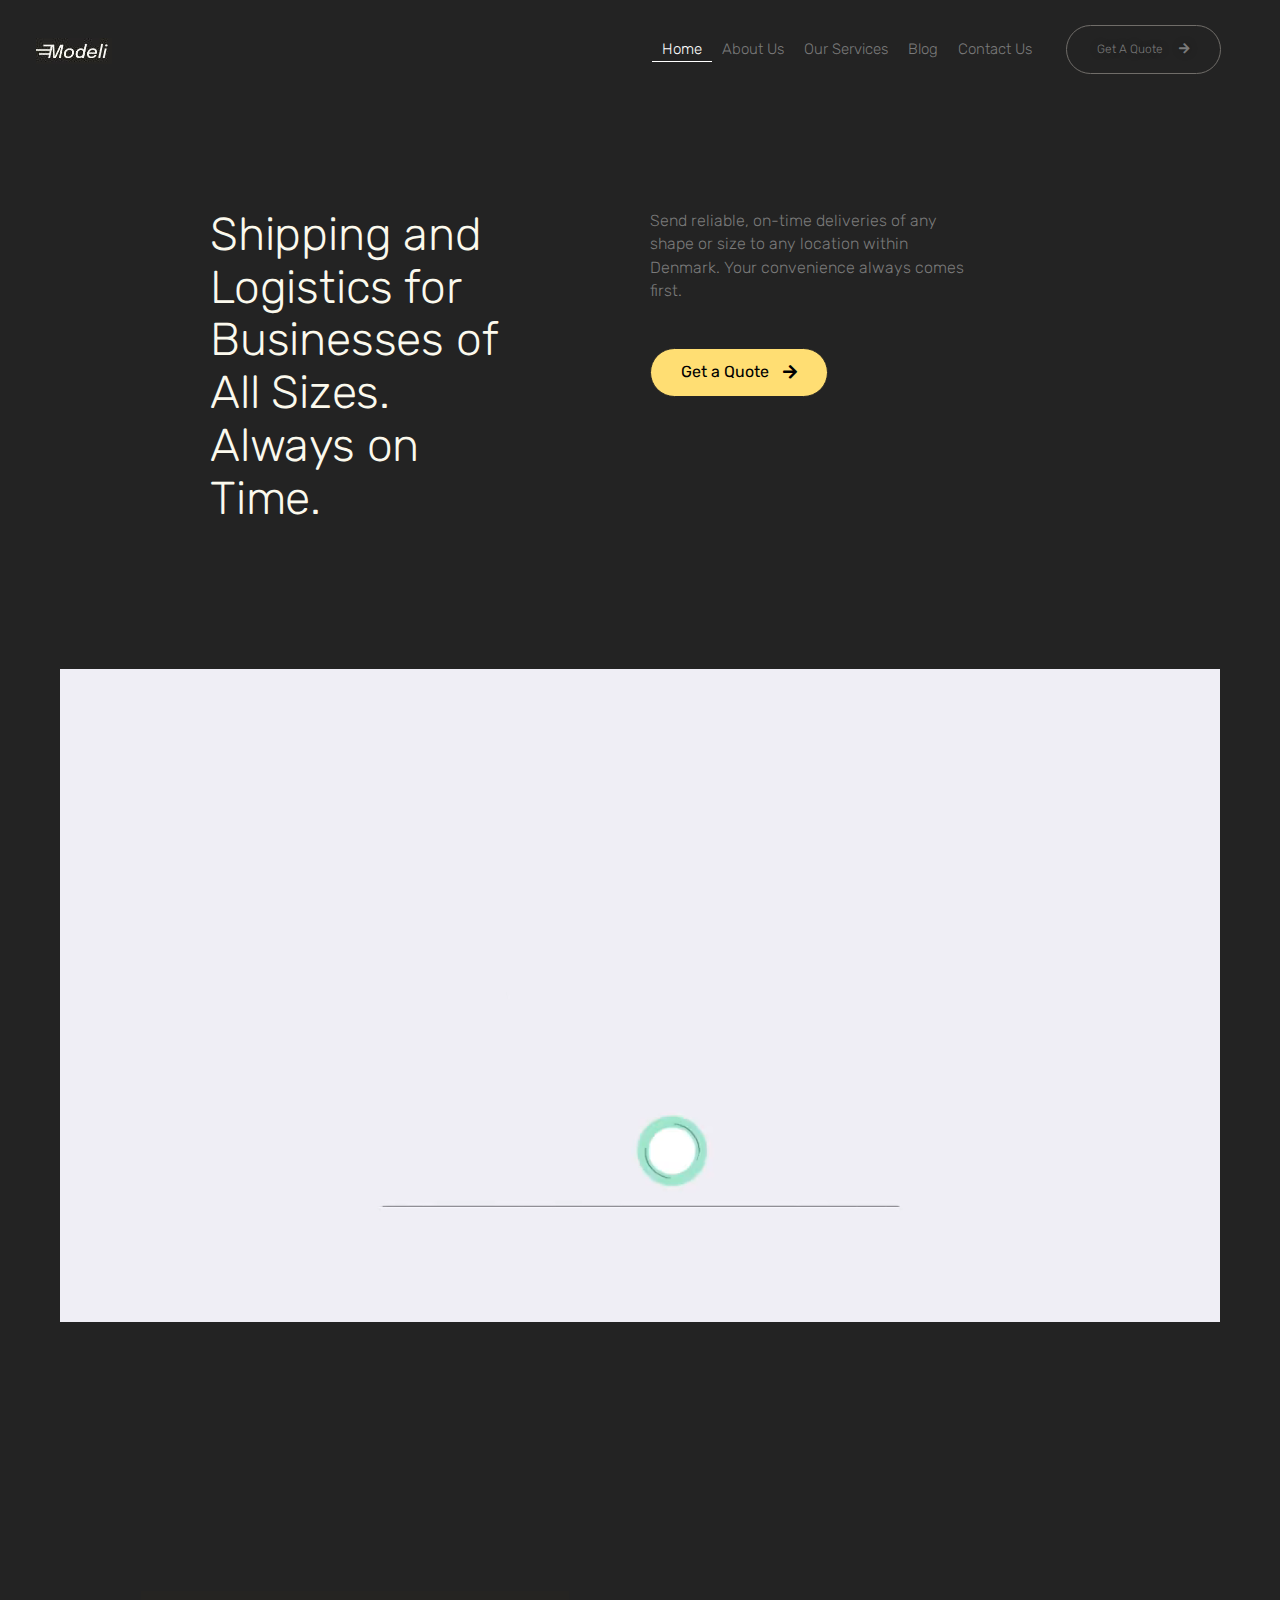
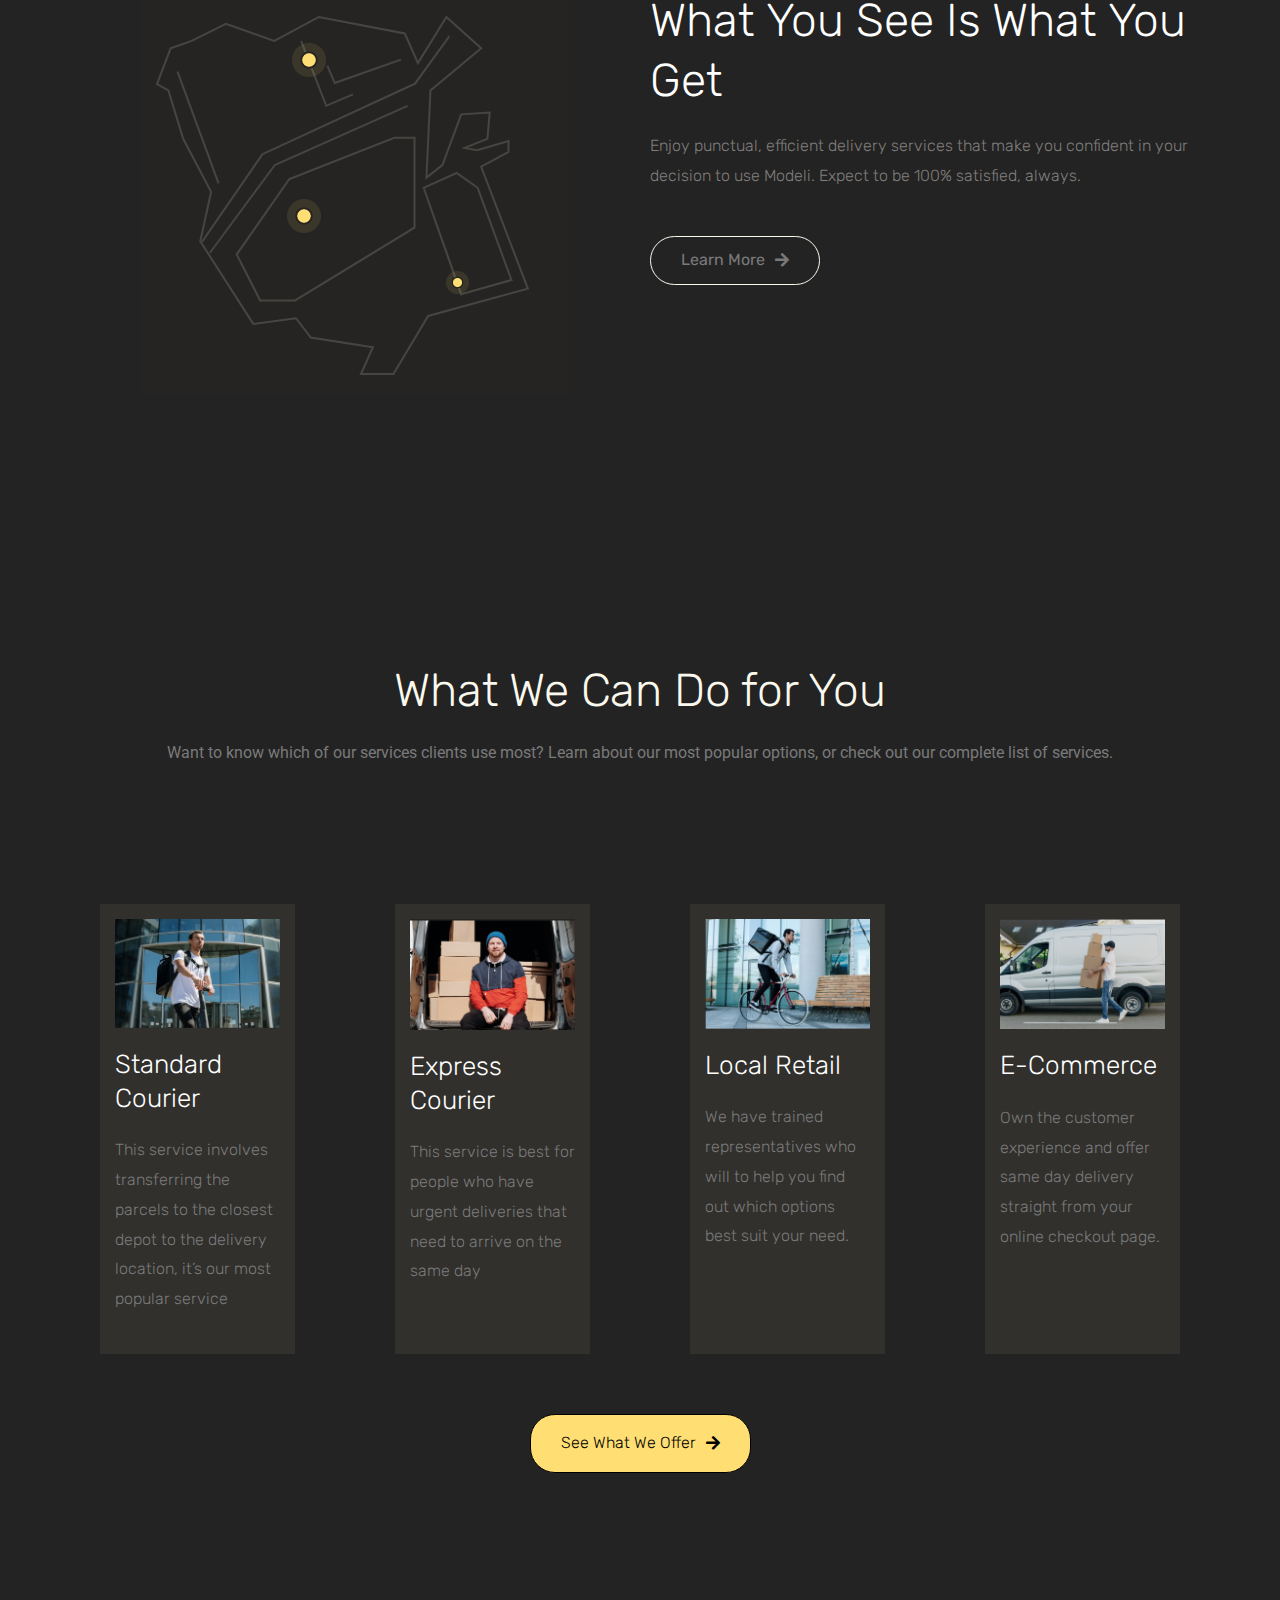
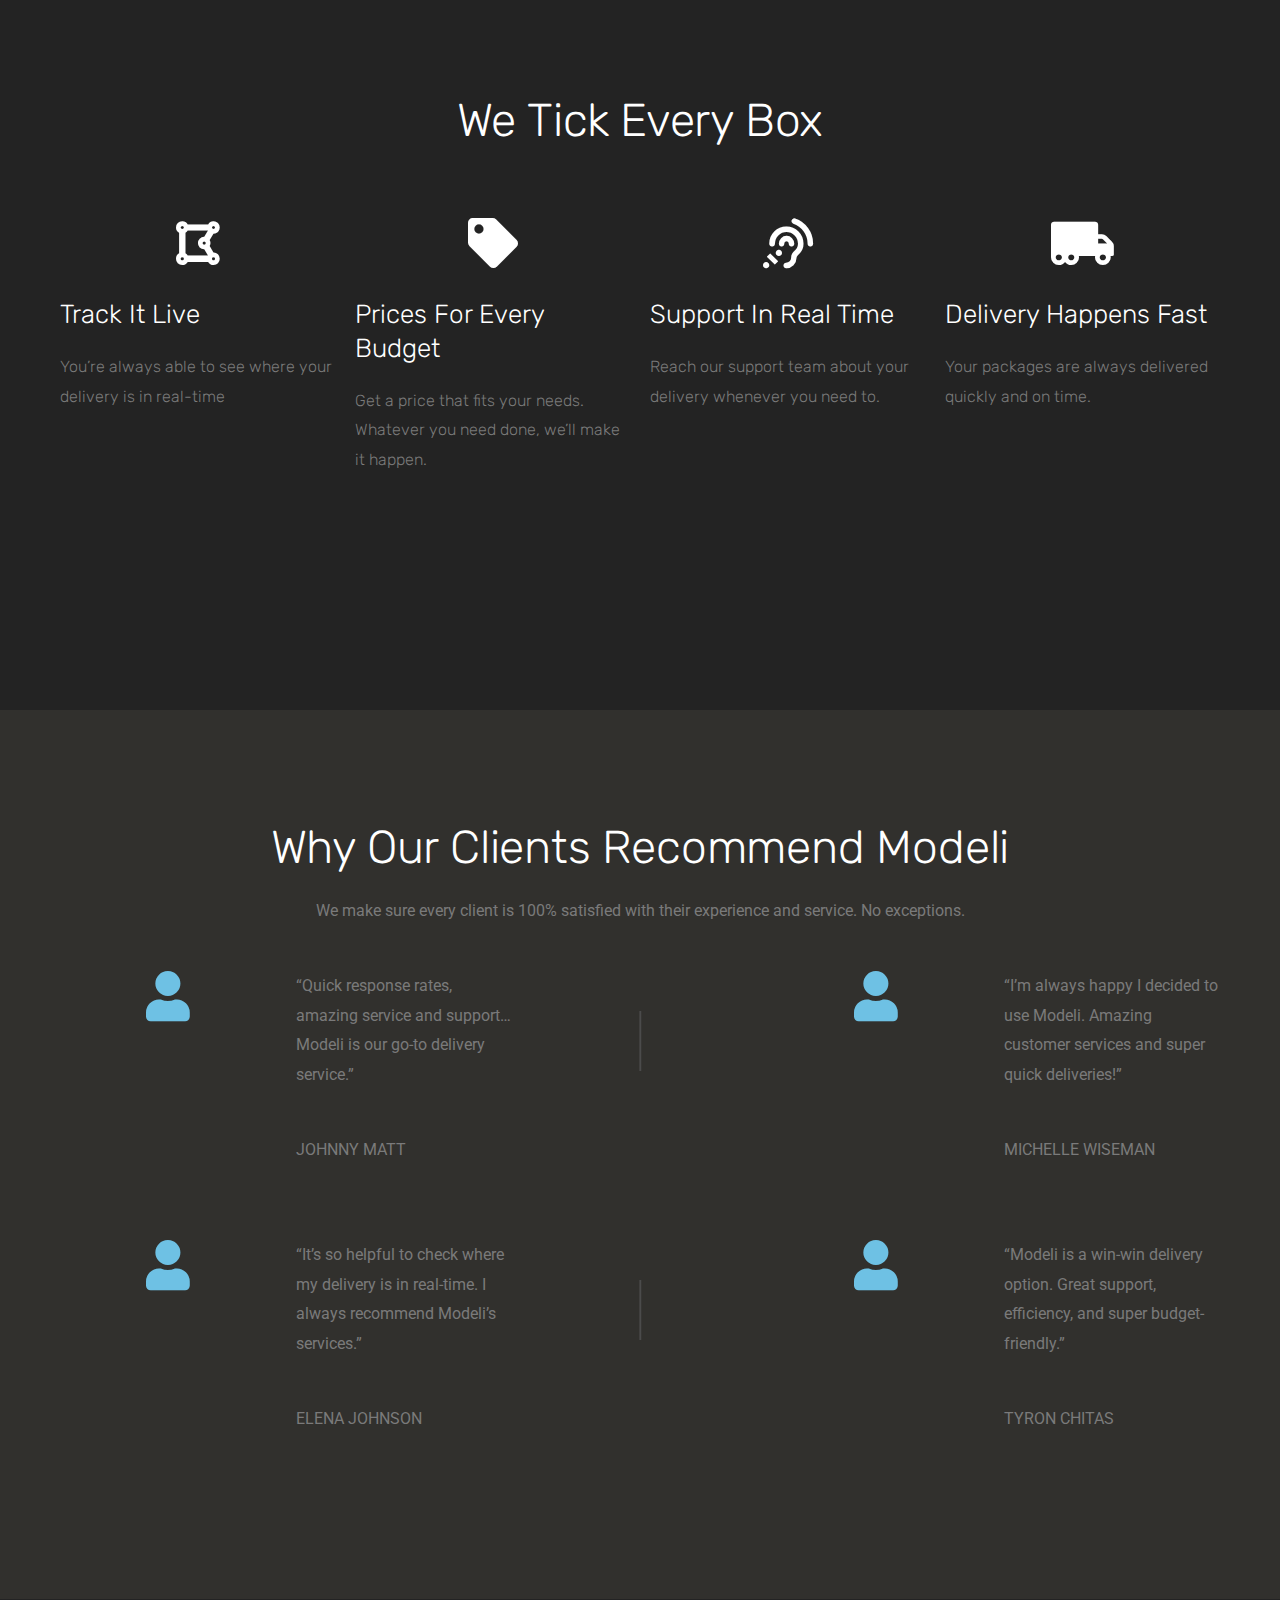
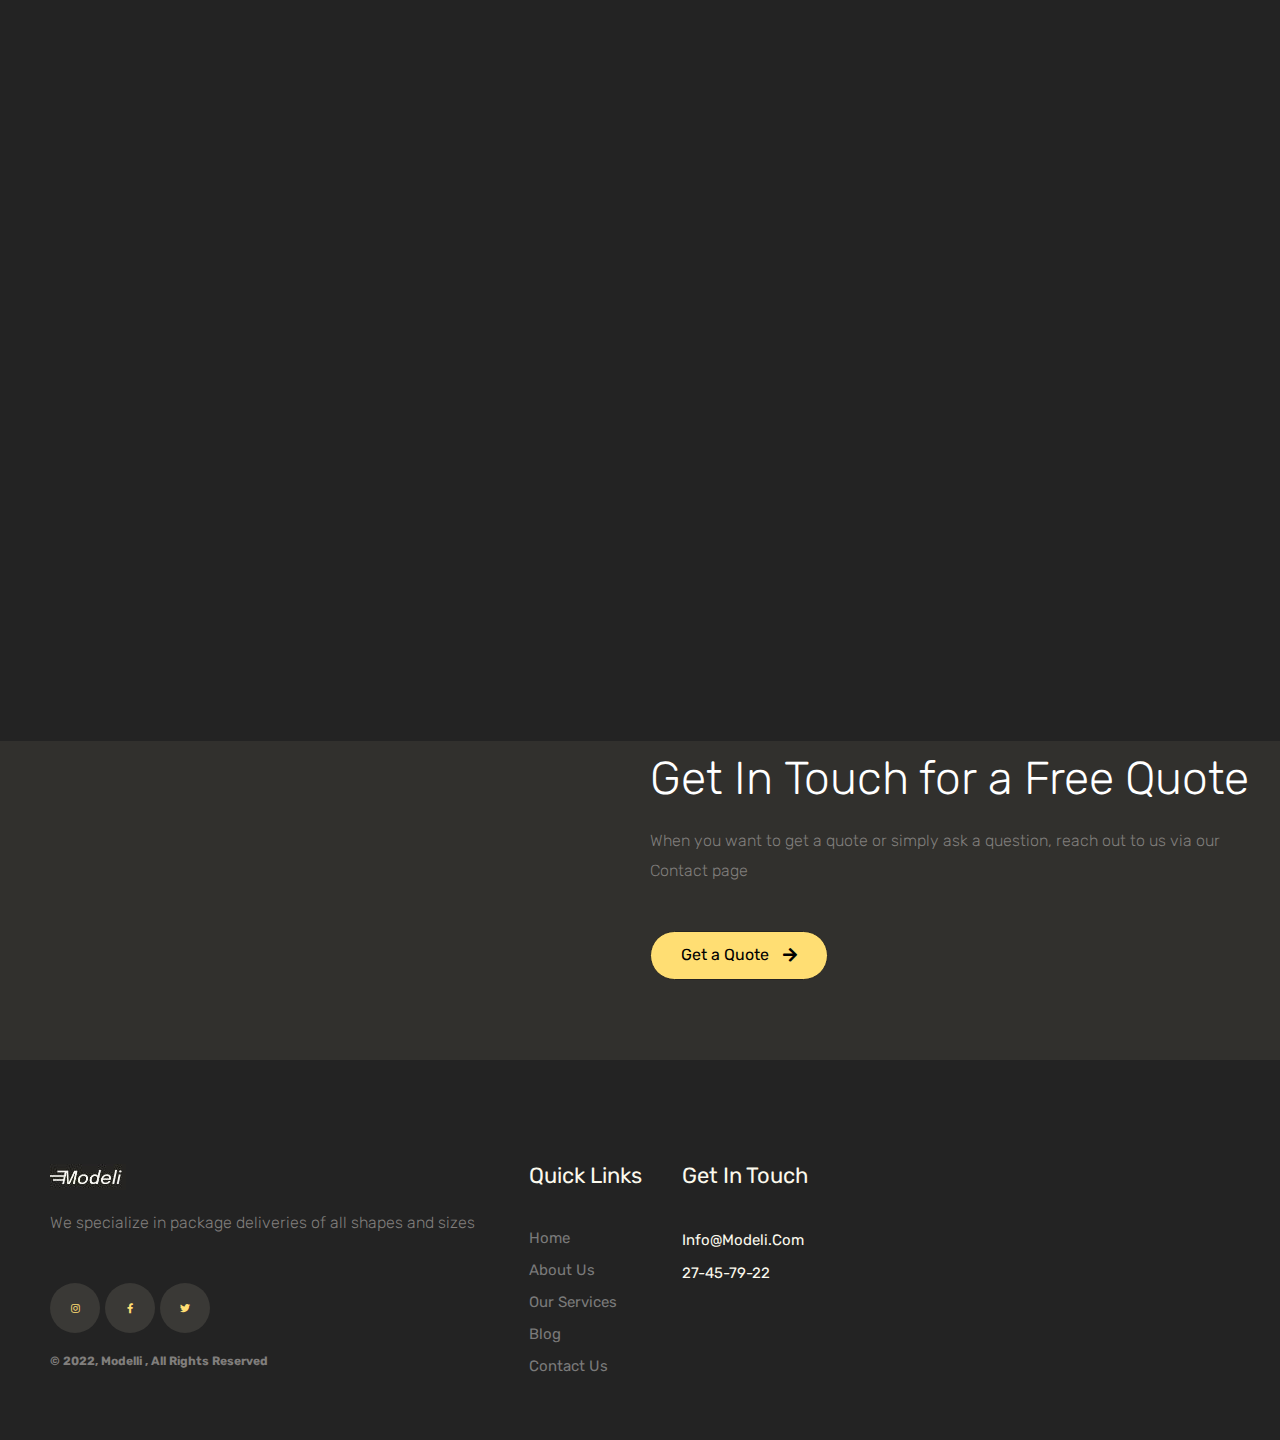
<file: index.html>
<!DOCTYPE html>
<html lang="en-US">
<head>
<meta charset="UTF-8">
<meta name="viewport" content="width=device-width, initial-scale=1">
<link rel="profile" href="https://gmpg.org/xfn/11">

<title>Speed Test</title>
<meta name="robots" content="max-image-preview:large">
<link rel="dns-prefetch" href="//s.w.org">
<link rel="alternate" type="application/rss+xml" title="Speed Test &raquo; Feed" href="https://sakisaksak.github.io/speedtest/feed/">
<link rel="alternate" type="application/rss+xml" title="Speed Test &raquo; Comments Feed" href="https://sakisaksak.github.io/speedtest/comments/feed/">
<script>
window._wpemojiSettings = {"baseUrl":"https:\/\/s.w.org\/images\/core\/emoji\/14.0.0\/72x72\/","ext":".png","svgUrl":"https:\/\/s.w.org\/images\/core\/emoji\/14.0.0\/svg\/","svgExt":".svg","source":{"concatemoji":"https:\/\/sakisaksak.github.io\/speedtest\/wp-includes\/js\/wp-emoji-release.min.js?ver=6.0.1"}};
/*! This file is auto-generated */
!function(e,a,t){var n,r,o,i=a.createElement("canvas"),p=i.getContext&&i.getContext("2d");function s(e,t){var a=String.fromCharCode,e=(p.clearRect(0,0,i.width,i.height),p.fillText(a.apply(this,e),0,0),i.toDataURL());return p.clearRect(0,0,i.width,i.height),p.fillText(a.apply(this,t),0,0),e===i.toDataURL()}function c(e){var t=a.createElement("script");t.src=e,t.defer=t.type="text/javascript",a.getElementsByTagName("head")[0].appendChild(t)}for(o=Array("flag","emoji"),t.supports={everything:!0,everythingExceptFlag:!0},r=0;r<o.length;r++)t.supports[o[r]]=function(e){if(!p||!p.fillText)return!1;switch(p.textBaseline="top",p.font="600 32px Arial",e){case"flag":return s([127987,65039,8205,9895,65039],[127987,65039,8203,9895,65039])?!1:!s([55356,56826,55356,56819],[55356,56826,8203,55356,56819])&&!s([55356,57332,56128,56423,56128,56418,56128,56421,56128,56430,56128,56423,56128,56447],[55356,57332,8203,56128,56423,8203,56128,56418,8203,56128,56421,8203,56128,56430,8203,56128,56423,8203,56128,56447]);case"emoji":return!s([129777,127995,8205,129778,127999],[129777,127995,8203,129778,127999])}return!1}(o[r]),t.supports.everything=t.supports.everything&&t.supports[o[r]],"flag"!==o[r]&&(t.supports.everythingExceptFlag=t.supports.everythingExceptFlag&&t.supports[o[r]]);t.supports.everythingExceptFlag=t.supports.everythingExceptFlag&&!t.supports.flag,t.DOMReady=!1,t.readyCallback=function(){t.DOMReady=!0},t.supports.everything||(n=function(){t.readyCallback()},a.addEventListener?(a.addEventListener("DOMContentLoaded",n,!1),e.addEventListener("load",n,!1)):(e.attachEvent("onload",n),a.attachEvent("onreadystatechange",function(){"complete"===a.readyState&&t.readyCallback()})),(e=t.source||{}).concatemoji?c(e.concatemoji):e.wpemoji&&e.twemoji&&(c(e.twemoji),c(e.wpemoji)))}(window,document,window._wpemojiSettings);
</script>
<style>img.wp-smiley,
img.emoji {
	display: inline !important;
	border: none !important;
	box-shadow: none !important;
	height: 1em !important;
	width: 1em !important;
	margin: 0 0.07em !important;
	vertical-align: -0.1em !important;
	background: none !important;
	padding: 0 !important;
}</style>
	<link rel="stylesheet" id="astra-theme-css-css" href="https://sakisaksak.github.io/speedtest/wp-content/themes/astra/assets/css/minified/main.min.css?ver=3.7.9" media="all">
<style id="astra-theme-css-inline-css">html{font-size:93.75%;}a,.page-title{color:var(--ast-global-color-0);}a:hover,a:focus{color:var(--ast-global-color-1);}body,button,input,select,textarea,.ast-button,.ast-custom-button{font-family:-apple-system,BlinkMacSystemFont,Segoe UI,Roboto,Oxygen-Sans,Ubuntu,Cantarell,Helvetica Neue,sans-serif;font-weight:inherit;font-size:15px;font-size:1rem;}blockquote{color:var(--ast-global-color-3);}.site-title{font-size:35px;font-size:2.3333333333333rem;display:block;}.ast-archive-description .ast-archive-title{font-size:40px;font-size:2.6666666666667rem;}.site-header .site-description{font-size:15px;font-size:1rem;display:none;}.entry-title{font-size:30px;font-size:2rem;}h1,.entry-content h1{font-size:40px;font-size:2.6666666666667rem;}h2,.entry-content h2{font-size:30px;font-size:2rem;}h3,.entry-content h3{font-size:25px;font-size:1.6666666666667rem;}h4,.entry-content h4{font-size:20px;font-size:1.3333333333333rem;}h5,.entry-content h5{font-size:18px;font-size:1.2rem;}h6,.entry-content h6{font-size:15px;font-size:1rem;}.ast-single-post .entry-title,.page-title{font-size:30px;font-size:2rem;}::selection{background-color:var(--ast-global-color-0);color:#ffffff;}body,h1,.entry-title a,.entry-content h1,h2,.entry-content h2,h3,.entry-content h3,h4,.entry-content h4,h5,.entry-content h5,h6,.entry-content h6{color:var(--ast-global-color-3);}.tagcloud a:hover,.tagcloud a:focus,.tagcloud a.current-item{color:#ffffff;border-color:var(--ast-global-color-0);background-color:var(--ast-global-color-0);}input:focus,input[type="text"]:focus,input[type="email"]:focus,input[type="url"]:focus,input[type="password"]:focus,input[type="reset"]:focus,input[type="search"]:focus,textarea:focus{border-color:var(--ast-global-color-0);}input[type="radio"]:checked,input[type=reset],input[type="checkbox"]:checked,input[type="checkbox"]:hover:checked,input[type="checkbox"]:focus:checked,input[type=range]::-webkit-slider-thumb{border-color:var(--ast-global-color-0);background-color:var(--ast-global-color-0);box-shadow:none;}.site-footer a:hover + .post-count,.site-footer a:focus + .post-count{background:var(--ast-global-color-0);border-color:var(--ast-global-color-0);}.single .nav-links .nav-previous,.single .nav-links .nav-next{color:var(--ast-global-color-0);}.entry-meta,.entry-meta *{line-height:1.45;color:var(--ast-global-color-0);}.entry-meta a:hover,.entry-meta a:hover *,.entry-meta a:focus,.entry-meta a:focus *,.page-links > .page-link,.page-links .page-link:hover,.post-navigation a:hover{color:var(--ast-global-color-1);}#cat option,.secondary .calendar_wrap thead a,.secondary .calendar_wrap thead a:visited{color:var(--ast-global-color-0);}.secondary .calendar_wrap #today,.ast-progress-val span{background:var(--ast-global-color-0);}.secondary a:hover + .post-count,.secondary a:focus + .post-count{background:var(--ast-global-color-0);border-color:var(--ast-global-color-0);}.calendar_wrap #today > a{color:#ffffff;}.page-links .page-link,.single .post-navigation a{color:var(--ast-global-color-0);}.ast-archive-title{color:var(--ast-global-color-2);}.widget-title{font-size:21px;font-size:1.4rem;color:var(--ast-global-color-2);}.ast-single-post .entry-content a,.ast-comment-content a:not(.ast-comment-edit-reply-wrap a){text-decoration:underline;}.ast-single-post .wp-block-button .wp-block-button__link,.ast-single-post .elementor-button-wrapper .elementor-button,.ast-single-post .entry-content .uagb-tab a,.ast-single-post .entry-content .uagb-ifb-cta a,.ast-single-post .entry-content .wp-block-uagb-buttons a,.ast-single-post .entry-content .uabb-module-content a,.ast-single-post .entry-content .uagb-post-grid a,.ast-single-post .entry-content .uagb-timeline a,.ast-single-post .entry-content .uagb-toc__wrap a,.ast-single-post .entry-content .uagb-taxomony-box a,.ast-single-post .entry-content .woocommerce a{text-decoration:none;}.ast-logo-title-inline .site-logo-img{padding-right:1em;}.site-logo-img img{ transition:all 0.2s linear;}.ast-page-builder-template .hentry {margin: 0;}.ast-page-builder-template .site-content > .ast-container {max-width: 100%;padding: 0;}.ast-page-builder-template .site-content #primary {padding: 0;margin: 0;}.ast-page-builder-template .no-results {text-align: center;margin: 4em auto;}.ast-page-builder-template .ast-pagination {padding: 2em;}.ast-page-builder-template .entry-header.ast-no-title.ast-no-thumbnail {margin-top: 0;}.ast-page-builder-template .entry-header.ast-header-without-markup {margin-top: 0;margin-bottom: 0;}.ast-page-builder-template .entry-header.ast-no-title.ast-no-meta {margin-bottom: 0;}.ast-page-builder-template.single .post-navigation {padding-bottom: 2em;}.ast-page-builder-template.single-post .site-content > .ast-container {max-width: 100%;}.ast-page-builder-template .entry-header {margin-top: 4em;margin-left: auto;margin-right: auto;padding-left: 20px;padding-right: 20px;}.ast-page-builder-template .ast-archive-description {margin-top: 4em;margin-left: auto;margin-right: auto;padding-left: 20px;padding-right: 20px;}.single.ast-page-builder-template .entry-header {padding-left: 20px;padding-right: 20px;}@media (max-width:921px){#ast-desktop-header{display:none;}}@media (min-width:921px){#ast-mobile-header{display:none;}}.wp-block-buttons.aligncenter{justify-content:center;}@media (min-width:1200px){.wp-block-group .has-background{padding:20px;}}@media (min-width:1200px){.wp-block-cover-image.alignwide .wp-block-cover__inner-container,.wp-block-cover.alignwide .wp-block-cover__inner-container,.wp-block-cover-image.alignfull .wp-block-cover__inner-container,.wp-block-cover.alignfull .wp-block-cover__inner-container{width:100%;}}.ast-plain-container.ast-no-sidebar #primary{margin-top:0;margin-bottom:0;}@media (max-width:921px){.ast-theme-transparent-header #primary,.ast-theme-transparent-header #secondary{padding:0;}}.wp-block-columns{margin-bottom:unset;}.wp-block-image.size-full{margin:2rem 0;}.wp-block-separator.has-background{padding:0;}.wp-block-gallery{margin-bottom:1.6em;}.wp-block-group{padding-top:4em;padding-bottom:4em;}.wp-block-group__inner-container .wp-block-columns:last-child,.wp-block-group__inner-container :last-child,.wp-block-table table{margin-bottom:0;}.blocks-gallery-grid{width:100%;}.wp-block-navigation-link__content{padding:5px 0;}.wp-block-group .wp-block-group .has-text-align-center,.wp-block-group .wp-block-column .has-text-align-center{max-width:100%;}.has-text-align-center{margin:0 auto;}@media (max-width:1200px){.wp-block-group{padding:3em;}.wp-block-group .wp-block-group{padding:1.5em;}.wp-block-columns,.wp-block-column{margin:1rem 0;}}@media (min-width:921px){.wp-block-columns .wp-block-group{padding:2em;}}@media (max-width:544px){.wp-block-cover-image .wp-block-cover__inner-container,.wp-block-cover .wp-block-cover__inner-container{width:unset;}.wp-block-cover,.wp-block-cover-image{padding:2em 0;}.wp-block-group,.wp-block-cover{padding:2em;}.wp-block-media-text__media img,.wp-block-media-text__media video{width:unset;max-width:100%;}.wp-block-media-text.has-background .wp-block-media-text__content{padding:1em;}}@media (max-width:921px){.ast-plain-container.ast-no-sidebar #primary{padding:0;}}@media (min-width:544px){.entry-content .wp-block-media-text.has-media-on-the-right .wp-block-media-text__content{padding:0 8% 0 0;}.entry-content .wp-block-media-text .wp-block-media-text__content{padding:0 0 0 8%;}.ast-plain-container .site-content .entry-content .has-custom-content-position.is-position-bottom-left > *,.ast-plain-container .site-content .entry-content .has-custom-content-position.is-position-bottom-right > *,.ast-plain-container .site-content .entry-content .has-custom-content-position.is-position-top-left > *,.ast-plain-container .site-content .entry-content .has-custom-content-position.is-position-top-right > *,.ast-plain-container .site-content .entry-content .has-custom-content-position.is-position-center-right > *,.ast-plain-container .site-content .entry-content .has-custom-content-position.is-position-center-left > *{margin:0;}}@media (max-width:544px){.entry-content .wp-block-media-text .wp-block-media-text__content{padding:8% 0;}.wp-block-media-text .wp-block-media-text__media img{width:auto;max-width:100%;}}.wp-block-button.is-style-outline .wp-block-button__link{border-color:var(--ast-global-color-0);}.wp-block-button.is-style-outline > .wp-block-button__link:not(.has-text-color),.wp-block-button.wp-block-button__link.is-style-outline:not(.has-text-color){color:var(--ast-global-color-0);}.wp-block-button.is-style-outline .wp-block-button__link:hover,.wp-block-button.is-style-outline .wp-block-button__link:focus{color:#ffffff !important;background-color:var(--ast-global-color-1);border-color:var(--ast-global-color-1);}.post-page-numbers.current .page-link,.ast-pagination .page-numbers.current{color:#ffffff;border-color:var(--ast-global-color-0);background-color:var(--ast-global-color-0);border-radius:2px;}@media (min-width:544px){.entry-content > .alignleft{margin-right:20px;}.entry-content > .alignright{margin-left:20px;}}h1.widget-title{font-weight:inherit;}h2.widget-title{font-weight:inherit;}h3.widget-title{font-weight:inherit;}@media (max-width:921px){.ast-separate-container .ast-article-post,.ast-separate-container .ast-article-single{padding:1.5em 2.14em;}.ast-separate-container #primary,.ast-separate-container #secondary{padding:1.5em 0;}#primary,#secondary{padding:1.5em 0;margin:0;}.ast-left-sidebar #content > .ast-container{display:flex;flex-direction:column-reverse;width:100%;}.ast-author-box img.avatar{margin:20px 0 0 0;}}@media (min-width:922px){.ast-separate-container.ast-right-sidebar #primary,.ast-separate-container.ast-left-sidebar #primary{border:0;}.search-no-results.ast-separate-container #primary{margin-bottom:4em;}}.wp-block-button .wp-block-button__link{color:#ffffff;}.wp-block-button .wp-block-button__link:hover,.wp-block-button .wp-block-button__link:focus{color:#ffffff;background-color:var(--ast-global-color-1);border-color:var(--ast-global-color-1);}.wp-block-button .wp-block-button__link{border-style:solid;border-color:var(--ast-global-color-0);background-color:var(--ast-global-color-0);color:#ffffff;font-family:inherit;font-weight:inherit;line-height:1;border-radius:2px;}.wp-block-buttons .wp-block-button .wp-block-button__link{padding-top:15px;padding-right:30px;padding-bottom:15px;padding-left:30px;}@media (max-width:921px){.wp-block-button .wp-block-button__link{padding-top:14px;padding-right:28px;padding-bottom:14px;padding-left:28px;}}@media (max-width:544px){.wp-block-button .wp-block-button__link{padding-top:12px;padding-right:24px;padding-bottom:12px;padding-left:24px;}}.menu-toggle,button,.ast-button,.ast-custom-button,.button,input#submit,input[type="button"],input[type="submit"],input[type="reset"],form[CLASS*="wp-block-search__"].wp-block-search .wp-block-search__inside-wrapper .wp-block-search__button,body .wp-block-file .wp-block-file__button{border-style:solid;border-top-width:0;border-right-width:0;border-left-width:0;border-bottom-width:0;color:#ffffff;border-color:var(--ast-global-color-0);background-color:var(--ast-global-color-0);border-radius:2px;padding-top:15px;padding-right:30px;padding-bottom:15px;padding-left:30px;font-family:inherit;font-weight:inherit;line-height:1;}button:focus,.menu-toggle:hover,button:hover,.ast-button:hover,.ast-custom-button:hover .button:hover,.ast-custom-button:hover ,input[type=reset]:hover,input[type=reset]:focus,input#submit:hover,input#submit:focus,input[type="button"]:hover,input[type="button"]:focus,input[type="submit"]:hover,input[type="submit"]:focus,form[CLASS*="wp-block-search__"].wp-block-search .wp-block-search__inside-wrapper .wp-block-search__button:hover,form[CLASS*="wp-block-search__"].wp-block-search .wp-block-search__inside-wrapper .wp-block-search__button:focus,body .wp-block-file .wp-block-file__button:hover,body .wp-block-file .wp-block-file__button:focus{color:#ffffff;background-color:var(--ast-global-color-1);border-color:var(--ast-global-color-1);}@media (min-width:544px){.ast-container{max-width:100%;}}@media (max-width:544px){.ast-separate-container .ast-article-post,.ast-separate-container .ast-article-single,.ast-separate-container .comments-title,.ast-separate-container .ast-archive-description{padding:1.5em 1em;}.ast-separate-container #content .ast-container{padding-left:0.54em;padding-right:0.54em;}.ast-separate-container .ast-comment-list li.depth-1{padding:1.5em 1em;margin-bottom:1.5em;}.ast-separate-container .ast-comment-list .bypostauthor{padding:.5em;}.ast-search-menu-icon.ast-dropdown-active .search-field{width:170px;}.menu-toggle,button,.ast-button,.button,input#submit,input[type="button"],input[type="submit"],input[type="reset"]{padding-top:12px;padding-right:24px;padding-bottom:12px;padding-left:24px;}}@media (max-width:921px){.menu-toggle,button,.ast-button,.button,input#submit,input[type="button"],input[type="submit"],input[type="reset"]{padding-top:14px;padding-right:28px;padding-bottom:14px;padding-left:28px;}.ast-mobile-header-stack .main-header-bar .ast-search-menu-icon{display:inline-block;}.ast-header-break-point.ast-header-custom-item-outside .ast-mobile-header-stack .main-header-bar .ast-search-icon{margin:0;}.ast-comment-avatar-wrap img{max-width:2.5em;}.ast-separate-container .ast-comment-list li.depth-1{padding:1.5em 2.14em;}.ast-separate-container .comment-respond{padding:2em 2.14em;}.ast-comment-meta{padding:0 1.8888em 1.3333em;}}.entry-content > .wp-block-group,.entry-content > .wp-block-media-text,.entry-content > .wp-block-cover,.entry-content > .wp-block-columns{max-width:58em;width:calc(100% - 4em);margin-left:auto;margin-right:auto;}.entry-content [class*="__inner-container"] > .alignfull{max-width:100%;margin-left:0;margin-right:0;}.entry-content [class*="__inner-container"] > *:not(.alignwide):not(.alignfull):not(.alignleft):not(.alignright){margin-left:auto;margin-right:auto;}.entry-content [class*="__inner-container"] > *:not(.alignwide):not(p):not(.alignfull):not(.alignleft):not(.alignright):not(.is-style-wide):not(iframe){max-width:50rem;width:100%;}@media (min-width:921px){.entry-content > .wp-block-group.alignwide.has-background,.entry-content > .wp-block-group.alignfull.has-background,.entry-content > .wp-block-cover.alignwide,.entry-content > .wp-block-cover.alignfull,.entry-content > .wp-block-columns.has-background.alignwide,.entry-content > .wp-block-columns.has-background.alignfull{margin-top:0;margin-bottom:0;padding:6em 4em;}.entry-content > .wp-block-columns.has-background{margin-bottom:0;}}@media (min-width:1200px){.entry-content .alignfull p{max-width:1200px;}.entry-content .alignfull{max-width:100%;width:100%;}.ast-page-builder-template .entry-content .alignwide,.entry-content [class*="__inner-container"] > .alignwide{max-width:1200px;margin-left:0;margin-right:0;}.entry-content .alignfull [class*="__inner-container"] > .alignwide{max-width:80rem;}}@media (min-width:545px){.site-main .entry-content > .alignwide{margin:0 auto;}.wp-block-group.has-background,.entry-content > .wp-block-cover,.entry-content > .wp-block-columns.has-background{padding:4em;margin-top:0;margin-bottom:0;}.entry-content .wp-block-media-text.alignfull .wp-block-media-text__content,.entry-content .wp-block-media-text.has-background .wp-block-media-text__content{padding:0 8%;}}@media (max-width:921px){.site-title{display:block;}.ast-archive-description .ast-archive-title{font-size:40px;}.site-header .site-description{display:none;}.entry-title{font-size:30px;}h1,.entry-content h1{font-size:30px;}h2,.entry-content h2{font-size:25px;}h3,.entry-content h3{font-size:20px;}.ast-single-post .entry-title,.page-title{font-size:30px;}}@media (max-width:544px){.site-title{display:block;}.ast-archive-description .ast-archive-title{font-size:40px;}.site-header .site-description{display:none;}.entry-title{font-size:30px;}h1,.entry-content h1{font-size:30px;}h2,.entry-content h2{font-size:25px;}h3,.entry-content h3{font-size:20px;}.ast-single-post .entry-title,.page-title{font-size:30px;}}@media (max-width:921px){html{font-size:85.5%;}}@media (max-width:544px){html{font-size:85.5%;}}@media (min-width:922px){.ast-container{max-width:1240px;}}@media (min-width:922px){.site-content .ast-container{display:flex;}}@media (max-width:921px){.site-content .ast-container{flex-direction:column;}}@media (min-width:922px){.main-header-menu .sub-menu .menu-item.ast-left-align-sub-menu:hover > .sub-menu,.main-header-menu .sub-menu .menu-item.ast-left-align-sub-menu.focus > .sub-menu{margin-left:-0px;}}.wp-block-search {margin-bottom: 20px;}.wp-block-site-tagline {margin-top: 20px;}form.wp-block-search .wp-block-search__input,.wp-block-search.wp-block-search__button-inside .wp-block-search__inside-wrapper,.wp-block-search.wp-block-search__button-inside .wp-block-search__inside-wrapper {border-color: #eaeaea;background: #fafafa;}.wp-block-search.wp-block-search__button-inside .wp-block-search__inside-wrapper .wp-block-search__input:focus,.wp-block-loginout input:focus {outline: thin dotted;}.wp-block-loginout input:focus {border-color: transparent;} form.wp-block-search .wp-block-search__inside-wrapper .wp-block-search__input {padding: 12px;}form.wp-block-search .wp-block-search__button svg {fill: currentColor;width: 20px;height: 20px;}.wp-block-loginout p label {display: block;}.wp-block-loginout p:not(.login-remember):not(.login-submit) input {width: 100%;}.wp-block-loginout .login-remember input {width: 1.1rem;height: 1.1rem;margin: 0 5px 4px 0;vertical-align: middle;}body .wp-block-file .wp-block-file__button {text-decoration: none;}blockquote {padding: 0 1.2em 1.2em;}.wp-block-file {display: flex;align-items: center;flex-wrap: wrap;justify-content: space-between;}.wp-block-pullquote {border: none;}.wp-block-pullquote blockquote::before {content: "\201D";font-family: "Helvetica",sans-serif;display: flex;transform: rotate( 180deg );font-size: 6rem;font-style: normal;line-height: 1;font-weight: bold;align-items: center;justify-content: center;}figure.wp-block-pullquote.is-style-solid-color blockquote {max-width: 100%;text-align: inherit;}ul.wp-block-categories-list.wp-block-categories,ul.wp-block-archives-list.wp-block-archives {list-style-type: none;}.wp-block-button__link {border: 2px solid currentColor;}ul,ol {margin-left: 20px;}figure.alignright figcaption {text-align: right;}:root .has-ast-global-color-0-color{color:var(--ast-global-color-0);}:root .has-ast-global-color-0-background-color{background-color:var(--ast-global-color-0);}:root .wp-block-button .has-ast-global-color-0-color{color:var(--ast-global-color-0);}:root .wp-block-button .has-ast-global-color-0-background-color{background-color:var(--ast-global-color-0);}:root .has-ast-global-color-1-color{color:var(--ast-global-color-1);}:root .has-ast-global-color-1-background-color{background-color:var(--ast-global-color-1);}:root .wp-block-button .has-ast-global-color-1-color{color:var(--ast-global-color-1);}:root .wp-block-button .has-ast-global-color-1-background-color{background-color:var(--ast-global-color-1);}:root .has-ast-global-color-2-color{color:var(--ast-global-color-2);}:root .has-ast-global-color-2-background-color{background-color:var(--ast-global-color-2);}:root .wp-block-button .has-ast-global-color-2-color{color:var(--ast-global-color-2);}:root .wp-block-button .has-ast-global-color-2-background-color{background-color:var(--ast-global-color-2);}:root .has-ast-global-color-3-color{color:var(--ast-global-color-3);}:root .has-ast-global-color-3-background-color{background-color:var(--ast-global-color-3);}:root .wp-block-button .has-ast-global-color-3-color{color:var(--ast-global-color-3);}:root .wp-block-button .has-ast-global-color-3-background-color{background-color:var(--ast-global-color-3);}:root .has-ast-global-color-4-color{color:var(--ast-global-color-4);}:root .has-ast-global-color-4-background-color{background-color:var(--ast-global-color-4);}:root .wp-block-button .has-ast-global-color-4-color{color:var(--ast-global-color-4);}:root .wp-block-button .has-ast-global-color-4-background-color{background-color:var(--ast-global-color-4);}:root .has-ast-global-color-5-color{color:var(--ast-global-color-5);}:root .has-ast-global-color-5-background-color{background-color:var(--ast-global-color-5);}:root .wp-block-button .has-ast-global-color-5-color{color:var(--ast-global-color-5);}:root .wp-block-button .has-ast-global-color-5-background-color{background-color:var(--ast-global-color-5);}:root .has-ast-global-color-6-color{color:var(--ast-global-color-6);}:root .has-ast-global-color-6-background-color{background-color:var(--ast-global-color-6);}:root .wp-block-button .has-ast-global-color-6-color{color:var(--ast-global-color-6);}:root .wp-block-button .has-ast-global-color-6-background-color{background-color:var(--ast-global-color-6);}:root .has-ast-global-color-7-color{color:var(--ast-global-color-7);}:root .has-ast-global-color-7-background-color{background-color:var(--ast-global-color-7);}:root .wp-block-button .has-ast-global-color-7-color{color:var(--ast-global-color-7);}:root .wp-block-button .has-ast-global-color-7-background-color{background-color:var(--ast-global-color-7);}:root .has-ast-global-color-8-color{color:var(--ast-global-color-8);}:root .has-ast-global-color-8-background-color{background-color:var(--ast-global-color-8);}:root .wp-block-button .has-ast-global-color-8-color{color:var(--ast-global-color-8);}:root .wp-block-button .has-ast-global-color-8-background-color{background-color:var(--ast-global-color-8);}:root{--ast-global-color-0:#0170B9;--ast-global-color-1:#3a3a3a;--ast-global-color-2:#3a3a3a;--ast-global-color-3:#4B4F58;--ast-global-color-4:#F5F5F5;--ast-global-color-5:#FFFFFF;--ast-global-color-6:#F2F5F7;--ast-global-color-7:#424242;--ast-global-color-8:#000000;}.ast-breadcrumbs .trail-browse,.ast-breadcrumbs .trail-items,.ast-breadcrumbs .trail-items li{display:inline-block;margin:0;padding:0;border:none;background:inherit;text-indent:0;}.ast-breadcrumbs .trail-browse{font-size:inherit;font-style:inherit;font-weight:inherit;color:inherit;}.ast-breadcrumbs .trail-items{list-style:none;}.trail-items li::after{padding:0 0.3em;content:"\00bb";}.trail-items li:last-of-type::after{display:none;}h1,.entry-content h1,h2,.entry-content h2,h3,.entry-content h3,h4,.entry-content h4,h5,.entry-content h5,h6,.entry-content h6{color:var(--ast-global-color-2);}.entry-title a{color:var(--ast-global-color-2);}@media (max-width:921px){.ast-builder-grid-row-container.ast-builder-grid-row-tablet-3-firstrow .ast-builder-grid-row > *:first-child,.ast-builder-grid-row-container.ast-builder-grid-row-tablet-3-lastrow .ast-builder-grid-row > *:last-child{grid-column:1 / -1;}}@media (max-width:544px){.ast-builder-grid-row-container.ast-builder-grid-row-mobile-3-firstrow .ast-builder-grid-row > *:first-child,.ast-builder-grid-row-container.ast-builder-grid-row-mobile-3-lastrow .ast-builder-grid-row > *:last-child{grid-column:1 / -1;}}.ast-builder-layout-element[data-section="title_tagline"]{display:flex;}@media (max-width:921px){.ast-header-break-point .ast-builder-layout-element[data-section="title_tagline"]{display:flex;}}@media (max-width:544px){.ast-header-break-point .ast-builder-layout-element[data-section="title_tagline"]{display:flex;}}.ast-builder-menu-1{font-family:inherit;font-weight:inherit;}.ast-builder-menu-1 .sub-menu,.ast-builder-menu-1 .inline-on-mobile .sub-menu{border-top-width:2px;border-bottom-width:0px;border-right-width:0px;border-left-width:0px;border-color:var(--ast-global-color-0);border-style:solid;border-radius:0px;}.ast-builder-menu-1 .main-header-menu > .menu-item > .sub-menu,.ast-builder-menu-1 .main-header-menu > .menu-item > .astra-full-megamenu-wrapper{margin-top:0px;}.ast-desktop .ast-builder-menu-1 .main-header-menu > .menu-item > .sub-menu:before,.ast-desktop .ast-builder-menu-1 .main-header-menu > .menu-item > .astra-full-megamenu-wrapper:before{height:calc( 0px + 5px );}.ast-desktop .ast-builder-menu-1 .menu-item .sub-menu .menu-link{border-style:none;}@media (max-width:921px){.ast-header-break-point .ast-builder-menu-1 .menu-item.menu-item-has-children > .ast-menu-toggle{top:0;}.ast-builder-menu-1 .menu-item-has-children > .menu-link:after{content:unset;}}@media (max-width:544px){.ast-header-break-point .ast-builder-menu-1 .menu-item.menu-item-has-children > .ast-menu-toggle{top:0;}}.ast-builder-menu-1{display:flex;}@media (max-width:921px){.ast-header-break-point .ast-builder-menu-1{display:flex;}}@media (max-width:544px){.ast-header-break-point .ast-builder-menu-1{display:flex;}}.site-below-footer-wrap{padding-top:20px;padding-bottom:20px;}.site-below-footer-wrap[data-section="section-below-footer-builder"]{background-color:#eeeeee;;min-height:80px;}.site-below-footer-wrap[data-section="section-below-footer-builder"] .ast-builder-grid-row{max-width:1200px;margin-left:auto;margin-right:auto;}.site-below-footer-wrap[data-section="section-below-footer-builder"] .ast-builder-grid-row,.site-below-footer-wrap[data-section="section-below-footer-builder"] .site-footer-section{align-items:flex-start;}.site-below-footer-wrap[data-section="section-below-footer-builder"].ast-footer-row-inline .site-footer-section{display:flex;margin-bottom:0;}.ast-builder-grid-row-full .ast-builder-grid-row{grid-template-columns:1fr;}@media (max-width:921px){.site-below-footer-wrap[data-section="section-below-footer-builder"].ast-footer-row-tablet-inline .site-footer-section{display:flex;margin-bottom:0;}.site-below-footer-wrap[data-section="section-below-footer-builder"].ast-footer-row-tablet-stack .site-footer-section{display:block;margin-bottom:10px;}.ast-builder-grid-row-container.ast-builder-grid-row-tablet-full .ast-builder-grid-row{grid-template-columns:1fr;}}@media (max-width:544px){.site-below-footer-wrap[data-section="section-below-footer-builder"].ast-footer-row-mobile-inline .site-footer-section{display:flex;margin-bottom:0;}.site-below-footer-wrap[data-section="section-below-footer-builder"].ast-footer-row-mobile-stack .site-footer-section{display:block;margin-bottom:10px;}.ast-builder-grid-row-container.ast-builder-grid-row-mobile-full .ast-builder-grid-row{grid-template-columns:1fr;}}.site-below-footer-wrap[data-section="section-below-footer-builder"]{display:grid;}@media (max-width:921px){.ast-header-break-point .site-below-footer-wrap[data-section="section-below-footer-builder"]{display:grid;}}@media (max-width:544px){.ast-header-break-point .site-below-footer-wrap[data-section="section-below-footer-builder"]{display:grid;}}.ast-footer-copyright{text-align:center;}.ast-footer-copyright {color:var(--ast-global-color-3);}@media (max-width:921px){.ast-footer-copyright{text-align:center;}}@media (max-width:544px){.ast-footer-copyright{text-align:center;}}.ast-footer-copyright.ast-builder-layout-element{display:flex;}@media (max-width:921px){.ast-header-break-point .ast-footer-copyright.ast-builder-layout-element{display:flex;}}@media (max-width:544px){.ast-header-break-point .ast-footer-copyright.ast-builder-layout-element{display:flex;}}.elementor-widget-heading .elementor-heading-title{margin:0;}.elementor-post.elementor-grid-item.hentry{margin-bottom:0;}.woocommerce div.product .elementor-element.elementor-products-grid .related.products ul.products li.product,.elementor-element .elementor-wc-products .woocommerce[class*='columns-'] ul.products li.product{width:auto;margin:0;float:none;}.elementor-toc__list-wrapper{margin:0;}.ast-left-sidebar .elementor-section.elementor-section-stretched,.ast-right-sidebar .elementor-section.elementor-section-stretched{max-width:100%;left:0 !important;}.elementor-template-full-width .ast-container{display:block;}@media (max-width:544px){.elementor-element .elementor-wc-products .woocommerce[class*="columns-"] ul.products li.product{width:auto;margin:0;}.elementor-element .woocommerce .woocommerce-result-count{float:none;}}.ast-header-break-point .main-header-bar{border-bottom-width:1px;}@media (min-width:922px){.main-header-bar{border-bottom-width:1px;}}.main-header-menu .menu-item, #astra-footer-menu .menu-item, .main-header-bar .ast-masthead-custom-menu-items{-js-display:flex;display:flex;-webkit-box-pack:center;-webkit-justify-content:center;-moz-box-pack:center;-ms-flex-pack:center;justify-content:center;-webkit-box-orient:vertical;-webkit-box-direction:normal;-webkit-flex-direction:column;-moz-box-orient:vertical;-moz-box-direction:normal;-ms-flex-direction:column;flex-direction:column;}.main-header-menu > .menu-item > .menu-link, #astra-footer-menu > .menu-item > .menu-link{height:100%;-webkit-box-align:center;-webkit-align-items:center;-moz-box-align:center;-ms-flex-align:center;align-items:center;-js-display:flex;display:flex;}.ast-header-break-point .main-navigation ul .menu-item .menu-link .icon-arrow:first-of-type svg{top:.2em;margin-top:0px;margin-left:0px;width:.65em;transform:translate(0, -2px) rotateZ(270deg);}.ast-mobile-popup-content .ast-submenu-expanded > .ast-menu-toggle{transform:rotateX(180deg);}.ast-separate-container .blog-layout-1, .ast-separate-container .blog-layout-2, .ast-separate-container .blog-layout-3{background-color:transparent;background-image:none;}.ast-separate-container .ast-article-post{background-color:var(--ast-global-color-5);;}@media (max-width:921px){.ast-separate-container .ast-article-post{background-color:var(--ast-global-color-5);;}}@media (max-width:544px){.ast-separate-container .ast-article-post{background-color:var(--ast-global-color-5);;}}.ast-separate-container .ast-article-single:not(.ast-related-post), .ast-separate-container .comments-area .comment-respond,.ast-separate-container .comments-area .ast-comment-list li, .ast-separate-container .ast-woocommerce-container, .ast-separate-container .error-404, .ast-separate-container .no-results, .single.ast-separate-container .ast-author-meta, .ast-separate-container .related-posts-title-wrapper, .ast-separate-container.ast-two-container #secondary .widget,.ast-separate-container .comments-count-wrapper, .ast-box-layout.ast-plain-container .site-content,.ast-padded-layout.ast-plain-container .site-content, .ast-separate-container .comments-area .comments-title{background-color:var(--ast-global-color-5);;}@media (max-width:921px){.ast-separate-container .ast-article-single:not(.ast-related-post), .ast-separate-container .comments-area .comment-respond,.ast-separate-container .comments-area .ast-comment-list li, .ast-separate-container .ast-woocommerce-container, .ast-separate-container .error-404, .ast-separate-container .no-results, .single.ast-separate-container .ast-author-meta, .ast-separate-container .related-posts-title-wrapper, .ast-separate-container.ast-two-container #secondary .widget,.ast-separate-container .comments-count-wrapper, .ast-box-layout.ast-plain-container .site-content,.ast-padded-layout.ast-plain-container .site-content, .ast-separate-container .comments-area .comments-title{background-color:var(--ast-global-color-5);;}}@media (max-width:544px){.ast-separate-container .ast-article-single:not(.ast-related-post), .ast-separate-container .comments-area .comment-respond,.ast-separate-container .comments-area .ast-comment-list li, .ast-separate-container .ast-woocommerce-container, .ast-separate-container .error-404, .ast-separate-container .no-results, .single.ast-separate-container .ast-author-meta, .ast-separate-container .related-posts-title-wrapper, .ast-separate-container.ast-two-container #secondary .widget,.ast-separate-container .comments-count-wrapper, .ast-box-layout.ast-plain-container .site-content,.ast-padded-layout.ast-plain-container .site-content, .ast-separate-container .comments-area .comments-title{background-color:var(--ast-global-color-5);;}}.ast-plain-container, .ast-page-builder-template{background-color:var(--ast-global-color-5);;}@media (max-width:921px){.ast-plain-container, .ast-page-builder-template{background-color:var(--ast-global-color-5);;}}@media (max-width:544px){.ast-plain-container, .ast-page-builder-template{background-color:var(--ast-global-color-5);;}}.ast-mobile-header-content > *,.ast-desktop-header-content > * {padding: 10px 0;height: auto;}.ast-mobile-header-content > *:first-child,.ast-desktop-header-content > *:first-child {padding-top: 10px;}.ast-mobile-header-content > .ast-builder-menu,.ast-desktop-header-content > .ast-builder-menu {padding-top: 0;}.ast-mobile-header-content > *:last-child,.ast-desktop-header-content > *:last-child {padding-bottom: 0;}.ast-mobile-header-content .ast-search-menu-icon.ast-inline-search label,.ast-desktop-header-content .ast-search-menu-icon.ast-inline-search label {width: 100%;}.ast-desktop-header-content .main-header-bar-navigation .ast-submenu-expanded > .ast-menu-toggle::before {transform: rotateX(180deg);}#ast-desktop-header .ast-desktop-header-content,.ast-mobile-header-content .ast-search-icon,.ast-desktop-header-content .ast-search-icon,.ast-mobile-header-wrap .ast-mobile-header-content,.ast-main-header-nav-open.ast-popup-nav-open .ast-mobile-header-wrap .ast-mobile-header-content,.ast-main-header-nav-open.ast-popup-nav-open .ast-desktop-header-content {display: none;}.ast-main-header-nav-open.ast-header-break-point #ast-desktop-header .ast-desktop-header-content,.ast-main-header-nav-open.ast-header-break-point .ast-mobile-header-wrap .ast-mobile-header-content {display: block;}.ast-desktop .ast-desktop-header-content .astra-menu-animation-slide-up > .menu-item > .sub-menu,.ast-desktop .ast-desktop-header-content .astra-menu-animation-slide-up > .menu-item .menu-item > .sub-menu,.ast-desktop .ast-desktop-header-content .astra-menu-animation-slide-down > .menu-item > .sub-menu,.ast-desktop .ast-desktop-header-content .astra-menu-animation-slide-down > .menu-item .menu-item > .sub-menu,.ast-desktop .ast-desktop-header-content .astra-menu-animation-fade > .menu-item > .sub-menu,.ast-desktop .ast-desktop-header-content .astra-menu-animation-fade > .menu-item .menu-item > .sub-menu {opacity: 1;visibility: visible;}.ast-hfb-header.ast-default-menu-enable.ast-header-break-point .ast-mobile-header-wrap .ast-mobile-header-content .main-header-bar-navigation {width: unset;margin: unset;}.ast-mobile-header-content.content-align-flex-end .main-header-bar-navigation .menu-item-has-children > .ast-menu-toggle,.ast-desktop-header-content.content-align-flex-end .main-header-bar-navigation .menu-item-has-children > .ast-menu-toggle {left: calc( 20px - 0.907em);}.ast-mobile-header-content .ast-search-menu-icon,.ast-mobile-header-content .ast-search-menu-icon.slide-search,.ast-desktop-header-content .ast-search-menu-icon,.ast-desktop-header-content .ast-search-menu-icon.slide-search {width: 100%;position: relative;display: block;right: auto;transform: none;}.ast-mobile-header-content .ast-search-menu-icon.slide-search .search-form,.ast-mobile-header-content .ast-search-menu-icon .search-form,.ast-desktop-header-content .ast-search-menu-icon.slide-search .search-form,.ast-desktop-header-content .ast-search-menu-icon .search-form {right: 0;visibility: visible;opacity: 1;position: relative;top: auto;transform: none;padding: 0;display: block;overflow: hidden;}.ast-mobile-header-content .ast-search-menu-icon.ast-inline-search .search-field,.ast-mobile-header-content .ast-search-menu-icon .search-field,.ast-desktop-header-content .ast-search-menu-icon.ast-inline-search .search-field,.ast-desktop-header-content .ast-search-menu-icon .search-field {width: 100%;padding-right: 5.5em;}.ast-mobile-header-content .ast-search-menu-icon .search-submit,.ast-desktop-header-content .ast-search-menu-icon .search-submit {display: block;position: absolute;height: 100%;top: 0;right: 0;padding: 0 1em;border-radius: 0;}.ast-hfb-header.ast-default-menu-enable.ast-header-break-point .ast-mobile-header-wrap .ast-mobile-header-content .main-header-bar-navigation ul .sub-menu .menu-link {padding-left: 30px;}.ast-hfb-header.ast-default-menu-enable.ast-header-break-point .ast-mobile-header-wrap .ast-mobile-header-content .main-header-bar-navigation .sub-menu .menu-item .menu-item .menu-link {padding-left: 40px;}.ast-mobile-popup-drawer.active .ast-mobile-popup-inner{background-color:#ffffff;;}.ast-mobile-header-wrap .ast-mobile-header-content, .ast-desktop-header-content{background-color:#ffffff;;}.ast-mobile-popup-content > *, .ast-mobile-header-content > *, .ast-desktop-popup-content > *, .ast-desktop-header-content > *{padding-top:0px;padding-bottom:0px;}.content-align-flex-start .ast-builder-layout-element{justify-content:flex-start;}.content-align-flex-start .main-header-menu{text-align:left;}.ast-mobile-popup-drawer.active .menu-toggle-close{color:#3a3a3a;}.ast-mobile-header-wrap .ast-primary-header-bar,.ast-primary-header-bar .site-primary-header-wrap{min-height:70px;}.ast-desktop .ast-primary-header-bar .main-header-menu > .menu-item{line-height:70px;}@media (max-width:921px){#masthead .ast-mobile-header-wrap .ast-primary-header-bar,#masthead .ast-mobile-header-wrap .ast-below-header-bar{padding-left:20px;padding-right:20px;}}.ast-header-break-point .ast-primary-header-bar{border-bottom-width:1px;border-bottom-color:#eaeaea;border-bottom-style:solid;}@media (min-width:922px){.ast-primary-header-bar{border-bottom-width:1px;border-bottom-color:#eaeaea;border-bottom-style:solid;}}.ast-primary-header-bar{background-color:#ffffff;;}.ast-primary-header-bar{display:block;}@media (max-width:921px){.ast-header-break-point .ast-primary-header-bar{display:grid;}}@media (max-width:544px){.ast-header-break-point .ast-primary-header-bar{display:grid;}}[data-section="section-header-mobile-trigger"] .ast-button-wrap .ast-mobile-menu-trigger-minimal{color:var(--ast-global-color-0);border:none;background:transparent;}[data-section="section-header-mobile-trigger"] .ast-button-wrap .mobile-menu-toggle-icon .ast-mobile-svg{width:20px;height:20px;fill:var(--ast-global-color-0);}[data-section="section-header-mobile-trigger"] .ast-button-wrap .mobile-menu-wrap .mobile-menu{color:var(--ast-global-color-0);}.ast-builder-menu-mobile .main-navigation .menu-item > .menu-link{font-family:inherit;font-weight:inherit;}.ast-builder-menu-mobile .main-navigation .menu-item.menu-item-has-children > .ast-menu-toggle{top:0;}.ast-builder-menu-mobile .main-navigation .menu-item-has-children > .menu-link:after{content:unset;}.ast-hfb-header .ast-builder-menu-mobile .main-header-menu, .ast-hfb-header .ast-builder-menu-mobile .main-navigation .menu-item .menu-link, .ast-hfb-header .ast-builder-menu-mobile .main-navigation .menu-item .sub-menu .menu-link{border-style:none;}.ast-builder-menu-mobile .main-navigation .menu-item.menu-item-has-children > .ast-menu-toggle{top:0;}@media (max-width:921px){.ast-builder-menu-mobile .main-navigation .menu-item.menu-item-has-children > .ast-menu-toggle{top:0;}.ast-builder-menu-mobile .main-navigation .menu-item-has-children > .menu-link:after{content:unset;}}@media (max-width:544px){.ast-builder-menu-mobile .main-navigation .menu-item.menu-item-has-children > .ast-menu-toggle{top:0;}}.ast-builder-menu-mobile .main-navigation{display:block;}@media (max-width:921px){.ast-header-break-point .ast-builder-menu-mobile .main-navigation{display:block;}}@media (max-width:544px){.ast-header-break-point .ast-builder-menu-mobile .main-navigation{display:block;}}:root{--e-global-color-astglobalcolor0:#0170B9;--e-global-color-astglobalcolor1:#3a3a3a;--e-global-color-astglobalcolor2:#3a3a3a;--e-global-color-astglobalcolor3:#4B4F58;--e-global-color-astglobalcolor4:#F5F5F5;--e-global-color-astglobalcolor5:#FFFFFF;--e-global-color-astglobalcolor6:#F2F5F7;--e-global-color-astglobalcolor7:#424242;--e-global-color-astglobalcolor8:#000000;}</style>
<link rel="stylesheet" id="wp-block-library-css" href="https://sakisaksak.github.io/speedtest/wp-includes/css/dist/block-library/style.min.css?ver=6.0.1" media="all">
<style id="global-styles-inline-css">body{--wp--preset--color--black: #000000;--wp--preset--color--cyan-bluish-gray: #abb8c3;--wp--preset--color--white: #ffffff;--wp--preset--color--pale-pink: #f78da7;--wp--preset--color--vivid-red: #cf2e2e;--wp--preset--color--luminous-vivid-orange: #ff6900;--wp--preset--color--luminous-vivid-amber: #fcb900;--wp--preset--color--light-green-cyan: #7bdcb5;--wp--preset--color--vivid-green-cyan: #00d084;--wp--preset--color--pale-cyan-blue: #8ed1fc;--wp--preset--color--vivid-cyan-blue: #0693e3;--wp--preset--color--vivid-purple: #9b51e0;--wp--preset--color--ast-global-color-0: var(--ast-global-color-0);--wp--preset--color--ast-global-color-1: var(--ast-global-color-1);--wp--preset--color--ast-global-color-2: var(--ast-global-color-2);--wp--preset--color--ast-global-color-3: var(--ast-global-color-3);--wp--preset--color--ast-global-color-4: var(--ast-global-color-4);--wp--preset--color--ast-global-color-5: var(--ast-global-color-5);--wp--preset--color--ast-global-color-6: var(--ast-global-color-6);--wp--preset--color--ast-global-color-7: var(--ast-global-color-7);--wp--preset--color--ast-global-color-8: var(--ast-global-color-8);--wp--preset--gradient--vivid-cyan-blue-to-vivid-purple: linear-gradient(135deg,rgba(6,147,227,1) 0%,rgb(155,81,224) 100%);--wp--preset--gradient--light-green-cyan-to-vivid-green-cyan: linear-gradient(135deg,rgb(122,220,180) 0%,rgb(0,208,130) 100%);--wp--preset--gradient--luminous-vivid-amber-to-luminous-vivid-orange: linear-gradient(135deg,rgba(252,185,0,1) 0%,rgba(255,105,0,1) 100%);--wp--preset--gradient--luminous-vivid-orange-to-vivid-red: linear-gradient(135deg,rgba(255,105,0,1) 0%,rgb(207,46,46) 100%);--wp--preset--gradient--very-light-gray-to-cyan-bluish-gray: linear-gradient(135deg,rgb(238,238,238) 0%,rgb(169,184,195) 100%);--wp--preset--gradient--cool-to-warm-spectrum: linear-gradient(135deg,rgb(74,234,220) 0%,rgb(151,120,209) 20%,rgb(207,42,186) 40%,rgb(238,44,130) 60%,rgb(251,105,98) 80%,rgb(254,248,76) 100%);--wp--preset--gradient--blush-light-purple: linear-gradient(135deg,rgb(255,206,236) 0%,rgb(152,150,240) 100%);--wp--preset--gradient--blush-bordeaux: linear-gradient(135deg,rgb(254,205,165) 0%,rgb(254,45,45) 50%,rgb(107,0,62) 100%);--wp--preset--gradient--luminous-dusk: linear-gradient(135deg,rgb(255,203,112) 0%,rgb(199,81,192) 50%,rgb(65,88,208) 100%);--wp--preset--gradient--pale-ocean: linear-gradient(135deg,rgb(255,245,203) 0%,rgb(182,227,212) 50%,rgb(51,167,181) 100%);--wp--preset--gradient--electric-grass: linear-gradient(135deg,rgb(202,248,128) 0%,rgb(113,206,126) 100%);--wp--preset--gradient--midnight: linear-gradient(135deg,rgb(2,3,129) 0%,rgb(40,116,252) 100%);--wp--preset--duotone--dark-grayscale: url('#wp-duotone-dark-grayscale');--wp--preset--duotone--grayscale: url('#wp-duotone-grayscale');--wp--preset--duotone--purple-yellow: url('#wp-duotone-purple-yellow');--wp--preset--duotone--blue-red: url('#wp-duotone-blue-red');--wp--preset--duotone--midnight: url('#wp-duotone-midnight');--wp--preset--duotone--magenta-yellow: url('#wp-duotone-magenta-yellow');--wp--preset--duotone--purple-green: url('#wp-duotone-purple-green');--wp--preset--duotone--blue-orange: url('#wp-duotone-blue-orange');--wp--preset--font-size--small: 13px;--wp--preset--font-size--medium: 20px;--wp--preset--font-size--large: 36px;--wp--preset--font-size--x-large: 42px;}body { margin: 0; }.wp-site-blocks > .alignleft { float: left; margin-right: 2em; }.wp-site-blocks > .alignright { float: right; margin-left: 2em; }.wp-site-blocks > .aligncenter { justify-content: center; margin-left: auto; margin-right: auto; }.has-black-color{color: var(--wp--preset--color--black) !important;}.has-cyan-bluish-gray-color{color: var(--wp--preset--color--cyan-bluish-gray) !important;}.has-white-color{color: var(--wp--preset--color--white) !important;}.has-pale-pink-color{color: var(--wp--preset--color--pale-pink) !important;}.has-vivid-red-color{color: var(--wp--preset--color--vivid-red) !important;}.has-luminous-vivid-orange-color{color: var(--wp--preset--color--luminous-vivid-orange) !important;}.has-luminous-vivid-amber-color{color: var(--wp--preset--color--luminous-vivid-amber) !important;}.has-light-green-cyan-color{color: var(--wp--preset--color--light-green-cyan) !important;}.has-vivid-green-cyan-color{color: var(--wp--preset--color--vivid-green-cyan) !important;}.has-pale-cyan-blue-color{color: var(--wp--preset--color--pale-cyan-blue) !important;}.has-vivid-cyan-blue-color{color: var(--wp--preset--color--vivid-cyan-blue) !important;}.has-vivid-purple-color{color: var(--wp--preset--color--vivid-purple) !important;}.has-ast-global-color-0-color{color: var(--wp--preset--color--ast-global-color-0) !important;}.has-ast-global-color-1-color{color: var(--wp--preset--color--ast-global-color-1) !important;}.has-ast-global-color-2-color{color: var(--wp--preset--color--ast-global-color-2) !important;}.has-ast-global-color-3-color{color: var(--wp--preset--color--ast-global-color-3) !important;}.has-ast-global-color-4-color{color: var(--wp--preset--color--ast-global-color-4) !important;}.has-ast-global-color-5-color{color: var(--wp--preset--color--ast-global-color-5) !important;}.has-ast-global-color-6-color{color: var(--wp--preset--color--ast-global-color-6) !important;}.has-ast-global-color-7-color{color: var(--wp--preset--color--ast-global-color-7) !important;}.has-ast-global-color-8-color{color: var(--wp--preset--color--ast-global-color-8) !important;}.has-black-background-color{background-color: var(--wp--preset--color--black) !important;}.has-cyan-bluish-gray-background-color{background-color: var(--wp--preset--color--cyan-bluish-gray) !important;}.has-white-background-color{background-color: var(--wp--preset--color--white) !important;}.has-pale-pink-background-color{background-color: var(--wp--preset--color--pale-pink) !important;}.has-vivid-red-background-color{background-color: var(--wp--preset--color--vivid-red) !important;}.has-luminous-vivid-orange-background-color{background-color: var(--wp--preset--color--luminous-vivid-orange) !important;}.has-luminous-vivid-amber-background-color{background-color: var(--wp--preset--color--luminous-vivid-amber) !important;}.has-light-green-cyan-background-color{background-color: var(--wp--preset--color--light-green-cyan) !important;}.has-vivid-green-cyan-background-color{background-color: var(--wp--preset--color--vivid-green-cyan) !important;}.has-pale-cyan-blue-background-color{background-color: var(--wp--preset--color--pale-cyan-blue) !important;}.has-vivid-cyan-blue-background-color{background-color: var(--wp--preset--color--vivid-cyan-blue) !important;}.has-vivid-purple-background-color{background-color: var(--wp--preset--color--vivid-purple) !important;}.has-ast-global-color-0-background-color{background-color: var(--wp--preset--color--ast-global-color-0) !important;}.has-ast-global-color-1-background-color{background-color: var(--wp--preset--color--ast-global-color-1) !important;}.has-ast-global-color-2-background-color{background-color: var(--wp--preset--color--ast-global-color-2) !important;}.has-ast-global-color-3-background-color{background-color: var(--wp--preset--color--ast-global-color-3) !important;}.has-ast-global-color-4-background-color{background-color: var(--wp--preset--color--ast-global-color-4) !important;}.has-ast-global-color-5-background-color{background-color: var(--wp--preset--color--ast-global-color-5) !important;}.has-ast-global-color-6-background-color{background-color: var(--wp--preset--color--ast-global-color-6) !important;}.has-ast-global-color-7-background-color{background-color: var(--wp--preset--color--ast-global-color-7) !important;}.has-ast-global-color-8-background-color{background-color: var(--wp--preset--color--ast-global-color-8) !important;}.has-black-border-color{border-color: var(--wp--preset--color--black) !important;}.has-cyan-bluish-gray-border-color{border-color: var(--wp--preset--color--cyan-bluish-gray) !important;}.has-white-border-color{border-color: var(--wp--preset--color--white) !important;}.has-pale-pink-border-color{border-color: var(--wp--preset--color--pale-pink) !important;}.has-vivid-red-border-color{border-color: var(--wp--preset--color--vivid-red) !important;}.has-luminous-vivid-orange-border-color{border-color: var(--wp--preset--color--luminous-vivid-orange) !important;}.has-luminous-vivid-amber-border-color{border-color: var(--wp--preset--color--luminous-vivid-amber) !important;}.has-light-green-cyan-border-color{border-color: var(--wp--preset--color--light-green-cyan) !important;}.has-vivid-green-cyan-border-color{border-color: var(--wp--preset--color--vivid-green-cyan) !important;}.has-pale-cyan-blue-border-color{border-color: var(--wp--preset--color--pale-cyan-blue) !important;}.has-vivid-cyan-blue-border-color{border-color: var(--wp--preset--color--vivid-cyan-blue) !important;}.has-vivid-purple-border-color{border-color: var(--wp--preset--color--vivid-purple) !important;}.has-ast-global-color-0-border-color{border-color: var(--wp--preset--color--ast-global-color-0) !important;}.has-ast-global-color-1-border-color{border-color: var(--wp--preset--color--ast-global-color-1) !important;}.has-ast-global-color-2-border-color{border-color: var(--wp--preset--color--ast-global-color-2) !important;}.has-ast-global-color-3-border-color{border-color: var(--wp--preset--color--ast-global-color-3) !important;}.has-ast-global-color-4-border-color{border-color: var(--wp--preset--color--ast-global-color-4) !important;}.has-ast-global-color-5-border-color{border-color: var(--wp--preset--color--ast-global-color-5) !important;}.has-ast-global-color-6-border-color{border-color: var(--wp--preset--color--ast-global-color-6) !important;}.has-ast-global-color-7-border-color{border-color: var(--wp--preset--color--ast-global-color-7) !important;}.has-ast-global-color-8-border-color{border-color: var(--wp--preset--color--ast-global-color-8) !important;}.has-vivid-cyan-blue-to-vivid-purple-gradient-background{background: var(--wp--preset--gradient--vivid-cyan-blue-to-vivid-purple) !important;}.has-light-green-cyan-to-vivid-green-cyan-gradient-background{background: var(--wp--preset--gradient--light-green-cyan-to-vivid-green-cyan) !important;}.has-luminous-vivid-amber-to-luminous-vivid-orange-gradient-background{background: var(--wp--preset--gradient--luminous-vivid-amber-to-luminous-vivid-orange) !important;}.has-luminous-vivid-orange-to-vivid-red-gradient-background{background: var(--wp--preset--gradient--luminous-vivid-orange-to-vivid-red) !important;}.has-very-light-gray-to-cyan-bluish-gray-gradient-background{background: var(--wp--preset--gradient--very-light-gray-to-cyan-bluish-gray) !important;}.has-cool-to-warm-spectrum-gradient-background{background: var(--wp--preset--gradient--cool-to-warm-spectrum) !important;}.has-blush-light-purple-gradient-background{background: var(--wp--preset--gradient--blush-light-purple) !important;}.has-blush-bordeaux-gradient-background{background: var(--wp--preset--gradient--blush-bordeaux) !important;}.has-luminous-dusk-gradient-background{background: var(--wp--preset--gradient--luminous-dusk) !important;}.has-pale-ocean-gradient-background{background: var(--wp--preset--gradient--pale-ocean) !important;}.has-electric-grass-gradient-background{background: var(--wp--preset--gradient--electric-grass) !important;}.has-midnight-gradient-background{background: var(--wp--preset--gradient--midnight) !important;}.has-small-font-size{font-size: var(--wp--preset--font-size--small) !important;}.has-medium-font-size{font-size: var(--wp--preset--font-size--medium) !important;}.has-large-font-size{font-size: var(--wp--preset--font-size--large) !important;}.has-x-large-font-size{font-size: var(--wp--preset--font-size--x-large) !important;}</style>
<link rel="stylesheet" id=" add_google_fonts -css" href="https://sakisaksak.github.io/speedtest%20https://fonts.googleapis.com/css?family=Open+Sans%3A300%2C400&#038;ver=6.0.1" media="all">
<link rel="stylesheet" id="elementor-icons-css" href="https://sakisaksak.github.io/speedtest/wp-content/plugins/elementor/assets/lib/eicons/css/elementor-icons.min.css?ver=5.15.0" media="all">
<link rel="stylesheet" id="elementor-frontend-css" href="https://sakisaksak.github.io/speedtest/wp-content/plugins/elementor/assets/css/frontend-lite.min.css?ver=3.6.3" media="all">
<link rel="stylesheet" id="elementor-post-5-css" href="https://sakisaksak.github.io/speedtest/wp-content/uploads/elementor/css/post-5.css?ver=1660281693" media="all">
<link rel="stylesheet" id="elementor-pro-css" href="https://sakisaksak.github.io/speedtest/wp-content/plugins/elementor-pro/assets/css/frontend-lite.min.css?ver=3.4.1" media="all">
<link rel="stylesheet" id="elementor-global-css" href="https://sakisaksak.github.io/speedtest/wp-content/uploads/elementor/css/global.css?ver=1660281693" media="all">
<link rel="stylesheet" id="elementor-post-6-css" href="https://sakisaksak.github.io/speedtest/wp-content/uploads/elementor/css/post-6.css?ver=1660281694" media="all">
<link rel="stylesheet" id="elementor-post-12-css" href="https://sakisaksak.github.io/speedtest/wp-content/uploads/elementor/css/post-12.css?ver=1660281694" media="all">
<link rel="stylesheet" id="elementor-post-55-css" href="https://sakisaksak.github.io/speedtest/wp-content/uploads/elementor/css/post-55.css?ver=1660281694" media="all">
<link rel="stylesheet" id="google-fonts-1-css" href="https://fonts.googleapis.com/css?family=Roboto%3A100%2C100italic%2C200%2C200italic%2C300%2C300italic%2C400%2C400italic%2C500%2C500italic%2C600%2C600italic%2C700%2C700italic%2C800%2C800italic%2C900%2C900italic%7CRoboto+Slab%3A100%2C100italic%2C200%2C200italic%2C300%2C300italic%2C400%2C400italic%2C500%2C500italic%2C600%2C600italic%2C700%2C700italic%2C800%2C800italic%2C900%2C900italic%7CRubik%3A100%2C100italic%2C200%2C200italic%2C300%2C300italic%2C400%2C400italic%2C500%2C500italic%2C600%2C600italic%2C700%2C700italic%2C800%2C800italic%2C900%2C900italic&#038;display=auto&#038;ver=6.0.1" media="all">
<link rel="stylesheet" id="elementor-icons-shared-0-css" href="https://sakisaksak.github.io/speedtest/wp-content/plugins/elementor/assets/lib/font-awesome/css/fontawesome.min.css?ver=5.15.3" media="all">
<link rel="stylesheet" id="elementor-icons-fa-solid-css" href="https://sakisaksak.github.io/speedtest/wp-content/plugins/elementor/assets/lib/font-awesome/css/solid.min.css?ver=5.15.3" media="all">
<link rel="stylesheet" id="elementor-icons-fa-brands-css" href="https://sakisaksak.github.io/speedtest/wp-content/plugins/elementor/assets/lib/font-awesome/css/brands.min.css?ver=5.15.3" media="all">
<!--[if IE]>
<script src='https://sakisaksak.github.io/speedtest/wp-content/themes/astra/assets/js/minified/flexibility.min.js?ver=3.7.9' id='astra-flexibility-js'></script>
<script id='astra-flexibility-js-after'>
flexibility(document.documentElement);
</script>
<![endif]-->
<link rel="https://api.w.org/" href="https://sakisaksak.github.io/speedtest/wp-json/">
<link rel="alternate" type="application/json" href="https://sakisaksak.github.io/speedtest/wp-json/wp/v2/pages/6">
<link rel="EditURI" type="application/rsd+xml" title="RSD" href="https://sakisaksak.github.io/speedtest/xmlrpc.php?rsd">
<link rel="wlwmanifest" type="application/wlwmanifest+xml" href="https://sakisaksak.github.io/speedtest/wp-includes/wlwmanifest.xml"> 
<meta name="generator" content="WordPress 6.0.1">
<link rel="canonical" href="https://sakisaksak.github.io/speedtest/">
<link rel="shortlink" href="https://sakisaksak.github.io/speedtest/">
<link rel="alternate" type="application/json+oembed" href="https://sakisaksak.github.io/speedtest/wp-json/oembed/1.0/embed?url=https%3A%2F%2Fsakisaksak.github.io%2Fspeedtest%2F">
<link rel="alternate" type="text/xml+oembed" href="https://sakisaksak.github.io/speedtest/wp-json/oembed/1.0/embed?url=https%3A%2F%2Fsakisaksak.github.io%2Fspeedtest%2F&#038;format=xml">
</head>

<body itemtype="https://schema.org/WebPage" itemscope="itemscope" class="home page-template-default page page-id-6 wp-custom-logo ast-single-post ast-inherit-site-logo-transparent ast-hfb-header ast-desktop ast-page-builder-template ast-no-sidebar astra-3.7.9 elementor-default elementor-kit-5 elementor-page elementor-page-6">
<svg xmlns="http://www.w3.org/2000/svg" viewbox="0 0 0 0" width="0" height="0" focusable="false" role="none" style="visibility: hidden; position: absolute; left: -9999px; overflow: hidden;"><defs><filter id="wp-duotone-dark-grayscale"><fecolormatrix color-interpolation-filters="sRGB" type="matrix" values=" .299 .587 .114 0 0 .299 .587 .114 0 0 .299 .587 .114 0 0 .299 .587 .114 0 0 "></fecolormatrix><fecomponenttransfer color-interpolation-filters="sRGB"><fefuncr type="table" tablevalues="0 0.49803921568627"></fefuncr><fefuncg type="table" tablevalues="0 0.49803921568627"></fefuncg><fefuncb type="table" tablevalues="0 0.49803921568627"></fefuncb><fefunca type="table" tablevalues="1 1"></fefunca></fecomponenttransfer><fecomposite in2="SourceGraphic" operator="in"></fecomposite></filter></defs></svg><svg xmlns="http://www.w3.org/2000/svg" viewbox="0 0 0 0" width="0" height="0" focusable="false" role="none" style="visibility: hidden; position: absolute; left: -9999px; overflow: hidden;"><defs><filter id="wp-duotone-grayscale"><fecolormatrix color-interpolation-filters="sRGB" type="matrix" values=" .299 .587 .114 0 0 .299 .587 .114 0 0 .299 .587 .114 0 0 .299 .587 .114 0 0 "></fecolormatrix><fecomponenttransfer color-interpolation-filters="sRGB"><fefuncr type="table" tablevalues="0 1"></fefuncr><fefuncg type="table" tablevalues="0 1"></fefuncg><fefuncb type="table" tablevalues="0 1"></fefuncb><fefunca type="table" tablevalues="1 1"></fefunca></fecomponenttransfer><fecomposite in2="SourceGraphic" operator="in"></fecomposite></filter></defs></svg><svg xmlns="http://www.w3.org/2000/svg" viewbox="0 0 0 0" width="0" height="0" focusable="false" role="none" style="visibility: hidden; position: absolute; left: -9999px; overflow: hidden;"><defs><filter id="wp-duotone-purple-yellow"><fecolormatrix color-interpolation-filters="sRGB" type="matrix" values=" .299 .587 .114 0 0 .299 .587 .114 0 0 .299 .587 .114 0 0 .299 .587 .114 0 0 "></fecolormatrix><fecomponenttransfer color-interpolation-filters="sRGB"><fefuncr type="table" tablevalues="0.54901960784314 0.98823529411765"></fefuncr><fefuncg type="table" tablevalues="0 1"></fefuncg><fefuncb type="table" tablevalues="0.71764705882353 0.25490196078431"></fefuncb><fefunca type="table" tablevalues="1 1"></fefunca></fecomponenttransfer><fecomposite in2="SourceGraphic" operator="in"></fecomposite></filter></defs></svg><svg xmlns="http://www.w3.org/2000/svg" viewbox="0 0 0 0" width="0" height="0" focusable="false" role="none" style="visibility: hidden; position: absolute; left: -9999px; overflow: hidden;"><defs><filter id="wp-duotone-blue-red"><fecolormatrix color-interpolation-filters="sRGB" type="matrix" values=" .299 .587 .114 0 0 .299 .587 .114 0 0 .299 .587 .114 0 0 .299 .587 .114 0 0 "></fecolormatrix><fecomponenttransfer color-interpolation-filters="sRGB"><fefuncr type="table" tablevalues="0 1"></fefuncr><fefuncg type="table" tablevalues="0 0.27843137254902"></fefuncg><fefuncb type="table" tablevalues="0.5921568627451 0.27843137254902"></fefuncb><fefunca type="table" tablevalues="1 1"></fefunca></fecomponenttransfer><fecomposite in2="SourceGraphic" operator="in"></fecomposite></filter></defs></svg><svg xmlns="http://www.w3.org/2000/svg" viewbox="0 0 0 0" width="0" height="0" focusable="false" role="none" style="visibility: hidden; position: absolute; left: -9999px; overflow: hidden;"><defs><filter id="wp-duotone-midnight"><fecolormatrix color-interpolation-filters="sRGB" type="matrix" values=" .299 .587 .114 0 0 .299 .587 .114 0 0 .299 .587 .114 0 0 .299 .587 .114 0 0 "></fecolormatrix><fecomponenttransfer color-interpolation-filters="sRGB"><fefuncr type="table" tablevalues="0 0"></fefuncr><fefuncg type="table" tablevalues="0 0.64705882352941"></fefuncg><fefuncb type="table" tablevalues="0 1"></fefuncb><fefunca type="table" tablevalues="1 1"></fefunca></fecomponenttransfer><fecomposite in2="SourceGraphic" operator="in"></fecomposite></filter></defs></svg><svg xmlns="http://www.w3.org/2000/svg" viewbox="0 0 0 0" width="0" height="0" focusable="false" role="none" style="visibility: hidden; position: absolute; left: -9999px; overflow: hidden;"><defs><filter id="wp-duotone-magenta-yellow"><fecolormatrix color-interpolation-filters="sRGB" type="matrix" values=" .299 .587 .114 0 0 .299 .587 .114 0 0 .299 .587 .114 0 0 .299 .587 .114 0 0 "></fecolormatrix><fecomponenttransfer color-interpolation-filters="sRGB"><fefuncr type="table" tablevalues="0.78039215686275 1"></fefuncr><fefuncg type="table" tablevalues="0 0.94901960784314"></fefuncg><fefuncb type="table" tablevalues="0.35294117647059 0.47058823529412"></fefuncb><fefunca type="table" tablevalues="1 1"></fefunca></fecomponenttransfer><fecomposite in2="SourceGraphic" operator="in"></fecomposite></filter></defs></svg><svg xmlns="http://www.w3.org/2000/svg" viewbox="0 0 0 0" width="0" height="0" focusable="false" role="none" style="visibility: hidden; position: absolute; left: -9999px; overflow: hidden;"><defs><filter id="wp-duotone-purple-green"><fecolormatrix color-interpolation-filters="sRGB" type="matrix" values=" .299 .587 .114 0 0 .299 .587 .114 0 0 .299 .587 .114 0 0 .299 .587 .114 0 0 "></fecolormatrix><fecomponenttransfer color-interpolation-filters="sRGB"><fefuncr type="table" tablevalues="0.65098039215686 0.40392156862745"></fefuncr><fefuncg type="table" tablevalues="0 1"></fefuncg><fefuncb type="table" tablevalues="0.44705882352941 0.4"></fefuncb><fefunca type="table" tablevalues="1 1"></fefunca></fecomponenttransfer><fecomposite in2="SourceGraphic" operator="in"></fecomposite></filter></defs></svg><svg xmlns="http://www.w3.org/2000/svg" viewbox="0 0 0 0" width="0" height="0" focusable="false" role="none" style="visibility: hidden; position: absolute; left: -9999px; overflow: hidden;"><defs><filter id="wp-duotone-blue-orange"><fecolormatrix color-interpolation-filters="sRGB" type="matrix" values=" .299 .587 .114 0 0 .299 .587 .114 0 0 .299 .587 .114 0 0 .299 .587 .114 0 0 "></fecolormatrix><fecomponenttransfer color-interpolation-filters="sRGB"><fefuncr type="table" tablevalues="0.098039215686275 1"></fefuncr><fefuncg type="table" tablevalues="0 0.66274509803922"></fefuncg><fefuncb type="table" tablevalues="0.84705882352941 0.41960784313725"></fefuncb><fefunca type="table" tablevalues="1 1"></fefunca></fecomponenttransfer><fecomposite in2="SourceGraphic" operator="in"></fecomposite></filter></defs></svg>
<a class="skip-link screen-reader-text" href="#content" role="link" title="Skip to content">
		Skip to content</a>

<div class="hfeed site" id="page">
			<div data-elementor-type="header" data-elementor-id="12" class="elementor elementor-12 elementor-location-header">
		<div class="elementor-section-wrap">
					<section class="elementor-section elementor-top-section elementor-element elementor-element-de642a3 elementor-section-full_width elementor-section-height-default elementor-section-height-default" data-id="de642a3" data-element_type="section" data-settings="{&quot;sticky&quot;:&quot;top&quot;,&quot;background_background&quot;:&quot;classic&quot;,&quot;sticky_on&quot;:[&quot;desktop&quot;,&quot;tablet&quot;,&quot;mobile&quot;],&quot;sticky_offset&quot;:0,&quot;sticky_effects_offset&quot;:0}">
						<div class="elementor-container elementor-column-gap-default">
					<div class="elementor-column elementor-col-33 elementor-top-column elementor-element elementor-element-85b07af" data-id="85b07af" data-element_type="column">
			<div class="elementor-widget-wrap elementor-element-populated">
								<div class="elementor-element elementor-element-3085e64 elementor-widget elementor-widget-theme-site-logo elementor-widget-image" data-id="3085e64" data-element_type="widget" data-widget_type="theme-site-logo.default">
				<div class="elementor-widget-container">
																<a href="https://sakisaksak.github.io/speedtest">
							<img width="76" height="26" src="https://sakisaksak.github.io/speedtest/wp-content/uploads/2022/04/sitelogo.jpg" class="attachment-medium size-medium" alt="" loading="lazy">								</a>
															</div>
				</div>
					</div>
		</div>
				<div class="elementor-column elementor-col-33 elementor-top-column elementor-element elementor-element-19c1bd6" data-id="19c1bd6" data-element_type="column">
			<div class="elementor-widget-wrap elementor-element-populated">
								<div class="elementor-element elementor-element-3f08e47 elementor-nav-menu__align-right elementor-widget__width-inherit elementor-nav-menu--dropdown-mobile elementor-widget-mobile__width-inherit elementor-nav-menu__text-align-aside elementor-nav-menu--toggle elementor-nav-menu--burger elementor-widget elementor-widget-nav-menu" data-id="3f08e47" data-element_type="widget" data-settings="{&quot;layout&quot;:&quot;horizontal&quot;,&quot;submenu_icon&quot;:{&quot;value&quot;:&quot;&lt;i class=\&quot;fas fa-caret-down\&quot;&gt;&lt;\/i&gt;&quot;,&quot;library&quot;:&quot;fa-solid&quot;},&quot;toggle&quot;:&quot;burger&quot;}" data-widget_type="nav-menu.default">
				<div class="elementor-widget-container">
			<link rel="stylesheet" href="https://sakisaksak.github.io/speedtest/wp-content/plugins/elementor-pro/assets/css/widget-nav-menu.min.css">			<nav migration_allowed="1" migrated="0" role="navigation" class="elementor-nav-menu--main elementor-nav-menu__container elementor-nav-menu--layout-horizontal e--pointer-underline e--animation-fade"><ul id="menu-1-3f08e47" class="elementor-nav-menu">
<li class="menu-item menu-item-type-post_type menu-item-object-page menu-item-home current-menu-item page_item page-item-6 current_page_item menu-item-34"><a href="https://sakisaksak.github.io/speedtest/" aria-current="page" class="elementor-item elementor-item-active menu-link">Home</a></li>
<li class="menu-item menu-item-type-post_type menu-item-object-page menu-item-33"><a href="https://sakisaksak.github.io/speedtest/about-us/" class="elementor-item menu-link">About Us</a></li>
<li class="menu-item menu-item-type-post_type menu-item-object-page menu-item-32"><a href="https://sakisaksak.github.io/speedtest/our-services/" class="elementor-item menu-link">Our Services</a></li>
<li class="menu-item menu-item-type-post_type menu-item-object-page menu-item-31"><a href="https://sakisaksak.github.io/speedtest/blog/" class="elementor-item menu-link">Blog</a></li>
<li class="menu-item menu-item-type-post_type menu-item-object-page menu-item-30"><a href="https://sakisaksak.github.io/speedtest/contact-us/" class="elementor-item menu-link">Contact Us</a></li>
</ul></nav>
					<div class="elementor-menu-toggle" role="button" tabindex="0" aria-label="Menu Toggle" aria-expanded="false">
			<i aria-hidden="true" role="presentation" class="eicon-menu-bar"></i>			<span class="elementor-screen-only">Menu</span>
		</div>
			<nav class="elementor-nav-menu--dropdown elementor-nav-menu__container" role="navigation" aria-hidden="true"><ul id="menu-2-3f08e47" class="elementor-nav-menu">
<li class="menu-item menu-item-type-post_type menu-item-object-page menu-item-home current-menu-item page_item page-item-6 current_page_item menu-item-34"><a href="https://sakisaksak.github.io/speedtest/" aria-current="page" class="elementor-item elementor-item-active menu-link" tabindex="-1">Home</a></li>
<li class="menu-item menu-item-type-post_type menu-item-object-page menu-item-33"><a href="https://sakisaksak.github.io/speedtest/about-us/" class="elementor-item menu-link" tabindex="-1">About Us</a></li>
<li class="menu-item menu-item-type-post_type menu-item-object-page menu-item-32"><a href="https://sakisaksak.github.io/speedtest/our-services/" class="elementor-item menu-link" tabindex="-1">Our Services</a></li>
<li class="menu-item menu-item-type-post_type menu-item-object-page menu-item-31"><a href="https://sakisaksak.github.io/speedtest/blog/" class="elementor-item menu-link" tabindex="-1">Blog</a></li>
<li class="menu-item menu-item-type-post_type menu-item-object-page menu-item-30"><a href="https://sakisaksak.github.io/speedtest/contact-us/" class="elementor-item menu-link" tabindex="-1">Contact Us</a></li>
</ul></nav>
				</div>
				</div>
					</div>
		</div>
				<div class="elementor-column elementor-col-33 elementor-top-column elementor-element elementor-element-3cc606c" data-id="3cc606c" data-element_type="column">
			<div class="elementor-widget-wrap elementor-element-populated">
								<div class="elementor-element elementor-element-943654a elementor-align-center elementor-widget elementor-widget-button" data-id="943654a" data-element_type="widget" data-widget_type="button.default">
				<div class="elementor-widget-container">
					<div class="elementor-button-wrapper">
			<a href="http://localhost/quote" class="elementor-button-link elementor-button elementor-size-xs" role="button">
						<span class="elementor-button-content-wrapper">
							<span class="elementor-button-icon elementor-align-icon-right">
				<i aria-hidden="true" class="fas fa-arrow-right"></i>			</span>
						<span class="elementor-button-text">Get a Quote</span>
		</span>
					</a>
		</div>
				</div>
				</div>
					</div>
		</div>
							</div>
		</section>
				</div>
		</div>
			<div id="content" class="site-content">
		<div class="ast-container">
		

	<div id="primary" class="content-area primary">

		
					<main id="main" class="site-main">
				<article class="post-6 page type-page status-publish ast-article-single" id="post-6" itemtype="https://schema.org/CreativeWork" itemscope="itemscope">
		<header class="entry-header ast-header-without-markup">
		
			</header><!-- .entry-header -->

	<div class="entry-content clear" itemprop="text">

		
				<div data-elementor-type="wp-page" data-elementor-id="6" class="elementor elementor-6">
									<section class="elementor-section elementor-top-section elementor-element elementor-element-50645b0 elementor-section-full_width elementor-section-height-default elementor-section-height-default" data-id="50645b0" data-element_type="section">
						<div class="elementor-container elementor-column-gap-default">
					<div class="elementor-column elementor-col-50 elementor-top-column elementor-element elementor-element-651abf1" data-id="651abf1" data-element_type="column">
			<div class="elementor-widget-wrap elementor-element-populated">
								<div class="elementor-element elementor-element-046e6fa elementor-widget elementor-widget-text-editor" data-id="046e6fa" data-element_type="widget" data-widget_type="text-editor.default">
				<div class="elementor-widget-container">
			<style>/*! elementor - v3.6.3 - 12-04-2022 */
.elementor-widget-text-editor.elementor-drop-cap-view-stacked .elementor-drop-cap{background-color:#818a91;color:#fff}.elementor-widget-text-editor.elementor-drop-cap-view-framed .elementor-drop-cap{color:#818a91;border:3px solid;background-color:transparent}.elementor-widget-text-editor:not(.elementor-drop-cap-view-default) .elementor-drop-cap{margin-top:8px}.elementor-widget-text-editor:not(.elementor-drop-cap-view-default) .elementor-drop-cap-letter{width:1em;height:1em}.elementor-widget-text-editor .elementor-drop-cap{float:left;text-align:center;line-height:1;font-size:50px}.elementor-widget-text-editor .elementor-drop-cap-letter{display:inline-block}</style>				<p style="text-align: left;">Shipping and Logistics for Businesses of All Sizes. Always on Time.</p>						</div>
				</div>
					</div>
		</div>
				<div class="elementor-column elementor-col-50 elementor-top-column elementor-element elementor-element-474e68b" data-id="474e68b" data-element_type="column">
			<div class="elementor-widget-wrap elementor-element-populated">
								<div class="elementor-element elementor-element-bc1266f elementor-widget elementor-widget-text-editor" data-id="bc1266f" data-element_type="widget" data-widget_type="text-editor.default">
				<div class="elementor-widget-container">
							<p>Send reliable, on-time deliveries of any shape or size to any location within Denmark. Your convenience always comes first.</p>						</div>
				</div>
				<div class="elementor-element elementor-element-990dbcc elementor-widget elementor-widget-button" data-id="990dbcc" data-element_type="widget" data-widget_type="button.default">
				<div class="elementor-widget-container">
					<div class="elementor-button-wrapper">
			<a href="https://sakisaksak.github.io/speedtest/quote/" class="elementor-button-link elementor-button elementor-size-sm" role="button">
						<span class="elementor-button-content-wrapper">
							<span class="elementor-button-icon elementor-align-icon-right">
				<i aria-hidden="true" class="fas fa-arrow-right"></i>			</span>
						<span class="elementor-button-text">Get a Quote</span>
		</span>
					</a>
		</div>
				</div>
				</div>
					</div>
		</div>
							</div>
		</section>
				<section class="elementor-section elementor-top-section elementor-element elementor-element-72b9f82 elementor-section-full_width elementor-section-height-default elementor-section-height-default" data-id="72b9f82" data-element_type="section">
						<div class="elementor-container elementor-column-gap-default">
					<div class="elementor-column elementor-col-100 elementor-top-column elementor-element elementor-element-47531a6" data-id="47531a6" data-element_type="column">
			<div class="elementor-widget-wrap elementor-element-populated">
								<div class="elementor-element elementor-element-204edbd elementor-aspect-ratio-169 elementor-widget elementor-widget-video" data-id="204edbd" data-element_type="widget" data-settings="{&quot;video_type&quot;:&quot;hosted&quot;,&quot;autoplay&quot;:&quot;yes&quot;,&quot;play_on_mobile&quot;:&quot;yes&quot;,&quot;mute&quot;:&quot;yes&quot;,&quot;loop&quot;:&quot;yes&quot;,&quot;aspect_ratio&quot;:&quot;169&quot;}" data-widget_type="video.default">
				<div class="elementor-widget-container">
			<style>/*! elementor - v3.6.3 - 12-04-2022 */
.elementor-widget-video .elementor-widget-container{overflow:hidden;-webkit-transform:translateZ(0);transform:translateZ(0)}.elementor-widget-video .elementor-open-inline .elementor-custom-embed-image-overlay{position:absolute;top:0;left:0;width:100%;height:100%;background-size:cover;background-position:50%}.elementor-widget-video .elementor-custom-embed-image-overlay{cursor:pointer;text-align:center}.elementor-widget-video .elementor-custom-embed-image-overlay:hover .elementor-custom-embed-play i{opacity:1}.elementor-widget-video .elementor-custom-embed-image-overlay img{display:block;width:100%}.elementor-widget-video .e-hosted-video .elementor-video{-o-object-fit:cover;object-fit:cover}</style>		<div class="e-hosted-video elementor-wrapper elementor-fit-aspect-ratio elementor-open-inline">
					<video class="elementor-video" src="https://sakisaksak.github.io/speedtest/wp-content/uploads/2022/04/homevid.mp4" autoplay="" loop="" muted="muted" playsinline="" controlslist="nodownload"></video>
				</div>
				</div>
				</div>
					</div>
		</div>
							</div>
		</section>
				<section class="elementor-section elementor-top-section elementor-element elementor-element-fa00498 elementor-section-boxed elementor-section-height-default elementor-section-height-default" data-id="fa00498" data-element_type="section">
						<div class="elementor-container elementor-column-gap-default">
					<div class="elementor-column elementor-col-50 elementor-top-column elementor-element elementor-element-1897661" data-id="1897661" data-element_type="column">
			<div class="elementor-widget-wrap elementor-element-populated">
								<div class="elementor-element elementor-element-feff6f4 elementor-widget elementor-widget-image" data-id="feff6f4" data-element_type="widget" data-widget_type="image.default">
				<div class="elementor-widget-container">
			<style>/*! elementor - v3.6.3 - 12-04-2022 */
.elementor-widget-image{text-align:center}.elementor-widget-image a{display:inline-block}.elementor-widget-image a img[src$=".svg"]{width:48px}.elementor-widget-image img{vertical-align:middle;display:inline-block}</style>												<img width="428" height="404" src="https://sakisaksak.github.io/speedtest/wp-content/uploads/2022/04/route.png" class="attachment-large size-large" alt="" loading="lazy" srcset="https://sakisaksak.github.io/speedtest/wp-content/uploads/2022/04/route.png 428w, https://sakisaksak.github.io/speedtest/wp-content/uploads/2022/04/route-300x283.png 300w" sizes="(max-width: 428px) 100vw, 428px">															</div>
				</div>
					</div>
		</div>
				<div class="elementor-column elementor-col-50 elementor-top-column elementor-element elementor-element-181123f" data-id="181123f" data-element_type="column">
			<div class="elementor-widget-wrap elementor-element-populated">
								<div class="elementor-element elementor-element-a6e71db elementor-widget elementor-widget-heading" data-id="a6e71db" data-element_type="widget" data-widget_type="heading.default">
				<div class="elementor-widget-container">
			<style>/*! elementor - v3.6.3 - 12-04-2022 */
.elementor-heading-title{padding:0;margin:0;line-height:1}.elementor-widget-heading .elementor-heading-title[class*=elementor-size-]>a{color:inherit;font-size:inherit;line-height:inherit}.elementor-widget-heading .elementor-heading-title.elementor-size-small{font-size:15px}.elementor-widget-heading .elementor-heading-title.elementor-size-medium{font-size:19px}.elementor-widget-heading .elementor-heading-title.elementor-size-large{font-size:29px}.elementor-widget-heading .elementor-heading-title.elementor-size-xl{font-size:39px}.elementor-widget-heading .elementor-heading-title.elementor-size-xxl{font-size:59px}</style>
<h2 class="elementor-heading-title elementor-size-default">
What You See Is What You Get</h2>		</div>
				</div>
				<div class="elementor-element elementor-element-7ef6c76 elementor-widget elementor-widget-text-editor" data-id="7ef6c76" data-element_type="widget" data-widget_type="text-editor.default">
				<div class="elementor-widget-container">
							<p>Enjoy punctual, efficient delivery services that make you confident in your decision to use Modeli. Expect to be 100% satisfied, always.</p>						</div>
				</div>
				<div class="elementor-element elementor-element-64565ec elementor-widget elementor-widget-button" data-id="64565ec" data-element_type="widget" data-widget_type="button.default">
				<div class="elementor-widget-container">
					<div class="elementor-button-wrapper">
			<a href="https://sakisaksak.github.io/speedtest/about-us/" class="elementor-button-link elementor-button elementor-size-sm" role="button">
						<span class="elementor-button-content-wrapper">
							<span class="elementor-button-icon elementor-align-icon-right">
				<i aria-hidden="true" class="fas fa-arrow-right"></i>			</span>
						<span class="elementor-button-text">Learn More</span>
		</span>
					</a>
		</div>
				</div>
				</div>
					</div>
		</div>
							</div>
		</section>
				<section class="elementor-section elementor-top-section elementor-element elementor-element-4a4da14 elementor-section-full_width elementor-section-height-default elementor-section-height-default" data-id="4a4da14" data-element_type="section">
						<div class="elementor-container elementor-column-gap-default">
					<div class="elementor-column elementor-col-100 elementor-top-column elementor-element elementor-element-8257db6" data-id="8257db6" data-element_type="column">
			<div class="elementor-widget-wrap elementor-element-populated">
								<div class="elementor-element elementor-element-4a721bd elementor-widget elementor-widget-heading" data-id="4a721bd" data-element_type="widget" data-widget_type="heading.default">
				<div class="elementor-widget-container">
			<h2 class="elementor-heading-title elementor-size-default">What We Can Do for You</h2>		</div>
				</div>
				<div class="elementor-element elementor-element-e591057 elementor-widget elementor-widget-text-editor" data-id="e591057" data-element_type="widget" data-widget_type="text-editor.default">
				<div class="elementor-widget-container">
							<p style="text-align: center;">Want to know which of our services clients use most? Learn about our most popular options, or check out our complete list of services.</p>						</div>
				</div>
					</div>
		</div>
							</div>
		</section>
				<section class="elementor-section elementor-top-section elementor-element elementor-element-8fd4842 elementor-section-full_width elementor-section-height-default elementor-section-height-default" data-id="8fd4842" data-element_type="section">
						<div class="elementor-container elementor-column-gap-extended">
					<div class="elementor-column elementor-col-25 elementor-top-column elementor-element elementor-element-03192df" data-id="03192df" data-element_type="column" data-settings="{&quot;background_background&quot;:&quot;classic&quot;}">
			<div class="elementor-widget-wrap elementor-element-populated">
								<div class="elementor-element elementor-element-ed991f1 elementor-widget elementor-widget-image" data-id="ed991f1" data-element_type="widget" data-widget_type="image.default">
				<div class="elementor-widget-container">
															<img width="673" height="446" src="https://sakisaksak.github.io/speedtest/wp-content/uploads/2022/04/standcour.png" class="attachment-large size-large" alt="" loading="lazy" srcset="https://sakisaksak.github.io/speedtest/wp-content/uploads/2022/04/standcour.png 673w, https://sakisaksak.github.io/speedtest/wp-content/uploads/2022/04/standcour-300x199.png 300w" sizes="(max-width: 673px) 100vw, 673px">															</div>
				</div>
				<div class="elementor-element elementor-element-626b6bf elementor-widget elementor-widget-heading" data-id="626b6bf" data-element_type="widget" data-widget_type="heading.default">
				<div class="elementor-widget-container">
			<h2 class="elementor-heading-title elementor-size-default">Standard Courier</h2>		</div>
				</div>
				<div class="elementor-element elementor-element-6ad42e8 elementor-widget elementor-widget-text-editor" data-id="6ad42e8" data-element_type="widget" data-widget_type="text-editor.default">
				<div class="elementor-widget-container">
							<p>This service involves transferring the parcels to the closest depot to the delivery location, it’s our most popular service</p>						</div>
				</div>
					</div>
		</div>
				<div class="elementor-column elementor-col-25 elementor-top-column elementor-element elementor-element-ca94e7f" data-id="ca94e7f" data-element_type="column" data-settings="{&quot;background_background&quot;:&quot;classic&quot;}">
			<div class="elementor-widget-wrap elementor-element-populated">
								<div class="elementor-element elementor-element-1538ab5 elementor-widget elementor-widget-image" data-id="1538ab5" data-element_type="widget" data-widget_type="image.default">
				<div class="elementor-widget-container">
															<img width="673" height="454" src="https://sakisaksak.github.io/speedtest/wp-content/uploads/2022/04/expcour.png" class="attachment-large size-large" alt="" loading="lazy" srcset="https://sakisaksak.github.io/speedtest/wp-content/uploads/2022/04/expcour.png 673w, https://sakisaksak.github.io/speedtest/wp-content/uploads/2022/04/expcour-300x202.png 300w" sizes="(max-width: 673px) 100vw, 673px">															</div>
				</div>
				<div class="elementor-element elementor-element-b07a90d elementor-widget elementor-widget-heading" data-id="b07a90d" data-element_type="widget" data-widget_type="heading.default">
				<div class="elementor-widget-container">
			<h2 class="elementor-heading-title elementor-size-default">Express Courier</h2>		</div>
				</div>
				<div class="elementor-element elementor-element-356d212 elementor-widget elementor-widget-text-editor" data-id="356d212" data-element_type="widget" data-widget_type="text-editor.default">
				<div class="elementor-widget-container">
							<p>This service is best for people who have urgent deliveries that need to arrive on the same day</p>						</div>
				</div>
					</div>
		</div>
				<div class="elementor-column elementor-col-25 elementor-top-column elementor-element elementor-element-3bdcb9a" data-id="3bdcb9a" data-element_type="column" data-settings="{&quot;background_background&quot;:&quot;classic&quot;}">
			<div class="elementor-widget-wrap elementor-element-populated">
								<div class="elementor-element elementor-element-2e56e23 elementor-widget elementor-widget-image" data-id="2e56e23" data-element_type="widget" data-widget_type="image.default">
				<div class="elementor-widget-container">
															<img width="673" height="449" src="https://sakisaksak.github.io/speedtest/wp-content/uploads/2022/04/localret.png" class="attachment-large size-large" alt="" loading="lazy" srcset="https://sakisaksak.github.io/speedtest/wp-content/uploads/2022/04/localret.png 673w, https://sakisaksak.github.io/speedtest/wp-content/uploads/2022/04/localret-300x200.png 300w" sizes="(max-width: 673px) 100vw, 673px">															</div>
				</div>
				<div class="elementor-element elementor-element-acd9064 elementor-widget elementor-widget-heading" data-id="acd9064" data-element_type="widget" data-widget_type="heading.default">
				<div class="elementor-widget-container">
			<h2 class="elementor-heading-title elementor-size-default">Local Retail</h2>		</div>
				</div>
				<div class="elementor-element elementor-element-460ad6b elementor-widget elementor-widget-text-editor" data-id="460ad6b" data-element_type="widget" data-widget_type="text-editor.default">
				<div class="elementor-widget-container">
							<p>We have trained representatives who will to help you find out which options best suit your need.</p>						</div>
				</div>
					</div>
		</div>
				<div class="elementor-column elementor-col-25 elementor-top-column elementor-element elementor-element-b0a294a" data-id="b0a294a" data-element_type="column" data-settings="{&quot;background_background&quot;:&quot;classic&quot;}">
			<div class="elementor-widget-wrap elementor-element-populated">
								<div class="elementor-element elementor-element-b2d47c8 elementor-widget elementor-widget-image" data-id="b2d47c8" data-element_type="widget" data-widget_type="image.default">
				<div class="elementor-widget-container">
															<img width="671" height="450" src="https://sakisaksak.github.io/speedtest/wp-content/uploads/2022/04/ecom.png" class="attachment-large size-large" alt="" loading="lazy" srcset="https://sakisaksak.github.io/speedtest/wp-content/uploads/2022/04/ecom.png 671w, https://sakisaksak.github.io/speedtest/wp-content/uploads/2022/04/ecom-300x201.png 300w" sizes="(max-width: 671px) 100vw, 671px">															</div>
				</div>
				<div class="elementor-element elementor-element-259b3f7 elementor-widget elementor-widget-heading" data-id="259b3f7" data-element_type="widget" data-widget_type="heading.default">
				<div class="elementor-widget-container">
			<h2 class="elementor-heading-title elementor-size-default">E-Commerce</h2>		</div>
				</div>
				<div class="elementor-element elementor-element-2501da5 elementor-widget elementor-widget-text-editor" data-id="2501da5" data-element_type="widget" data-widget_type="text-editor.default">
				<div class="elementor-widget-container">
							<p>Own the customer experience and offer same day delivery straight from your online checkout page.</p>						</div>
				</div>
					</div>
		</div>
							</div>
		</section>
				<section class="elementor-section elementor-top-section elementor-element elementor-element-25120a6 elementor-section-boxed elementor-section-height-default elementor-section-height-default" data-id="25120a6" data-element_type="section">
						<div class="elementor-container elementor-column-gap-default">
					<div class="elementor-column elementor-col-100 elementor-top-column elementor-element elementor-element-55e5514" data-id="55e5514" data-element_type="column">
			<div class="elementor-widget-wrap elementor-element-populated">
								<div class="elementor-element elementor-element-ff9bdbb elementor-align-center elementor-widget elementor-widget-button" data-id="ff9bdbb" data-element_type="widget" data-widget_type="button.default">
				<div class="elementor-widget-container">
					<div class="elementor-button-wrapper">
			<a href="https://sakisaksak.github.io/speedtest/our-services/" class="elementor-button-link elementor-button elementor-size-md" role="button">
						<span class="elementor-button-content-wrapper">
							<span class="elementor-button-icon elementor-align-icon-right">
				<i aria-hidden="true" class="fas fa-arrow-right"></i>			</span>
						<span class="elementor-button-text">See What We Offer</span>
		</span>
					</a>
		</div>
				</div>
				</div>
					</div>
		</div>
							</div>
		</section>
				<section class="elementor-section elementor-top-section elementor-element elementor-element-f207b72 elementor-section-full_width elementor-section-height-default elementor-section-height-default" data-id="f207b72" data-element_type="section">
						<div class="elementor-container elementor-column-gap-default">
					<div class="elementor-column elementor-col-100 elementor-top-column elementor-element elementor-element-0282d32" data-id="0282d32" data-element_type="column">
			<div class="elementor-widget-wrap elementor-element-populated">
								<div class="elementor-element elementor-element-27fb8e6 elementor-widget elementor-widget-heading" data-id="27fb8e6" data-element_type="widget" data-widget_type="heading.default">
				<div class="elementor-widget-container">
			<h1 class="elementor-heading-title elementor-size-default">We Tick Every Box</h1>		</div>
				</div>
					</div>
		</div>
							</div>
		</section>
				<section class="elementor-section elementor-top-section elementor-element elementor-element-ae922df elementor-section-full_width elementor-section-height-default elementor-section-height-default" data-id="ae922df" data-element_type="section">
						<div class="elementor-container elementor-column-gap-default">
					<div class="elementor-column elementor-col-25 elementor-top-column elementor-element elementor-element-f490083" data-id="f490083" data-element_type="column">
			<div class="elementor-widget-wrap elementor-element-populated">
								<div class="elementor-element elementor-element-88aa95e elementor-view-default elementor-widget elementor-widget-icon" data-id="88aa95e" data-element_type="widget" data-widget_type="icon.default">
				<div class="elementor-widget-container">
					<div class="elementor-icon-wrapper">
			<div class="elementor-icon">
			<i aria-hidden="true" class="fas fa-draw-polygon"></i>			</div>
		</div>
				</div>
				</div>
				<div class="elementor-element elementor-element-c78ee96 elementor-widget elementor-widget-heading" data-id="c78ee96" data-element_type="widget" data-widget_type="heading.default">
				<div class="elementor-widget-container">
			<h2 class="elementor-heading-title elementor-size-default">Track It Live</h2>		</div>
				</div>
				<div class="elementor-element elementor-element-e8cdcd5 elementor-widget elementor-widget-text-editor" data-id="e8cdcd5" data-element_type="widget" data-widget_type="text-editor.default">
				<div class="elementor-widget-container">
							<p>You&#8217;re always able to see where your delivery is in real-time</p>						</div>
				</div>
					</div>
		</div>
				<div class="elementor-column elementor-col-25 elementor-top-column elementor-element elementor-element-d9f1a06" data-id="d9f1a06" data-element_type="column">
			<div class="elementor-widget-wrap elementor-element-populated">
								<div class="elementor-element elementor-element-b7c0b4d elementor-view-default elementor-widget elementor-widget-icon" data-id="b7c0b4d" data-element_type="widget" data-widget_type="icon.default">
				<div class="elementor-widget-container">
					<div class="elementor-icon-wrapper">
			<div class="elementor-icon">
			<i aria-hidden="true" class="fas fa-tag"></i>			</div>
		</div>
				</div>
				</div>
				<div class="elementor-element elementor-element-1b8436e elementor-widget elementor-widget-heading" data-id="1b8436e" data-element_type="widget" data-widget_type="heading.default">
				<div class="elementor-widget-container">
			<h2 class="elementor-heading-title elementor-size-default">Prices For Every Budget</h2>		</div>
				</div>
				<div class="elementor-element elementor-element-5d4625e elementor-widget elementor-widget-text-editor" data-id="5d4625e" data-element_type="widget" data-widget_type="text-editor.default">
				<div class="elementor-widget-container">
							<p>Get a price that fits your needs. Whatever you need done, we&#8217;ll make it happen.</p>						</div>
				</div>
					</div>
		</div>
				<div class="elementor-column elementor-col-25 elementor-top-column elementor-element elementor-element-1b51ac8" data-id="1b51ac8" data-element_type="column">
			<div class="elementor-widget-wrap elementor-element-populated">
								<div class="elementor-element elementor-element-253e7fd elementor-view-default elementor-widget elementor-widget-icon" data-id="253e7fd" data-element_type="widget" data-widget_type="icon.default">
				<div class="elementor-widget-container">
					<div class="elementor-icon-wrapper">
			<div class="elementor-icon">
			<i aria-hidden="true" class="fas fa-assistive-listening-systems"></i>			</div>
		</div>
				</div>
				</div>
				<div class="elementor-element elementor-element-83efa37 elementor-widget elementor-widget-heading" data-id="83efa37" data-element_type="widget" data-widget_type="heading.default">
				<div class="elementor-widget-container">
			<h2 class="elementor-heading-title elementor-size-default">Support In Real Time</h2>		</div>
				</div>
				<div class="elementor-element elementor-element-686b799 elementor-widget elementor-widget-text-editor" data-id="686b799" data-element_type="widget" data-widget_type="text-editor.default">
				<div class="elementor-widget-container">
							<p>Reach our support team about your delivery whenever you need to.</p>						</div>
				</div>
					</div>
		</div>
				<div class="elementor-column elementor-col-25 elementor-top-column elementor-element elementor-element-47a9566" data-id="47a9566" data-element_type="column">
			<div class="elementor-widget-wrap elementor-element-populated">
								<div class="elementor-element elementor-element-eed2ead elementor-view-default elementor-widget elementor-widget-icon" data-id="eed2ead" data-element_type="widget" data-widget_type="icon.default">
				<div class="elementor-widget-container">
					<div class="elementor-icon-wrapper">
			<div class="elementor-icon">
			<i aria-hidden="true" class="fas fa-truck-moving"></i>			</div>
		</div>
				</div>
				</div>
				<div class="elementor-element elementor-element-a0aaec1 elementor-widget elementor-widget-heading" data-id="a0aaec1" data-element_type="widget" data-widget_type="heading.default">
				<div class="elementor-widget-container">
			<h2 class="elementor-heading-title elementor-size-default">Delivery Happens Fast</h2>		</div>
				</div>
				<div class="elementor-element elementor-element-c6366b1 elementor-widget elementor-widget-text-editor" data-id="c6366b1" data-element_type="widget" data-widget_type="text-editor.default">
				<div class="elementor-widget-container">
							<p>Your packages are always delivered quickly and on time.</p>						</div>
				</div>
					</div>
		</div>
							</div>
		</section>
				<section class="elementor-section elementor-top-section elementor-element elementor-element-fce4933 elementor-section-full_width elementor-section-height-default elementor-section-height-default" data-id="fce4933" data-element_type="section" data-settings="{&quot;background_background&quot;:&quot;classic&quot;}">
						<div class="elementor-container elementor-column-gap-default">
					<div class="elementor-column elementor-col-100 elementor-top-column elementor-element elementor-element-d40cf9b" data-id="d40cf9b" data-element_type="column">
			<div class="elementor-widget-wrap elementor-element-populated">
								<div class="elementor-element elementor-element-b36c45f elementor-widget elementor-widget-heading" data-id="b36c45f" data-element_type="widget" data-widget_type="heading.default">
				<div class="elementor-widget-container">
			<h1 class="elementor-heading-title elementor-size-default">Why Our Clients Recommend Modeli</h1>		</div>
				</div>
				<div class="elementor-element elementor-element-bdab522 elementor-widget elementor-widget-text-editor" data-id="bdab522" data-element_type="widget" data-widget_type="text-editor.default">
				<div class="elementor-widget-container">
							<p style="text-align: center;">We make sure every client is 100% satisfied with their experience and service. No exceptions.</p>						</div>
				</div>
					</div>
		</div>
							</div>
		</section>
				<section class="elementor-section elementor-top-section elementor-element elementor-element-e463db8 elementor-section-full_width elementor-section-height-default elementor-section-height-default" data-id="e463db8" data-element_type="section" data-settings="{&quot;background_background&quot;:&quot;classic&quot;}">
						<div class="elementor-container elementor-column-gap-default">
					<div class="elementor-column elementor-col-20 elementor-top-column elementor-element elementor-element-20aac8e" data-id="20aac8e" data-element_type="column">
			<div class="elementor-widget-wrap elementor-element-populated">
								<div class="elementor-element elementor-element-7a4d2dd elementor-view-default elementor-widget elementor-widget-icon" data-id="7a4d2dd" data-element_type="widget" data-widget_type="icon.default">
				<div class="elementor-widget-container">
					<div class="elementor-icon-wrapper">
			<div class="elementor-icon">
			<i aria-hidden="true" class="fas fa-user"></i>			</div>
		</div>
				</div>
				</div>
					</div>
		</div>
				<div class="elementor-column elementor-col-20 elementor-top-column elementor-element elementor-element-59c1fef" data-id="59c1fef" data-element_type="column">
			<div class="elementor-widget-wrap elementor-element-populated">
								<div class="elementor-element elementor-element-e77f824 elementor-widget elementor-widget-text-editor" data-id="e77f824" data-element_type="widget" data-widget_type="text-editor.default">
				<div class="elementor-widget-container">
							<p>&#8220;Quick response rates, amazing service and support&#8230;Modeli is our go-to delivery service.&#8221;</p>						</div>
				</div>
				<div class="elementor-element elementor-element-665212d elementor-widget elementor-widget-text-editor" data-id="665212d" data-element_type="widget" data-widget_type="text-editor.default">
				<div class="elementor-widget-container">
							<p>JOHNNY MATT</p>						</div>
				</div>
					</div>
		</div>
				<div class="elementor-column elementor-col-20 elementor-top-column elementor-element elementor-element-806f786" data-id="806f786" data-element_type="column">
			<div class="elementor-widget-wrap elementor-element-populated">
								<div class="elementor-element elementor-element-8fbd901 elementor-widget elementor-widget-text-editor" data-id="8fbd901" data-element_type="widget" data-widget_type="text-editor.default">
				<div class="elementor-widget-container">
							<p style="text-align: center;">|</p>						</div>
				</div>
					</div>
		</div>
				<div class="elementor-column elementor-col-20 elementor-top-column elementor-element elementor-element-7abdcf4" data-id="7abdcf4" data-element_type="column">
			<div class="elementor-widget-wrap elementor-element-populated">
								<div class="elementor-element elementor-element-00ef67d elementor-view-default elementor-widget elementor-widget-icon" data-id="00ef67d" data-element_type="widget" data-widget_type="icon.default">
				<div class="elementor-widget-container">
					<div class="elementor-icon-wrapper">
			<div class="elementor-icon">
			<i aria-hidden="true" class="fas fa-user"></i>			</div>
		</div>
				</div>
				</div>
					</div>
		</div>
				<div class="elementor-column elementor-col-20 elementor-top-column elementor-element elementor-element-c713474" data-id="c713474" data-element_type="column">
			<div class="elementor-widget-wrap elementor-element-populated">
								<div class="elementor-element elementor-element-f77c5b1 elementor-widget elementor-widget-text-editor" data-id="f77c5b1" data-element_type="widget" data-widget_type="text-editor.default">
				<div class="elementor-widget-container">
							<p>&#8220;I&#8217;m always happy I decided to use Modeli. Amazing customer services and super quick deliveries!&#8221;</p>						</div>
				</div>
				<div class="elementor-element elementor-element-8a10fb3 elementor-widget elementor-widget-text-editor" data-id="8a10fb3" data-element_type="widget" data-widget_type="text-editor.default">
				<div class="elementor-widget-container">
							<p>MICHELLE WISEMAN</p>						</div>
				</div>
					</div>
		</div>
							</div>
		</section>
				<section class="elementor-section elementor-top-section elementor-element elementor-element-221a5ba elementor-section-full_width elementor-section-height-default elementor-section-height-default" data-id="221a5ba" data-element_type="section" data-settings="{&quot;background_background&quot;:&quot;classic&quot;}">
						<div class="elementor-container elementor-column-gap-default">
					<div class="elementor-column elementor-col-20 elementor-top-column elementor-element elementor-element-b3118f3" data-id="b3118f3" data-element_type="column">
			<div class="elementor-widget-wrap elementor-element-populated">
								<div class="elementor-element elementor-element-aaf9e8a elementor-view-default elementor-widget elementor-widget-icon" data-id="aaf9e8a" data-element_type="widget" data-widget_type="icon.default">
				<div class="elementor-widget-container">
					<div class="elementor-icon-wrapper">
			<div class="elementor-icon">
			<i aria-hidden="true" class="fas fa-user"></i>			</div>
		</div>
				</div>
				</div>
					</div>
		</div>
				<div class="elementor-column elementor-col-20 elementor-top-column elementor-element elementor-element-90c6960" data-id="90c6960" data-element_type="column">
			<div class="elementor-widget-wrap elementor-element-populated">
								<div class="elementor-element elementor-element-99cb402 elementor-widget elementor-widget-text-editor" data-id="99cb402" data-element_type="widget" data-widget_type="text-editor.default">
				<div class="elementor-widget-container">
							<p>&#8220;It&#8217;s so helpful to check where my delivery is in real-time. I always recommend Modeli&#8217;s services.&#8221;</p>						</div>
				</div>
				<div class="elementor-element elementor-element-5a77961 elementor-widget elementor-widget-text-editor" data-id="5a77961" data-element_type="widget" data-widget_type="text-editor.default">
				<div class="elementor-widget-container">
							<p>ELENA JOHNSON</p>						</div>
				</div>
					</div>
		</div>
				<div class="elementor-column elementor-col-20 elementor-top-column elementor-element elementor-element-a0708c6" data-id="a0708c6" data-element_type="column">
			<div class="elementor-widget-wrap elementor-element-populated">
								<div class="elementor-element elementor-element-ae531fa elementor-widget elementor-widget-text-editor" data-id="ae531fa" data-element_type="widget" data-widget_type="text-editor.default">
				<div class="elementor-widget-container">
							<p style="text-align: center;">|</p>						</div>
				</div>
					</div>
		</div>
				<div class="elementor-column elementor-col-20 elementor-top-column elementor-element elementor-element-18c6fdc" data-id="18c6fdc" data-element_type="column">
			<div class="elementor-widget-wrap elementor-element-populated">
								<div class="elementor-element elementor-element-5634403 elementor-view-default elementor-widget elementor-widget-icon" data-id="5634403" data-element_type="widget" data-widget_type="icon.default">
				<div class="elementor-widget-container">
					<div class="elementor-icon-wrapper">
			<div class="elementor-icon">
			<i aria-hidden="true" class="fas fa-user"></i>			</div>
		</div>
				</div>
				</div>
					</div>
		</div>
				<div class="elementor-column elementor-col-20 elementor-top-column elementor-element elementor-element-d02cc38" data-id="d02cc38" data-element_type="column">
			<div class="elementor-widget-wrap elementor-element-populated">
								<div class="elementor-element elementor-element-e07b398 elementor-widget elementor-widget-text-editor" data-id="e07b398" data-element_type="widget" data-widget_type="text-editor.default">
				<div class="elementor-widget-container">
							<p>&#8220;Modeli is a win-win delivery option. Great support, efficiency, and super budget-friendly.&#8221;</p>						</div>
				</div>
				<div class="elementor-element elementor-element-345dafb elementor-widget elementor-widget-text-editor" data-id="345dafb" data-element_type="widget" data-widget_type="text-editor.default">
				<div class="elementor-widget-container">
							<p>TYRON CHITAS</p>						</div>
				</div>
					</div>
		</div>
							</div>
		</section>
				<section class="elementor-section elementor-top-section elementor-element elementor-element-4e71926 elementor-section-full_width elementor-section-height-default elementor-section-height-default" data-id="4e71926" data-element_type="section">
						<div class="elementor-container elementor-column-gap-default">
					<div class="elementor-column elementor-col-100 elementor-top-column elementor-element elementor-element-cebef2b" data-id="cebef2b" data-element_type="column">
			<div class="elementor-widget-wrap elementor-element-populated">
								<div class="elementor-element elementor-element-810a620 elementor-widget elementor-widget-image" data-id="810a620" data-element_type="widget" data-widget_type="image.default">
				<div class="elementor-widget-container">
															<img width="1284" height="430" src="https://sakisaksak.github.io/speedtest/wp-content/uploads/2022/04/waved.jpg" class="attachment-1536x1536 size-1536x1536" alt="" loading="lazy" srcset="https://sakisaksak.github.io/speedtest/wp-content/uploads/2022/04/waved.jpg 1284w, https://sakisaksak.github.io/speedtest/wp-content/uploads/2022/04/waved-300x100.jpg 300w, https://sakisaksak.github.io/speedtest/wp-content/uploads/2022/04/waved-1024x343.jpg 1024w, https://sakisaksak.github.io/speedtest/wp-content/uploads/2022/04/waved-768x257.jpg 768w" sizes="(max-width: 1284px) 100vw, 1284px">															</div>
				</div>
					</div>
		</div>
							</div>
		</section>
				<section class="elementor-section elementor-top-section elementor-element elementor-element-49fe997 elementor-section-full_width elementor-section-height-default elementor-section-height-default" data-id="49fe997" data-element_type="section" data-settings="{&quot;background_background&quot;:&quot;classic&quot;}">
						<div class="elementor-container elementor-column-gap-default">
					<div class="elementor-column elementor-col-50 elementor-top-column elementor-element elementor-element-1f0aeec" data-id="1f0aeec" data-element_type="column">
			<div class="elementor-widget-wrap elementor-element-populated">
								<div class="elementor-element elementor-element-2dccda1 elementor-widget elementor-widget-image" data-id="2dccda1" data-element_type="widget" data-widget_type="image.default">
				<div class="elementor-widget-container">
															<img width="679" height="328" src="https://sakisaksak.github.io/speedtest/wp-content/uploads/2022/04/homegetintouch.png" class="attachment-large size-large" alt="" loading="lazy" srcset="https://sakisaksak.github.io/speedtest/wp-content/uploads/2022/04/homegetintouch.png 679w, https://sakisaksak.github.io/speedtest/wp-content/uploads/2022/04/homegetintouch-300x145.png 300w" sizes="(max-width: 679px) 100vw, 679px">															</div>
				</div>
					</div>
		</div>
				<div class="elementor-column elementor-col-50 elementor-top-column elementor-element elementor-element-bce1cdd" data-id="bce1cdd" data-element_type="column">
			<div class="elementor-widget-wrap elementor-element-populated">
								<div class="elementor-element elementor-element-dfa9a9b elementor-widget elementor-widget-heading" data-id="dfa9a9b" data-element_type="widget" data-widget_type="heading.default">
				<div class="elementor-widget-container">
			<h1 class="elementor-heading-title elementor-size-default">Get In Touch for a Free Quote</h1>		</div>
				</div>
				<div class="elementor-element elementor-element-ae15304 elementor-widget elementor-widget-text-editor" data-id="ae15304" data-element_type="widget" data-widget_type="text-editor.default">
				<div class="elementor-widget-container">
							<p><span style="color: #807e7c; font-family: Rubik, sans-serif;">When you want to get a quote or simply ask a question, reach out to us via our Contact page</span></p>						</div>
				</div>
				<div class="elementor-element elementor-element-586bff4 elementor-widget elementor-widget-button" data-id="586bff4" data-element_type="widget" data-widget_type="button.default">
				<div class="elementor-widget-container">
					<div class="elementor-button-wrapper">
			<a href="https://sakisaksak.github.io/speedtest/quote/" class="elementor-button-link elementor-button elementor-size-sm" role="button">
						<span class="elementor-button-content-wrapper">
							<span class="elementor-button-icon elementor-align-icon-right">
				<i aria-hidden="true" class="fas fa-arrow-right"></i>			</span>
						<span class="elementor-button-text">Get a Quote</span>
		</span>
					</a>
		</div>
				</div>
				</div>
					</div>
		</div>
							</div>
		</section>
				<section class="elementor-section elementor-top-section elementor-element elementor-element-749fa1b elementor-section-boxed elementor-section-height-default elementor-section-height-default" data-id="749fa1b" data-element_type="section">
						<div class="elementor-container elementor-column-gap-default">
					<div class="elementor-column elementor-col-100 elementor-top-column elementor-element elementor-element-76abefb" data-id="76abefb" data-element_type="column">
			<div class="elementor-widget-wrap">
									</div>
		</div>
							</div>
		</section>
							</div>
		
		
		
	</div>
<!-- .entry-content .clear -->

	
	
</article><!-- #post-## -->

			</main><!-- #main -->
			
		
	</div>
<!-- #primary -->


	</div> <!-- ast-container -->
	</div>
<!-- #content -->
		<div data-elementor-type="footer" data-elementor-id="55" class="elementor elementor-55 elementor-location-footer">
		<div class="elementor-section-wrap">
					<section class="elementor-section elementor-top-section elementor-element elementor-element-442e115 elementor-section-full_width elementor-section-height-default elementor-section-height-default" data-id="442e115" data-element_type="section">
						<div class="elementor-container elementor-column-gap-default">
					<div class="elementor-column elementor-col-25 elementor-top-column elementor-element elementor-element-320b00c" data-id="320b00c" data-element_type="column">
			<div class="elementor-widget-wrap elementor-element-populated">
								<div class="elementor-element elementor-element-15d30af elementor-widget elementor-widget-theme-site-logo elementor-widget-image" data-id="15d30af" data-element_type="widget" data-widget_type="theme-site-logo.default">
				<div class="elementor-widget-container">
																<a href="https://sakisaksak.github.io/speedtest">
							<img width="76" height="26" src="https://sakisaksak.github.io/speedtest/wp-content/uploads/2022/04/sitelogo.jpg" class="attachment-full size-full" alt="" loading="lazy">								</a>
															</div>
				</div>
				<div class="elementor-element elementor-element-6e1e8de elementor-widget elementor-widget-text-editor" data-id="6e1e8de" data-element_type="widget" data-widget_type="text-editor.default">
				<div class="elementor-widget-container">
							<p style="text-align: left;">We specialize in package deliveries of all shapes and sizes</p>						</div>
				</div>
				<div class="elementor-element elementor-element-bbbe6eb elementor-shape-circle e-grid-align-left elementor-grid-0 elementor-widget elementor-widget-social-icons" data-id="bbbe6eb" data-element_type="widget" data-widget_type="social-icons.default">
				<div class="elementor-widget-container">
			<style>/*! elementor - v3.6.3 - 12-04-2022 */
.elementor-widget-social-icons.elementor-grid-0 .elementor-widget-container,.elementor-widget-social-icons.elementor-grid-mobile-0 .elementor-widget-container,.elementor-widget-social-icons.elementor-grid-tablet-0 .elementor-widget-container{line-height:1;font-size:0}.elementor-widget-social-icons:not(.elementor-grid-0):not(.elementor-grid-tablet-0):not(.elementor-grid-mobile-0) .elementor-grid{display:inline-grid}.elementor-widget-social-icons .elementor-grid{grid-column-gap:var(--grid-column-gap,5px);grid-row-gap:var(--grid-row-gap,5px);grid-template-columns:var(--grid-template-columns);-webkit-box-pack:var(--justify-content,center);-ms-flex-pack:var(--justify-content,center);justify-content:var(--justify-content,center);justify-items:var(--justify-content,center)}.elementor-icon.elementor-social-icon{font-size:var(--icon-size,25px);line-height:var(--icon-size,25px);width:calc(var(--icon-size, 25px) + (2 * var(--icon-padding, .5em)));height:calc(var(--icon-size, 25px) + (2 * var(--icon-padding, .5em)))}.elementor-social-icon{--e-social-icon-icon-color:#fff;display:-webkit-inline-box;display:-ms-inline-flexbox;display:inline-flex;background-color:#818a91;-webkit-box-align:center;-ms-flex-align:center;align-items:center;-webkit-box-pack:center;-ms-flex-pack:center;justify-content:center;text-align:center;cursor:pointer}.elementor-social-icon i{color:var(--e-social-icon-icon-color)}.elementor-social-icon svg{fill:var(--e-social-icon-icon-color)}.elementor-social-icon:last-child{margin:0}.elementor-social-icon:hover{opacity:.9;color:#fff}.elementor-social-icon-android{background-color:#a4c639}.elementor-social-icon-apple{background-color:#999}.elementor-social-icon-behance{background-color:#1769ff}.elementor-social-icon-bitbucket{background-color:#205081}.elementor-social-icon-codepen{background-color:#000}.elementor-social-icon-delicious{background-color:#39f}.elementor-social-icon-deviantart{background-color:#05cc47}.elementor-social-icon-digg{background-color:#005be2}.elementor-social-icon-dribbble{background-color:#ea4c89}.elementor-social-icon-elementor{background-color:#d30c5c}.elementor-social-icon-envelope{background-color:#ea4335}.elementor-social-icon-facebook,.elementor-social-icon-facebook-f{background-color:#3b5998}.elementor-social-icon-flickr{background-color:#0063dc}.elementor-social-icon-foursquare{background-color:#2d5be3}.elementor-social-icon-free-code-camp,.elementor-social-icon-freecodecamp{background-color:#006400}.elementor-social-icon-github{background-color:#333}.elementor-social-icon-gitlab{background-color:#e24329}.elementor-social-icon-globe{background-color:#818a91}.elementor-social-icon-google-plus,.elementor-social-icon-google-plus-g{background-color:#dd4b39}.elementor-social-icon-houzz{background-color:#7ac142}.elementor-social-icon-instagram{background-color:#262626}.elementor-social-icon-jsfiddle{background-color:#487aa2}.elementor-social-icon-link{background-color:#818a91}.elementor-social-icon-linkedin,.elementor-social-icon-linkedin-in{background-color:#0077b5}.elementor-social-icon-medium{background-color:#00ab6b}.elementor-social-icon-meetup{background-color:#ec1c40}.elementor-social-icon-mixcloud{background-color:#273a4b}.elementor-social-icon-odnoklassniki{background-color:#f4731c}.elementor-social-icon-pinterest{background-color:#bd081c}.elementor-social-icon-product-hunt{background-color:#da552f}.elementor-social-icon-reddit{background-color:#ff4500}.elementor-social-icon-rss{background-color:#f26522}.elementor-social-icon-shopping-cart{background-color:#4caf50}.elementor-social-icon-skype{background-color:#00aff0}.elementor-social-icon-slideshare{background-color:#0077b5}.elementor-social-icon-snapchat{background-color:#fffc00}.elementor-social-icon-soundcloud{background-color:#f80}.elementor-social-icon-spotify{background-color:#2ebd59}.elementor-social-icon-stack-overflow{background-color:#fe7a15}.elementor-social-icon-steam{background-color:#00adee}.elementor-social-icon-stumbleupon{background-color:#eb4924}.elementor-social-icon-telegram{background-color:#2ca5e0}.elementor-social-icon-thumb-tack{background-color:#1aa1d8}.elementor-social-icon-tripadvisor{background-color:#589442}.elementor-social-icon-tumblr{background-color:#35465c}.elementor-social-icon-twitch{background-color:#6441a5}.elementor-social-icon-twitter{background-color:#1da1f2}.elementor-social-icon-viber{background-color:#665cac}.elementor-social-icon-vimeo{background-color:#1ab7ea}.elementor-social-icon-vk{background-color:#45668e}.elementor-social-icon-weibo{background-color:#dd2430}.elementor-social-icon-weixin{background-color:#31a918}.elementor-social-icon-whatsapp{background-color:#25d366}.elementor-social-icon-wordpress{background-color:#21759b}.elementor-social-icon-xing{background-color:#026466}.elementor-social-icon-yelp{background-color:#af0606}.elementor-social-icon-youtube{background-color:#cd201f}.elementor-social-icon-500px{background-color:#0099e5}.elementor-shape-rounded .elementor-icon.elementor-social-icon{border-radius:10%}.elementor-shape-circle .elementor-icon.elementor-social-icon{border-radius:50%}</style>		<div class="elementor-social-icons-wrapper elementor-grid">
							<span class="elementor-grid-item">
					<a class="elementor-icon elementor-social-icon elementor-social-icon-instagram elementor-repeater-item-abdfd50" target="_blank">
						<span class="elementor-screen-only">Instagram</span>
						<i class="fab fa-instagram"></i>					</a>
				</span>
							<span class="elementor-grid-item">
					<a class="elementor-icon elementor-social-icon elementor-social-icon-facebook-f elementor-repeater-item-b4be0f0" target="_blank">
						<span class="elementor-screen-only">Facebook-f</span>
						<i class="fab fa-facebook-f"></i>					</a>
				</span>
							<span class="elementor-grid-item">
					<a class="elementor-icon elementor-social-icon elementor-social-icon-twitter elementor-repeater-item-e53909d" target="_blank">
						<span class="elementor-screen-only">Twitter</span>
						<i class="fab fa-twitter"></i>					</a>
				</span>
					</div>
				</div>
				</div>
				<div class="elementor-element elementor-element-d371d21 elementor-widget elementor-widget-text-editor" data-id="d371d21" data-element_type="widget" data-widget_type="text-editor.default">
				<div class="elementor-widget-container">
							<p><b>© 2022, Modelli , All Rights Reserved</b></p>						</div>
				</div>
					</div>
		</div>
				<div class="elementor-column elementor-col-25 elementor-top-column elementor-element elementor-element-3fb8629" data-id="3fb8629" data-element_type="column">
			<div class="elementor-widget-wrap elementor-element-populated">
								<div class="elementor-element elementor-element-a25e858 elementor-widget elementor-widget-text-editor" data-id="a25e858" data-element_type="widget" data-widget_type="text-editor.default">
				<div class="elementor-widget-container">
							Quick Links
<br>
<br>
<a href="https://sakisaksak.github.io/speedtest/">Home</a>
<br>
<a href="https://sakisaksak.github.io/speedtest/about-us/">About Us</a>
<br>
<a href="https://sakisaksak.github.io/speedtest/our-services/">Our Services</a>
<br>
<a href="https://sakisaksak.github.io/speedtest/blog/">Blog</a>
<br>
<a href="https://sakisaksak.github.io/speedtest/contact-us/">Contact Us</a>						</div>
				</div>
					</div>
		</div>
				<div class="elementor-column elementor-col-25 elementor-top-column elementor-element elementor-element-8d82870" data-id="8d82870" data-element_type="column">
			<div class="elementor-widget-wrap elementor-element-populated">
								<div class="elementor-element elementor-element-d4ad56e elementor-widget elementor-widget-text-editor" data-id="d4ad56e" data-element_type="widget" data-widget_type="text-editor.default">
				<div class="elementor-widget-container">
							Get In Touch
<br>
<br>
<span style="font-size: 15px;">Info@Modeli.Com</span>
<br>
<span style="font-size: 15px;">27-45-79-22</span>						</div>
				</div>
					</div>
		</div>
				<div class="elementor-column elementor-col-25 elementor-top-column elementor-element elementor-element-f03dec8" data-id="f03dec8" data-element_type="column">
			<div class="elementor-widget-wrap elementor-element-populated">
								<div class="elementor-element elementor-element-17a8731 elementor-widget elementor-widget-google_maps" data-id="17a8731" data-element_type="widget" data-widget_type="google_maps.default">
				<div class="elementor-widget-container">
			<style>/*! elementor - v3.6.3 - 12-04-2022 */
.elementor-widget-google_maps .elementor-widget-container{overflow:hidden}.elementor-widget-google_maps iframe{height:300px}</style>		<div class="elementor-custom-embed">
			<iframe frameborder="0" scrolling="no" marginheight="0" marginwidth="0" src="https://maps.google.com/maps?q=H.%20C.%20Andersens%20Blvd.&#038;t=m&#038;z=15&#038;output=embed&#038;iwloc=near" title="H. C. Andersens Blvd." aria-label="H. C. Andersens Blvd."></iframe>
		</div>
				</div>
				</div>
					</div>
		</div>
							</div>
		</section>
				</div>
		</div>
			</div>
<!-- #page -->
<script id="astra-theme-js-js-extra">
var astra = {"break_point":"921","isRtl":""};
</script>
<script src="https://sakisaksak.github.io/speedtest/wp-content/themes/astra/assets/js/minified/frontend.min.js?ver=3.7.9" id="astra-theme-js-js"></script>
<script src="https://sakisaksak.github.io/speedtest/wp-includes/js/jquery/jquery.min.js?ver=3.6.0" id="jquery-core-js"></script>
<script src="https://sakisaksak.github.io/speedtest/wp-includes/js/jquery/jquery-migrate.min.js?ver=3.3.2" id="jquery-migrate-js"></script>
<script src="https://sakisaksak.github.io/speedtest/wp-content/plugins/elementor-pro/assets/lib/smartmenus/jquery.smartmenus.min.js?ver=1.0.1" id="smartmenus-js"></script>
<script src="https://sakisaksak.github.io/speedtest/wp-content/plugins/elementor-pro/assets/js/webpack-pro.runtime.min.js?ver=3.4.1" id="elementor-pro-webpack-runtime-js"></script>
<script src="https://sakisaksak.github.io/speedtest/wp-content/plugins/elementor/assets/js/webpack.runtime.min.js?ver=3.6.3" id="elementor-webpack-runtime-js"></script>
<script src="https://sakisaksak.github.io/speedtest/wp-content/plugins/elementor/assets/js/frontend-modules.min.js?ver=3.6.3" id="elementor-frontend-modules-js"></script>
<script id="elementor-pro-frontend-js-before">
var ElementorProFrontendConfig = {"ajaxurl":"https:\/\/sakisaksak.github.io\/speedtest\/wp-admin\/admin-ajax.php","nonce":"90d38cf94b","urls":{"assets":"https:\/\/sakisaksak.github.io\/speedtest\/wp-content\/plugins\/elementor-pro\/assets\/","rest":"https:\/\/sakisaksak.github.io\/speedtest\/wp-json\/"},"i18n":{"toc_no_headings_found":"No headings were found on this page."},"shareButtonsNetworks":{"facebook":{"title":"Facebook","has_counter":true},"twitter":{"title":"Twitter"},"google":{"title":"Google+","has_counter":true},"linkedin":{"title":"LinkedIn","has_counter":true},"pinterest":{"title":"Pinterest","has_counter":true},"reddit":{"title":"Reddit","has_counter":true},"vk":{"title":"VK","has_counter":true},"odnoklassniki":{"title":"OK","has_counter":true},"tumblr":{"title":"Tumblr"},"digg":{"title":"Digg"},"skype":{"title":"Skype"},"stumbleupon":{"title":"StumbleUpon","has_counter":true},"mix":{"title":"Mix"},"telegram":{"title":"Telegram"},"pocket":{"title":"Pocket","has_counter":true},"xing":{"title":"XING","has_counter":true},"whatsapp":{"title":"WhatsApp"},"email":{"title":"Email"},"print":{"title":"Print"}},"facebook_sdk":{"lang":"en_US","app_id":""},"lottie":{"defaultAnimationUrl":"https:\/\/sakisaksak.github.io\/speedtest\/wp-content\/plugins\/elementor-pro\/modules\/lottie\/assets\/animations\/default.json"}};
</script>
<script src="https://sakisaksak.github.io/speedtest/wp-content/plugins/elementor-pro/assets/js/frontend.min.js?ver=3.4.1" id="elementor-pro-frontend-js"></script>
<script src="https://sakisaksak.github.io/speedtest/wp-content/plugins/elementor/assets/lib/waypoints/waypoints.min.js?ver=4.0.2" id="elementor-waypoints-js"></script>
<script src="https://sakisaksak.github.io/speedtest/wp-includes/js/jquery/ui/core.min.js?ver=1.13.1" id="jquery-ui-core-js"></script>
<script id="elementor-frontend-js-before">
var elementorFrontendConfig = {"environmentMode":{"edit":false,"wpPreview":false,"isScriptDebug":false},"i18n":{"shareOnFacebook":"Share on Facebook","shareOnTwitter":"Share on Twitter","pinIt":"Pin it","download":"Download","downloadImage":"Download image","fullscreen":"Fullscreen","zoom":"Zoom","share":"Share","playVideo":"Play Video","previous":"Previous","next":"Next","close":"Close"},"is_rtl":false,"breakpoints":{"xs":0,"sm":480,"md":768,"lg":1025,"xl":1440,"xxl":1600},"responsive":{"breakpoints":{"mobile":{"label":"Mobile","value":767,"default_value":767,"direction":"max","is_enabled":true},"mobile_extra":{"label":"Mobile Extra","value":880,"default_value":880,"direction":"max","is_enabled":false},"tablet":{"label":"Tablet","value":1024,"default_value":1024,"direction":"max","is_enabled":true},"tablet_extra":{"label":"Tablet Extra","value":1200,"default_value":1200,"direction":"max","is_enabled":false},"laptop":{"label":"Laptop","value":1366,"default_value":1366,"direction":"max","is_enabled":false},"widescreen":{"label":"Widescreen","value":2400,"default_value":2400,"direction":"min","is_enabled":false}}},"version":"3.6.3","is_static":false,"experimentalFeatures":{"e_dom_optimization":true,"e_optimized_assets_loading":true,"e_optimized_css_loading":true,"a11y_improvements":true,"e_import_export":true,"additional_custom_breakpoints":true,"e_hidden_wordpress_widgets":true,"landing-pages":true,"elements-color-picker":true,"favorite-widgets":true,"admin-top-bar":true,"form-submissions":true},"urls":{"assets":"https:\/\/sakisaksak.github.io\/speedtest\/wp-content\/plugins\/elementor\/assets\/"},"settings":{"page":[],"editorPreferences":[]},"kit":{"body_background_background":"classic","active_breakpoints":["viewport_mobile","viewport_tablet"],"global_image_lightbox":"yes","lightbox_enable_counter":"yes","lightbox_enable_fullscreen":"yes","lightbox_enable_zoom":"yes","lightbox_enable_share":"yes","lightbox_title_src":"title","lightbox_description_src":"description"},"post":{"id":6,"title":"Speed%20Test","excerpt":"","featuredImage":false}};
</script>
<script src="https://sakisaksak.github.io/speedtest/wp-content/plugins/elementor/assets/js/frontend.min.js?ver=3.6.3" id="elementor-frontend-js"></script>
<script src="https://sakisaksak.github.io/speedtest/wp-content/plugins/elementor-pro/assets/js/elements-handlers.min.js?ver=3.4.1" id="pro-elements-handlers-js"></script>
<script src="https://sakisaksak.github.io/speedtest/wp-content/plugins/elementor-pro/assets/lib/sticky/jquery.sticky.min.js?ver=3.4.1" id="e-sticky-js"></script>
			<script>
			/(trident|msie)/i.test(navigator.userAgent)&&document.getElementById&&window.addEventListener&&window.addEventListener("hashchange",function(){var t,e=location.hash.substring(1);/^[A-z0-9_-]+$/.test(e)&&(t=document.getElementById(e))&&(/^(?:a|select|input|button|textarea)$/i.test(t.tagName)||(t.tabIndex=-1),t.focus())},!1);
			</script>
				</body>
</html>
</file>
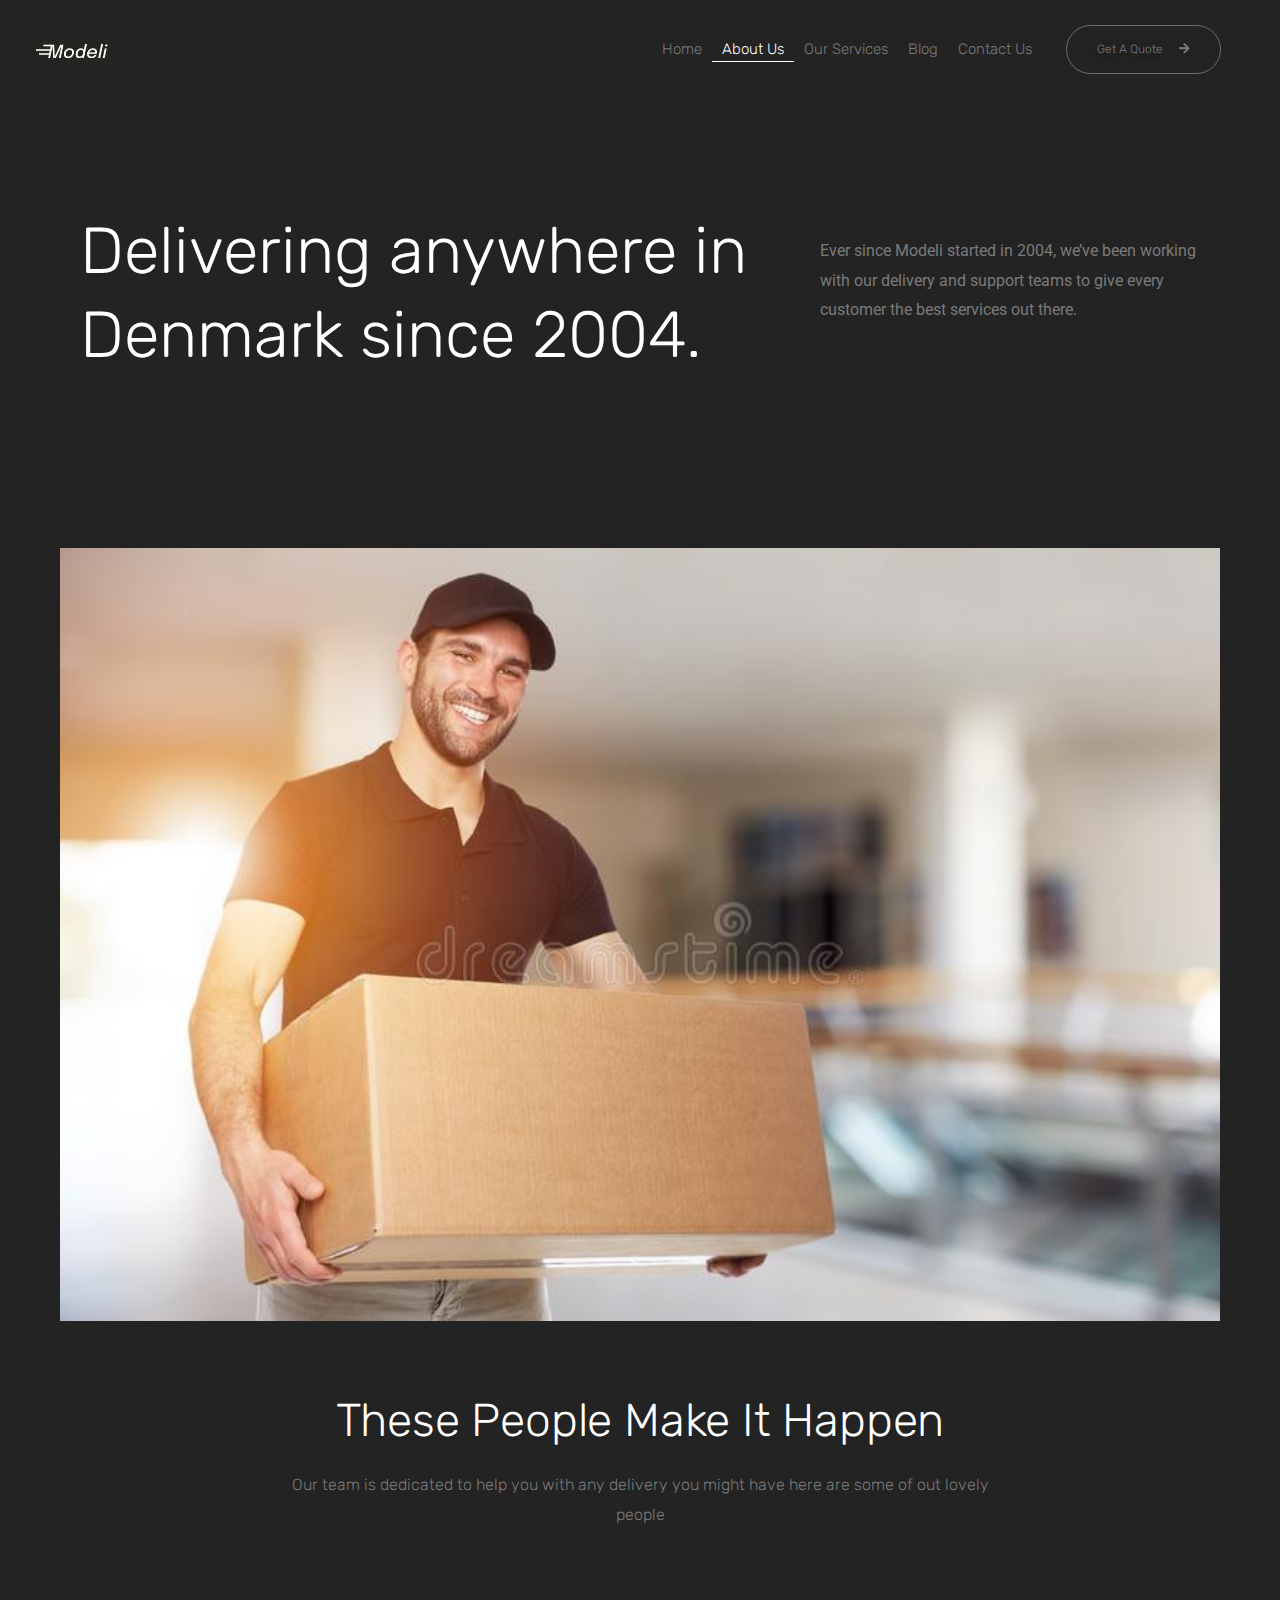
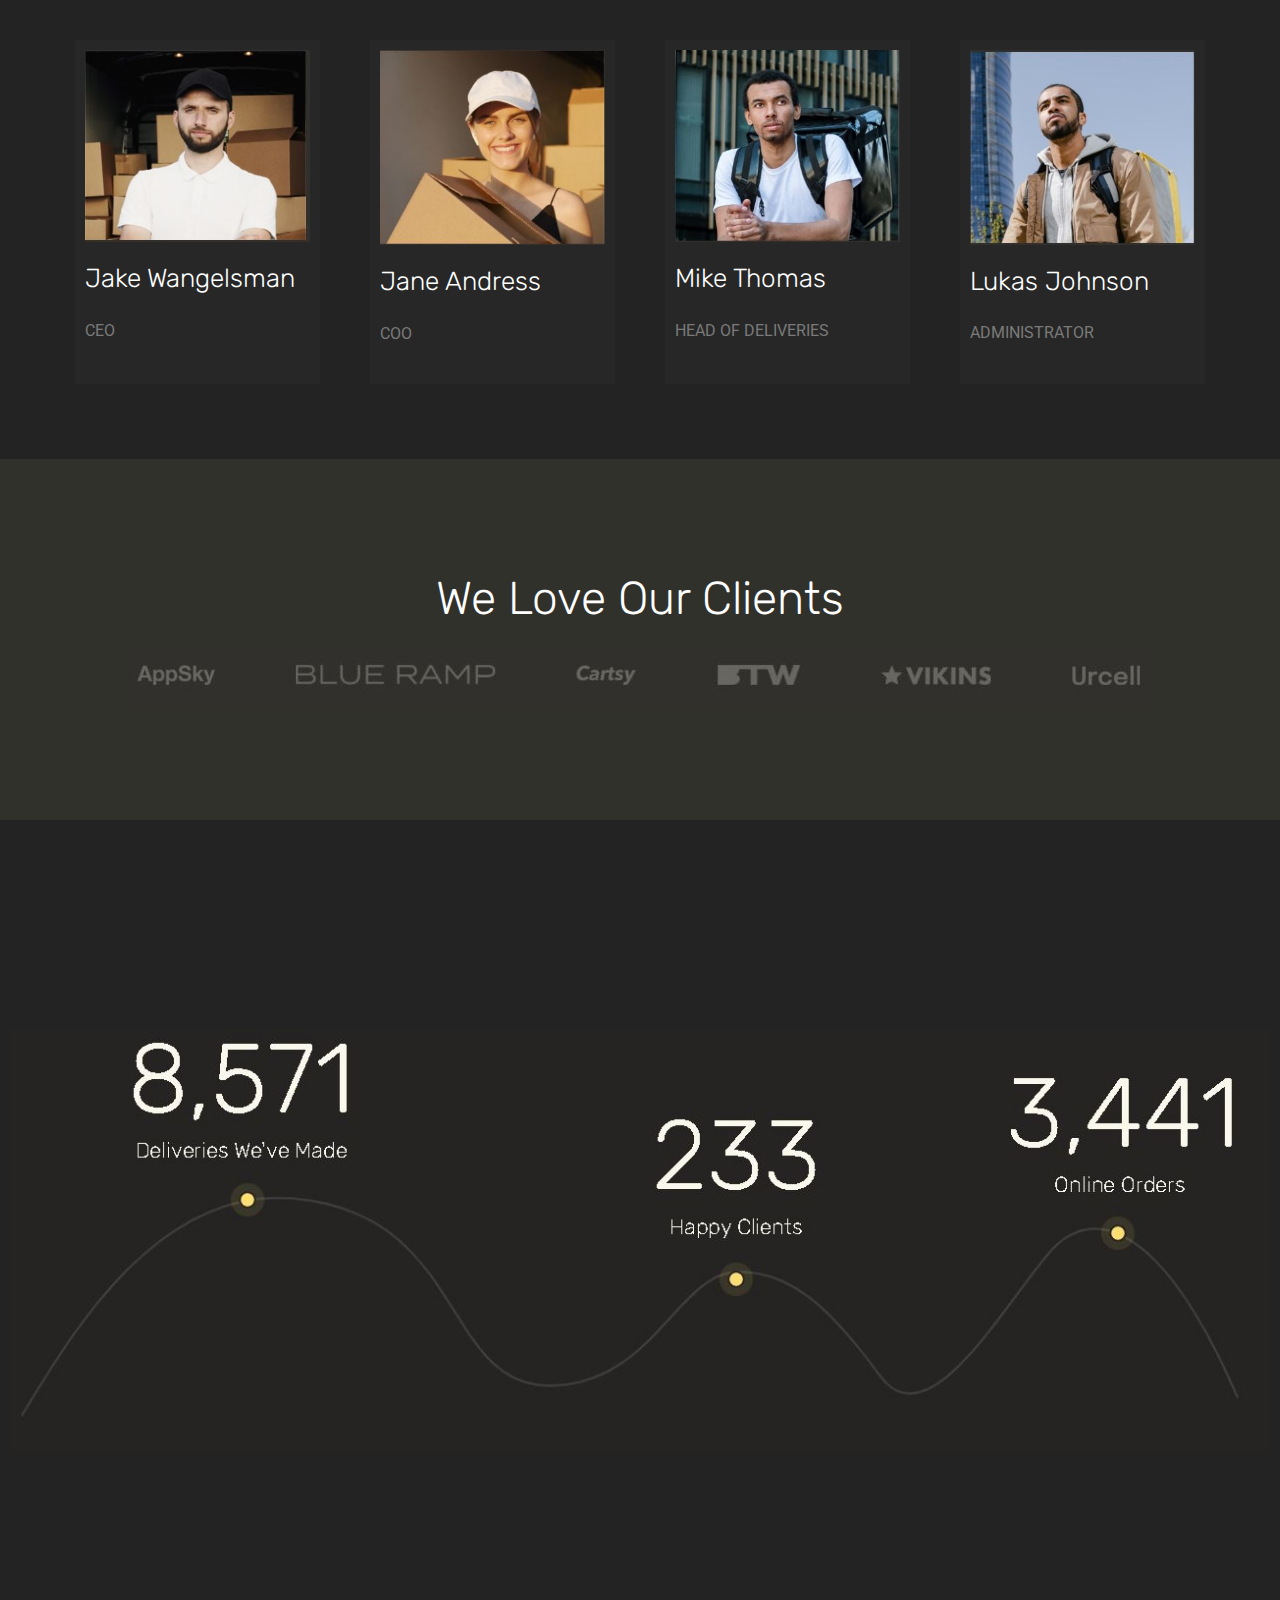
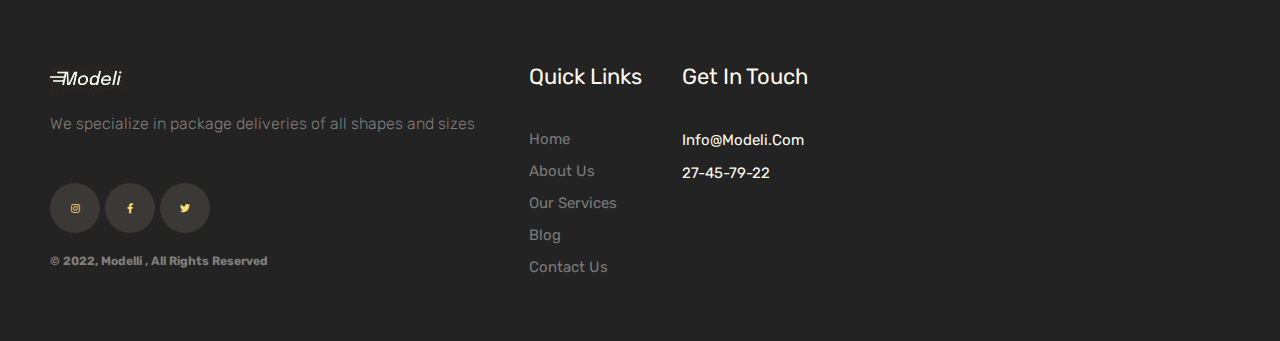
<file: about-us/index.html>
<!DOCTYPE html>
<html lang="en-US">
<head>
<meta charset="UTF-8">
<meta name="viewport" content="width=device-width, initial-scale=1">
<link rel="profile" href="https://gmpg.org/xfn/11">

<title>About Us &#8211; Speed Test</title>
<meta name="robots" content="max-image-preview:large">
<link rel="dns-prefetch" href="//s.w.org">
<link rel="alternate" type="application/rss+xml" title="Speed Test &raquo; Feed" href="https://sakisaksak.github.io/speedtest/feed/">
<link rel="alternate" type="application/rss+xml" title="Speed Test &raquo; Comments Feed" href="https://sakisaksak.github.io/speedtest/comments/feed/">
<script>
window._wpemojiSettings = {"baseUrl":"https:\/\/s.w.org\/images\/core\/emoji\/14.0.0\/72x72\/","ext":".png","svgUrl":"https:\/\/s.w.org\/images\/core\/emoji\/14.0.0\/svg\/","svgExt":".svg","source":{"concatemoji":"https:\/\/sakisaksak.github.io\/speedtest\/wp-includes\/js\/wp-emoji-release.min.js?ver=6.0.1"}};
/*! This file is auto-generated */
!function(e,a,t){var n,r,o,i=a.createElement("canvas"),p=i.getContext&&i.getContext("2d");function s(e,t){var a=String.fromCharCode,e=(p.clearRect(0,0,i.width,i.height),p.fillText(a.apply(this,e),0,0),i.toDataURL());return p.clearRect(0,0,i.width,i.height),p.fillText(a.apply(this,t),0,0),e===i.toDataURL()}function c(e){var t=a.createElement("script");t.src=e,t.defer=t.type="text/javascript",a.getElementsByTagName("head")[0].appendChild(t)}for(o=Array("flag","emoji"),t.supports={everything:!0,everythingExceptFlag:!0},r=0;r<o.length;r++)t.supports[o[r]]=function(e){if(!p||!p.fillText)return!1;switch(p.textBaseline="top",p.font="600 32px Arial",e){case"flag":return s([127987,65039,8205,9895,65039],[127987,65039,8203,9895,65039])?!1:!s([55356,56826,55356,56819],[55356,56826,8203,55356,56819])&&!s([55356,57332,56128,56423,56128,56418,56128,56421,56128,56430,56128,56423,56128,56447],[55356,57332,8203,56128,56423,8203,56128,56418,8203,56128,56421,8203,56128,56430,8203,56128,56423,8203,56128,56447]);case"emoji":return!s([129777,127995,8205,129778,127999],[129777,127995,8203,129778,127999])}return!1}(o[r]),t.supports.everything=t.supports.everything&&t.supports[o[r]],"flag"!==o[r]&&(t.supports.everythingExceptFlag=t.supports.everythingExceptFlag&&t.supports[o[r]]);t.supports.everythingExceptFlag=t.supports.everythingExceptFlag&&!t.supports.flag,t.DOMReady=!1,t.readyCallback=function(){t.DOMReady=!0},t.supports.everything||(n=function(){t.readyCallback()},a.addEventListener?(a.addEventListener("DOMContentLoaded",n,!1),e.addEventListener("load",n,!1)):(e.attachEvent("onload",n),a.attachEvent("onreadystatechange",function(){"complete"===a.readyState&&t.readyCallback()})),(e=t.source||{}).concatemoji?c(e.concatemoji):e.wpemoji&&e.twemoji&&(c(e.twemoji),c(e.wpemoji)))}(window,document,window._wpemojiSettings);
</script>
<style>img.wp-smiley,
img.emoji {
	display: inline !important;
	border: none !important;
	box-shadow: none !important;
	height: 1em !important;
	width: 1em !important;
	margin: 0 0.07em !important;
	vertical-align: -0.1em !important;
	background: none !important;
	padding: 0 !important;
}</style>
	<link rel="stylesheet" id="astra-theme-css-css" href="https://sakisaksak.github.io/speedtest/wp-content/themes/astra/assets/css/minified/main.min.css?ver=3.7.9" media="all">
<style id="astra-theme-css-inline-css">html{font-size:93.75%;}a,.page-title{color:var(--ast-global-color-0);}a:hover,a:focus{color:var(--ast-global-color-1);}body,button,input,select,textarea,.ast-button,.ast-custom-button{font-family:-apple-system,BlinkMacSystemFont,Segoe UI,Roboto,Oxygen-Sans,Ubuntu,Cantarell,Helvetica Neue,sans-serif;font-weight:inherit;font-size:15px;font-size:1rem;}blockquote{color:var(--ast-global-color-3);}.site-title{font-size:35px;font-size:2.3333333333333rem;display:block;}.ast-archive-description .ast-archive-title{font-size:40px;font-size:2.6666666666667rem;}.site-header .site-description{font-size:15px;font-size:1rem;display:none;}.entry-title{font-size:30px;font-size:2rem;}h1,.entry-content h1{font-size:40px;font-size:2.6666666666667rem;}h2,.entry-content h2{font-size:30px;font-size:2rem;}h3,.entry-content h3{font-size:25px;font-size:1.6666666666667rem;}h4,.entry-content h4{font-size:20px;font-size:1.3333333333333rem;}h5,.entry-content h5{font-size:18px;font-size:1.2rem;}h6,.entry-content h6{font-size:15px;font-size:1rem;}.ast-single-post .entry-title,.page-title{font-size:30px;font-size:2rem;}::selection{background-color:var(--ast-global-color-0);color:#ffffff;}body,h1,.entry-title a,.entry-content h1,h2,.entry-content h2,h3,.entry-content h3,h4,.entry-content h4,h5,.entry-content h5,h6,.entry-content h6{color:var(--ast-global-color-3);}.tagcloud a:hover,.tagcloud a:focus,.tagcloud a.current-item{color:#ffffff;border-color:var(--ast-global-color-0);background-color:var(--ast-global-color-0);}input:focus,input[type="text"]:focus,input[type="email"]:focus,input[type="url"]:focus,input[type="password"]:focus,input[type="reset"]:focus,input[type="search"]:focus,textarea:focus{border-color:var(--ast-global-color-0);}input[type="radio"]:checked,input[type=reset],input[type="checkbox"]:checked,input[type="checkbox"]:hover:checked,input[type="checkbox"]:focus:checked,input[type=range]::-webkit-slider-thumb{border-color:var(--ast-global-color-0);background-color:var(--ast-global-color-0);box-shadow:none;}.site-footer a:hover + .post-count,.site-footer a:focus + .post-count{background:var(--ast-global-color-0);border-color:var(--ast-global-color-0);}.single .nav-links .nav-previous,.single .nav-links .nav-next{color:var(--ast-global-color-0);}.entry-meta,.entry-meta *{line-height:1.45;color:var(--ast-global-color-0);}.entry-meta a:hover,.entry-meta a:hover *,.entry-meta a:focus,.entry-meta a:focus *,.page-links > .page-link,.page-links .page-link:hover,.post-navigation a:hover{color:var(--ast-global-color-1);}#cat option,.secondary .calendar_wrap thead a,.secondary .calendar_wrap thead a:visited{color:var(--ast-global-color-0);}.secondary .calendar_wrap #today,.ast-progress-val span{background:var(--ast-global-color-0);}.secondary a:hover + .post-count,.secondary a:focus + .post-count{background:var(--ast-global-color-0);border-color:var(--ast-global-color-0);}.calendar_wrap #today > a{color:#ffffff;}.page-links .page-link,.single .post-navigation a{color:var(--ast-global-color-0);}.ast-archive-title{color:var(--ast-global-color-2);}.widget-title{font-size:21px;font-size:1.4rem;color:var(--ast-global-color-2);}.ast-single-post .entry-content a,.ast-comment-content a:not(.ast-comment-edit-reply-wrap a){text-decoration:underline;}.ast-single-post .wp-block-button .wp-block-button__link,.ast-single-post .elementor-button-wrapper .elementor-button,.ast-single-post .entry-content .uagb-tab a,.ast-single-post .entry-content .uagb-ifb-cta a,.ast-single-post .entry-content .wp-block-uagb-buttons a,.ast-single-post .entry-content .uabb-module-content a,.ast-single-post .entry-content .uagb-post-grid a,.ast-single-post .entry-content .uagb-timeline a,.ast-single-post .entry-content .uagb-toc__wrap a,.ast-single-post .entry-content .uagb-taxomony-box a,.ast-single-post .entry-content .woocommerce a{text-decoration:none;}.ast-logo-title-inline .site-logo-img{padding-right:1em;}.site-logo-img img{ transition:all 0.2s linear;}.ast-page-builder-template .hentry {margin: 0;}.ast-page-builder-template .site-content > .ast-container {max-width: 100%;padding: 0;}.ast-page-builder-template .site-content #primary {padding: 0;margin: 0;}.ast-page-builder-template .no-results {text-align: center;margin: 4em auto;}.ast-page-builder-template .ast-pagination {padding: 2em;}.ast-page-builder-template .entry-header.ast-no-title.ast-no-thumbnail {margin-top: 0;}.ast-page-builder-template .entry-header.ast-header-without-markup {margin-top: 0;margin-bottom: 0;}.ast-page-builder-template .entry-header.ast-no-title.ast-no-meta {margin-bottom: 0;}.ast-page-builder-template.single .post-navigation {padding-bottom: 2em;}.ast-page-builder-template.single-post .site-content > .ast-container {max-width: 100%;}.ast-page-builder-template .entry-header {margin-top: 4em;margin-left: auto;margin-right: auto;padding-left: 20px;padding-right: 20px;}.ast-page-builder-template .ast-archive-description {margin-top: 4em;margin-left: auto;margin-right: auto;padding-left: 20px;padding-right: 20px;}.single.ast-page-builder-template .entry-header {padding-left: 20px;padding-right: 20px;}@media (max-width:921px){#ast-desktop-header{display:none;}}@media (min-width:921px){#ast-mobile-header{display:none;}}.wp-block-buttons.aligncenter{justify-content:center;}@media (min-width:1200px){.wp-block-group .has-background{padding:20px;}}@media (min-width:1200px){.wp-block-cover-image.alignwide .wp-block-cover__inner-container,.wp-block-cover.alignwide .wp-block-cover__inner-container,.wp-block-cover-image.alignfull .wp-block-cover__inner-container,.wp-block-cover.alignfull .wp-block-cover__inner-container{width:100%;}}.ast-plain-container.ast-no-sidebar #primary{margin-top:0;margin-bottom:0;}@media (max-width:921px){.ast-theme-transparent-header #primary,.ast-theme-transparent-header #secondary{padding:0;}}.wp-block-columns{margin-bottom:unset;}.wp-block-image.size-full{margin:2rem 0;}.wp-block-separator.has-background{padding:0;}.wp-block-gallery{margin-bottom:1.6em;}.wp-block-group{padding-top:4em;padding-bottom:4em;}.wp-block-group__inner-container .wp-block-columns:last-child,.wp-block-group__inner-container :last-child,.wp-block-table table{margin-bottom:0;}.blocks-gallery-grid{width:100%;}.wp-block-navigation-link__content{padding:5px 0;}.wp-block-group .wp-block-group .has-text-align-center,.wp-block-group .wp-block-column .has-text-align-center{max-width:100%;}.has-text-align-center{margin:0 auto;}@media (max-width:1200px){.wp-block-group{padding:3em;}.wp-block-group .wp-block-group{padding:1.5em;}.wp-block-columns,.wp-block-column{margin:1rem 0;}}@media (min-width:921px){.wp-block-columns .wp-block-group{padding:2em;}}@media (max-width:544px){.wp-block-cover-image .wp-block-cover__inner-container,.wp-block-cover .wp-block-cover__inner-container{width:unset;}.wp-block-cover,.wp-block-cover-image{padding:2em 0;}.wp-block-group,.wp-block-cover{padding:2em;}.wp-block-media-text__media img,.wp-block-media-text__media video{width:unset;max-width:100%;}.wp-block-media-text.has-background .wp-block-media-text__content{padding:1em;}}@media (max-width:921px){.ast-plain-container.ast-no-sidebar #primary{padding:0;}}@media (min-width:544px){.entry-content .wp-block-media-text.has-media-on-the-right .wp-block-media-text__content{padding:0 8% 0 0;}.entry-content .wp-block-media-text .wp-block-media-text__content{padding:0 0 0 8%;}.ast-plain-container .site-content .entry-content .has-custom-content-position.is-position-bottom-left > *,.ast-plain-container .site-content .entry-content .has-custom-content-position.is-position-bottom-right > *,.ast-plain-container .site-content .entry-content .has-custom-content-position.is-position-top-left > *,.ast-plain-container .site-content .entry-content .has-custom-content-position.is-position-top-right > *,.ast-plain-container .site-content .entry-content .has-custom-content-position.is-position-center-right > *,.ast-plain-container .site-content .entry-content .has-custom-content-position.is-position-center-left > *{margin:0;}}@media (max-width:544px){.entry-content .wp-block-media-text .wp-block-media-text__content{padding:8% 0;}.wp-block-media-text .wp-block-media-text__media img{width:auto;max-width:100%;}}.wp-block-button.is-style-outline .wp-block-button__link{border-color:var(--ast-global-color-0);}.wp-block-button.is-style-outline > .wp-block-button__link:not(.has-text-color),.wp-block-button.wp-block-button__link.is-style-outline:not(.has-text-color){color:var(--ast-global-color-0);}.wp-block-button.is-style-outline .wp-block-button__link:hover,.wp-block-button.is-style-outline .wp-block-button__link:focus{color:#ffffff !important;background-color:var(--ast-global-color-1);border-color:var(--ast-global-color-1);}.post-page-numbers.current .page-link,.ast-pagination .page-numbers.current{color:#ffffff;border-color:var(--ast-global-color-0);background-color:var(--ast-global-color-0);border-radius:2px;}@media (min-width:544px){.entry-content > .alignleft{margin-right:20px;}.entry-content > .alignright{margin-left:20px;}}h1.widget-title{font-weight:inherit;}h2.widget-title{font-weight:inherit;}h3.widget-title{font-weight:inherit;}@media (max-width:921px){.ast-separate-container .ast-article-post,.ast-separate-container .ast-article-single{padding:1.5em 2.14em;}.ast-separate-container #primary,.ast-separate-container #secondary{padding:1.5em 0;}#primary,#secondary{padding:1.5em 0;margin:0;}.ast-left-sidebar #content > .ast-container{display:flex;flex-direction:column-reverse;width:100%;}.ast-author-box img.avatar{margin:20px 0 0 0;}}@media (min-width:922px){.ast-separate-container.ast-right-sidebar #primary,.ast-separate-container.ast-left-sidebar #primary{border:0;}.search-no-results.ast-separate-container #primary{margin-bottom:4em;}}.wp-block-button .wp-block-button__link{color:#ffffff;}.wp-block-button .wp-block-button__link:hover,.wp-block-button .wp-block-button__link:focus{color:#ffffff;background-color:var(--ast-global-color-1);border-color:var(--ast-global-color-1);}.wp-block-button .wp-block-button__link{border-style:solid;border-color:var(--ast-global-color-0);background-color:var(--ast-global-color-0);color:#ffffff;font-family:inherit;font-weight:inherit;line-height:1;border-radius:2px;}.wp-block-buttons .wp-block-button .wp-block-button__link{padding-top:15px;padding-right:30px;padding-bottom:15px;padding-left:30px;}@media (max-width:921px){.wp-block-button .wp-block-button__link{padding-top:14px;padding-right:28px;padding-bottom:14px;padding-left:28px;}}@media (max-width:544px){.wp-block-button .wp-block-button__link{padding-top:12px;padding-right:24px;padding-bottom:12px;padding-left:24px;}}.menu-toggle,button,.ast-button,.ast-custom-button,.button,input#submit,input[type="button"],input[type="submit"],input[type="reset"],form[CLASS*="wp-block-search__"].wp-block-search .wp-block-search__inside-wrapper .wp-block-search__button,body .wp-block-file .wp-block-file__button{border-style:solid;border-top-width:0;border-right-width:0;border-left-width:0;border-bottom-width:0;color:#ffffff;border-color:var(--ast-global-color-0);background-color:var(--ast-global-color-0);border-radius:2px;padding-top:15px;padding-right:30px;padding-bottom:15px;padding-left:30px;font-family:inherit;font-weight:inherit;line-height:1;}button:focus,.menu-toggle:hover,button:hover,.ast-button:hover,.ast-custom-button:hover .button:hover,.ast-custom-button:hover ,input[type=reset]:hover,input[type=reset]:focus,input#submit:hover,input#submit:focus,input[type="button"]:hover,input[type="button"]:focus,input[type="submit"]:hover,input[type="submit"]:focus,form[CLASS*="wp-block-search__"].wp-block-search .wp-block-search__inside-wrapper .wp-block-search__button:hover,form[CLASS*="wp-block-search__"].wp-block-search .wp-block-search__inside-wrapper .wp-block-search__button:focus,body .wp-block-file .wp-block-file__button:hover,body .wp-block-file .wp-block-file__button:focus{color:#ffffff;background-color:var(--ast-global-color-1);border-color:var(--ast-global-color-1);}@media (min-width:544px){.ast-container{max-width:100%;}}@media (max-width:544px){.ast-separate-container .ast-article-post,.ast-separate-container .ast-article-single,.ast-separate-container .comments-title,.ast-separate-container .ast-archive-description{padding:1.5em 1em;}.ast-separate-container #content .ast-container{padding-left:0.54em;padding-right:0.54em;}.ast-separate-container .ast-comment-list li.depth-1{padding:1.5em 1em;margin-bottom:1.5em;}.ast-separate-container .ast-comment-list .bypostauthor{padding:.5em;}.ast-search-menu-icon.ast-dropdown-active .search-field{width:170px;}.menu-toggle,button,.ast-button,.button,input#submit,input[type="button"],input[type="submit"],input[type="reset"]{padding-top:12px;padding-right:24px;padding-bottom:12px;padding-left:24px;}}@media (max-width:921px){.menu-toggle,button,.ast-button,.button,input#submit,input[type="button"],input[type="submit"],input[type="reset"]{padding-top:14px;padding-right:28px;padding-bottom:14px;padding-left:28px;}.ast-mobile-header-stack .main-header-bar .ast-search-menu-icon{display:inline-block;}.ast-header-break-point.ast-header-custom-item-outside .ast-mobile-header-stack .main-header-bar .ast-search-icon{margin:0;}.ast-comment-avatar-wrap img{max-width:2.5em;}.ast-separate-container .ast-comment-list li.depth-1{padding:1.5em 2.14em;}.ast-separate-container .comment-respond{padding:2em 2.14em;}.ast-comment-meta{padding:0 1.8888em 1.3333em;}}.entry-content > .wp-block-group,.entry-content > .wp-block-media-text,.entry-content > .wp-block-cover,.entry-content > .wp-block-columns{max-width:58em;width:calc(100% - 4em);margin-left:auto;margin-right:auto;}.entry-content [class*="__inner-container"] > .alignfull{max-width:100%;margin-left:0;margin-right:0;}.entry-content [class*="__inner-container"] > *:not(.alignwide):not(.alignfull):not(.alignleft):not(.alignright){margin-left:auto;margin-right:auto;}.entry-content [class*="__inner-container"] > *:not(.alignwide):not(p):not(.alignfull):not(.alignleft):not(.alignright):not(.is-style-wide):not(iframe){max-width:50rem;width:100%;}@media (min-width:921px){.entry-content > .wp-block-group.alignwide.has-background,.entry-content > .wp-block-group.alignfull.has-background,.entry-content > .wp-block-cover.alignwide,.entry-content > .wp-block-cover.alignfull,.entry-content > .wp-block-columns.has-background.alignwide,.entry-content > .wp-block-columns.has-background.alignfull{margin-top:0;margin-bottom:0;padding:6em 4em;}.entry-content > .wp-block-columns.has-background{margin-bottom:0;}}@media (min-width:1200px){.entry-content .alignfull p{max-width:1200px;}.entry-content .alignfull{max-width:100%;width:100%;}.ast-page-builder-template .entry-content .alignwide,.entry-content [class*="__inner-container"] > .alignwide{max-width:1200px;margin-left:0;margin-right:0;}.entry-content .alignfull [class*="__inner-container"] > .alignwide{max-width:80rem;}}@media (min-width:545px){.site-main .entry-content > .alignwide{margin:0 auto;}.wp-block-group.has-background,.entry-content > .wp-block-cover,.entry-content > .wp-block-columns.has-background{padding:4em;margin-top:0;margin-bottom:0;}.entry-content .wp-block-media-text.alignfull .wp-block-media-text__content,.entry-content .wp-block-media-text.has-background .wp-block-media-text__content{padding:0 8%;}}@media (max-width:921px){.site-title{display:block;}.ast-archive-description .ast-archive-title{font-size:40px;}.site-header .site-description{display:none;}.entry-title{font-size:30px;}h1,.entry-content h1{font-size:30px;}h2,.entry-content h2{font-size:25px;}h3,.entry-content h3{font-size:20px;}.ast-single-post .entry-title,.page-title{font-size:30px;}}@media (max-width:544px){.site-title{display:block;}.ast-archive-description .ast-archive-title{font-size:40px;}.site-header .site-description{display:none;}.entry-title{font-size:30px;}h1,.entry-content h1{font-size:30px;}h2,.entry-content h2{font-size:25px;}h3,.entry-content h3{font-size:20px;}.ast-single-post .entry-title,.page-title{font-size:30px;}}@media (max-width:921px){html{font-size:85.5%;}}@media (max-width:544px){html{font-size:85.5%;}}@media (min-width:922px){.ast-container{max-width:1240px;}}@media (min-width:922px){.site-content .ast-container{display:flex;}}@media (max-width:921px){.site-content .ast-container{flex-direction:column;}}@media (min-width:922px){.main-header-menu .sub-menu .menu-item.ast-left-align-sub-menu:hover > .sub-menu,.main-header-menu .sub-menu .menu-item.ast-left-align-sub-menu.focus > .sub-menu{margin-left:-0px;}}.wp-block-search {margin-bottom: 20px;}.wp-block-site-tagline {margin-top: 20px;}form.wp-block-search .wp-block-search__input,.wp-block-search.wp-block-search__button-inside .wp-block-search__inside-wrapper,.wp-block-search.wp-block-search__button-inside .wp-block-search__inside-wrapper {border-color: #eaeaea;background: #fafafa;}.wp-block-search.wp-block-search__button-inside .wp-block-search__inside-wrapper .wp-block-search__input:focus,.wp-block-loginout input:focus {outline: thin dotted;}.wp-block-loginout input:focus {border-color: transparent;} form.wp-block-search .wp-block-search__inside-wrapper .wp-block-search__input {padding: 12px;}form.wp-block-search .wp-block-search__button svg {fill: currentColor;width: 20px;height: 20px;}.wp-block-loginout p label {display: block;}.wp-block-loginout p:not(.login-remember):not(.login-submit) input {width: 100%;}.wp-block-loginout .login-remember input {width: 1.1rem;height: 1.1rem;margin: 0 5px 4px 0;vertical-align: middle;}body .wp-block-file .wp-block-file__button {text-decoration: none;}blockquote {padding: 0 1.2em 1.2em;}.wp-block-file {display: flex;align-items: center;flex-wrap: wrap;justify-content: space-between;}.wp-block-pullquote {border: none;}.wp-block-pullquote blockquote::before {content: "\201D";font-family: "Helvetica",sans-serif;display: flex;transform: rotate( 180deg );font-size: 6rem;font-style: normal;line-height: 1;font-weight: bold;align-items: center;justify-content: center;}figure.wp-block-pullquote.is-style-solid-color blockquote {max-width: 100%;text-align: inherit;}ul.wp-block-categories-list.wp-block-categories,ul.wp-block-archives-list.wp-block-archives {list-style-type: none;}.wp-block-button__link {border: 2px solid currentColor;}ul,ol {margin-left: 20px;}figure.alignright figcaption {text-align: right;}:root .has-ast-global-color-0-color{color:var(--ast-global-color-0);}:root .has-ast-global-color-0-background-color{background-color:var(--ast-global-color-0);}:root .wp-block-button .has-ast-global-color-0-color{color:var(--ast-global-color-0);}:root .wp-block-button .has-ast-global-color-0-background-color{background-color:var(--ast-global-color-0);}:root .has-ast-global-color-1-color{color:var(--ast-global-color-1);}:root .has-ast-global-color-1-background-color{background-color:var(--ast-global-color-1);}:root .wp-block-button .has-ast-global-color-1-color{color:var(--ast-global-color-1);}:root .wp-block-button .has-ast-global-color-1-background-color{background-color:var(--ast-global-color-1);}:root .has-ast-global-color-2-color{color:var(--ast-global-color-2);}:root .has-ast-global-color-2-background-color{background-color:var(--ast-global-color-2);}:root .wp-block-button .has-ast-global-color-2-color{color:var(--ast-global-color-2);}:root .wp-block-button .has-ast-global-color-2-background-color{background-color:var(--ast-global-color-2);}:root .has-ast-global-color-3-color{color:var(--ast-global-color-3);}:root .has-ast-global-color-3-background-color{background-color:var(--ast-global-color-3);}:root .wp-block-button .has-ast-global-color-3-color{color:var(--ast-global-color-3);}:root .wp-block-button .has-ast-global-color-3-background-color{background-color:var(--ast-global-color-3);}:root .has-ast-global-color-4-color{color:var(--ast-global-color-4);}:root .has-ast-global-color-4-background-color{background-color:var(--ast-global-color-4);}:root .wp-block-button .has-ast-global-color-4-color{color:var(--ast-global-color-4);}:root .wp-block-button .has-ast-global-color-4-background-color{background-color:var(--ast-global-color-4);}:root .has-ast-global-color-5-color{color:var(--ast-global-color-5);}:root .has-ast-global-color-5-background-color{background-color:var(--ast-global-color-5);}:root .wp-block-button .has-ast-global-color-5-color{color:var(--ast-global-color-5);}:root .wp-block-button .has-ast-global-color-5-background-color{background-color:var(--ast-global-color-5);}:root .has-ast-global-color-6-color{color:var(--ast-global-color-6);}:root .has-ast-global-color-6-background-color{background-color:var(--ast-global-color-6);}:root .wp-block-button .has-ast-global-color-6-color{color:var(--ast-global-color-6);}:root .wp-block-button .has-ast-global-color-6-background-color{background-color:var(--ast-global-color-6);}:root .has-ast-global-color-7-color{color:var(--ast-global-color-7);}:root .has-ast-global-color-7-background-color{background-color:var(--ast-global-color-7);}:root .wp-block-button .has-ast-global-color-7-color{color:var(--ast-global-color-7);}:root .wp-block-button .has-ast-global-color-7-background-color{background-color:var(--ast-global-color-7);}:root .has-ast-global-color-8-color{color:var(--ast-global-color-8);}:root .has-ast-global-color-8-background-color{background-color:var(--ast-global-color-8);}:root .wp-block-button .has-ast-global-color-8-color{color:var(--ast-global-color-8);}:root .wp-block-button .has-ast-global-color-8-background-color{background-color:var(--ast-global-color-8);}:root{--ast-global-color-0:#0170B9;--ast-global-color-1:#3a3a3a;--ast-global-color-2:#3a3a3a;--ast-global-color-3:#4B4F58;--ast-global-color-4:#F5F5F5;--ast-global-color-5:#FFFFFF;--ast-global-color-6:#F2F5F7;--ast-global-color-7:#424242;--ast-global-color-8:#000000;}.ast-breadcrumbs .trail-browse,.ast-breadcrumbs .trail-items,.ast-breadcrumbs .trail-items li{display:inline-block;margin:0;padding:0;border:none;background:inherit;text-indent:0;}.ast-breadcrumbs .trail-browse{font-size:inherit;font-style:inherit;font-weight:inherit;color:inherit;}.ast-breadcrumbs .trail-items{list-style:none;}.trail-items li::after{padding:0 0.3em;content:"\00bb";}.trail-items li:last-of-type::after{display:none;}h1,.entry-content h1,h2,.entry-content h2,h3,.entry-content h3,h4,.entry-content h4,h5,.entry-content h5,h6,.entry-content h6{color:var(--ast-global-color-2);}.entry-title a{color:var(--ast-global-color-2);}@media (max-width:921px){.ast-builder-grid-row-container.ast-builder-grid-row-tablet-3-firstrow .ast-builder-grid-row > *:first-child,.ast-builder-grid-row-container.ast-builder-grid-row-tablet-3-lastrow .ast-builder-grid-row > *:last-child{grid-column:1 / -1;}}@media (max-width:544px){.ast-builder-grid-row-container.ast-builder-grid-row-mobile-3-firstrow .ast-builder-grid-row > *:first-child,.ast-builder-grid-row-container.ast-builder-grid-row-mobile-3-lastrow .ast-builder-grid-row > *:last-child{grid-column:1 / -1;}}.ast-builder-layout-element[data-section="title_tagline"]{display:flex;}@media (max-width:921px){.ast-header-break-point .ast-builder-layout-element[data-section="title_tagline"]{display:flex;}}@media (max-width:544px){.ast-header-break-point .ast-builder-layout-element[data-section="title_tagline"]{display:flex;}}.ast-builder-menu-1{font-family:inherit;font-weight:inherit;}.ast-builder-menu-1 .sub-menu,.ast-builder-menu-1 .inline-on-mobile .sub-menu{border-top-width:2px;border-bottom-width:0px;border-right-width:0px;border-left-width:0px;border-color:var(--ast-global-color-0);border-style:solid;border-radius:0px;}.ast-builder-menu-1 .main-header-menu > .menu-item > .sub-menu,.ast-builder-menu-1 .main-header-menu > .menu-item > .astra-full-megamenu-wrapper{margin-top:0px;}.ast-desktop .ast-builder-menu-1 .main-header-menu > .menu-item > .sub-menu:before,.ast-desktop .ast-builder-menu-1 .main-header-menu > .menu-item > .astra-full-megamenu-wrapper:before{height:calc( 0px + 5px );}.ast-desktop .ast-builder-menu-1 .menu-item .sub-menu .menu-link{border-style:none;}@media (max-width:921px){.ast-header-break-point .ast-builder-menu-1 .menu-item.menu-item-has-children > .ast-menu-toggle{top:0;}.ast-builder-menu-1 .menu-item-has-children > .menu-link:after{content:unset;}}@media (max-width:544px){.ast-header-break-point .ast-builder-menu-1 .menu-item.menu-item-has-children > .ast-menu-toggle{top:0;}}.ast-builder-menu-1{display:flex;}@media (max-width:921px){.ast-header-break-point .ast-builder-menu-1{display:flex;}}@media (max-width:544px){.ast-header-break-point .ast-builder-menu-1{display:flex;}}.site-below-footer-wrap{padding-top:20px;padding-bottom:20px;}.site-below-footer-wrap[data-section="section-below-footer-builder"]{background-color:#eeeeee;;min-height:80px;}.site-below-footer-wrap[data-section="section-below-footer-builder"] .ast-builder-grid-row{max-width:1200px;margin-left:auto;margin-right:auto;}.site-below-footer-wrap[data-section="section-below-footer-builder"] .ast-builder-grid-row,.site-below-footer-wrap[data-section="section-below-footer-builder"] .site-footer-section{align-items:flex-start;}.site-below-footer-wrap[data-section="section-below-footer-builder"].ast-footer-row-inline .site-footer-section{display:flex;margin-bottom:0;}.ast-builder-grid-row-full .ast-builder-grid-row{grid-template-columns:1fr;}@media (max-width:921px){.site-below-footer-wrap[data-section="section-below-footer-builder"].ast-footer-row-tablet-inline .site-footer-section{display:flex;margin-bottom:0;}.site-below-footer-wrap[data-section="section-below-footer-builder"].ast-footer-row-tablet-stack .site-footer-section{display:block;margin-bottom:10px;}.ast-builder-grid-row-container.ast-builder-grid-row-tablet-full .ast-builder-grid-row{grid-template-columns:1fr;}}@media (max-width:544px){.site-below-footer-wrap[data-section="section-below-footer-builder"].ast-footer-row-mobile-inline .site-footer-section{display:flex;margin-bottom:0;}.site-below-footer-wrap[data-section="section-below-footer-builder"].ast-footer-row-mobile-stack .site-footer-section{display:block;margin-bottom:10px;}.ast-builder-grid-row-container.ast-builder-grid-row-mobile-full .ast-builder-grid-row{grid-template-columns:1fr;}}.site-below-footer-wrap[data-section="section-below-footer-builder"]{display:grid;}@media (max-width:921px){.ast-header-break-point .site-below-footer-wrap[data-section="section-below-footer-builder"]{display:grid;}}@media (max-width:544px){.ast-header-break-point .site-below-footer-wrap[data-section="section-below-footer-builder"]{display:grid;}}.ast-footer-copyright{text-align:center;}.ast-footer-copyright {color:var(--ast-global-color-3);}@media (max-width:921px){.ast-footer-copyright{text-align:center;}}@media (max-width:544px){.ast-footer-copyright{text-align:center;}}.ast-footer-copyright.ast-builder-layout-element{display:flex;}@media (max-width:921px){.ast-header-break-point .ast-footer-copyright.ast-builder-layout-element{display:flex;}}@media (max-width:544px){.ast-header-break-point .ast-footer-copyright.ast-builder-layout-element{display:flex;}}.elementor-widget-heading .elementor-heading-title{margin:0;}.elementor-post.elementor-grid-item.hentry{margin-bottom:0;}.woocommerce div.product .elementor-element.elementor-products-grid .related.products ul.products li.product,.elementor-element .elementor-wc-products .woocommerce[class*='columns-'] ul.products li.product{width:auto;margin:0;float:none;}.elementor-toc__list-wrapper{margin:0;}.ast-left-sidebar .elementor-section.elementor-section-stretched,.ast-right-sidebar .elementor-section.elementor-section-stretched{max-width:100%;left:0 !important;}.elementor-template-full-width .ast-container{display:block;}@media (max-width:544px){.elementor-element .elementor-wc-products .woocommerce[class*="columns-"] ul.products li.product{width:auto;margin:0;}.elementor-element .woocommerce .woocommerce-result-count{float:none;}}.ast-header-break-point .main-header-bar{border-bottom-width:1px;}@media (min-width:922px){.main-header-bar{border-bottom-width:1px;}}.main-header-menu .menu-item, #astra-footer-menu .menu-item, .main-header-bar .ast-masthead-custom-menu-items{-js-display:flex;display:flex;-webkit-box-pack:center;-webkit-justify-content:center;-moz-box-pack:center;-ms-flex-pack:center;justify-content:center;-webkit-box-orient:vertical;-webkit-box-direction:normal;-webkit-flex-direction:column;-moz-box-orient:vertical;-moz-box-direction:normal;-ms-flex-direction:column;flex-direction:column;}.main-header-menu > .menu-item > .menu-link, #astra-footer-menu > .menu-item > .menu-link{height:100%;-webkit-box-align:center;-webkit-align-items:center;-moz-box-align:center;-ms-flex-align:center;align-items:center;-js-display:flex;display:flex;}.ast-header-break-point .main-navigation ul .menu-item .menu-link .icon-arrow:first-of-type svg{top:.2em;margin-top:0px;margin-left:0px;width:.65em;transform:translate(0, -2px) rotateZ(270deg);}.ast-mobile-popup-content .ast-submenu-expanded > .ast-menu-toggle{transform:rotateX(180deg);}.ast-separate-container .blog-layout-1, .ast-separate-container .blog-layout-2, .ast-separate-container .blog-layout-3{background-color:transparent;background-image:none;}.ast-separate-container .ast-article-post{background-color:var(--ast-global-color-5);;}@media (max-width:921px){.ast-separate-container .ast-article-post{background-color:var(--ast-global-color-5);;}}@media (max-width:544px){.ast-separate-container .ast-article-post{background-color:var(--ast-global-color-5);;}}.ast-separate-container .ast-article-single:not(.ast-related-post), .ast-separate-container .comments-area .comment-respond,.ast-separate-container .comments-area .ast-comment-list li, .ast-separate-container .ast-woocommerce-container, .ast-separate-container .error-404, .ast-separate-container .no-results, .single.ast-separate-container .ast-author-meta, .ast-separate-container .related-posts-title-wrapper, .ast-separate-container.ast-two-container #secondary .widget,.ast-separate-container .comments-count-wrapper, .ast-box-layout.ast-plain-container .site-content,.ast-padded-layout.ast-plain-container .site-content, .ast-separate-container .comments-area .comments-title{background-color:var(--ast-global-color-5);;}@media (max-width:921px){.ast-separate-container .ast-article-single:not(.ast-related-post), .ast-separate-container .comments-area .comment-respond,.ast-separate-container .comments-area .ast-comment-list li, .ast-separate-container .ast-woocommerce-container, .ast-separate-container .error-404, .ast-separate-container .no-results, .single.ast-separate-container .ast-author-meta, .ast-separate-container .related-posts-title-wrapper, .ast-separate-container.ast-two-container #secondary .widget,.ast-separate-container .comments-count-wrapper, .ast-box-layout.ast-plain-container .site-content,.ast-padded-layout.ast-plain-container .site-content, .ast-separate-container .comments-area .comments-title{background-color:var(--ast-global-color-5);;}}@media (max-width:544px){.ast-separate-container .ast-article-single:not(.ast-related-post), .ast-separate-container .comments-area .comment-respond,.ast-separate-container .comments-area .ast-comment-list li, .ast-separate-container .ast-woocommerce-container, .ast-separate-container .error-404, .ast-separate-container .no-results, .single.ast-separate-container .ast-author-meta, .ast-separate-container .related-posts-title-wrapper, .ast-separate-container.ast-two-container #secondary .widget,.ast-separate-container .comments-count-wrapper, .ast-box-layout.ast-plain-container .site-content,.ast-padded-layout.ast-plain-container .site-content, .ast-separate-container .comments-area .comments-title{background-color:var(--ast-global-color-5);;}}.ast-plain-container, .ast-page-builder-template{background-color:var(--ast-global-color-5);;}@media (max-width:921px){.ast-plain-container, .ast-page-builder-template{background-color:var(--ast-global-color-5);;}}@media (max-width:544px){.ast-plain-container, .ast-page-builder-template{background-color:var(--ast-global-color-5);;}}.ast-mobile-header-content > *,.ast-desktop-header-content > * {padding: 10px 0;height: auto;}.ast-mobile-header-content > *:first-child,.ast-desktop-header-content > *:first-child {padding-top: 10px;}.ast-mobile-header-content > .ast-builder-menu,.ast-desktop-header-content > .ast-builder-menu {padding-top: 0;}.ast-mobile-header-content > *:last-child,.ast-desktop-header-content > *:last-child {padding-bottom: 0;}.ast-mobile-header-content .ast-search-menu-icon.ast-inline-search label,.ast-desktop-header-content .ast-search-menu-icon.ast-inline-search label {width: 100%;}.ast-desktop-header-content .main-header-bar-navigation .ast-submenu-expanded > .ast-menu-toggle::before {transform: rotateX(180deg);}#ast-desktop-header .ast-desktop-header-content,.ast-mobile-header-content .ast-search-icon,.ast-desktop-header-content .ast-search-icon,.ast-mobile-header-wrap .ast-mobile-header-content,.ast-main-header-nav-open.ast-popup-nav-open .ast-mobile-header-wrap .ast-mobile-header-content,.ast-main-header-nav-open.ast-popup-nav-open .ast-desktop-header-content {display: none;}.ast-main-header-nav-open.ast-header-break-point #ast-desktop-header .ast-desktop-header-content,.ast-main-header-nav-open.ast-header-break-point .ast-mobile-header-wrap .ast-mobile-header-content {display: block;}.ast-desktop .ast-desktop-header-content .astra-menu-animation-slide-up > .menu-item > .sub-menu,.ast-desktop .ast-desktop-header-content .astra-menu-animation-slide-up > .menu-item .menu-item > .sub-menu,.ast-desktop .ast-desktop-header-content .astra-menu-animation-slide-down > .menu-item > .sub-menu,.ast-desktop .ast-desktop-header-content .astra-menu-animation-slide-down > .menu-item .menu-item > .sub-menu,.ast-desktop .ast-desktop-header-content .astra-menu-animation-fade > .menu-item > .sub-menu,.ast-desktop .ast-desktop-header-content .astra-menu-animation-fade > .menu-item .menu-item > .sub-menu {opacity: 1;visibility: visible;}.ast-hfb-header.ast-default-menu-enable.ast-header-break-point .ast-mobile-header-wrap .ast-mobile-header-content .main-header-bar-navigation {width: unset;margin: unset;}.ast-mobile-header-content.content-align-flex-end .main-header-bar-navigation .menu-item-has-children > .ast-menu-toggle,.ast-desktop-header-content.content-align-flex-end .main-header-bar-navigation .menu-item-has-children > .ast-menu-toggle {left: calc( 20px - 0.907em);}.ast-mobile-header-content .ast-search-menu-icon,.ast-mobile-header-content .ast-search-menu-icon.slide-search,.ast-desktop-header-content .ast-search-menu-icon,.ast-desktop-header-content .ast-search-menu-icon.slide-search {width: 100%;position: relative;display: block;right: auto;transform: none;}.ast-mobile-header-content .ast-search-menu-icon.slide-search .search-form,.ast-mobile-header-content .ast-search-menu-icon .search-form,.ast-desktop-header-content .ast-search-menu-icon.slide-search .search-form,.ast-desktop-header-content .ast-search-menu-icon .search-form {right: 0;visibility: visible;opacity: 1;position: relative;top: auto;transform: none;padding: 0;display: block;overflow: hidden;}.ast-mobile-header-content .ast-search-menu-icon.ast-inline-search .search-field,.ast-mobile-header-content .ast-search-menu-icon .search-field,.ast-desktop-header-content .ast-search-menu-icon.ast-inline-search .search-field,.ast-desktop-header-content .ast-search-menu-icon .search-field {width: 100%;padding-right: 5.5em;}.ast-mobile-header-content .ast-search-menu-icon .search-submit,.ast-desktop-header-content .ast-search-menu-icon .search-submit {display: block;position: absolute;height: 100%;top: 0;right: 0;padding: 0 1em;border-radius: 0;}.ast-hfb-header.ast-default-menu-enable.ast-header-break-point .ast-mobile-header-wrap .ast-mobile-header-content .main-header-bar-navigation ul .sub-menu .menu-link {padding-left: 30px;}.ast-hfb-header.ast-default-menu-enable.ast-header-break-point .ast-mobile-header-wrap .ast-mobile-header-content .main-header-bar-navigation .sub-menu .menu-item .menu-item .menu-link {padding-left: 40px;}.ast-mobile-popup-drawer.active .ast-mobile-popup-inner{background-color:#ffffff;;}.ast-mobile-header-wrap .ast-mobile-header-content, .ast-desktop-header-content{background-color:#ffffff;;}.ast-mobile-popup-content > *, .ast-mobile-header-content > *, .ast-desktop-popup-content > *, .ast-desktop-header-content > *{padding-top:0px;padding-bottom:0px;}.content-align-flex-start .ast-builder-layout-element{justify-content:flex-start;}.content-align-flex-start .main-header-menu{text-align:left;}.ast-mobile-popup-drawer.active .menu-toggle-close{color:#3a3a3a;}.ast-mobile-header-wrap .ast-primary-header-bar,.ast-primary-header-bar .site-primary-header-wrap{min-height:70px;}.ast-desktop .ast-primary-header-bar .main-header-menu > .menu-item{line-height:70px;}@media (max-width:921px){#masthead .ast-mobile-header-wrap .ast-primary-header-bar,#masthead .ast-mobile-header-wrap .ast-below-header-bar{padding-left:20px;padding-right:20px;}}.ast-header-break-point .ast-primary-header-bar{border-bottom-width:1px;border-bottom-color:#eaeaea;border-bottom-style:solid;}@media (min-width:922px){.ast-primary-header-bar{border-bottom-width:1px;border-bottom-color:#eaeaea;border-bottom-style:solid;}}.ast-primary-header-bar{background-color:#ffffff;;}.ast-primary-header-bar{display:block;}@media (max-width:921px){.ast-header-break-point .ast-primary-header-bar{display:grid;}}@media (max-width:544px){.ast-header-break-point .ast-primary-header-bar{display:grid;}}[data-section="section-header-mobile-trigger"] .ast-button-wrap .ast-mobile-menu-trigger-minimal{color:var(--ast-global-color-0);border:none;background:transparent;}[data-section="section-header-mobile-trigger"] .ast-button-wrap .mobile-menu-toggle-icon .ast-mobile-svg{width:20px;height:20px;fill:var(--ast-global-color-0);}[data-section="section-header-mobile-trigger"] .ast-button-wrap .mobile-menu-wrap .mobile-menu{color:var(--ast-global-color-0);}.ast-builder-menu-mobile .main-navigation .menu-item > .menu-link{font-family:inherit;font-weight:inherit;}.ast-builder-menu-mobile .main-navigation .menu-item.menu-item-has-children > .ast-menu-toggle{top:0;}.ast-builder-menu-mobile .main-navigation .menu-item-has-children > .menu-link:after{content:unset;}.ast-hfb-header .ast-builder-menu-mobile .main-header-menu, .ast-hfb-header .ast-builder-menu-mobile .main-navigation .menu-item .menu-link, .ast-hfb-header .ast-builder-menu-mobile .main-navigation .menu-item .sub-menu .menu-link{border-style:none;}.ast-builder-menu-mobile .main-navigation .menu-item.menu-item-has-children > .ast-menu-toggle{top:0;}@media (max-width:921px){.ast-builder-menu-mobile .main-navigation .menu-item.menu-item-has-children > .ast-menu-toggle{top:0;}.ast-builder-menu-mobile .main-navigation .menu-item-has-children > .menu-link:after{content:unset;}}@media (max-width:544px){.ast-builder-menu-mobile .main-navigation .menu-item.menu-item-has-children > .ast-menu-toggle{top:0;}}.ast-builder-menu-mobile .main-navigation{display:block;}@media (max-width:921px){.ast-header-break-point .ast-builder-menu-mobile .main-navigation{display:block;}}@media (max-width:544px){.ast-header-break-point .ast-builder-menu-mobile .main-navigation{display:block;}}:root{--e-global-color-astglobalcolor0:#0170B9;--e-global-color-astglobalcolor1:#3a3a3a;--e-global-color-astglobalcolor2:#3a3a3a;--e-global-color-astglobalcolor3:#4B4F58;--e-global-color-astglobalcolor4:#F5F5F5;--e-global-color-astglobalcolor5:#FFFFFF;--e-global-color-astglobalcolor6:#F2F5F7;--e-global-color-astglobalcolor7:#424242;--e-global-color-astglobalcolor8:#000000;}</style>
<link rel="stylesheet" id="wp-block-library-css" href="https://sakisaksak.github.io/speedtest/wp-includes/css/dist/block-library/style.min.css?ver=6.0.1" media="all">
<style id="global-styles-inline-css">body{--wp--preset--color--black: #000000;--wp--preset--color--cyan-bluish-gray: #abb8c3;--wp--preset--color--white: #ffffff;--wp--preset--color--pale-pink: #f78da7;--wp--preset--color--vivid-red: #cf2e2e;--wp--preset--color--luminous-vivid-orange: #ff6900;--wp--preset--color--luminous-vivid-amber: #fcb900;--wp--preset--color--light-green-cyan: #7bdcb5;--wp--preset--color--vivid-green-cyan: #00d084;--wp--preset--color--pale-cyan-blue: #8ed1fc;--wp--preset--color--vivid-cyan-blue: #0693e3;--wp--preset--color--vivid-purple: #9b51e0;--wp--preset--color--ast-global-color-0: var(--ast-global-color-0);--wp--preset--color--ast-global-color-1: var(--ast-global-color-1);--wp--preset--color--ast-global-color-2: var(--ast-global-color-2);--wp--preset--color--ast-global-color-3: var(--ast-global-color-3);--wp--preset--color--ast-global-color-4: var(--ast-global-color-4);--wp--preset--color--ast-global-color-5: var(--ast-global-color-5);--wp--preset--color--ast-global-color-6: var(--ast-global-color-6);--wp--preset--color--ast-global-color-7: var(--ast-global-color-7);--wp--preset--color--ast-global-color-8: var(--ast-global-color-8);--wp--preset--gradient--vivid-cyan-blue-to-vivid-purple: linear-gradient(135deg,rgba(6,147,227,1) 0%,rgb(155,81,224) 100%);--wp--preset--gradient--light-green-cyan-to-vivid-green-cyan: linear-gradient(135deg,rgb(122,220,180) 0%,rgb(0,208,130) 100%);--wp--preset--gradient--luminous-vivid-amber-to-luminous-vivid-orange: linear-gradient(135deg,rgba(252,185,0,1) 0%,rgba(255,105,0,1) 100%);--wp--preset--gradient--luminous-vivid-orange-to-vivid-red: linear-gradient(135deg,rgba(255,105,0,1) 0%,rgb(207,46,46) 100%);--wp--preset--gradient--very-light-gray-to-cyan-bluish-gray: linear-gradient(135deg,rgb(238,238,238) 0%,rgb(169,184,195) 100%);--wp--preset--gradient--cool-to-warm-spectrum: linear-gradient(135deg,rgb(74,234,220) 0%,rgb(151,120,209) 20%,rgb(207,42,186) 40%,rgb(238,44,130) 60%,rgb(251,105,98) 80%,rgb(254,248,76) 100%);--wp--preset--gradient--blush-light-purple: linear-gradient(135deg,rgb(255,206,236) 0%,rgb(152,150,240) 100%);--wp--preset--gradient--blush-bordeaux: linear-gradient(135deg,rgb(254,205,165) 0%,rgb(254,45,45) 50%,rgb(107,0,62) 100%);--wp--preset--gradient--luminous-dusk: linear-gradient(135deg,rgb(255,203,112) 0%,rgb(199,81,192) 50%,rgb(65,88,208) 100%);--wp--preset--gradient--pale-ocean: linear-gradient(135deg,rgb(255,245,203) 0%,rgb(182,227,212) 50%,rgb(51,167,181) 100%);--wp--preset--gradient--electric-grass: linear-gradient(135deg,rgb(202,248,128) 0%,rgb(113,206,126) 100%);--wp--preset--gradient--midnight: linear-gradient(135deg,rgb(2,3,129) 0%,rgb(40,116,252) 100%);--wp--preset--duotone--dark-grayscale: url('#wp-duotone-dark-grayscale');--wp--preset--duotone--grayscale: url('#wp-duotone-grayscale');--wp--preset--duotone--purple-yellow: url('#wp-duotone-purple-yellow');--wp--preset--duotone--blue-red: url('#wp-duotone-blue-red');--wp--preset--duotone--midnight: url('#wp-duotone-midnight');--wp--preset--duotone--magenta-yellow: url('#wp-duotone-magenta-yellow');--wp--preset--duotone--purple-green: url('#wp-duotone-purple-green');--wp--preset--duotone--blue-orange: url('#wp-duotone-blue-orange');--wp--preset--font-size--small: 13px;--wp--preset--font-size--medium: 20px;--wp--preset--font-size--large: 36px;--wp--preset--font-size--x-large: 42px;}body { margin: 0; }.wp-site-blocks > .alignleft { float: left; margin-right: 2em; }.wp-site-blocks > .alignright { float: right; margin-left: 2em; }.wp-site-blocks > .aligncenter { justify-content: center; margin-left: auto; margin-right: auto; }.has-black-color{color: var(--wp--preset--color--black) !important;}.has-cyan-bluish-gray-color{color: var(--wp--preset--color--cyan-bluish-gray) !important;}.has-white-color{color: var(--wp--preset--color--white) !important;}.has-pale-pink-color{color: var(--wp--preset--color--pale-pink) !important;}.has-vivid-red-color{color: var(--wp--preset--color--vivid-red) !important;}.has-luminous-vivid-orange-color{color: var(--wp--preset--color--luminous-vivid-orange) !important;}.has-luminous-vivid-amber-color{color: var(--wp--preset--color--luminous-vivid-amber) !important;}.has-light-green-cyan-color{color: var(--wp--preset--color--light-green-cyan) !important;}.has-vivid-green-cyan-color{color: var(--wp--preset--color--vivid-green-cyan) !important;}.has-pale-cyan-blue-color{color: var(--wp--preset--color--pale-cyan-blue) !important;}.has-vivid-cyan-blue-color{color: var(--wp--preset--color--vivid-cyan-blue) !important;}.has-vivid-purple-color{color: var(--wp--preset--color--vivid-purple) !important;}.has-ast-global-color-0-color{color: var(--wp--preset--color--ast-global-color-0) !important;}.has-ast-global-color-1-color{color: var(--wp--preset--color--ast-global-color-1) !important;}.has-ast-global-color-2-color{color: var(--wp--preset--color--ast-global-color-2) !important;}.has-ast-global-color-3-color{color: var(--wp--preset--color--ast-global-color-3) !important;}.has-ast-global-color-4-color{color: var(--wp--preset--color--ast-global-color-4) !important;}.has-ast-global-color-5-color{color: var(--wp--preset--color--ast-global-color-5) !important;}.has-ast-global-color-6-color{color: var(--wp--preset--color--ast-global-color-6) !important;}.has-ast-global-color-7-color{color: var(--wp--preset--color--ast-global-color-7) !important;}.has-ast-global-color-8-color{color: var(--wp--preset--color--ast-global-color-8) !important;}.has-black-background-color{background-color: var(--wp--preset--color--black) !important;}.has-cyan-bluish-gray-background-color{background-color: var(--wp--preset--color--cyan-bluish-gray) !important;}.has-white-background-color{background-color: var(--wp--preset--color--white) !important;}.has-pale-pink-background-color{background-color: var(--wp--preset--color--pale-pink) !important;}.has-vivid-red-background-color{background-color: var(--wp--preset--color--vivid-red) !important;}.has-luminous-vivid-orange-background-color{background-color: var(--wp--preset--color--luminous-vivid-orange) !important;}.has-luminous-vivid-amber-background-color{background-color: var(--wp--preset--color--luminous-vivid-amber) !important;}.has-light-green-cyan-background-color{background-color: var(--wp--preset--color--light-green-cyan) !important;}.has-vivid-green-cyan-background-color{background-color: var(--wp--preset--color--vivid-green-cyan) !important;}.has-pale-cyan-blue-background-color{background-color: var(--wp--preset--color--pale-cyan-blue) !important;}.has-vivid-cyan-blue-background-color{background-color: var(--wp--preset--color--vivid-cyan-blue) !important;}.has-vivid-purple-background-color{background-color: var(--wp--preset--color--vivid-purple) !important;}.has-ast-global-color-0-background-color{background-color: var(--wp--preset--color--ast-global-color-0) !important;}.has-ast-global-color-1-background-color{background-color: var(--wp--preset--color--ast-global-color-1) !important;}.has-ast-global-color-2-background-color{background-color: var(--wp--preset--color--ast-global-color-2) !important;}.has-ast-global-color-3-background-color{background-color: var(--wp--preset--color--ast-global-color-3) !important;}.has-ast-global-color-4-background-color{background-color: var(--wp--preset--color--ast-global-color-4) !important;}.has-ast-global-color-5-background-color{background-color: var(--wp--preset--color--ast-global-color-5) !important;}.has-ast-global-color-6-background-color{background-color: var(--wp--preset--color--ast-global-color-6) !important;}.has-ast-global-color-7-background-color{background-color: var(--wp--preset--color--ast-global-color-7) !important;}.has-ast-global-color-8-background-color{background-color: var(--wp--preset--color--ast-global-color-8) !important;}.has-black-border-color{border-color: var(--wp--preset--color--black) !important;}.has-cyan-bluish-gray-border-color{border-color: var(--wp--preset--color--cyan-bluish-gray) !important;}.has-white-border-color{border-color: var(--wp--preset--color--white) !important;}.has-pale-pink-border-color{border-color: var(--wp--preset--color--pale-pink) !important;}.has-vivid-red-border-color{border-color: var(--wp--preset--color--vivid-red) !important;}.has-luminous-vivid-orange-border-color{border-color: var(--wp--preset--color--luminous-vivid-orange) !important;}.has-luminous-vivid-amber-border-color{border-color: var(--wp--preset--color--luminous-vivid-amber) !important;}.has-light-green-cyan-border-color{border-color: var(--wp--preset--color--light-green-cyan) !important;}.has-vivid-green-cyan-border-color{border-color: var(--wp--preset--color--vivid-green-cyan) !important;}.has-pale-cyan-blue-border-color{border-color: var(--wp--preset--color--pale-cyan-blue) !important;}.has-vivid-cyan-blue-border-color{border-color: var(--wp--preset--color--vivid-cyan-blue) !important;}.has-vivid-purple-border-color{border-color: var(--wp--preset--color--vivid-purple) !important;}.has-ast-global-color-0-border-color{border-color: var(--wp--preset--color--ast-global-color-0) !important;}.has-ast-global-color-1-border-color{border-color: var(--wp--preset--color--ast-global-color-1) !important;}.has-ast-global-color-2-border-color{border-color: var(--wp--preset--color--ast-global-color-2) !important;}.has-ast-global-color-3-border-color{border-color: var(--wp--preset--color--ast-global-color-3) !important;}.has-ast-global-color-4-border-color{border-color: var(--wp--preset--color--ast-global-color-4) !important;}.has-ast-global-color-5-border-color{border-color: var(--wp--preset--color--ast-global-color-5) !important;}.has-ast-global-color-6-border-color{border-color: var(--wp--preset--color--ast-global-color-6) !important;}.has-ast-global-color-7-border-color{border-color: var(--wp--preset--color--ast-global-color-7) !important;}.has-ast-global-color-8-border-color{border-color: var(--wp--preset--color--ast-global-color-8) !important;}.has-vivid-cyan-blue-to-vivid-purple-gradient-background{background: var(--wp--preset--gradient--vivid-cyan-blue-to-vivid-purple) !important;}.has-light-green-cyan-to-vivid-green-cyan-gradient-background{background: var(--wp--preset--gradient--light-green-cyan-to-vivid-green-cyan) !important;}.has-luminous-vivid-amber-to-luminous-vivid-orange-gradient-background{background: var(--wp--preset--gradient--luminous-vivid-amber-to-luminous-vivid-orange) !important;}.has-luminous-vivid-orange-to-vivid-red-gradient-background{background: var(--wp--preset--gradient--luminous-vivid-orange-to-vivid-red) !important;}.has-very-light-gray-to-cyan-bluish-gray-gradient-background{background: var(--wp--preset--gradient--very-light-gray-to-cyan-bluish-gray) !important;}.has-cool-to-warm-spectrum-gradient-background{background: var(--wp--preset--gradient--cool-to-warm-spectrum) !important;}.has-blush-light-purple-gradient-background{background: var(--wp--preset--gradient--blush-light-purple) !important;}.has-blush-bordeaux-gradient-background{background: var(--wp--preset--gradient--blush-bordeaux) !important;}.has-luminous-dusk-gradient-background{background: var(--wp--preset--gradient--luminous-dusk) !important;}.has-pale-ocean-gradient-background{background: var(--wp--preset--gradient--pale-ocean) !important;}.has-electric-grass-gradient-background{background: var(--wp--preset--gradient--electric-grass) !important;}.has-midnight-gradient-background{background: var(--wp--preset--gradient--midnight) !important;}.has-small-font-size{font-size: var(--wp--preset--font-size--small) !important;}.has-medium-font-size{font-size: var(--wp--preset--font-size--medium) !important;}.has-large-font-size{font-size: var(--wp--preset--font-size--large) !important;}.has-x-large-font-size{font-size: var(--wp--preset--font-size--x-large) !important;}</style>
<link rel="stylesheet" id=" add_google_fonts -css" href="https://sakisaksak.github.io/speedtest%20https://fonts.googleapis.com/css?family=Open+Sans%3A300%2C400&#038;ver=6.0.1" media="all">
<link rel="stylesheet" id="elementor-icons-css" href="https://sakisaksak.github.io/speedtest/wp-content/plugins/elementor/assets/lib/eicons/css/elementor-icons.min.css?ver=5.15.0" media="all">
<link rel="stylesheet" id="elementor-frontend-css" href="https://sakisaksak.github.io/speedtest/wp-content/plugins/elementor/assets/css/frontend-lite.min.css?ver=3.6.3" media="all">
<link rel="stylesheet" id="elementor-post-5-css" href="https://sakisaksak.github.io/speedtest/wp-content/uploads/elementor/css/post-5.css?ver=1660281693" media="all">
<link rel="stylesheet" id="elementor-pro-css" href="https://sakisaksak.github.io/speedtest/wp-content/plugins/elementor-pro/assets/css/frontend-lite.min.css?ver=3.4.1" media="all">
<link rel="stylesheet" id="elementor-global-css" href="https://sakisaksak.github.io/speedtest/wp-content/uploads/elementor/css/global.css?ver=1660281693" media="all">
<link rel="stylesheet" id="elementor-post-19-css" href="https://sakisaksak.github.io/speedtest/wp-content/uploads/elementor/css/post-19.css?ver=1660282322" media="all">
<link rel="stylesheet" id="elementor-post-12-css" href="https://sakisaksak.github.io/speedtest/wp-content/uploads/elementor/css/post-12.css?ver=1660281694" media="all">
<link rel="stylesheet" id="elementor-post-55-css" href="https://sakisaksak.github.io/speedtest/wp-content/uploads/elementor/css/post-55.css?ver=1660281694" media="all">
<link rel="stylesheet" id="google-fonts-1-css" href="https://fonts.googleapis.com/css?family=Roboto%3A100%2C100italic%2C200%2C200italic%2C300%2C300italic%2C400%2C400italic%2C500%2C500italic%2C600%2C600italic%2C700%2C700italic%2C800%2C800italic%2C900%2C900italic%7CRoboto+Slab%3A100%2C100italic%2C200%2C200italic%2C300%2C300italic%2C400%2C400italic%2C500%2C500italic%2C600%2C600italic%2C700%2C700italic%2C800%2C800italic%2C900%2C900italic%7CRubik%3A100%2C100italic%2C200%2C200italic%2C300%2C300italic%2C400%2C400italic%2C500%2C500italic%2C600%2C600italic%2C700%2C700italic%2C800%2C800italic%2C900%2C900italic&#038;display=auto&#038;ver=6.0.1" media="all">
<link rel="stylesheet" id="elementor-icons-shared-0-css" href="https://sakisaksak.github.io/speedtest/wp-content/plugins/elementor/assets/lib/font-awesome/css/fontawesome.min.css?ver=5.15.3" media="all">
<link rel="stylesheet" id="elementor-icons-fa-solid-css" href="https://sakisaksak.github.io/speedtest/wp-content/plugins/elementor/assets/lib/font-awesome/css/solid.min.css?ver=5.15.3" media="all">
<link rel="stylesheet" id="elementor-icons-fa-brands-css" href="https://sakisaksak.github.io/speedtest/wp-content/plugins/elementor/assets/lib/font-awesome/css/brands.min.css?ver=5.15.3" media="all">
<!--[if IE]>
<script src='https://sakisaksak.github.io/speedtest/wp-content/themes/astra/assets/js/minified/flexibility.min.js?ver=3.7.9' id='astra-flexibility-js'></script>
<script id='astra-flexibility-js-after'>
flexibility(document.documentElement);
</script>
<![endif]-->
<link rel="https://api.w.org/" href="https://sakisaksak.github.io/speedtest/wp-json/">
<link rel="alternate" type="application/json" href="https://sakisaksak.github.io/speedtest/wp-json/wp/v2/pages/19">
<link rel="EditURI" type="application/rsd+xml" title="RSD" href="https://sakisaksak.github.io/speedtest/xmlrpc.php?rsd">
<link rel="wlwmanifest" type="application/wlwmanifest+xml" href="https://sakisaksak.github.io/speedtest/wp-includes/wlwmanifest.xml"> 
<meta name="generator" content="WordPress 6.0.1">
<link rel="canonical" href="https://sakisaksak.github.io/speedtest/about-us/">
<link rel="shortlink" href="https://sakisaksak.github.io/speedtest/?p=19">
<link rel="alternate" type="application/json+oembed" href="https://sakisaksak.github.io/speedtest/wp-json/oembed/1.0/embed?url=https%3A%2F%2Fsakisaksak.github.io%2Fspeedtest%2Fabout-us%2F">
<link rel="alternate" type="text/xml+oembed" href="https://sakisaksak.github.io/speedtest/wp-json/oembed/1.0/embed?url=https%3A%2F%2Fsakisaksak.github.io%2Fspeedtest%2Fabout-us%2F&#038;format=xml">
</head>

<body itemtype="https://schema.org/WebPage" itemscope="itemscope" class="page-template-default page page-id-19 wp-custom-logo ast-single-post ast-inherit-site-logo-transparent ast-hfb-header ast-desktop ast-page-builder-template ast-no-sidebar astra-3.7.9 elementor-default elementor-kit-5 elementor-page elementor-page-19">
<svg xmlns="http://www.w3.org/2000/svg" viewbox="0 0 0 0" width="0" height="0" focusable="false" role="none" style="visibility: hidden; position: absolute; left: -9999px; overflow: hidden;"><defs><filter id="wp-duotone-dark-grayscale"><fecolormatrix color-interpolation-filters="sRGB" type="matrix" values=" .299 .587 .114 0 0 .299 .587 .114 0 0 .299 .587 .114 0 0 .299 .587 .114 0 0 "></fecolormatrix><fecomponenttransfer color-interpolation-filters="sRGB"><fefuncr type="table" tablevalues="0 0.49803921568627"></fefuncr><fefuncg type="table" tablevalues="0 0.49803921568627"></fefuncg><fefuncb type="table" tablevalues="0 0.49803921568627"></fefuncb><fefunca type="table" tablevalues="1 1"></fefunca></fecomponenttransfer><fecomposite in2="SourceGraphic" operator="in"></fecomposite></filter></defs></svg><svg xmlns="http://www.w3.org/2000/svg" viewbox="0 0 0 0" width="0" height="0" focusable="false" role="none" style="visibility: hidden; position: absolute; left: -9999px; overflow: hidden;"><defs><filter id="wp-duotone-grayscale"><fecolormatrix color-interpolation-filters="sRGB" type="matrix" values=" .299 .587 .114 0 0 .299 .587 .114 0 0 .299 .587 .114 0 0 .299 .587 .114 0 0 "></fecolormatrix><fecomponenttransfer color-interpolation-filters="sRGB"><fefuncr type="table" tablevalues="0 1"></fefuncr><fefuncg type="table" tablevalues="0 1"></fefuncg><fefuncb type="table" tablevalues="0 1"></fefuncb><fefunca type="table" tablevalues="1 1"></fefunca></fecomponenttransfer><fecomposite in2="SourceGraphic" operator="in"></fecomposite></filter></defs></svg><svg xmlns="http://www.w3.org/2000/svg" viewbox="0 0 0 0" width="0" height="0" focusable="false" role="none" style="visibility: hidden; position: absolute; left: -9999px; overflow: hidden;"><defs><filter id="wp-duotone-purple-yellow"><fecolormatrix color-interpolation-filters="sRGB" type="matrix" values=" .299 .587 .114 0 0 .299 .587 .114 0 0 .299 .587 .114 0 0 .299 .587 .114 0 0 "></fecolormatrix><fecomponenttransfer color-interpolation-filters="sRGB"><fefuncr type="table" tablevalues="0.54901960784314 0.98823529411765"></fefuncr><fefuncg type="table" tablevalues="0 1"></fefuncg><fefuncb type="table" tablevalues="0.71764705882353 0.25490196078431"></fefuncb><fefunca type="table" tablevalues="1 1"></fefunca></fecomponenttransfer><fecomposite in2="SourceGraphic" operator="in"></fecomposite></filter></defs></svg><svg xmlns="http://www.w3.org/2000/svg" viewbox="0 0 0 0" width="0" height="0" focusable="false" role="none" style="visibility: hidden; position: absolute; left: -9999px; overflow: hidden;"><defs><filter id="wp-duotone-blue-red"><fecolormatrix color-interpolation-filters="sRGB" type="matrix" values=" .299 .587 .114 0 0 .299 .587 .114 0 0 .299 .587 .114 0 0 .299 .587 .114 0 0 "></fecolormatrix><fecomponenttransfer color-interpolation-filters="sRGB"><fefuncr type="table" tablevalues="0 1"></fefuncr><fefuncg type="table" tablevalues="0 0.27843137254902"></fefuncg><fefuncb type="table" tablevalues="0.5921568627451 0.27843137254902"></fefuncb><fefunca type="table" tablevalues="1 1"></fefunca></fecomponenttransfer><fecomposite in2="SourceGraphic" operator="in"></fecomposite></filter></defs></svg><svg xmlns="http://www.w3.org/2000/svg" viewbox="0 0 0 0" width="0" height="0" focusable="false" role="none" style="visibility: hidden; position: absolute; left: -9999px; overflow: hidden;"><defs><filter id="wp-duotone-midnight"><fecolormatrix color-interpolation-filters="sRGB" type="matrix" values=" .299 .587 .114 0 0 .299 .587 .114 0 0 .299 .587 .114 0 0 .299 .587 .114 0 0 "></fecolormatrix><fecomponenttransfer color-interpolation-filters="sRGB"><fefuncr type="table" tablevalues="0 0"></fefuncr><fefuncg type="table" tablevalues="0 0.64705882352941"></fefuncg><fefuncb type="table" tablevalues="0 1"></fefuncb><fefunca type="table" tablevalues="1 1"></fefunca></fecomponenttransfer><fecomposite in2="SourceGraphic" operator="in"></fecomposite></filter></defs></svg><svg xmlns="http://www.w3.org/2000/svg" viewbox="0 0 0 0" width="0" height="0" focusable="false" role="none" style="visibility: hidden; position: absolute; left: -9999px; overflow: hidden;"><defs><filter id="wp-duotone-magenta-yellow"><fecolormatrix color-interpolation-filters="sRGB" type="matrix" values=" .299 .587 .114 0 0 .299 .587 .114 0 0 .299 .587 .114 0 0 .299 .587 .114 0 0 "></fecolormatrix><fecomponenttransfer color-interpolation-filters="sRGB"><fefuncr type="table" tablevalues="0.78039215686275 1"></fefuncr><fefuncg type="table" tablevalues="0 0.94901960784314"></fefuncg><fefuncb type="table" tablevalues="0.35294117647059 0.47058823529412"></fefuncb><fefunca type="table" tablevalues="1 1"></fefunca></fecomponenttransfer><fecomposite in2="SourceGraphic" operator="in"></fecomposite></filter></defs></svg><svg xmlns="http://www.w3.org/2000/svg" viewbox="0 0 0 0" width="0" height="0" focusable="false" role="none" style="visibility: hidden; position: absolute; left: -9999px; overflow: hidden;"><defs><filter id="wp-duotone-purple-green"><fecolormatrix color-interpolation-filters="sRGB" type="matrix" values=" .299 .587 .114 0 0 .299 .587 .114 0 0 .299 .587 .114 0 0 .299 .587 .114 0 0 "></fecolormatrix><fecomponenttransfer color-interpolation-filters="sRGB"><fefuncr type="table" tablevalues="0.65098039215686 0.40392156862745"></fefuncr><fefuncg type="table" tablevalues="0 1"></fefuncg><fefuncb type="table" tablevalues="0.44705882352941 0.4"></fefuncb><fefunca type="table" tablevalues="1 1"></fefunca></fecomponenttransfer><fecomposite in2="SourceGraphic" operator="in"></fecomposite></filter></defs></svg><svg xmlns="http://www.w3.org/2000/svg" viewbox="0 0 0 0" width="0" height="0" focusable="false" role="none" style="visibility: hidden; position: absolute; left: -9999px; overflow: hidden;"><defs><filter id="wp-duotone-blue-orange"><fecolormatrix color-interpolation-filters="sRGB" type="matrix" values=" .299 .587 .114 0 0 .299 .587 .114 0 0 .299 .587 .114 0 0 .299 .587 .114 0 0 "></fecolormatrix><fecomponenttransfer color-interpolation-filters="sRGB"><fefuncr type="table" tablevalues="0.098039215686275 1"></fefuncr><fefuncg type="table" tablevalues="0 0.66274509803922"></fefuncg><fefuncb type="table" tablevalues="0.84705882352941 0.41960784313725"></fefuncb><fefunca type="table" tablevalues="1 1"></fefunca></fecomponenttransfer><fecomposite in2="SourceGraphic" operator="in"></fecomposite></filter></defs></svg>
<a class="skip-link screen-reader-text" href="#content" role="link" title="Skip to content">
		Skip to content</a>

<div class="hfeed site" id="page">
			<div data-elementor-type="header" data-elementor-id="12" class="elementor elementor-12 elementor-location-header">
		<div class="elementor-section-wrap">
					<section class="elementor-section elementor-top-section elementor-element elementor-element-de642a3 elementor-section-full_width elementor-section-height-default elementor-section-height-default" data-id="de642a3" data-element_type="section" data-settings="{&quot;sticky&quot;:&quot;top&quot;,&quot;background_background&quot;:&quot;classic&quot;,&quot;sticky_on&quot;:[&quot;desktop&quot;,&quot;tablet&quot;,&quot;mobile&quot;],&quot;sticky_offset&quot;:0,&quot;sticky_effects_offset&quot;:0}">
						<div class="elementor-container elementor-column-gap-default">
					<div class="elementor-column elementor-col-33 elementor-top-column elementor-element elementor-element-85b07af" data-id="85b07af" data-element_type="column">
			<div class="elementor-widget-wrap elementor-element-populated">
								<div class="elementor-element elementor-element-3085e64 elementor-widget elementor-widget-theme-site-logo elementor-widget-image" data-id="3085e64" data-element_type="widget" data-widget_type="theme-site-logo.default">
				<div class="elementor-widget-container">
																<a href="https://sakisaksak.github.io/speedtest">
							<img width="76" height="26" src="https://sakisaksak.github.io/speedtest/wp-content/uploads/2022/04/sitelogo.jpg" class="attachment-medium size-medium" alt="" loading="lazy">								</a>
															</div>
				</div>
					</div>
		</div>
				<div class="elementor-column elementor-col-33 elementor-top-column elementor-element elementor-element-19c1bd6" data-id="19c1bd6" data-element_type="column">
			<div class="elementor-widget-wrap elementor-element-populated">
								<div class="elementor-element elementor-element-3f08e47 elementor-nav-menu__align-right elementor-widget__width-inherit elementor-nav-menu--dropdown-mobile elementor-widget-mobile__width-inherit elementor-nav-menu__text-align-aside elementor-nav-menu--toggle elementor-nav-menu--burger elementor-widget elementor-widget-nav-menu" data-id="3f08e47" data-element_type="widget" data-settings="{&quot;layout&quot;:&quot;horizontal&quot;,&quot;submenu_icon&quot;:{&quot;value&quot;:&quot;&lt;i class=\&quot;fas fa-caret-down\&quot;&gt;&lt;\/i&gt;&quot;,&quot;library&quot;:&quot;fa-solid&quot;},&quot;toggle&quot;:&quot;burger&quot;}" data-widget_type="nav-menu.default">
				<div class="elementor-widget-container">
			<link rel="stylesheet" href="https://sakisaksak.github.io/speedtest/wp-content/plugins/elementor-pro/assets/css/widget-nav-menu.min.css">			<nav migration_allowed="1" migrated="0" role="navigation" class="elementor-nav-menu--main elementor-nav-menu__container elementor-nav-menu--layout-horizontal e--pointer-underline e--animation-fade"><ul id="menu-1-3f08e47" class="elementor-nav-menu">
<li class="menu-item menu-item-type-post_type menu-item-object-page menu-item-home menu-item-34"><a href="https://sakisaksak.github.io/speedtest/" class="elementor-item menu-link">Home</a></li>
<li class="menu-item menu-item-type-post_type menu-item-object-page current-menu-item page_item page-item-19 current_page_item menu-item-33"><a href="https://sakisaksak.github.io/speedtest/about-us/" aria-current="page" class="elementor-item elementor-item-active menu-link">About Us</a></li>
<li class="menu-item menu-item-type-post_type menu-item-object-page menu-item-32"><a href="https://sakisaksak.github.io/speedtest/our-services/" class="elementor-item menu-link">Our Services</a></li>
<li class="menu-item menu-item-type-post_type menu-item-object-page menu-item-31"><a href="https://sakisaksak.github.io/speedtest/blog/" class="elementor-item menu-link">Blog</a></li>
<li class="menu-item menu-item-type-post_type menu-item-object-page menu-item-30"><a href="https://sakisaksak.github.io/speedtest/contact-us/" class="elementor-item menu-link">Contact Us</a></li>
</ul></nav>
					<div class="elementor-menu-toggle" role="button" tabindex="0" aria-label="Menu Toggle" aria-expanded="false">
			<i aria-hidden="true" role="presentation" class="eicon-menu-bar"></i>			<span class="elementor-screen-only">Menu</span>
		</div>
			<nav class="elementor-nav-menu--dropdown elementor-nav-menu__container" role="navigation" aria-hidden="true"><ul id="menu-2-3f08e47" class="elementor-nav-menu">
<li class="menu-item menu-item-type-post_type menu-item-object-page menu-item-home menu-item-34"><a href="https://sakisaksak.github.io/speedtest/" class="elementor-item menu-link" tabindex="-1">Home</a></li>
<li class="menu-item menu-item-type-post_type menu-item-object-page current-menu-item page_item page-item-19 current_page_item menu-item-33"><a href="https://sakisaksak.github.io/speedtest/about-us/" aria-current="page" class="elementor-item elementor-item-active menu-link" tabindex="-1">About Us</a></li>
<li class="menu-item menu-item-type-post_type menu-item-object-page menu-item-32"><a href="https://sakisaksak.github.io/speedtest/our-services/" class="elementor-item menu-link" tabindex="-1">Our Services</a></li>
<li class="menu-item menu-item-type-post_type menu-item-object-page menu-item-31"><a href="https://sakisaksak.github.io/speedtest/blog/" class="elementor-item menu-link" tabindex="-1">Blog</a></li>
<li class="menu-item menu-item-type-post_type menu-item-object-page menu-item-30"><a href="https://sakisaksak.github.io/speedtest/contact-us/" class="elementor-item menu-link" tabindex="-1">Contact Us</a></li>
</ul></nav>
				</div>
				</div>
					</div>
		</div>
				<div class="elementor-column elementor-col-33 elementor-top-column elementor-element elementor-element-3cc606c" data-id="3cc606c" data-element_type="column">
			<div class="elementor-widget-wrap elementor-element-populated">
								<div class="elementor-element elementor-element-943654a elementor-align-center elementor-widget elementor-widget-button" data-id="943654a" data-element_type="widget" data-widget_type="button.default">
				<div class="elementor-widget-container">
					<div class="elementor-button-wrapper">
			<a href="http://localhost/quote" class="elementor-button-link elementor-button elementor-size-xs" role="button">
						<span class="elementor-button-content-wrapper">
							<span class="elementor-button-icon elementor-align-icon-right">
				<i aria-hidden="true" class="fas fa-arrow-right"></i>			</span>
						<span class="elementor-button-text">Get a Quote</span>
		</span>
					</a>
		</div>
				</div>
				</div>
					</div>
		</div>
							</div>
		</section>
				</div>
		</div>
			<div id="content" class="site-content">
		<div class="ast-container">
		

	<div id="primary" class="content-area primary">

		
					<main id="main" class="site-main">
				<article class="post-19 page type-page status-publish ast-article-single" id="post-19" itemtype="https://schema.org/CreativeWork" itemscope="itemscope">
		<header class="entry-header ast-header-without-markup">
		
			</header><!-- .entry-header -->

	<div class="entry-content clear" itemprop="text">

		
				<div data-elementor-type="wp-page" data-elementor-id="19" class="elementor elementor-19">
									<section class="elementor-section elementor-top-section elementor-element elementor-element-6750e69 elementor-section-boxed elementor-section-height-default elementor-section-height-default" data-id="6750e69" data-element_type="section">
						<div class="elementor-container elementor-column-gap-default">
					<div class="elementor-column elementor-col-50 elementor-top-column elementor-element elementor-element-e99aa11" data-id="e99aa11" data-element_type="column">
			<div class="elementor-widget-wrap elementor-element-populated">
								<div class="elementor-element elementor-element-39a207f elementor-widget elementor-widget-heading" data-id="39a207f" data-element_type="widget" data-widget_type="heading.default">
				<div class="elementor-widget-container">
			<style>/*! elementor - v3.6.3 - 12-04-2022 */
.elementor-heading-title{padding:0;margin:0;line-height:1}.elementor-widget-heading .elementor-heading-title[class*=elementor-size-]>a{color:inherit;font-size:inherit;line-height:inherit}.elementor-widget-heading .elementor-heading-title.elementor-size-small{font-size:15px}.elementor-widget-heading .elementor-heading-title.elementor-size-medium{font-size:19px}.elementor-widget-heading .elementor-heading-title.elementor-size-large{font-size:29px}.elementor-widget-heading .elementor-heading-title.elementor-size-xl{font-size:39px}.elementor-widget-heading .elementor-heading-title.elementor-size-xxl{font-size:59px}</style>
<h2 class="elementor-heading-title elementor-size-default">Delivering anywhere in Denmark since 2004.</h2>		</div>
				</div>
					</div>
		</div>
				<div class="elementor-column elementor-col-50 elementor-top-column elementor-element elementor-element-fcb800e" data-id="fcb800e" data-element_type="column">
			<div class="elementor-widget-wrap elementor-element-populated">
								<div class="elementor-element elementor-element-b32d660 elementor-widget elementor-widget-text-editor" data-id="b32d660" data-element_type="widget" data-widget_type="text-editor.default">
				<div class="elementor-widget-container">
			<style>/*! elementor - v3.6.3 - 12-04-2022 */
.elementor-widget-text-editor.elementor-drop-cap-view-stacked .elementor-drop-cap{background-color:#818a91;color:#fff}.elementor-widget-text-editor.elementor-drop-cap-view-framed .elementor-drop-cap{color:#818a91;border:3px solid;background-color:transparent}.elementor-widget-text-editor:not(.elementor-drop-cap-view-default) .elementor-drop-cap{margin-top:8px}.elementor-widget-text-editor:not(.elementor-drop-cap-view-default) .elementor-drop-cap-letter{width:1em;height:1em}.elementor-widget-text-editor .elementor-drop-cap{float:left;text-align:center;line-height:1;font-size:50px}.elementor-widget-text-editor .elementor-drop-cap-letter{display:inline-block}</style>				<p>Ever since Modeli started in 2004, we’ve been working with our delivery and support teams to give every customer the best services out there.</p>						</div>
				</div>
					</div>
		</div>
							</div>
		</section>
				<section class="elementor-section elementor-top-section elementor-element elementor-element-c490c49 elementor-section-full_width elementor-section-height-default elementor-section-height-default" data-id="c490c49" data-element_type="section">
						<div class="elementor-container elementor-column-gap-default">
					<div class="elementor-column elementor-col-100 elementor-top-column elementor-element elementor-element-e6faa83" data-id="e6faa83" data-element_type="column">
			<div class="elementor-widget-wrap elementor-element-populated">
								<div class="elementor-element elementor-element-94d508d elementor-widget elementor-widget-image" data-id="94d508d" data-element_type="widget" data-widget_type="image.default">
				<div class="elementor-widget-container">
			<style>/*! elementor - v3.6.3 - 12-04-2022 */
.elementor-widget-image{text-align:center}.elementor-widget-image a{display:inline-block}.elementor-widget-image a img[src$=".svg"]{width:48px}.elementor-widget-image img{vertical-align:middle;display:inline-block}</style>												<img width="800" height="533" src="https://sakisaksak.github.io/speedtest/wp-content/uploads/2022/04/happy-delivery-man-box-business-center-happy-delivery-man-box-109985015.jpg" class="attachment-full size-full" alt="" loading="lazy" srcset="https://sakisaksak.github.io/speedtest/wp-content/uploads/2022/04/happy-delivery-man-box-business-center-happy-delivery-man-box-109985015.jpg 800w, https://sakisaksak.github.io/speedtest/wp-content/uploads/2022/04/happy-delivery-man-box-business-center-happy-delivery-man-box-109985015-300x200.jpg 300w, https://sakisaksak.github.io/speedtest/wp-content/uploads/2022/04/happy-delivery-man-box-business-center-happy-delivery-man-box-109985015-768x512.jpg 768w" sizes="(max-width: 800px) 100vw, 800px">															</div>
				</div>
					</div>
		</div>
							</div>
		</section>
				<section class="elementor-section elementor-top-section elementor-element elementor-element-d53a2e0 elementor-section-boxed elementor-section-height-default elementor-section-height-default" data-id="d53a2e0" data-element_type="section">
						<div class="elementor-container elementor-column-gap-default">
					<div class="elementor-column elementor-col-100 elementor-top-column elementor-element elementor-element-b014739" data-id="b014739" data-element_type="column">
			<div class="elementor-widget-wrap elementor-element-populated">
								<div class="elementor-element elementor-element-c667459 elementor-widget elementor-widget-heading" data-id="c667459" data-element_type="widget" data-widget_type="heading.default">
				<div class="elementor-widget-container">
			<h2 class="elementor-heading-title elementor-size-default">These People Make It Happen</h2>		</div>
				</div>
				<div class="elementor-element elementor-element-ed06036 elementor-widget elementor-widget-text-editor" data-id="ed06036" data-element_type="widget" data-widget_type="text-editor.default">
				<div class="elementor-widget-container">
							<p style="text-align: center;">Our team is dedicated to help you with any delivery you might have here are some of out lovely people</p>						</div>
				</div>
					</div>
		</div>
							</div>
		</section>
				<section class="elementor-section elementor-top-section elementor-element elementor-element-062f4ac elementor-section-full_width elementor-section-height-default elementor-section-height-default" data-id="062f4ac" data-element_type="section">
						<div class="elementor-container elementor-column-gap-default">
					<div class="elementor-column elementor-col-25 elementor-top-column elementor-element elementor-element-0c642d7" data-id="0c642d7" data-element_type="column" data-settings="{&quot;background_background&quot;:&quot;classic&quot;}">
			<div class="elementor-widget-wrap elementor-element-populated">
								<div class="elementor-element elementor-element-4976319 elementor-widget elementor-widget-image" data-id="4976319" data-element_type="widget" data-widget_type="image.default">
				<div class="elementor-widget-container">
															<img width="338" height="288" src="https://sakisaksak.github.io/speedtest/wp-content/uploads/2022/04/1.jpg" class="attachment-large size-large" alt="" loading="lazy" srcset="https://sakisaksak.github.io/speedtest/wp-content/uploads/2022/04/1.jpg 338w, https://sakisaksak.github.io/speedtest/wp-content/uploads/2022/04/1-300x256.jpg 300w" sizes="(max-width: 338px) 100vw, 338px">															</div>
				</div>
				<div class="elementor-element elementor-element-9bc66bc elementor-widget elementor-widget-heading" data-id="9bc66bc" data-element_type="widget" data-widget_type="heading.default">
				<div class="elementor-widget-container">
			<h2 class="elementor-heading-title elementor-size-default">Jake Wangelsman</h2>		</div>
				</div>
				<div class="elementor-element elementor-element-3f7f6c1 elementor-widget elementor-widget-text-editor" data-id="3f7f6c1" data-element_type="widget" data-widget_type="text-editor.default">
				<div class="elementor-widget-container">
							<p>CEO</p>						</div>
				</div>
					</div>
		</div>
				<div class="elementor-column elementor-col-25 elementor-top-column elementor-element elementor-element-58e5b71" data-id="58e5b71" data-element_type="column" data-settings="{&quot;background_background&quot;:&quot;classic&quot;}">
			<div class="elementor-widget-wrap elementor-element-populated">
								<div class="elementor-element elementor-element-cc16fc0 elementor-widget elementor-widget-image" data-id="cc16fc0" data-element_type="widget" data-widget_type="image.default">
				<div class="elementor-widget-container">
															<img width="331" height="286" src="https://sakisaksak.github.io/speedtest/wp-content/uploads/2022/04/2.jpg" class="attachment-large size-large" alt="" loading="lazy" srcset="https://sakisaksak.github.io/speedtest/wp-content/uploads/2022/04/2.jpg 331w, https://sakisaksak.github.io/speedtest/wp-content/uploads/2022/04/2-300x259.jpg 300w" sizes="(max-width: 331px) 100vw, 331px">															</div>
				</div>
				<div class="elementor-element elementor-element-f3d172c elementor-widget elementor-widget-heading" data-id="f3d172c" data-element_type="widget" data-widget_type="heading.default">
				<div class="elementor-widget-container">
			<h2 class="elementor-heading-title elementor-size-default">Jane Andress</h2>		</div>
				</div>
				<div class="elementor-element elementor-element-ff53a58 elementor-widget elementor-widget-text-editor" data-id="ff53a58" data-element_type="widget" data-widget_type="text-editor.default">
				<div class="elementor-widget-container">
							<p>COO</p>						</div>
				</div>
					</div>
		</div>
				<div class="elementor-column elementor-col-25 elementor-top-column elementor-element elementor-element-0548c44" data-id="0548c44" data-element_type="column" data-settings="{&quot;background_background&quot;:&quot;classic&quot;}">
			<div class="elementor-widget-wrap elementor-element-populated">
								<div class="elementor-element elementor-element-e9ffd09 elementor-widget elementor-widget-image" data-id="e9ffd09" data-element_type="widget" data-widget_type="image.default">
				<div class="elementor-widget-container">
															<img width="334" height="285" src="https://sakisaksak.github.io/speedtest/wp-content/uploads/2022/04/3.jpg" class="attachment-large size-large" alt="" loading="lazy" srcset="https://sakisaksak.github.io/speedtest/wp-content/uploads/2022/04/3.jpg 334w, https://sakisaksak.github.io/speedtest/wp-content/uploads/2022/04/3-300x256.jpg 300w" sizes="(max-width: 334px) 100vw, 334px">															</div>
				</div>
				<div class="elementor-element elementor-element-d5a4b67 elementor-widget elementor-widget-heading" data-id="d5a4b67" data-element_type="widget" data-widget_type="heading.default">
				<div class="elementor-widget-container">
			<h2 class="elementor-heading-title elementor-size-default">Mike Thomas</h2>		</div>
				</div>
				<div class="elementor-element elementor-element-465e48f elementor-widget elementor-widget-text-editor" data-id="465e48f" data-element_type="widget" data-widget_type="text-editor.default">
				<div class="elementor-widget-container">
							<p>HEAD OF DELIVERIES</p>						</div>
				</div>
					</div>
		</div>
				<div class="elementor-column elementor-col-25 elementor-top-column elementor-element elementor-element-fad6ffc" data-id="fad6ffc" data-element_type="column" data-settings="{&quot;background_background&quot;:&quot;classic&quot;}">
			<div class="elementor-widget-wrap elementor-element-populated">
								<div class="elementor-element elementor-element-cc978c2 elementor-widget elementor-widget-image" data-id="cc978c2" data-element_type="widget" data-widget_type="image.default">
				<div class="elementor-widget-container">
															<img width="335" height="289" src="https://sakisaksak.github.io/speedtest/wp-content/uploads/2022/04/4.jpg" class="attachment-large size-large" alt="" loading="lazy" srcset="https://sakisaksak.github.io/speedtest/wp-content/uploads/2022/04/4.jpg 335w, https://sakisaksak.github.io/speedtest/wp-content/uploads/2022/04/4-300x259.jpg 300w" sizes="(max-width: 335px) 100vw, 335px">															</div>
				</div>
				<div class="elementor-element elementor-element-6d7f66b elementor-widget elementor-widget-heading" data-id="6d7f66b" data-element_type="widget" data-widget_type="heading.default">
				<div class="elementor-widget-container">
			<h2 class="elementor-heading-title elementor-size-default">Lukas Johnson</h2>		</div>
				</div>
				<div class="elementor-element elementor-element-8160d04 elementor-widget elementor-widget-text-editor" data-id="8160d04" data-element_type="widget" data-widget_type="text-editor.default">
				<div class="elementor-widget-container">
							<p>ADMINISTRATOR</p>						</div>
				</div>
					</div>
		</div>
							</div>
		</section>
				<section class="elementor-section elementor-top-section elementor-element elementor-element-4162a62 elementor-section-full_width elementor-section-height-default elementor-section-height-default" data-id="4162a62" data-element_type="section" data-settings="{&quot;background_background&quot;:&quot;classic&quot;}">
						<div class="elementor-container elementor-column-gap-default">
					<div class="elementor-column elementor-col-100 elementor-top-column elementor-element elementor-element-5755d96" data-id="5755d96" data-element_type="column">
			<div class="elementor-widget-wrap elementor-element-populated">
								<div class="elementor-element elementor-element-3de3ade elementor-widget elementor-widget-heading" data-id="3de3ade" data-element_type="widget" data-widget_type="heading.default">
				<div class="elementor-widget-container">
			<h2 class="elementor-heading-title elementor-size-default">We Love Our Clients</h2>		</div>
				</div>
				<div class="elementor-element elementor-element-f915ad8 elementor-widget elementor-widget-image" data-id="f915ad8" data-element_type="widget" data-widget_type="image.default">
				<div class="elementor-widget-container">
															<img width="1024" height="61" src="https://sakisaksak.github.io/speedtest/wp-content/uploads/2022/04/adad-1024x61.jpg" class="attachment-large size-large" alt="" loading="lazy" srcset="https://sakisaksak.github.io/speedtest/wp-content/uploads/2022/04/adad-1024x61.jpg 1024w, https://sakisaksak.github.io/speedtest/wp-content/uploads/2022/04/adad-300x18.jpg 300w, https://sakisaksak.github.io/speedtest/wp-content/uploads/2022/04/adad-768x46.jpg 768w, https://sakisaksak.github.io/speedtest/wp-content/uploads/2022/04/adad.jpg 1347w" sizes="(max-width: 1024px) 100vw, 1024px">															</div>
				</div>
					</div>
		</div>
							</div>
		</section>
				<section class="elementor-section elementor-top-section elementor-element elementor-element-34212c6 elementor-section-full_width elementor-section-height-default elementor-section-height-default" data-id="34212c6" data-element_type="section">
						<div class="elementor-container elementor-column-gap-default">
					<div class="elementor-column elementor-col-100 elementor-top-column elementor-element elementor-element-9f14428" data-id="9f14428" data-element_type="column">
			<div class="elementor-widget-wrap elementor-element-populated">
								<div class="elementor-element elementor-element-bb752b0 elementor-widget elementor-widget-image" data-id="bb752b0" data-element_type="widget" data-widget_type="image.default">
				<div class="elementor-widget-container">
															<img width="1284" height="430" src="https://sakisaksak.github.io/speedtest/wp-content/uploads/2022/04/waved.jpg" class="attachment-full size-full" alt="" loading="lazy" srcset="https://sakisaksak.github.io/speedtest/wp-content/uploads/2022/04/waved.jpg 1284w, https://sakisaksak.github.io/speedtest/wp-content/uploads/2022/04/waved-300x100.jpg 300w, https://sakisaksak.github.io/speedtest/wp-content/uploads/2022/04/waved-1024x343.jpg 1024w, https://sakisaksak.github.io/speedtest/wp-content/uploads/2022/04/waved-768x257.jpg 768w" sizes="(max-width: 1284px) 100vw, 1284px">															</div>
				</div>
					</div>
		</div>
							</div>
		</section>
							</div>
		
		
		
	</div>
<!-- .entry-content .clear -->

	
	
</article><!-- #post-## -->

			</main><!-- #main -->
			
		
	</div>
<!-- #primary -->


	</div> <!-- ast-container -->
	</div>
<!-- #content -->
		<div data-elementor-type="footer" data-elementor-id="55" class="elementor elementor-55 elementor-location-footer">
		<div class="elementor-section-wrap">
					<section class="elementor-section elementor-top-section elementor-element elementor-element-442e115 elementor-section-full_width elementor-section-height-default elementor-section-height-default" data-id="442e115" data-element_type="section">
						<div class="elementor-container elementor-column-gap-default">
					<div class="elementor-column elementor-col-25 elementor-top-column elementor-element elementor-element-320b00c" data-id="320b00c" data-element_type="column">
			<div class="elementor-widget-wrap elementor-element-populated">
								<div class="elementor-element elementor-element-15d30af elementor-widget elementor-widget-theme-site-logo elementor-widget-image" data-id="15d30af" data-element_type="widget" data-widget_type="theme-site-logo.default">
				<div class="elementor-widget-container">
																<a href="https://sakisaksak.github.io/speedtest">
							<img width="76" height="26" src="https://sakisaksak.github.io/speedtest/wp-content/uploads/2022/04/sitelogo.jpg" class="attachment-full size-full" alt="" loading="lazy">								</a>
															</div>
				</div>
				<div class="elementor-element elementor-element-6e1e8de elementor-widget elementor-widget-text-editor" data-id="6e1e8de" data-element_type="widget" data-widget_type="text-editor.default">
				<div class="elementor-widget-container">
							<p style="text-align: left;">We specialize in package deliveries of all shapes and sizes</p>						</div>
				</div>
				<div class="elementor-element elementor-element-bbbe6eb elementor-shape-circle e-grid-align-left elementor-grid-0 elementor-widget elementor-widget-social-icons" data-id="bbbe6eb" data-element_type="widget" data-widget_type="social-icons.default">
				<div class="elementor-widget-container">
			<style>/*! elementor - v3.6.3 - 12-04-2022 */
.elementor-widget-social-icons.elementor-grid-0 .elementor-widget-container,.elementor-widget-social-icons.elementor-grid-mobile-0 .elementor-widget-container,.elementor-widget-social-icons.elementor-grid-tablet-0 .elementor-widget-container{line-height:1;font-size:0}.elementor-widget-social-icons:not(.elementor-grid-0):not(.elementor-grid-tablet-0):not(.elementor-grid-mobile-0) .elementor-grid{display:inline-grid}.elementor-widget-social-icons .elementor-grid{grid-column-gap:var(--grid-column-gap,5px);grid-row-gap:var(--grid-row-gap,5px);grid-template-columns:var(--grid-template-columns);-webkit-box-pack:var(--justify-content,center);-ms-flex-pack:var(--justify-content,center);justify-content:var(--justify-content,center);justify-items:var(--justify-content,center)}.elementor-icon.elementor-social-icon{font-size:var(--icon-size,25px);line-height:var(--icon-size,25px);width:calc(var(--icon-size, 25px) + (2 * var(--icon-padding, .5em)));height:calc(var(--icon-size, 25px) + (2 * var(--icon-padding, .5em)))}.elementor-social-icon{--e-social-icon-icon-color:#fff;display:-webkit-inline-box;display:-ms-inline-flexbox;display:inline-flex;background-color:#818a91;-webkit-box-align:center;-ms-flex-align:center;align-items:center;-webkit-box-pack:center;-ms-flex-pack:center;justify-content:center;text-align:center;cursor:pointer}.elementor-social-icon i{color:var(--e-social-icon-icon-color)}.elementor-social-icon svg{fill:var(--e-social-icon-icon-color)}.elementor-social-icon:last-child{margin:0}.elementor-social-icon:hover{opacity:.9;color:#fff}.elementor-social-icon-android{background-color:#a4c639}.elementor-social-icon-apple{background-color:#999}.elementor-social-icon-behance{background-color:#1769ff}.elementor-social-icon-bitbucket{background-color:#205081}.elementor-social-icon-codepen{background-color:#000}.elementor-social-icon-delicious{background-color:#39f}.elementor-social-icon-deviantart{background-color:#05cc47}.elementor-social-icon-digg{background-color:#005be2}.elementor-social-icon-dribbble{background-color:#ea4c89}.elementor-social-icon-elementor{background-color:#d30c5c}.elementor-social-icon-envelope{background-color:#ea4335}.elementor-social-icon-facebook,.elementor-social-icon-facebook-f{background-color:#3b5998}.elementor-social-icon-flickr{background-color:#0063dc}.elementor-social-icon-foursquare{background-color:#2d5be3}.elementor-social-icon-free-code-camp,.elementor-social-icon-freecodecamp{background-color:#006400}.elementor-social-icon-github{background-color:#333}.elementor-social-icon-gitlab{background-color:#e24329}.elementor-social-icon-globe{background-color:#818a91}.elementor-social-icon-google-plus,.elementor-social-icon-google-plus-g{background-color:#dd4b39}.elementor-social-icon-houzz{background-color:#7ac142}.elementor-social-icon-instagram{background-color:#262626}.elementor-social-icon-jsfiddle{background-color:#487aa2}.elementor-social-icon-link{background-color:#818a91}.elementor-social-icon-linkedin,.elementor-social-icon-linkedin-in{background-color:#0077b5}.elementor-social-icon-medium{background-color:#00ab6b}.elementor-social-icon-meetup{background-color:#ec1c40}.elementor-social-icon-mixcloud{background-color:#273a4b}.elementor-social-icon-odnoklassniki{background-color:#f4731c}.elementor-social-icon-pinterest{background-color:#bd081c}.elementor-social-icon-product-hunt{background-color:#da552f}.elementor-social-icon-reddit{background-color:#ff4500}.elementor-social-icon-rss{background-color:#f26522}.elementor-social-icon-shopping-cart{background-color:#4caf50}.elementor-social-icon-skype{background-color:#00aff0}.elementor-social-icon-slideshare{background-color:#0077b5}.elementor-social-icon-snapchat{background-color:#fffc00}.elementor-social-icon-soundcloud{background-color:#f80}.elementor-social-icon-spotify{background-color:#2ebd59}.elementor-social-icon-stack-overflow{background-color:#fe7a15}.elementor-social-icon-steam{background-color:#00adee}.elementor-social-icon-stumbleupon{background-color:#eb4924}.elementor-social-icon-telegram{background-color:#2ca5e0}.elementor-social-icon-thumb-tack{background-color:#1aa1d8}.elementor-social-icon-tripadvisor{background-color:#589442}.elementor-social-icon-tumblr{background-color:#35465c}.elementor-social-icon-twitch{background-color:#6441a5}.elementor-social-icon-twitter{background-color:#1da1f2}.elementor-social-icon-viber{background-color:#665cac}.elementor-social-icon-vimeo{background-color:#1ab7ea}.elementor-social-icon-vk{background-color:#45668e}.elementor-social-icon-weibo{background-color:#dd2430}.elementor-social-icon-weixin{background-color:#31a918}.elementor-social-icon-whatsapp{background-color:#25d366}.elementor-social-icon-wordpress{background-color:#21759b}.elementor-social-icon-xing{background-color:#026466}.elementor-social-icon-yelp{background-color:#af0606}.elementor-social-icon-youtube{background-color:#cd201f}.elementor-social-icon-500px{background-color:#0099e5}.elementor-shape-rounded .elementor-icon.elementor-social-icon{border-radius:10%}.elementor-shape-circle .elementor-icon.elementor-social-icon{border-radius:50%}</style>		<div class="elementor-social-icons-wrapper elementor-grid">
							<span class="elementor-grid-item">
					<a class="elementor-icon elementor-social-icon elementor-social-icon-instagram elementor-repeater-item-abdfd50" target="_blank">
						<span class="elementor-screen-only">Instagram</span>
						<i class="fab fa-instagram"></i>					</a>
				</span>
							<span class="elementor-grid-item">
					<a class="elementor-icon elementor-social-icon elementor-social-icon-facebook-f elementor-repeater-item-b4be0f0" target="_blank">
						<span class="elementor-screen-only">Facebook-f</span>
						<i class="fab fa-facebook-f"></i>					</a>
				</span>
							<span class="elementor-grid-item">
					<a class="elementor-icon elementor-social-icon elementor-social-icon-twitter elementor-repeater-item-e53909d" target="_blank">
						<span class="elementor-screen-only">Twitter</span>
						<i class="fab fa-twitter"></i>					</a>
				</span>
					</div>
				</div>
				</div>
				<div class="elementor-element elementor-element-d371d21 elementor-widget elementor-widget-text-editor" data-id="d371d21" data-element_type="widget" data-widget_type="text-editor.default">
				<div class="elementor-widget-container">
							<p><b>© 2022, Modelli , All Rights Reserved</b></p>						</div>
				</div>
					</div>
		</div>
				<div class="elementor-column elementor-col-25 elementor-top-column elementor-element elementor-element-3fb8629" data-id="3fb8629" data-element_type="column">
			<div class="elementor-widget-wrap elementor-element-populated">
								<div class="elementor-element elementor-element-a25e858 elementor-widget elementor-widget-text-editor" data-id="a25e858" data-element_type="widget" data-widget_type="text-editor.default">
				<div class="elementor-widget-container">
							Quick Links
<br>
<br>
<a href="https://sakisaksak.github.io/speedtest/">Home</a>
<br>
<a href="https://sakisaksak.github.io/speedtest/about-us/">About Us</a>
<br>
<a href="https://sakisaksak.github.io/speedtest/our-services/">Our Services</a>
<br>
<a href="https://sakisaksak.github.io/speedtest/blog/">Blog</a>
<br>
<a href="https://sakisaksak.github.io/speedtest/contact-us/">Contact Us</a>						</div>
				</div>
					</div>
		</div>
				<div class="elementor-column elementor-col-25 elementor-top-column elementor-element elementor-element-8d82870" data-id="8d82870" data-element_type="column">
			<div class="elementor-widget-wrap elementor-element-populated">
								<div class="elementor-element elementor-element-d4ad56e elementor-widget elementor-widget-text-editor" data-id="d4ad56e" data-element_type="widget" data-widget_type="text-editor.default">
				<div class="elementor-widget-container">
							Get In Touch
<br>
<br>
<span style="font-size: 15px;">Info@Modeli.Com</span>
<br>
<span style="font-size: 15px;">27-45-79-22</span>						</div>
				</div>
					</div>
		</div>
				<div class="elementor-column elementor-col-25 elementor-top-column elementor-element elementor-element-f03dec8" data-id="f03dec8" data-element_type="column">
			<div class="elementor-widget-wrap elementor-element-populated">
								<div class="elementor-element elementor-element-17a8731 elementor-widget elementor-widget-google_maps" data-id="17a8731" data-element_type="widget" data-widget_type="google_maps.default">
				<div class="elementor-widget-container">
			<style>/*! elementor - v3.6.3 - 12-04-2022 */
.elementor-widget-google_maps .elementor-widget-container{overflow:hidden}.elementor-widget-google_maps iframe{height:300px}</style>		<div class="elementor-custom-embed">
			<iframe frameborder="0" scrolling="no" marginheight="0" marginwidth="0" src="https://maps.google.com/maps?q=H.%20C.%20Andersens%20Blvd.&#038;t=m&#038;z=15&#038;output=embed&#038;iwloc=near" title="H. C. Andersens Blvd." aria-label="H. C. Andersens Blvd."></iframe>
		</div>
				</div>
				</div>
					</div>
		</div>
							</div>
		</section>
				</div>
		</div>
			</div>
<!-- #page -->
<script id="astra-theme-js-js-extra">
var astra = {"break_point":"921","isRtl":""};
</script>
<script src="https://sakisaksak.github.io/speedtest/wp-content/themes/astra/assets/js/minified/frontend.min.js?ver=3.7.9" id="astra-theme-js-js"></script>
<script src="https://sakisaksak.github.io/speedtest/wp-includes/js/jquery/jquery.min.js?ver=3.6.0" id="jquery-core-js"></script>
<script src="https://sakisaksak.github.io/speedtest/wp-includes/js/jquery/jquery-migrate.min.js?ver=3.3.2" id="jquery-migrate-js"></script>
<script src="https://sakisaksak.github.io/speedtest/wp-content/plugins/elementor-pro/assets/lib/smartmenus/jquery.smartmenus.min.js?ver=1.0.1" id="smartmenus-js"></script>
<script src="https://sakisaksak.github.io/speedtest/wp-content/plugins/elementor-pro/assets/js/webpack-pro.runtime.min.js?ver=3.4.1" id="elementor-pro-webpack-runtime-js"></script>
<script src="https://sakisaksak.github.io/speedtest/wp-content/plugins/elementor/assets/js/webpack.runtime.min.js?ver=3.6.3" id="elementor-webpack-runtime-js"></script>
<script src="https://sakisaksak.github.io/speedtest/wp-content/plugins/elementor/assets/js/frontend-modules.min.js?ver=3.6.3" id="elementor-frontend-modules-js"></script>
<script id="elementor-pro-frontend-js-before">
var ElementorProFrontendConfig = {"ajaxurl":"https:\/\/sakisaksak.github.io\/speedtest\/wp-admin\/admin-ajax.php","nonce":"90d38cf94b","urls":{"assets":"https:\/\/sakisaksak.github.io\/speedtest\/wp-content\/plugins\/elementor-pro\/assets\/","rest":"https:\/\/sakisaksak.github.io\/speedtest\/wp-json\/"},"i18n":{"toc_no_headings_found":"No headings were found on this page."},"shareButtonsNetworks":{"facebook":{"title":"Facebook","has_counter":true},"twitter":{"title":"Twitter"},"google":{"title":"Google+","has_counter":true},"linkedin":{"title":"LinkedIn","has_counter":true},"pinterest":{"title":"Pinterest","has_counter":true},"reddit":{"title":"Reddit","has_counter":true},"vk":{"title":"VK","has_counter":true},"odnoklassniki":{"title":"OK","has_counter":true},"tumblr":{"title":"Tumblr"},"digg":{"title":"Digg"},"skype":{"title":"Skype"},"stumbleupon":{"title":"StumbleUpon","has_counter":true},"mix":{"title":"Mix"},"telegram":{"title":"Telegram"},"pocket":{"title":"Pocket","has_counter":true},"xing":{"title":"XING","has_counter":true},"whatsapp":{"title":"WhatsApp"},"email":{"title":"Email"},"print":{"title":"Print"}},"facebook_sdk":{"lang":"en_US","app_id":""},"lottie":{"defaultAnimationUrl":"https:\/\/sakisaksak.github.io\/speedtest\/wp-content\/plugins\/elementor-pro\/modules\/lottie\/assets\/animations\/default.json"}};
</script>
<script src="https://sakisaksak.github.io/speedtest/wp-content/plugins/elementor-pro/assets/js/frontend.min.js?ver=3.4.1" id="elementor-pro-frontend-js"></script>
<script src="https://sakisaksak.github.io/speedtest/wp-content/plugins/elementor/assets/lib/waypoints/waypoints.min.js?ver=4.0.2" id="elementor-waypoints-js"></script>
<script src="https://sakisaksak.github.io/speedtest/wp-includes/js/jquery/ui/core.min.js?ver=1.13.1" id="jquery-ui-core-js"></script>
<script id="elementor-frontend-js-before">
var elementorFrontendConfig = {"environmentMode":{"edit":false,"wpPreview":false,"isScriptDebug":false},"i18n":{"shareOnFacebook":"Share on Facebook","shareOnTwitter":"Share on Twitter","pinIt":"Pin it","download":"Download","downloadImage":"Download image","fullscreen":"Fullscreen","zoom":"Zoom","share":"Share","playVideo":"Play Video","previous":"Previous","next":"Next","close":"Close"},"is_rtl":false,"breakpoints":{"xs":0,"sm":480,"md":768,"lg":1025,"xl":1440,"xxl":1600},"responsive":{"breakpoints":{"mobile":{"label":"Mobile","value":767,"default_value":767,"direction":"max","is_enabled":true},"mobile_extra":{"label":"Mobile Extra","value":880,"default_value":880,"direction":"max","is_enabled":false},"tablet":{"label":"Tablet","value":1024,"default_value":1024,"direction":"max","is_enabled":true},"tablet_extra":{"label":"Tablet Extra","value":1200,"default_value":1200,"direction":"max","is_enabled":false},"laptop":{"label":"Laptop","value":1366,"default_value":1366,"direction":"max","is_enabled":false},"widescreen":{"label":"Widescreen","value":2400,"default_value":2400,"direction":"min","is_enabled":false}}},"version":"3.6.3","is_static":false,"experimentalFeatures":{"e_dom_optimization":true,"e_optimized_assets_loading":true,"e_optimized_css_loading":true,"a11y_improvements":true,"e_import_export":true,"additional_custom_breakpoints":true,"e_hidden_wordpress_widgets":true,"landing-pages":true,"elements-color-picker":true,"favorite-widgets":true,"admin-top-bar":true,"form-submissions":true},"urls":{"assets":"https:\/\/sakisaksak.github.io\/speedtest\/wp-content\/plugins\/elementor\/assets\/"},"settings":{"page":[],"editorPreferences":[]},"kit":{"body_background_background":"classic","active_breakpoints":["viewport_mobile","viewport_tablet"],"global_image_lightbox":"yes","lightbox_enable_counter":"yes","lightbox_enable_fullscreen":"yes","lightbox_enable_zoom":"yes","lightbox_enable_share":"yes","lightbox_title_src":"title","lightbox_description_src":"description"},"post":{"id":19,"title":"About%20Us%20%E2%80%93%20Speed%20Test","excerpt":"","featuredImage":false}};
</script>
<script src="https://sakisaksak.github.io/speedtest/wp-content/plugins/elementor/assets/js/frontend.min.js?ver=3.6.3" id="elementor-frontend-js"></script>
<script src="https://sakisaksak.github.io/speedtest/wp-content/plugins/elementor-pro/assets/js/elements-handlers.min.js?ver=3.4.1" id="pro-elements-handlers-js"></script>
<script src="https://sakisaksak.github.io/speedtest/wp-content/plugins/elementor-pro/assets/lib/sticky/jquery.sticky.min.js?ver=3.4.1" id="e-sticky-js"></script>
			<script>
			/(trident|msie)/i.test(navigator.userAgent)&&document.getElementById&&window.addEventListener&&window.addEventListener("hashchange",function(){var t,e=location.hash.substring(1);/^[A-z0-9_-]+$/.test(e)&&(t=document.getElementById(e))&&(/^(?:a|select|input|button|textarea)$/i.test(t.tagName)||(t.tabIndex=-1),t.focus())},!1);
			</script>
				</body>
</html>
</file>
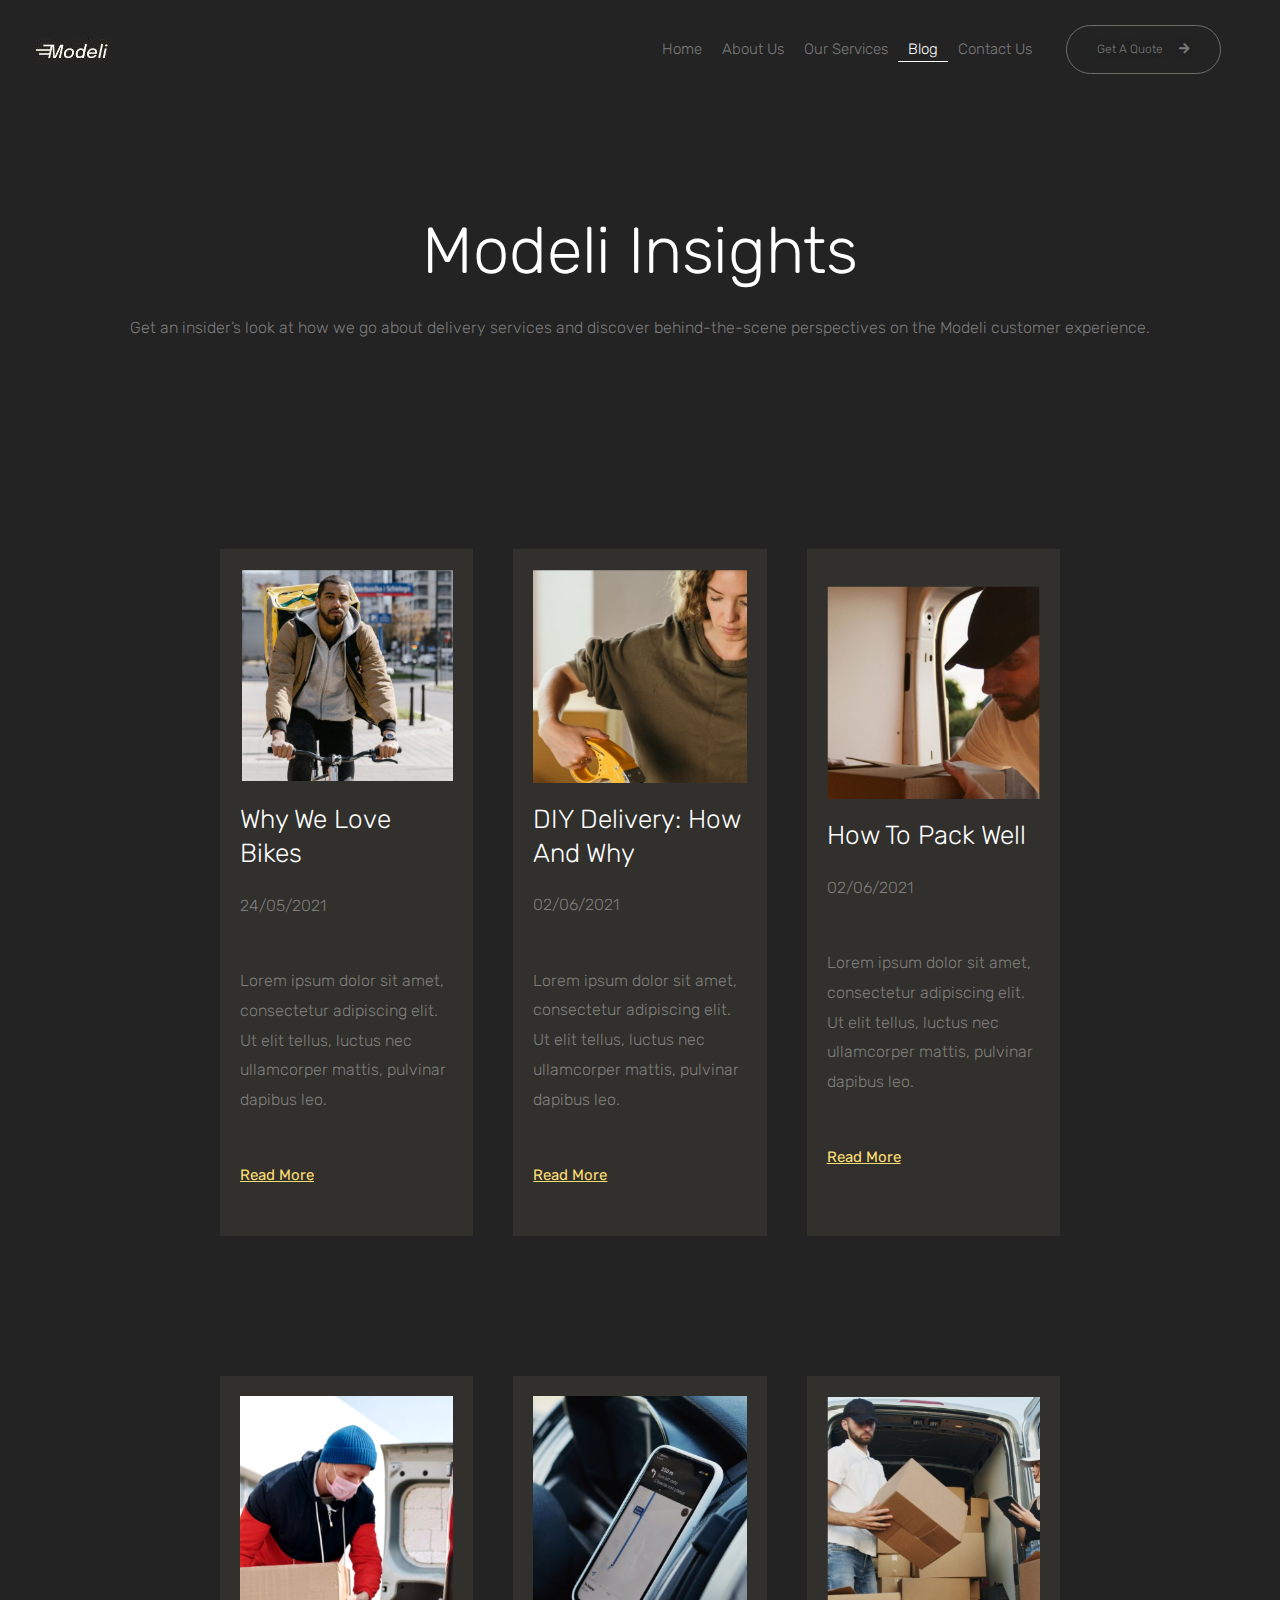
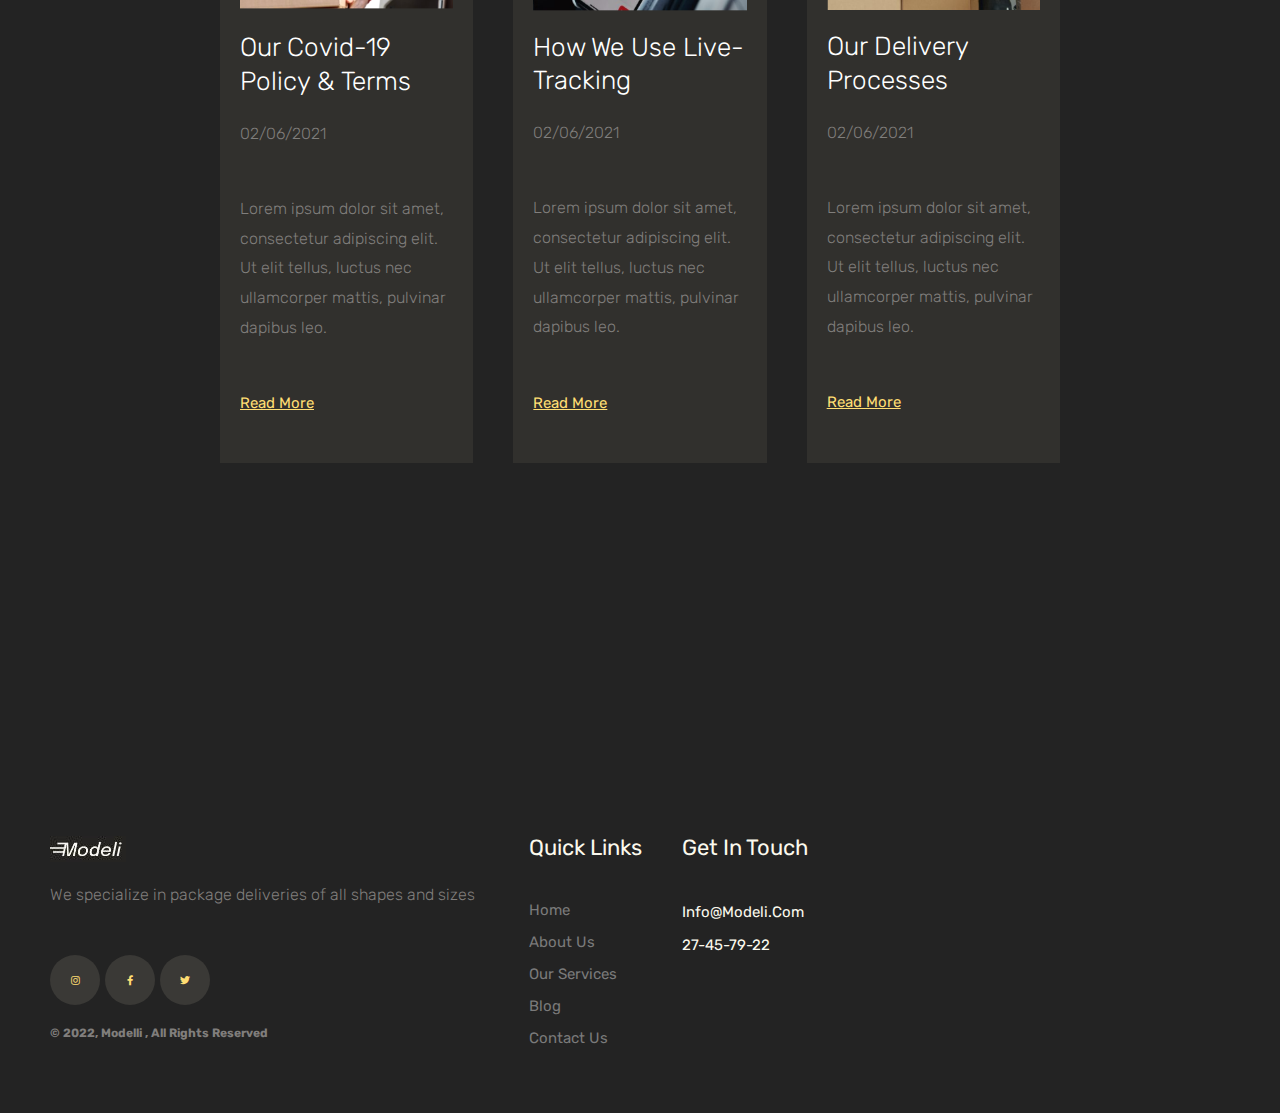
<file: blog/index.html>
<!DOCTYPE html>
<html lang="en-US">
<head>
<meta charset="UTF-8">
<meta name="viewport" content="width=device-width, initial-scale=1">
<link rel="profile" href="https://gmpg.org/xfn/11">

<title>Blog &#8211; Speed Test</title>
<meta name="robots" content="max-image-preview:large">
<link rel="dns-prefetch" href="//s.w.org">
<link rel="alternate" type="application/rss+xml" title="Speed Test &raquo; Feed" href="https://sakisaksak.github.io/speedtest/feed/">
<link rel="alternate" type="application/rss+xml" title="Speed Test &raquo; Comments Feed" href="https://sakisaksak.github.io/speedtest/comments/feed/">
<script>
window._wpemojiSettings = {"baseUrl":"https:\/\/s.w.org\/images\/core\/emoji\/14.0.0\/72x72\/","ext":".png","svgUrl":"https:\/\/s.w.org\/images\/core\/emoji\/14.0.0\/svg\/","svgExt":".svg","source":{"concatemoji":"https:\/\/sakisaksak.github.io\/speedtest\/wp-includes\/js\/wp-emoji-release.min.js?ver=6.0.1"}};
/*! This file is auto-generated */
!function(e,a,t){var n,r,o,i=a.createElement("canvas"),p=i.getContext&&i.getContext("2d");function s(e,t){var a=String.fromCharCode,e=(p.clearRect(0,0,i.width,i.height),p.fillText(a.apply(this,e),0,0),i.toDataURL());return p.clearRect(0,0,i.width,i.height),p.fillText(a.apply(this,t),0,0),e===i.toDataURL()}function c(e){var t=a.createElement("script");t.src=e,t.defer=t.type="text/javascript",a.getElementsByTagName("head")[0].appendChild(t)}for(o=Array("flag","emoji"),t.supports={everything:!0,everythingExceptFlag:!0},r=0;r<o.length;r++)t.supports[o[r]]=function(e){if(!p||!p.fillText)return!1;switch(p.textBaseline="top",p.font="600 32px Arial",e){case"flag":return s([127987,65039,8205,9895,65039],[127987,65039,8203,9895,65039])?!1:!s([55356,56826,55356,56819],[55356,56826,8203,55356,56819])&&!s([55356,57332,56128,56423,56128,56418,56128,56421,56128,56430,56128,56423,56128,56447],[55356,57332,8203,56128,56423,8203,56128,56418,8203,56128,56421,8203,56128,56430,8203,56128,56423,8203,56128,56447]);case"emoji":return!s([129777,127995,8205,129778,127999],[129777,127995,8203,129778,127999])}return!1}(o[r]),t.supports.everything=t.supports.everything&&t.supports[o[r]],"flag"!==o[r]&&(t.supports.everythingExceptFlag=t.supports.everythingExceptFlag&&t.supports[o[r]]);t.supports.everythingExceptFlag=t.supports.everythingExceptFlag&&!t.supports.flag,t.DOMReady=!1,t.readyCallback=function(){t.DOMReady=!0},t.supports.everything||(n=function(){t.readyCallback()},a.addEventListener?(a.addEventListener("DOMContentLoaded",n,!1),e.addEventListener("load",n,!1)):(e.attachEvent("onload",n),a.attachEvent("onreadystatechange",function(){"complete"===a.readyState&&t.readyCallback()})),(e=t.source||{}).concatemoji?c(e.concatemoji):e.wpemoji&&e.twemoji&&(c(e.twemoji),c(e.wpemoji)))}(window,document,window._wpemojiSettings);
</script>
<style>img.wp-smiley,
img.emoji {
	display: inline !important;
	border: none !important;
	box-shadow: none !important;
	height: 1em !important;
	width: 1em !important;
	margin: 0 0.07em !important;
	vertical-align: -0.1em !important;
	background: none !important;
	padding: 0 !important;
}</style>
	<link rel="stylesheet" id="astra-theme-css-css" href="https://sakisaksak.github.io/speedtest/wp-content/themes/astra/assets/css/minified/main.min.css?ver=3.7.9" media="all">
<style id="astra-theme-css-inline-css">html{font-size:93.75%;}a,.page-title{color:var(--ast-global-color-0);}a:hover,a:focus{color:var(--ast-global-color-1);}body,button,input,select,textarea,.ast-button,.ast-custom-button{font-family:-apple-system,BlinkMacSystemFont,Segoe UI,Roboto,Oxygen-Sans,Ubuntu,Cantarell,Helvetica Neue,sans-serif;font-weight:inherit;font-size:15px;font-size:1rem;}blockquote{color:var(--ast-global-color-3);}.site-title{font-size:35px;font-size:2.3333333333333rem;display:block;}.ast-archive-description .ast-archive-title{font-size:40px;font-size:2.6666666666667rem;}.site-header .site-description{font-size:15px;font-size:1rem;display:none;}.entry-title{font-size:30px;font-size:2rem;}h1,.entry-content h1{font-size:40px;font-size:2.6666666666667rem;}h2,.entry-content h2{font-size:30px;font-size:2rem;}h3,.entry-content h3{font-size:25px;font-size:1.6666666666667rem;}h4,.entry-content h4{font-size:20px;font-size:1.3333333333333rem;}h5,.entry-content h5{font-size:18px;font-size:1.2rem;}h6,.entry-content h6{font-size:15px;font-size:1rem;}.ast-single-post .entry-title,.page-title{font-size:30px;font-size:2rem;}::selection{background-color:var(--ast-global-color-0);color:#ffffff;}body,h1,.entry-title a,.entry-content h1,h2,.entry-content h2,h3,.entry-content h3,h4,.entry-content h4,h5,.entry-content h5,h6,.entry-content h6{color:var(--ast-global-color-3);}.tagcloud a:hover,.tagcloud a:focus,.tagcloud a.current-item{color:#ffffff;border-color:var(--ast-global-color-0);background-color:var(--ast-global-color-0);}input:focus,input[type="text"]:focus,input[type="email"]:focus,input[type="url"]:focus,input[type="password"]:focus,input[type="reset"]:focus,input[type="search"]:focus,textarea:focus{border-color:var(--ast-global-color-0);}input[type="radio"]:checked,input[type=reset],input[type="checkbox"]:checked,input[type="checkbox"]:hover:checked,input[type="checkbox"]:focus:checked,input[type=range]::-webkit-slider-thumb{border-color:var(--ast-global-color-0);background-color:var(--ast-global-color-0);box-shadow:none;}.site-footer a:hover + .post-count,.site-footer a:focus + .post-count{background:var(--ast-global-color-0);border-color:var(--ast-global-color-0);}.single .nav-links .nav-previous,.single .nav-links .nav-next{color:var(--ast-global-color-0);}.entry-meta,.entry-meta *{line-height:1.45;color:var(--ast-global-color-0);}.entry-meta a:hover,.entry-meta a:hover *,.entry-meta a:focus,.entry-meta a:focus *,.page-links > .page-link,.page-links .page-link:hover,.post-navigation a:hover{color:var(--ast-global-color-1);}#cat option,.secondary .calendar_wrap thead a,.secondary .calendar_wrap thead a:visited{color:var(--ast-global-color-0);}.secondary .calendar_wrap #today,.ast-progress-val span{background:var(--ast-global-color-0);}.secondary a:hover + .post-count,.secondary a:focus + .post-count{background:var(--ast-global-color-0);border-color:var(--ast-global-color-0);}.calendar_wrap #today > a{color:#ffffff;}.page-links .page-link,.single .post-navigation a{color:var(--ast-global-color-0);}.ast-archive-title{color:var(--ast-global-color-2);}.widget-title{font-size:21px;font-size:1.4rem;color:var(--ast-global-color-2);}.ast-single-post .entry-content a,.ast-comment-content a:not(.ast-comment-edit-reply-wrap a){text-decoration:underline;}.ast-single-post .wp-block-button .wp-block-button__link,.ast-single-post .elementor-button-wrapper .elementor-button,.ast-single-post .entry-content .uagb-tab a,.ast-single-post .entry-content .uagb-ifb-cta a,.ast-single-post .entry-content .wp-block-uagb-buttons a,.ast-single-post .entry-content .uabb-module-content a,.ast-single-post .entry-content .uagb-post-grid a,.ast-single-post .entry-content .uagb-timeline a,.ast-single-post .entry-content .uagb-toc__wrap a,.ast-single-post .entry-content .uagb-taxomony-box a,.ast-single-post .entry-content .woocommerce a{text-decoration:none;}.ast-logo-title-inline .site-logo-img{padding-right:1em;}.site-logo-img img{ transition:all 0.2s linear;}.ast-page-builder-template .hentry {margin: 0;}.ast-page-builder-template .site-content > .ast-container {max-width: 100%;padding: 0;}.ast-page-builder-template .site-content #primary {padding: 0;margin: 0;}.ast-page-builder-template .no-results {text-align: center;margin: 4em auto;}.ast-page-builder-template .ast-pagination {padding: 2em;}.ast-page-builder-template .entry-header.ast-no-title.ast-no-thumbnail {margin-top: 0;}.ast-page-builder-template .entry-header.ast-header-without-markup {margin-top: 0;margin-bottom: 0;}.ast-page-builder-template .entry-header.ast-no-title.ast-no-meta {margin-bottom: 0;}.ast-page-builder-template.single .post-navigation {padding-bottom: 2em;}.ast-page-builder-template.single-post .site-content > .ast-container {max-width: 100%;}.ast-page-builder-template .entry-header {margin-top: 4em;margin-left: auto;margin-right: auto;padding-left: 20px;padding-right: 20px;}.ast-page-builder-template .ast-archive-description {margin-top: 4em;margin-left: auto;margin-right: auto;padding-left: 20px;padding-right: 20px;}.single.ast-page-builder-template .entry-header {padding-left: 20px;padding-right: 20px;}@media (max-width:921px){#ast-desktop-header{display:none;}}@media (min-width:921px){#ast-mobile-header{display:none;}}.wp-block-buttons.aligncenter{justify-content:center;}@media (min-width:1200px){.wp-block-group .has-background{padding:20px;}}@media (min-width:1200px){.wp-block-cover-image.alignwide .wp-block-cover__inner-container,.wp-block-cover.alignwide .wp-block-cover__inner-container,.wp-block-cover-image.alignfull .wp-block-cover__inner-container,.wp-block-cover.alignfull .wp-block-cover__inner-container{width:100%;}}.ast-plain-container.ast-no-sidebar #primary{margin-top:0;margin-bottom:0;}@media (max-width:921px){.ast-theme-transparent-header #primary,.ast-theme-transparent-header #secondary{padding:0;}}.wp-block-columns{margin-bottom:unset;}.wp-block-image.size-full{margin:2rem 0;}.wp-block-separator.has-background{padding:0;}.wp-block-gallery{margin-bottom:1.6em;}.wp-block-group{padding-top:4em;padding-bottom:4em;}.wp-block-group__inner-container .wp-block-columns:last-child,.wp-block-group__inner-container :last-child,.wp-block-table table{margin-bottom:0;}.blocks-gallery-grid{width:100%;}.wp-block-navigation-link__content{padding:5px 0;}.wp-block-group .wp-block-group .has-text-align-center,.wp-block-group .wp-block-column .has-text-align-center{max-width:100%;}.has-text-align-center{margin:0 auto;}@media (max-width:1200px){.wp-block-group{padding:3em;}.wp-block-group .wp-block-group{padding:1.5em;}.wp-block-columns,.wp-block-column{margin:1rem 0;}}@media (min-width:921px){.wp-block-columns .wp-block-group{padding:2em;}}@media (max-width:544px){.wp-block-cover-image .wp-block-cover__inner-container,.wp-block-cover .wp-block-cover__inner-container{width:unset;}.wp-block-cover,.wp-block-cover-image{padding:2em 0;}.wp-block-group,.wp-block-cover{padding:2em;}.wp-block-media-text__media img,.wp-block-media-text__media video{width:unset;max-width:100%;}.wp-block-media-text.has-background .wp-block-media-text__content{padding:1em;}}@media (max-width:921px){.ast-plain-container.ast-no-sidebar #primary{padding:0;}}@media (min-width:544px){.entry-content .wp-block-media-text.has-media-on-the-right .wp-block-media-text__content{padding:0 8% 0 0;}.entry-content .wp-block-media-text .wp-block-media-text__content{padding:0 0 0 8%;}.ast-plain-container .site-content .entry-content .has-custom-content-position.is-position-bottom-left > *,.ast-plain-container .site-content .entry-content .has-custom-content-position.is-position-bottom-right > *,.ast-plain-container .site-content .entry-content .has-custom-content-position.is-position-top-left > *,.ast-plain-container .site-content .entry-content .has-custom-content-position.is-position-top-right > *,.ast-plain-container .site-content .entry-content .has-custom-content-position.is-position-center-right > *,.ast-plain-container .site-content .entry-content .has-custom-content-position.is-position-center-left > *{margin:0;}}@media (max-width:544px){.entry-content .wp-block-media-text .wp-block-media-text__content{padding:8% 0;}.wp-block-media-text .wp-block-media-text__media img{width:auto;max-width:100%;}}.wp-block-button.is-style-outline .wp-block-button__link{border-color:var(--ast-global-color-0);}.wp-block-button.is-style-outline > .wp-block-button__link:not(.has-text-color),.wp-block-button.wp-block-button__link.is-style-outline:not(.has-text-color){color:var(--ast-global-color-0);}.wp-block-button.is-style-outline .wp-block-button__link:hover,.wp-block-button.is-style-outline .wp-block-button__link:focus{color:#ffffff !important;background-color:var(--ast-global-color-1);border-color:var(--ast-global-color-1);}.post-page-numbers.current .page-link,.ast-pagination .page-numbers.current{color:#ffffff;border-color:var(--ast-global-color-0);background-color:var(--ast-global-color-0);border-radius:2px;}@media (min-width:544px){.entry-content > .alignleft{margin-right:20px;}.entry-content > .alignright{margin-left:20px;}}h1.widget-title{font-weight:inherit;}h2.widget-title{font-weight:inherit;}h3.widget-title{font-weight:inherit;}@media (max-width:921px){.ast-separate-container .ast-article-post,.ast-separate-container .ast-article-single{padding:1.5em 2.14em;}.ast-separate-container #primary,.ast-separate-container #secondary{padding:1.5em 0;}#primary,#secondary{padding:1.5em 0;margin:0;}.ast-left-sidebar #content > .ast-container{display:flex;flex-direction:column-reverse;width:100%;}.ast-author-box img.avatar{margin:20px 0 0 0;}}@media (min-width:922px){.ast-separate-container.ast-right-sidebar #primary,.ast-separate-container.ast-left-sidebar #primary{border:0;}.search-no-results.ast-separate-container #primary{margin-bottom:4em;}}.wp-block-button .wp-block-button__link{color:#ffffff;}.wp-block-button .wp-block-button__link:hover,.wp-block-button .wp-block-button__link:focus{color:#ffffff;background-color:var(--ast-global-color-1);border-color:var(--ast-global-color-1);}.wp-block-button .wp-block-button__link{border-style:solid;border-color:var(--ast-global-color-0);background-color:var(--ast-global-color-0);color:#ffffff;font-family:inherit;font-weight:inherit;line-height:1;border-radius:2px;}.wp-block-buttons .wp-block-button .wp-block-button__link{padding-top:15px;padding-right:30px;padding-bottom:15px;padding-left:30px;}@media (max-width:921px){.wp-block-button .wp-block-button__link{padding-top:14px;padding-right:28px;padding-bottom:14px;padding-left:28px;}}@media (max-width:544px){.wp-block-button .wp-block-button__link{padding-top:12px;padding-right:24px;padding-bottom:12px;padding-left:24px;}}.menu-toggle,button,.ast-button,.ast-custom-button,.button,input#submit,input[type="button"],input[type="submit"],input[type="reset"],form[CLASS*="wp-block-search__"].wp-block-search .wp-block-search__inside-wrapper .wp-block-search__button,body .wp-block-file .wp-block-file__button{border-style:solid;border-top-width:0;border-right-width:0;border-left-width:0;border-bottom-width:0;color:#ffffff;border-color:var(--ast-global-color-0);background-color:var(--ast-global-color-0);border-radius:2px;padding-top:15px;padding-right:30px;padding-bottom:15px;padding-left:30px;font-family:inherit;font-weight:inherit;line-height:1;}button:focus,.menu-toggle:hover,button:hover,.ast-button:hover,.ast-custom-button:hover .button:hover,.ast-custom-button:hover ,input[type=reset]:hover,input[type=reset]:focus,input#submit:hover,input#submit:focus,input[type="button"]:hover,input[type="button"]:focus,input[type="submit"]:hover,input[type="submit"]:focus,form[CLASS*="wp-block-search__"].wp-block-search .wp-block-search__inside-wrapper .wp-block-search__button:hover,form[CLASS*="wp-block-search__"].wp-block-search .wp-block-search__inside-wrapper .wp-block-search__button:focus,body .wp-block-file .wp-block-file__button:hover,body .wp-block-file .wp-block-file__button:focus{color:#ffffff;background-color:var(--ast-global-color-1);border-color:var(--ast-global-color-1);}@media (min-width:544px){.ast-container{max-width:100%;}}@media (max-width:544px){.ast-separate-container .ast-article-post,.ast-separate-container .ast-article-single,.ast-separate-container .comments-title,.ast-separate-container .ast-archive-description{padding:1.5em 1em;}.ast-separate-container #content .ast-container{padding-left:0.54em;padding-right:0.54em;}.ast-separate-container .ast-comment-list li.depth-1{padding:1.5em 1em;margin-bottom:1.5em;}.ast-separate-container .ast-comment-list .bypostauthor{padding:.5em;}.ast-search-menu-icon.ast-dropdown-active .search-field{width:170px;}.menu-toggle,button,.ast-button,.button,input#submit,input[type="button"],input[type="submit"],input[type="reset"]{padding-top:12px;padding-right:24px;padding-bottom:12px;padding-left:24px;}}@media (max-width:921px){.menu-toggle,button,.ast-button,.button,input#submit,input[type="button"],input[type="submit"],input[type="reset"]{padding-top:14px;padding-right:28px;padding-bottom:14px;padding-left:28px;}.ast-mobile-header-stack .main-header-bar .ast-search-menu-icon{display:inline-block;}.ast-header-break-point.ast-header-custom-item-outside .ast-mobile-header-stack .main-header-bar .ast-search-icon{margin:0;}.ast-comment-avatar-wrap img{max-width:2.5em;}.ast-separate-container .ast-comment-list li.depth-1{padding:1.5em 2.14em;}.ast-separate-container .comment-respond{padding:2em 2.14em;}.ast-comment-meta{padding:0 1.8888em 1.3333em;}}.entry-content > .wp-block-group,.entry-content > .wp-block-media-text,.entry-content > .wp-block-cover,.entry-content > .wp-block-columns{max-width:58em;width:calc(100% - 4em);margin-left:auto;margin-right:auto;}.entry-content [class*="__inner-container"] > .alignfull{max-width:100%;margin-left:0;margin-right:0;}.entry-content [class*="__inner-container"] > *:not(.alignwide):not(.alignfull):not(.alignleft):not(.alignright){margin-left:auto;margin-right:auto;}.entry-content [class*="__inner-container"] > *:not(.alignwide):not(p):not(.alignfull):not(.alignleft):not(.alignright):not(.is-style-wide):not(iframe){max-width:50rem;width:100%;}@media (min-width:921px){.entry-content > .wp-block-group.alignwide.has-background,.entry-content > .wp-block-group.alignfull.has-background,.entry-content > .wp-block-cover.alignwide,.entry-content > .wp-block-cover.alignfull,.entry-content > .wp-block-columns.has-background.alignwide,.entry-content > .wp-block-columns.has-background.alignfull{margin-top:0;margin-bottom:0;padding:6em 4em;}.entry-content > .wp-block-columns.has-background{margin-bottom:0;}}@media (min-width:1200px){.entry-content .alignfull p{max-width:1200px;}.entry-content .alignfull{max-width:100%;width:100%;}.ast-page-builder-template .entry-content .alignwide,.entry-content [class*="__inner-container"] > .alignwide{max-width:1200px;margin-left:0;margin-right:0;}.entry-content .alignfull [class*="__inner-container"] > .alignwide{max-width:80rem;}}@media (min-width:545px){.site-main .entry-content > .alignwide{margin:0 auto;}.wp-block-group.has-background,.entry-content > .wp-block-cover,.entry-content > .wp-block-columns.has-background{padding:4em;margin-top:0;margin-bottom:0;}.entry-content .wp-block-media-text.alignfull .wp-block-media-text__content,.entry-content .wp-block-media-text.has-background .wp-block-media-text__content{padding:0 8%;}}@media (max-width:921px){.site-title{display:block;}.ast-archive-description .ast-archive-title{font-size:40px;}.site-header .site-description{display:none;}.entry-title{font-size:30px;}h1,.entry-content h1{font-size:30px;}h2,.entry-content h2{font-size:25px;}h3,.entry-content h3{font-size:20px;}.ast-single-post .entry-title,.page-title{font-size:30px;}}@media (max-width:544px){.site-title{display:block;}.ast-archive-description .ast-archive-title{font-size:40px;}.site-header .site-description{display:none;}.entry-title{font-size:30px;}h1,.entry-content h1{font-size:30px;}h2,.entry-content h2{font-size:25px;}h3,.entry-content h3{font-size:20px;}.ast-single-post .entry-title,.page-title{font-size:30px;}}@media (max-width:921px){html{font-size:85.5%;}}@media (max-width:544px){html{font-size:85.5%;}}@media (min-width:922px){.ast-container{max-width:1240px;}}@media (min-width:922px){.site-content .ast-container{display:flex;}}@media (max-width:921px){.site-content .ast-container{flex-direction:column;}}@media (min-width:922px){.main-header-menu .sub-menu .menu-item.ast-left-align-sub-menu:hover > .sub-menu,.main-header-menu .sub-menu .menu-item.ast-left-align-sub-menu.focus > .sub-menu{margin-left:-0px;}}.wp-block-search {margin-bottom: 20px;}.wp-block-site-tagline {margin-top: 20px;}form.wp-block-search .wp-block-search__input,.wp-block-search.wp-block-search__button-inside .wp-block-search__inside-wrapper,.wp-block-search.wp-block-search__button-inside .wp-block-search__inside-wrapper {border-color: #eaeaea;background: #fafafa;}.wp-block-search.wp-block-search__button-inside .wp-block-search__inside-wrapper .wp-block-search__input:focus,.wp-block-loginout input:focus {outline: thin dotted;}.wp-block-loginout input:focus {border-color: transparent;} form.wp-block-search .wp-block-search__inside-wrapper .wp-block-search__input {padding: 12px;}form.wp-block-search .wp-block-search__button svg {fill: currentColor;width: 20px;height: 20px;}.wp-block-loginout p label {display: block;}.wp-block-loginout p:not(.login-remember):not(.login-submit) input {width: 100%;}.wp-block-loginout .login-remember input {width: 1.1rem;height: 1.1rem;margin: 0 5px 4px 0;vertical-align: middle;}body .wp-block-file .wp-block-file__button {text-decoration: none;}blockquote {padding: 0 1.2em 1.2em;}.wp-block-file {display: flex;align-items: center;flex-wrap: wrap;justify-content: space-between;}.wp-block-pullquote {border: none;}.wp-block-pullquote blockquote::before {content: "\201D";font-family: "Helvetica",sans-serif;display: flex;transform: rotate( 180deg );font-size: 6rem;font-style: normal;line-height: 1;font-weight: bold;align-items: center;justify-content: center;}figure.wp-block-pullquote.is-style-solid-color blockquote {max-width: 100%;text-align: inherit;}ul.wp-block-categories-list.wp-block-categories,ul.wp-block-archives-list.wp-block-archives {list-style-type: none;}.wp-block-button__link {border: 2px solid currentColor;}ul,ol {margin-left: 20px;}figure.alignright figcaption {text-align: right;}:root .has-ast-global-color-0-color{color:var(--ast-global-color-0);}:root .has-ast-global-color-0-background-color{background-color:var(--ast-global-color-0);}:root .wp-block-button .has-ast-global-color-0-color{color:var(--ast-global-color-0);}:root .wp-block-button .has-ast-global-color-0-background-color{background-color:var(--ast-global-color-0);}:root .has-ast-global-color-1-color{color:var(--ast-global-color-1);}:root .has-ast-global-color-1-background-color{background-color:var(--ast-global-color-1);}:root .wp-block-button .has-ast-global-color-1-color{color:var(--ast-global-color-1);}:root .wp-block-button .has-ast-global-color-1-background-color{background-color:var(--ast-global-color-1);}:root .has-ast-global-color-2-color{color:var(--ast-global-color-2);}:root .has-ast-global-color-2-background-color{background-color:var(--ast-global-color-2);}:root .wp-block-button .has-ast-global-color-2-color{color:var(--ast-global-color-2);}:root .wp-block-button .has-ast-global-color-2-background-color{background-color:var(--ast-global-color-2);}:root .has-ast-global-color-3-color{color:var(--ast-global-color-3);}:root .has-ast-global-color-3-background-color{background-color:var(--ast-global-color-3);}:root .wp-block-button .has-ast-global-color-3-color{color:var(--ast-global-color-3);}:root .wp-block-button .has-ast-global-color-3-background-color{background-color:var(--ast-global-color-3);}:root .has-ast-global-color-4-color{color:var(--ast-global-color-4);}:root .has-ast-global-color-4-background-color{background-color:var(--ast-global-color-4);}:root .wp-block-button .has-ast-global-color-4-color{color:var(--ast-global-color-4);}:root .wp-block-button .has-ast-global-color-4-background-color{background-color:var(--ast-global-color-4);}:root .has-ast-global-color-5-color{color:var(--ast-global-color-5);}:root .has-ast-global-color-5-background-color{background-color:var(--ast-global-color-5);}:root .wp-block-button .has-ast-global-color-5-color{color:var(--ast-global-color-5);}:root .wp-block-button .has-ast-global-color-5-background-color{background-color:var(--ast-global-color-5);}:root .has-ast-global-color-6-color{color:var(--ast-global-color-6);}:root .has-ast-global-color-6-background-color{background-color:var(--ast-global-color-6);}:root .wp-block-button .has-ast-global-color-6-color{color:var(--ast-global-color-6);}:root .wp-block-button .has-ast-global-color-6-background-color{background-color:var(--ast-global-color-6);}:root .has-ast-global-color-7-color{color:var(--ast-global-color-7);}:root .has-ast-global-color-7-background-color{background-color:var(--ast-global-color-7);}:root .wp-block-button .has-ast-global-color-7-color{color:var(--ast-global-color-7);}:root .wp-block-button .has-ast-global-color-7-background-color{background-color:var(--ast-global-color-7);}:root .has-ast-global-color-8-color{color:var(--ast-global-color-8);}:root .has-ast-global-color-8-background-color{background-color:var(--ast-global-color-8);}:root .wp-block-button .has-ast-global-color-8-color{color:var(--ast-global-color-8);}:root .wp-block-button .has-ast-global-color-8-background-color{background-color:var(--ast-global-color-8);}:root{--ast-global-color-0:#0170B9;--ast-global-color-1:#3a3a3a;--ast-global-color-2:#3a3a3a;--ast-global-color-3:#4B4F58;--ast-global-color-4:#F5F5F5;--ast-global-color-5:#FFFFFF;--ast-global-color-6:#F2F5F7;--ast-global-color-7:#424242;--ast-global-color-8:#000000;}.ast-breadcrumbs .trail-browse,.ast-breadcrumbs .trail-items,.ast-breadcrumbs .trail-items li{display:inline-block;margin:0;padding:0;border:none;background:inherit;text-indent:0;}.ast-breadcrumbs .trail-browse{font-size:inherit;font-style:inherit;font-weight:inherit;color:inherit;}.ast-breadcrumbs .trail-items{list-style:none;}.trail-items li::after{padding:0 0.3em;content:"\00bb";}.trail-items li:last-of-type::after{display:none;}h1,.entry-content h1,h2,.entry-content h2,h3,.entry-content h3,h4,.entry-content h4,h5,.entry-content h5,h6,.entry-content h6{color:var(--ast-global-color-2);}.entry-title a{color:var(--ast-global-color-2);}@media (max-width:921px){.ast-builder-grid-row-container.ast-builder-grid-row-tablet-3-firstrow .ast-builder-grid-row > *:first-child,.ast-builder-grid-row-container.ast-builder-grid-row-tablet-3-lastrow .ast-builder-grid-row > *:last-child{grid-column:1 / -1;}}@media (max-width:544px){.ast-builder-grid-row-container.ast-builder-grid-row-mobile-3-firstrow .ast-builder-grid-row > *:first-child,.ast-builder-grid-row-container.ast-builder-grid-row-mobile-3-lastrow .ast-builder-grid-row > *:last-child{grid-column:1 / -1;}}.ast-builder-layout-element[data-section="title_tagline"]{display:flex;}@media (max-width:921px){.ast-header-break-point .ast-builder-layout-element[data-section="title_tagline"]{display:flex;}}@media (max-width:544px){.ast-header-break-point .ast-builder-layout-element[data-section="title_tagline"]{display:flex;}}.ast-builder-menu-1{font-family:inherit;font-weight:inherit;}.ast-builder-menu-1 .sub-menu,.ast-builder-menu-1 .inline-on-mobile .sub-menu{border-top-width:2px;border-bottom-width:0px;border-right-width:0px;border-left-width:0px;border-color:var(--ast-global-color-0);border-style:solid;border-radius:0px;}.ast-builder-menu-1 .main-header-menu > .menu-item > .sub-menu,.ast-builder-menu-1 .main-header-menu > .menu-item > .astra-full-megamenu-wrapper{margin-top:0px;}.ast-desktop .ast-builder-menu-1 .main-header-menu > .menu-item > .sub-menu:before,.ast-desktop .ast-builder-menu-1 .main-header-menu > .menu-item > .astra-full-megamenu-wrapper:before{height:calc( 0px + 5px );}.ast-desktop .ast-builder-menu-1 .menu-item .sub-menu .menu-link{border-style:none;}@media (max-width:921px){.ast-header-break-point .ast-builder-menu-1 .menu-item.menu-item-has-children > .ast-menu-toggle{top:0;}.ast-builder-menu-1 .menu-item-has-children > .menu-link:after{content:unset;}}@media (max-width:544px){.ast-header-break-point .ast-builder-menu-1 .menu-item.menu-item-has-children > .ast-menu-toggle{top:0;}}.ast-builder-menu-1{display:flex;}@media (max-width:921px){.ast-header-break-point .ast-builder-menu-1{display:flex;}}@media (max-width:544px){.ast-header-break-point .ast-builder-menu-1{display:flex;}}.site-below-footer-wrap{padding-top:20px;padding-bottom:20px;}.site-below-footer-wrap[data-section="section-below-footer-builder"]{background-color:#eeeeee;;min-height:80px;}.site-below-footer-wrap[data-section="section-below-footer-builder"] .ast-builder-grid-row{max-width:1200px;margin-left:auto;margin-right:auto;}.site-below-footer-wrap[data-section="section-below-footer-builder"] .ast-builder-grid-row,.site-below-footer-wrap[data-section="section-below-footer-builder"] .site-footer-section{align-items:flex-start;}.site-below-footer-wrap[data-section="section-below-footer-builder"].ast-footer-row-inline .site-footer-section{display:flex;margin-bottom:0;}.ast-builder-grid-row-full .ast-builder-grid-row{grid-template-columns:1fr;}@media (max-width:921px){.site-below-footer-wrap[data-section="section-below-footer-builder"].ast-footer-row-tablet-inline .site-footer-section{display:flex;margin-bottom:0;}.site-below-footer-wrap[data-section="section-below-footer-builder"].ast-footer-row-tablet-stack .site-footer-section{display:block;margin-bottom:10px;}.ast-builder-grid-row-container.ast-builder-grid-row-tablet-full .ast-builder-grid-row{grid-template-columns:1fr;}}@media (max-width:544px){.site-below-footer-wrap[data-section="section-below-footer-builder"].ast-footer-row-mobile-inline .site-footer-section{display:flex;margin-bottom:0;}.site-below-footer-wrap[data-section="section-below-footer-builder"].ast-footer-row-mobile-stack .site-footer-section{display:block;margin-bottom:10px;}.ast-builder-grid-row-container.ast-builder-grid-row-mobile-full .ast-builder-grid-row{grid-template-columns:1fr;}}.site-below-footer-wrap[data-section="section-below-footer-builder"]{display:grid;}@media (max-width:921px){.ast-header-break-point .site-below-footer-wrap[data-section="section-below-footer-builder"]{display:grid;}}@media (max-width:544px){.ast-header-break-point .site-below-footer-wrap[data-section="section-below-footer-builder"]{display:grid;}}.ast-footer-copyright{text-align:center;}.ast-footer-copyright {color:var(--ast-global-color-3);}@media (max-width:921px){.ast-footer-copyright{text-align:center;}}@media (max-width:544px){.ast-footer-copyright{text-align:center;}}.ast-footer-copyright.ast-builder-layout-element{display:flex;}@media (max-width:921px){.ast-header-break-point .ast-footer-copyright.ast-builder-layout-element{display:flex;}}@media (max-width:544px){.ast-header-break-point .ast-footer-copyright.ast-builder-layout-element{display:flex;}}.elementor-widget-heading .elementor-heading-title{margin:0;}.elementor-post.elementor-grid-item.hentry{margin-bottom:0;}.woocommerce div.product .elementor-element.elementor-products-grid .related.products ul.products li.product,.elementor-element .elementor-wc-products .woocommerce[class*='columns-'] ul.products li.product{width:auto;margin:0;float:none;}.elementor-toc__list-wrapper{margin:0;}.ast-left-sidebar .elementor-section.elementor-section-stretched,.ast-right-sidebar .elementor-section.elementor-section-stretched{max-width:100%;left:0 !important;}.elementor-template-full-width .ast-container{display:block;}@media (max-width:544px){.elementor-element .elementor-wc-products .woocommerce[class*="columns-"] ul.products li.product{width:auto;margin:0;}.elementor-element .woocommerce .woocommerce-result-count{float:none;}}.ast-header-break-point .main-header-bar{border-bottom-width:1px;}@media (min-width:922px){.main-header-bar{border-bottom-width:1px;}}.main-header-menu .menu-item, #astra-footer-menu .menu-item, .main-header-bar .ast-masthead-custom-menu-items{-js-display:flex;display:flex;-webkit-box-pack:center;-webkit-justify-content:center;-moz-box-pack:center;-ms-flex-pack:center;justify-content:center;-webkit-box-orient:vertical;-webkit-box-direction:normal;-webkit-flex-direction:column;-moz-box-orient:vertical;-moz-box-direction:normal;-ms-flex-direction:column;flex-direction:column;}.main-header-menu > .menu-item > .menu-link, #astra-footer-menu > .menu-item > .menu-link{height:100%;-webkit-box-align:center;-webkit-align-items:center;-moz-box-align:center;-ms-flex-align:center;align-items:center;-js-display:flex;display:flex;}.ast-header-break-point .main-navigation ul .menu-item .menu-link .icon-arrow:first-of-type svg{top:.2em;margin-top:0px;margin-left:0px;width:.65em;transform:translate(0, -2px) rotateZ(270deg);}.ast-mobile-popup-content .ast-submenu-expanded > .ast-menu-toggle{transform:rotateX(180deg);}.ast-separate-container .blog-layout-1, .ast-separate-container .blog-layout-2, .ast-separate-container .blog-layout-3{background-color:transparent;background-image:none;}.ast-separate-container .ast-article-post{background-color:var(--ast-global-color-5);;}@media (max-width:921px){.ast-separate-container .ast-article-post{background-color:var(--ast-global-color-5);;}}@media (max-width:544px){.ast-separate-container .ast-article-post{background-color:var(--ast-global-color-5);;}}.ast-separate-container .ast-article-single:not(.ast-related-post), .ast-separate-container .comments-area .comment-respond,.ast-separate-container .comments-area .ast-comment-list li, .ast-separate-container .ast-woocommerce-container, .ast-separate-container .error-404, .ast-separate-container .no-results, .single.ast-separate-container .ast-author-meta, .ast-separate-container .related-posts-title-wrapper, .ast-separate-container.ast-two-container #secondary .widget,.ast-separate-container .comments-count-wrapper, .ast-box-layout.ast-plain-container .site-content,.ast-padded-layout.ast-plain-container .site-content, .ast-separate-container .comments-area .comments-title{background-color:var(--ast-global-color-5);;}@media (max-width:921px){.ast-separate-container .ast-article-single:not(.ast-related-post), .ast-separate-container .comments-area .comment-respond,.ast-separate-container .comments-area .ast-comment-list li, .ast-separate-container .ast-woocommerce-container, .ast-separate-container .error-404, .ast-separate-container .no-results, .single.ast-separate-container .ast-author-meta, .ast-separate-container .related-posts-title-wrapper, .ast-separate-container.ast-two-container #secondary .widget,.ast-separate-container .comments-count-wrapper, .ast-box-layout.ast-plain-container .site-content,.ast-padded-layout.ast-plain-container .site-content, .ast-separate-container .comments-area .comments-title{background-color:var(--ast-global-color-5);;}}@media (max-width:544px){.ast-separate-container .ast-article-single:not(.ast-related-post), .ast-separate-container .comments-area .comment-respond,.ast-separate-container .comments-area .ast-comment-list li, .ast-separate-container .ast-woocommerce-container, .ast-separate-container .error-404, .ast-separate-container .no-results, .single.ast-separate-container .ast-author-meta, .ast-separate-container .related-posts-title-wrapper, .ast-separate-container.ast-two-container #secondary .widget,.ast-separate-container .comments-count-wrapper, .ast-box-layout.ast-plain-container .site-content,.ast-padded-layout.ast-plain-container .site-content, .ast-separate-container .comments-area .comments-title{background-color:var(--ast-global-color-5);;}}.ast-plain-container, .ast-page-builder-template{background-color:var(--ast-global-color-5);;}@media (max-width:921px){.ast-plain-container, .ast-page-builder-template{background-color:var(--ast-global-color-5);;}}@media (max-width:544px){.ast-plain-container, .ast-page-builder-template{background-color:var(--ast-global-color-5);;}}.ast-mobile-header-content > *,.ast-desktop-header-content > * {padding: 10px 0;height: auto;}.ast-mobile-header-content > *:first-child,.ast-desktop-header-content > *:first-child {padding-top: 10px;}.ast-mobile-header-content > .ast-builder-menu,.ast-desktop-header-content > .ast-builder-menu {padding-top: 0;}.ast-mobile-header-content > *:last-child,.ast-desktop-header-content > *:last-child {padding-bottom: 0;}.ast-mobile-header-content .ast-search-menu-icon.ast-inline-search label,.ast-desktop-header-content .ast-search-menu-icon.ast-inline-search label {width: 100%;}.ast-desktop-header-content .main-header-bar-navigation .ast-submenu-expanded > .ast-menu-toggle::before {transform: rotateX(180deg);}#ast-desktop-header .ast-desktop-header-content,.ast-mobile-header-content .ast-search-icon,.ast-desktop-header-content .ast-search-icon,.ast-mobile-header-wrap .ast-mobile-header-content,.ast-main-header-nav-open.ast-popup-nav-open .ast-mobile-header-wrap .ast-mobile-header-content,.ast-main-header-nav-open.ast-popup-nav-open .ast-desktop-header-content {display: none;}.ast-main-header-nav-open.ast-header-break-point #ast-desktop-header .ast-desktop-header-content,.ast-main-header-nav-open.ast-header-break-point .ast-mobile-header-wrap .ast-mobile-header-content {display: block;}.ast-desktop .ast-desktop-header-content .astra-menu-animation-slide-up > .menu-item > .sub-menu,.ast-desktop .ast-desktop-header-content .astra-menu-animation-slide-up > .menu-item .menu-item > .sub-menu,.ast-desktop .ast-desktop-header-content .astra-menu-animation-slide-down > .menu-item > .sub-menu,.ast-desktop .ast-desktop-header-content .astra-menu-animation-slide-down > .menu-item .menu-item > .sub-menu,.ast-desktop .ast-desktop-header-content .astra-menu-animation-fade > .menu-item > .sub-menu,.ast-desktop .ast-desktop-header-content .astra-menu-animation-fade > .menu-item .menu-item > .sub-menu {opacity: 1;visibility: visible;}.ast-hfb-header.ast-default-menu-enable.ast-header-break-point .ast-mobile-header-wrap .ast-mobile-header-content .main-header-bar-navigation {width: unset;margin: unset;}.ast-mobile-header-content.content-align-flex-end .main-header-bar-navigation .menu-item-has-children > .ast-menu-toggle,.ast-desktop-header-content.content-align-flex-end .main-header-bar-navigation .menu-item-has-children > .ast-menu-toggle {left: calc( 20px - 0.907em);}.ast-mobile-header-content .ast-search-menu-icon,.ast-mobile-header-content .ast-search-menu-icon.slide-search,.ast-desktop-header-content .ast-search-menu-icon,.ast-desktop-header-content .ast-search-menu-icon.slide-search {width: 100%;position: relative;display: block;right: auto;transform: none;}.ast-mobile-header-content .ast-search-menu-icon.slide-search .search-form,.ast-mobile-header-content .ast-search-menu-icon .search-form,.ast-desktop-header-content .ast-search-menu-icon.slide-search .search-form,.ast-desktop-header-content .ast-search-menu-icon .search-form {right: 0;visibility: visible;opacity: 1;position: relative;top: auto;transform: none;padding: 0;display: block;overflow: hidden;}.ast-mobile-header-content .ast-search-menu-icon.ast-inline-search .search-field,.ast-mobile-header-content .ast-search-menu-icon .search-field,.ast-desktop-header-content .ast-search-menu-icon.ast-inline-search .search-field,.ast-desktop-header-content .ast-search-menu-icon .search-field {width: 100%;padding-right: 5.5em;}.ast-mobile-header-content .ast-search-menu-icon .search-submit,.ast-desktop-header-content .ast-search-menu-icon .search-submit {display: block;position: absolute;height: 100%;top: 0;right: 0;padding: 0 1em;border-radius: 0;}.ast-hfb-header.ast-default-menu-enable.ast-header-break-point .ast-mobile-header-wrap .ast-mobile-header-content .main-header-bar-navigation ul .sub-menu .menu-link {padding-left: 30px;}.ast-hfb-header.ast-default-menu-enable.ast-header-break-point .ast-mobile-header-wrap .ast-mobile-header-content .main-header-bar-navigation .sub-menu .menu-item .menu-item .menu-link {padding-left: 40px;}.ast-mobile-popup-drawer.active .ast-mobile-popup-inner{background-color:#ffffff;;}.ast-mobile-header-wrap .ast-mobile-header-content, .ast-desktop-header-content{background-color:#ffffff;;}.ast-mobile-popup-content > *, .ast-mobile-header-content > *, .ast-desktop-popup-content > *, .ast-desktop-header-content > *{padding-top:0px;padding-bottom:0px;}.content-align-flex-start .ast-builder-layout-element{justify-content:flex-start;}.content-align-flex-start .main-header-menu{text-align:left;}.ast-mobile-popup-drawer.active .menu-toggle-close{color:#3a3a3a;}.ast-mobile-header-wrap .ast-primary-header-bar,.ast-primary-header-bar .site-primary-header-wrap{min-height:70px;}.ast-desktop .ast-primary-header-bar .main-header-menu > .menu-item{line-height:70px;}@media (max-width:921px){#masthead .ast-mobile-header-wrap .ast-primary-header-bar,#masthead .ast-mobile-header-wrap .ast-below-header-bar{padding-left:20px;padding-right:20px;}}.ast-header-break-point .ast-primary-header-bar{border-bottom-width:1px;border-bottom-color:#eaeaea;border-bottom-style:solid;}@media (min-width:922px){.ast-primary-header-bar{border-bottom-width:1px;border-bottom-color:#eaeaea;border-bottom-style:solid;}}.ast-primary-header-bar{background-color:#ffffff;;}.ast-primary-header-bar{display:block;}@media (max-width:921px){.ast-header-break-point .ast-primary-header-bar{display:grid;}}@media (max-width:544px){.ast-header-break-point .ast-primary-header-bar{display:grid;}}[data-section="section-header-mobile-trigger"] .ast-button-wrap .ast-mobile-menu-trigger-minimal{color:var(--ast-global-color-0);border:none;background:transparent;}[data-section="section-header-mobile-trigger"] .ast-button-wrap .mobile-menu-toggle-icon .ast-mobile-svg{width:20px;height:20px;fill:var(--ast-global-color-0);}[data-section="section-header-mobile-trigger"] .ast-button-wrap .mobile-menu-wrap .mobile-menu{color:var(--ast-global-color-0);}.ast-builder-menu-mobile .main-navigation .menu-item > .menu-link{font-family:inherit;font-weight:inherit;}.ast-builder-menu-mobile .main-navigation .menu-item.menu-item-has-children > .ast-menu-toggle{top:0;}.ast-builder-menu-mobile .main-navigation .menu-item-has-children > .menu-link:after{content:unset;}.ast-hfb-header .ast-builder-menu-mobile .main-header-menu, .ast-hfb-header .ast-builder-menu-mobile .main-navigation .menu-item .menu-link, .ast-hfb-header .ast-builder-menu-mobile .main-navigation .menu-item .sub-menu .menu-link{border-style:none;}.ast-builder-menu-mobile .main-navigation .menu-item.menu-item-has-children > .ast-menu-toggle{top:0;}@media (max-width:921px){.ast-builder-menu-mobile .main-navigation .menu-item.menu-item-has-children > .ast-menu-toggle{top:0;}.ast-builder-menu-mobile .main-navigation .menu-item-has-children > .menu-link:after{content:unset;}}@media (max-width:544px){.ast-builder-menu-mobile .main-navigation .menu-item.menu-item-has-children > .ast-menu-toggle{top:0;}}.ast-builder-menu-mobile .main-navigation{display:block;}@media (max-width:921px){.ast-header-break-point .ast-builder-menu-mobile .main-navigation{display:block;}}@media (max-width:544px){.ast-header-break-point .ast-builder-menu-mobile .main-navigation{display:block;}}:root{--e-global-color-astglobalcolor0:#0170B9;--e-global-color-astglobalcolor1:#3a3a3a;--e-global-color-astglobalcolor2:#3a3a3a;--e-global-color-astglobalcolor3:#4B4F58;--e-global-color-astglobalcolor4:#F5F5F5;--e-global-color-astglobalcolor5:#FFFFFF;--e-global-color-astglobalcolor6:#F2F5F7;--e-global-color-astglobalcolor7:#424242;--e-global-color-astglobalcolor8:#000000;}</style>
<link rel="stylesheet" id="wp-block-library-css" href="https://sakisaksak.github.io/speedtest/wp-includes/css/dist/block-library/style.min.css?ver=6.0.1" media="all">
<style id="global-styles-inline-css">body{--wp--preset--color--black: #000000;--wp--preset--color--cyan-bluish-gray: #abb8c3;--wp--preset--color--white: #ffffff;--wp--preset--color--pale-pink: #f78da7;--wp--preset--color--vivid-red: #cf2e2e;--wp--preset--color--luminous-vivid-orange: #ff6900;--wp--preset--color--luminous-vivid-amber: #fcb900;--wp--preset--color--light-green-cyan: #7bdcb5;--wp--preset--color--vivid-green-cyan: #00d084;--wp--preset--color--pale-cyan-blue: #8ed1fc;--wp--preset--color--vivid-cyan-blue: #0693e3;--wp--preset--color--vivid-purple: #9b51e0;--wp--preset--color--ast-global-color-0: var(--ast-global-color-0);--wp--preset--color--ast-global-color-1: var(--ast-global-color-1);--wp--preset--color--ast-global-color-2: var(--ast-global-color-2);--wp--preset--color--ast-global-color-3: var(--ast-global-color-3);--wp--preset--color--ast-global-color-4: var(--ast-global-color-4);--wp--preset--color--ast-global-color-5: var(--ast-global-color-5);--wp--preset--color--ast-global-color-6: var(--ast-global-color-6);--wp--preset--color--ast-global-color-7: var(--ast-global-color-7);--wp--preset--color--ast-global-color-8: var(--ast-global-color-8);--wp--preset--gradient--vivid-cyan-blue-to-vivid-purple: linear-gradient(135deg,rgba(6,147,227,1) 0%,rgb(155,81,224) 100%);--wp--preset--gradient--light-green-cyan-to-vivid-green-cyan: linear-gradient(135deg,rgb(122,220,180) 0%,rgb(0,208,130) 100%);--wp--preset--gradient--luminous-vivid-amber-to-luminous-vivid-orange: linear-gradient(135deg,rgba(252,185,0,1) 0%,rgba(255,105,0,1) 100%);--wp--preset--gradient--luminous-vivid-orange-to-vivid-red: linear-gradient(135deg,rgba(255,105,0,1) 0%,rgb(207,46,46) 100%);--wp--preset--gradient--very-light-gray-to-cyan-bluish-gray: linear-gradient(135deg,rgb(238,238,238) 0%,rgb(169,184,195) 100%);--wp--preset--gradient--cool-to-warm-spectrum: linear-gradient(135deg,rgb(74,234,220) 0%,rgb(151,120,209) 20%,rgb(207,42,186) 40%,rgb(238,44,130) 60%,rgb(251,105,98) 80%,rgb(254,248,76) 100%);--wp--preset--gradient--blush-light-purple: linear-gradient(135deg,rgb(255,206,236) 0%,rgb(152,150,240) 100%);--wp--preset--gradient--blush-bordeaux: linear-gradient(135deg,rgb(254,205,165) 0%,rgb(254,45,45) 50%,rgb(107,0,62) 100%);--wp--preset--gradient--luminous-dusk: linear-gradient(135deg,rgb(255,203,112) 0%,rgb(199,81,192) 50%,rgb(65,88,208) 100%);--wp--preset--gradient--pale-ocean: linear-gradient(135deg,rgb(255,245,203) 0%,rgb(182,227,212) 50%,rgb(51,167,181) 100%);--wp--preset--gradient--electric-grass: linear-gradient(135deg,rgb(202,248,128) 0%,rgb(113,206,126) 100%);--wp--preset--gradient--midnight: linear-gradient(135deg,rgb(2,3,129) 0%,rgb(40,116,252) 100%);--wp--preset--duotone--dark-grayscale: url('#wp-duotone-dark-grayscale');--wp--preset--duotone--grayscale: url('#wp-duotone-grayscale');--wp--preset--duotone--purple-yellow: url('#wp-duotone-purple-yellow');--wp--preset--duotone--blue-red: url('#wp-duotone-blue-red');--wp--preset--duotone--midnight: url('#wp-duotone-midnight');--wp--preset--duotone--magenta-yellow: url('#wp-duotone-magenta-yellow');--wp--preset--duotone--purple-green: url('#wp-duotone-purple-green');--wp--preset--duotone--blue-orange: url('#wp-duotone-blue-orange');--wp--preset--font-size--small: 13px;--wp--preset--font-size--medium: 20px;--wp--preset--font-size--large: 36px;--wp--preset--font-size--x-large: 42px;}body { margin: 0; }.wp-site-blocks > .alignleft { float: left; margin-right: 2em; }.wp-site-blocks > .alignright { float: right; margin-left: 2em; }.wp-site-blocks > .aligncenter { justify-content: center; margin-left: auto; margin-right: auto; }.has-black-color{color: var(--wp--preset--color--black) !important;}.has-cyan-bluish-gray-color{color: var(--wp--preset--color--cyan-bluish-gray) !important;}.has-white-color{color: var(--wp--preset--color--white) !important;}.has-pale-pink-color{color: var(--wp--preset--color--pale-pink) !important;}.has-vivid-red-color{color: var(--wp--preset--color--vivid-red) !important;}.has-luminous-vivid-orange-color{color: var(--wp--preset--color--luminous-vivid-orange) !important;}.has-luminous-vivid-amber-color{color: var(--wp--preset--color--luminous-vivid-amber) !important;}.has-light-green-cyan-color{color: var(--wp--preset--color--light-green-cyan) !important;}.has-vivid-green-cyan-color{color: var(--wp--preset--color--vivid-green-cyan) !important;}.has-pale-cyan-blue-color{color: var(--wp--preset--color--pale-cyan-blue) !important;}.has-vivid-cyan-blue-color{color: var(--wp--preset--color--vivid-cyan-blue) !important;}.has-vivid-purple-color{color: var(--wp--preset--color--vivid-purple) !important;}.has-ast-global-color-0-color{color: var(--wp--preset--color--ast-global-color-0) !important;}.has-ast-global-color-1-color{color: var(--wp--preset--color--ast-global-color-1) !important;}.has-ast-global-color-2-color{color: var(--wp--preset--color--ast-global-color-2) !important;}.has-ast-global-color-3-color{color: var(--wp--preset--color--ast-global-color-3) !important;}.has-ast-global-color-4-color{color: var(--wp--preset--color--ast-global-color-4) !important;}.has-ast-global-color-5-color{color: var(--wp--preset--color--ast-global-color-5) !important;}.has-ast-global-color-6-color{color: var(--wp--preset--color--ast-global-color-6) !important;}.has-ast-global-color-7-color{color: var(--wp--preset--color--ast-global-color-7) !important;}.has-ast-global-color-8-color{color: var(--wp--preset--color--ast-global-color-8) !important;}.has-black-background-color{background-color: var(--wp--preset--color--black) !important;}.has-cyan-bluish-gray-background-color{background-color: var(--wp--preset--color--cyan-bluish-gray) !important;}.has-white-background-color{background-color: var(--wp--preset--color--white) !important;}.has-pale-pink-background-color{background-color: var(--wp--preset--color--pale-pink) !important;}.has-vivid-red-background-color{background-color: var(--wp--preset--color--vivid-red) !important;}.has-luminous-vivid-orange-background-color{background-color: var(--wp--preset--color--luminous-vivid-orange) !important;}.has-luminous-vivid-amber-background-color{background-color: var(--wp--preset--color--luminous-vivid-amber) !important;}.has-light-green-cyan-background-color{background-color: var(--wp--preset--color--light-green-cyan) !important;}.has-vivid-green-cyan-background-color{background-color: var(--wp--preset--color--vivid-green-cyan) !important;}.has-pale-cyan-blue-background-color{background-color: var(--wp--preset--color--pale-cyan-blue) !important;}.has-vivid-cyan-blue-background-color{background-color: var(--wp--preset--color--vivid-cyan-blue) !important;}.has-vivid-purple-background-color{background-color: var(--wp--preset--color--vivid-purple) !important;}.has-ast-global-color-0-background-color{background-color: var(--wp--preset--color--ast-global-color-0) !important;}.has-ast-global-color-1-background-color{background-color: var(--wp--preset--color--ast-global-color-1) !important;}.has-ast-global-color-2-background-color{background-color: var(--wp--preset--color--ast-global-color-2) !important;}.has-ast-global-color-3-background-color{background-color: var(--wp--preset--color--ast-global-color-3) !important;}.has-ast-global-color-4-background-color{background-color: var(--wp--preset--color--ast-global-color-4) !important;}.has-ast-global-color-5-background-color{background-color: var(--wp--preset--color--ast-global-color-5) !important;}.has-ast-global-color-6-background-color{background-color: var(--wp--preset--color--ast-global-color-6) !important;}.has-ast-global-color-7-background-color{background-color: var(--wp--preset--color--ast-global-color-7) !important;}.has-ast-global-color-8-background-color{background-color: var(--wp--preset--color--ast-global-color-8) !important;}.has-black-border-color{border-color: var(--wp--preset--color--black) !important;}.has-cyan-bluish-gray-border-color{border-color: var(--wp--preset--color--cyan-bluish-gray) !important;}.has-white-border-color{border-color: var(--wp--preset--color--white) !important;}.has-pale-pink-border-color{border-color: var(--wp--preset--color--pale-pink) !important;}.has-vivid-red-border-color{border-color: var(--wp--preset--color--vivid-red) !important;}.has-luminous-vivid-orange-border-color{border-color: var(--wp--preset--color--luminous-vivid-orange) !important;}.has-luminous-vivid-amber-border-color{border-color: var(--wp--preset--color--luminous-vivid-amber) !important;}.has-light-green-cyan-border-color{border-color: var(--wp--preset--color--light-green-cyan) !important;}.has-vivid-green-cyan-border-color{border-color: var(--wp--preset--color--vivid-green-cyan) !important;}.has-pale-cyan-blue-border-color{border-color: var(--wp--preset--color--pale-cyan-blue) !important;}.has-vivid-cyan-blue-border-color{border-color: var(--wp--preset--color--vivid-cyan-blue) !important;}.has-vivid-purple-border-color{border-color: var(--wp--preset--color--vivid-purple) !important;}.has-ast-global-color-0-border-color{border-color: var(--wp--preset--color--ast-global-color-0) !important;}.has-ast-global-color-1-border-color{border-color: var(--wp--preset--color--ast-global-color-1) !important;}.has-ast-global-color-2-border-color{border-color: var(--wp--preset--color--ast-global-color-2) !important;}.has-ast-global-color-3-border-color{border-color: var(--wp--preset--color--ast-global-color-3) !important;}.has-ast-global-color-4-border-color{border-color: var(--wp--preset--color--ast-global-color-4) !important;}.has-ast-global-color-5-border-color{border-color: var(--wp--preset--color--ast-global-color-5) !important;}.has-ast-global-color-6-border-color{border-color: var(--wp--preset--color--ast-global-color-6) !important;}.has-ast-global-color-7-border-color{border-color: var(--wp--preset--color--ast-global-color-7) !important;}.has-ast-global-color-8-border-color{border-color: var(--wp--preset--color--ast-global-color-8) !important;}.has-vivid-cyan-blue-to-vivid-purple-gradient-background{background: var(--wp--preset--gradient--vivid-cyan-blue-to-vivid-purple) !important;}.has-light-green-cyan-to-vivid-green-cyan-gradient-background{background: var(--wp--preset--gradient--light-green-cyan-to-vivid-green-cyan) !important;}.has-luminous-vivid-amber-to-luminous-vivid-orange-gradient-background{background: var(--wp--preset--gradient--luminous-vivid-amber-to-luminous-vivid-orange) !important;}.has-luminous-vivid-orange-to-vivid-red-gradient-background{background: var(--wp--preset--gradient--luminous-vivid-orange-to-vivid-red) !important;}.has-very-light-gray-to-cyan-bluish-gray-gradient-background{background: var(--wp--preset--gradient--very-light-gray-to-cyan-bluish-gray) !important;}.has-cool-to-warm-spectrum-gradient-background{background: var(--wp--preset--gradient--cool-to-warm-spectrum) !important;}.has-blush-light-purple-gradient-background{background: var(--wp--preset--gradient--blush-light-purple) !important;}.has-blush-bordeaux-gradient-background{background: var(--wp--preset--gradient--blush-bordeaux) !important;}.has-luminous-dusk-gradient-background{background: var(--wp--preset--gradient--luminous-dusk) !important;}.has-pale-ocean-gradient-background{background: var(--wp--preset--gradient--pale-ocean) !important;}.has-electric-grass-gradient-background{background: var(--wp--preset--gradient--electric-grass) !important;}.has-midnight-gradient-background{background: var(--wp--preset--gradient--midnight) !important;}.has-small-font-size{font-size: var(--wp--preset--font-size--small) !important;}.has-medium-font-size{font-size: var(--wp--preset--font-size--medium) !important;}.has-large-font-size{font-size: var(--wp--preset--font-size--large) !important;}.has-x-large-font-size{font-size: var(--wp--preset--font-size--x-large) !important;}</style>
<link rel="stylesheet" id=" add_google_fonts -css" href="https://sakisaksak.github.io/speedtest%20https://fonts.googleapis.com/css?family=Open+Sans%3A300%2C400&#038;ver=6.0.1" media="all">
<link rel="stylesheet" id="elementor-icons-css" href="https://sakisaksak.github.io/speedtest/wp-content/plugins/elementor/assets/lib/eicons/css/elementor-icons.min.css?ver=5.15.0" media="all">
<link rel="stylesheet" id="elementor-frontend-css" href="https://sakisaksak.github.io/speedtest/wp-content/plugins/elementor/assets/css/frontend-lite.min.css?ver=3.6.3" media="all">
<link rel="stylesheet" id="elementor-post-5-css" href="https://sakisaksak.github.io/speedtest/wp-content/uploads/elementor/css/post-5.css?ver=1660281693" media="all">
<link rel="stylesheet" id="elementor-pro-css" href="https://sakisaksak.github.io/speedtest/wp-content/plugins/elementor-pro/assets/css/frontend-lite.min.css?ver=3.4.1" media="all">
<link rel="stylesheet" id="elementor-global-css" href="https://sakisaksak.github.io/speedtest/wp-content/uploads/elementor/css/global.css?ver=1660281693" media="all">
<link rel="stylesheet" id="elementor-post-24-css" href="https://sakisaksak.github.io/speedtest/wp-content/uploads/elementor/css/post-24.css?ver=1660282327" media="all">
<link rel="stylesheet" id="elementor-post-12-css" href="https://sakisaksak.github.io/speedtest/wp-content/uploads/elementor/css/post-12.css?ver=1660281694" media="all">
<link rel="stylesheet" id="elementor-post-55-css" href="https://sakisaksak.github.io/speedtest/wp-content/uploads/elementor/css/post-55.css?ver=1660281694" media="all">
<link rel="stylesheet" id="google-fonts-1-css" href="https://fonts.googleapis.com/css?family=Roboto%3A100%2C100italic%2C200%2C200italic%2C300%2C300italic%2C400%2C400italic%2C500%2C500italic%2C600%2C600italic%2C700%2C700italic%2C800%2C800italic%2C900%2C900italic%7CRoboto+Slab%3A100%2C100italic%2C200%2C200italic%2C300%2C300italic%2C400%2C400italic%2C500%2C500italic%2C600%2C600italic%2C700%2C700italic%2C800%2C800italic%2C900%2C900italic%7CRubik%3A100%2C100italic%2C200%2C200italic%2C300%2C300italic%2C400%2C400italic%2C500%2C500italic%2C600%2C600italic%2C700%2C700italic%2C800%2C800italic%2C900%2C900italic&#038;display=auto&#038;ver=6.0.1" media="all">
<link rel="stylesheet" id="elementor-icons-shared-0-css" href="https://sakisaksak.github.io/speedtest/wp-content/plugins/elementor/assets/lib/font-awesome/css/fontawesome.min.css?ver=5.15.3" media="all">
<link rel="stylesheet" id="elementor-icons-fa-solid-css" href="https://sakisaksak.github.io/speedtest/wp-content/plugins/elementor/assets/lib/font-awesome/css/solid.min.css?ver=5.15.3" media="all">
<link rel="stylesheet" id="elementor-icons-fa-brands-css" href="https://sakisaksak.github.io/speedtest/wp-content/plugins/elementor/assets/lib/font-awesome/css/brands.min.css?ver=5.15.3" media="all">
<!--[if IE]>
<script src='https://sakisaksak.github.io/speedtest/wp-content/themes/astra/assets/js/minified/flexibility.min.js?ver=3.7.9' id='astra-flexibility-js'></script>
<script id='astra-flexibility-js-after'>
flexibility(document.documentElement);
</script>
<![endif]-->
<link rel="https://api.w.org/" href="https://sakisaksak.github.io/speedtest/wp-json/">
<link rel="alternate" type="application/json" href="https://sakisaksak.github.io/speedtest/wp-json/wp/v2/pages/24">
<link rel="EditURI" type="application/rsd+xml" title="RSD" href="https://sakisaksak.github.io/speedtest/xmlrpc.php?rsd">
<link rel="wlwmanifest" type="application/wlwmanifest+xml" href="https://sakisaksak.github.io/speedtest/wp-includes/wlwmanifest.xml"> 
<meta name="generator" content="WordPress 6.0.1">
<link rel="canonical" href="https://sakisaksak.github.io/speedtest/blog/">
<link rel="shortlink" href="https://sakisaksak.github.io/speedtest/?p=24">
<link rel="alternate" type="application/json+oembed" href="https://sakisaksak.github.io/speedtest/wp-json/oembed/1.0/embed?url=https%3A%2F%2Fsakisaksak.github.io%2Fspeedtest%2Fblog%2F">
<link rel="alternate" type="text/xml+oembed" href="https://sakisaksak.github.io/speedtest/wp-json/oembed/1.0/embed?url=https%3A%2F%2Fsakisaksak.github.io%2Fspeedtest%2Fblog%2F&#038;format=xml">
</head>

<body itemtype="https://schema.org/WebPage" itemscope="itemscope" class="page-template-default page page-id-24 wp-custom-logo ast-single-post ast-inherit-site-logo-transparent ast-hfb-header ast-desktop ast-page-builder-template ast-no-sidebar astra-3.7.9 elementor-default elementor-kit-5 elementor-page elementor-page-24">
<svg xmlns="http://www.w3.org/2000/svg" viewbox="0 0 0 0" width="0" height="0" focusable="false" role="none" style="visibility: hidden; position: absolute; left: -9999px; overflow: hidden;"><defs><filter id="wp-duotone-dark-grayscale"><fecolormatrix color-interpolation-filters="sRGB" type="matrix" values=" .299 .587 .114 0 0 .299 .587 .114 0 0 .299 .587 .114 0 0 .299 .587 .114 0 0 "></fecolormatrix><fecomponenttransfer color-interpolation-filters="sRGB"><fefuncr type="table" tablevalues="0 0.49803921568627"></fefuncr><fefuncg type="table" tablevalues="0 0.49803921568627"></fefuncg><fefuncb type="table" tablevalues="0 0.49803921568627"></fefuncb><fefunca type="table" tablevalues="1 1"></fefunca></fecomponenttransfer><fecomposite in2="SourceGraphic" operator="in"></fecomposite></filter></defs></svg><svg xmlns="http://www.w3.org/2000/svg" viewbox="0 0 0 0" width="0" height="0" focusable="false" role="none" style="visibility: hidden; position: absolute; left: -9999px; overflow: hidden;"><defs><filter id="wp-duotone-grayscale"><fecolormatrix color-interpolation-filters="sRGB" type="matrix" values=" .299 .587 .114 0 0 .299 .587 .114 0 0 .299 .587 .114 0 0 .299 .587 .114 0 0 "></fecolormatrix><fecomponenttransfer color-interpolation-filters="sRGB"><fefuncr type="table" tablevalues="0 1"></fefuncr><fefuncg type="table" tablevalues="0 1"></fefuncg><fefuncb type="table" tablevalues="0 1"></fefuncb><fefunca type="table" tablevalues="1 1"></fefunca></fecomponenttransfer><fecomposite in2="SourceGraphic" operator="in"></fecomposite></filter></defs></svg><svg xmlns="http://www.w3.org/2000/svg" viewbox="0 0 0 0" width="0" height="0" focusable="false" role="none" style="visibility: hidden; position: absolute; left: -9999px; overflow: hidden;"><defs><filter id="wp-duotone-purple-yellow"><fecolormatrix color-interpolation-filters="sRGB" type="matrix" values=" .299 .587 .114 0 0 .299 .587 .114 0 0 .299 .587 .114 0 0 .299 .587 .114 0 0 "></fecolormatrix><fecomponenttransfer color-interpolation-filters="sRGB"><fefuncr type="table" tablevalues="0.54901960784314 0.98823529411765"></fefuncr><fefuncg type="table" tablevalues="0 1"></fefuncg><fefuncb type="table" tablevalues="0.71764705882353 0.25490196078431"></fefuncb><fefunca type="table" tablevalues="1 1"></fefunca></fecomponenttransfer><fecomposite in2="SourceGraphic" operator="in"></fecomposite></filter></defs></svg><svg xmlns="http://www.w3.org/2000/svg" viewbox="0 0 0 0" width="0" height="0" focusable="false" role="none" style="visibility: hidden; position: absolute; left: -9999px; overflow: hidden;"><defs><filter id="wp-duotone-blue-red"><fecolormatrix color-interpolation-filters="sRGB" type="matrix" values=" .299 .587 .114 0 0 .299 .587 .114 0 0 .299 .587 .114 0 0 .299 .587 .114 0 0 "></fecolormatrix><fecomponenttransfer color-interpolation-filters="sRGB"><fefuncr type="table" tablevalues="0 1"></fefuncr><fefuncg type="table" tablevalues="0 0.27843137254902"></fefuncg><fefuncb type="table" tablevalues="0.5921568627451 0.27843137254902"></fefuncb><fefunca type="table" tablevalues="1 1"></fefunca></fecomponenttransfer><fecomposite in2="SourceGraphic" operator="in"></fecomposite></filter></defs></svg><svg xmlns="http://www.w3.org/2000/svg" viewbox="0 0 0 0" width="0" height="0" focusable="false" role="none" style="visibility: hidden; position: absolute; left: -9999px; overflow: hidden;"><defs><filter id="wp-duotone-midnight"><fecolormatrix color-interpolation-filters="sRGB" type="matrix" values=" .299 .587 .114 0 0 .299 .587 .114 0 0 .299 .587 .114 0 0 .299 .587 .114 0 0 "></fecolormatrix><fecomponenttransfer color-interpolation-filters="sRGB"><fefuncr type="table" tablevalues="0 0"></fefuncr><fefuncg type="table" tablevalues="0 0.64705882352941"></fefuncg><fefuncb type="table" tablevalues="0 1"></fefuncb><fefunca type="table" tablevalues="1 1"></fefunca></fecomponenttransfer><fecomposite in2="SourceGraphic" operator="in"></fecomposite></filter></defs></svg><svg xmlns="http://www.w3.org/2000/svg" viewbox="0 0 0 0" width="0" height="0" focusable="false" role="none" style="visibility: hidden; position: absolute; left: -9999px; overflow: hidden;"><defs><filter id="wp-duotone-magenta-yellow"><fecolormatrix color-interpolation-filters="sRGB" type="matrix" values=" .299 .587 .114 0 0 .299 .587 .114 0 0 .299 .587 .114 0 0 .299 .587 .114 0 0 "></fecolormatrix><fecomponenttransfer color-interpolation-filters="sRGB"><fefuncr type="table" tablevalues="0.78039215686275 1"></fefuncr><fefuncg type="table" tablevalues="0 0.94901960784314"></fefuncg><fefuncb type="table" tablevalues="0.35294117647059 0.47058823529412"></fefuncb><fefunca type="table" tablevalues="1 1"></fefunca></fecomponenttransfer><fecomposite in2="SourceGraphic" operator="in"></fecomposite></filter></defs></svg><svg xmlns="http://www.w3.org/2000/svg" viewbox="0 0 0 0" width="0" height="0" focusable="false" role="none" style="visibility: hidden; position: absolute; left: -9999px; overflow: hidden;"><defs><filter id="wp-duotone-purple-green"><fecolormatrix color-interpolation-filters="sRGB" type="matrix" values=" .299 .587 .114 0 0 .299 .587 .114 0 0 .299 .587 .114 0 0 .299 .587 .114 0 0 "></fecolormatrix><fecomponenttransfer color-interpolation-filters="sRGB"><fefuncr type="table" tablevalues="0.65098039215686 0.40392156862745"></fefuncr><fefuncg type="table" tablevalues="0 1"></fefuncg><fefuncb type="table" tablevalues="0.44705882352941 0.4"></fefuncb><fefunca type="table" tablevalues="1 1"></fefunca></fecomponenttransfer><fecomposite in2="SourceGraphic" operator="in"></fecomposite></filter></defs></svg><svg xmlns="http://www.w3.org/2000/svg" viewbox="0 0 0 0" width="0" height="0" focusable="false" role="none" style="visibility: hidden; position: absolute; left: -9999px; overflow: hidden;"><defs><filter id="wp-duotone-blue-orange"><fecolormatrix color-interpolation-filters="sRGB" type="matrix" values=" .299 .587 .114 0 0 .299 .587 .114 0 0 .299 .587 .114 0 0 .299 .587 .114 0 0 "></fecolormatrix><fecomponenttransfer color-interpolation-filters="sRGB"><fefuncr type="table" tablevalues="0.098039215686275 1"></fefuncr><fefuncg type="table" tablevalues="0 0.66274509803922"></fefuncg><fefuncb type="table" tablevalues="0.84705882352941 0.41960784313725"></fefuncb><fefunca type="table" tablevalues="1 1"></fefunca></fecomponenttransfer><fecomposite in2="SourceGraphic" operator="in"></fecomposite></filter></defs></svg>
<a class="skip-link screen-reader-text" href="#content" role="link" title="Skip to content">
		Skip to content</a>

<div class="hfeed site" id="page">
			<div data-elementor-type="header" data-elementor-id="12" class="elementor elementor-12 elementor-location-header">
		<div class="elementor-section-wrap">
					<section class="elementor-section elementor-top-section elementor-element elementor-element-de642a3 elementor-section-full_width elementor-section-height-default elementor-section-height-default" data-id="de642a3" data-element_type="section" data-settings="{&quot;sticky&quot;:&quot;top&quot;,&quot;background_background&quot;:&quot;classic&quot;,&quot;sticky_on&quot;:[&quot;desktop&quot;,&quot;tablet&quot;,&quot;mobile&quot;],&quot;sticky_offset&quot;:0,&quot;sticky_effects_offset&quot;:0}">
						<div class="elementor-container elementor-column-gap-default">
					<div class="elementor-column elementor-col-33 elementor-top-column elementor-element elementor-element-85b07af" data-id="85b07af" data-element_type="column">
			<div class="elementor-widget-wrap elementor-element-populated">
								<div class="elementor-element elementor-element-3085e64 elementor-widget elementor-widget-theme-site-logo elementor-widget-image" data-id="3085e64" data-element_type="widget" data-widget_type="theme-site-logo.default">
				<div class="elementor-widget-container">
																<a href="https://sakisaksak.github.io/speedtest">
							<img width="76" height="26" src="https://sakisaksak.github.io/speedtest/wp-content/uploads/2022/04/sitelogo.jpg" class="attachment-medium size-medium" alt="" loading="lazy">								</a>
															</div>
				</div>
					</div>
		</div>
				<div class="elementor-column elementor-col-33 elementor-top-column elementor-element elementor-element-19c1bd6" data-id="19c1bd6" data-element_type="column">
			<div class="elementor-widget-wrap elementor-element-populated">
								<div class="elementor-element elementor-element-3f08e47 elementor-nav-menu__align-right elementor-widget__width-inherit elementor-nav-menu--dropdown-mobile elementor-widget-mobile__width-inherit elementor-nav-menu__text-align-aside elementor-nav-menu--toggle elementor-nav-menu--burger elementor-widget elementor-widget-nav-menu" data-id="3f08e47" data-element_type="widget" data-settings="{&quot;layout&quot;:&quot;horizontal&quot;,&quot;submenu_icon&quot;:{&quot;value&quot;:&quot;&lt;i class=\&quot;fas fa-caret-down\&quot;&gt;&lt;\/i&gt;&quot;,&quot;library&quot;:&quot;fa-solid&quot;},&quot;toggle&quot;:&quot;burger&quot;}" data-widget_type="nav-menu.default">
				<div class="elementor-widget-container">
			<link rel="stylesheet" href="https://sakisaksak.github.io/speedtest/wp-content/plugins/elementor-pro/assets/css/widget-nav-menu.min.css">			<nav migration_allowed="1" migrated="0" role="navigation" class="elementor-nav-menu--main elementor-nav-menu__container elementor-nav-menu--layout-horizontal e--pointer-underline e--animation-fade"><ul id="menu-1-3f08e47" class="elementor-nav-menu">
<li class="menu-item menu-item-type-post_type menu-item-object-page menu-item-home menu-item-34"><a href="https://sakisaksak.github.io/speedtest/" class="elementor-item menu-link">Home</a></li>
<li class="menu-item menu-item-type-post_type menu-item-object-page menu-item-33"><a href="https://sakisaksak.github.io/speedtest/about-us/" class="elementor-item menu-link">About Us</a></li>
<li class="menu-item menu-item-type-post_type menu-item-object-page menu-item-32"><a href="https://sakisaksak.github.io/speedtest/our-services/" class="elementor-item menu-link">Our Services</a></li>
<li class="menu-item menu-item-type-post_type menu-item-object-page current-menu-item page_item page-item-24 current_page_item menu-item-31"><a href="https://sakisaksak.github.io/speedtest/blog/" aria-current="page" class="elementor-item elementor-item-active menu-link">Blog</a></li>
<li class="menu-item menu-item-type-post_type menu-item-object-page menu-item-30"><a href="https://sakisaksak.github.io/speedtest/contact-us/" class="elementor-item menu-link">Contact Us</a></li>
</ul></nav>
					<div class="elementor-menu-toggle" role="button" tabindex="0" aria-label="Menu Toggle" aria-expanded="false">
			<i aria-hidden="true" role="presentation" class="eicon-menu-bar"></i>			<span class="elementor-screen-only">Menu</span>
		</div>
			<nav class="elementor-nav-menu--dropdown elementor-nav-menu__container" role="navigation" aria-hidden="true"><ul id="menu-2-3f08e47" class="elementor-nav-menu">
<li class="menu-item menu-item-type-post_type menu-item-object-page menu-item-home menu-item-34"><a href="https://sakisaksak.github.io/speedtest/" class="elementor-item menu-link" tabindex="-1">Home</a></li>
<li class="menu-item menu-item-type-post_type menu-item-object-page menu-item-33"><a href="https://sakisaksak.github.io/speedtest/about-us/" class="elementor-item menu-link" tabindex="-1">About Us</a></li>
<li class="menu-item menu-item-type-post_type menu-item-object-page menu-item-32"><a href="https://sakisaksak.github.io/speedtest/our-services/" class="elementor-item menu-link" tabindex="-1">Our Services</a></li>
<li class="menu-item menu-item-type-post_type menu-item-object-page current-menu-item page_item page-item-24 current_page_item menu-item-31"><a href="https://sakisaksak.github.io/speedtest/blog/" aria-current="page" class="elementor-item elementor-item-active menu-link" tabindex="-1">Blog</a></li>
<li class="menu-item menu-item-type-post_type menu-item-object-page menu-item-30"><a href="https://sakisaksak.github.io/speedtest/contact-us/" class="elementor-item menu-link" tabindex="-1">Contact Us</a></li>
</ul></nav>
				</div>
				</div>
					</div>
		</div>
				<div class="elementor-column elementor-col-33 elementor-top-column elementor-element elementor-element-3cc606c" data-id="3cc606c" data-element_type="column">
			<div class="elementor-widget-wrap elementor-element-populated">
								<div class="elementor-element elementor-element-943654a elementor-align-center elementor-widget elementor-widget-button" data-id="943654a" data-element_type="widget" data-widget_type="button.default">
				<div class="elementor-widget-container">
					<div class="elementor-button-wrapper">
			<a href="http://localhost/quote" class="elementor-button-link elementor-button elementor-size-xs" role="button">
						<span class="elementor-button-content-wrapper">
							<span class="elementor-button-icon elementor-align-icon-right">
				<i aria-hidden="true" class="fas fa-arrow-right"></i>			</span>
						<span class="elementor-button-text">Get a Quote</span>
		</span>
					</a>
		</div>
				</div>
				</div>
					</div>
		</div>
							</div>
		</section>
				</div>
		</div>
			<div id="content" class="site-content">
		<div class="ast-container">
		

	<div id="primary" class="content-area primary">

		
					<main id="main" class="site-main">
				<article class="post-24 page type-page status-publish ast-article-single" id="post-24" itemtype="https://schema.org/CreativeWork" itemscope="itemscope">
		<header class="entry-header ast-header-without-markup">
		
			</header><!-- .entry-header -->

	<div class="entry-content clear" itemprop="text">

		
				<div data-elementor-type="wp-page" data-elementor-id="24" class="elementor elementor-24">
									<section class="elementor-section elementor-top-section elementor-element elementor-element-a591f21 elementor-section-full_width elementor-section-height-default elementor-section-height-default" data-id="a591f21" data-element_type="section">
						<div class="elementor-container elementor-column-gap-default">
					<div class="elementor-column elementor-col-100 elementor-top-column elementor-element elementor-element-f9e56ab" data-id="f9e56ab" data-element_type="column">
			<div class="elementor-widget-wrap elementor-element-populated">
								<div class="elementor-element elementor-element-d46c0b7 elementor-widget elementor-widget-heading" data-id="d46c0b7" data-element_type="widget" data-widget_type="heading.default">
				<div class="elementor-widget-container">
			<style>/*! elementor - v3.6.3 - 12-04-2022 */
.elementor-heading-title{padding:0;margin:0;line-height:1}.elementor-widget-heading .elementor-heading-title[class*=elementor-size-]>a{color:inherit;font-size:inherit;line-height:inherit}.elementor-widget-heading .elementor-heading-title.elementor-size-small{font-size:15px}.elementor-widget-heading .elementor-heading-title.elementor-size-medium{font-size:19px}.elementor-widget-heading .elementor-heading-title.elementor-size-large{font-size:29px}.elementor-widget-heading .elementor-heading-title.elementor-size-xl{font-size:39px}.elementor-widget-heading .elementor-heading-title.elementor-size-xxl{font-size:59px}</style>
<h2 class="elementor-heading-title elementor-size-default">Modeli Insights</h2>		</div>
				</div>
				<div class="elementor-element elementor-element-4f04105 elementor-widget elementor-widget-text-editor" data-id="4f04105" data-element_type="widget" data-widget_type="text-editor.default">
				<div class="elementor-widget-container">
			<style>/*! elementor - v3.6.3 - 12-04-2022 */
.elementor-widget-text-editor.elementor-drop-cap-view-stacked .elementor-drop-cap{background-color:#818a91;color:#fff}.elementor-widget-text-editor.elementor-drop-cap-view-framed .elementor-drop-cap{color:#818a91;border:3px solid;background-color:transparent}.elementor-widget-text-editor:not(.elementor-drop-cap-view-default) .elementor-drop-cap{margin-top:8px}.elementor-widget-text-editor:not(.elementor-drop-cap-view-default) .elementor-drop-cap-letter{width:1em;height:1em}.elementor-widget-text-editor .elementor-drop-cap{float:left;text-align:center;line-height:1;font-size:50px}.elementor-widget-text-editor .elementor-drop-cap-letter{display:inline-block}</style>				<p style="text-align: center;">Get an insider’s look at how we go about delivery services and discover behind-the-scene perspectives on the Modeli customer experience.</p>						</div>
				</div>
					</div>
		</div>
							</div>
		</section>
				<section class="elementor-section elementor-top-section elementor-element elementor-element-94b8793 elementor-section-full_width elementor-section-height-default elementor-section-height-default" data-id="94b8793" data-element_type="section">
						<div class="elementor-container elementor-column-gap-default">
					<div class="elementor-column elementor-col-33 elementor-top-column elementor-element elementor-element-76de206" data-id="76de206" data-element_type="column" data-settings="{&quot;background_background&quot;:&quot;classic&quot;}">
			<div class="elementor-widget-wrap elementor-element-populated">
								<div class="elementor-element elementor-element-aed4ebf elementor-widget elementor-widget-image" data-id="aed4ebf" data-element_type="widget" data-widget_type="image.default">
				<div class="elementor-widget-container">
			<style>/*! elementor - v3.6.3 - 12-04-2022 */
.elementor-widget-image{text-align:center}.elementor-widget-image a{display:inline-block}.elementor-widget-image a img[src$=".svg"]{width:48px}.elementor-widget-image img{vertical-align:middle;display:inline-block}</style>												<img width="329" height="331" src="https://sakisaksak.github.io/speedtest/wp-content/uploads/2022/04/bikes.png" class="attachment-large size-large" alt="" loading="lazy" srcset="https://sakisaksak.github.io/speedtest/wp-content/uploads/2022/04/bikes.png 329w, https://sakisaksak.github.io/speedtest/wp-content/uploads/2022/04/bikes-298x300.png 298w, https://sakisaksak.github.io/speedtest/wp-content/uploads/2022/04/bikes-150x150.png 150w" sizes="(max-width: 329px) 100vw, 329px">															</div>
				</div>
				<div class="elementor-element elementor-element-8938e74 elementor-widget elementor-widget-heading" data-id="8938e74" data-element_type="widget" data-widget_type="heading.default">
				<div class="elementor-widget-container">
			<h2 class="elementor-heading-title elementor-size-default">Why We Love Bikes</h2>		</div>
				</div>
				<div class="elementor-element elementor-element-b620338 elementor-widget elementor-widget-text-editor" data-id="b620338" data-element_type="widget" data-widget_type="text-editor.default">
				<div class="elementor-widget-container">
							<p>24/05/2021</p>						</div>
				</div>
				<div class="elementor-element elementor-element-d3b2d00 elementor-widget elementor-widget-text-editor" data-id="d3b2d00" data-element_type="widget" data-widget_type="text-editor.default">
				<div class="elementor-widget-container">
							<p>Lorem ipsum dolor sit amet, consectetur adipiscing elit. Ut elit tellus, luctus nec ullamcorper mattis, pulvinar dapibus leo.</p>						</div>
				</div>
				<div class="elementor-element elementor-element-f665478 elementor-widget elementor-widget-text-editor" data-id="f665478" data-element_type="widget" data-widget_type="text-editor.default">
				<div class="elementor-widget-container">
							<p><a style="color: #ffde73;" href="https://sakisaksak.github.io/speedtest/blog/">Read More</a></p>						</div>
				</div>
					</div>
		</div>
				<div class="elementor-column elementor-col-33 elementor-top-column elementor-element elementor-element-1dde0ff" data-id="1dde0ff" data-element_type="column" data-settings="{&quot;background_background&quot;:&quot;classic&quot;}">
			<div class="elementor-widget-wrap elementor-element-populated">
								<div class="elementor-element elementor-element-0734d84 elementor-widget elementor-widget-image" data-id="0734d84" data-element_type="widget" data-widget_type="image.default">
				<div class="elementor-widget-container">
															<img width="327" height="328" src="https://sakisaksak.github.io/speedtest/wp-content/uploads/2022/04/howwhy.png" class="attachment-large size-large" alt="" loading="lazy" srcset="https://sakisaksak.github.io/speedtest/wp-content/uploads/2022/04/howwhy.png 327w, https://sakisaksak.github.io/speedtest/wp-content/uploads/2022/04/howwhy-300x300.png 300w, https://sakisaksak.github.io/speedtest/wp-content/uploads/2022/04/howwhy-150x150.png 150w" sizes="(max-width: 327px) 100vw, 327px">															</div>
				</div>
				<div class="elementor-element elementor-element-d8824b8 elementor-widget elementor-widget-heading" data-id="d8824b8" data-element_type="widget" data-widget_type="heading.default">
				<div class="elementor-widget-container">
			<h2 class="elementor-heading-title elementor-size-default">DIY Delivery: How And Why</h2>		</div>
				</div>
				<div class="elementor-element elementor-element-c89e362 elementor-widget elementor-widget-text-editor" data-id="c89e362" data-element_type="widget" data-widget_type="text-editor.default">
				<div class="elementor-widget-container">
							<p>02/06/2021</p>						</div>
				</div>
				<div class="elementor-element elementor-element-ca000db elementor-widget elementor-widget-text-editor" data-id="ca000db" data-element_type="widget" data-widget_type="text-editor.default">
				<div class="elementor-widget-container">
							<p>Lorem ipsum dolor sit amet, consectetur adipiscing elit. Ut elit tellus, luctus nec ullamcorper mattis, pulvinar dapibus leo.</p>						</div>
				</div>
				<div class="elementor-element elementor-element-f6c1c49 elementor-widget elementor-widget-text-editor" data-id="f6c1c49" data-element_type="widget" data-widget_type="text-editor.default">
				<div class="elementor-widget-container">
							<p><a style="color: #ffde73;" href="https://sakisaksak.github.io/speedtest/blog/">Read More</a></p>						</div>
				</div>
					</div>
		</div>
				<div class="elementor-column elementor-col-33 elementor-top-column elementor-element elementor-element-badf1c3" data-id="badf1c3" data-element_type="column" data-settings="{&quot;background_background&quot;:&quot;classic&quot;}">
			<div class="elementor-widget-wrap elementor-element-populated">
								<div class="elementor-element elementor-element-0cf98bc elementor-widget elementor-widget-image" data-id="0cf98bc" data-element_type="widget" data-widget_type="image.default">
				<div class="elementor-widget-container">
															<img width="328" height="327" src="https://sakisaksak.github.io/speedtest/wp-content/uploads/2022/04/packwell.png" class="attachment-large size-large" alt="" loading="lazy" srcset="https://sakisaksak.github.io/speedtest/wp-content/uploads/2022/04/packwell.png 328w, https://sakisaksak.github.io/speedtest/wp-content/uploads/2022/04/packwell-300x300.png 300w, https://sakisaksak.github.io/speedtest/wp-content/uploads/2022/04/packwell-150x150.png 150w" sizes="(max-width: 328px) 100vw, 328px">															</div>
				</div>
				<div class="elementor-element elementor-element-c3826ee elementor-widget elementor-widget-heading" data-id="c3826ee" data-element_type="widget" data-widget_type="heading.default">
				<div class="elementor-widget-container">
			<h2 class="elementor-heading-title elementor-size-default">How To Pack Well</h2>		</div>
				</div>
				<div class="elementor-element elementor-element-2bb645c elementor-widget elementor-widget-text-editor" data-id="2bb645c" data-element_type="widget" data-widget_type="text-editor.default">
				<div class="elementor-widget-container">
							<p>02/06/2021</p>						</div>
				</div>
				<div class="elementor-element elementor-element-de05be6 elementor-widget elementor-widget-text-editor" data-id="de05be6" data-element_type="widget" data-widget_type="text-editor.default">
				<div class="elementor-widget-container">
							<p>Lorem ipsum dolor sit amet, consectetur adipiscing elit. Ut elit tellus, luctus nec ullamcorper mattis, pulvinar dapibus leo.</p>						</div>
				</div>
				<div class="elementor-element elementor-element-f9f854a elementor-widget elementor-widget-text-editor" data-id="f9f854a" data-element_type="widget" data-widget_type="text-editor.default">
				<div class="elementor-widget-container">
							<p><a style="color: #ffde73;" href="https://sakisaksak.github.io/speedtest/blog/">Read More</a></p>						</div>
				</div>
					</div>
		</div>
							</div>
		</section>
				<section class="elementor-section elementor-top-section elementor-element elementor-element-39b6d87 elementor-section-full_width elementor-section-height-default elementor-section-height-default" data-id="39b6d87" data-element_type="section">
						<div class="elementor-container elementor-column-gap-default">
					<div class="elementor-column elementor-col-33 elementor-top-column elementor-element elementor-element-9f8b904" data-id="9f8b904" data-element_type="column" data-settings="{&quot;background_background&quot;:&quot;classic&quot;}">
			<div class="elementor-widget-wrap elementor-element-populated">
								<div class="elementor-element elementor-element-931af66 elementor-widget elementor-widget-image" data-id="931af66" data-element_type="widget" data-widget_type="image.default">
				<div class="elementor-widget-container">
															<img width="326" height="329" src="https://sakisaksak.github.io/speedtest/wp-content/uploads/2022/04/covid.png" class="attachment-large size-large" alt="" loading="lazy" srcset="https://sakisaksak.github.io/speedtest/wp-content/uploads/2022/04/covid.png 326w, https://sakisaksak.github.io/speedtest/wp-content/uploads/2022/04/covid-297x300.png 297w, https://sakisaksak.github.io/speedtest/wp-content/uploads/2022/04/covid-150x150.png 150w" sizes="(max-width: 326px) 100vw, 326px">															</div>
				</div>
				<div class="elementor-element elementor-element-cebaff8 elementor-widget elementor-widget-heading" data-id="cebaff8" data-element_type="widget" data-widget_type="heading.default">
				<div class="elementor-widget-container">
			<h2 class="elementor-heading-title elementor-size-default">Our Covid-19 Policy & Terms</h2>		</div>
				</div>
				<div class="elementor-element elementor-element-c042493 elementor-widget elementor-widget-text-editor" data-id="c042493" data-element_type="widget" data-widget_type="text-editor.default">
				<div class="elementor-widget-container">
							<p>02/06/2021</p>						</div>
				</div>
				<div class="elementor-element elementor-element-e76175d elementor-widget elementor-widget-text-editor" data-id="e76175d" data-element_type="widget" data-widget_type="text-editor.default">
				<div class="elementor-widget-container">
							<p>Lorem ipsum dolor sit amet, consectetur adipiscing elit. Ut elit tellus, luctus nec ullamcorper mattis, pulvinar dapibus leo.</p>						</div>
				</div>
				<div class="elementor-element elementor-element-d7d839d elementor-widget elementor-widget-text-editor" data-id="d7d839d" data-element_type="widget" data-widget_type="text-editor.default">
				<div class="elementor-widget-container">
							<p><a style="color: #ffde73;" href="https://sakisaksak.github.io/speedtest/blog/">Read More</a></p>						</div>
				</div>
					</div>
		</div>
				<div class="elementor-column elementor-col-33 elementor-top-column elementor-element elementor-element-53ccd6e" data-id="53ccd6e" data-element_type="column" data-settings="{&quot;background_background&quot;:&quot;classic&quot;}">
			<div class="elementor-widget-wrap elementor-element-populated">
								<div class="elementor-element elementor-element-0104572 elementor-widget elementor-widget-image" data-id="0104572" data-element_type="widget" data-widget_type="image.default">
				<div class="elementor-widget-container">
															<img width="325" height="327" src="https://sakisaksak.github.io/speedtest/wp-content/uploads/2022/04/livetalk.png" class="attachment-large size-large" alt="" loading="lazy" srcset="https://sakisaksak.github.io/speedtest/wp-content/uploads/2022/04/livetalk.png 325w, https://sakisaksak.github.io/speedtest/wp-content/uploads/2022/04/livetalk-298x300.png 298w, https://sakisaksak.github.io/speedtest/wp-content/uploads/2022/04/livetalk-150x150.png 150w" sizes="(max-width: 325px) 100vw, 325px">															</div>
				</div>
				<div class="elementor-element elementor-element-2b4370f elementor-widget elementor-widget-heading" data-id="2b4370f" data-element_type="widget" data-widget_type="heading.default">
				<div class="elementor-widget-container">
			<h2 class="elementor-heading-title elementor-size-default">How We Use Live-Tracking</h2>		</div>
				</div>
				<div class="elementor-element elementor-element-769d08b elementor-widget elementor-widget-text-editor" data-id="769d08b" data-element_type="widget" data-widget_type="text-editor.default">
				<div class="elementor-widget-container">
							<p>02/06/2021</p>						</div>
				</div>
				<div class="elementor-element elementor-element-876dbbb elementor-widget elementor-widget-text-editor" data-id="876dbbb" data-element_type="widget" data-widget_type="text-editor.default">
				<div class="elementor-widget-container">
							<p>Lorem ipsum dolor sit amet, consectetur adipiscing elit. Ut elit tellus, luctus nec ullamcorper mattis, pulvinar dapibus leo.</p>						</div>
				</div>
				<div class="elementor-element elementor-element-f879ead elementor-widget elementor-widget-text-editor" data-id="f879ead" data-element_type="widget" data-widget_type="text-editor.default">
				<div class="elementor-widget-container">
							<p><a style="color: #ffde73;" href="https://sakisaksak.github.io/speedtest/blog/">Read More</a></p>						</div>
				</div>
					</div>
		</div>
				<div class="elementor-column elementor-col-33 elementor-top-column elementor-element elementor-element-d4f3c1f" data-id="d4f3c1f" data-element_type="column" data-settings="{&quot;background_background&quot;:&quot;classic&quot;}">
			<div class="elementor-widget-wrap elementor-element-populated">
								<div class="elementor-element elementor-element-f4697b1 elementor-widget elementor-widget-image" data-id="f4697b1" data-element_type="widget" data-widget_type="image.default">
				<div class="elementor-widget-container">
															<img width="326" height="326" src="https://sakisaksak.github.io/speedtest/wp-content/uploads/2022/04/deliverypros.png" class="attachment-large size-large" alt="" loading="lazy" srcset="https://sakisaksak.github.io/speedtest/wp-content/uploads/2022/04/deliverypros.png 326w, https://sakisaksak.github.io/speedtest/wp-content/uploads/2022/04/deliverypros-300x300.png 300w, https://sakisaksak.github.io/speedtest/wp-content/uploads/2022/04/deliverypros-150x150.png 150w" sizes="(max-width: 326px) 100vw, 326px">															</div>
				</div>
				<div class="elementor-element elementor-element-ae60c91 elementor-widget elementor-widget-heading" data-id="ae60c91" data-element_type="widget" data-widget_type="heading.default">
				<div class="elementor-widget-container">
			<h2 class="elementor-heading-title elementor-size-default">Our Delivery Processes</h2>		</div>
				</div>
				<div class="elementor-element elementor-element-e19c377 elementor-widget elementor-widget-text-editor" data-id="e19c377" data-element_type="widget" data-widget_type="text-editor.default">
				<div class="elementor-widget-container">
							<p>02/06/2021</p>						</div>
				</div>
				<div class="elementor-element elementor-element-9ddb3fa elementor-widget elementor-widget-text-editor" data-id="9ddb3fa" data-element_type="widget" data-widget_type="text-editor.default">
				<div class="elementor-widget-container">
							<p>Lorem ipsum dolor sit amet, consectetur adipiscing elit. Ut elit tellus, luctus nec ullamcorper mattis, pulvinar dapibus leo.</p>						</div>
				</div>
				<div class="elementor-element elementor-element-e4a10a9 elementor-widget elementor-widget-text-editor" data-id="e4a10a9" data-element_type="widget" data-widget_type="text-editor.default">
				<div class="elementor-widget-container">
							<p><a style="color: #ffde73;" href="https://sakisaksak.github.io/speedtest/blog/">Read More</a></p>						</div>
				</div>
					</div>
		</div>
							</div>
		</section>
							</div>
		
		
		
	</div>
<!-- .entry-content .clear -->

	
	
</article><!-- #post-## -->

			</main><!-- #main -->
			
		
	</div>
<!-- #primary -->


	</div> <!-- ast-container -->
	</div>
<!-- #content -->
		<div data-elementor-type="footer" data-elementor-id="55" class="elementor elementor-55 elementor-location-footer">
		<div class="elementor-section-wrap">
					<section class="elementor-section elementor-top-section elementor-element elementor-element-442e115 elementor-section-full_width elementor-section-height-default elementor-section-height-default" data-id="442e115" data-element_type="section">
						<div class="elementor-container elementor-column-gap-default">
					<div class="elementor-column elementor-col-25 elementor-top-column elementor-element elementor-element-320b00c" data-id="320b00c" data-element_type="column">
			<div class="elementor-widget-wrap elementor-element-populated">
								<div class="elementor-element elementor-element-15d30af elementor-widget elementor-widget-theme-site-logo elementor-widget-image" data-id="15d30af" data-element_type="widget" data-widget_type="theme-site-logo.default">
				<div class="elementor-widget-container">
																<a href="https://sakisaksak.github.io/speedtest">
							<img width="76" height="26" src="https://sakisaksak.github.io/speedtest/wp-content/uploads/2022/04/sitelogo.jpg" class="attachment-full size-full" alt="" loading="lazy">								</a>
															</div>
				</div>
				<div class="elementor-element elementor-element-6e1e8de elementor-widget elementor-widget-text-editor" data-id="6e1e8de" data-element_type="widget" data-widget_type="text-editor.default">
				<div class="elementor-widget-container">
							<p style="text-align: left;">We specialize in package deliveries of all shapes and sizes</p>						</div>
				</div>
				<div class="elementor-element elementor-element-bbbe6eb elementor-shape-circle e-grid-align-left elementor-grid-0 elementor-widget elementor-widget-social-icons" data-id="bbbe6eb" data-element_type="widget" data-widget_type="social-icons.default">
				<div class="elementor-widget-container">
			<style>/*! elementor - v3.6.3 - 12-04-2022 */
.elementor-widget-social-icons.elementor-grid-0 .elementor-widget-container,.elementor-widget-social-icons.elementor-grid-mobile-0 .elementor-widget-container,.elementor-widget-social-icons.elementor-grid-tablet-0 .elementor-widget-container{line-height:1;font-size:0}.elementor-widget-social-icons:not(.elementor-grid-0):not(.elementor-grid-tablet-0):not(.elementor-grid-mobile-0) .elementor-grid{display:inline-grid}.elementor-widget-social-icons .elementor-grid{grid-column-gap:var(--grid-column-gap,5px);grid-row-gap:var(--grid-row-gap,5px);grid-template-columns:var(--grid-template-columns);-webkit-box-pack:var(--justify-content,center);-ms-flex-pack:var(--justify-content,center);justify-content:var(--justify-content,center);justify-items:var(--justify-content,center)}.elementor-icon.elementor-social-icon{font-size:var(--icon-size,25px);line-height:var(--icon-size,25px);width:calc(var(--icon-size, 25px) + (2 * var(--icon-padding, .5em)));height:calc(var(--icon-size, 25px) + (2 * var(--icon-padding, .5em)))}.elementor-social-icon{--e-social-icon-icon-color:#fff;display:-webkit-inline-box;display:-ms-inline-flexbox;display:inline-flex;background-color:#818a91;-webkit-box-align:center;-ms-flex-align:center;align-items:center;-webkit-box-pack:center;-ms-flex-pack:center;justify-content:center;text-align:center;cursor:pointer}.elementor-social-icon i{color:var(--e-social-icon-icon-color)}.elementor-social-icon svg{fill:var(--e-social-icon-icon-color)}.elementor-social-icon:last-child{margin:0}.elementor-social-icon:hover{opacity:.9;color:#fff}.elementor-social-icon-android{background-color:#a4c639}.elementor-social-icon-apple{background-color:#999}.elementor-social-icon-behance{background-color:#1769ff}.elementor-social-icon-bitbucket{background-color:#205081}.elementor-social-icon-codepen{background-color:#000}.elementor-social-icon-delicious{background-color:#39f}.elementor-social-icon-deviantart{background-color:#05cc47}.elementor-social-icon-digg{background-color:#005be2}.elementor-social-icon-dribbble{background-color:#ea4c89}.elementor-social-icon-elementor{background-color:#d30c5c}.elementor-social-icon-envelope{background-color:#ea4335}.elementor-social-icon-facebook,.elementor-social-icon-facebook-f{background-color:#3b5998}.elementor-social-icon-flickr{background-color:#0063dc}.elementor-social-icon-foursquare{background-color:#2d5be3}.elementor-social-icon-free-code-camp,.elementor-social-icon-freecodecamp{background-color:#006400}.elementor-social-icon-github{background-color:#333}.elementor-social-icon-gitlab{background-color:#e24329}.elementor-social-icon-globe{background-color:#818a91}.elementor-social-icon-google-plus,.elementor-social-icon-google-plus-g{background-color:#dd4b39}.elementor-social-icon-houzz{background-color:#7ac142}.elementor-social-icon-instagram{background-color:#262626}.elementor-social-icon-jsfiddle{background-color:#487aa2}.elementor-social-icon-link{background-color:#818a91}.elementor-social-icon-linkedin,.elementor-social-icon-linkedin-in{background-color:#0077b5}.elementor-social-icon-medium{background-color:#00ab6b}.elementor-social-icon-meetup{background-color:#ec1c40}.elementor-social-icon-mixcloud{background-color:#273a4b}.elementor-social-icon-odnoklassniki{background-color:#f4731c}.elementor-social-icon-pinterest{background-color:#bd081c}.elementor-social-icon-product-hunt{background-color:#da552f}.elementor-social-icon-reddit{background-color:#ff4500}.elementor-social-icon-rss{background-color:#f26522}.elementor-social-icon-shopping-cart{background-color:#4caf50}.elementor-social-icon-skype{background-color:#00aff0}.elementor-social-icon-slideshare{background-color:#0077b5}.elementor-social-icon-snapchat{background-color:#fffc00}.elementor-social-icon-soundcloud{background-color:#f80}.elementor-social-icon-spotify{background-color:#2ebd59}.elementor-social-icon-stack-overflow{background-color:#fe7a15}.elementor-social-icon-steam{background-color:#00adee}.elementor-social-icon-stumbleupon{background-color:#eb4924}.elementor-social-icon-telegram{background-color:#2ca5e0}.elementor-social-icon-thumb-tack{background-color:#1aa1d8}.elementor-social-icon-tripadvisor{background-color:#589442}.elementor-social-icon-tumblr{background-color:#35465c}.elementor-social-icon-twitch{background-color:#6441a5}.elementor-social-icon-twitter{background-color:#1da1f2}.elementor-social-icon-viber{background-color:#665cac}.elementor-social-icon-vimeo{background-color:#1ab7ea}.elementor-social-icon-vk{background-color:#45668e}.elementor-social-icon-weibo{background-color:#dd2430}.elementor-social-icon-weixin{background-color:#31a918}.elementor-social-icon-whatsapp{background-color:#25d366}.elementor-social-icon-wordpress{background-color:#21759b}.elementor-social-icon-xing{background-color:#026466}.elementor-social-icon-yelp{background-color:#af0606}.elementor-social-icon-youtube{background-color:#cd201f}.elementor-social-icon-500px{background-color:#0099e5}.elementor-shape-rounded .elementor-icon.elementor-social-icon{border-radius:10%}.elementor-shape-circle .elementor-icon.elementor-social-icon{border-radius:50%}</style>		<div class="elementor-social-icons-wrapper elementor-grid">
							<span class="elementor-grid-item">
					<a class="elementor-icon elementor-social-icon elementor-social-icon-instagram elementor-repeater-item-abdfd50" target="_blank">
						<span class="elementor-screen-only">Instagram</span>
						<i class="fab fa-instagram"></i>					</a>
				</span>
							<span class="elementor-grid-item">
					<a class="elementor-icon elementor-social-icon elementor-social-icon-facebook-f elementor-repeater-item-b4be0f0" target="_blank">
						<span class="elementor-screen-only">Facebook-f</span>
						<i class="fab fa-facebook-f"></i>					</a>
				</span>
							<span class="elementor-grid-item">
					<a class="elementor-icon elementor-social-icon elementor-social-icon-twitter elementor-repeater-item-e53909d" target="_blank">
						<span class="elementor-screen-only">Twitter</span>
						<i class="fab fa-twitter"></i>					</a>
				</span>
					</div>
				</div>
				</div>
				<div class="elementor-element elementor-element-d371d21 elementor-widget elementor-widget-text-editor" data-id="d371d21" data-element_type="widget" data-widget_type="text-editor.default">
				<div class="elementor-widget-container">
							<p><b>© 2022, Modelli , All Rights Reserved</b></p>						</div>
				</div>
					</div>
		</div>
				<div class="elementor-column elementor-col-25 elementor-top-column elementor-element elementor-element-3fb8629" data-id="3fb8629" data-element_type="column">
			<div class="elementor-widget-wrap elementor-element-populated">
								<div class="elementor-element elementor-element-a25e858 elementor-widget elementor-widget-text-editor" data-id="a25e858" data-element_type="widget" data-widget_type="text-editor.default">
				<div class="elementor-widget-container">
							Quick Links
<br>
<br>
<a href="https://sakisaksak.github.io/speedtest/">Home</a>
<br>
<a href="https://sakisaksak.github.io/speedtest/about-us/">About Us</a>
<br>
<a href="https://sakisaksak.github.io/speedtest/our-services/">Our Services</a>
<br>
<a href="https://sakisaksak.github.io/speedtest/blog/">Blog</a>
<br>
<a href="https://sakisaksak.github.io/speedtest/contact-us/">Contact Us</a>						</div>
				</div>
					</div>
		</div>
				<div class="elementor-column elementor-col-25 elementor-top-column elementor-element elementor-element-8d82870" data-id="8d82870" data-element_type="column">
			<div class="elementor-widget-wrap elementor-element-populated">
								<div class="elementor-element elementor-element-d4ad56e elementor-widget elementor-widget-text-editor" data-id="d4ad56e" data-element_type="widget" data-widget_type="text-editor.default">
				<div class="elementor-widget-container">
							Get In Touch
<br>
<br>
<span style="font-size: 15px;">Info@Modeli.Com</span>
<br>
<span style="font-size: 15px;">27-45-79-22</span>						</div>
				</div>
					</div>
		</div>
				<div class="elementor-column elementor-col-25 elementor-top-column elementor-element elementor-element-f03dec8" data-id="f03dec8" data-element_type="column">
			<div class="elementor-widget-wrap elementor-element-populated">
								<div class="elementor-element elementor-element-17a8731 elementor-widget elementor-widget-google_maps" data-id="17a8731" data-element_type="widget" data-widget_type="google_maps.default">
				<div class="elementor-widget-container">
			<style>/*! elementor - v3.6.3 - 12-04-2022 */
.elementor-widget-google_maps .elementor-widget-container{overflow:hidden}.elementor-widget-google_maps iframe{height:300px}</style>		<div class="elementor-custom-embed">
			<iframe frameborder="0" scrolling="no" marginheight="0" marginwidth="0" src="https://maps.google.com/maps?q=H.%20C.%20Andersens%20Blvd.&#038;t=m&#038;z=15&#038;output=embed&#038;iwloc=near" title="H. C. Andersens Blvd." aria-label="H. C. Andersens Blvd."></iframe>
		</div>
				</div>
				</div>
					</div>
		</div>
							</div>
		</section>
				</div>
		</div>
			</div>
<!-- #page -->
<script id="astra-theme-js-js-extra">
var astra = {"break_point":"921","isRtl":""};
</script>
<script src="https://sakisaksak.github.io/speedtest/wp-content/themes/astra/assets/js/minified/frontend.min.js?ver=3.7.9" id="astra-theme-js-js"></script>
<script src="https://sakisaksak.github.io/speedtest/wp-includes/js/jquery/jquery.min.js?ver=3.6.0" id="jquery-core-js"></script>
<script src="https://sakisaksak.github.io/speedtest/wp-includes/js/jquery/jquery-migrate.min.js?ver=3.3.2" id="jquery-migrate-js"></script>
<script src="https://sakisaksak.github.io/speedtest/wp-content/plugins/elementor-pro/assets/lib/smartmenus/jquery.smartmenus.min.js?ver=1.0.1" id="smartmenus-js"></script>
<script src="https://sakisaksak.github.io/speedtest/wp-content/plugins/elementor-pro/assets/js/webpack-pro.runtime.min.js?ver=3.4.1" id="elementor-pro-webpack-runtime-js"></script>
<script src="https://sakisaksak.github.io/speedtest/wp-content/plugins/elementor/assets/js/webpack.runtime.min.js?ver=3.6.3" id="elementor-webpack-runtime-js"></script>
<script src="https://sakisaksak.github.io/speedtest/wp-content/plugins/elementor/assets/js/frontend-modules.min.js?ver=3.6.3" id="elementor-frontend-modules-js"></script>
<script id="elementor-pro-frontend-js-before">
var ElementorProFrontendConfig = {"ajaxurl":"https:\/\/sakisaksak.github.io\/speedtest\/wp-admin\/admin-ajax.php","nonce":"90d38cf94b","urls":{"assets":"https:\/\/sakisaksak.github.io\/speedtest\/wp-content\/plugins\/elementor-pro\/assets\/","rest":"https:\/\/sakisaksak.github.io\/speedtest\/wp-json\/"},"i18n":{"toc_no_headings_found":"No headings were found on this page."},"shareButtonsNetworks":{"facebook":{"title":"Facebook","has_counter":true},"twitter":{"title":"Twitter"},"google":{"title":"Google+","has_counter":true},"linkedin":{"title":"LinkedIn","has_counter":true},"pinterest":{"title":"Pinterest","has_counter":true},"reddit":{"title":"Reddit","has_counter":true},"vk":{"title":"VK","has_counter":true},"odnoklassniki":{"title":"OK","has_counter":true},"tumblr":{"title":"Tumblr"},"digg":{"title":"Digg"},"skype":{"title":"Skype"},"stumbleupon":{"title":"StumbleUpon","has_counter":true},"mix":{"title":"Mix"},"telegram":{"title":"Telegram"},"pocket":{"title":"Pocket","has_counter":true},"xing":{"title":"XING","has_counter":true},"whatsapp":{"title":"WhatsApp"},"email":{"title":"Email"},"print":{"title":"Print"}},"facebook_sdk":{"lang":"en_US","app_id":""},"lottie":{"defaultAnimationUrl":"https:\/\/sakisaksak.github.io\/speedtest\/wp-content\/plugins\/elementor-pro\/modules\/lottie\/assets\/animations\/default.json"}};
</script>
<script src="https://sakisaksak.github.io/speedtest/wp-content/plugins/elementor-pro/assets/js/frontend.min.js?ver=3.4.1" id="elementor-pro-frontend-js"></script>
<script src="https://sakisaksak.github.io/speedtest/wp-content/plugins/elementor/assets/lib/waypoints/waypoints.min.js?ver=4.0.2" id="elementor-waypoints-js"></script>
<script src="https://sakisaksak.github.io/speedtest/wp-includes/js/jquery/ui/core.min.js?ver=1.13.1" id="jquery-ui-core-js"></script>
<script id="elementor-frontend-js-before">
var elementorFrontendConfig = {"environmentMode":{"edit":false,"wpPreview":false,"isScriptDebug":false},"i18n":{"shareOnFacebook":"Share on Facebook","shareOnTwitter":"Share on Twitter","pinIt":"Pin it","download":"Download","downloadImage":"Download image","fullscreen":"Fullscreen","zoom":"Zoom","share":"Share","playVideo":"Play Video","previous":"Previous","next":"Next","close":"Close"},"is_rtl":false,"breakpoints":{"xs":0,"sm":480,"md":768,"lg":1025,"xl":1440,"xxl":1600},"responsive":{"breakpoints":{"mobile":{"label":"Mobile","value":767,"default_value":767,"direction":"max","is_enabled":true},"mobile_extra":{"label":"Mobile Extra","value":880,"default_value":880,"direction":"max","is_enabled":false},"tablet":{"label":"Tablet","value":1024,"default_value":1024,"direction":"max","is_enabled":true},"tablet_extra":{"label":"Tablet Extra","value":1200,"default_value":1200,"direction":"max","is_enabled":false},"laptop":{"label":"Laptop","value":1366,"default_value":1366,"direction":"max","is_enabled":false},"widescreen":{"label":"Widescreen","value":2400,"default_value":2400,"direction":"min","is_enabled":false}}},"version":"3.6.3","is_static":false,"experimentalFeatures":{"e_dom_optimization":true,"e_optimized_assets_loading":true,"e_optimized_css_loading":true,"a11y_improvements":true,"e_import_export":true,"additional_custom_breakpoints":true,"e_hidden_wordpress_widgets":true,"landing-pages":true,"elements-color-picker":true,"favorite-widgets":true,"admin-top-bar":true,"form-submissions":true},"urls":{"assets":"https:\/\/sakisaksak.github.io\/speedtest\/wp-content\/plugins\/elementor\/assets\/"},"settings":{"page":[],"editorPreferences":[]},"kit":{"body_background_background":"classic","active_breakpoints":["viewport_mobile","viewport_tablet"],"global_image_lightbox":"yes","lightbox_enable_counter":"yes","lightbox_enable_fullscreen":"yes","lightbox_enable_zoom":"yes","lightbox_enable_share":"yes","lightbox_title_src":"title","lightbox_description_src":"description"},"post":{"id":24,"title":"Blog%20%E2%80%93%20Speed%20Test","excerpt":"","featuredImage":false}};
</script>
<script src="https://sakisaksak.github.io/speedtest/wp-content/plugins/elementor/assets/js/frontend.min.js?ver=3.6.3" id="elementor-frontend-js"></script>
<script src="https://sakisaksak.github.io/speedtest/wp-content/plugins/elementor-pro/assets/js/elements-handlers.min.js?ver=3.4.1" id="pro-elements-handlers-js"></script>
<script src="https://sakisaksak.github.io/speedtest/wp-content/plugins/elementor-pro/assets/lib/sticky/jquery.sticky.min.js?ver=3.4.1" id="e-sticky-js"></script>
			<script>
			/(trident|msie)/i.test(navigator.userAgent)&&document.getElementById&&window.addEventListener&&window.addEventListener("hashchange",function(){var t,e=location.hash.substring(1);/^[A-z0-9_-]+$/.test(e)&&(t=document.getElementById(e))&&(/^(?:a|select|input|button|textarea)$/i.test(t.tagName)||(t.tabIndex=-1),t.focus())},!1);
			</script>
				</body>
</html>
</file>
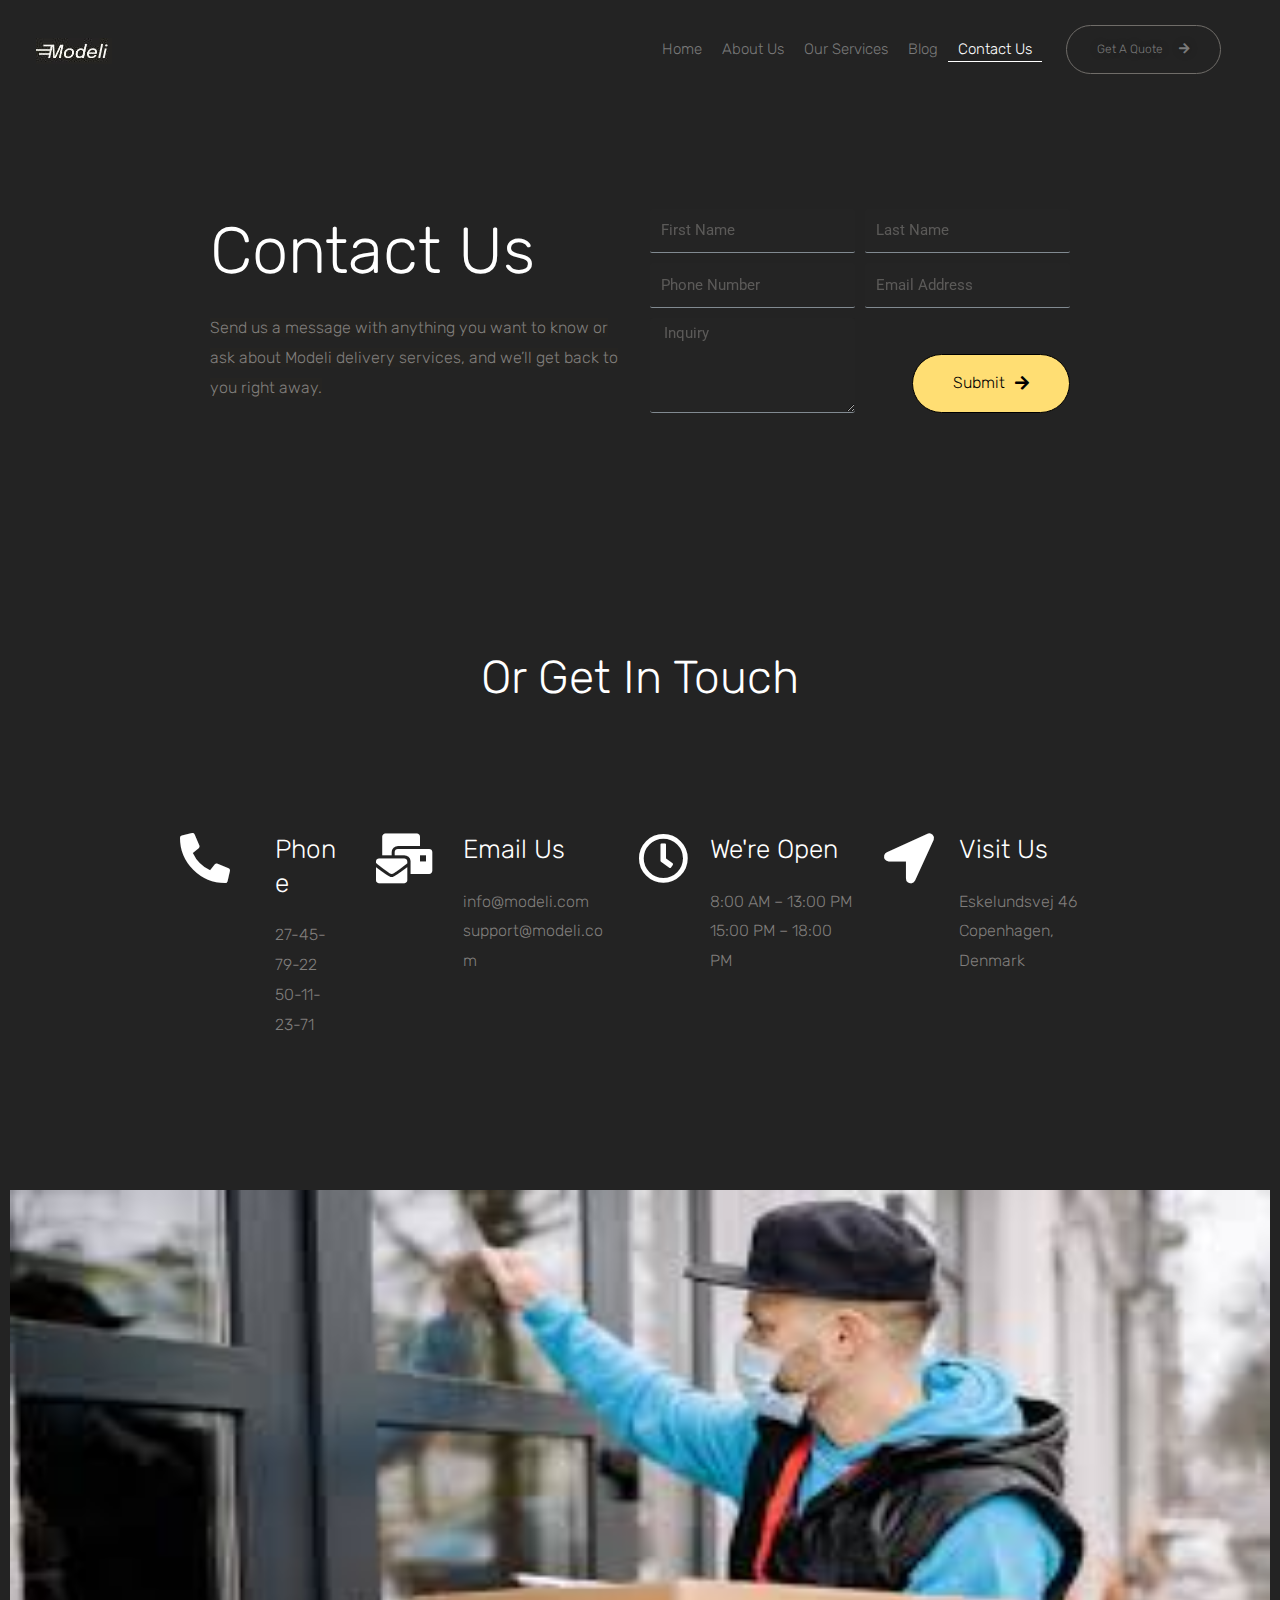
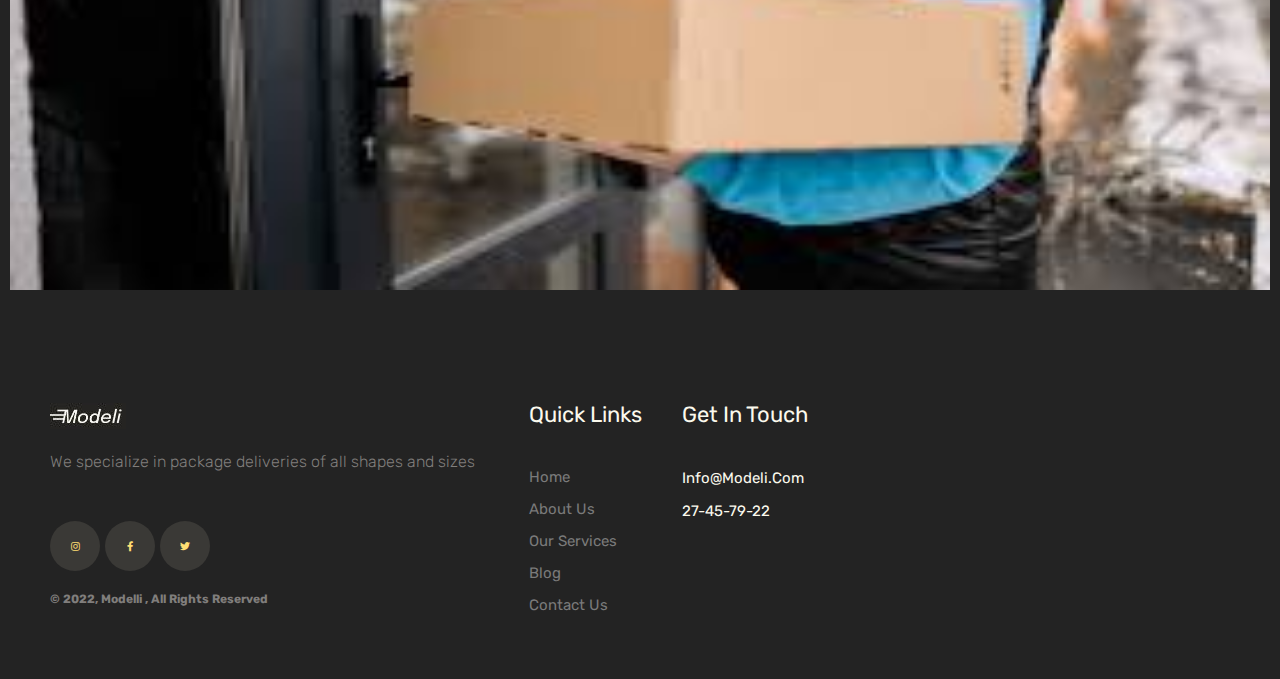
<file: contact-us/index.html>
<!DOCTYPE html>
<html lang="en-US">
<head>
<meta charset="UTF-8">
<meta name="viewport" content="width=device-width, initial-scale=1">
<link rel="profile" href="https://gmpg.org/xfn/11">

<title>Contact Us &#8211; Speed Test</title>
<meta name="robots" content="max-image-preview:large">
<link rel="dns-prefetch" href="//s.w.org">
<link rel="alternate" type="application/rss+xml" title="Speed Test &raquo; Feed" href="https://sakisaksak.github.io/speedtest/feed/">
<link rel="alternate" type="application/rss+xml" title="Speed Test &raquo; Comments Feed" href="https://sakisaksak.github.io/speedtest/comments/feed/">
<script>
window._wpemojiSettings = {"baseUrl":"https:\/\/s.w.org\/images\/core\/emoji\/14.0.0\/72x72\/","ext":".png","svgUrl":"https:\/\/s.w.org\/images\/core\/emoji\/14.0.0\/svg\/","svgExt":".svg","source":{"concatemoji":"https:\/\/sakisaksak.github.io\/speedtest\/wp-includes\/js\/wp-emoji-release.min.js?ver=6.0.1"}};
/*! This file is auto-generated */
!function(e,a,t){var n,r,o,i=a.createElement("canvas"),p=i.getContext&&i.getContext("2d");function s(e,t){var a=String.fromCharCode,e=(p.clearRect(0,0,i.width,i.height),p.fillText(a.apply(this,e),0,0),i.toDataURL());return p.clearRect(0,0,i.width,i.height),p.fillText(a.apply(this,t),0,0),e===i.toDataURL()}function c(e){var t=a.createElement("script");t.src=e,t.defer=t.type="text/javascript",a.getElementsByTagName("head")[0].appendChild(t)}for(o=Array("flag","emoji"),t.supports={everything:!0,everythingExceptFlag:!0},r=0;r<o.length;r++)t.supports[o[r]]=function(e){if(!p||!p.fillText)return!1;switch(p.textBaseline="top",p.font="600 32px Arial",e){case"flag":return s([127987,65039,8205,9895,65039],[127987,65039,8203,9895,65039])?!1:!s([55356,56826,55356,56819],[55356,56826,8203,55356,56819])&&!s([55356,57332,56128,56423,56128,56418,56128,56421,56128,56430,56128,56423,56128,56447],[55356,57332,8203,56128,56423,8203,56128,56418,8203,56128,56421,8203,56128,56430,8203,56128,56423,8203,56128,56447]);case"emoji":return!s([129777,127995,8205,129778,127999],[129777,127995,8203,129778,127999])}return!1}(o[r]),t.supports.everything=t.supports.everything&&t.supports[o[r]],"flag"!==o[r]&&(t.supports.everythingExceptFlag=t.supports.everythingExceptFlag&&t.supports[o[r]]);t.supports.everythingExceptFlag=t.supports.everythingExceptFlag&&!t.supports.flag,t.DOMReady=!1,t.readyCallback=function(){t.DOMReady=!0},t.supports.everything||(n=function(){t.readyCallback()},a.addEventListener?(a.addEventListener("DOMContentLoaded",n,!1),e.addEventListener("load",n,!1)):(e.attachEvent("onload",n),a.attachEvent("onreadystatechange",function(){"complete"===a.readyState&&t.readyCallback()})),(e=t.source||{}).concatemoji?c(e.concatemoji):e.wpemoji&&e.twemoji&&(c(e.twemoji),c(e.wpemoji)))}(window,document,window._wpemojiSettings);
</script>
<style>img.wp-smiley,
img.emoji {
	display: inline !important;
	border: none !important;
	box-shadow: none !important;
	height: 1em !important;
	width: 1em !important;
	margin: 0 0.07em !important;
	vertical-align: -0.1em !important;
	background: none !important;
	padding: 0 !important;
}</style>
	<link rel="stylesheet" id="astra-theme-css-css" href="https://sakisaksak.github.io/speedtest/wp-content/themes/astra/assets/css/minified/main.min.css?ver=3.7.9" media="all">
<style id="astra-theme-css-inline-css">html{font-size:93.75%;}a,.page-title{color:var(--ast-global-color-0);}a:hover,a:focus{color:var(--ast-global-color-1);}body,button,input,select,textarea,.ast-button,.ast-custom-button{font-family:-apple-system,BlinkMacSystemFont,Segoe UI,Roboto,Oxygen-Sans,Ubuntu,Cantarell,Helvetica Neue,sans-serif;font-weight:inherit;font-size:15px;font-size:1rem;}blockquote{color:var(--ast-global-color-3);}.site-title{font-size:35px;font-size:2.3333333333333rem;display:block;}.ast-archive-description .ast-archive-title{font-size:40px;font-size:2.6666666666667rem;}.site-header .site-description{font-size:15px;font-size:1rem;display:none;}.entry-title{font-size:30px;font-size:2rem;}h1,.entry-content h1{font-size:40px;font-size:2.6666666666667rem;}h2,.entry-content h2{font-size:30px;font-size:2rem;}h3,.entry-content h3{font-size:25px;font-size:1.6666666666667rem;}h4,.entry-content h4{font-size:20px;font-size:1.3333333333333rem;}h5,.entry-content h5{font-size:18px;font-size:1.2rem;}h6,.entry-content h6{font-size:15px;font-size:1rem;}.ast-single-post .entry-title,.page-title{font-size:30px;font-size:2rem;}::selection{background-color:var(--ast-global-color-0);color:#ffffff;}body,h1,.entry-title a,.entry-content h1,h2,.entry-content h2,h3,.entry-content h3,h4,.entry-content h4,h5,.entry-content h5,h6,.entry-content h6{color:var(--ast-global-color-3);}.tagcloud a:hover,.tagcloud a:focus,.tagcloud a.current-item{color:#ffffff;border-color:var(--ast-global-color-0);background-color:var(--ast-global-color-0);}input:focus,input[type="text"]:focus,input[type="email"]:focus,input[type="url"]:focus,input[type="password"]:focus,input[type="reset"]:focus,input[type="search"]:focus,textarea:focus{border-color:var(--ast-global-color-0);}input[type="radio"]:checked,input[type=reset],input[type="checkbox"]:checked,input[type="checkbox"]:hover:checked,input[type="checkbox"]:focus:checked,input[type=range]::-webkit-slider-thumb{border-color:var(--ast-global-color-0);background-color:var(--ast-global-color-0);box-shadow:none;}.site-footer a:hover + .post-count,.site-footer a:focus + .post-count{background:var(--ast-global-color-0);border-color:var(--ast-global-color-0);}.single .nav-links .nav-previous,.single .nav-links .nav-next{color:var(--ast-global-color-0);}.entry-meta,.entry-meta *{line-height:1.45;color:var(--ast-global-color-0);}.entry-meta a:hover,.entry-meta a:hover *,.entry-meta a:focus,.entry-meta a:focus *,.page-links > .page-link,.page-links .page-link:hover,.post-navigation a:hover{color:var(--ast-global-color-1);}#cat option,.secondary .calendar_wrap thead a,.secondary .calendar_wrap thead a:visited{color:var(--ast-global-color-0);}.secondary .calendar_wrap #today,.ast-progress-val span{background:var(--ast-global-color-0);}.secondary a:hover + .post-count,.secondary a:focus + .post-count{background:var(--ast-global-color-0);border-color:var(--ast-global-color-0);}.calendar_wrap #today > a{color:#ffffff;}.page-links .page-link,.single .post-navigation a{color:var(--ast-global-color-0);}.ast-archive-title{color:var(--ast-global-color-2);}.widget-title{font-size:21px;font-size:1.4rem;color:var(--ast-global-color-2);}.ast-single-post .entry-content a,.ast-comment-content a:not(.ast-comment-edit-reply-wrap a){text-decoration:underline;}.ast-single-post .wp-block-button .wp-block-button__link,.ast-single-post .elementor-button-wrapper .elementor-button,.ast-single-post .entry-content .uagb-tab a,.ast-single-post .entry-content .uagb-ifb-cta a,.ast-single-post .entry-content .wp-block-uagb-buttons a,.ast-single-post .entry-content .uabb-module-content a,.ast-single-post .entry-content .uagb-post-grid a,.ast-single-post .entry-content .uagb-timeline a,.ast-single-post .entry-content .uagb-toc__wrap a,.ast-single-post .entry-content .uagb-taxomony-box a,.ast-single-post .entry-content .woocommerce a{text-decoration:none;}.ast-logo-title-inline .site-logo-img{padding-right:1em;}.site-logo-img img{ transition:all 0.2s linear;}.ast-page-builder-template .hentry {margin: 0;}.ast-page-builder-template .site-content > .ast-container {max-width: 100%;padding: 0;}.ast-page-builder-template .site-content #primary {padding: 0;margin: 0;}.ast-page-builder-template .no-results {text-align: center;margin: 4em auto;}.ast-page-builder-template .ast-pagination {padding: 2em;}.ast-page-builder-template .entry-header.ast-no-title.ast-no-thumbnail {margin-top: 0;}.ast-page-builder-template .entry-header.ast-header-without-markup {margin-top: 0;margin-bottom: 0;}.ast-page-builder-template .entry-header.ast-no-title.ast-no-meta {margin-bottom: 0;}.ast-page-builder-template.single .post-navigation {padding-bottom: 2em;}.ast-page-builder-template.single-post .site-content > .ast-container {max-width: 100%;}.ast-page-builder-template .entry-header {margin-top: 4em;margin-left: auto;margin-right: auto;padding-left: 20px;padding-right: 20px;}.ast-page-builder-template .ast-archive-description {margin-top: 4em;margin-left: auto;margin-right: auto;padding-left: 20px;padding-right: 20px;}.single.ast-page-builder-template .entry-header {padding-left: 20px;padding-right: 20px;}@media (max-width:921px){#ast-desktop-header{display:none;}}@media (min-width:921px){#ast-mobile-header{display:none;}}.wp-block-buttons.aligncenter{justify-content:center;}@media (min-width:1200px){.wp-block-group .has-background{padding:20px;}}@media (min-width:1200px){.wp-block-cover-image.alignwide .wp-block-cover__inner-container,.wp-block-cover.alignwide .wp-block-cover__inner-container,.wp-block-cover-image.alignfull .wp-block-cover__inner-container,.wp-block-cover.alignfull .wp-block-cover__inner-container{width:100%;}}.ast-plain-container.ast-no-sidebar #primary{margin-top:0;margin-bottom:0;}@media (max-width:921px){.ast-theme-transparent-header #primary,.ast-theme-transparent-header #secondary{padding:0;}}.wp-block-columns{margin-bottom:unset;}.wp-block-image.size-full{margin:2rem 0;}.wp-block-separator.has-background{padding:0;}.wp-block-gallery{margin-bottom:1.6em;}.wp-block-group{padding-top:4em;padding-bottom:4em;}.wp-block-group__inner-container .wp-block-columns:last-child,.wp-block-group__inner-container :last-child,.wp-block-table table{margin-bottom:0;}.blocks-gallery-grid{width:100%;}.wp-block-navigation-link__content{padding:5px 0;}.wp-block-group .wp-block-group .has-text-align-center,.wp-block-group .wp-block-column .has-text-align-center{max-width:100%;}.has-text-align-center{margin:0 auto;}@media (max-width:1200px){.wp-block-group{padding:3em;}.wp-block-group .wp-block-group{padding:1.5em;}.wp-block-columns,.wp-block-column{margin:1rem 0;}}@media (min-width:921px){.wp-block-columns .wp-block-group{padding:2em;}}@media (max-width:544px){.wp-block-cover-image .wp-block-cover__inner-container,.wp-block-cover .wp-block-cover__inner-container{width:unset;}.wp-block-cover,.wp-block-cover-image{padding:2em 0;}.wp-block-group,.wp-block-cover{padding:2em;}.wp-block-media-text__media img,.wp-block-media-text__media video{width:unset;max-width:100%;}.wp-block-media-text.has-background .wp-block-media-text__content{padding:1em;}}@media (max-width:921px){.ast-plain-container.ast-no-sidebar #primary{padding:0;}}@media (min-width:544px){.entry-content .wp-block-media-text.has-media-on-the-right .wp-block-media-text__content{padding:0 8% 0 0;}.entry-content .wp-block-media-text .wp-block-media-text__content{padding:0 0 0 8%;}.ast-plain-container .site-content .entry-content .has-custom-content-position.is-position-bottom-left > *,.ast-plain-container .site-content .entry-content .has-custom-content-position.is-position-bottom-right > *,.ast-plain-container .site-content .entry-content .has-custom-content-position.is-position-top-left > *,.ast-plain-container .site-content .entry-content .has-custom-content-position.is-position-top-right > *,.ast-plain-container .site-content .entry-content .has-custom-content-position.is-position-center-right > *,.ast-plain-container .site-content .entry-content .has-custom-content-position.is-position-center-left > *{margin:0;}}@media (max-width:544px){.entry-content .wp-block-media-text .wp-block-media-text__content{padding:8% 0;}.wp-block-media-text .wp-block-media-text__media img{width:auto;max-width:100%;}}.wp-block-button.is-style-outline .wp-block-button__link{border-color:var(--ast-global-color-0);}.wp-block-button.is-style-outline > .wp-block-button__link:not(.has-text-color),.wp-block-button.wp-block-button__link.is-style-outline:not(.has-text-color){color:var(--ast-global-color-0);}.wp-block-button.is-style-outline .wp-block-button__link:hover,.wp-block-button.is-style-outline .wp-block-button__link:focus{color:#ffffff !important;background-color:var(--ast-global-color-1);border-color:var(--ast-global-color-1);}.post-page-numbers.current .page-link,.ast-pagination .page-numbers.current{color:#ffffff;border-color:var(--ast-global-color-0);background-color:var(--ast-global-color-0);border-radius:2px;}@media (min-width:544px){.entry-content > .alignleft{margin-right:20px;}.entry-content > .alignright{margin-left:20px;}}h1.widget-title{font-weight:inherit;}h2.widget-title{font-weight:inherit;}h3.widget-title{font-weight:inherit;}@media (max-width:921px){.ast-separate-container .ast-article-post,.ast-separate-container .ast-article-single{padding:1.5em 2.14em;}.ast-separate-container #primary,.ast-separate-container #secondary{padding:1.5em 0;}#primary,#secondary{padding:1.5em 0;margin:0;}.ast-left-sidebar #content > .ast-container{display:flex;flex-direction:column-reverse;width:100%;}.ast-author-box img.avatar{margin:20px 0 0 0;}}@media (min-width:922px){.ast-separate-container.ast-right-sidebar #primary,.ast-separate-container.ast-left-sidebar #primary{border:0;}.search-no-results.ast-separate-container #primary{margin-bottom:4em;}}.wp-block-button .wp-block-button__link{color:#ffffff;}.wp-block-button .wp-block-button__link:hover,.wp-block-button .wp-block-button__link:focus{color:#ffffff;background-color:var(--ast-global-color-1);border-color:var(--ast-global-color-1);}.wp-block-button .wp-block-button__link{border-style:solid;border-color:var(--ast-global-color-0);background-color:var(--ast-global-color-0);color:#ffffff;font-family:inherit;font-weight:inherit;line-height:1;border-radius:2px;}.wp-block-buttons .wp-block-button .wp-block-button__link{padding-top:15px;padding-right:30px;padding-bottom:15px;padding-left:30px;}@media (max-width:921px){.wp-block-button .wp-block-button__link{padding-top:14px;padding-right:28px;padding-bottom:14px;padding-left:28px;}}@media (max-width:544px){.wp-block-button .wp-block-button__link{padding-top:12px;padding-right:24px;padding-bottom:12px;padding-left:24px;}}.menu-toggle,button,.ast-button,.ast-custom-button,.button,input#submit,input[type="button"],input[type="submit"],input[type="reset"],form[CLASS*="wp-block-search__"].wp-block-search .wp-block-search__inside-wrapper .wp-block-search__button,body .wp-block-file .wp-block-file__button{border-style:solid;border-top-width:0;border-right-width:0;border-left-width:0;border-bottom-width:0;color:#ffffff;border-color:var(--ast-global-color-0);background-color:var(--ast-global-color-0);border-radius:2px;padding-top:15px;padding-right:30px;padding-bottom:15px;padding-left:30px;font-family:inherit;font-weight:inherit;line-height:1;}button:focus,.menu-toggle:hover,button:hover,.ast-button:hover,.ast-custom-button:hover .button:hover,.ast-custom-button:hover ,input[type=reset]:hover,input[type=reset]:focus,input#submit:hover,input#submit:focus,input[type="button"]:hover,input[type="button"]:focus,input[type="submit"]:hover,input[type="submit"]:focus,form[CLASS*="wp-block-search__"].wp-block-search .wp-block-search__inside-wrapper .wp-block-search__button:hover,form[CLASS*="wp-block-search__"].wp-block-search .wp-block-search__inside-wrapper .wp-block-search__button:focus,body .wp-block-file .wp-block-file__button:hover,body .wp-block-file .wp-block-file__button:focus{color:#ffffff;background-color:var(--ast-global-color-1);border-color:var(--ast-global-color-1);}@media (min-width:544px){.ast-container{max-width:100%;}}@media (max-width:544px){.ast-separate-container .ast-article-post,.ast-separate-container .ast-article-single,.ast-separate-container .comments-title,.ast-separate-container .ast-archive-description{padding:1.5em 1em;}.ast-separate-container #content .ast-container{padding-left:0.54em;padding-right:0.54em;}.ast-separate-container .ast-comment-list li.depth-1{padding:1.5em 1em;margin-bottom:1.5em;}.ast-separate-container .ast-comment-list .bypostauthor{padding:.5em;}.ast-search-menu-icon.ast-dropdown-active .search-field{width:170px;}.menu-toggle,button,.ast-button,.button,input#submit,input[type="button"],input[type="submit"],input[type="reset"]{padding-top:12px;padding-right:24px;padding-bottom:12px;padding-left:24px;}}@media (max-width:921px){.menu-toggle,button,.ast-button,.button,input#submit,input[type="button"],input[type="submit"],input[type="reset"]{padding-top:14px;padding-right:28px;padding-bottom:14px;padding-left:28px;}.ast-mobile-header-stack .main-header-bar .ast-search-menu-icon{display:inline-block;}.ast-header-break-point.ast-header-custom-item-outside .ast-mobile-header-stack .main-header-bar .ast-search-icon{margin:0;}.ast-comment-avatar-wrap img{max-width:2.5em;}.ast-separate-container .ast-comment-list li.depth-1{padding:1.5em 2.14em;}.ast-separate-container .comment-respond{padding:2em 2.14em;}.ast-comment-meta{padding:0 1.8888em 1.3333em;}}.entry-content > .wp-block-group,.entry-content > .wp-block-media-text,.entry-content > .wp-block-cover,.entry-content > .wp-block-columns{max-width:58em;width:calc(100% - 4em);margin-left:auto;margin-right:auto;}.entry-content [class*="__inner-container"] > .alignfull{max-width:100%;margin-left:0;margin-right:0;}.entry-content [class*="__inner-container"] > *:not(.alignwide):not(.alignfull):not(.alignleft):not(.alignright){margin-left:auto;margin-right:auto;}.entry-content [class*="__inner-container"] > *:not(.alignwide):not(p):not(.alignfull):not(.alignleft):not(.alignright):not(.is-style-wide):not(iframe){max-width:50rem;width:100%;}@media (min-width:921px){.entry-content > .wp-block-group.alignwide.has-background,.entry-content > .wp-block-group.alignfull.has-background,.entry-content > .wp-block-cover.alignwide,.entry-content > .wp-block-cover.alignfull,.entry-content > .wp-block-columns.has-background.alignwide,.entry-content > .wp-block-columns.has-background.alignfull{margin-top:0;margin-bottom:0;padding:6em 4em;}.entry-content > .wp-block-columns.has-background{margin-bottom:0;}}@media (min-width:1200px){.entry-content .alignfull p{max-width:1200px;}.entry-content .alignfull{max-width:100%;width:100%;}.ast-page-builder-template .entry-content .alignwide,.entry-content [class*="__inner-container"] > .alignwide{max-width:1200px;margin-left:0;margin-right:0;}.entry-content .alignfull [class*="__inner-container"] > .alignwide{max-width:80rem;}}@media (min-width:545px){.site-main .entry-content > .alignwide{margin:0 auto;}.wp-block-group.has-background,.entry-content > .wp-block-cover,.entry-content > .wp-block-columns.has-background{padding:4em;margin-top:0;margin-bottom:0;}.entry-content .wp-block-media-text.alignfull .wp-block-media-text__content,.entry-content .wp-block-media-text.has-background .wp-block-media-text__content{padding:0 8%;}}@media (max-width:921px){.site-title{display:block;}.ast-archive-description .ast-archive-title{font-size:40px;}.site-header .site-description{display:none;}.entry-title{font-size:30px;}h1,.entry-content h1{font-size:30px;}h2,.entry-content h2{font-size:25px;}h3,.entry-content h3{font-size:20px;}.ast-single-post .entry-title,.page-title{font-size:30px;}}@media (max-width:544px){.site-title{display:block;}.ast-archive-description .ast-archive-title{font-size:40px;}.site-header .site-description{display:none;}.entry-title{font-size:30px;}h1,.entry-content h1{font-size:30px;}h2,.entry-content h2{font-size:25px;}h3,.entry-content h3{font-size:20px;}.ast-single-post .entry-title,.page-title{font-size:30px;}}@media (max-width:921px){html{font-size:85.5%;}}@media (max-width:544px){html{font-size:85.5%;}}@media (min-width:922px){.ast-container{max-width:1240px;}}@media (min-width:922px){.site-content .ast-container{display:flex;}}@media (max-width:921px){.site-content .ast-container{flex-direction:column;}}@media (min-width:922px){.main-header-menu .sub-menu .menu-item.ast-left-align-sub-menu:hover > .sub-menu,.main-header-menu .sub-menu .menu-item.ast-left-align-sub-menu.focus > .sub-menu{margin-left:-0px;}}.wp-block-search {margin-bottom: 20px;}.wp-block-site-tagline {margin-top: 20px;}form.wp-block-search .wp-block-search__input,.wp-block-search.wp-block-search__button-inside .wp-block-search__inside-wrapper,.wp-block-search.wp-block-search__button-inside .wp-block-search__inside-wrapper {border-color: #eaeaea;background: #fafafa;}.wp-block-search.wp-block-search__button-inside .wp-block-search__inside-wrapper .wp-block-search__input:focus,.wp-block-loginout input:focus {outline: thin dotted;}.wp-block-loginout input:focus {border-color: transparent;} form.wp-block-search .wp-block-search__inside-wrapper .wp-block-search__input {padding: 12px;}form.wp-block-search .wp-block-search__button svg {fill: currentColor;width: 20px;height: 20px;}.wp-block-loginout p label {display: block;}.wp-block-loginout p:not(.login-remember):not(.login-submit) input {width: 100%;}.wp-block-loginout .login-remember input {width: 1.1rem;height: 1.1rem;margin: 0 5px 4px 0;vertical-align: middle;}body .wp-block-file .wp-block-file__button {text-decoration: none;}blockquote {padding: 0 1.2em 1.2em;}.wp-block-file {display: flex;align-items: center;flex-wrap: wrap;justify-content: space-between;}.wp-block-pullquote {border: none;}.wp-block-pullquote blockquote::before {content: "\201D";font-family: "Helvetica",sans-serif;display: flex;transform: rotate( 180deg );font-size: 6rem;font-style: normal;line-height: 1;font-weight: bold;align-items: center;justify-content: center;}figure.wp-block-pullquote.is-style-solid-color blockquote {max-width: 100%;text-align: inherit;}ul.wp-block-categories-list.wp-block-categories,ul.wp-block-archives-list.wp-block-archives {list-style-type: none;}.wp-block-button__link {border: 2px solid currentColor;}ul,ol {margin-left: 20px;}figure.alignright figcaption {text-align: right;}:root .has-ast-global-color-0-color{color:var(--ast-global-color-0);}:root .has-ast-global-color-0-background-color{background-color:var(--ast-global-color-0);}:root .wp-block-button .has-ast-global-color-0-color{color:var(--ast-global-color-0);}:root .wp-block-button .has-ast-global-color-0-background-color{background-color:var(--ast-global-color-0);}:root .has-ast-global-color-1-color{color:var(--ast-global-color-1);}:root .has-ast-global-color-1-background-color{background-color:var(--ast-global-color-1);}:root .wp-block-button .has-ast-global-color-1-color{color:var(--ast-global-color-1);}:root .wp-block-button .has-ast-global-color-1-background-color{background-color:var(--ast-global-color-1);}:root .has-ast-global-color-2-color{color:var(--ast-global-color-2);}:root .has-ast-global-color-2-background-color{background-color:var(--ast-global-color-2);}:root .wp-block-button .has-ast-global-color-2-color{color:var(--ast-global-color-2);}:root .wp-block-button .has-ast-global-color-2-background-color{background-color:var(--ast-global-color-2);}:root .has-ast-global-color-3-color{color:var(--ast-global-color-3);}:root .has-ast-global-color-3-background-color{background-color:var(--ast-global-color-3);}:root .wp-block-button .has-ast-global-color-3-color{color:var(--ast-global-color-3);}:root .wp-block-button .has-ast-global-color-3-background-color{background-color:var(--ast-global-color-3);}:root .has-ast-global-color-4-color{color:var(--ast-global-color-4);}:root .has-ast-global-color-4-background-color{background-color:var(--ast-global-color-4);}:root .wp-block-button .has-ast-global-color-4-color{color:var(--ast-global-color-4);}:root .wp-block-button .has-ast-global-color-4-background-color{background-color:var(--ast-global-color-4);}:root .has-ast-global-color-5-color{color:var(--ast-global-color-5);}:root .has-ast-global-color-5-background-color{background-color:var(--ast-global-color-5);}:root .wp-block-button .has-ast-global-color-5-color{color:var(--ast-global-color-5);}:root .wp-block-button .has-ast-global-color-5-background-color{background-color:var(--ast-global-color-5);}:root .has-ast-global-color-6-color{color:var(--ast-global-color-6);}:root .has-ast-global-color-6-background-color{background-color:var(--ast-global-color-6);}:root .wp-block-button .has-ast-global-color-6-color{color:var(--ast-global-color-6);}:root .wp-block-button .has-ast-global-color-6-background-color{background-color:var(--ast-global-color-6);}:root .has-ast-global-color-7-color{color:var(--ast-global-color-7);}:root .has-ast-global-color-7-background-color{background-color:var(--ast-global-color-7);}:root .wp-block-button .has-ast-global-color-7-color{color:var(--ast-global-color-7);}:root .wp-block-button .has-ast-global-color-7-background-color{background-color:var(--ast-global-color-7);}:root .has-ast-global-color-8-color{color:var(--ast-global-color-8);}:root .has-ast-global-color-8-background-color{background-color:var(--ast-global-color-8);}:root .wp-block-button .has-ast-global-color-8-color{color:var(--ast-global-color-8);}:root .wp-block-button .has-ast-global-color-8-background-color{background-color:var(--ast-global-color-8);}:root{--ast-global-color-0:#0170B9;--ast-global-color-1:#3a3a3a;--ast-global-color-2:#3a3a3a;--ast-global-color-3:#4B4F58;--ast-global-color-4:#F5F5F5;--ast-global-color-5:#FFFFFF;--ast-global-color-6:#F2F5F7;--ast-global-color-7:#424242;--ast-global-color-8:#000000;}.ast-breadcrumbs .trail-browse,.ast-breadcrumbs .trail-items,.ast-breadcrumbs .trail-items li{display:inline-block;margin:0;padding:0;border:none;background:inherit;text-indent:0;}.ast-breadcrumbs .trail-browse{font-size:inherit;font-style:inherit;font-weight:inherit;color:inherit;}.ast-breadcrumbs .trail-items{list-style:none;}.trail-items li::after{padding:0 0.3em;content:"\00bb";}.trail-items li:last-of-type::after{display:none;}h1,.entry-content h1,h2,.entry-content h2,h3,.entry-content h3,h4,.entry-content h4,h5,.entry-content h5,h6,.entry-content h6{color:var(--ast-global-color-2);}.entry-title a{color:var(--ast-global-color-2);}@media (max-width:921px){.ast-builder-grid-row-container.ast-builder-grid-row-tablet-3-firstrow .ast-builder-grid-row > *:first-child,.ast-builder-grid-row-container.ast-builder-grid-row-tablet-3-lastrow .ast-builder-grid-row > *:last-child{grid-column:1 / -1;}}@media (max-width:544px){.ast-builder-grid-row-container.ast-builder-grid-row-mobile-3-firstrow .ast-builder-grid-row > *:first-child,.ast-builder-grid-row-container.ast-builder-grid-row-mobile-3-lastrow .ast-builder-grid-row > *:last-child{grid-column:1 / -1;}}.ast-builder-layout-element[data-section="title_tagline"]{display:flex;}@media (max-width:921px){.ast-header-break-point .ast-builder-layout-element[data-section="title_tagline"]{display:flex;}}@media (max-width:544px){.ast-header-break-point .ast-builder-layout-element[data-section="title_tagline"]{display:flex;}}.ast-builder-menu-1{font-family:inherit;font-weight:inherit;}.ast-builder-menu-1 .sub-menu,.ast-builder-menu-1 .inline-on-mobile .sub-menu{border-top-width:2px;border-bottom-width:0px;border-right-width:0px;border-left-width:0px;border-color:var(--ast-global-color-0);border-style:solid;border-radius:0px;}.ast-builder-menu-1 .main-header-menu > .menu-item > .sub-menu,.ast-builder-menu-1 .main-header-menu > .menu-item > .astra-full-megamenu-wrapper{margin-top:0px;}.ast-desktop .ast-builder-menu-1 .main-header-menu > .menu-item > .sub-menu:before,.ast-desktop .ast-builder-menu-1 .main-header-menu > .menu-item > .astra-full-megamenu-wrapper:before{height:calc( 0px + 5px );}.ast-desktop .ast-builder-menu-1 .menu-item .sub-menu .menu-link{border-style:none;}@media (max-width:921px){.ast-header-break-point .ast-builder-menu-1 .menu-item.menu-item-has-children > .ast-menu-toggle{top:0;}.ast-builder-menu-1 .menu-item-has-children > .menu-link:after{content:unset;}}@media (max-width:544px){.ast-header-break-point .ast-builder-menu-1 .menu-item.menu-item-has-children > .ast-menu-toggle{top:0;}}.ast-builder-menu-1{display:flex;}@media (max-width:921px){.ast-header-break-point .ast-builder-menu-1{display:flex;}}@media (max-width:544px){.ast-header-break-point .ast-builder-menu-1{display:flex;}}.site-below-footer-wrap{padding-top:20px;padding-bottom:20px;}.site-below-footer-wrap[data-section="section-below-footer-builder"]{background-color:#eeeeee;;min-height:80px;}.site-below-footer-wrap[data-section="section-below-footer-builder"] .ast-builder-grid-row{max-width:1200px;margin-left:auto;margin-right:auto;}.site-below-footer-wrap[data-section="section-below-footer-builder"] .ast-builder-grid-row,.site-below-footer-wrap[data-section="section-below-footer-builder"] .site-footer-section{align-items:flex-start;}.site-below-footer-wrap[data-section="section-below-footer-builder"].ast-footer-row-inline .site-footer-section{display:flex;margin-bottom:0;}.ast-builder-grid-row-full .ast-builder-grid-row{grid-template-columns:1fr;}@media (max-width:921px){.site-below-footer-wrap[data-section="section-below-footer-builder"].ast-footer-row-tablet-inline .site-footer-section{display:flex;margin-bottom:0;}.site-below-footer-wrap[data-section="section-below-footer-builder"].ast-footer-row-tablet-stack .site-footer-section{display:block;margin-bottom:10px;}.ast-builder-grid-row-container.ast-builder-grid-row-tablet-full .ast-builder-grid-row{grid-template-columns:1fr;}}@media (max-width:544px){.site-below-footer-wrap[data-section="section-below-footer-builder"].ast-footer-row-mobile-inline .site-footer-section{display:flex;margin-bottom:0;}.site-below-footer-wrap[data-section="section-below-footer-builder"].ast-footer-row-mobile-stack .site-footer-section{display:block;margin-bottom:10px;}.ast-builder-grid-row-container.ast-builder-grid-row-mobile-full .ast-builder-grid-row{grid-template-columns:1fr;}}.site-below-footer-wrap[data-section="section-below-footer-builder"]{display:grid;}@media (max-width:921px){.ast-header-break-point .site-below-footer-wrap[data-section="section-below-footer-builder"]{display:grid;}}@media (max-width:544px){.ast-header-break-point .site-below-footer-wrap[data-section="section-below-footer-builder"]{display:grid;}}.ast-footer-copyright{text-align:center;}.ast-footer-copyright {color:var(--ast-global-color-3);}@media (max-width:921px){.ast-footer-copyright{text-align:center;}}@media (max-width:544px){.ast-footer-copyright{text-align:center;}}.ast-footer-copyright.ast-builder-layout-element{display:flex;}@media (max-width:921px){.ast-header-break-point .ast-footer-copyright.ast-builder-layout-element{display:flex;}}@media (max-width:544px){.ast-header-break-point .ast-footer-copyright.ast-builder-layout-element{display:flex;}}.elementor-widget-heading .elementor-heading-title{margin:0;}.elementor-post.elementor-grid-item.hentry{margin-bottom:0;}.woocommerce div.product .elementor-element.elementor-products-grid .related.products ul.products li.product,.elementor-element .elementor-wc-products .woocommerce[class*='columns-'] ul.products li.product{width:auto;margin:0;float:none;}.elementor-toc__list-wrapper{margin:0;}.ast-left-sidebar .elementor-section.elementor-section-stretched,.ast-right-sidebar .elementor-section.elementor-section-stretched{max-width:100%;left:0 !important;}.elementor-template-full-width .ast-container{display:block;}@media (max-width:544px){.elementor-element .elementor-wc-products .woocommerce[class*="columns-"] ul.products li.product{width:auto;margin:0;}.elementor-element .woocommerce .woocommerce-result-count{float:none;}}.ast-header-break-point .main-header-bar{border-bottom-width:1px;}@media (min-width:922px){.main-header-bar{border-bottom-width:1px;}}.main-header-menu .menu-item, #astra-footer-menu .menu-item, .main-header-bar .ast-masthead-custom-menu-items{-js-display:flex;display:flex;-webkit-box-pack:center;-webkit-justify-content:center;-moz-box-pack:center;-ms-flex-pack:center;justify-content:center;-webkit-box-orient:vertical;-webkit-box-direction:normal;-webkit-flex-direction:column;-moz-box-orient:vertical;-moz-box-direction:normal;-ms-flex-direction:column;flex-direction:column;}.main-header-menu > .menu-item > .menu-link, #astra-footer-menu > .menu-item > .menu-link{height:100%;-webkit-box-align:center;-webkit-align-items:center;-moz-box-align:center;-ms-flex-align:center;align-items:center;-js-display:flex;display:flex;}.ast-header-break-point .main-navigation ul .menu-item .menu-link .icon-arrow:first-of-type svg{top:.2em;margin-top:0px;margin-left:0px;width:.65em;transform:translate(0, -2px) rotateZ(270deg);}.ast-mobile-popup-content .ast-submenu-expanded > .ast-menu-toggle{transform:rotateX(180deg);}.ast-separate-container .blog-layout-1, .ast-separate-container .blog-layout-2, .ast-separate-container .blog-layout-3{background-color:transparent;background-image:none;}.ast-separate-container .ast-article-post{background-color:var(--ast-global-color-5);;}@media (max-width:921px){.ast-separate-container .ast-article-post{background-color:var(--ast-global-color-5);;}}@media (max-width:544px){.ast-separate-container .ast-article-post{background-color:var(--ast-global-color-5);;}}.ast-separate-container .ast-article-single:not(.ast-related-post), .ast-separate-container .comments-area .comment-respond,.ast-separate-container .comments-area .ast-comment-list li, .ast-separate-container .ast-woocommerce-container, .ast-separate-container .error-404, .ast-separate-container .no-results, .single.ast-separate-container .ast-author-meta, .ast-separate-container .related-posts-title-wrapper, .ast-separate-container.ast-two-container #secondary .widget,.ast-separate-container .comments-count-wrapper, .ast-box-layout.ast-plain-container .site-content,.ast-padded-layout.ast-plain-container .site-content, .ast-separate-container .comments-area .comments-title{background-color:var(--ast-global-color-5);;}@media (max-width:921px){.ast-separate-container .ast-article-single:not(.ast-related-post), .ast-separate-container .comments-area .comment-respond,.ast-separate-container .comments-area .ast-comment-list li, .ast-separate-container .ast-woocommerce-container, .ast-separate-container .error-404, .ast-separate-container .no-results, .single.ast-separate-container .ast-author-meta, .ast-separate-container .related-posts-title-wrapper, .ast-separate-container.ast-two-container #secondary .widget,.ast-separate-container .comments-count-wrapper, .ast-box-layout.ast-plain-container .site-content,.ast-padded-layout.ast-plain-container .site-content, .ast-separate-container .comments-area .comments-title{background-color:var(--ast-global-color-5);;}}@media (max-width:544px){.ast-separate-container .ast-article-single:not(.ast-related-post), .ast-separate-container .comments-area .comment-respond,.ast-separate-container .comments-area .ast-comment-list li, .ast-separate-container .ast-woocommerce-container, .ast-separate-container .error-404, .ast-separate-container .no-results, .single.ast-separate-container .ast-author-meta, .ast-separate-container .related-posts-title-wrapper, .ast-separate-container.ast-two-container #secondary .widget,.ast-separate-container .comments-count-wrapper, .ast-box-layout.ast-plain-container .site-content,.ast-padded-layout.ast-plain-container .site-content, .ast-separate-container .comments-area .comments-title{background-color:var(--ast-global-color-5);;}}.ast-plain-container, .ast-page-builder-template{background-color:var(--ast-global-color-5);;}@media (max-width:921px){.ast-plain-container, .ast-page-builder-template{background-color:var(--ast-global-color-5);;}}@media (max-width:544px){.ast-plain-container, .ast-page-builder-template{background-color:var(--ast-global-color-5);;}}.ast-mobile-header-content > *,.ast-desktop-header-content > * {padding: 10px 0;height: auto;}.ast-mobile-header-content > *:first-child,.ast-desktop-header-content > *:first-child {padding-top: 10px;}.ast-mobile-header-content > .ast-builder-menu,.ast-desktop-header-content > .ast-builder-menu {padding-top: 0;}.ast-mobile-header-content > *:last-child,.ast-desktop-header-content > *:last-child {padding-bottom: 0;}.ast-mobile-header-content .ast-search-menu-icon.ast-inline-search label,.ast-desktop-header-content .ast-search-menu-icon.ast-inline-search label {width: 100%;}.ast-desktop-header-content .main-header-bar-navigation .ast-submenu-expanded > .ast-menu-toggle::before {transform: rotateX(180deg);}#ast-desktop-header .ast-desktop-header-content,.ast-mobile-header-content .ast-search-icon,.ast-desktop-header-content .ast-search-icon,.ast-mobile-header-wrap .ast-mobile-header-content,.ast-main-header-nav-open.ast-popup-nav-open .ast-mobile-header-wrap .ast-mobile-header-content,.ast-main-header-nav-open.ast-popup-nav-open .ast-desktop-header-content {display: none;}.ast-main-header-nav-open.ast-header-break-point #ast-desktop-header .ast-desktop-header-content,.ast-main-header-nav-open.ast-header-break-point .ast-mobile-header-wrap .ast-mobile-header-content {display: block;}.ast-desktop .ast-desktop-header-content .astra-menu-animation-slide-up > .menu-item > .sub-menu,.ast-desktop .ast-desktop-header-content .astra-menu-animation-slide-up > .menu-item .menu-item > .sub-menu,.ast-desktop .ast-desktop-header-content .astra-menu-animation-slide-down > .menu-item > .sub-menu,.ast-desktop .ast-desktop-header-content .astra-menu-animation-slide-down > .menu-item .menu-item > .sub-menu,.ast-desktop .ast-desktop-header-content .astra-menu-animation-fade > .menu-item > .sub-menu,.ast-desktop .ast-desktop-header-content .astra-menu-animation-fade > .menu-item .menu-item > .sub-menu {opacity: 1;visibility: visible;}.ast-hfb-header.ast-default-menu-enable.ast-header-break-point .ast-mobile-header-wrap .ast-mobile-header-content .main-header-bar-navigation {width: unset;margin: unset;}.ast-mobile-header-content.content-align-flex-end .main-header-bar-navigation .menu-item-has-children > .ast-menu-toggle,.ast-desktop-header-content.content-align-flex-end .main-header-bar-navigation .menu-item-has-children > .ast-menu-toggle {left: calc( 20px - 0.907em);}.ast-mobile-header-content .ast-search-menu-icon,.ast-mobile-header-content .ast-search-menu-icon.slide-search,.ast-desktop-header-content .ast-search-menu-icon,.ast-desktop-header-content .ast-search-menu-icon.slide-search {width: 100%;position: relative;display: block;right: auto;transform: none;}.ast-mobile-header-content .ast-search-menu-icon.slide-search .search-form,.ast-mobile-header-content .ast-search-menu-icon .search-form,.ast-desktop-header-content .ast-search-menu-icon.slide-search .search-form,.ast-desktop-header-content .ast-search-menu-icon .search-form {right: 0;visibility: visible;opacity: 1;position: relative;top: auto;transform: none;padding: 0;display: block;overflow: hidden;}.ast-mobile-header-content .ast-search-menu-icon.ast-inline-search .search-field,.ast-mobile-header-content .ast-search-menu-icon .search-field,.ast-desktop-header-content .ast-search-menu-icon.ast-inline-search .search-field,.ast-desktop-header-content .ast-search-menu-icon .search-field {width: 100%;padding-right: 5.5em;}.ast-mobile-header-content .ast-search-menu-icon .search-submit,.ast-desktop-header-content .ast-search-menu-icon .search-submit {display: block;position: absolute;height: 100%;top: 0;right: 0;padding: 0 1em;border-radius: 0;}.ast-hfb-header.ast-default-menu-enable.ast-header-break-point .ast-mobile-header-wrap .ast-mobile-header-content .main-header-bar-navigation ul .sub-menu .menu-link {padding-left: 30px;}.ast-hfb-header.ast-default-menu-enable.ast-header-break-point .ast-mobile-header-wrap .ast-mobile-header-content .main-header-bar-navigation .sub-menu .menu-item .menu-item .menu-link {padding-left: 40px;}.ast-mobile-popup-drawer.active .ast-mobile-popup-inner{background-color:#ffffff;;}.ast-mobile-header-wrap .ast-mobile-header-content, .ast-desktop-header-content{background-color:#ffffff;;}.ast-mobile-popup-content > *, .ast-mobile-header-content > *, .ast-desktop-popup-content > *, .ast-desktop-header-content > *{padding-top:0px;padding-bottom:0px;}.content-align-flex-start .ast-builder-layout-element{justify-content:flex-start;}.content-align-flex-start .main-header-menu{text-align:left;}.ast-mobile-popup-drawer.active .menu-toggle-close{color:#3a3a3a;}.ast-mobile-header-wrap .ast-primary-header-bar,.ast-primary-header-bar .site-primary-header-wrap{min-height:70px;}.ast-desktop .ast-primary-header-bar .main-header-menu > .menu-item{line-height:70px;}@media (max-width:921px){#masthead .ast-mobile-header-wrap .ast-primary-header-bar,#masthead .ast-mobile-header-wrap .ast-below-header-bar{padding-left:20px;padding-right:20px;}}.ast-header-break-point .ast-primary-header-bar{border-bottom-width:1px;border-bottom-color:#eaeaea;border-bottom-style:solid;}@media (min-width:922px){.ast-primary-header-bar{border-bottom-width:1px;border-bottom-color:#eaeaea;border-bottom-style:solid;}}.ast-primary-header-bar{background-color:#ffffff;;}.ast-primary-header-bar{display:block;}@media (max-width:921px){.ast-header-break-point .ast-primary-header-bar{display:grid;}}@media (max-width:544px){.ast-header-break-point .ast-primary-header-bar{display:grid;}}[data-section="section-header-mobile-trigger"] .ast-button-wrap .ast-mobile-menu-trigger-minimal{color:var(--ast-global-color-0);border:none;background:transparent;}[data-section="section-header-mobile-trigger"] .ast-button-wrap .mobile-menu-toggle-icon .ast-mobile-svg{width:20px;height:20px;fill:var(--ast-global-color-0);}[data-section="section-header-mobile-trigger"] .ast-button-wrap .mobile-menu-wrap .mobile-menu{color:var(--ast-global-color-0);}.ast-builder-menu-mobile .main-navigation .menu-item > .menu-link{font-family:inherit;font-weight:inherit;}.ast-builder-menu-mobile .main-navigation .menu-item.menu-item-has-children > .ast-menu-toggle{top:0;}.ast-builder-menu-mobile .main-navigation .menu-item-has-children > .menu-link:after{content:unset;}.ast-hfb-header .ast-builder-menu-mobile .main-header-menu, .ast-hfb-header .ast-builder-menu-mobile .main-navigation .menu-item .menu-link, .ast-hfb-header .ast-builder-menu-mobile .main-navigation .menu-item .sub-menu .menu-link{border-style:none;}.ast-builder-menu-mobile .main-navigation .menu-item.menu-item-has-children > .ast-menu-toggle{top:0;}@media (max-width:921px){.ast-builder-menu-mobile .main-navigation .menu-item.menu-item-has-children > .ast-menu-toggle{top:0;}.ast-builder-menu-mobile .main-navigation .menu-item-has-children > .menu-link:after{content:unset;}}@media (max-width:544px){.ast-builder-menu-mobile .main-navigation .menu-item.menu-item-has-children > .ast-menu-toggle{top:0;}}.ast-builder-menu-mobile .main-navigation{display:block;}@media (max-width:921px){.ast-header-break-point .ast-builder-menu-mobile .main-navigation{display:block;}}@media (max-width:544px){.ast-header-break-point .ast-builder-menu-mobile .main-navigation{display:block;}}:root{--e-global-color-astglobalcolor0:#0170B9;--e-global-color-astglobalcolor1:#3a3a3a;--e-global-color-astglobalcolor2:#3a3a3a;--e-global-color-astglobalcolor3:#4B4F58;--e-global-color-astglobalcolor4:#F5F5F5;--e-global-color-astglobalcolor5:#FFFFFF;--e-global-color-astglobalcolor6:#F2F5F7;--e-global-color-astglobalcolor7:#424242;--e-global-color-astglobalcolor8:#000000;}</style>
<link rel="stylesheet" id="wp-block-library-css" href="https://sakisaksak.github.io/speedtest/wp-includes/css/dist/block-library/style.min.css?ver=6.0.1" media="all">
<style id="global-styles-inline-css">body{--wp--preset--color--black: #000000;--wp--preset--color--cyan-bluish-gray: #abb8c3;--wp--preset--color--white: #ffffff;--wp--preset--color--pale-pink: #f78da7;--wp--preset--color--vivid-red: #cf2e2e;--wp--preset--color--luminous-vivid-orange: #ff6900;--wp--preset--color--luminous-vivid-amber: #fcb900;--wp--preset--color--light-green-cyan: #7bdcb5;--wp--preset--color--vivid-green-cyan: #00d084;--wp--preset--color--pale-cyan-blue: #8ed1fc;--wp--preset--color--vivid-cyan-blue: #0693e3;--wp--preset--color--vivid-purple: #9b51e0;--wp--preset--color--ast-global-color-0: var(--ast-global-color-0);--wp--preset--color--ast-global-color-1: var(--ast-global-color-1);--wp--preset--color--ast-global-color-2: var(--ast-global-color-2);--wp--preset--color--ast-global-color-3: var(--ast-global-color-3);--wp--preset--color--ast-global-color-4: var(--ast-global-color-4);--wp--preset--color--ast-global-color-5: var(--ast-global-color-5);--wp--preset--color--ast-global-color-6: var(--ast-global-color-6);--wp--preset--color--ast-global-color-7: var(--ast-global-color-7);--wp--preset--color--ast-global-color-8: var(--ast-global-color-8);--wp--preset--gradient--vivid-cyan-blue-to-vivid-purple: linear-gradient(135deg,rgba(6,147,227,1) 0%,rgb(155,81,224) 100%);--wp--preset--gradient--light-green-cyan-to-vivid-green-cyan: linear-gradient(135deg,rgb(122,220,180) 0%,rgb(0,208,130) 100%);--wp--preset--gradient--luminous-vivid-amber-to-luminous-vivid-orange: linear-gradient(135deg,rgba(252,185,0,1) 0%,rgba(255,105,0,1) 100%);--wp--preset--gradient--luminous-vivid-orange-to-vivid-red: linear-gradient(135deg,rgba(255,105,0,1) 0%,rgb(207,46,46) 100%);--wp--preset--gradient--very-light-gray-to-cyan-bluish-gray: linear-gradient(135deg,rgb(238,238,238) 0%,rgb(169,184,195) 100%);--wp--preset--gradient--cool-to-warm-spectrum: linear-gradient(135deg,rgb(74,234,220) 0%,rgb(151,120,209) 20%,rgb(207,42,186) 40%,rgb(238,44,130) 60%,rgb(251,105,98) 80%,rgb(254,248,76) 100%);--wp--preset--gradient--blush-light-purple: linear-gradient(135deg,rgb(255,206,236) 0%,rgb(152,150,240) 100%);--wp--preset--gradient--blush-bordeaux: linear-gradient(135deg,rgb(254,205,165) 0%,rgb(254,45,45) 50%,rgb(107,0,62) 100%);--wp--preset--gradient--luminous-dusk: linear-gradient(135deg,rgb(255,203,112) 0%,rgb(199,81,192) 50%,rgb(65,88,208) 100%);--wp--preset--gradient--pale-ocean: linear-gradient(135deg,rgb(255,245,203) 0%,rgb(182,227,212) 50%,rgb(51,167,181) 100%);--wp--preset--gradient--electric-grass: linear-gradient(135deg,rgb(202,248,128) 0%,rgb(113,206,126) 100%);--wp--preset--gradient--midnight: linear-gradient(135deg,rgb(2,3,129) 0%,rgb(40,116,252) 100%);--wp--preset--duotone--dark-grayscale: url('#wp-duotone-dark-grayscale');--wp--preset--duotone--grayscale: url('#wp-duotone-grayscale');--wp--preset--duotone--purple-yellow: url('#wp-duotone-purple-yellow');--wp--preset--duotone--blue-red: url('#wp-duotone-blue-red');--wp--preset--duotone--midnight: url('#wp-duotone-midnight');--wp--preset--duotone--magenta-yellow: url('#wp-duotone-magenta-yellow');--wp--preset--duotone--purple-green: url('#wp-duotone-purple-green');--wp--preset--duotone--blue-orange: url('#wp-duotone-blue-orange');--wp--preset--font-size--small: 13px;--wp--preset--font-size--medium: 20px;--wp--preset--font-size--large: 36px;--wp--preset--font-size--x-large: 42px;}body { margin: 0; }.wp-site-blocks > .alignleft { float: left; margin-right: 2em; }.wp-site-blocks > .alignright { float: right; margin-left: 2em; }.wp-site-blocks > .aligncenter { justify-content: center; margin-left: auto; margin-right: auto; }.has-black-color{color: var(--wp--preset--color--black) !important;}.has-cyan-bluish-gray-color{color: var(--wp--preset--color--cyan-bluish-gray) !important;}.has-white-color{color: var(--wp--preset--color--white) !important;}.has-pale-pink-color{color: var(--wp--preset--color--pale-pink) !important;}.has-vivid-red-color{color: var(--wp--preset--color--vivid-red) !important;}.has-luminous-vivid-orange-color{color: var(--wp--preset--color--luminous-vivid-orange) !important;}.has-luminous-vivid-amber-color{color: var(--wp--preset--color--luminous-vivid-amber) !important;}.has-light-green-cyan-color{color: var(--wp--preset--color--light-green-cyan) !important;}.has-vivid-green-cyan-color{color: var(--wp--preset--color--vivid-green-cyan) !important;}.has-pale-cyan-blue-color{color: var(--wp--preset--color--pale-cyan-blue) !important;}.has-vivid-cyan-blue-color{color: var(--wp--preset--color--vivid-cyan-blue) !important;}.has-vivid-purple-color{color: var(--wp--preset--color--vivid-purple) !important;}.has-ast-global-color-0-color{color: var(--wp--preset--color--ast-global-color-0) !important;}.has-ast-global-color-1-color{color: var(--wp--preset--color--ast-global-color-1) !important;}.has-ast-global-color-2-color{color: var(--wp--preset--color--ast-global-color-2) !important;}.has-ast-global-color-3-color{color: var(--wp--preset--color--ast-global-color-3) !important;}.has-ast-global-color-4-color{color: var(--wp--preset--color--ast-global-color-4) !important;}.has-ast-global-color-5-color{color: var(--wp--preset--color--ast-global-color-5) !important;}.has-ast-global-color-6-color{color: var(--wp--preset--color--ast-global-color-6) !important;}.has-ast-global-color-7-color{color: var(--wp--preset--color--ast-global-color-7) !important;}.has-ast-global-color-8-color{color: var(--wp--preset--color--ast-global-color-8) !important;}.has-black-background-color{background-color: var(--wp--preset--color--black) !important;}.has-cyan-bluish-gray-background-color{background-color: var(--wp--preset--color--cyan-bluish-gray) !important;}.has-white-background-color{background-color: var(--wp--preset--color--white) !important;}.has-pale-pink-background-color{background-color: var(--wp--preset--color--pale-pink) !important;}.has-vivid-red-background-color{background-color: var(--wp--preset--color--vivid-red) !important;}.has-luminous-vivid-orange-background-color{background-color: var(--wp--preset--color--luminous-vivid-orange) !important;}.has-luminous-vivid-amber-background-color{background-color: var(--wp--preset--color--luminous-vivid-amber) !important;}.has-light-green-cyan-background-color{background-color: var(--wp--preset--color--light-green-cyan) !important;}.has-vivid-green-cyan-background-color{background-color: var(--wp--preset--color--vivid-green-cyan) !important;}.has-pale-cyan-blue-background-color{background-color: var(--wp--preset--color--pale-cyan-blue) !important;}.has-vivid-cyan-blue-background-color{background-color: var(--wp--preset--color--vivid-cyan-blue) !important;}.has-vivid-purple-background-color{background-color: var(--wp--preset--color--vivid-purple) !important;}.has-ast-global-color-0-background-color{background-color: var(--wp--preset--color--ast-global-color-0) !important;}.has-ast-global-color-1-background-color{background-color: var(--wp--preset--color--ast-global-color-1) !important;}.has-ast-global-color-2-background-color{background-color: var(--wp--preset--color--ast-global-color-2) !important;}.has-ast-global-color-3-background-color{background-color: var(--wp--preset--color--ast-global-color-3) !important;}.has-ast-global-color-4-background-color{background-color: var(--wp--preset--color--ast-global-color-4) !important;}.has-ast-global-color-5-background-color{background-color: var(--wp--preset--color--ast-global-color-5) !important;}.has-ast-global-color-6-background-color{background-color: var(--wp--preset--color--ast-global-color-6) !important;}.has-ast-global-color-7-background-color{background-color: var(--wp--preset--color--ast-global-color-7) !important;}.has-ast-global-color-8-background-color{background-color: var(--wp--preset--color--ast-global-color-8) !important;}.has-black-border-color{border-color: var(--wp--preset--color--black) !important;}.has-cyan-bluish-gray-border-color{border-color: var(--wp--preset--color--cyan-bluish-gray) !important;}.has-white-border-color{border-color: var(--wp--preset--color--white) !important;}.has-pale-pink-border-color{border-color: var(--wp--preset--color--pale-pink) !important;}.has-vivid-red-border-color{border-color: var(--wp--preset--color--vivid-red) !important;}.has-luminous-vivid-orange-border-color{border-color: var(--wp--preset--color--luminous-vivid-orange) !important;}.has-luminous-vivid-amber-border-color{border-color: var(--wp--preset--color--luminous-vivid-amber) !important;}.has-light-green-cyan-border-color{border-color: var(--wp--preset--color--light-green-cyan) !important;}.has-vivid-green-cyan-border-color{border-color: var(--wp--preset--color--vivid-green-cyan) !important;}.has-pale-cyan-blue-border-color{border-color: var(--wp--preset--color--pale-cyan-blue) !important;}.has-vivid-cyan-blue-border-color{border-color: var(--wp--preset--color--vivid-cyan-blue) !important;}.has-vivid-purple-border-color{border-color: var(--wp--preset--color--vivid-purple) !important;}.has-ast-global-color-0-border-color{border-color: var(--wp--preset--color--ast-global-color-0) !important;}.has-ast-global-color-1-border-color{border-color: var(--wp--preset--color--ast-global-color-1) !important;}.has-ast-global-color-2-border-color{border-color: var(--wp--preset--color--ast-global-color-2) !important;}.has-ast-global-color-3-border-color{border-color: var(--wp--preset--color--ast-global-color-3) !important;}.has-ast-global-color-4-border-color{border-color: var(--wp--preset--color--ast-global-color-4) !important;}.has-ast-global-color-5-border-color{border-color: var(--wp--preset--color--ast-global-color-5) !important;}.has-ast-global-color-6-border-color{border-color: var(--wp--preset--color--ast-global-color-6) !important;}.has-ast-global-color-7-border-color{border-color: var(--wp--preset--color--ast-global-color-7) !important;}.has-ast-global-color-8-border-color{border-color: var(--wp--preset--color--ast-global-color-8) !important;}.has-vivid-cyan-blue-to-vivid-purple-gradient-background{background: var(--wp--preset--gradient--vivid-cyan-blue-to-vivid-purple) !important;}.has-light-green-cyan-to-vivid-green-cyan-gradient-background{background: var(--wp--preset--gradient--light-green-cyan-to-vivid-green-cyan) !important;}.has-luminous-vivid-amber-to-luminous-vivid-orange-gradient-background{background: var(--wp--preset--gradient--luminous-vivid-amber-to-luminous-vivid-orange) !important;}.has-luminous-vivid-orange-to-vivid-red-gradient-background{background: var(--wp--preset--gradient--luminous-vivid-orange-to-vivid-red) !important;}.has-very-light-gray-to-cyan-bluish-gray-gradient-background{background: var(--wp--preset--gradient--very-light-gray-to-cyan-bluish-gray) !important;}.has-cool-to-warm-spectrum-gradient-background{background: var(--wp--preset--gradient--cool-to-warm-spectrum) !important;}.has-blush-light-purple-gradient-background{background: var(--wp--preset--gradient--blush-light-purple) !important;}.has-blush-bordeaux-gradient-background{background: var(--wp--preset--gradient--blush-bordeaux) !important;}.has-luminous-dusk-gradient-background{background: var(--wp--preset--gradient--luminous-dusk) !important;}.has-pale-ocean-gradient-background{background: var(--wp--preset--gradient--pale-ocean) !important;}.has-electric-grass-gradient-background{background: var(--wp--preset--gradient--electric-grass) !important;}.has-midnight-gradient-background{background: var(--wp--preset--gradient--midnight) !important;}.has-small-font-size{font-size: var(--wp--preset--font-size--small) !important;}.has-medium-font-size{font-size: var(--wp--preset--font-size--medium) !important;}.has-large-font-size{font-size: var(--wp--preset--font-size--large) !important;}.has-x-large-font-size{font-size: var(--wp--preset--font-size--x-large) !important;}</style>
<link rel="stylesheet" id=" add_google_fonts -css" href="https://sakisaksak.github.io/speedtest%20https://fonts.googleapis.com/css?family=Open+Sans%3A300%2C400&#038;ver=6.0.1" media="all">
<link rel="stylesheet" id="elementor-icons-css" href="https://sakisaksak.github.io/speedtest/wp-content/plugins/elementor/assets/lib/eicons/css/elementor-icons.min.css?ver=5.15.0" media="all">
<link rel="stylesheet" id="elementor-frontend-css" href="https://sakisaksak.github.io/speedtest/wp-content/plugins/elementor/assets/css/frontend-lite.min.css?ver=3.6.3" media="all">
<link rel="stylesheet" id="elementor-post-5-css" href="https://sakisaksak.github.io/speedtest/wp-content/uploads/elementor/css/post-5.css?ver=1660281693" media="all">
<link rel="stylesheet" id="elementor-pro-css" href="https://sakisaksak.github.io/speedtest/wp-content/plugins/elementor-pro/assets/css/frontend-lite.min.css?ver=3.4.1" media="all">
<link rel="stylesheet" id="elementor-global-css" href="https://sakisaksak.github.io/speedtest/wp-content/uploads/elementor/css/global.css?ver=1660281693" media="all">
<link rel="stylesheet" id="elementor-post-26-css" href="https://sakisaksak.github.io/speedtest/wp-content/uploads/elementor/css/post-26.css?ver=1660282329" media="all">
<link rel="stylesheet" id="elementor-post-12-css" href="https://sakisaksak.github.io/speedtest/wp-content/uploads/elementor/css/post-12.css?ver=1660281694" media="all">
<link rel="stylesheet" id="elementor-post-55-css" href="https://sakisaksak.github.io/speedtest/wp-content/uploads/elementor/css/post-55.css?ver=1660281694" media="all">
<link rel="stylesheet" id="google-fonts-1-css" href="https://fonts.googleapis.com/css?family=Roboto%3A100%2C100italic%2C200%2C200italic%2C300%2C300italic%2C400%2C400italic%2C500%2C500italic%2C600%2C600italic%2C700%2C700italic%2C800%2C800italic%2C900%2C900italic%7CRoboto+Slab%3A100%2C100italic%2C200%2C200italic%2C300%2C300italic%2C400%2C400italic%2C500%2C500italic%2C600%2C600italic%2C700%2C700italic%2C800%2C800italic%2C900%2C900italic%7CRubik%3A100%2C100italic%2C200%2C200italic%2C300%2C300italic%2C400%2C400italic%2C500%2C500italic%2C600%2C600italic%2C700%2C700italic%2C800%2C800italic%2C900%2C900italic&#038;display=auto&#038;ver=6.0.1" media="all">
<link rel="stylesheet" id="elementor-icons-shared-0-css" href="https://sakisaksak.github.io/speedtest/wp-content/plugins/elementor/assets/lib/font-awesome/css/fontawesome.min.css?ver=5.15.3" media="all">
<link rel="stylesheet" id="elementor-icons-fa-solid-css" href="https://sakisaksak.github.io/speedtest/wp-content/plugins/elementor/assets/lib/font-awesome/css/solid.min.css?ver=5.15.3" media="all">
<link rel="stylesheet" id="elementor-icons-fa-regular-css" href="https://sakisaksak.github.io/speedtest/wp-content/plugins/elementor/assets/lib/font-awesome/css/regular.min.css?ver=5.15.3" media="all">
<link rel="stylesheet" id="elementor-icons-fa-brands-css" href="https://sakisaksak.github.io/speedtest/wp-content/plugins/elementor/assets/lib/font-awesome/css/brands.min.css?ver=5.15.3" media="all">
<!--[if IE]>
<script src='https://sakisaksak.github.io/speedtest/wp-content/themes/astra/assets/js/minified/flexibility.min.js?ver=3.7.9' id='astra-flexibility-js'></script>
<script id='astra-flexibility-js-after'>
flexibility(document.documentElement);
</script>
<![endif]-->
<link rel="https://api.w.org/" href="https://sakisaksak.github.io/speedtest/wp-json/">
<link rel="alternate" type="application/json" href="https://sakisaksak.github.io/speedtest/wp-json/wp/v2/pages/26">
<link rel="EditURI" type="application/rsd+xml" title="RSD" href="https://sakisaksak.github.io/speedtest/xmlrpc.php?rsd">
<link rel="wlwmanifest" type="application/wlwmanifest+xml" href="https://sakisaksak.github.io/speedtest/wp-includes/wlwmanifest.xml"> 
<meta name="generator" content="WordPress 6.0.1">
<link rel="canonical" href="https://sakisaksak.github.io/speedtest/contact-us/">
<link rel="shortlink" href="https://sakisaksak.github.io/speedtest/?p=26">
<link rel="alternate" type="application/json+oembed" href="https://sakisaksak.github.io/speedtest/wp-json/oembed/1.0/embed?url=https%3A%2F%2Fsakisaksak.github.io%2Fspeedtest%2Fcontact-us%2F">
<link rel="alternate" type="text/xml+oembed" href="https://sakisaksak.github.io/speedtest/wp-json/oembed/1.0/embed?url=https%3A%2F%2Fsakisaksak.github.io%2Fspeedtest%2Fcontact-us%2F&#038;format=xml">
</head>

<body itemtype="https://schema.org/WebPage" itemscope="itemscope" class="page-template-default page page-id-26 wp-custom-logo ast-single-post ast-inherit-site-logo-transparent ast-hfb-header ast-desktop ast-page-builder-template ast-no-sidebar astra-3.7.9 elementor-default elementor-kit-5 elementor-page elementor-page-26">
<svg xmlns="http://www.w3.org/2000/svg" viewbox="0 0 0 0" width="0" height="0" focusable="false" role="none" style="visibility: hidden; position: absolute; left: -9999px; overflow: hidden;"><defs><filter id="wp-duotone-dark-grayscale"><fecolormatrix color-interpolation-filters="sRGB" type="matrix" values=" .299 .587 .114 0 0 .299 .587 .114 0 0 .299 .587 .114 0 0 .299 .587 .114 0 0 "></fecolormatrix><fecomponenttransfer color-interpolation-filters="sRGB"><fefuncr type="table" tablevalues="0 0.49803921568627"></fefuncr><fefuncg type="table" tablevalues="0 0.49803921568627"></fefuncg><fefuncb type="table" tablevalues="0 0.49803921568627"></fefuncb><fefunca type="table" tablevalues="1 1"></fefunca></fecomponenttransfer><fecomposite in2="SourceGraphic" operator="in"></fecomposite></filter></defs></svg><svg xmlns="http://www.w3.org/2000/svg" viewbox="0 0 0 0" width="0" height="0" focusable="false" role="none" style="visibility: hidden; position: absolute; left: -9999px; overflow: hidden;"><defs><filter id="wp-duotone-grayscale"><fecolormatrix color-interpolation-filters="sRGB" type="matrix" values=" .299 .587 .114 0 0 .299 .587 .114 0 0 .299 .587 .114 0 0 .299 .587 .114 0 0 "></fecolormatrix><fecomponenttransfer color-interpolation-filters="sRGB"><fefuncr type="table" tablevalues="0 1"></fefuncr><fefuncg type="table" tablevalues="0 1"></fefuncg><fefuncb type="table" tablevalues="0 1"></fefuncb><fefunca type="table" tablevalues="1 1"></fefunca></fecomponenttransfer><fecomposite in2="SourceGraphic" operator="in"></fecomposite></filter></defs></svg><svg xmlns="http://www.w3.org/2000/svg" viewbox="0 0 0 0" width="0" height="0" focusable="false" role="none" style="visibility: hidden; position: absolute; left: -9999px; overflow: hidden;"><defs><filter id="wp-duotone-purple-yellow"><fecolormatrix color-interpolation-filters="sRGB" type="matrix" values=" .299 .587 .114 0 0 .299 .587 .114 0 0 .299 .587 .114 0 0 .299 .587 .114 0 0 "></fecolormatrix><fecomponenttransfer color-interpolation-filters="sRGB"><fefuncr type="table" tablevalues="0.54901960784314 0.98823529411765"></fefuncr><fefuncg type="table" tablevalues="0 1"></fefuncg><fefuncb type="table" tablevalues="0.71764705882353 0.25490196078431"></fefuncb><fefunca type="table" tablevalues="1 1"></fefunca></fecomponenttransfer><fecomposite in2="SourceGraphic" operator="in"></fecomposite></filter></defs></svg><svg xmlns="http://www.w3.org/2000/svg" viewbox="0 0 0 0" width="0" height="0" focusable="false" role="none" style="visibility: hidden; position: absolute; left: -9999px; overflow: hidden;"><defs><filter id="wp-duotone-blue-red"><fecolormatrix color-interpolation-filters="sRGB" type="matrix" values=" .299 .587 .114 0 0 .299 .587 .114 0 0 .299 .587 .114 0 0 .299 .587 .114 0 0 "></fecolormatrix><fecomponenttransfer color-interpolation-filters="sRGB"><fefuncr type="table" tablevalues="0 1"></fefuncr><fefuncg type="table" tablevalues="0 0.27843137254902"></fefuncg><fefuncb type="table" tablevalues="0.5921568627451 0.27843137254902"></fefuncb><fefunca type="table" tablevalues="1 1"></fefunca></fecomponenttransfer><fecomposite in2="SourceGraphic" operator="in"></fecomposite></filter></defs></svg><svg xmlns="http://www.w3.org/2000/svg" viewbox="0 0 0 0" width="0" height="0" focusable="false" role="none" style="visibility: hidden; position: absolute; left: -9999px; overflow: hidden;"><defs><filter id="wp-duotone-midnight"><fecolormatrix color-interpolation-filters="sRGB" type="matrix" values=" .299 .587 .114 0 0 .299 .587 .114 0 0 .299 .587 .114 0 0 .299 .587 .114 0 0 "></fecolormatrix><fecomponenttransfer color-interpolation-filters="sRGB"><fefuncr type="table" tablevalues="0 0"></fefuncr><fefuncg type="table" tablevalues="0 0.64705882352941"></fefuncg><fefuncb type="table" tablevalues="0 1"></fefuncb><fefunca type="table" tablevalues="1 1"></fefunca></fecomponenttransfer><fecomposite in2="SourceGraphic" operator="in"></fecomposite></filter></defs></svg><svg xmlns="http://www.w3.org/2000/svg" viewbox="0 0 0 0" width="0" height="0" focusable="false" role="none" style="visibility: hidden; position: absolute; left: -9999px; overflow: hidden;"><defs><filter id="wp-duotone-magenta-yellow"><fecolormatrix color-interpolation-filters="sRGB" type="matrix" values=" .299 .587 .114 0 0 .299 .587 .114 0 0 .299 .587 .114 0 0 .299 .587 .114 0 0 "></fecolormatrix><fecomponenttransfer color-interpolation-filters="sRGB"><fefuncr type="table" tablevalues="0.78039215686275 1"></fefuncr><fefuncg type="table" tablevalues="0 0.94901960784314"></fefuncg><fefuncb type="table" tablevalues="0.35294117647059 0.47058823529412"></fefuncb><fefunca type="table" tablevalues="1 1"></fefunca></fecomponenttransfer><fecomposite in2="SourceGraphic" operator="in"></fecomposite></filter></defs></svg><svg xmlns="http://www.w3.org/2000/svg" viewbox="0 0 0 0" width="0" height="0" focusable="false" role="none" style="visibility: hidden; position: absolute; left: -9999px; overflow: hidden;"><defs><filter id="wp-duotone-purple-green"><fecolormatrix color-interpolation-filters="sRGB" type="matrix" values=" .299 .587 .114 0 0 .299 .587 .114 0 0 .299 .587 .114 0 0 .299 .587 .114 0 0 "></fecolormatrix><fecomponenttransfer color-interpolation-filters="sRGB"><fefuncr type="table" tablevalues="0.65098039215686 0.40392156862745"></fefuncr><fefuncg type="table" tablevalues="0 1"></fefuncg><fefuncb type="table" tablevalues="0.44705882352941 0.4"></fefuncb><fefunca type="table" tablevalues="1 1"></fefunca></fecomponenttransfer><fecomposite in2="SourceGraphic" operator="in"></fecomposite></filter></defs></svg><svg xmlns="http://www.w3.org/2000/svg" viewbox="0 0 0 0" width="0" height="0" focusable="false" role="none" style="visibility: hidden; position: absolute; left: -9999px; overflow: hidden;"><defs><filter id="wp-duotone-blue-orange"><fecolormatrix color-interpolation-filters="sRGB" type="matrix" values=" .299 .587 .114 0 0 .299 .587 .114 0 0 .299 .587 .114 0 0 .299 .587 .114 0 0 "></fecolormatrix><fecomponenttransfer color-interpolation-filters="sRGB"><fefuncr type="table" tablevalues="0.098039215686275 1"></fefuncr><fefuncg type="table" tablevalues="0 0.66274509803922"></fefuncg><fefuncb type="table" tablevalues="0.84705882352941 0.41960784313725"></fefuncb><fefunca type="table" tablevalues="1 1"></fefunca></fecomponenttransfer><fecomposite in2="SourceGraphic" operator="in"></fecomposite></filter></defs></svg>
<a class="skip-link screen-reader-text" href="#content" role="link" title="Skip to content">
		Skip to content</a>

<div class="hfeed site" id="page">
			<div data-elementor-type="header" data-elementor-id="12" class="elementor elementor-12 elementor-location-header">
		<div class="elementor-section-wrap">
					<section class="elementor-section elementor-top-section elementor-element elementor-element-de642a3 elementor-section-full_width elementor-section-height-default elementor-section-height-default" data-id="de642a3" data-element_type="section" data-settings="{&quot;sticky&quot;:&quot;top&quot;,&quot;background_background&quot;:&quot;classic&quot;,&quot;sticky_on&quot;:[&quot;desktop&quot;,&quot;tablet&quot;,&quot;mobile&quot;],&quot;sticky_offset&quot;:0,&quot;sticky_effects_offset&quot;:0}">
						<div class="elementor-container elementor-column-gap-default">
					<div class="elementor-column elementor-col-33 elementor-top-column elementor-element elementor-element-85b07af" data-id="85b07af" data-element_type="column">
			<div class="elementor-widget-wrap elementor-element-populated">
								<div class="elementor-element elementor-element-3085e64 elementor-widget elementor-widget-theme-site-logo elementor-widget-image" data-id="3085e64" data-element_type="widget" data-widget_type="theme-site-logo.default">
				<div class="elementor-widget-container">
																<a href="https://sakisaksak.github.io/speedtest">
							<img width="76" height="26" src="https://sakisaksak.github.io/speedtest/wp-content/uploads/2022/04/sitelogo.jpg" class="attachment-medium size-medium" alt="" loading="lazy">								</a>
															</div>
				</div>
					</div>
		</div>
				<div class="elementor-column elementor-col-33 elementor-top-column elementor-element elementor-element-19c1bd6" data-id="19c1bd6" data-element_type="column">
			<div class="elementor-widget-wrap elementor-element-populated">
								<div class="elementor-element elementor-element-3f08e47 elementor-nav-menu__align-right elementor-widget__width-inherit elementor-nav-menu--dropdown-mobile elementor-widget-mobile__width-inherit elementor-nav-menu__text-align-aside elementor-nav-menu--toggle elementor-nav-menu--burger elementor-widget elementor-widget-nav-menu" data-id="3f08e47" data-element_type="widget" data-settings="{&quot;layout&quot;:&quot;horizontal&quot;,&quot;submenu_icon&quot;:{&quot;value&quot;:&quot;&lt;i class=\&quot;fas fa-caret-down\&quot;&gt;&lt;\/i&gt;&quot;,&quot;library&quot;:&quot;fa-solid&quot;},&quot;toggle&quot;:&quot;burger&quot;}" data-widget_type="nav-menu.default">
				<div class="elementor-widget-container">
			<link rel="stylesheet" href="https://sakisaksak.github.io/speedtest/wp-content/plugins/elementor-pro/assets/css/widget-nav-menu.min.css">			<nav migration_allowed="1" migrated="0" role="navigation" class="elementor-nav-menu--main elementor-nav-menu__container elementor-nav-menu--layout-horizontal e--pointer-underline e--animation-fade"><ul id="menu-1-3f08e47" class="elementor-nav-menu">
<li class="menu-item menu-item-type-post_type menu-item-object-page menu-item-home menu-item-34"><a href="https://sakisaksak.github.io/speedtest/" class="elementor-item menu-link">Home</a></li>
<li class="menu-item menu-item-type-post_type menu-item-object-page menu-item-33"><a href="https://sakisaksak.github.io/speedtest/about-us/" class="elementor-item menu-link">About Us</a></li>
<li class="menu-item menu-item-type-post_type menu-item-object-page menu-item-32"><a href="https://sakisaksak.github.io/speedtest/our-services/" class="elementor-item menu-link">Our Services</a></li>
<li class="menu-item menu-item-type-post_type menu-item-object-page menu-item-31"><a href="https://sakisaksak.github.io/speedtest/blog/" class="elementor-item menu-link">Blog</a></li>
<li class="menu-item menu-item-type-post_type menu-item-object-page current-menu-item page_item page-item-26 current_page_item menu-item-30"><a href="https://sakisaksak.github.io/speedtest/contact-us/" aria-current="page" class="elementor-item elementor-item-active menu-link">Contact Us</a></li>
</ul></nav>
					<div class="elementor-menu-toggle" role="button" tabindex="0" aria-label="Menu Toggle" aria-expanded="false">
			<i aria-hidden="true" role="presentation" class="eicon-menu-bar"></i>			<span class="elementor-screen-only">Menu</span>
		</div>
			<nav class="elementor-nav-menu--dropdown elementor-nav-menu__container" role="navigation" aria-hidden="true"><ul id="menu-2-3f08e47" class="elementor-nav-menu">
<li class="menu-item menu-item-type-post_type menu-item-object-page menu-item-home menu-item-34"><a href="https://sakisaksak.github.io/speedtest/" class="elementor-item menu-link" tabindex="-1">Home</a></li>
<li class="menu-item menu-item-type-post_type menu-item-object-page menu-item-33"><a href="https://sakisaksak.github.io/speedtest/about-us/" class="elementor-item menu-link" tabindex="-1">About Us</a></li>
<li class="menu-item menu-item-type-post_type menu-item-object-page menu-item-32"><a href="https://sakisaksak.github.io/speedtest/our-services/" class="elementor-item menu-link" tabindex="-1">Our Services</a></li>
<li class="menu-item menu-item-type-post_type menu-item-object-page menu-item-31"><a href="https://sakisaksak.github.io/speedtest/blog/" class="elementor-item menu-link" tabindex="-1">Blog</a></li>
<li class="menu-item menu-item-type-post_type menu-item-object-page current-menu-item page_item page-item-26 current_page_item menu-item-30"><a href="https://sakisaksak.github.io/speedtest/contact-us/" aria-current="page" class="elementor-item elementor-item-active menu-link" tabindex="-1">Contact Us</a></li>
</ul></nav>
				</div>
				</div>
					</div>
		</div>
				<div class="elementor-column elementor-col-33 elementor-top-column elementor-element elementor-element-3cc606c" data-id="3cc606c" data-element_type="column">
			<div class="elementor-widget-wrap elementor-element-populated">
								<div class="elementor-element elementor-element-943654a elementor-align-center elementor-widget elementor-widget-button" data-id="943654a" data-element_type="widget" data-widget_type="button.default">
				<div class="elementor-widget-container">
					<div class="elementor-button-wrapper">
			<a href="http://localhost/quote" class="elementor-button-link elementor-button elementor-size-xs" role="button">
						<span class="elementor-button-content-wrapper">
							<span class="elementor-button-icon elementor-align-icon-right">
				<i aria-hidden="true" class="fas fa-arrow-right"></i>			</span>
						<span class="elementor-button-text">Get a Quote</span>
		</span>
					</a>
		</div>
				</div>
				</div>
					</div>
		</div>
							</div>
		</section>
				</div>
		</div>
			<div id="content" class="site-content">
		<div class="ast-container">
		

	<div id="primary" class="content-area primary">

		
					<main id="main" class="site-main">
				<article class="post-26 page type-page status-publish ast-article-single" id="post-26" itemtype="https://schema.org/CreativeWork" itemscope="itemscope">
		<header class="entry-header ast-header-without-markup">
		
			</header><!-- .entry-header -->

	<div class="entry-content clear" itemprop="text">

		
				<div data-elementor-type="wp-page" data-elementor-id="26" class="elementor elementor-26">
									<section class="elementor-section elementor-top-section elementor-element elementor-element-5c865d2 elementor-section-full_width elementor-section-height-default elementor-section-height-default" data-id="5c865d2" data-element_type="section">
						<div class="elementor-container elementor-column-gap-default">
					<div class="elementor-column elementor-col-50 elementor-top-column elementor-element elementor-element-4db6f29" data-id="4db6f29" data-element_type="column">
			<div class="elementor-widget-wrap elementor-element-populated">
								<div class="elementor-element elementor-element-d4a9dd8 elementor-widget elementor-widget-heading" data-id="d4a9dd8" data-element_type="widget" data-widget_type="heading.default">
				<div class="elementor-widget-container">
			<style>/*! elementor - v3.6.3 - 12-04-2022 */
.elementor-heading-title{padding:0;margin:0;line-height:1}.elementor-widget-heading .elementor-heading-title[class*=elementor-size-]>a{color:inherit;font-size:inherit;line-height:inherit}.elementor-widget-heading .elementor-heading-title.elementor-size-small{font-size:15px}.elementor-widget-heading .elementor-heading-title.elementor-size-medium{font-size:19px}.elementor-widget-heading .elementor-heading-title.elementor-size-large{font-size:29px}.elementor-widget-heading .elementor-heading-title.elementor-size-xl{font-size:39px}.elementor-widget-heading .elementor-heading-title.elementor-size-xxl{font-size:59px}</style>
<h2 class="elementor-heading-title elementor-size-default">Contact Us</h2>		</div>
				</div>
				<div class="elementor-element elementor-element-4baed70 elementor-widget elementor-widget-text-editor" data-id="4baed70" data-element_type="widget" data-widget_type="text-editor.default">
				<div class="elementor-widget-container">
			<style>/*! elementor - v3.6.3 - 12-04-2022 */
.elementor-widget-text-editor.elementor-drop-cap-view-stacked .elementor-drop-cap{background-color:#818a91;color:#fff}.elementor-widget-text-editor.elementor-drop-cap-view-framed .elementor-drop-cap{color:#818a91;border:3px solid;background-color:transparent}.elementor-widget-text-editor:not(.elementor-drop-cap-view-default) .elementor-drop-cap{margin-top:8px}.elementor-widget-text-editor:not(.elementor-drop-cap-view-default) .elementor-drop-cap-letter{width:1em;height:1em}.elementor-widget-text-editor .elementor-drop-cap{float:left;text-align:center;line-height:1;font-size:50px}.elementor-widget-text-editor .elementor-drop-cap-letter{display:inline-block}</style>				<p><span style="background-color: rgb(37, 36, 34);">Send us a message with anything you want to know or ask about Modeli delivery services, and we’ll get back to you right away.</span><br></p>						</div>
				</div>
					</div>
		</div>
				<div class="elementor-column elementor-col-50 elementor-top-column elementor-element elementor-element-12ea140" data-id="12ea140" data-element_type="column">
			<div class="elementor-widget-wrap elementor-element-populated">
								<div class="elementor-element elementor-element-3645055 elementor-button-align-end elementor-widget elementor-widget-form" data-id="3645055" data-element_type="widget" data-settings="{&quot;button_width&quot;:&quot;50&quot;,&quot;step_next_label&quot;:&quot;Next&quot;,&quot;step_previous_label&quot;:&quot;Previous&quot;,&quot;step_type&quot;:&quot;number_text&quot;,&quot;step_icon_shape&quot;:&quot;circle&quot;}" data-widget_type="form.default">
				<div class="elementor-widget-container">
			<style>/*! elementor-pro - v3.4.1 - 01-09-2021 */
.elementor-button.elementor-hidden,.elementor-hidden{display:none}.e-form__step{width:100%}.e-form__step:not(.elementor-hidden){display:-webkit-box;display:-ms-flexbox;display:flex;-ms-flex-wrap:wrap;flex-wrap:wrap}.e-form__buttons{-ms-flex-wrap:wrap;flex-wrap:wrap}.e-form__buttons,.e-form__buttons__wrapper{display:-webkit-box;display:-ms-flexbox;display:flex}.e-form__indicators{-webkit-box-pack:justify;-ms-flex-pack:justify;justify-content:space-between;-ms-flex-wrap:nowrap;flex-wrap:nowrap;font-size:13px;margin-bottom:var(--e-form-steps-indicators-spacing)}.e-form__indicators,.e-form__indicators__indicator{display:-webkit-box;display:-ms-flexbox;display:flex;-webkit-box-align:center;-ms-flex-align:center;align-items:center}.e-form__indicators__indicator{-webkit-box-orient:vertical;-webkit-box-direction:normal;-ms-flex-direction:column;flex-direction:column;-webkit-box-pack:center;-ms-flex-pack:center;justify-content:center;-ms-flex-preferred-size:0;flex-basis:0;padding:0 var(--e-form-steps-divider-gap)}.e-form__indicators__indicator__progress{width:100%;position:relative;background-color:var(--e-form-steps-indicator-progress-background-color);border-radius:var(--e-form-steps-indicator-progress-border-radius);overflow:hidden}.e-form__indicators__indicator__progress__meter{width:var(--e-form-steps-indicator-progress-meter-width,0);height:var(--e-form-steps-indicator-progress-height);line-height:var(--e-form-steps-indicator-progress-height);padding-right:15px;border-radius:var(--e-form-steps-indicator-progress-border-radius);background-color:var(--e-form-steps-indicator-progress-color);color:var(--e-form-steps-indicator-progress-meter-color);text-align:right;-webkit-transition:width .1s linear;-o-transition:width .1s linear;transition:width .1s linear}.e-form__indicators__indicator:first-child{padding-left:0}.e-form__indicators__indicator:last-child{padding-right:0}.e-form__indicators__indicator--state-inactive{color:var(--e-form-steps-indicator-inactive-primary-color,#c2cbd2)}.e-form__indicators__indicator--state-inactive [class*=indicator--shape-]:not(.e-form__indicators__indicator--shape-none){background-color:var(--e-form-steps-indicator-inactive-secondary-color,#fff)}.e-form__indicators__indicator--state-inactive object,.e-form__indicators__indicator--state-inactive svg{fill:var(--e-form-steps-indicator-inactive-primary-color,#c2cbd2)}.e-form__indicators__indicator--state-active{color:var(--e-form-steps-indicator-active-primary-color,#39b54a);border-color:var(--e-form-steps-indicator-active-secondary-color,#fff)}.e-form__indicators__indicator--state-active [class*=indicator--shape-]:not(.e-form__indicators__indicator--shape-none){background-color:var(--e-form-steps-indicator-active-secondary-color,#fff)}.e-form__indicators__indicator--state-active object,.e-form__indicators__indicator--state-active svg{fill:var(--e-form-steps-indicator-active-primary-color,#39b54a)}.e-form__indicators__indicator--state-completed{color:var(--e-form-steps-indicator-completed-secondary-color,#fff)}.e-form__indicators__indicator--state-completed [class*=indicator--shape-]:not(.e-form__indicators__indicator--shape-none){background-color:var(--e-form-steps-indicator-completed-primary-color,#39b54a)}.e-form__indicators__indicator--state-completed .e-form__indicators__indicator__label{color:var(--e-form-steps-indicator-completed-primary-color,#39b54a)}.e-form__indicators__indicator--state-completed .e-form__indicators__indicator--shape-none{color:var(--e-form-steps-indicator-completed-primary-color,#39b54a);background-color:initial}.e-form__indicators__indicator--state-completed object,.e-form__indicators__indicator--state-completed svg{fill:var(--e-form-steps-indicator-completed-secondary-color,#fff)}.e-form__indicators__indicator__icon{width:var(--e-form-steps-indicator-padding,30px);height:var(--e-form-steps-indicator-padding,30px);font-size:var(--e-form-steps-indicator-icon-size);border-width:1px;border-style:solid;display:-webkit-box;display:-ms-flexbox;display:flex;-webkit-box-pack:center;-ms-flex-pack:center;justify-content:center;-webkit-box-align:center;-ms-flex-align:center;align-items:center;overflow:hidden;margin-bottom:10px}.e-form__indicators__indicator__icon img,.e-form__indicators__indicator__icon object,.e-form__indicators__indicator__icon svg{width:var(--e-form-steps-indicator-icon-size);height:auto}.e-form__indicators__indicator__icon .e-font-icon-svg{height:1em}.e-form__indicators__indicator__number{width:var(--e-form-steps-indicator-padding,30px);height:var(--e-form-steps-indicator-padding,30px);border-width:1px;border-style:solid;display:-webkit-box;display:-ms-flexbox;display:flex;-webkit-box-pack:center;-ms-flex-pack:center;justify-content:center;-webkit-box-align:center;-ms-flex-align:center;align-items:center;margin-bottom:10px}.e-form__indicators__indicator--shape-circle{border-radius:50%}.e-form__indicators__indicator--shape-square{border-radius:0}.e-form__indicators__indicator--shape-rounded{border-radius:5px}.e-form__indicators__indicator--shape-none{border:0}.e-form__indicators__indicator__label{text-align:center}.e-form__indicators__indicator__separator{width:100%;height:var(--e-form-steps-divider-width);background-color:#c2cbd2}.e-form__indicators--type-icon,.e-form__indicators--type-icon_text,.e-form__indicators--type-number,.e-form__indicators--type-number_text{-webkit-box-align:start;-ms-flex-align:start;align-items:flex-start}.e-form__indicators--type-icon .e-form__indicators__indicator__separator,.e-form__indicators--type-icon_text .e-form__indicators__indicator__separator,.e-form__indicators--type-number .e-form__indicators__indicator__separator,.e-form__indicators--type-number_text .e-form__indicators__indicator__separator{margin-top:calc(var(--e-form-steps-indicator-padding, 30px) / 2 - var(--e-form-steps-divider-width, 1px) / 2)}.elementor-field-type-hidden{display:none}.elementor-field-type-html{display:inline-block}.elementor-login .elementor-lost-password,.elementor-login .elementor-remember-me{font-size:.85em}.elementor-field-type-recaptcha_v3 .elementor-field-label{display:none}.elementor-field-type-recaptcha_v3 .grecaptcha-badge{z-index:1}.elementor-button .elementor-form-spinner{-webkit-box-ordinal-group:4;-ms-flex-order:3;order:3}.elementor-form .elementor-button>span{display:-webkit-box;display:-ms-flexbox;display:flex;-webkit-box-pack:center;-ms-flex-pack:center;justify-content:center;-webkit-box-align:center;-ms-flex-align:center;align-items:center}.elementor-form .elementor-button .elementor-button-text{white-space:normal;-webkit-box-flex:0;-ms-flex-positive:0;flex-grow:0}.elementor-form .elementor-button svg{height:auto}.elementor-form .elementor-button .e-font-icon-svg{height:1em}</style>		<form class="elementor-form" method="post" name="New Form">
			<input type="hidden" name="post_id" value="26">
			<input type="hidden" name="form_id" value="3645055">
			<input type="hidden" name="referer_title" value="Contact Us">

							<input type="hidden" name="queried_id" value="26">
			
			<div class="elementor-form-fields-wrapper elementor-labels-">
								<div class="elementor-field-type-text elementor-field-group elementor-column elementor-field-group-name elementor-col-50">
					<label for="form-field-name" class="elementor-field-label elementor-screen-only">First Name</label><input size="1" type="text" name="form_fields[name]" id="form-field-name" class="elementor-field elementor-size-sm  elementor-field-textual" placeholder="First Name">				</div>
								<div class="elementor-field-type-text elementor-field-group elementor-column elementor-field-group-field_67f03ec elementor-col-50">
					<label for="form-field-field_67f03ec" class="elementor-field-label elementor-screen-only">Last Name</label><input size="1" type="text" name="form_fields[field_67f03ec]" id="form-field-field_67f03ec" class="elementor-field elementor-size-sm  elementor-field-textual" placeholder="Last Name">				</div>
								<div class="elementor-field-type-text elementor-field-group elementor-column elementor-field-group-field_001f661 elementor-col-50">
					<label for="form-field-field_001f661" class="elementor-field-label elementor-screen-only">Phone Number</label><input size="1" type="text" name="form_fields[field_001f661]" id="form-field-field_001f661" class="elementor-field elementor-size-sm  elementor-field-textual" placeholder="Phone Number">				</div>
								<div class="elementor-field-type-email elementor-field-group elementor-column elementor-field-group-email elementor-col-50 elementor-field-required">
					<label for="form-field-email" class="elementor-field-label elementor-screen-only">Email Address</label><input size="1" type="email" name="form_fields[email]" id="form-field-email" class="elementor-field elementor-size-sm  elementor-field-textual" placeholder="Email Address" required="required" aria-required="true">				</div>
								<div class="elementor-field-type-textarea elementor-field-group elementor-column elementor-field-group-message elementor-col-50">
					<label for="form-field-message" class="elementor-field-label elementor-screen-only">Inquiry</label><textarea class="elementor-field-textual elementor-field  elementor-size-sm" name="form_fields[message]" id="form-field-message" rows="4" placeholder="Inquiry"></textarea>				</div>
								<div class="elementor-field-group elementor-column elementor-field-type-submit elementor-col-50 e-form__buttons">
					<button type="submit" class="elementor-button elementor-size-sm">
						<span>
															<span class="elementor-align-icon-right elementor-button-icon">
									<i aria-hidden="true" class="fas fa-arrow-right"></i>																	</span>
																						<span class="elementor-button-text">Submit</span>
													</span>
					</button>
				</div>
			</div>
		</form>
				</div>
				</div>
					</div>
		</div>
							</div>
		</section>
				<section class="elementor-section elementor-top-section elementor-element elementor-element-fd27aa1 elementor-section-boxed elementor-section-height-default elementor-section-height-default" data-id="fd27aa1" data-element_type="section">
						<div class="elementor-container elementor-column-gap-default">
					<div class="elementor-column elementor-col-100 elementor-top-column elementor-element elementor-element-ad74dae" data-id="ad74dae" data-element_type="column">
			<div class="elementor-widget-wrap elementor-element-populated">
								<div class="elementor-element elementor-element-1551587 elementor-widget elementor-widget-heading" data-id="1551587" data-element_type="widget" data-widget_type="heading.default">
				<div class="elementor-widget-container">
			<h2 class="elementor-heading-title elementor-size-default">Or Get In Touch</h2>		</div>
				</div>
					</div>
		</div>
							</div>
		</section>
				<section class="elementor-section elementor-top-section elementor-element elementor-element-2057490 elementor-section-full_width elementor-section-height-default elementor-section-height-default" data-id="2057490" data-element_type="section">
						<div class="elementor-container elementor-column-gap-extended">
					<div class="elementor-column elementor-col-12 elementor-top-column elementor-element elementor-element-8b21ed6" data-id="8b21ed6" data-element_type="column">
			<div class="elementor-widget-wrap elementor-element-populated">
								<div class="elementor-element elementor-element-d124262 elementor-view-default elementor-widget elementor-widget-icon" data-id="d124262" data-element_type="widget" data-widget_type="icon.default">
				<div class="elementor-widget-container">
					<div class="elementor-icon-wrapper">
			<div class="elementor-icon">
			<i aria-hidden="true" class="fas fa-phone-alt"></i>			</div>
		</div>
				</div>
				</div>
					</div>
		</div>
				<div class="elementor-column elementor-col-12 elementor-top-column elementor-element elementor-element-da4ef4e" data-id="da4ef4e" data-element_type="column">
			<div class="elementor-widget-wrap elementor-element-populated">
								<div class="elementor-element elementor-element-4750093 elementor-widget elementor-widget-heading" data-id="4750093" data-element_type="widget" data-widget_type="heading.default">
				<div class="elementor-widget-container">
			<h2 class="elementor-heading-title elementor-size-default">Phone</h2>		</div>
				</div>
				<div class="elementor-element elementor-element-82ea844 elementor-widget elementor-widget-text-editor" data-id="82ea844" data-element_type="widget" data-widget_type="text-editor.default">
				<div class="elementor-widget-container">
							<p>27-45-79-22<br>50-11-23-71</p>						</div>
				</div>
					</div>
		</div>
				<div class="elementor-column elementor-col-12 elementor-top-column elementor-element elementor-element-cd4bfd3" data-id="cd4bfd3" data-element_type="column">
			<div class="elementor-widget-wrap elementor-element-populated">
								<div class="elementor-element elementor-element-f69261b elementor-view-default elementor-widget elementor-widget-icon" data-id="f69261b" data-element_type="widget" data-widget_type="icon.default">
				<div class="elementor-widget-container">
					<div class="elementor-icon-wrapper">
			<div class="elementor-icon">
			<i aria-hidden="true" class="fas fa-mail-bulk"></i>			</div>
		</div>
				</div>
				</div>
					</div>
		</div>
				<div class="elementor-column elementor-col-12 elementor-top-column elementor-element elementor-element-3fcdbd6" data-id="3fcdbd6" data-element_type="column">
			<div class="elementor-widget-wrap elementor-element-populated">
								<div class="elementor-element elementor-element-e0bffe6 elementor-widget elementor-widget-heading" data-id="e0bffe6" data-element_type="widget" data-widget_type="heading.default">
				<div class="elementor-widget-container">
			<h2 class="elementor-heading-title elementor-size-default">Email Us</h2>		</div>
				</div>
				<div class="elementor-element elementor-element-5eebfb0 elementor-widget elementor-widget-text-editor" data-id="5eebfb0" data-element_type="widget" data-widget_type="text-editor.default">
				<div class="elementor-widget-container">
							<p>info@modeli.com<br>support@modeli.com</p>						</div>
				</div>
					</div>
		</div>
				<div class="elementor-column elementor-col-12 elementor-top-column elementor-element elementor-element-c9322c3" data-id="c9322c3" data-element_type="column">
			<div class="elementor-widget-wrap elementor-element-populated">
								<div class="elementor-element elementor-element-1884836 elementor-view-default elementor-widget elementor-widget-icon" data-id="1884836" data-element_type="widget" data-widget_type="icon.default">
				<div class="elementor-widget-container">
					<div class="elementor-icon-wrapper">
			<div class="elementor-icon">
			<i aria-hidden="true" class="far fa-clock"></i>			</div>
		</div>
				</div>
				</div>
					</div>
		</div>
				<div class="elementor-column elementor-col-12 elementor-top-column elementor-element elementor-element-806c8b1" data-id="806c8b1" data-element_type="column">
			<div class="elementor-widget-wrap elementor-element-populated">
								<div class="elementor-element elementor-element-a56fa8e elementor-widget elementor-widget-heading" data-id="a56fa8e" data-element_type="widget" data-widget_type="heading.default">
				<div class="elementor-widget-container">
			<h2 class="elementor-heading-title elementor-size-default">We're Open</h2>		</div>
				</div>
				<div class="elementor-element elementor-element-b2cdaf2 elementor-widget elementor-widget-text-editor" data-id="b2cdaf2" data-element_type="widget" data-widget_type="text-editor.default">
				<div class="elementor-widget-container">
							<p>8:00 AM &#8211; 13:00 PM<br>15:00 PM &#8211; 18:00 PM</p>						</div>
				</div>
					</div>
		</div>
				<div class="elementor-column elementor-col-12 elementor-top-column elementor-element elementor-element-67b79ae" data-id="67b79ae" data-element_type="column">
			<div class="elementor-widget-wrap elementor-element-populated">
								<div class="elementor-element elementor-element-0deb8db elementor-view-default elementor-widget elementor-widget-icon" data-id="0deb8db" data-element_type="widget" data-widget_type="icon.default">
				<div class="elementor-widget-container">
					<div class="elementor-icon-wrapper">
			<div class="elementor-icon">
			<i aria-hidden="true" class="fas fa-location-arrow"></i>			</div>
		</div>
				</div>
				</div>
					</div>
		</div>
				<div class="elementor-column elementor-col-12 elementor-top-column elementor-element elementor-element-89695dc" data-id="89695dc" data-element_type="column">
			<div class="elementor-widget-wrap elementor-element-populated">
								<div class="elementor-element elementor-element-640a9a6 elementor-widget elementor-widget-heading" data-id="640a9a6" data-element_type="widget" data-widget_type="heading.default">
				<div class="elementor-widget-container">
			<h2 class="elementor-heading-title elementor-size-default">Visit Us</h2>		</div>
				</div>
				<div class="elementor-element elementor-element-2009cb9 elementor-widget elementor-widget-text-editor" data-id="2009cb9" data-element_type="widget" data-widget_type="text-editor.default">
				<div class="elementor-widget-container">
							<p>Eskelundsvej 46<br>Copenhagen, Denmark</p>						</div>
				</div>
					</div>
		</div>
							</div>
		</section>
				<section class="elementor-section elementor-top-section elementor-element elementor-element-bacc736 elementor-section-full_width elementor-section-height-default elementor-section-height-default" data-id="bacc736" data-element_type="section">
						<div class="elementor-container elementor-column-gap-default">
					<div class="elementor-column elementor-col-100 elementor-top-column elementor-element elementor-element-f21c8e7" data-id="f21c8e7" data-element_type="column">
			<div class="elementor-widget-wrap elementor-element-populated">
								<div class="elementor-element elementor-element-ebf3229 elementor-widget elementor-widget-image" data-id="ebf3229" data-element_type="widget" data-widget_type="image.default">
				<div class="elementor-widget-container">
			<style>/*! elementor - v3.6.3 - 12-04-2022 */
.elementor-widget-image{text-align:center}.elementor-widget-image a{display:inline-block}.elementor-widget-image a img[src$=".svg"]{width:48px}.elementor-widget-image img{vertical-align:middle;display:inline-block}</style>												<img width="275" height="183" src="https://sakisaksak.github.io/speedtest/wp-content/uploads/2022/04/images.jpg" class="attachment-full size-full" alt="" loading="lazy">															</div>
				</div>
					</div>
		</div>
							</div>
		</section>
							</div>
		
		
		
	</div>
<!-- .entry-content .clear -->

	
	
</article><!-- #post-## -->

			</main><!-- #main -->
			
		
	</div>
<!-- #primary -->


	</div> <!-- ast-container -->
	</div>
<!-- #content -->
		<div data-elementor-type="footer" data-elementor-id="55" class="elementor elementor-55 elementor-location-footer">
		<div class="elementor-section-wrap">
					<section class="elementor-section elementor-top-section elementor-element elementor-element-442e115 elementor-section-full_width elementor-section-height-default elementor-section-height-default" data-id="442e115" data-element_type="section">
						<div class="elementor-container elementor-column-gap-default">
					<div class="elementor-column elementor-col-25 elementor-top-column elementor-element elementor-element-320b00c" data-id="320b00c" data-element_type="column">
			<div class="elementor-widget-wrap elementor-element-populated">
								<div class="elementor-element elementor-element-15d30af elementor-widget elementor-widget-theme-site-logo elementor-widget-image" data-id="15d30af" data-element_type="widget" data-widget_type="theme-site-logo.default">
				<div class="elementor-widget-container">
																<a href="https://sakisaksak.github.io/speedtest">
							<img width="76" height="26" src="https://sakisaksak.github.io/speedtest/wp-content/uploads/2022/04/sitelogo.jpg" class="attachment-full size-full" alt="" loading="lazy">								</a>
															</div>
				</div>
				<div class="elementor-element elementor-element-6e1e8de elementor-widget elementor-widget-text-editor" data-id="6e1e8de" data-element_type="widget" data-widget_type="text-editor.default">
				<div class="elementor-widget-container">
							<p style="text-align: left;">We specialize in package deliveries of all shapes and sizes</p>						</div>
				</div>
				<div class="elementor-element elementor-element-bbbe6eb elementor-shape-circle e-grid-align-left elementor-grid-0 elementor-widget elementor-widget-social-icons" data-id="bbbe6eb" data-element_type="widget" data-widget_type="social-icons.default">
				<div class="elementor-widget-container">
			<style>/*! elementor - v3.6.3 - 12-04-2022 */
.elementor-widget-social-icons.elementor-grid-0 .elementor-widget-container,.elementor-widget-social-icons.elementor-grid-mobile-0 .elementor-widget-container,.elementor-widget-social-icons.elementor-grid-tablet-0 .elementor-widget-container{line-height:1;font-size:0}.elementor-widget-social-icons:not(.elementor-grid-0):not(.elementor-grid-tablet-0):not(.elementor-grid-mobile-0) .elementor-grid{display:inline-grid}.elementor-widget-social-icons .elementor-grid{grid-column-gap:var(--grid-column-gap,5px);grid-row-gap:var(--grid-row-gap,5px);grid-template-columns:var(--grid-template-columns);-webkit-box-pack:var(--justify-content,center);-ms-flex-pack:var(--justify-content,center);justify-content:var(--justify-content,center);justify-items:var(--justify-content,center)}.elementor-icon.elementor-social-icon{font-size:var(--icon-size,25px);line-height:var(--icon-size,25px);width:calc(var(--icon-size, 25px) + (2 * var(--icon-padding, .5em)));height:calc(var(--icon-size, 25px) + (2 * var(--icon-padding, .5em)))}.elementor-social-icon{--e-social-icon-icon-color:#fff;display:-webkit-inline-box;display:-ms-inline-flexbox;display:inline-flex;background-color:#818a91;-webkit-box-align:center;-ms-flex-align:center;align-items:center;-webkit-box-pack:center;-ms-flex-pack:center;justify-content:center;text-align:center;cursor:pointer}.elementor-social-icon i{color:var(--e-social-icon-icon-color)}.elementor-social-icon svg{fill:var(--e-social-icon-icon-color)}.elementor-social-icon:last-child{margin:0}.elementor-social-icon:hover{opacity:.9;color:#fff}.elementor-social-icon-android{background-color:#a4c639}.elementor-social-icon-apple{background-color:#999}.elementor-social-icon-behance{background-color:#1769ff}.elementor-social-icon-bitbucket{background-color:#205081}.elementor-social-icon-codepen{background-color:#000}.elementor-social-icon-delicious{background-color:#39f}.elementor-social-icon-deviantart{background-color:#05cc47}.elementor-social-icon-digg{background-color:#005be2}.elementor-social-icon-dribbble{background-color:#ea4c89}.elementor-social-icon-elementor{background-color:#d30c5c}.elementor-social-icon-envelope{background-color:#ea4335}.elementor-social-icon-facebook,.elementor-social-icon-facebook-f{background-color:#3b5998}.elementor-social-icon-flickr{background-color:#0063dc}.elementor-social-icon-foursquare{background-color:#2d5be3}.elementor-social-icon-free-code-camp,.elementor-social-icon-freecodecamp{background-color:#006400}.elementor-social-icon-github{background-color:#333}.elementor-social-icon-gitlab{background-color:#e24329}.elementor-social-icon-globe{background-color:#818a91}.elementor-social-icon-google-plus,.elementor-social-icon-google-plus-g{background-color:#dd4b39}.elementor-social-icon-houzz{background-color:#7ac142}.elementor-social-icon-instagram{background-color:#262626}.elementor-social-icon-jsfiddle{background-color:#487aa2}.elementor-social-icon-link{background-color:#818a91}.elementor-social-icon-linkedin,.elementor-social-icon-linkedin-in{background-color:#0077b5}.elementor-social-icon-medium{background-color:#00ab6b}.elementor-social-icon-meetup{background-color:#ec1c40}.elementor-social-icon-mixcloud{background-color:#273a4b}.elementor-social-icon-odnoklassniki{background-color:#f4731c}.elementor-social-icon-pinterest{background-color:#bd081c}.elementor-social-icon-product-hunt{background-color:#da552f}.elementor-social-icon-reddit{background-color:#ff4500}.elementor-social-icon-rss{background-color:#f26522}.elementor-social-icon-shopping-cart{background-color:#4caf50}.elementor-social-icon-skype{background-color:#00aff0}.elementor-social-icon-slideshare{background-color:#0077b5}.elementor-social-icon-snapchat{background-color:#fffc00}.elementor-social-icon-soundcloud{background-color:#f80}.elementor-social-icon-spotify{background-color:#2ebd59}.elementor-social-icon-stack-overflow{background-color:#fe7a15}.elementor-social-icon-steam{background-color:#00adee}.elementor-social-icon-stumbleupon{background-color:#eb4924}.elementor-social-icon-telegram{background-color:#2ca5e0}.elementor-social-icon-thumb-tack{background-color:#1aa1d8}.elementor-social-icon-tripadvisor{background-color:#589442}.elementor-social-icon-tumblr{background-color:#35465c}.elementor-social-icon-twitch{background-color:#6441a5}.elementor-social-icon-twitter{background-color:#1da1f2}.elementor-social-icon-viber{background-color:#665cac}.elementor-social-icon-vimeo{background-color:#1ab7ea}.elementor-social-icon-vk{background-color:#45668e}.elementor-social-icon-weibo{background-color:#dd2430}.elementor-social-icon-weixin{background-color:#31a918}.elementor-social-icon-whatsapp{background-color:#25d366}.elementor-social-icon-wordpress{background-color:#21759b}.elementor-social-icon-xing{background-color:#026466}.elementor-social-icon-yelp{background-color:#af0606}.elementor-social-icon-youtube{background-color:#cd201f}.elementor-social-icon-500px{background-color:#0099e5}.elementor-shape-rounded .elementor-icon.elementor-social-icon{border-radius:10%}.elementor-shape-circle .elementor-icon.elementor-social-icon{border-radius:50%}</style>		<div class="elementor-social-icons-wrapper elementor-grid">
							<span class="elementor-grid-item">
					<a class="elementor-icon elementor-social-icon elementor-social-icon-instagram elementor-repeater-item-abdfd50" target="_blank">
						<span class="elementor-screen-only">Instagram</span>
						<i class="fab fa-instagram"></i>					</a>
				</span>
							<span class="elementor-grid-item">
					<a class="elementor-icon elementor-social-icon elementor-social-icon-facebook-f elementor-repeater-item-b4be0f0" target="_blank">
						<span class="elementor-screen-only">Facebook-f</span>
						<i class="fab fa-facebook-f"></i>					</a>
				</span>
							<span class="elementor-grid-item">
					<a class="elementor-icon elementor-social-icon elementor-social-icon-twitter elementor-repeater-item-e53909d" target="_blank">
						<span class="elementor-screen-only">Twitter</span>
						<i class="fab fa-twitter"></i>					</a>
				</span>
					</div>
				</div>
				</div>
				<div class="elementor-element elementor-element-d371d21 elementor-widget elementor-widget-text-editor" data-id="d371d21" data-element_type="widget" data-widget_type="text-editor.default">
				<div class="elementor-widget-container">
							<p><b>© 2022, Modelli , All Rights Reserved</b></p>						</div>
				</div>
					</div>
		</div>
				<div class="elementor-column elementor-col-25 elementor-top-column elementor-element elementor-element-3fb8629" data-id="3fb8629" data-element_type="column">
			<div class="elementor-widget-wrap elementor-element-populated">
								<div class="elementor-element elementor-element-a25e858 elementor-widget elementor-widget-text-editor" data-id="a25e858" data-element_type="widget" data-widget_type="text-editor.default">
				<div class="elementor-widget-container">
							Quick Links
<br>
<br>
<a href="https://sakisaksak.github.io/speedtest/">Home</a>
<br>
<a href="https://sakisaksak.github.io/speedtest/about-us/">About Us</a>
<br>
<a href="https://sakisaksak.github.io/speedtest/our-services/">Our Services</a>
<br>
<a href="https://sakisaksak.github.io/speedtest/blog/">Blog</a>
<br>
<a href="https://sakisaksak.github.io/speedtest/contact-us/">Contact Us</a>						</div>
				</div>
					</div>
		</div>
				<div class="elementor-column elementor-col-25 elementor-top-column elementor-element elementor-element-8d82870" data-id="8d82870" data-element_type="column">
			<div class="elementor-widget-wrap elementor-element-populated">
								<div class="elementor-element elementor-element-d4ad56e elementor-widget elementor-widget-text-editor" data-id="d4ad56e" data-element_type="widget" data-widget_type="text-editor.default">
				<div class="elementor-widget-container">
							Get In Touch
<br>
<br>
<span style="font-size: 15px;">Info@Modeli.Com</span>
<br>
<span style="font-size: 15px;">27-45-79-22</span>						</div>
				</div>
					</div>
		</div>
				<div class="elementor-column elementor-col-25 elementor-top-column elementor-element elementor-element-f03dec8" data-id="f03dec8" data-element_type="column">
			<div class="elementor-widget-wrap elementor-element-populated">
								<div class="elementor-element elementor-element-17a8731 elementor-widget elementor-widget-google_maps" data-id="17a8731" data-element_type="widget" data-widget_type="google_maps.default">
				<div class="elementor-widget-container">
			<style>/*! elementor - v3.6.3 - 12-04-2022 */
.elementor-widget-google_maps .elementor-widget-container{overflow:hidden}.elementor-widget-google_maps iframe{height:300px}</style>		<div class="elementor-custom-embed">
			<iframe frameborder="0" scrolling="no" marginheight="0" marginwidth="0" src="https://maps.google.com/maps?q=H.%20C.%20Andersens%20Blvd.&#038;t=m&#038;z=15&#038;output=embed&#038;iwloc=near" title="H. C. Andersens Blvd." aria-label="H. C. Andersens Blvd."></iframe>
		</div>
				</div>
				</div>
					</div>
		</div>
							</div>
		</section>
				</div>
		</div>
			</div>
<!-- #page -->
<script id="astra-theme-js-js-extra">
var astra = {"break_point":"921","isRtl":""};
</script>
<script src="https://sakisaksak.github.io/speedtest/wp-content/themes/astra/assets/js/minified/frontend.min.js?ver=3.7.9" id="astra-theme-js-js"></script>
<script src="https://sakisaksak.github.io/speedtest/wp-includes/js/jquery/jquery.min.js?ver=3.6.0" id="jquery-core-js"></script>
<script src="https://sakisaksak.github.io/speedtest/wp-includes/js/jquery/jquery-migrate.min.js?ver=3.3.2" id="jquery-migrate-js"></script>
<script src="https://sakisaksak.github.io/speedtest/wp-content/plugins/elementor-pro/assets/lib/smartmenus/jquery.smartmenus.min.js?ver=1.0.1" id="smartmenus-js"></script>
<script src="https://sakisaksak.github.io/speedtest/wp-content/plugins/elementor-pro/assets/js/webpack-pro.runtime.min.js?ver=3.4.1" id="elementor-pro-webpack-runtime-js"></script>
<script src="https://sakisaksak.github.io/speedtest/wp-content/plugins/elementor/assets/js/webpack.runtime.min.js?ver=3.6.3" id="elementor-webpack-runtime-js"></script>
<script src="https://sakisaksak.github.io/speedtest/wp-content/plugins/elementor/assets/js/frontend-modules.min.js?ver=3.6.3" id="elementor-frontend-modules-js"></script>
<script id="elementor-pro-frontend-js-before">
var ElementorProFrontendConfig = {"ajaxurl":"https:\/\/sakisaksak.github.io\/speedtest\/wp-admin\/admin-ajax.php","nonce":"90d38cf94b","urls":{"assets":"https:\/\/sakisaksak.github.io\/speedtest\/wp-content\/plugins\/elementor-pro\/assets\/","rest":"https:\/\/sakisaksak.github.io\/speedtest\/wp-json\/"},"i18n":{"toc_no_headings_found":"No headings were found on this page."},"shareButtonsNetworks":{"facebook":{"title":"Facebook","has_counter":true},"twitter":{"title":"Twitter"},"google":{"title":"Google+","has_counter":true},"linkedin":{"title":"LinkedIn","has_counter":true},"pinterest":{"title":"Pinterest","has_counter":true},"reddit":{"title":"Reddit","has_counter":true},"vk":{"title":"VK","has_counter":true},"odnoklassniki":{"title":"OK","has_counter":true},"tumblr":{"title":"Tumblr"},"digg":{"title":"Digg"},"skype":{"title":"Skype"},"stumbleupon":{"title":"StumbleUpon","has_counter":true},"mix":{"title":"Mix"},"telegram":{"title":"Telegram"},"pocket":{"title":"Pocket","has_counter":true},"xing":{"title":"XING","has_counter":true},"whatsapp":{"title":"WhatsApp"},"email":{"title":"Email"},"print":{"title":"Print"}},"facebook_sdk":{"lang":"en_US","app_id":""},"lottie":{"defaultAnimationUrl":"https:\/\/sakisaksak.github.io\/speedtest\/wp-content\/plugins\/elementor-pro\/modules\/lottie\/assets\/animations\/default.json"}};
</script>
<script src="https://sakisaksak.github.io/speedtest/wp-content/plugins/elementor-pro/assets/js/frontend.min.js?ver=3.4.1" id="elementor-pro-frontend-js"></script>
<script src="https://sakisaksak.github.io/speedtest/wp-content/plugins/elementor/assets/lib/waypoints/waypoints.min.js?ver=4.0.2" id="elementor-waypoints-js"></script>
<script src="https://sakisaksak.github.io/speedtest/wp-includes/js/jquery/ui/core.min.js?ver=1.13.1" id="jquery-ui-core-js"></script>
<script id="elementor-frontend-js-before">
var elementorFrontendConfig = {"environmentMode":{"edit":false,"wpPreview":false,"isScriptDebug":false},"i18n":{"shareOnFacebook":"Share on Facebook","shareOnTwitter":"Share on Twitter","pinIt":"Pin it","download":"Download","downloadImage":"Download image","fullscreen":"Fullscreen","zoom":"Zoom","share":"Share","playVideo":"Play Video","previous":"Previous","next":"Next","close":"Close"},"is_rtl":false,"breakpoints":{"xs":0,"sm":480,"md":768,"lg":1025,"xl":1440,"xxl":1600},"responsive":{"breakpoints":{"mobile":{"label":"Mobile","value":767,"default_value":767,"direction":"max","is_enabled":true},"mobile_extra":{"label":"Mobile Extra","value":880,"default_value":880,"direction":"max","is_enabled":false},"tablet":{"label":"Tablet","value":1024,"default_value":1024,"direction":"max","is_enabled":true},"tablet_extra":{"label":"Tablet Extra","value":1200,"default_value":1200,"direction":"max","is_enabled":false},"laptop":{"label":"Laptop","value":1366,"default_value":1366,"direction":"max","is_enabled":false},"widescreen":{"label":"Widescreen","value":2400,"default_value":2400,"direction":"min","is_enabled":false}}},"version":"3.6.3","is_static":false,"experimentalFeatures":{"e_dom_optimization":true,"e_optimized_assets_loading":true,"e_optimized_css_loading":true,"a11y_improvements":true,"e_import_export":true,"additional_custom_breakpoints":true,"e_hidden_wordpress_widgets":true,"landing-pages":true,"elements-color-picker":true,"favorite-widgets":true,"admin-top-bar":true,"form-submissions":true},"urls":{"assets":"https:\/\/sakisaksak.github.io\/speedtest\/wp-content\/plugins\/elementor\/assets\/"},"settings":{"page":[],"editorPreferences":[]},"kit":{"body_background_background":"classic","active_breakpoints":["viewport_mobile","viewport_tablet"],"global_image_lightbox":"yes","lightbox_enable_counter":"yes","lightbox_enable_fullscreen":"yes","lightbox_enable_zoom":"yes","lightbox_enable_share":"yes","lightbox_title_src":"title","lightbox_description_src":"description"},"post":{"id":26,"title":"Contact%20Us%20%E2%80%93%20Speed%20Test","excerpt":"","featuredImage":false}};
</script>
<script src="https://sakisaksak.github.io/speedtest/wp-content/plugins/elementor/assets/js/frontend.min.js?ver=3.6.3" id="elementor-frontend-js"></script>
<script src="https://sakisaksak.github.io/speedtest/wp-content/plugins/elementor-pro/assets/js/elements-handlers.min.js?ver=3.4.1" id="pro-elements-handlers-js"></script>
<script src="https://sakisaksak.github.io/speedtest/wp-content/plugins/elementor-pro/assets/lib/sticky/jquery.sticky.min.js?ver=3.4.1" id="e-sticky-js"></script>
			<script>
			/(trident|msie)/i.test(navigator.userAgent)&&document.getElementById&&window.addEventListener&&window.addEventListener("hashchange",function(){var t,e=location.hash.substring(1);/^[A-z0-9_-]+$/.test(e)&&(t=document.getElementById(e))&&(/^(?:a|select|input|button|textarea)$/i.test(t.tagName)||(t.tabIndex=-1),t.focus())},!1);
			</script>
				</body>
</html>
</file>
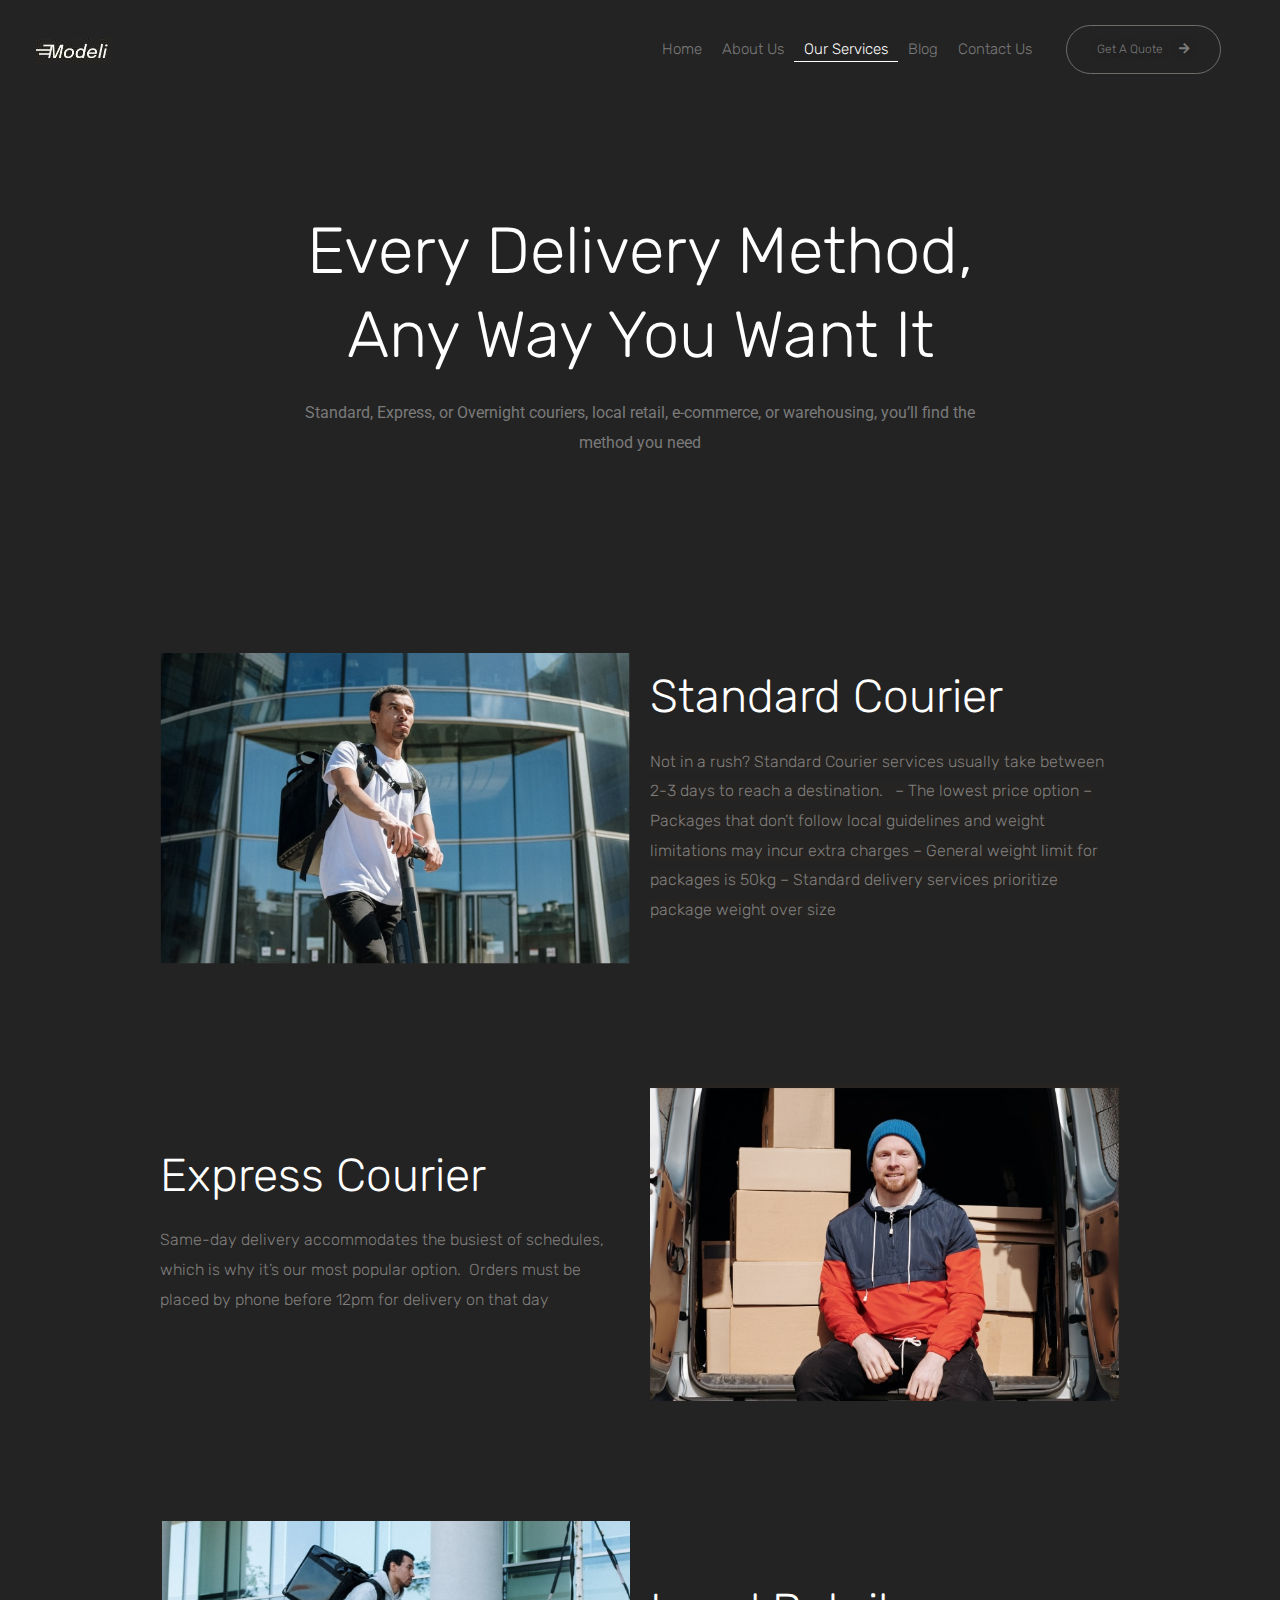
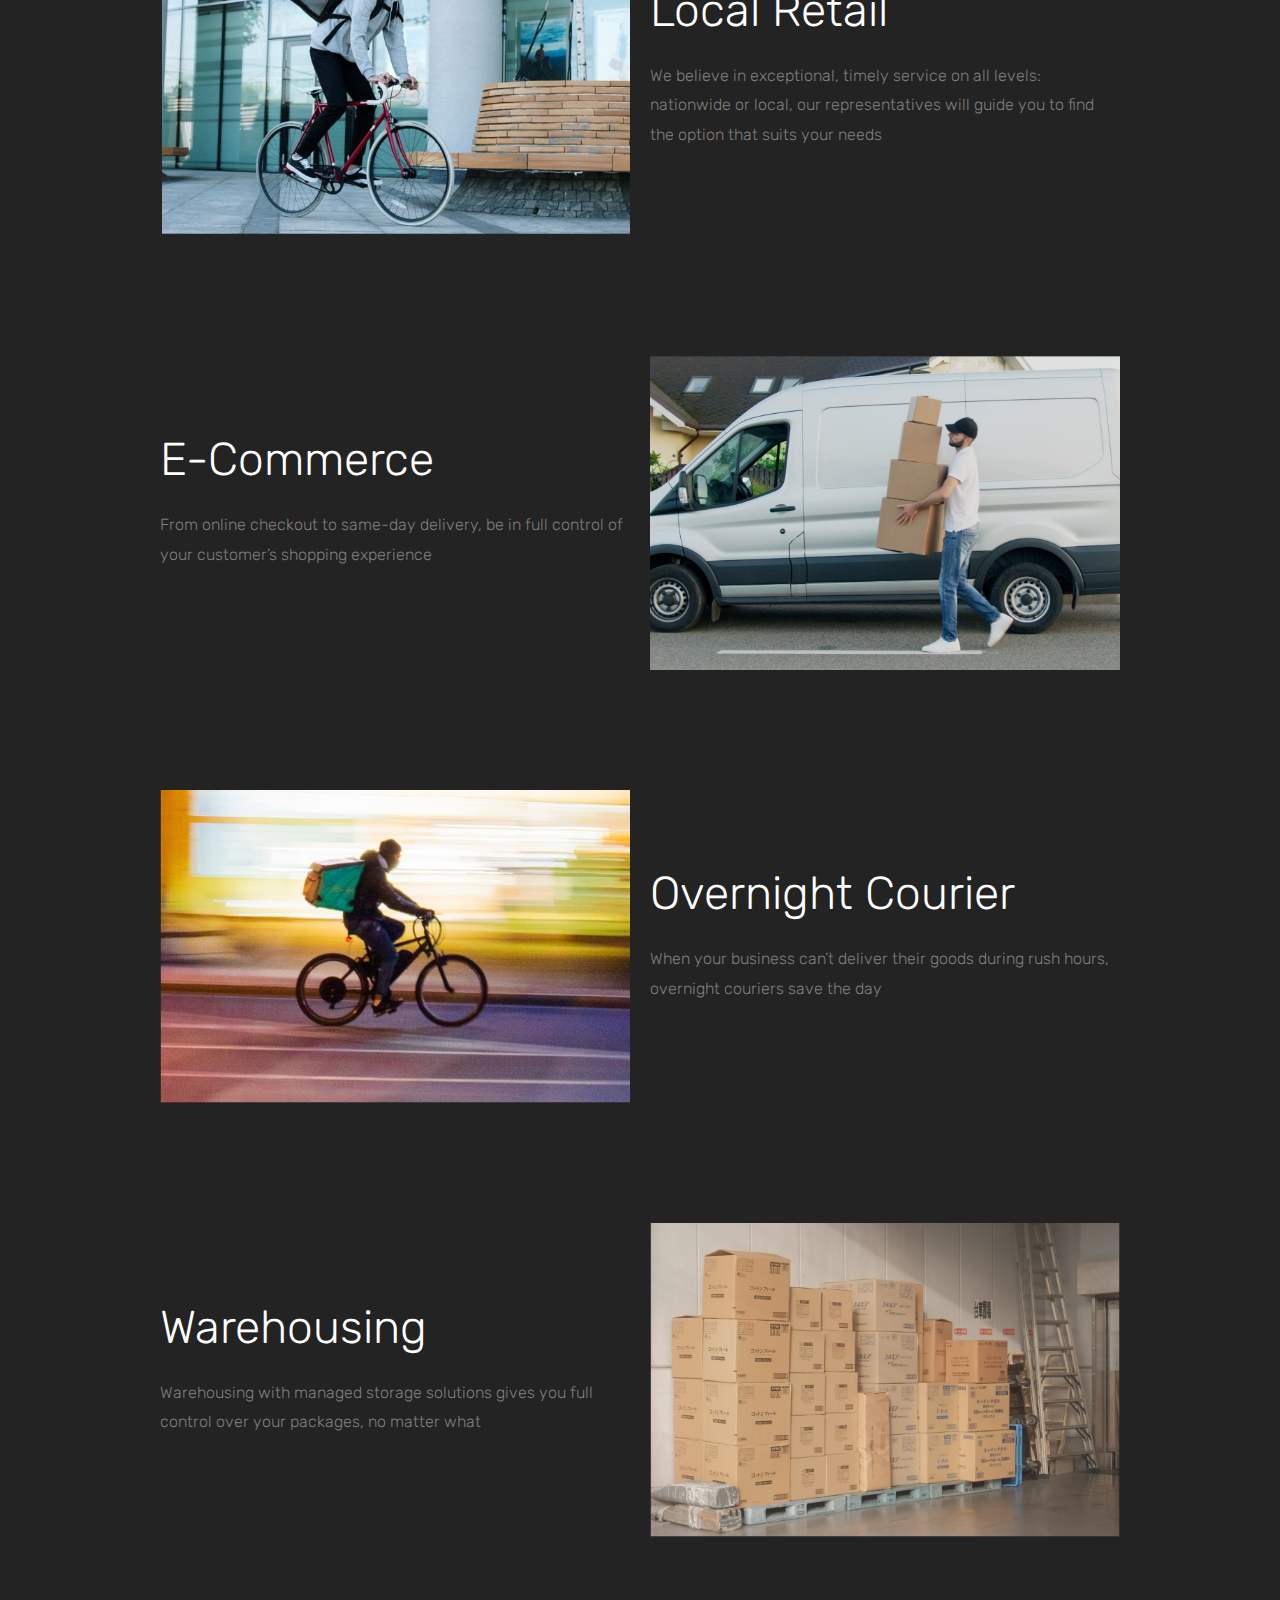
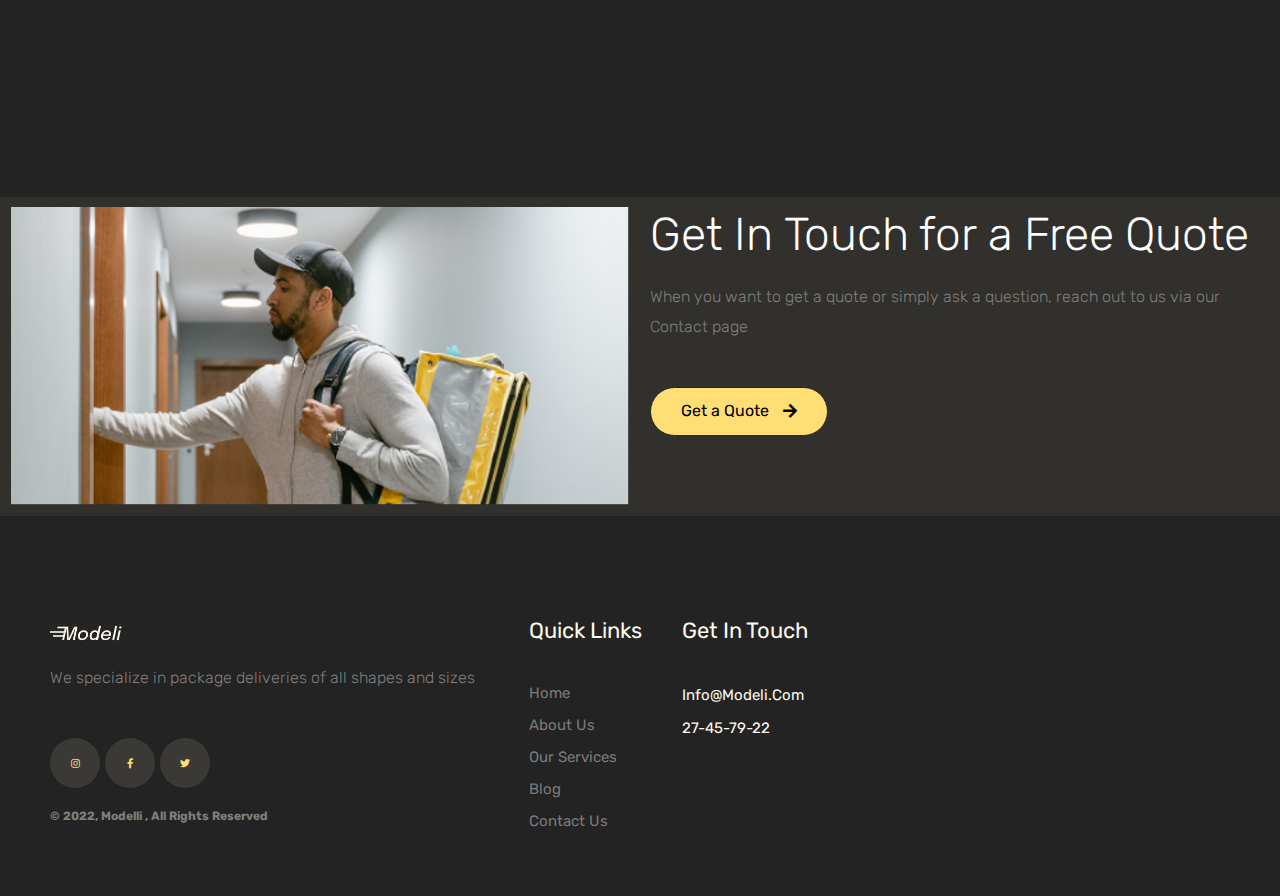
<file: our-services/index.html>
<!DOCTYPE html>
<html lang="en-US">
<head>
<meta charset="UTF-8">
<meta name="viewport" content="width=device-width, initial-scale=1">
<link rel="profile" href="https://gmpg.org/xfn/11">

<title>Our Services &#8211; Speed Test</title>
<meta name="robots" content="max-image-preview:large">
<link rel="dns-prefetch" href="//s.w.org">
<link rel="alternate" type="application/rss+xml" title="Speed Test &raquo; Feed" href="https://sakisaksak.github.io/speedtest/feed/">
<link rel="alternate" type="application/rss+xml" title="Speed Test &raquo; Comments Feed" href="https://sakisaksak.github.io/speedtest/comments/feed/">
<script>
window._wpemojiSettings = {"baseUrl":"https:\/\/s.w.org\/images\/core\/emoji\/14.0.0\/72x72\/","ext":".png","svgUrl":"https:\/\/s.w.org\/images\/core\/emoji\/14.0.0\/svg\/","svgExt":".svg","source":{"concatemoji":"https:\/\/sakisaksak.github.io\/speedtest\/wp-includes\/js\/wp-emoji-release.min.js?ver=6.0.1"}};
/*! This file is auto-generated */
!function(e,a,t){var n,r,o,i=a.createElement("canvas"),p=i.getContext&&i.getContext("2d");function s(e,t){var a=String.fromCharCode,e=(p.clearRect(0,0,i.width,i.height),p.fillText(a.apply(this,e),0,0),i.toDataURL());return p.clearRect(0,0,i.width,i.height),p.fillText(a.apply(this,t),0,0),e===i.toDataURL()}function c(e){var t=a.createElement("script");t.src=e,t.defer=t.type="text/javascript",a.getElementsByTagName("head")[0].appendChild(t)}for(o=Array("flag","emoji"),t.supports={everything:!0,everythingExceptFlag:!0},r=0;r<o.length;r++)t.supports[o[r]]=function(e){if(!p||!p.fillText)return!1;switch(p.textBaseline="top",p.font="600 32px Arial",e){case"flag":return s([127987,65039,8205,9895,65039],[127987,65039,8203,9895,65039])?!1:!s([55356,56826,55356,56819],[55356,56826,8203,55356,56819])&&!s([55356,57332,56128,56423,56128,56418,56128,56421,56128,56430,56128,56423,56128,56447],[55356,57332,8203,56128,56423,8203,56128,56418,8203,56128,56421,8203,56128,56430,8203,56128,56423,8203,56128,56447]);case"emoji":return!s([129777,127995,8205,129778,127999],[129777,127995,8203,129778,127999])}return!1}(o[r]),t.supports.everything=t.supports.everything&&t.supports[o[r]],"flag"!==o[r]&&(t.supports.everythingExceptFlag=t.supports.everythingExceptFlag&&t.supports[o[r]]);t.supports.everythingExceptFlag=t.supports.everythingExceptFlag&&!t.supports.flag,t.DOMReady=!1,t.readyCallback=function(){t.DOMReady=!0},t.supports.everything||(n=function(){t.readyCallback()},a.addEventListener?(a.addEventListener("DOMContentLoaded",n,!1),e.addEventListener("load",n,!1)):(e.attachEvent("onload",n),a.attachEvent("onreadystatechange",function(){"complete"===a.readyState&&t.readyCallback()})),(e=t.source||{}).concatemoji?c(e.concatemoji):e.wpemoji&&e.twemoji&&(c(e.twemoji),c(e.wpemoji)))}(window,document,window._wpemojiSettings);
</script>
<style>img.wp-smiley,
img.emoji {
	display: inline !important;
	border: none !important;
	box-shadow: none !important;
	height: 1em !important;
	width: 1em !important;
	margin: 0 0.07em !important;
	vertical-align: -0.1em !important;
	background: none !important;
	padding: 0 !important;
}</style>
	<link rel="stylesheet" id="astra-theme-css-css" href="https://sakisaksak.github.io/speedtest/wp-content/themes/astra/assets/css/minified/main.min.css?ver=3.7.9" media="all">
<style id="astra-theme-css-inline-css">html{font-size:93.75%;}a,.page-title{color:var(--ast-global-color-0);}a:hover,a:focus{color:var(--ast-global-color-1);}body,button,input,select,textarea,.ast-button,.ast-custom-button{font-family:-apple-system,BlinkMacSystemFont,Segoe UI,Roboto,Oxygen-Sans,Ubuntu,Cantarell,Helvetica Neue,sans-serif;font-weight:inherit;font-size:15px;font-size:1rem;}blockquote{color:var(--ast-global-color-3);}.site-title{font-size:35px;font-size:2.3333333333333rem;display:block;}.ast-archive-description .ast-archive-title{font-size:40px;font-size:2.6666666666667rem;}.site-header .site-description{font-size:15px;font-size:1rem;display:none;}.entry-title{font-size:30px;font-size:2rem;}h1,.entry-content h1{font-size:40px;font-size:2.6666666666667rem;}h2,.entry-content h2{font-size:30px;font-size:2rem;}h3,.entry-content h3{font-size:25px;font-size:1.6666666666667rem;}h4,.entry-content h4{font-size:20px;font-size:1.3333333333333rem;}h5,.entry-content h5{font-size:18px;font-size:1.2rem;}h6,.entry-content h6{font-size:15px;font-size:1rem;}.ast-single-post .entry-title,.page-title{font-size:30px;font-size:2rem;}::selection{background-color:var(--ast-global-color-0);color:#ffffff;}body,h1,.entry-title a,.entry-content h1,h2,.entry-content h2,h3,.entry-content h3,h4,.entry-content h4,h5,.entry-content h5,h6,.entry-content h6{color:var(--ast-global-color-3);}.tagcloud a:hover,.tagcloud a:focus,.tagcloud a.current-item{color:#ffffff;border-color:var(--ast-global-color-0);background-color:var(--ast-global-color-0);}input:focus,input[type="text"]:focus,input[type="email"]:focus,input[type="url"]:focus,input[type="password"]:focus,input[type="reset"]:focus,input[type="search"]:focus,textarea:focus{border-color:var(--ast-global-color-0);}input[type="radio"]:checked,input[type=reset],input[type="checkbox"]:checked,input[type="checkbox"]:hover:checked,input[type="checkbox"]:focus:checked,input[type=range]::-webkit-slider-thumb{border-color:var(--ast-global-color-0);background-color:var(--ast-global-color-0);box-shadow:none;}.site-footer a:hover + .post-count,.site-footer a:focus + .post-count{background:var(--ast-global-color-0);border-color:var(--ast-global-color-0);}.single .nav-links .nav-previous,.single .nav-links .nav-next{color:var(--ast-global-color-0);}.entry-meta,.entry-meta *{line-height:1.45;color:var(--ast-global-color-0);}.entry-meta a:hover,.entry-meta a:hover *,.entry-meta a:focus,.entry-meta a:focus *,.page-links > .page-link,.page-links .page-link:hover,.post-navigation a:hover{color:var(--ast-global-color-1);}#cat option,.secondary .calendar_wrap thead a,.secondary .calendar_wrap thead a:visited{color:var(--ast-global-color-0);}.secondary .calendar_wrap #today,.ast-progress-val span{background:var(--ast-global-color-0);}.secondary a:hover + .post-count,.secondary a:focus + .post-count{background:var(--ast-global-color-0);border-color:var(--ast-global-color-0);}.calendar_wrap #today > a{color:#ffffff;}.page-links .page-link,.single .post-navigation a{color:var(--ast-global-color-0);}.ast-archive-title{color:var(--ast-global-color-2);}.widget-title{font-size:21px;font-size:1.4rem;color:var(--ast-global-color-2);}.ast-single-post .entry-content a,.ast-comment-content a:not(.ast-comment-edit-reply-wrap a){text-decoration:underline;}.ast-single-post .wp-block-button .wp-block-button__link,.ast-single-post .elementor-button-wrapper .elementor-button,.ast-single-post .entry-content .uagb-tab a,.ast-single-post .entry-content .uagb-ifb-cta a,.ast-single-post .entry-content .wp-block-uagb-buttons a,.ast-single-post .entry-content .uabb-module-content a,.ast-single-post .entry-content .uagb-post-grid a,.ast-single-post .entry-content .uagb-timeline a,.ast-single-post .entry-content .uagb-toc__wrap a,.ast-single-post .entry-content .uagb-taxomony-box a,.ast-single-post .entry-content .woocommerce a{text-decoration:none;}.ast-logo-title-inline .site-logo-img{padding-right:1em;}.site-logo-img img{ transition:all 0.2s linear;}.ast-page-builder-template .hentry {margin: 0;}.ast-page-builder-template .site-content > .ast-container {max-width: 100%;padding: 0;}.ast-page-builder-template .site-content #primary {padding: 0;margin: 0;}.ast-page-builder-template .no-results {text-align: center;margin: 4em auto;}.ast-page-builder-template .ast-pagination {padding: 2em;}.ast-page-builder-template .entry-header.ast-no-title.ast-no-thumbnail {margin-top: 0;}.ast-page-builder-template .entry-header.ast-header-without-markup {margin-top: 0;margin-bottom: 0;}.ast-page-builder-template .entry-header.ast-no-title.ast-no-meta {margin-bottom: 0;}.ast-page-builder-template.single .post-navigation {padding-bottom: 2em;}.ast-page-builder-template.single-post .site-content > .ast-container {max-width: 100%;}.ast-page-builder-template .entry-header {margin-top: 4em;margin-left: auto;margin-right: auto;padding-left: 20px;padding-right: 20px;}.ast-page-builder-template .ast-archive-description {margin-top: 4em;margin-left: auto;margin-right: auto;padding-left: 20px;padding-right: 20px;}.single.ast-page-builder-template .entry-header {padding-left: 20px;padding-right: 20px;}@media (max-width:921px){#ast-desktop-header{display:none;}}@media (min-width:921px){#ast-mobile-header{display:none;}}.wp-block-buttons.aligncenter{justify-content:center;}@media (min-width:1200px){.wp-block-group .has-background{padding:20px;}}@media (min-width:1200px){.wp-block-cover-image.alignwide .wp-block-cover__inner-container,.wp-block-cover.alignwide .wp-block-cover__inner-container,.wp-block-cover-image.alignfull .wp-block-cover__inner-container,.wp-block-cover.alignfull .wp-block-cover__inner-container{width:100%;}}.ast-plain-container.ast-no-sidebar #primary{margin-top:0;margin-bottom:0;}@media (max-width:921px){.ast-theme-transparent-header #primary,.ast-theme-transparent-header #secondary{padding:0;}}.wp-block-columns{margin-bottom:unset;}.wp-block-image.size-full{margin:2rem 0;}.wp-block-separator.has-background{padding:0;}.wp-block-gallery{margin-bottom:1.6em;}.wp-block-group{padding-top:4em;padding-bottom:4em;}.wp-block-group__inner-container .wp-block-columns:last-child,.wp-block-group__inner-container :last-child,.wp-block-table table{margin-bottom:0;}.blocks-gallery-grid{width:100%;}.wp-block-navigation-link__content{padding:5px 0;}.wp-block-group .wp-block-group .has-text-align-center,.wp-block-group .wp-block-column .has-text-align-center{max-width:100%;}.has-text-align-center{margin:0 auto;}@media (max-width:1200px){.wp-block-group{padding:3em;}.wp-block-group .wp-block-group{padding:1.5em;}.wp-block-columns,.wp-block-column{margin:1rem 0;}}@media (min-width:921px){.wp-block-columns .wp-block-group{padding:2em;}}@media (max-width:544px){.wp-block-cover-image .wp-block-cover__inner-container,.wp-block-cover .wp-block-cover__inner-container{width:unset;}.wp-block-cover,.wp-block-cover-image{padding:2em 0;}.wp-block-group,.wp-block-cover{padding:2em;}.wp-block-media-text__media img,.wp-block-media-text__media video{width:unset;max-width:100%;}.wp-block-media-text.has-background .wp-block-media-text__content{padding:1em;}}@media (max-width:921px){.ast-plain-container.ast-no-sidebar #primary{padding:0;}}@media (min-width:544px){.entry-content .wp-block-media-text.has-media-on-the-right .wp-block-media-text__content{padding:0 8% 0 0;}.entry-content .wp-block-media-text .wp-block-media-text__content{padding:0 0 0 8%;}.ast-plain-container .site-content .entry-content .has-custom-content-position.is-position-bottom-left > *,.ast-plain-container .site-content .entry-content .has-custom-content-position.is-position-bottom-right > *,.ast-plain-container .site-content .entry-content .has-custom-content-position.is-position-top-left > *,.ast-plain-container .site-content .entry-content .has-custom-content-position.is-position-top-right > *,.ast-plain-container .site-content .entry-content .has-custom-content-position.is-position-center-right > *,.ast-plain-container .site-content .entry-content .has-custom-content-position.is-position-center-left > *{margin:0;}}@media (max-width:544px){.entry-content .wp-block-media-text .wp-block-media-text__content{padding:8% 0;}.wp-block-media-text .wp-block-media-text__media img{width:auto;max-width:100%;}}.wp-block-button.is-style-outline .wp-block-button__link{border-color:var(--ast-global-color-0);}.wp-block-button.is-style-outline > .wp-block-button__link:not(.has-text-color),.wp-block-button.wp-block-button__link.is-style-outline:not(.has-text-color){color:var(--ast-global-color-0);}.wp-block-button.is-style-outline .wp-block-button__link:hover,.wp-block-button.is-style-outline .wp-block-button__link:focus{color:#ffffff !important;background-color:var(--ast-global-color-1);border-color:var(--ast-global-color-1);}.post-page-numbers.current .page-link,.ast-pagination .page-numbers.current{color:#ffffff;border-color:var(--ast-global-color-0);background-color:var(--ast-global-color-0);border-radius:2px;}@media (min-width:544px){.entry-content > .alignleft{margin-right:20px;}.entry-content > .alignright{margin-left:20px;}}h1.widget-title{font-weight:inherit;}h2.widget-title{font-weight:inherit;}h3.widget-title{font-weight:inherit;}@media (max-width:921px){.ast-separate-container .ast-article-post,.ast-separate-container .ast-article-single{padding:1.5em 2.14em;}.ast-separate-container #primary,.ast-separate-container #secondary{padding:1.5em 0;}#primary,#secondary{padding:1.5em 0;margin:0;}.ast-left-sidebar #content > .ast-container{display:flex;flex-direction:column-reverse;width:100%;}.ast-author-box img.avatar{margin:20px 0 0 0;}}@media (min-width:922px){.ast-separate-container.ast-right-sidebar #primary,.ast-separate-container.ast-left-sidebar #primary{border:0;}.search-no-results.ast-separate-container #primary{margin-bottom:4em;}}.wp-block-button .wp-block-button__link{color:#ffffff;}.wp-block-button .wp-block-button__link:hover,.wp-block-button .wp-block-button__link:focus{color:#ffffff;background-color:var(--ast-global-color-1);border-color:var(--ast-global-color-1);}.wp-block-button .wp-block-button__link{border-style:solid;border-color:var(--ast-global-color-0);background-color:var(--ast-global-color-0);color:#ffffff;font-family:inherit;font-weight:inherit;line-height:1;border-radius:2px;}.wp-block-buttons .wp-block-button .wp-block-button__link{padding-top:15px;padding-right:30px;padding-bottom:15px;padding-left:30px;}@media (max-width:921px){.wp-block-button .wp-block-button__link{padding-top:14px;padding-right:28px;padding-bottom:14px;padding-left:28px;}}@media (max-width:544px){.wp-block-button .wp-block-button__link{padding-top:12px;padding-right:24px;padding-bottom:12px;padding-left:24px;}}.menu-toggle,button,.ast-button,.ast-custom-button,.button,input#submit,input[type="button"],input[type="submit"],input[type="reset"],form[CLASS*="wp-block-search__"].wp-block-search .wp-block-search__inside-wrapper .wp-block-search__button,body .wp-block-file .wp-block-file__button{border-style:solid;border-top-width:0;border-right-width:0;border-left-width:0;border-bottom-width:0;color:#ffffff;border-color:var(--ast-global-color-0);background-color:var(--ast-global-color-0);border-radius:2px;padding-top:15px;padding-right:30px;padding-bottom:15px;padding-left:30px;font-family:inherit;font-weight:inherit;line-height:1;}button:focus,.menu-toggle:hover,button:hover,.ast-button:hover,.ast-custom-button:hover .button:hover,.ast-custom-button:hover ,input[type=reset]:hover,input[type=reset]:focus,input#submit:hover,input#submit:focus,input[type="button"]:hover,input[type="button"]:focus,input[type="submit"]:hover,input[type="submit"]:focus,form[CLASS*="wp-block-search__"].wp-block-search .wp-block-search__inside-wrapper .wp-block-search__button:hover,form[CLASS*="wp-block-search__"].wp-block-search .wp-block-search__inside-wrapper .wp-block-search__button:focus,body .wp-block-file .wp-block-file__button:hover,body .wp-block-file .wp-block-file__button:focus{color:#ffffff;background-color:var(--ast-global-color-1);border-color:var(--ast-global-color-1);}@media (min-width:544px){.ast-container{max-width:100%;}}@media (max-width:544px){.ast-separate-container .ast-article-post,.ast-separate-container .ast-article-single,.ast-separate-container .comments-title,.ast-separate-container .ast-archive-description{padding:1.5em 1em;}.ast-separate-container #content .ast-container{padding-left:0.54em;padding-right:0.54em;}.ast-separate-container .ast-comment-list li.depth-1{padding:1.5em 1em;margin-bottom:1.5em;}.ast-separate-container .ast-comment-list .bypostauthor{padding:.5em;}.ast-search-menu-icon.ast-dropdown-active .search-field{width:170px;}.menu-toggle,button,.ast-button,.button,input#submit,input[type="button"],input[type="submit"],input[type="reset"]{padding-top:12px;padding-right:24px;padding-bottom:12px;padding-left:24px;}}@media (max-width:921px){.menu-toggle,button,.ast-button,.button,input#submit,input[type="button"],input[type="submit"],input[type="reset"]{padding-top:14px;padding-right:28px;padding-bottom:14px;padding-left:28px;}.ast-mobile-header-stack .main-header-bar .ast-search-menu-icon{display:inline-block;}.ast-header-break-point.ast-header-custom-item-outside .ast-mobile-header-stack .main-header-bar .ast-search-icon{margin:0;}.ast-comment-avatar-wrap img{max-width:2.5em;}.ast-separate-container .ast-comment-list li.depth-1{padding:1.5em 2.14em;}.ast-separate-container .comment-respond{padding:2em 2.14em;}.ast-comment-meta{padding:0 1.8888em 1.3333em;}}.entry-content > .wp-block-group,.entry-content > .wp-block-media-text,.entry-content > .wp-block-cover,.entry-content > .wp-block-columns{max-width:58em;width:calc(100% - 4em);margin-left:auto;margin-right:auto;}.entry-content [class*="__inner-container"] > .alignfull{max-width:100%;margin-left:0;margin-right:0;}.entry-content [class*="__inner-container"] > *:not(.alignwide):not(.alignfull):not(.alignleft):not(.alignright){margin-left:auto;margin-right:auto;}.entry-content [class*="__inner-container"] > *:not(.alignwide):not(p):not(.alignfull):not(.alignleft):not(.alignright):not(.is-style-wide):not(iframe){max-width:50rem;width:100%;}@media (min-width:921px){.entry-content > .wp-block-group.alignwide.has-background,.entry-content > .wp-block-group.alignfull.has-background,.entry-content > .wp-block-cover.alignwide,.entry-content > .wp-block-cover.alignfull,.entry-content > .wp-block-columns.has-background.alignwide,.entry-content > .wp-block-columns.has-background.alignfull{margin-top:0;margin-bottom:0;padding:6em 4em;}.entry-content > .wp-block-columns.has-background{margin-bottom:0;}}@media (min-width:1200px){.entry-content .alignfull p{max-width:1200px;}.entry-content .alignfull{max-width:100%;width:100%;}.ast-page-builder-template .entry-content .alignwide,.entry-content [class*="__inner-container"] > .alignwide{max-width:1200px;margin-left:0;margin-right:0;}.entry-content .alignfull [class*="__inner-container"] > .alignwide{max-width:80rem;}}@media (min-width:545px){.site-main .entry-content > .alignwide{margin:0 auto;}.wp-block-group.has-background,.entry-content > .wp-block-cover,.entry-content > .wp-block-columns.has-background{padding:4em;margin-top:0;margin-bottom:0;}.entry-content .wp-block-media-text.alignfull .wp-block-media-text__content,.entry-content .wp-block-media-text.has-background .wp-block-media-text__content{padding:0 8%;}}@media (max-width:921px){.site-title{display:block;}.ast-archive-description .ast-archive-title{font-size:40px;}.site-header .site-description{display:none;}.entry-title{font-size:30px;}h1,.entry-content h1{font-size:30px;}h2,.entry-content h2{font-size:25px;}h3,.entry-content h3{font-size:20px;}.ast-single-post .entry-title,.page-title{font-size:30px;}}@media (max-width:544px){.site-title{display:block;}.ast-archive-description .ast-archive-title{font-size:40px;}.site-header .site-description{display:none;}.entry-title{font-size:30px;}h1,.entry-content h1{font-size:30px;}h2,.entry-content h2{font-size:25px;}h3,.entry-content h3{font-size:20px;}.ast-single-post .entry-title,.page-title{font-size:30px;}}@media (max-width:921px){html{font-size:85.5%;}}@media (max-width:544px){html{font-size:85.5%;}}@media (min-width:922px){.ast-container{max-width:1240px;}}@media (min-width:922px){.site-content .ast-container{display:flex;}}@media (max-width:921px){.site-content .ast-container{flex-direction:column;}}@media (min-width:922px){.main-header-menu .sub-menu .menu-item.ast-left-align-sub-menu:hover > .sub-menu,.main-header-menu .sub-menu .menu-item.ast-left-align-sub-menu.focus > .sub-menu{margin-left:-0px;}}.wp-block-search {margin-bottom: 20px;}.wp-block-site-tagline {margin-top: 20px;}form.wp-block-search .wp-block-search__input,.wp-block-search.wp-block-search__button-inside .wp-block-search__inside-wrapper,.wp-block-search.wp-block-search__button-inside .wp-block-search__inside-wrapper {border-color: #eaeaea;background: #fafafa;}.wp-block-search.wp-block-search__button-inside .wp-block-search__inside-wrapper .wp-block-search__input:focus,.wp-block-loginout input:focus {outline: thin dotted;}.wp-block-loginout input:focus {border-color: transparent;} form.wp-block-search .wp-block-search__inside-wrapper .wp-block-search__input {padding: 12px;}form.wp-block-search .wp-block-search__button svg {fill: currentColor;width: 20px;height: 20px;}.wp-block-loginout p label {display: block;}.wp-block-loginout p:not(.login-remember):not(.login-submit) input {width: 100%;}.wp-block-loginout .login-remember input {width: 1.1rem;height: 1.1rem;margin: 0 5px 4px 0;vertical-align: middle;}body .wp-block-file .wp-block-file__button {text-decoration: none;}blockquote {padding: 0 1.2em 1.2em;}.wp-block-file {display: flex;align-items: center;flex-wrap: wrap;justify-content: space-between;}.wp-block-pullquote {border: none;}.wp-block-pullquote blockquote::before {content: "\201D";font-family: "Helvetica",sans-serif;display: flex;transform: rotate( 180deg );font-size: 6rem;font-style: normal;line-height: 1;font-weight: bold;align-items: center;justify-content: center;}figure.wp-block-pullquote.is-style-solid-color blockquote {max-width: 100%;text-align: inherit;}ul.wp-block-categories-list.wp-block-categories,ul.wp-block-archives-list.wp-block-archives {list-style-type: none;}.wp-block-button__link {border: 2px solid currentColor;}ul,ol {margin-left: 20px;}figure.alignright figcaption {text-align: right;}:root .has-ast-global-color-0-color{color:var(--ast-global-color-0);}:root .has-ast-global-color-0-background-color{background-color:var(--ast-global-color-0);}:root .wp-block-button .has-ast-global-color-0-color{color:var(--ast-global-color-0);}:root .wp-block-button .has-ast-global-color-0-background-color{background-color:var(--ast-global-color-0);}:root .has-ast-global-color-1-color{color:var(--ast-global-color-1);}:root .has-ast-global-color-1-background-color{background-color:var(--ast-global-color-1);}:root .wp-block-button .has-ast-global-color-1-color{color:var(--ast-global-color-1);}:root .wp-block-button .has-ast-global-color-1-background-color{background-color:var(--ast-global-color-1);}:root .has-ast-global-color-2-color{color:var(--ast-global-color-2);}:root .has-ast-global-color-2-background-color{background-color:var(--ast-global-color-2);}:root .wp-block-button .has-ast-global-color-2-color{color:var(--ast-global-color-2);}:root .wp-block-button .has-ast-global-color-2-background-color{background-color:var(--ast-global-color-2);}:root .has-ast-global-color-3-color{color:var(--ast-global-color-3);}:root .has-ast-global-color-3-background-color{background-color:var(--ast-global-color-3);}:root .wp-block-button .has-ast-global-color-3-color{color:var(--ast-global-color-3);}:root .wp-block-button .has-ast-global-color-3-background-color{background-color:var(--ast-global-color-3);}:root .has-ast-global-color-4-color{color:var(--ast-global-color-4);}:root .has-ast-global-color-4-background-color{background-color:var(--ast-global-color-4);}:root .wp-block-button .has-ast-global-color-4-color{color:var(--ast-global-color-4);}:root .wp-block-button .has-ast-global-color-4-background-color{background-color:var(--ast-global-color-4);}:root .has-ast-global-color-5-color{color:var(--ast-global-color-5);}:root .has-ast-global-color-5-background-color{background-color:var(--ast-global-color-5);}:root .wp-block-button .has-ast-global-color-5-color{color:var(--ast-global-color-5);}:root .wp-block-button .has-ast-global-color-5-background-color{background-color:var(--ast-global-color-5);}:root .has-ast-global-color-6-color{color:var(--ast-global-color-6);}:root .has-ast-global-color-6-background-color{background-color:var(--ast-global-color-6);}:root .wp-block-button .has-ast-global-color-6-color{color:var(--ast-global-color-6);}:root .wp-block-button .has-ast-global-color-6-background-color{background-color:var(--ast-global-color-6);}:root .has-ast-global-color-7-color{color:var(--ast-global-color-7);}:root .has-ast-global-color-7-background-color{background-color:var(--ast-global-color-7);}:root .wp-block-button .has-ast-global-color-7-color{color:var(--ast-global-color-7);}:root .wp-block-button .has-ast-global-color-7-background-color{background-color:var(--ast-global-color-7);}:root .has-ast-global-color-8-color{color:var(--ast-global-color-8);}:root .has-ast-global-color-8-background-color{background-color:var(--ast-global-color-8);}:root .wp-block-button .has-ast-global-color-8-color{color:var(--ast-global-color-8);}:root .wp-block-button .has-ast-global-color-8-background-color{background-color:var(--ast-global-color-8);}:root{--ast-global-color-0:#0170B9;--ast-global-color-1:#3a3a3a;--ast-global-color-2:#3a3a3a;--ast-global-color-3:#4B4F58;--ast-global-color-4:#F5F5F5;--ast-global-color-5:#FFFFFF;--ast-global-color-6:#F2F5F7;--ast-global-color-7:#424242;--ast-global-color-8:#000000;}.ast-breadcrumbs .trail-browse,.ast-breadcrumbs .trail-items,.ast-breadcrumbs .trail-items li{display:inline-block;margin:0;padding:0;border:none;background:inherit;text-indent:0;}.ast-breadcrumbs .trail-browse{font-size:inherit;font-style:inherit;font-weight:inherit;color:inherit;}.ast-breadcrumbs .trail-items{list-style:none;}.trail-items li::after{padding:0 0.3em;content:"\00bb";}.trail-items li:last-of-type::after{display:none;}h1,.entry-content h1,h2,.entry-content h2,h3,.entry-content h3,h4,.entry-content h4,h5,.entry-content h5,h6,.entry-content h6{color:var(--ast-global-color-2);}.entry-title a{color:var(--ast-global-color-2);}@media (max-width:921px){.ast-builder-grid-row-container.ast-builder-grid-row-tablet-3-firstrow .ast-builder-grid-row > *:first-child,.ast-builder-grid-row-container.ast-builder-grid-row-tablet-3-lastrow .ast-builder-grid-row > *:last-child{grid-column:1 / -1;}}@media (max-width:544px){.ast-builder-grid-row-container.ast-builder-grid-row-mobile-3-firstrow .ast-builder-grid-row > *:first-child,.ast-builder-grid-row-container.ast-builder-grid-row-mobile-3-lastrow .ast-builder-grid-row > *:last-child{grid-column:1 / -1;}}.ast-builder-layout-element[data-section="title_tagline"]{display:flex;}@media (max-width:921px){.ast-header-break-point .ast-builder-layout-element[data-section="title_tagline"]{display:flex;}}@media (max-width:544px){.ast-header-break-point .ast-builder-layout-element[data-section="title_tagline"]{display:flex;}}.ast-builder-menu-1{font-family:inherit;font-weight:inherit;}.ast-builder-menu-1 .sub-menu,.ast-builder-menu-1 .inline-on-mobile .sub-menu{border-top-width:2px;border-bottom-width:0px;border-right-width:0px;border-left-width:0px;border-color:var(--ast-global-color-0);border-style:solid;border-radius:0px;}.ast-builder-menu-1 .main-header-menu > .menu-item > .sub-menu,.ast-builder-menu-1 .main-header-menu > .menu-item > .astra-full-megamenu-wrapper{margin-top:0px;}.ast-desktop .ast-builder-menu-1 .main-header-menu > .menu-item > .sub-menu:before,.ast-desktop .ast-builder-menu-1 .main-header-menu > .menu-item > .astra-full-megamenu-wrapper:before{height:calc( 0px + 5px );}.ast-desktop .ast-builder-menu-1 .menu-item .sub-menu .menu-link{border-style:none;}@media (max-width:921px){.ast-header-break-point .ast-builder-menu-1 .menu-item.menu-item-has-children > .ast-menu-toggle{top:0;}.ast-builder-menu-1 .menu-item-has-children > .menu-link:after{content:unset;}}@media (max-width:544px){.ast-header-break-point .ast-builder-menu-1 .menu-item.menu-item-has-children > .ast-menu-toggle{top:0;}}.ast-builder-menu-1{display:flex;}@media (max-width:921px){.ast-header-break-point .ast-builder-menu-1{display:flex;}}@media (max-width:544px){.ast-header-break-point .ast-builder-menu-1{display:flex;}}.site-below-footer-wrap{padding-top:20px;padding-bottom:20px;}.site-below-footer-wrap[data-section="section-below-footer-builder"]{background-color:#eeeeee;;min-height:80px;}.site-below-footer-wrap[data-section="section-below-footer-builder"] .ast-builder-grid-row{max-width:1200px;margin-left:auto;margin-right:auto;}.site-below-footer-wrap[data-section="section-below-footer-builder"] .ast-builder-grid-row,.site-below-footer-wrap[data-section="section-below-footer-builder"] .site-footer-section{align-items:flex-start;}.site-below-footer-wrap[data-section="section-below-footer-builder"].ast-footer-row-inline .site-footer-section{display:flex;margin-bottom:0;}.ast-builder-grid-row-full .ast-builder-grid-row{grid-template-columns:1fr;}@media (max-width:921px){.site-below-footer-wrap[data-section="section-below-footer-builder"].ast-footer-row-tablet-inline .site-footer-section{display:flex;margin-bottom:0;}.site-below-footer-wrap[data-section="section-below-footer-builder"].ast-footer-row-tablet-stack .site-footer-section{display:block;margin-bottom:10px;}.ast-builder-grid-row-container.ast-builder-grid-row-tablet-full .ast-builder-grid-row{grid-template-columns:1fr;}}@media (max-width:544px){.site-below-footer-wrap[data-section="section-below-footer-builder"].ast-footer-row-mobile-inline .site-footer-section{display:flex;margin-bottom:0;}.site-below-footer-wrap[data-section="section-below-footer-builder"].ast-footer-row-mobile-stack .site-footer-section{display:block;margin-bottom:10px;}.ast-builder-grid-row-container.ast-builder-grid-row-mobile-full .ast-builder-grid-row{grid-template-columns:1fr;}}.site-below-footer-wrap[data-section="section-below-footer-builder"]{display:grid;}@media (max-width:921px){.ast-header-break-point .site-below-footer-wrap[data-section="section-below-footer-builder"]{display:grid;}}@media (max-width:544px){.ast-header-break-point .site-below-footer-wrap[data-section="section-below-footer-builder"]{display:grid;}}.ast-footer-copyright{text-align:center;}.ast-footer-copyright {color:var(--ast-global-color-3);}@media (max-width:921px){.ast-footer-copyright{text-align:center;}}@media (max-width:544px){.ast-footer-copyright{text-align:center;}}.ast-footer-copyright.ast-builder-layout-element{display:flex;}@media (max-width:921px){.ast-header-break-point .ast-footer-copyright.ast-builder-layout-element{display:flex;}}@media (max-width:544px){.ast-header-break-point .ast-footer-copyright.ast-builder-layout-element{display:flex;}}.elementor-widget-heading .elementor-heading-title{margin:0;}.elementor-post.elementor-grid-item.hentry{margin-bottom:0;}.woocommerce div.product .elementor-element.elementor-products-grid .related.products ul.products li.product,.elementor-element .elementor-wc-products .woocommerce[class*='columns-'] ul.products li.product{width:auto;margin:0;float:none;}.elementor-toc__list-wrapper{margin:0;}.ast-left-sidebar .elementor-section.elementor-section-stretched,.ast-right-sidebar .elementor-section.elementor-section-stretched{max-width:100%;left:0 !important;}.elementor-template-full-width .ast-container{display:block;}@media (max-width:544px){.elementor-element .elementor-wc-products .woocommerce[class*="columns-"] ul.products li.product{width:auto;margin:0;}.elementor-element .woocommerce .woocommerce-result-count{float:none;}}.ast-header-break-point .main-header-bar{border-bottom-width:1px;}@media (min-width:922px){.main-header-bar{border-bottom-width:1px;}}.main-header-menu .menu-item, #astra-footer-menu .menu-item, .main-header-bar .ast-masthead-custom-menu-items{-js-display:flex;display:flex;-webkit-box-pack:center;-webkit-justify-content:center;-moz-box-pack:center;-ms-flex-pack:center;justify-content:center;-webkit-box-orient:vertical;-webkit-box-direction:normal;-webkit-flex-direction:column;-moz-box-orient:vertical;-moz-box-direction:normal;-ms-flex-direction:column;flex-direction:column;}.main-header-menu > .menu-item > .menu-link, #astra-footer-menu > .menu-item > .menu-link{height:100%;-webkit-box-align:center;-webkit-align-items:center;-moz-box-align:center;-ms-flex-align:center;align-items:center;-js-display:flex;display:flex;}.ast-header-break-point .main-navigation ul .menu-item .menu-link .icon-arrow:first-of-type svg{top:.2em;margin-top:0px;margin-left:0px;width:.65em;transform:translate(0, -2px) rotateZ(270deg);}.ast-mobile-popup-content .ast-submenu-expanded > .ast-menu-toggle{transform:rotateX(180deg);}.ast-separate-container .blog-layout-1, .ast-separate-container .blog-layout-2, .ast-separate-container .blog-layout-3{background-color:transparent;background-image:none;}.ast-separate-container .ast-article-post{background-color:var(--ast-global-color-5);;}@media (max-width:921px){.ast-separate-container .ast-article-post{background-color:var(--ast-global-color-5);;}}@media (max-width:544px){.ast-separate-container .ast-article-post{background-color:var(--ast-global-color-5);;}}.ast-separate-container .ast-article-single:not(.ast-related-post), .ast-separate-container .comments-area .comment-respond,.ast-separate-container .comments-area .ast-comment-list li, .ast-separate-container .ast-woocommerce-container, .ast-separate-container .error-404, .ast-separate-container .no-results, .single.ast-separate-container .ast-author-meta, .ast-separate-container .related-posts-title-wrapper, .ast-separate-container.ast-two-container #secondary .widget,.ast-separate-container .comments-count-wrapper, .ast-box-layout.ast-plain-container .site-content,.ast-padded-layout.ast-plain-container .site-content, .ast-separate-container .comments-area .comments-title{background-color:var(--ast-global-color-5);;}@media (max-width:921px){.ast-separate-container .ast-article-single:not(.ast-related-post), .ast-separate-container .comments-area .comment-respond,.ast-separate-container .comments-area .ast-comment-list li, .ast-separate-container .ast-woocommerce-container, .ast-separate-container .error-404, .ast-separate-container .no-results, .single.ast-separate-container .ast-author-meta, .ast-separate-container .related-posts-title-wrapper, .ast-separate-container.ast-two-container #secondary .widget,.ast-separate-container .comments-count-wrapper, .ast-box-layout.ast-plain-container .site-content,.ast-padded-layout.ast-plain-container .site-content, .ast-separate-container .comments-area .comments-title{background-color:var(--ast-global-color-5);;}}@media (max-width:544px){.ast-separate-container .ast-article-single:not(.ast-related-post), .ast-separate-container .comments-area .comment-respond,.ast-separate-container .comments-area .ast-comment-list li, .ast-separate-container .ast-woocommerce-container, .ast-separate-container .error-404, .ast-separate-container .no-results, .single.ast-separate-container .ast-author-meta, .ast-separate-container .related-posts-title-wrapper, .ast-separate-container.ast-two-container #secondary .widget,.ast-separate-container .comments-count-wrapper, .ast-box-layout.ast-plain-container .site-content,.ast-padded-layout.ast-plain-container .site-content, .ast-separate-container .comments-area .comments-title{background-color:var(--ast-global-color-5);;}}.ast-plain-container, .ast-page-builder-template{background-color:var(--ast-global-color-5);;}@media (max-width:921px){.ast-plain-container, .ast-page-builder-template{background-color:var(--ast-global-color-5);;}}@media (max-width:544px){.ast-plain-container, .ast-page-builder-template{background-color:var(--ast-global-color-5);;}}.ast-mobile-header-content > *,.ast-desktop-header-content > * {padding: 10px 0;height: auto;}.ast-mobile-header-content > *:first-child,.ast-desktop-header-content > *:first-child {padding-top: 10px;}.ast-mobile-header-content > .ast-builder-menu,.ast-desktop-header-content > .ast-builder-menu {padding-top: 0;}.ast-mobile-header-content > *:last-child,.ast-desktop-header-content > *:last-child {padding-bottom: 0;}.ast-mobile-header-content .ast-search-menu-icon.ast-inline-search label,.ast-desktop-header-content .ast-search-menu-icon.ast-inline-search label {width: 100%;}.ast-desktop-header-content .main-header-bar-navigation .ast-submenu-expanded > .ast-menu-toggle::before {transform: rotateX(180deg);}#ast-desktop-header .ast-desktop-header-content,.ast-mobile-header-content .ast-search-icon,.ast-desktop-header-content .ast-search-icon,.ast-mobile-header-wrap .ast-mobile-header-content,.ast-main-header-nav-open.ast-popup-nav-open .ast-mobile-header-wrap .ast-mobile-header-content,.ast-main-header-nav-open.ast-popup-nav-open .ast-desktop-header-content {display: none;}.ast-main-header-nav-open.ast-header-break-point #ast-desktop-header .ast-desktop-header-content,.ast-main-header-nav-open.ast-header-break-point .ast-mobile-header-wrap .ast-mobile-header-content {display: block;}.ast-desktop .ast-desktop-header-content .astra-menu-animation-slide-up > .menu-item > .sub-menu,.ast-desktop .ast-desktop-header-content .astra-menu-animation-slide-up > .menu-item .menu-item > .sub-menu,.ast-desktop .ast-desktop-header-content .astra-menu-animation-slide-down > .menu-item > .sub-menu,.ast-desktop .ast-desktop-header-content .astra-menu-animation-slide-down > .menu-item .menu-item > .sub-menu,.ast-desktop .ast-desktop-header-content .astra-menu-animation-fade > .menu-item > .sub-menu,.ast-desktop .ast-desktop-header-content .astra-menu-animation-fade > .menu-item .menu-item > .sub-menu {opacity: 1;visibility: visible;}.ast-hfb-header.ast-default-menu-enable.ast-header-break-point .ast-mobile-header-wrap .ast-mobile-header-content .main-header-bar-navigation {width: unset;margin: unset;}.ast-mobile-header-content.content-align-flex-end .main-header-bar-navigation .menu-item-has-children > .ast-menu-toggle,.ast-desktop-header-content.content-align-flex-end .main-header-bar-navigation .menu-item-has-children > .ast-menu-toggle {left: calc( 20px - 0.907em);}.ast-mobile-header-content .ast-search-menu-icon,.ast-mobile-header-content .ast-search-menu-icon.slide-search,.ast-desktop-header-content .ast-search-menu-icon,.ast-desktop-header-content .ast-search-menu-icon.slide-search {width: 100%;position: relative;display: block;right: auto;transform: none;}.ast-mobile-header-content .ast-search-menu-icon.slide-search .search-form,.ast-mobile-header-content .ast-search-menu-icon .search-form,.ast-desktop-header-content .ast-search-menu-icon.slide-search .search-form,.ast-desktop-header-content .ast-search-menu-icon .search-form {right: 0;visibility: visible;opacity: 1;position: relative;top: auto;transform: none;padding: 0;display: block;overflow: hidden;}.ast-mobile-header-content .ast-search-menu-icon.ast-inline-search .search-field,.ast-mobile-header-content .ast-search-menu-icon .search-field,.ast-desktop-header-content .ast-search-menu-icon.ast-inline-search .search-field,.ast-desktop-header-content .ast-search-menu-icon .search-field {width: 100%;padding-right: 5.5em;}.ast-mobile-header-content .ast-search-menu-icon .search-submit,.ast-desktop-header-content .ast-search-menu-icon .search-submit {display: block;position: absolute;height: 100%;top: 0;right: 0;padding: 0 1em;border-radius: 0;}.ast-hfb-header.ast-default-menu-enable.ast-header-break-point .ast-mobile-header-wrap .ast-mobile-header-content .main-header-bar-navigation ul .sub-menu .menu-link {padding-left: 30px;}.ast-hfb-header.ast-default-menu-enable.ast-header-break-point .ast-mobile-header-wrap .ast-mobile-header-content .main-header-bar-navigation .sub-menu .menu-item .menu-item .menu-link {padding-left: 40px;}.ast-mobile-popup-drawer.active .ast-mobile-popup-inner{background-color:#ffffff;;}.ast-mobile-header-wrap .ast-mobile-header-content, .ast-desktop-header-content{background-color:#ffffff;;}.ast-mobile-popup-content > *, .ast-mobile-header-content > *, .ast-desktop-popup-content > *, .ast-desktop-header-content > *{padding-top:0px;padding-bottom:0px;}.content-align-flex-start .ast-builder-layout-element{justify-content:flex-start;}.content-align-flex-start .main-header-menu{text-align:left;}.ast-mobile-popup-drawer.active .menu-toggle-close{color:#3a3a3a;}.ast-mobile-header-wrap .ast-primary-header-bar,.ast-primary-header-bar .site-primary-header-wrap{min-height:70px;}.ast-desktop .ast-primary-header-bar .main-header-menu > .menu-item{line-height:70px;}@media (max-width:921px){#masthead .ast-mobile-header-wrap .ast-primary-header-bar,#masthead .ast-mobile-header-wrap .ast-below-header-bar{padding-left:20px;padding-right:20px;}}.ast-header-break-point .ast-primary-header-bar{border-bottom-width:1px;border-bottom-color:#eaeaea;border-bottom-style:solid;}@media (min-width:922px){.ast-primary-header-bar{border-bottom-width:1px;border-bottom-color:#eaeaea;border-bottom-style:solid;}}.ast-primary-header-bar{background-color:#ffffff;;}.ast-primary-header-bar{display:block;}@media (max-width:921px){.ast-header-break-point .ast-primary-header-bar{display:grid;}}@media (max-width:544px){.ast-header-break-point .ast-primary-header-bar{display:grid;}}[data-section="section-header-mobile-trigger"] .ast-button-wrap .ast-mobile-menu-trigger-minimal{color:var(--ast-global-color-0);border:none;background:transparent;}[data-section="section-header-mobile-trigger"] .ast-button-wrap .mobile-menu-toggle-icon .ast-mobile-svg{width:20px;height:20px;fill:var(--ast-global-color-0);}[data-section="section-header-mobile-trigger"] .ast-button-wrap .mobile-menu-wrap .mobile-menu{color:var(--ast-global-color-0);}.ast-builder-menu-mobile .main-navigation .menu-item > .menu-link{font-family:inherit;font-weight:inherit;}.ast-builder-menu-mobile .main-navigation .menu-item.menu-item-has-children > .ast-menu-toggle{top:0;}.ast-builder-menu-mobile .main-navigation .menu-item-has-children > .menu-link:after{content:unset;}.ast-hfb-header .ast-builder-menu-mobile .main-header-menu, .ast-hfb-header .ast-builder-menu-mobile .main-navigation .menu-item .menu-link, .ast-hfb-header .ast-builder-menu-mobile .main-navigation .menu-item .sub-menu .menu-link{border-style:none;}.ast-builder-menu-mobile .main-navigation .menu-item.menu-item-has-children > .ast-menu-toggle{top:0;}@media (max-width:921px){.ast-builder-menu-mobile .main-navigation .menu-item.menu-item-has-children > .ast-menu-toggle{top:0;}.ast-builder-menu-mobile .main-navigation .menu-item-has-children > .menu-link:after{content:unset;}}@media (max-width:544px){.ast-builder-menu-mobile .main-navigation .menu-item.menu-item-has-children > .ast-menu-toggle{top:0;}}.ast-builder-menu-mobile .main-navigation{display:block;}@media (max-width:921px){.ast-header-break-point .ast-builder-menu-mobile .main-navigation{display:block;}}@media (max-width:544px){.ast-header-break-point .ast-builder-menu-mobile .main-navigation{display:block;}}:root{--e-global-color-astglobalcolor0:#0170B9;--e-global-color-astglobalcolor1:#3a3a3a;--e-global-color-astglobalcolor2:#3a3a3a;--e-global-color-astglobalcolor3:#4B4F58;--e-global-color-astglobalcolor4:#F5F5F5;--e-global-color-astglobalcolor5:#FFFFFF;--e-global-color-astglobalcolor6:#F2F5F7;--e-global-color-astglobalcolor7:#424242;--e-global-color-astglobalcolor8:#000000;}</style>
<link rel="stylesheet" id="wp-block-library-css" href="https://sakisaksak.github.io/speedtest/wp-includes/css/dist/block-library/style.min.css?ver=6.0.1" media="all">
<style id="global-styles-inline-css">body{--wp--preset--color--black: #000000;--wp--preset--color--cyan-bluish-gray: #abb8c3;--wp--preset--color--white: #ffffff;--wp--preset--color--pale-pink: #f78da7;--wp--preset--color--vivid-red: #cf2e2e;--wp--preset--color--luminous-vivid-orange: #ff6900;--wp--preset--color--luminous-vivid-amber: #fcb900;--wp--preset--color--light-green-cyan: #7bdcb5;--wp--preset--color--vivid-green-cyan: #00d084;--wp--preset--color--pale-cyan-blue: #8ed1fc;--wp--preset--color--vivid-cyan-blue: #0693e3;--wp--preset--color--vivid-purple: #9b51e0;--wp--preset--color--ast-global-color-0: var(--ast-global-color-0);--wp--preset--color--ast-global-color-1: var(--ast-global-color-1);--wp--preset--color--ast-global-color-2: var(--ast-global-color-2);--wp--preset--color--ast-global-color-3: var(--ast-global-color-3);--wp--preset--color--ast-global-color-4: var(--ast-global-color-4);--wp--preset--color--ast-global-color-5: var(--ast-global-color-5);--wp--preset--color--ast-global-color-6: var(--ast-global-color-6);--wp--preset--color--ast-global-color-7: var(--ast-global-color-7);--wp--preset--color--ast-global-color-8: var(--ast-global-color-8);--wp--preset--gradient--vivid-cyan-blue-to-vivid-purple: linear-gradient(135deg,rgba(6,147,227,1) 0%,rgb(155,81,224) 100%);--wp--preset--gradient--light-green-cyan-to-vivid-green-cyan: linear-gradient(135deg,rgb(122,220,180) 0%,rgb(0,208,130) 100%);--wp--preset--gradient--luminous-vivid-amber-to-luminous-vivid-orange: linear-gradient(135deg,rgba(252,185,0,1) 0%,rgba(255,105,0,1) 100%);--wp--preset--gradient--luminous-vivid-orange-to-vivid-red: linear-gradient(135deg,rgba(255,105,0,1) 0%,rgb(207,46,46) 100%);--wp--preset--gradient--very-light-gray-to-cyan-bluish-gray: linear-gradient(135deg,rgb(238,238,238) 0%,rgb(169,184,195) 100%);--wp--preset--gradient--cool-to-warm-spectrum: linear-gradient(135deg,rgb(74,234,220) 0%,rgb(151,120,209) 20%,rgb(207,42,186) 40%,rgb(238,44,130) 60%,rgb(251,105,98) 80%,rgb(254,248,76) 100%);--wp--preset--gradient--blush-light-purple: linear-gradient(135deg,rgb(255,206,236) 0%,rgb(152,150,240) 100%);--wp--preset--gradient--blush-bordeaux: linear-gradient(135deg,rgb(254,205,165) 0%,rgb(254,45,45) 50%,rgb(107,0,62) 100%);--wp--preset--gradient--luminous-dusk: linear-gradient(135deg,rgb(255,203,112) 0%,rgb(199,81,192) 50%,rgb(65,88,208) 100%);--wp--preset--gradient--pale-ocean: linear-gradient(135deg,rgb(255,245,203) 0%,rgb(182,227,212) 50%,rgb(51,167,181) 100%);--wp--preset--gradient--electric-grass: linear-gradient(135deg,rgb(202,248,128) 0%,rgb(113,206,126) 100%);--wp--preset--gradient--midnight: linear-gradient(135deg,rgb(2,3,129) 0%,rgb(40,116,252) 100%);--wp--preset--duotone--dark-grayscale: url('#wp-duotone-dark-grayscale');--wp--preset--duotone--grayscale: url('#wp-duotone-grayscale');--wp--preset--duotone--purple-yellow: url('#wp-duotone-purple-yellow');--wp--preset--duotone--blue-red: url('#wp-duotone-blue-red');--wp--preset--duotone--midnight: url('#wp-duotone-midnight');--wp--preset--duotone--magenta-yellow: url('#wp-duotone-magenta-yellow');--wp--preset--duotone--purple-green: url('#wp-duotone-purple-green');--wp--preset--duotone--blue-orange: url('#wp-duotone-blue-orange');--wp--preset--font-size--small: 13px;--wp--preset--font-size--medium: 20px;--wp--preset--font-size--large: 36px;--wp--preset--font-size--x-large: 42px;}body { margin: 0; }.wp-site-blocks > .alignleft { float: left; margin-right: 2em; }.wp-site-blocks > .alignright { float: right; margin-left: 2em; }.wp-site-blocks > .aligncenter { justify-content: center; margin-left: auto; margin-right: auto; }.has-black-color{color: var(--wp--preset--color--black) !important;}.has-cyan-bluish-gray-color{color: var(--wp--preset--color--cyan-bluish-gray) !important;}.has-white-color{color: var(--wp--preset--color--white) !important;}.has-pale-pink-color{color: var(--wp--preset--color--pale-pink) !important;}.has-vivid-red-color{color: var(--wp--preset--color--vivid-red) !important;}.has-luminous-vivid-orange-color{color: var(--wp--preset--color--luminous-vivid-orange) !important;}.has-luminous-vivid-amber-color{color: var(--wp--preset--color--luminous-vivid-amber) !important;}.has-light-green-cyan-color{color: var(--wp--preset--color--light-green-cyan) !important;}.has-vivid-green-cyan-color{color: var(--wp--preset--color--vivid-green-cyan) !important;}.has-pale-cyan-blue-color{color: var(--wp--preset--color--pale-cyan-blue) !important;}.has-vivid-cyan-blue-color{color: var(--wp--preset--color--vivid-cyan-blue) !important;}.has-vivid-purple-color{color: var(--wp--preset--color--vivid-purple) !important;}.has-ast-global-color-0-color{color: var(--wp--preset--color--ast-global-color-0) !important;}.has-ast-global-color-1-color{color: var(--wp--preset--color--ast-global-color-1) !important;}.has-ast-global-color-2-color{color: var(--wp--preset--color--ast-global-color-2) !important;}.has-ast-global-color-3-color{color: var(--wp--preset--color--ast-global-color-3) !important;}.has-ast-global-color-4-color{color: var(--wp--preset--color--ast-global-color-4) !important;}.has-ast-global-color-5-color{color: var(--wp--preset--color--ast-global-color-5) !important;}.has-ast-global-color-6-color{color: var(--wp--preset--color--ast-global-color-6) !important;}.has-ast-global-color-7-color{color: var(--wp--preset--color--ast-global-color-7) !important;}.has-ast-global-color-8-color{color: var(--wp--preset--color--ast-global-color-8) !important;}.has-black-background-color{background-color: var(--wp--preset--color--black) !important;}.has-cyan-bluish-gray-background-color{background-color: var(--wp--preset--color--cyan-bluish-gray) !important;}.has-white-background-color{background-color: var(--wp--preset--color--white) !important;}.has-pale-pink-background-color{background-color: var(--wp--preset--color--pale-pink) !important;}.has-vivid-red-background-color{background-color: var(--wp--preset--color--vivid-red) !important;}.has-luminous-vivid-orange-background-color{background-color: var(--wp--preset--color--luminous-vivid-orange) !important;}.has-luminous-vivid-amber-background-color{background-color: var(--wp--preset--color--luminous-vivid-amber) !important;}.has-light-green-cyan-background-color{background-color: var(--wp--preset--color--light-green-cyan) !important;}.has-vivid-green-cyan-background-color{background-color: var(--wp--preset--color--vivid-green-cyan) !important;}.has-pale-cyan-blue-background-color{background-color: var(--wp--preset--color--pale-cyan-blue) !important;}.has-vivid-cyan-blue-background-color{background-color: var(--wp--preset--color--vivid-cyan-blue) !important;}.has-vivid-purple-background-color{background-color: var(--wp--preset--color--vivid-purple) !important;}.has-ast-global-color-0-background-color{background-color: var(--wp--preset--color--ast-global-color-0) !important;}.has-ast-global-color-1-background-color{background-color: var(--wp--preset--color--ast-global-color-1) !important;}.has-ast-global-color-2-background-color{background-color: var(--wp--preset--color--ast-global-color-2) !important;}.has-ast-global-color-3-background-color{background-color: var(--wp--preset--color--ast-global-color-3) !important;}.has-ast-global-color-4-background-color{background-color: var(--wp--preset--color--ast-global-color-4) !important;}.has-ast-global-color-5-background-color{background-color: var(--wp--preset--color--ast-global-color-5) !important;}.has-ast-global-color-6-background-color{background-color: var(--wp--preset--color--ast-global-color-6) !important;}.has-ast-global-color-7-background-color{background-color: var(--wp--preset--color--ast-global-color-7) !important;}.has-ast-global-color-8-background-color{background-color: var(--wp--preset--color--ast-global-color-8) !important;}.has-black-border-color{border-color: var(--wp--preset--color--black) !important;}.has-cyan-bluish-gray-border-color{border-color: var(--wp--preset--color--cyan-bluish-gray) !important;}.has-white-border-color{border-color: var(--wp--preset--color--white) !important;}.has-pale-pink-border-color{border-color: var(--wp--preset--color--pale-pink) !important;}.has-vivid-red-border-color{border-color: var(--wp--preset--color--vivid-red) !important;}.has-luminous-vivid-orange-border-color{border-color: var(--wp--preset--color--luminous-vivid-orange) !important;}.has-luminous-vivid-amber-border-color{border-color: var(--wp--preset--color--luminous-vivid-amber) !important;}.has-light-green-cyan-border-color{border-color: var(--wp--preset--color--light-green-cyan) !important;}.has-vivid-green-cyan-border-color{border-color: var(--wp--preset--color--vivid-green-cyan) !important;}.has-pale-cyan-blue-border-color{border-color: var(--wp--preset--color--pale-cyan-blue) !important;}.has-vivid-cyan-blue-border-color{border-color: var(--wp--preset--color--vivid-cyan-blue) !important;}.has-vivid-purple-border-color{border-color: var(--wp--preset--color--vivid-purple) !important;}.has-ast-global-color-0-border-color{border-color: var(--wp--preset--color--ast-global-color-0) !important;}.has-ast-global-color-1-border-color{border-color: var(--wp--preset--color--ast-global-color-1) !important;}.has-ast-global-color-2-border-color{border-color: var(--wp--preset--color--ast-global-color-2) !important;}.has-ast-global-color-3-border-color{border-color: var(--wp--preset--color--ast-global-color-3) !important;}.has-ast-global-color-4-border-color{border-color: var(--wp--preset--color--ast-global-color-4) !important;}.has-ast-global-color-5-border-color{border-color: var(--wp--preset--color--ast-global-color-5) !important;}.has-ast-global-color-6-border-color{border-color: var(--wp--preset--color--ast-global-color-6) !important;}.has-ast-global-color-7-border-color{border-color: var(--wp--preset--color--ast-global-color-7) !important;}.has-ast-global-color-8-border-color{border-color: var(--wp--preset--color--ast-global-color-8) !important;}.has-vivid-cyan-blue-to-vivid-purple-gradient-background{background: var(--wp--preset--gradient--vivid-cyan-blue-to-vivid-purple) !important;}.has-light-green-cyan-to-vivid-green-cyan-gradient-background{background: var(--wp--preset--gradient--light-green-cyan-to-vivid-green-cyan) !important;}.has-luminous-vivid-amber-to-luminous-vivid-orange-gradient-background{background: var(--wp--preset--gradient--luminous-vivid-amber-to-luminous-vivid-orange) !important;}.has-luminous-vivid-orange-to-vivid-red-gradient-background{background: var(--wp--preset--gradient--luminous-vivid-orange-to-vivid-red) !important;}.has-very-light-gray-to-cyan-bluish-gray-gradient-background{background: var(--wp--preset--gradient--very-light-gray-to-cyan-bluish-gray) !important;}.has-cool-to-warm-spectrum-gradient-background{background: var(--wp--preset--gradient--cool-to-warm-spectrum) !important;}.has-blush-light-purple-gradient-background{background: var(--wp--preset--gradient--blush-light-purple) !important;}.has-blush-bordeaux-gradient-background{background: var(--wp--preset--gradient--blush-bordeaux) !important;}.has-luminous-dusk-gradient-background{background: var(--wp--preset--gradient--luminous-dusk) !important;}.has-pale-ocean-gradient-background{background: var(--wp--preset--gradient--pale-ocean) !important;}.has-electric-grass-gradient-background{background: var(--wp--preset--gradient--electric-grass) !important;}.has-midnight-gradient-background{background: var(--wp--preset--gradient--midnight) !important;}.has-small-font-size{font-size: var(--wp--preset--font-size--small) !important;}.has-medium-font-size{font-size: var(--wp--preset--font-size--medium) !important;}.has-large-font-size{font-size: var(--wp--preset--font-size--large) !important;}.has-x-large-font-size{font-size: var(--wp--preset--font-size--x-large) !important;}</style>
<link rel="stylesheet" id=" add_google_fonts -css" href="https://sakisaksak.github.io/speedtest%20https://fonts.googleapis.com/css?family=Open+Sans%3A300%2C400&#038;ver=6.0.1" media="all">
<link rel="stylesheet" id="elementor-icons-css" href="https://sakisaksak.github.io/speedtest/wp-content/plugins/elementor/assets/lib/eicons/css/elementor-icons.min.css?ver=5.15.0" media="all">
<link rel="stylesheet" id="elementor-frontend-css" href="https://sakisaksak.github.io/speedtest/wp-content/plugins/elementor/assets/css/frontend-lite.min.css?ver=3.6.3" media="all">
<link rel="stylesheet" id="elementor-post-5-css" href="https://sakisaksak.github.io/speedtest/wp-content/uploads/elementor/css/post-5.css?ver=1660281693" media="all">
<link rel="stylesheet" id="elementor-pro-css" href="https://sakisaksak.github.io/speedtest/wp-content/plugins/elementor-pro/assets/css/frontend-lite.min.css?ver=3.4.1" media="all">
<link rel="stylesheet" id="elementor-global-css" href="https://sakisaksak.github.io/speedtest/wp-content/uploads/elementor/css/global.css?ver=1660281693" media="all">
<link rel="stylesheet" id="elementor-post-22-css" href="https://sakisaksak.github.io/speedtest/wp-content/uploads/elementor/css/post-22.css?ver=1660282324" media="all">
<link rel="stylesheet" id="elementor-post-12-css" href="https://sakisaksak.github.io/speedtest/wp-content/uploads/elementor/css/post-12.css?ver=1660281694" media="all">
<link rel="stylesheet" id="elementor-post-55-css" href="https://sakisaksak.github.io/speedtest/wp-content/uploads/elementor/css/post-55.css?ver=1660281694" media="all">
<link rel="stylesheet" id="google-fonts-1-css" href="https://fonts.googleapis.com/css?family=Roboto%3A100%2C100italic%2C200%2C200italic%2C300%2C300italic%2C400%2C400italic%2C500%2C500italic%2C600%2C600italic%2C700%2C700italic%2C800%2C800italic%2C900%2C900italic%7CRoboto+Slab%3A100%2C100italic%2C200%2C200italic%2C300%2C300italic%2C400%2C400italic%2C500%2C500italic%2C600%2C600italic%2C700%2C700italic%2C800%2C800italic%2C900%2C900italic%7CRubik%3A100%2C100italic%2C200%2C200italic%2C300%2C300italic%2C400%2C400italic%2C500%2C500italic%2C600%2C600italic%2C700%2C700italic%2C800%2C800italic%2C900%2C900italic&#038;display=auto&#038;ver=6.0.1" media="all">
<link rel="stylesheet" id="elementor-icons-shared-0-css" href="https://sakisaksak.github.io/speedtest/wp-content/plugins/elementor/assets/lib/font-awesome/css/fontawesome.min.css?ver=5.15.3" media="all">
<link rel="stylesheet" id="elementor-icons-fa-solid-css" href="https://sakisaksak.github.io/speedtest/wp-content/plugins/elementor/assets/lib/font-awesome/css/solid.min.css?ver=5.15.3" media="all">
<link rel="stylesheet" id="elementor-icons-fa-brands-css" href="https://sakisaksak.github.io/speedtest/wp-content/plugins/elementor/assets/lib/font-awesome/css/brands.min.css?ver=5.15.3" media="all">
<!--[if IE]>
<script src='https://sakisaksak.github.io/speedtest/wp-content/themes/astra/assets/js/minified/flexibility.min.js?ver=3.7.9' id='astra-flexibility-js'></script>
<script id='astra-flexibility-js-after'>
flexibility(document.documentElement);
</script>
<![endif]-->
<link rel="https://api.w.org/" href="https://sakisaksak.github.io/speedtest/wp-json/">
<link rel="alternate" type="application/json" href="https://sakisaksak.github.io/speedtest/wp-json/wp/v2/pages/22">
<link rel="EditURI" type="application/rsd+xml" title="RSD" href="https://sakisaksak.github.io/speedtest/xmlrpc.php?rsd">
<link rel="wlwmanifest" type="application/wlwmanifest+xml" href="https://sakisaksak.github.io/speedtest/wp-includes/wlwmanifest.xml"> 
<meta name="generator" content="WordPress 6.0.1">
<link rel="canonical" href="https://sakisaksak.github.io/speedtest/our-services/">
<link rel="shortlink" href="https://sakisaksak.github.io/speedtest/?p=22">
<link rel="alternate" type="application/json+oembed" href="https://sakisaksak.github.io/speedtest/wp-json/oembed/1.0/embed?url=https%3A%2F%2Fsakisaksak.github.io%2Fspeedtest%2Four-services%2F">
<link rel="alternate" type="text/xml+oembed" href="https://sakisaksak.github.io/speedtest/wp-json/oembed/1.0/embed?url=https%3A%2F%2Fsakisaksak.github.io%2Fspeedtest%2Four-services%2F&#038;format=xml">
</head>

<body itemtype="https://schema.org/WebPage" itemscope="itemscope" class="page-template-default page page-id-22 wp-custom-logo ast-single-post ast-inherit-site-logo-transparent ast-hfb-header ast-desktop ast-page-builder-template ast-no-sidebar astra-3.7.9 elementor-default elementor-kit-5 elementor-page elementor-page-22">
<svg xmlns="http://www.w3.org/2000/svg" viewbox="0 0 0 0" width="0" height="0" focusable="false" role="none" style="visibility: hidden; position: absolute; left: -9999px; overflow: hidden;"><defs><filter id="wp-duotone-dark-grayscale"><fecolormatrix color-interpolation-filters="sRGB" type="matrix" values=" .299 .587 .114 0 0 .299 .587 .114 0 0 .299 .587 .114 0 0 .299 .587 .114 0 0 "></fecolormatrix><fecomponenttransfer color-interpolation-filters="sRGB"><fefuncr type="table" tablevalues="0 0.49803921568627"></fefuncr><fefuncg type="table" tablevalues="0 0.49803921568627"></fefuncg><fefuncb type="table" tablevalues="0 0.49803921568627"></fefuncb><fefunca type="table" tablevalues="1 1"></fefunca></fecomponenttransfer><fecomposite in2="SourceGraphic" operator="in"></fecomposite></filter></defs></svg><svg xmlns="http://www.w3.org/2000/svg" viewbox="0 0 0 0" width="0" height="0" focusable="false" role="none" style="visibility: hidden; position: absolute; left: -9999px; overflow: hidden;"><defs><filter id="wp-duotone-grayscale"><fecolormatrix color-interpolation-filters="sRGB" type="matrix" values=" .299 .587 .114 0 0 .299 .587 .114 0 0 .299 .587 .114 0 0 .299 .587 .114 0 0 "></fecolormatrix><fecomponenttransfer color-interpolation-filters="sRGB"><fefuncr type="table" tablevalues="0 1"></fefuncr><fefuncg type="table" tablevalues="0 1"></fefuncg><fefuncb type="table" tablevalues="0 1"></fefuncb><fefunca type="table" tablevalues="1 1"></fefunca></fecomponenttransfer><fecomposite in2="SourceGraphic" operator="in"></fecomposite></filter></defs></svg><svg xmlns="http://www.w3.org/2000/svg" viewbox="0 0 0 0" width="0" height="0" focusable="false" role="none" style="visibility: hidden; position: absolute; left: -9999px; overflow: hidden;"><defs><filter id="wp-duotone-purple-yellow"><fecolormatrix color-interpolation-filters="sRGB" type="matrix" values=" .299 .587 .114 0 0 .299 .587 .114 0 0 .299 .587 .114 0 0 .299 .587 .114 0 0 "></fecolormatrix><fecomponenttransfer color-interpolation-filters="sRGB"><fefuncr type="table" tablevalues="0.54901960784314 0.98823529411765"></fefuncr><fefuncg type="table" tablevalues="0 1"></fefuncg><fefuncb type="table" tablevalues="0.71764705882353 0.25490196078431"></fefuncb><fefunca type="table" tablevalues="1 1"></fefunca></fecomponenttransfer><fecomposite in2="SourceGraphic" operator="in"></fecomposite></filter></defs></svg><svg xmlns="http://www.w3.org/2000/svg" viewbox="0 0 0 0" width="0" height="0" focusable="false" role="none" style="visibility: hidden; position: absolute; left: -9999px; overflow: hidden;"><defs><filter id="wp-duotone-blue-red"><fecolormatrix color-interpolation-filters="sRGB" type="matrix" values=" .299 .587 .114 0 0 .299 .587 .114 0 0 .299 .587 .114 0 0 .299 .587 .114 0 0 "></fecolormatrix><fecomponenttransfer color-interpolation-filters="sRGB"><fefuncr type="table" tablevalues="0 1"></fefuncr><fefuncg type="table" tablevalues="0 0.27843137254902"></fefuncg><fefuncb type="table" tablevalues="0.5921568627451 0.27843137254902"></fefuncb><fefunca type="table" tablevalues="1 1"></fefunca></fecomponenttransfer><fecomposite in2="SourceGraphic" operator="in"></fecomposite></filter></defs></svg><svg xmlns="http://www.w3.org/2000/svg" viewbox="0 0 0 0" width="0" height="0" focusable="false" role="none" style="visibility: hidden; position: absolute; left: -9999px; overflow: hidden;"><defs><filter id="wp-duotone-midnight"><fecolormatrix color-interpolation-filters="sRGB" type="matrix" values=" .299 .587 .114 0 0 .299 .587 .114 0 0 .299 .587 .114 0 0 .299 .587 .114 0 0 "></fecolormatrix><fecomponenttransfer color-interpolation-filters="sRGB"><fefuncr type="table" tablevalues="0 0"></fefuncr><fefuncg type="table" tablevalues="0 0.64705882352941"></fefuncg><fefuncb type="table" tablevalues="0 1"></fefuncb><fefunca type="table" tablevalues="1 1"></fefunca></fecomponenttransfer><fecomposite in2="SourceGraphic" operator="in"></fecomposite></filter></defs></svg><svg xmlns="http://www.w3.org/2000/svg" viewbox="0 0 0 0" width="0" height="0" focusable="false" role="none" style="visibility: hidden; position: absolute; left: -9999px; overflow: hidden;"><defs><filter id="wp-duotone-magenta-yellow"><fecolormatrix color-interpolation-filters="sRGB" type="matrix" values=" .299 .587 .114 0 0 .299 .587 .114 0 0 .299 .587 .114 0 0 .299 .587 .114 0 0 "></fecolormatrix><fecomponenttransfer color-interpolation-filters="sRGB"><fefuncr type="table" tablevalues="0.78039215686275 1"></fefuncr><fefuncg type="table" tablevalues="0 0.94901960784314"></fefuncg><fefuncb type="table" tablevalues="0.35294117647059 0.47058823529412"></fefuncb><fefunca type="table" tablevalues="1 1"></fefunca></fecomponenttransfer><fecomposite in2="SourceGraphic" operator="in"></fecomposite></filter></defs></svg><svg xmlns="http://www.w3.org/2000/svg" viewbox="0 0 0 0" width="0" height="0" focusable="false" role="none" style="visibility: hidden; position: absolute; left: -9999px; overflow: hidden;"><defs><filter id="wp-duotone-purple-green"><fecolormatrix color-interpolation-filters="sRGB" type="matrix" values=" .299 .587 .114 0 0 .299 .587 .114 0 0 .299 .587 .114 0 0 .299 .587 .114 0 0 "></fecolormatrix><fecomponenttransfer color-interpolation-filters="sRGB"><fefuncr type="table" tablevalues="0.65098039215686 0.40392156862745"></fefuncr><fefuncg type="table" tablevalues="0 1"></fefuncg><fefuncb type="table" tablevalues="0.44705882352941 0.4"></fefuncb><fefunca type="table" tablevalues="1 1"></fefunca></fecomponenttransfer><fecomposite in2="SourceGraphic" operator="in"></fecomposite></filter></defs></svg><svg xmlns="http://www.w3.org/2000/svg" viewbox="0 0 0 0" width="0" height="0" focusable="false" role="none" style="visibility: hidden; position: absolute; left: -9999px; overflow: hidden;"><defs><filter id="wp-duotone-blue-orange"><fecolormatrix color-interpolation-filters="sRGB" type="matrix" values=" .299 .587 .114 0 0 .299 .587 .114 0 0 .299 .587 .114 0 0 .299 .587 .114 0 0 "></fecolormatrix><fecomponenttransfer color-interpolation-filters="sRGB"><fefuncr type="table" tablevalues="0.098039215686275 1"></fefuncr><fefuncg type="table" tablevalues="0 0.66274509803922"></fefuncg><fefuncb type="table" tablevalues="0.84705882352941 0.41960784313725"></fefuncb><fefunca type="table" tablevalues="1 1"></fefunca></fecomponenttransfer><fecomposite in2="SourceGraphic" operator="in"></fecomposite></filter></defs></svg>
<a class="skip-link screen-reader-text" href="#content" role="link" title="Skip to content">
		Skip to content</a>

<div class="hfeed site" id="page">
			<div data-elementor-type="header" data-elementor-id="12" class="elementor elementor-12 elementor-location-header">
		<div class="elementor-section-wrap">
					<section class="elementor-section elementor-top-section elementor-element elementor-element-de642a3 elementor-section-full_width elementor-section-height-default elementor-section-height-default" data-id="de642a3" data-element_type="section" data-settings="{&quot;sticky&quot;:&quot;top&quot;,&quot;background_background&quot;:&quot;classic&quot;,&quot;sticky_on&quot;:[&quot;desktop&quot;,&quot;tablet&quot;,&quot;mobile&quot;],&quot;sticky_offset&quot;:0,&quot;sticky_effects_offset&quot;:0}">
						<div class="elementor-container elementor-column-gap-default">
					<div class="elementor-column elementor-col-33 elementor-top-column elementor-element elementor-element-85b07af" data-id="85b07af" data-element_type="column">
			<div class="elementor-widget-wrap elementor-element-populated">
								<div class="elementor-element elementor-element-3085e64 elementor-widget elementor-widget-theme-site-logo elementor-widget-image" data-id="3085e64" data-element_type="widget" data-widget_type="theme-site-logo.default">
				<div class="elementor-widget-container">
																<a href="https://sakisaksak.github.io/speedtest">
							<img width="76" height="26" src="https://sakisaksak.github.io/speedtest/wp-content/uploads/2022/04/sitelogo.jpg" class="attachment-medium size-medium" alt="" loading="lazy">								</a>
															</div>
				</div>
					</div>
		</div>
				<div class="elementor-column elementor-col-33 elementor-top-column elementor-element elementor-element-19c1bd6" data-id="19c1bd6" data-element_type="column">
			<div class="elementor-widget-wrap elementor-element-populated">
								<div class="elementor-element elementor-element-3f08e47 elementor-nav-menu__align-right elementor-widget__width-inherit elementor-nav-menu--dropdown-mobile elementor-widget-mobile__width-inherit elementor-nav-menu__text-align-aside elementor-nav-menu--toggle elementor-nav-menu--burger elementor-widget elementor-widget-nav-menu" data-id="3f08e47" data-element_type="widget" data-settings="{&quot;layout&quot;:&quot;horizontal&quot;,&quot;submenu_icon&quot;:{&quot;value&quot;:&quot;&lt;i class=\&quot;fas fa-caret-down\&quot;&gt;&lt;\/i&gt;&quot;,&quot;library&quot;:&quot;fa-solid&quot;},&quot;toggle&quot;:&quot;burger&quot;}" data-widget_type="nav-menu.default">
				<div class="elementor-widget-container">
			<link rel="stylesheet" href="https://sakisaksak.github.io/speedtest/wp-content/plugins/elementor-pro/assets/css/widget-nav-menu.min.css">			<nav migration_allowed="1" migrated="0" role="navigation" class="elementor-nav-menu--main elementor-nav-menu__container elementor-nav-menu--layout-horizontal e--pointer-underline e--animation-fade"><ul id="menu-1-3f08e47" class="elementor-nav-menu">
<li class="menu-item menu-item-type-post_type menu-item-object-page menu-item-home menu-item-34"><a href="https://sakisaksak.github.io/speedtest/" class="elementor-item menu-link">Home</a></li>
<li class="menu-item menu-item-type-post_type menu-item-object-page menu-item-33"><a href="https://sakisaksak.github.io/speedtest/about-us/" class="elementor-item menu-link">About Us</a></li>
<li class="menu-item menu-item-type-post_type menu-item-object-page current-menu-item page_item page-item-22 current_page_item menu-item-32"><a href="https://sakisaksak.github.io/speedtest/our-services/" aria-current="page" class="elementor-item elementor-item-active menu-link">Our Services</a></li>
<li class="menu-item menu-item-type-post_type menu-item-object-page menu-item-31"><a href="https://sakisaksak.github.io/speedtest/blog/" class="elementor-item menu-link">Blog</a></li>
<li class="menu-item menu-item-type-post_type menu-item-object-page menu-item-30"><a href="https://sakisaksak.github.io/speedtest/contact-us/" class="elementor-item menu-link">Contact Us</a></li>
</ul></nav>
					<div class="elementor-menu-toggle" role="button" tabindex="0" aria-label="Menu Toggle" aria-expanded="false">
			<i aria-hidden="true" role="presentation" class="eicon-menu-bar"></i>			<span class="elementor-screen-only">Menu</span>
		</div>
			<nav class="elementor-nav-menu--dropdown elementor-nav-menu__container" role="navigation" aria-hidden="true"><ul id="menu-2-3f08e47" class="elementor-nav-menu">
<li class="menu-item menu-item-type-post_type menu-item-object-page menu-item-home menu-item-34"><a href="https://sakisaksak.github.io/speedtest/" class="elementor-item menu-link" tabindex="-1">Home</a></li>
<li class="menu-item menu-item-type-post_type menu-item-object-page menu-item-33"><a href="https://sakisaksak.github.io/speedtest/about-us/" class="elementor-item menu-link" tabindex="-1">About Us</a></li>
<li class="menu-item menu-item-type-post_type menu-item-object-page current-menu-item page_item page-item-22 current_page_item menu-item-32"><a href="https://sakisaksak.github.io/speedtest/our-services/" aria-current="page" class="elementor-item elementor-item-active menu-link" tabindex="-1">Our Services</a></li>
<li class="menu-item menu-item-type-post_type menu-item-object-page menu-item-31"><a href="https://sakisaksak.github.io/speedtest/blog/" class="elementor-item menu-link" tabindex="-1">Blog</a></li>
<li class="menu-item menu-item-type-post_type menu-item-object-page menu-item-30"><a href="https://sakisaksak.github.io/speedtest/contact-us/" class="elementor-item menu-link" tabindex="-1">Contact Us</a></li>
</ul></nav>
				</div>
				</div>
					</div>
		</div>
				<div class="elementor-column elementor-col-33 elementor-top-column elementor-element elementor-element-3cc606c" data-id="3cc606c" data-element_type="column">
			<div class="elementor-widget-wrap elementor-element-populated">
								<div class="elementor-element elementor-element-943654a elementor-align-center elementor-widget elementor-widget-button" data-id="943654a" data-element_type="widget" data-widget_type="button.default">
				<div class="elementor-widget-container">
					<div class="elementor-button-wrapper">
			<a href="http://localhost/quote" class="elementor-button-link elementor-button elementor-size-xs" role="button">
						<span class="elementor-button-content-wrapper">
							<span class="elementor-button-icon elementor-align-icon-right">
				<i aria-hidden="true" class="fas fa-arrow-right"></i>			</span>
						<span class="elementor-button-text">Get a Quote</span>
		</span>
					</a>
		</div>
				</div>
				</div>
					</div>
		</div>
							</div>
		</section>
				</div>
		</div>
			<div id="content" class="site-content">
		<div class="ast-container">
		

	<div id="primary" class="content-area primary">

		
					<main id="main" class="site-main">
				<article class="post-22 page type-page status-publish ast-article-single" id="post-22" itemtype="https://schema.org/CreativeWork" itemscope="itemscope">
		<header class="entry-header ast-header-without-markup">
		
			</header><!-- .entry-header -->

	<div class="entry-content clear" itemprop="text">

		
				<div data-elementor-type="wp-page" data-elementor-id="22" class="elementor elementor-22">
									<section class="elementor-section elementor-top-section elementor-element elementor-element-c171fff elementor-section-boxed elementor-section-height-default elementor-section-height-default" data-id="c171fff" data-element_type="section">
						<div class="elementor-container elementor-column-gap-default">
					<div class="elementor-column elementor-col-100 elementor-top-column elementor-element elementor-element-31ecb3a" data-id="31ecb3a" data-element_type="column">
			<div class="elementor-widget-wrap elementor-element-populated">
								<div class="elementor-element elementor-element-e44a542 elementor-widget elementor-widget-heading" data-id="e44a542" data-element_type="widget" data-widget_type="heading.default">
				<div class="elementor-widget-container">
			<style>/*! elementor - v3.6.3 - 12-04-2022 */
.elementor-heading-title{padding:0;margin:0;line-height:1}.elementor-widget-heading .elementor-heading-title[class*=elementor-size-]>a{color:inherit;font-size:inherit;line-height:inherit}.elementor-widget-heading .elementor-heading-title.elementor-size-small{font-size:15px}.elementor-widget-heading .elementor-heading-title.elementor-size-medium{font-size:19px}.elementor-widget-heading .elementor-heading-title.elementor-size-large{font-size:29px}.elementor-widget-heading .elementor-heading-title.elementor-size-xl{font-size:39px}.elementor-widget-heading .elementor-heading-title.elementor-size-xxl{font-size:59px}</style>
<h2 class="elementor-heading-title elementor-size-default">Every Delivery Method, Any Way You Want It</h2>		</div>
				</div>
				<div class="elementor-element elementor-element-a07c70c elementor-widget elementor-widget-text-editor" data-id="a07c70c" data-element_type="widget" data-widget_type="text-editor.default">
				<div class="elementor-widget-container">
			<style>/*! elementor - v3.6.3 - 12-04-2022 */
.elementor-widget-text-editor.elementor-drop-cap-view-stacked .elementor-drop-cap{background-color:#818a91;color:#fff}.elementor-widget-text-editor.elementor-drop-cap-view-framed .elementor-drop-cap{color:#818a91;border:3px solid;background-color:transparent}.elementor-widget-text-editor:not(.elementor-drop-cap-view-default) .elementor-drop-cap{margin-top:8px}.elementor-widget-text-editor:not(.elementor-drop-cap-view-default) .elementor-drop-cap-letter{width:1em;height:1em}.elementor-widget-text-editor .elementor-drop-cap{float:left;text-align:center;line-height:1;font-size:50px}.elementor-widget-text-editor .elementor-drop-cap-letter{display:inline-block}</style>				<p style="text-align: center;">Standard, Express, or Overnight couriers, local retail, e-commerce, or warehousing, you’ll find the method you need</p>						</div>
				</div>
					</div>
		</div>
							</div>
		</section>
				<section class="elementor-section elementor-top-section elementor-element elementor-element-3762198 elementor-section-full_width elementor-section-height-default elementor-section-height-default" data-id="3762198" data-element_type="section">
						<div class="elementor-container elementor-column-gap-default">
					<div class="elementor-column elementor-col-50 elementor-top-column elementor-element elementor-element-756face" data-id="756face" data-element_type="column">
			<div class="elementor-widget-wrap elementor-element-populated">
								<div class="elementor-element elementor-element-327862e elementor-widget elementor-widget-image" data-id="327862e" data-element_type="widget" data-widget_type="image.default">
				<div class="elementor-widget-container">
			<style>/*! elementor - v3.6.3 - 12-04-2022 */
.elementor-widget-image{text-align:center}.elementor-widget-image a{display:inline-block}.elementor-widget-image a img[src$=".svg"]{width:48px}.elementor-widget-image img{vertical-align:middle;display:inline-block}</style>												<img width="673" height="446" src="https://sakisaksak.github.io/speedtest/wp-content/uploads/2022/04/standcour-1.png" class="attachment-large size-large" alt="" loading="lazy" srcset="https://sakisaksak.github.io/speedtest/wp-content/uploads/2022/04/standcour-1.png 673w, https://sakisaksak.github.io/speedtest/wp-content/uploads/2022/04/standcour-1-300x199.png 300w" sizes="(max-width: 673px) 100vw, 673px">															</div>
				</div>
					</div>
		</div>
				<div class="elementor-column elementor-col-50 elementor-top-column elementor-element elementor-element-788d279" data-id="788d279" data-element_type="column">
			<div class="elementor-widget-wrap elementor-element-populated">
								<div class="elementor-element elementor-element-e9a2849 elementor-widget elementor-widget-heading" data-id="e9a2849" data-element_type="widget" data-widget_type="heading.default">
				<div class="elementor-widget-container">
			<h2 class="elementor-heading-title elementor-size-default">Standard Courier</h2>		</div>
				</div>
				<div class="elementor-element elementor-element-a65e507 elementor-widget elementor-widget-text-editor" data-id="a65e507" data-element_type="widget" data-widget_type="text-editor.default">
				<div class="elementor-widget-container">
							<p><span style="background-color: rgb(37, 36, 34);">Not in a rush? Standard Courier services usually take between 2-3 days to reach a destination.   – The lowest price option – Packages that don’t follow local guidelines and weight limitations may incur extra charges – General weight limit for packages is 50kg – Standard delivery services prioritize package weight over size</span><br></p>						</div>
				</div>
					</div>
		</div>
							</div>
		</section>
				<section class="elementor-section elementor-top-section elementor-element elementor-element-bc3917b elementor-section-full_width elementor-section-height-default elementor-section-height-default" data-id="bc3917b" data-element_type="section">
						<div class="elementor-container elementor-column-gap-default">
					<div class="elementor-column elementor-col-50 elementor-top-column elementor-element elementor-element-478c263" data-id="478c263" data-element_type="column">
			<div class="elementor-widget-wrap elementor-element-populated">
								<div class="elementor-element elementor-element-997b68c elementor-widget elementor-widget-heading" data-id="997b68c" data-element_type="widget" data-widget_type="heading.default">
				<div class="elementor-widget-container">
			<h2 class="elementor-heading-title elementor-size-default">Express Courier</h2>		</div>
				</div>
				<div class="elementor-element elementor-element-206d9ff elementor-widget elementor-widget-text-editor" data-id="206d9ff" data-element_type="widget" data-widget_type="text-editor.default">
				<div class="elementor-widget-container">
							<p>Same-day delivery accommodates the busiest of schedules, which is why it’s our most popular option.  Orders must be placed by phone before 12pm for delivery on that day</p>						</div>
				</div>
					</div>
		</div>
				<div class="elementor-column elementor-col-50 elementor-top-column elementor-element elementor-element-8a32ec6" data-id="8a32ec6" data-element_type="column">
			<div class="elementor-widget-wrap elementor-element-populated">
								<div class="elementor-element elementor-element-2ebda70 elementor-widget elementor-widget-image" data-id="2ebda70" data-element_type="widget" data-widget_type="image.default">
				<div class="elementor-widget-container">
															<img width="673" height="454" src="https://sakisaksak.github.io/speedtest/wp-content/uploads/2022/04/expcour-1.png" class="attachment-large size-large" alt="" loading="lazy" srcset="https://sakisaksak.github.io/speedtest/wp-content/uploads/2022/04/expcour-1.png 673w, https://sakisaksak.github.io/speedtest/wp-content/uploads/2022/04/expcour-1-300x202.png 300w" sizes="(max-width: 673px) 100vw, 673px">															</div>
				</div>
					</div>
		</div>
							</div>
		</section>
				<section class="elementor-section elementor-top-section elementor-element elementor-element-61a521f elementor-section-full_width elementor-section-height-default elementor-section-height-default" data-id="61a521f" data-element_type="section">
						<div class="elementor-container elementor-column-gap-default">
					<div class="elementor-column elementor-col-50 elementor-top-column elementor-element elementor-element-63354ca" data-id="63354ca" data-element_type="column">
			<div class="elementor-widget-wrap elementor-element-populated">
								<div class="elementor-element elementor-element-855ab30 elementor-widget elementor-widget-image" data-id="855ab30" data-element_type="widget" data-widget_type="image.default">
				<div class="elementor-widget-container">
															<img width="673" height="449" src="https://sakisaksak.github.io/speedtest/wp-content/uploads/2022/04/localret-1.png" class="attachment-large size-large" alt="" loading="lazy" srcset="https://sakisaksak.github.io/speedtest/wp-content/uploads/2022/04/localret-1.png 673w, https://sakisaksak.github.io/speedtest/wp-content/uploads/2022/04/localret-1-300x200.png 300w" sizes="(max-width: 673px) 100vw, 673px">															</div>
				</div>
					</div>
		</div>
				<div class="elementor-column elementor-col-50 elementor-top-column elementor-element elementor-element-8eab5ad" data-id="8eab5ad" data-element_type="column">
			<div class="elementor-widget-wrap elementor-element-populated">
								<div class="elementor-element elementor-element-bac0cf6 elementor-widget elementor-widget-heading" data-id="bac0cf6" data-element_type="widget" data-widget_type="heading.default">
				<div class="elementor-widget-container">
			<h2 class="elementor-heading-title elementor-size-default">Local Retail</h2>		</div>
				</div>
				<div class="elementor-element elementor-element-8635496 elementor-widget elementor-widget-text-editor" data-id="8635496" data-element_type="widget" data-widget_type="text-editor.default">
				<div class="elementor-widget-container">
							<p>We believe in exceptional, timely service on all levels: nationwide or local, our representatives will guide you to find the option that suits your needs</p>						</div>
				</div>
					</div>
		</div>
							</div>
		</section>
				<section class="elementor-section elementor-top-section elementor-element elementor-element-d80053c elementor-section-full_width elementor-section-height-default elementor-section-height-default" data-id="d80053c" data-element_type="section">
						<div class="elementor-container elementor-column-gap-default">
					<div class="elementor-column elementor-col-50 elementor-top-column elementor-element elementor-element-42f1a91" data-id="42f1a91" data-element_type="column">
			<div class="elementor-widget-wrap elementor-element-populated">
								<div class="elementor-element elementor-element-75451bd elementor-widget elementor-widget-heading" data-id="75451bd" data-element_type="widget" data-widget_type="heading.default">
				<div class="elementor-widget-container">
			<h2 class="elementor-heading-title elementor-size-default">E-Commerce</h2>		</div>
				</div>
				<div class="elementor-element elementor-element-4974d8f elementor-widget elementor-widget-text-editor" data-id="4974d8f" data-element_type="widget" data-widget_type="text-editor.default">
				<div class="elementor-widget-container">
							<p>From online checkout to same-day delivery, be in full control of your customer’s shopping experience</p>						</div>
				</div>
					</div>
		</div>
				<div class="elementor-column elementor-col-50 elementor-top-column elementor-element elementor-element-e24591b" data-id="e24591b" data-element_type="column">
			<div class="elementor-widget-wrap elementor-element-populated">
								<div class="elementor-element elementor-element-5df9ebe elementor-widget elementor-widget-image" data-id="5df9ebe" data-element_type="widget" data-widget_type="image.default">
				<div class="elementor-widget-container">
															<img width="671" height="450" src="https://sakisaksak.github.io/speedtest/wp-content/uploads/2022/04/ecom-1.png" class="attachment-large size-large" alt="" loading="lazy" srcset="https://sakisaksak.github.io/speedtest/wp-content/uploads/2022/04/ecom-1.png 671w, https://sakisaksak.github.io/speedtest/wp-content/uploads/2022/04/ecom-1-300x201.png 300w" sizes="(max-width: 671px) 100vw, 671px">															</div>
				</div>
					</div>
		</div>
							</div>
		</section>
				<section class="elementor-section elementor-top-section elementor-element elementor-element-15c8694 elementor-section-full_width elementor-section-height-default elementor-section-height-default" data-id="15c8694" data-element_type="section">
						<div class="elementor-container elementor-column-gap-default">
					<div class="elementor-column elementor-col-50 elementor-top-column elementor-element elementor-element-6b0ebf2" data-id="6b0ebf2" data-element_type="column">
			<div class="elementor-widget-wrap elementor-element-populated">
								<div class="elementor-element elementor-element-abe1efa elementor-widget elementor-widget-image" data-id="abe1efa" data-element_type="widget" data-widget_type="image.default">
				<div class="elementor-widget-container">
															<img width="672" height="448" src="https://sakisaksak.github.io/speedtest/wp-content/uploads/2022/04/overcour.png" class="attachment-large size-large" alt="" loading="lazy" srcset="https://sakisaksak.github.io/speedtest/wp-content/uploads/2022/04/overcour.png 672w, https://sakisaksak.github.io/speedtest/wp-content/uploads/2022/04/overcour-300x200.png 300w" sizes="(max-width: 672px) 100vw, 672px">															</div>
				</div>
					</div>
		</div>
				<div class="elementor-column elementor-col-50 elementor-top-column elementor-element elementor-element-3d9653f" data-id="3d9653f" data-element_type="column">
			<div class="elementor-widget-wrap elementor-element-populated">
								<div class="elementor-element elementor-element-5263c18 elementor-widget elementor-widget-heading" data-id="5263c18" data-element_type="widget" data-widget_type="heading.default">
				<div class="elementor-widget-container">
			<h2 class="elementor-heading-title elementor-size-default">Overnight Courier</h2>		</div>
				</div>
				<div class="elementor-element elementor-element-ca356f4 elementor-widget elementor-widget-text-editor" data-id="ca356f4" data-element_type="widget" data-widget_type="text-editor.default">
				<div class="elementor-widget-container">
							<p>When your business can’t deliver their goods during rush hours, overnight couriers save the day</p>						</div>
				</div>
					</div>
		</div>
							</div>
		</section>
				<section class="elementor-section elementor-top-section elementor-element elementor-element-e035b4c elementor-section-full_width elementor-section-height-default elementor-section-height-default" data-id="e035b4c" data-element_type="section">
						<div class="elementor-container elementor-column-gap-default">
					<div class="elementor-column elementor-col-50 elementor-top-column elementor-element elementor-element-7ea4a8c" data-id="7ea4a8c" data-element_type="column">
			<div class="elementor-widget-wrap elementor-element-populated">
								<div class="elementor-element elementor-element-723e95f elementor-widget elementor-widget-heading" data-id="723e95f" data-element_type="widget" data-widget_type="heading.default">
				<div class="elementor-widget-container">
			<h2 class="elementor-heading-title elementor-size-default">Warehousing</h2>		</div>
				</div>
				<div class="elementor-element elementor-element-51baaab elementor-widget elementor-widget-text-editor" data-id="51baaab" data-element_type="widget" data-widget_type="text-editor.default">
				<div class="elementor-widget-container">
							<p>Warehousing with managed storage solutions gives you full control over your packages, no matter what</p>						</div>
				</div>
					</div>
		</div>
				<div class="elementor-column elementor-col-50 elementor-top-column elementor-element elementor-element-bd992c2" data-id="bd992c2" data-element_type="column">
			<div class="elementor-widget-wrap elementor-element-populated">
								<div class="elementor-element elementor-element-58180f4 elementor-widget elementor-widget-image" data-id="58180f4" data-element_type="widget" data-widget_type="image.default">
				<div class="elementor-widget-container">
															<img width="673" height="449" src="https://sakisaksak.github.io/speedtest/wp-content/uploads/2022/04/warehouse.png" class="attachment-large size-large" alt="" loading="lazy" srcset="https://sakisaksak.github.io/speedtest/wp-content/uploads/2022/04/warehouse.png 673w, https://sakisaksak.github.io/speedtest/wp-content/uploads/2022/04/warehouse-300x200.png 300w" sizes="(max-width: 673px) 100vw, 673px">															</div>
				</div>
					</div>
		</div>
							</div>
		</section>
				<section class="elementor-section elementor-top-section elementor-element elementor-element-e54f433 elementor-section-full_width elementor-section-height-default elementor-section-height-default" data-id="e54f433" data-element_type="section" data-settings="{&quot;background_background&quot;:&quot;classic&quot;}">
						<div class="elementor-container elementor-column-gap-default">
					<div class="elementor-column elementor-col-50 elementor-top-column elementor-element elementor-element-7dc87ab" data-id="7dc87ab" data-element_type="column">
			<div class="elementor-widget-wrap elementor-element-populated">
								<div class="elementor-element elementor-element-f304c8d elementor-widget elementor-widget-image" data-id="f304c8d" data-element_type="widget" data-widget_type="image.default">
				<div class="elementor-widget-container">
															<img width="679" height="328" src="https://sakisaksak.github.io/speedtest/wp-content/uploads/2022/04/homegetintouch.png" class="attachment-large size-large" alt="" loading="lazy" srcset="https://sakisaksak.github.io/speedtest/wp-content/uploads/2022/04/homegetintouch.png 679w, https://sakisaksak.github.io/speedtest/wp-content/uploads/2022/04/homegetintouch-300x145.png 300w" sizes="(max-width: 679px) 100vw, 679px">															</div>
				</div>
					</div>
		</div>
				<div class="elementor-column elementor-col-50 elementor-top-column elementor-element elementor-element-2760b35" data-id="2760b35" data-element_type="column">
			<div class="elementor-widget-wrap elementor-element-populated">
								<div class="elementor-element elementor-element-7d7ad35 elementor-widget elementor-widget-heading" data-id="7d7ad35" data-element_type="widget" data-widget_type="heading.default">
				<div class="elementor-widget-container">
			<h1 class="elementor-heading-title elementor-size-default">Get In Touch for a Free Quote</h1>		</div>
				</div>
				<div class="elementor-element elementor-element-c6e4573 elementor-widget elementor-widget-text-editor" data-id="c6e4573" data-element_type="widget" data-widget_type="text-editor.default">
				<div class="elementor-widget-container">
							<p><span style="color: #807e7c; font-family: Rubik, sans-serif;">When you want to get a quote or simply ask a question, reach out to us via our Contact page</span></p>						</div>
				</div>
				<div class="elementor-element elementor-element-c3af2ef elementor-widget elementor-widget-button" data-id="c3af2ef" data-element_type="widget" data-widget_type="button.default">
				<div class="elementor-widget-container">
					<div class="elementor-button-wrapper">
			<a href="https://sakisaksak.github.io/speedtest/quote/" class="elementor-button-link elementor-button elementor-size-sm" role="button">
						<span class="elementor-button-content-wrapper">
							<span class="elementor-button-icon elementor-align-icon-right">
				<i aria-hidden="true" class="fas fa-arrow-right"></i>			</span>
						<span class="elementor-button-text">Get a Quote</span>
		</span>
					</a>
		</div>
				</div>
				</div>
					</div>
		</div>
							</div>
		</section>
							</div>
		
		
		
	</div>
<!-- .entry-content .clear -->

	
	
</article><!-- #post-## -->

			</main><!-- #main -->
			
		
	</div>
<!-- #primary -->


	</div> <!-- ast-container -->
	</div>
<!-- #content -->
		<div data-elementor-type="footer" data-elementor-id="55" class="elementor elementor-55 elementor-location-footer">
		<div class="elementor-section-wrap">
					<section class="elementor-section elementor-top-section elementor-element elementor-element-442e115 elementor-section-full_width elementor-section-height-default elementor-section-height-default" data-id="442e115" data-element_type="section">
						<div class="elementor-container elementor-column-gap-default">
					<div class="elementor-column elementor-col-25 elementor-top-column elementor-element elementor-element-320b00c" data-id="320b00c" data-element_type="column">
			<div class="elementor-widget-wrap elementor-element-populated">
								<div class="elementor-element elementor-element-15d30af elementor-widget elementor-widget-theme-site-logo elementor-widget-image" data-id="15d30af" data-element_type="widget" data-widget_type="theme-site-logo.default">
				<div class="elementor-widget-container">
																<a href="https://sakisaksak.github.io/speedtest">
							<img width="76" height="26" src="https://sakisaksak.github.io/speedtest/wp-content/uploads/2022/04/sitelogo.jpg" class="attachment-full size-full" alt="" loading="lazy">								</a>
															</div>
				</div>
				<div class="elementor-element elementor-element-6e1e8de elementor-widget elementor-widget-text-editor" data-id="6e1e8de" data-element_type="widget" data-widget_type="text-editor.default">
				<div class="elementor-widget-container">
							<p style="text-align: left;">We specialize in package deliveries of all shapes and sizes</p>						</div>
				</div>
				<div class="elementor-element elementor-element-bbbe6eb elementor-shape-circle e-grid-align-left elementor-grid-0 elementor-widget elementor-widget-social-icons" data-id="bbbe6eb" data-element_type="widget" data-widget_type="social-icons.default">
				<div class="elementor-widget-container">
			<style>/*! elementor - v3.6.3 - 12-04-2022 */
.elementor-widget-social-icons.elementor-grid-0 .elementor-widget-container,.elementor-widget-social-icons.elementor-grid-mobile-0 .elementor-widget-container,.elementor-widget-social-icons.elementor-grid-tablet-0 .elementor-widget-container{line-height:1;font-size:0}.elementor-widget-social-icons:not(.elementor-grid-0):not(.elementor-grid-tablet-0):not(.elementor-grid-mobile-0) .elementor-grid{display:inline-grid}.elementor-widget-social-icons .elementor-grid{grid-column-gap:var(--grid-column-gap,5px);grid-row-gap:var(--grid-row-gap,5px);grid-template-columns:var(--grid-template-columns);-webkit-box-pack:var(--justify-content,center);-ms-flex-pack:var(--justify-content,center);justify-content:var(--justify-content,center);justify-items:var(--justify-content,center)}.elementor-icon.elementor-social-icon{font-size:var(--icon-size,25px);line-height:var(--icon-size,25px);width:calc(var(--icon-size, 25px) + (2 * var(--icon-padding, .5em)));height:calc(var(--icon-size, 25px) + (2 * var(--icon-padding, .5em)))}.elementor-social-icon{--e-social-icon-icon-color:#fff;display:-webkit-inline-box;display:-ms-inline-flexbox;display:inline-flex;background-color:#818a91;-webkit-box-align:center;-ms-flex-align:center;align-items:center;-webkit-box-pack:center;-ms-flex-pack:center;justify-content:center;text-align:center;cursor:pointer}.elementor-social-icon i{color:var(--e-social-icon-icon-color)}.elementor-social-icon svg{fill:var(--e-social-icon-icon-color)}.elementor-social-icon:last-child{margin:0}.elementor-social-icon:hover{opacity:.9;color:#fff}.elementor-social-icon-android{background-color:#a4c639}.elementor-social-icon-apple{background-color:#999}.elementor-social-icon-behance{background-color:#1769ff}.elementor-social-icon-bitbucket{background-color:#205081}.elementor-social-icon-codepen{background-color:#000}.elementor-social-icon-delicious{background-color:#39f}.elementor-social-icon-deviantart{background-color:#05cc47}.elementor-social-icon-digg{background-color:#005be2}.elementor-social-icon-dribbble{background-color:#ea4c89}.elementor-social-icon-elementor{background-color:#d30c5c}.elementor-social-icon-envelope{background-color:#ea4335}.elementor-social-icon-facebook,.elementor-social-icon-facebook-f{background-color:#3b5998}.elementor-social-icon-flickr{background-color:#0063dc}.elementor-social-icon-foursquare{background-color:#2d5be3}.elementor-social-icon-free-code-camp,.elementor-social-icon-freecodecamp{background-color:#006400}.elementor-social-icon-github{background-color:#333}.elementor-social-icon-gitlab{background-color:#e24329}.elementor-social-icon-globe{background-color:#818a91}.elementor-social-icon-google-plus,.elementor-social-icon-google-plus-g{background-color:#dd4b39}.elementor-social-icon-houzz{background-color:#7ac142}.elementor-social-icon-instagram{background-color:#262626}.elementor-social-icon-jsfiddle{background-color:#487aa2}.elementor-social-icon-link{background-color:#818a91}.elementor-social-icon-linkedin,.elementor-social-icon-linkedin-in{background-color:#0077b5}.elementor-social-icon-medium{background-color:#00ab6b}.elementor-social-icon-meetup{background-color:#ec1c40}.elementor-social-icon-mixcloud{background-color:#273a4b}.elementor-social-icon-odnoklassniki{background-color:#f4731c}.elementor-social-icon-pinterest{background-color:#bd081c}.elementor-social-icon-product-hunt{background-color:#da552f}.elementor-social-icon-reddit{background-color:#ff4500}.elementor-social-icon-rss{background-color:#f26522}.elementor-social-icon-shopping-cart{background-color:#4caf50}.elementor-social-icon-skype{background-color:#00aff0}.elementor-social-icon-slideshare{background-color:#0077b5}.elementor-social-icon-snapchat{background-color:#fffc00}.elementor-social-icon-soundcloud{background-color:#f80}.elementor-social-icon-spotify{background-color:#2ebd59}.elementor-social-icon-stack-overflow{background-color:#fe7a15}.elementor-social-icon-steam{background-color:#00adee}.elementor-social-icon-stumbleupon{background-color:#eb4924}.elementor-social-icon-telegram{background-color:#2ca5e0}.elementor-social-icon-thumb-tack{background-color:#1aa1d8}.elementor-social-icon-tripadvisor{background-color:#589442}.elementor-social-icon-tumblr{background-color:#35465c}.elementor-social-icon-twitch{background-color:#6441a5}.elementor-social-icon-twitter{background-color:#1da1f2}.elementor-social-icon-viber{background-color:#665cac}.elementor-social-icon-vimeo{background-color:#1ab7ea}.elementor-social-icon-vk{background-color:#45668e}.elementor-social-icon-weibo{background-color:#dd2430}.elementor-social-icon-weixin{background-color:#31a918}.elementor-social-icon-whatsapp{background-color:#25d366}.elementor-social-icon-wordpress{background-color:#21759b}.elementor-social-icon-xing{background-color:#026466}.elementor-social-icon-yelp{background-color:#af0606}.elementor-social-icon-youtube{background-color:#cd201f}.elementor-social-icon-500px{background-color:#0099e5}.elementor-shape-rounded .elementor-icon.elementor-social-icon{border-radius:10%}.elementor-shape-circle .elementor-icon.elementor-social-icon{border-radius:50%}</style>		<div class="elementor-social-icons-wrapper elementor-grid">
							<span class="elementor-grid-item">
					<a class="elementor-icon elementor-social-icon elementor-social-icon-instagram elementor-repeater-item-abdfd50" target="_blank">
						<span class="elementor-screen-only">Instagram</span>
						<i class="fab fa-instagram"></i>					</a>
				</span>
							<span class="elementor-grid-item">
					<a class="elementor-icon elementor-social-icon elementor-social-icon-facebook-f elementor-repeater-item-b4be0f0" target="_blank">
						<span class="elementor-screen-only">Facebook-f</span>
						<i class="fab fa-facebook-f"></i>					</a>
				</span>
							<span class="elementor-grid-item">
					<a class="elementor-icon elementor-social-icon elementor-social-icon-twitter elementor-repeater-item-e53909d" target="_blank">
						<span class="elementor-screen-only">Twitter</span>
						<i class="fab fa-twitter"></i>					</a>
				</span>
					</div>
				</div>
				</div>
				<div class="elementor-element elementor-element-d371d21 elementor-widget elementor-widget-text-editor" data-id="d371d21" data-element_type="widget" data-widget_type="text-editor.default">
				<div class="elementor-widget-container">
							<p><b>© 2022, Modelli , All Rights Reserved</b></p>						</div>
				</div>
					</div>
		</div>
				<div class="elementor-column elementor-col-25 elementor-top-column elementor-element elementor-element-3fb8629" data-id="3fb8629" data-element_type="column">
			<div class="elementor-widget-wrap elementor-element-populated">
								<div class="elementor-element elementor-element-a25e858 elementor-widget elementor-widget-text-editor" data-id="a25e858" data-element_type="widget" data-widget_type="text-editor.default">
				<div class="elementor-widget-container">
							Quick Links
<br>
<br>
<a href="https://sakisaksak.github.io/speedtest/">Home</a>
<br>
<a href="https://sakisaksak.github.io/speedtest/about-us/">About Us</a>
<br>
<a href="https://sakisaksak.github.io/speedtest/our-services/">Our Services</a>
<br>
<a href="https://sakisaksak.github.io/speedtest/blog/">Blog</a>
<br>
<a href="https://sakisaksak.github.io/speedtest/contact-us/">Contact Us</a>						</div>
				</div>
					</div>
		</div>
				<div class="elementor-column elementor-col-25 elementor-top-column elementor-element elementor-element-8d82870" data-id="8d82870" data-element_type="column">
			<div class="elementor-widget-wrap elementor-element-populated">
								<div class="elementor-element elementor-element-d4ad56e elementor-widget elementor-widget-text-editor" data-id="d4ad56e" data-element_type="widget" data-widget_type="text-editor.default">
				<div class="elementor-widget-container">
							Get In Touch
<br>
<br>
<span style="font-size: 15px;">Info@Modeli.Com</span>
<br>
<span style="font-size: 15px;">27-45-79-22</span>						</div>
				</div>
					</div>
		</div>
				<div class="elementor-column elementor-col-25 elementor-top-column elementor-element elementor-element-f03dec8" data-id="f03dec8" data-element_type="column">
			<div class="elementor-widget-wrap elementor-element-populated">
								<div class="elementor-element elementor-element-17a8731 elementor-widget elementor-widget-google_maps" data-id="17a8731" data-element_type="widget" data-widget_type="google_maps.default">
				<div class="elementor-widget-container">
			<style>/*! elementor - v3.6.3 - 12-04-2022 */
.elementor-widget-google_maps .elementor-widget-container{overflow:hidden}.elementor-widget-google_maps iframe{height:300px}</style>		<div class="elementor-custom-embed">
			<iframe frameborder="0" scrolling="no" marginheight="0" marginwidth="0" src="https://maps.google.com/maps?q=H.%20C.%20Andersens%20Blvd.&#038;t=m&#038;z=15&#038;output=embed&#038;iwloc=near" title="H. C. Andersens Blvd." aria-label="H. C. Andersens Blvd."></iframe>
		</div>
				</div>
				</div>
					</div>
		</div>
							</div>
		</section>
				</div>
		</div>
			</div>
<!-- #page -->
<script id="astra-theme-js-js-extra">
var astra = {"break_point":"921","isRtl":""};
</script>
<script src="https://sakisaksak.github.io/speedtest/wp-content/themes/astra/assets/js/minified/frontend.min.js?ver=3.7.9" id="astra-theme-js-js"></script>
<script src="https://sakisaksak.github.io/speedtest/wp-includes/js/jquery/jquery.min.js?ver=3.6.0" id="jquery-core-js"></script>
<script src="https://sakisaksak.github.io/speedtest/wp-includes/js/jquery/jquery-migrate.min.js?ver=3.3.2" id="jquery-migrate-js"></script>
<script src="https://sakisaksak.github.io/speedtest/wp-content/plugins/elementor-pro/assets/lib/smartmenus/jquery.smartmenus.min.js?ver=1.0.1" id="smartmenus-js"></script>
<script src="https://sakisaksak.github.io/speedtest/wp-content/plugins/elementor-pro/assets/js/webpack-pro.runtime.min.js?ver=3.4.1" id="elementor-pro-webpack-runtime-js"></script>
<script src="https://sakisaksak.github.io/speedtest/wp-content/plugins/elementor/assets/js/webpack.runtime.min.js?ver=3.6.3" id="elementor-webpack-runtime-js"></script>
<script src="https://sakisaksak.github.io/speedtest/wp-content/plugins/elementor/assets/js/frontend-modules.min.js?ver=3.6.3" id="elementor-frontend-modules-js"></script>
<script id="elementor-pro-frontend-js-before">
var ElementorProFrontendConfig = {"ajaxurl":"https:\/\/sakisaksak.github.io\/speedtest\/wp-admin\/admin-ajax.php","nonce":"90d38cf94b","urls":{"assets":"https:\/\/sakisaksak.github.io\/speedtest\/wp-content\/plugins\/elementor-pro\/assets\/","rest":"https:\/\/sakisaksak.github.io\/speedtest\/wp-json\/"},"i18n":{"toc_no_headings_found":"No headings were found on this page."},"shareButtonsNetworks":{"facebook":{"title":"Facebook","has_counter":true},"twitter":{"title":"Twitter"},"google":{"title":"Google+","has_counter":true},"linkedin":{"title":"LinkedIn","has_counter":true},"pinterest":{"title":"Pinterest","has_counter":true},"reddit":{"title":"Reddit","has_counter":true},"vk":{"title":"VK","has_counter":true},"odnoklassniki":{"title":"OK","has_counter":true},"tumblr":{"title":"Tumblr"},"digg":{"title":"Digg"},"skype":{"title":"Skype"},"stumbleupon":{"title":"StumbleUpon","has_counter":true},"mix":{"title":"Mix"},"telegram":{"title":"Telegram"},"pocket":{"title":"Pocket","has_counter":true},"xing":{"title":"XING","has_counter":true},"whatsapp":{"title":"WhatsApp"},"email":{"title":"Email"},"print":{"title":"Print"}},"facebook_sdk":{"lang":"en_US","app_id":""},"lottie":{"defaultAnimationUrl":"https:\/\/sakisaksak.github.io\/speedtest\/wp-content\/plugins\/elementor-pro\/modules\/lottie\/assets\/animations\/default.json"}};
</script>
<script src="https://sakisaksak.github.io/speedtest/wp-content/plugins/elementor-pro/assets/js/frontend.min.js?ver=3.4.1" id="elementor-pro-frontend-js"></script>
<script src="https://sakisaksak.github.io/speedtest/wp-content/plugins/elementor/assets/lib/waypoints/waypoints.min.js?ver=4.0.2" id="elementor-waypoints-js"></script>
<script src="https://sakisaksak.github.io/speedtest/wp-includes/js/jquery/ui/core.min.js?ver=1.13.1" id="jquery-ui-core-js"></script>
<script id="elementor-frontend-js-before">
var elementorFrontendConfig = {"environmentMode":{"edit":false,"wpPreview":false,"isScriptDebug":false},"i18n":{"shareOnFacebook":"Share on Facebook","shareOnTwitter":"Share on Twitter","pinIt":"Pin it","download":"Download","downloadImage":"Download image","fullscreen":"Fullscreen","zoom":"Zoom","share":"Share","playVideo":"Play Video","previous":"Previous","next":"Next","close":"Close"},"is_rtl":false,"breakpoints":{"xs":0,"sm":480,"md":768,"lg":1025,"xl":1440,"xxl":1600},"responsive":{"breakpoints":{"mobile":{"label":"Mobile","value":767,"default_value":767,"direction":"max","is_enabled":true},"mobile_extra":{"label":"Mobile Extra","value":880,"default_value":880,"direction":"max","is_enabled":false},"tablet":{"label":"Tablet","value":1024,"default_value":1024,"direction":"max","is_enabled":true},"tablet_extra":{"label":"Tablet Extra","value":1200,"default_value":1200,"direction":"max","is_enabled":false},"laptop":{"label":"Laptop","value":1366,"default_value":1366,"direction":"max","is_enabled":false},"widescreen":{"label":"Widescreen","value":2400,"default_value":2400,"direction":"min","is_enabled":false}}},"version":"3.6.3","is_static":false,"experimentalFeatures":{"e_dom_optimization":true,"e_optimized_assets_loading":true,"e_optimized_css_loading":true,"a11y_improvements":true,"e_import_export":true,"additional_custom_breakpoints":true,"e_hidden_wordpress_widgets":true,"landing-pages":true,"elements-color-picker":true,"favorite-widgets":true,"admin-top-bar":true,"form-submissions":true},"urls":{"assets":"https:\/\/sakisaksak.github.io\/speedtest\/wp-content\/plugins\/elementor\/assets\/"},"settings":{"page":[],"editorPreferences":[]},"kit":{"body_background_background":"classic","active_breakpoints":["viewport_mobile","viewport_tablet"],"global_image_lightbox":"yes","lightbox_enable_counter":"yes","lightbox_enable_fullscreen":"yes","lightbox_enable_zoom":"yes","lightbox_enable_share":"yes","lightbox_title_src":"title","lightbox_description_src":"description"},"post":{"id":22,"title":"Our%20Services%20%E2%80%93%20Speed%20Test","excerpt":"","featuredImage":false}};
</script>
<script src="https://sakisaksak.github.io/speedtest/wp-content/plugins/elementor/assets/js/frontend.min.js?ver=3.6.3" id="elementor-frontend-js"></script>
<script src="https://sakisaksak.github.io/speedtest/wp-content/plugins/elementor-pro/assets/js/elements-handlers.min.js?ver=3.4.1" id="pro-elements-handlers-js"></script>
<script src="https://sakisaksak.github.io/speedtest/wp-content/plugins/elementor-pro/assets/lib/sticky/jquery.sticky.min.js?ver=3.4.1" id="e-sticky-js"></script>
			<script>
			/(trident|msie)/i.test(navigator.userAgent)&&document.getElementById&&window.addEventListener&&window.addEventListener("hashchange",function(){var t,e=location.hash.substring(1);/^[A-z0-9_-]+$/.test(e)&&(t=document.getElementById(e))&&(/^(?:a|select|input|button|textarea)$/i.test(t.tagName)||(t.tabIndex=-1),t.focus())},!1);
			</script>
				</body>
</html>
</file>
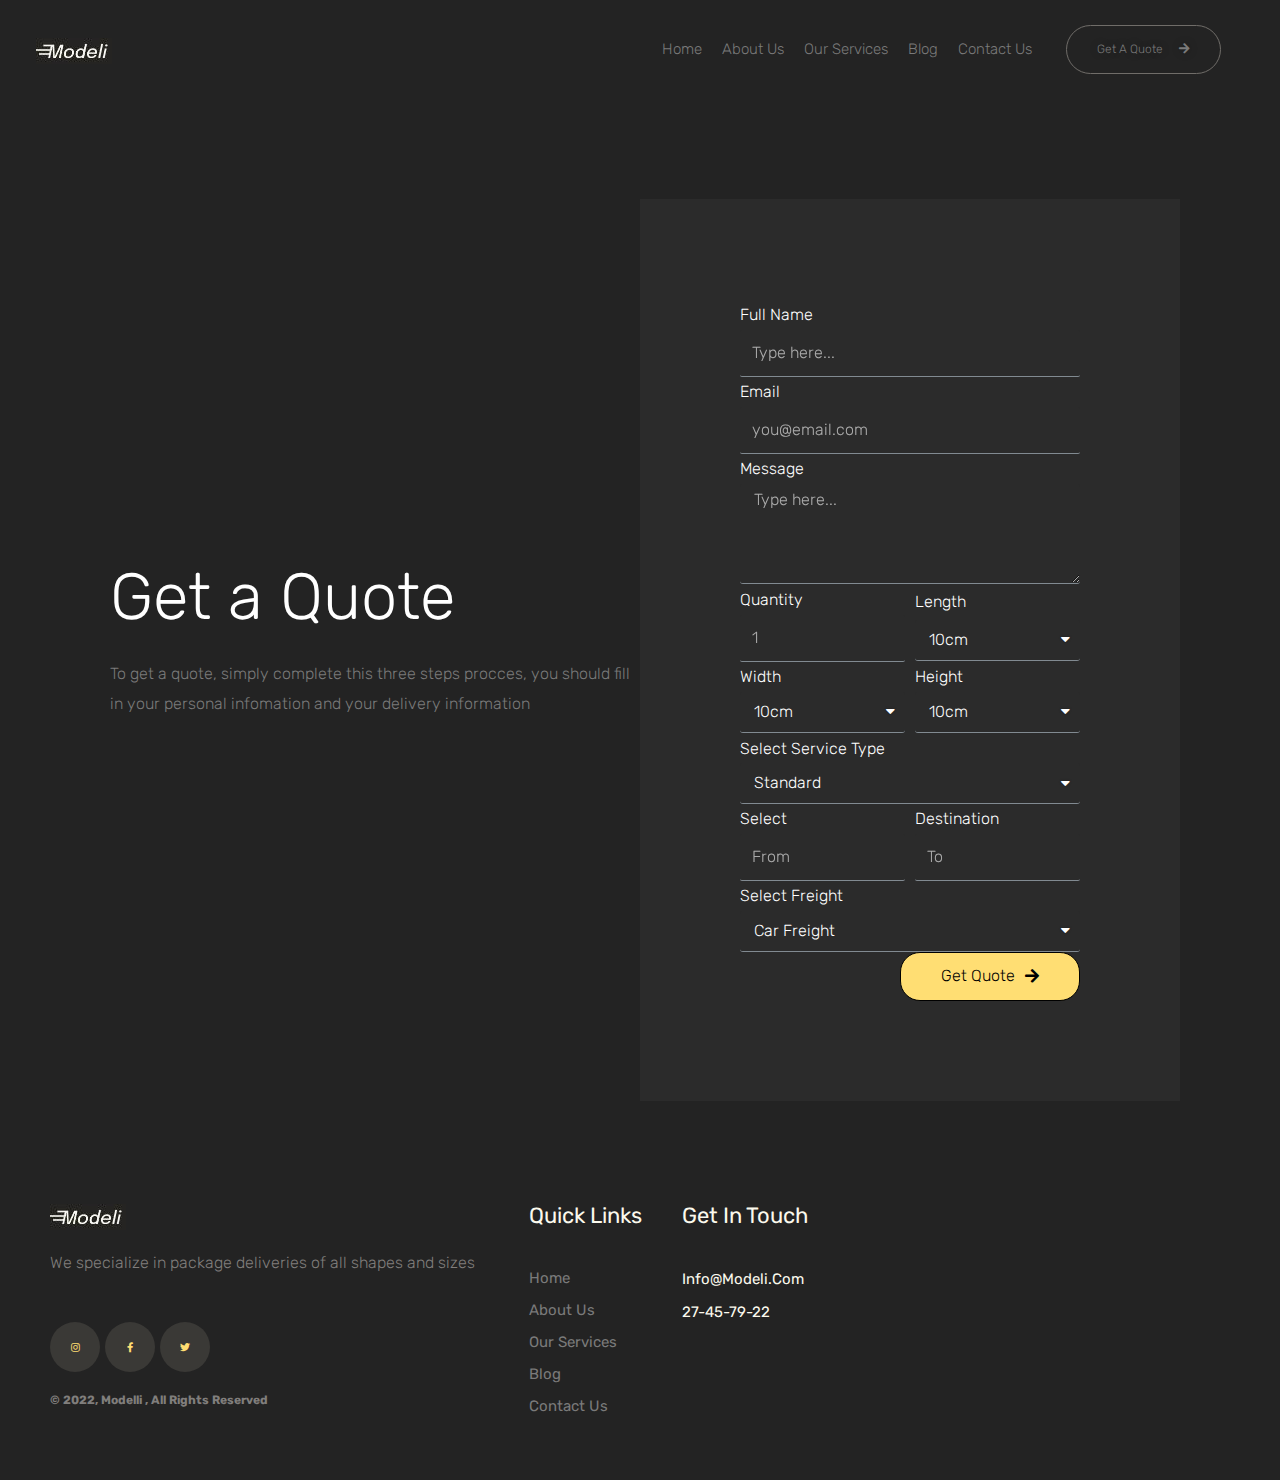
<file: quote/index.html>
<!DOCTYPE html>
<html lang="en-US">
<head>
<meta charset="UTF-8">
<meta name="viewport" content="width=device-width, initial-scale=1">
<link rel="profile" href="https://gmpg.org/xfn/11">

<title>Quote &#8211; Speed Test</title>
<meta name="robots" content="max-image-preview:large">
<link rel="dns-prefetch" href="//s.w.org">
<link rel="alternate" type="application/rss+xml" title="Speed Test &raquo; Feed" href="https://sakisaksak.github.io/speedtest/feed/">
<link rel="alternate" type="application/rss+xml" title="Speed Test &raquo; Comments Feed" href="https://sakisaksak.github.io/speedtest/comments/feed/">
<script>
window._wpemojiSettings = {"baseUrl":"https:\/\/s.w.org\/images\/core\/emoji\/14.0.0\/72x72\/","ext":".png","svgUrl":"https:\/\/s.w.org\/images\/core\/emoji\/14.0.0\/svg\/","svgExt":".svg","source":{"concatemoji":"https:\/\/sakisaksak.github.io\/speedtest\/wp-includes\/js\/wp-emoji-release.min.js?ver=6.0.1"}};
/*! This file is auto-generated */
!function(e,a,t){var n,r,o,i=a.createElement("canvas"),p=i.getContext&&i.getContext("2d");function s(e,t){var a=String.fromCharCode,e=(p.clearRect(0,0,i.width,i.height),p.fillText(a.apply(this,e),0,0),i.toDataURL());return p.clearRect(0,0,i.width,i.height),p.fillText(a.apply(this,t),0,0),e===i.toDataURL()}function c(e){var t=a.createElement("script");t.src=e,t.defer=t.type="text/javascript",a.getElementsByTagName("head")[0].appendChild(t)}for(o=Array("flag","emoji"),t.supports={everything:!0,everythingExceptFlag:!0},r=0;r<o.length;r++)t.supports[o[r]]=function(e){if(!p||!p.fillText)return!1;switch(p.textBaseline="top",p.font="600 32px Arial",e){case"flag":return s([127987,65039,8205,9895,65039],[127987,65039,8203,9895,65039])?!1:!s([55356,56826,55356,56819],[55356,56826,8203,55356,56819])&&!s([55356,57332,56128,56423,56128,56418,56128,56421,56128,56430,56128,56423,56128,56447],[55356,57332,8203,56128,56423,8203,56128,56418,8203,56128,56421,8203,56128,56430,8203,56128,56423,8203,56128,56447]);case"emoji":return!s([129777,127995,8205,129778,127999],[129777,127995,8203,129778,127999])}return!1}(o[r]),t.supports.everything=t.supports.everything&&t.supports[o[r]],"flag"!==o[r]&&(t.supports.everythingExceptFlag=t.supports.everythingExceptFlag&&t.supports[o[r]]);t.supports.everythingExceptFlag=t.supports.everythingExceptFlag&&!t.supports.flag,t.DOMReady=!1,t.readyCallback=function(){t.DOMReady=!0},t.supports.everything||(n=function(){t.readyCallback()},a.addEventListener?(a.addEventListener("DOMContentLoaded",n,!1),e.addEventListener("load",n,!1)):(e.attachEvent("onload",n),a.attachEvent("onreadystatechange",function(){"complete"===a.readyState&&t.readyCallback()})),(e=t.source||{}).concatemoji?c(e.concatemoji):e.wpemoji&&e.twemoji&&(c(e.twemoji),c(e.wpemoji)))}(window,document,window._wpemojiSettings);
</script>
<style>img.wp-smiley,
img.emoji {
	display: inline !important;
	border: none !important;
	box-shadow: none !important;
	height: 1em !important;
	width: 1em !important;
	margin: 0 0.07em !important;
	vertical-align: -0.1em !important;
	background: none !important;
	padding: 0 !important;
}</style>
	<link rel="stylesheet" id="astra-theme-css-css" href="https://sakisaksak.github.io/speedtest/wp-content/themes/astra/assets/css/minified/main.min.css?ver=3.7.9" media="all">
<style id="astra-theme-css-inline-css">html{font-size:93.75%;}a,.page-title{color:var(--ast-global-color-0);}a:hover,a:focus{color:var(--ast-global-color-1);}body,button,input,select,textarea,.ast-button,.ast-custom-button{font-family:-apple-system,BlinkMacSystemFont,Segoe UI,Roboto,Oxygen-Sans,Ubuntu,Cantarell,Helvetica Neue,sans-serif;font-weight:inherit;font-size:15px;font-size:1rem;}blockquote{color:var(--ast-global-color-3);}.site-title{font-size:35px;font-size:2.3333333333333rem;display:block;}.ast-archive-description .ast-archive-title{font-size:40px;font-size:2.6666666666667rem;}.site-header .site-description{font-size:15px;font-size:1rem;display:none;}.entry-title{font-size:30px;font-size:2rem;}h1,.entry-content h1{font-size:40px;font-size:2.6666666666667rem;}h2,.entry-content h2{font-size:30px;font-size:2rem;}h3,.entry-content h3{font-size:25px;font-size:1.6666666666667rem;}h4,.entry-content h4{font-size:20px;font-size:1.3333333333333rem;}h5,.entry-content h5{font-size:18px;font-size:1.2rem;}h6,.entry-content h6{font-size:15px;font-size:1rem;}.ast-single-post .entry-title,.page-title{font-size:30px;font-size:2rem;}::selection{background-color:var(--ast-global-color-0);color:#ffffff;}body,h1,.entry-title a,.entry-content h1,h2,.entry-content h2,h3,.entry-content h3,h4,.entry-content h4,h5,.entry-content h5,h6,.entry-content h6{color:var(--ast-global-color-3);}.tagcloud a:hover,.tagcloud a:focus,.tagcloud a.current-item{color:#ffffff;border-color:var(--ast-global-color-0);background-color:var(--ast-global-color-0);}input:focus,input[type="text"]:focus,input[type="email"]:focus,input[type="url"]:focus,input[type="password"]:focus,input[type="reset"]:focus,input[type="search"]:focus,textarea:focus{border-color:var(--ast-global-color-0);}input[type="radio"]:checked,input[type=reset],input[type="checkbox"]:checked,input[type="checkbox"]:hover:checked,input[type="checkbox"]:focus:checked,input[type=range]::-webkit-slider-thumb{border-color:var(--ast-global-color-0);background-color:var(--ast-global-color-0);box-shadow:none;}.site-footer a:hover + .post-count,.site-footer a:focus + .post-count{background:var(--ast-global-color-0);border-color:var(--ast-global-color-0);}.single .nav-links .nav-previous,.single .nav-links .nav-next{color:var(--ast-global-color-0);}.entry-meta,.entry-meta *{line-height:1.45;color:var(--ast-global-color-0);}.entry-meta a:hover,.entry-meta a:hover *,.entry-meta a:focus,.entry-meta a:focus *,.page-links > .page-link,.page-links .page-link:hover,.post-navigation a:hover{color:var(--ast-global-color-1);}#cat option,.secondary .calendar_wrap thead a,.secondary .calendar_wrap thead a:visited{color:var(--ast-global-color-0);}.secondary .calendar_wrap #today,.ast-progress-val span{background:var(--ast-global-color-0);}.secondary a:hover + .post-count,.secondary a:focus + .post-count{background:var(--ast-global-color-0);border-color:var(--ast-global-color-0);}.calendar_wrap #today > a{color:#ffffff;}.page-links .page-link,.single .post-navigation a{color:var(--ast-global-color-0);}.ast-archive-title{color:var(--ast-global-color-2);}.widget-title{font-size:21px;font-size:1.4rem;color:var(--ast-global-color-2);}.ast-single-post .entry-content a,.ast-comment-content a:not(.ast-comment-edit-reply-wrap a){text-decoration:underline;}.ast-single-post .wp-block-button .wp-block-button__link,.ast-single-post .elementor-button-wrapper .elementor-button,.ast-single-post .entry-content .uagb-tab a,.ast-single-post .entry-content .uagb-ifb-cta a,.ast-single-post .entry-content .wp-block-uagb-buttons a,.ast-single-post .entry-content .uabb-module-content a,.ast-single-post .entry-content .uagb-post-grid a,.ast-single-post .entry-content .uagb-timeline a,.ast-single-post .entry-content .uagb-toc__wrap a,.ast-single-post .entry-content .uagb-taxomony-box a,.ast-single-post .entry-content .woocommerce a{text-decoration:none;}.ast-logo-title-inline .site-logo-img{padding-right:1em;}.site-logo-img img{ transition:all 0.2s linear;}.ast-page-builder-template .hentry {margin: 0;}.ast-page-builder-template .site-content > .ast-container {max-width: 100%;padding: 0;}.ast-page-builder-template .site-content #primary {padding: 0;margin: 0;}.ast-page-builder-template .no-results {text-align: center;margin: 4em auto;}.ast-page-builder-template .ast-pagination {padding: 2em;}.ast-page-builder-template .entry-header.ast-no-title.ast-no-thumbnail {margin-top: 0;}.ast-page-builder-template .entry-header.ast-header-without-markup {margin-top: 0;margin-bottom: 0;}.ast-page-builder-template .entry-header.ast-no-title.ast-no-meta {margin-bottom: 0;}.ast-page-builder-template.single .post-navigation {padding-bottom: 2em;}.ast-page-builder-template.single-post .site-content > .ast-container {max-width: 100%;}.ast-page-builder-template .entry-header {margin-top: 4em;margin-left: auto;margin-right: auto;padding-left: 20px;padding-right: 20px;}.ast-page-builder-template .ast-archive-description {margin-top: 4em;margin-left: auto;margin-right: auto;padding-left: 20px;padding-right: 20px;}.single.ast-page-builder-template .entry-header {padding-left: 20px;padding-right: 20px;}@media (max-width:921px){#ast-desktop-header{display:none;}}@media (min-width:921px){#ast-mobile-header{display:none;}}.wp-block-buttons.aligncenter{justify-content:center;}@media (min-width:1200px){.wp-block-group .has-background{padding:20px;}}@media (min-width:1200px){.wp-block-cover-image.alignwide .wp-block-cover__inner-container,.wp-block-cover.alignwide .wp-block-cover__inner-container,.wp-block-cover-image.alignfull .wp-block-cover__inner-container,.wp-block-cover.alignfull .wp-block-cover__inner-container{width:100%;}}.ast-plain-container.ast-no-sidebar #primary{margin-top:0;margin-bottom:0;}@media (max-width:921px){.ast-theme-transparent-header #primary,.ast-theme-transparent-header #secondary{padding:0;}}.wp-block-columns{margin-bottom:unset;}.wp-block-image.size-full{margin:2rem 0;}.wp-block-separator.has-background{padding:0;}.wp-block-gallery{margin-bottom:1.6em;}.wp-block-group{padding-top:4em;padding-bottom:4em;}.wp-block-group__inner-container .wp-block-columns:last-child,.wp-block-group__inner-container :last-child,.wp-block-table table{margin-bottom:0;}.blocks-gallery-grid{width:100%;}.wp-block-navigation-link__content{padding:5px 0;}.wp-block-group .wp-block-group .has-text-align-center,.wp-block-group .wp-block-column .has-text-align-center{max-width:100%;}.has-text-align-center{margin:0 auto;}@media (max-width:1200px){.wp-block-group{padding:3em;}.wp-block-group .wp-block-group{padding:1.5em;}.wp-block-columns,.wp-block-column{margin:1rem 0;}}@media (min-width:921px){.wp-block-columns .wp-block-group{padding:2em;}}@media (max-width:544px){.wp-block-cover-image .wp-block-cover__inner-container,.wp-block-cover .wp-block-cover__inner-container{width:unset;}.wp-block-cover,.wp-block-cover-image{padding:2em 0;}.wp-block-group,.wp-block-cover{padding:2em;}.wp-block-media-text__media img,.wp-block-media-text__media video{width:unset;max-width:100%;}.wp-block-media-text.has-background .wp-block-media-text__content{padding:1em;}}@media (max-width:921px){.ast-plain-container.ast-no-sidebar #primary{padding:0;}}@media (min-width:544px){.entry-content .wp-block-media-text.has-media-on-the-right .wp-block-media-text__content{padding:0 8% 0 0;}.entry-content .wp-block-media-text .wp-block-media-text__content{padding:0 0 0 8%;}.ast-plain-container .site-content .entry-content .has-custom-content-position.is-position-bottom-left > *,.ast-plain-container .site-content .entry-content .has-custom-content-position.is-position-bottom-right > *,.ast-plain-container .site-content .entry-content .has-custom-content-position.is-position-top-left > *,.ast-plain-container .site-content .entry-content .has-custom-content-position.is-position-top-right > *,.ast-plain-container .site-content .entry-content .has-custom-content-position.is-position-center-right > *,.ast-plain-container .site-content .entry-content .has-custom-content-position.is-position-center-left > *{margin:0;}}@media (max-width:544px){.entry-content .wp-block-media-text .wp-block-media-text__content{padding:8% 0;}.wp-block-media-text .wp-block-media-text__media img{width:auto;max-width:100%;}}.wp-block-button.is-style-outline .wp-block-button__link{border-color:var(--ast-global-color-0);}.wp-block-button.is-style-outline > .wp-block-button__link:not(.has-text-color),.wp-block-button.wp-block-button__link.is-style-outline:not(.has-text-color){color:var(--ast-global-color-0);}.wp-block-button.is-style-outline .wp-block-button__link:hover,.wp-block-button.is-style-outline .wp-block-button__link:focus{color:#ffffff !important;background-color:var(--ast-global-color-1);border-color:var(--ast-global-color-1);}.post-page-numbers.current .page-link,.ast-pagination .page-numbers.current{color:#ffffff;border-color:var(--ast-global-color-0);background-color:var(--ast-global-color-0);border-radius:2px;}@media (min-width:544px){.entry-content > .alignleft{margin-right:20px;}.entry-content > .alignright{margin-left:20px;}}h1.widget-title{font-weight:inherit;}h2.widget-title{font-weight:inherit;}h3.widget-title{font-weight:inherit;}@media (max-width:921px){.ast-separate-container .ast-article-post,.ast-separate-container .ast-article-single{padding:1.5em 2.14em;}.ast-separate-container #primary,.ast-separate-container #secondary{padding:1.5em 0;}#primary,#secondary{padding:1.5em 0;margin:0;}.ast-left-sidebar #content > .ast-container{display:flex;flex-direction:column-reverse;width:100%;}.ast-author-box img.avatar{margin:20px 0 0 0;}}@media (min-width:922px){.ast-separate-container.ast-right-sidebar #primary,.ast-separate-container.ast-left-sidebar #primary{border:0;}.search-no-results.ast-separate-container #primary{margin-bottom:4em;}}.wp-block-button .wp-block-button__link{color:#ffffff;}.wp-block-button .wp-block-button__link:hover,.wp-block-button .wp-block-button__link:focus{color:#ffffff;background-color:var(--ast-global-color-1);border-color:var(--ast-global-color-1);}.wp-block-button .wp-block-button__link{border-style:solid;border-color:var(--ast-global-color-0);background-color:var(--ast-global-color-0);color:#ffffff;font-family:inherit;font-weight:inherit;line-height:1;border-radius:2px;}.wp-block-buttons .wp-block-button .wp-block-button__link{padding-top:15px;padding-right:30px;padding-bottom:15px;padding-left:30px;}@media (max-width:921px){.wp-block-button .wp-block-button__link{padding-top:14px;padding-right:28px;padding-bottom:14px;padding-left:28px;}}@media (max-width:544px){.wp-block-button .wp-block-button__link{padding-top:12px;padding-right:24px;padding-bottom:12px;padding-left:24px;}}.menu-toggle,button,.ast-button,.ast-custom-button,.button,input#submit,input[type="button"],input[type="submit"],input[type="reset"],form[CLASS*="wp-block-search__"].wp-block-search .wp-block-search__inside-wrapper .wp-block-search__button,body .wp-block-file .wp-block-file__button{border-style:solid;border-top-width:0;border-right-width:0;border-left-width:0;border-bottom-width:0;color:#ffffff;border-color:var(--ast-global-color-0);background-color:var(--ast-global-color-0);border-radius:2px;padding-top:15px;padding-right:30px;padding-bottom:15px;padding-left:30px;font-family:inherit;font-weight:inherit;line-height:1;}button:focus,.menu-toggle:hover,button:hover,.ast-button:hover,.ast-custom-button:hover .button:hover,.ast-custom-button:hover ,input[type=reset]:hover,input[type=reset]:focus,input#submit:hover,input#submit:focus,input[type="button"]:hover,input[type="button"]:focus,input[type="submit"]:hover,input[type="submit"]:focus,form[CLASS*="wp-block-search__"].wp-block-search .wp-block-search__inside-wrapper .wp-block-search__button:hover,form[CLASS*="wp-block-search__"].wp-block-search .wp-block-search__inside-wrapper .wp-block-search__button:focus,body .wp-block-file .wp-block-file__button:hover,body .wp-block-file .wp-block-file__button:focus{color:#ffffff;background-color:var(--ast-global-color-1);border-color:var(--ast-global-color-1);}@media (min-width:544px){.ast-container{max-width:100%;}}@media (max-width:544px){.ast-separate-container .ast-article-post,.ast-separate-container .ast-article-single,.ast-separate-container .comments-title,.ast-separate-container .ast-archive-description{padding:1.5em 1em;}.ast-separate-container #content .ast-container{padding-left:0.54em;padding-right:0.54em;}.ast-separate-container .ast-comment-list li.depth-1{padding:1.5em 1em;margin-bottom:1.5em;}.ast-separate-container .ast-comment-list .bypostauthor{padding:.5em;}.ast-search-menu-icon.ast-dropdown-active .search-field{width:170px;}.menu-toggle,button,.ast-button,.button,input#submit,input[type="button"],input[type="submit"],input[type="reset"]{padding-top:12px;padding-right:24px;padding-bottom:12px;padding-left:24px;}}@media (max-width:921px){.menu-toggle,button,.ast-button,.button,input#submit,input[type="button"],input[type="submit"],input[type="reset"]{padding-top:14px;padding-right:28px;padding-bottom:14px;padding-left:28px;}.ast-mobile-header-stack .main-header-bar .ast-search-menu-icon{display:inline-block;}.ast-header-break-point.ast-header-custom-item-outside .ast-mobile-header-stack .main-header-bar .ast-search-icon{margin:0;}.ast-comment-avatar-wrap img{max-width:2.5em;}.ast-separate-container .ast-comment-list li.depth-1{padding:1.5em 2.14em;}.ast-separate-container .comment-respond{padding:2em 2.14em;}.ast-comment-meta{padding:0 1.8888em 1.3333em;}}.entry-content > .wp-block-group,.entry-content > .wp-block-media-text,.entry-content > .wp-block-cover,.entry-content > .wp-block-columns{max-width:58em;width:calc(100% - 4em);margin-left:auto;margin-right:auto;}.entry-content [class*="__inner-container"] > .alignfull{max-width:100%;margin-left:0;margin-right:0;}.entry-content [class*="__inner-container"] > *:not(.alignwide):not(.alignfull):not(.alignleft):not(.alignright){margin-left:auto;margin-right:auto;}.entry-content [class*="__inner-container"] > *:not(.alignwide):not(p):not(.alignfull):not(.alignleft):not(.alignright):not(.is-style-wide):not(iframe){max-width:50rem;width:100%;}@media (min-width:921px){.entry-content > .wp-block-group.alignwide.has-background,.entry-content > .wp-block-group.alignfull.has-background,.entry-content > .wp-block-cover.alignwide,.entry-content > .wp-block-cover.alignfull,.entry-content > .wp-block-columns.has-background.alignwide,.entry-content > .wp-block-columns.has-background.alignfull{margin-top:0;margin-bottom:0;padding:6em 4em;}.entry-content > .wp-block-columns.has-background{margin-bottom:0;}}@media (min-width:1200px){.entry-content .alignfull p{max-width:1200px;}.entry-content .alignfull{max-width:100%;width:100%;}.ast-page-builder-template .entry-content .alignwide,.entry-content [class*="__inner-container"] > .alignwide{max-width:1200px;margin-left:0;margin-right:0;}.entry-content .alignfull [class*="__inner-container"] > .alignwide{max-width:80rem;}}@media (min-width:545px){.site-main .entry-content > .alignwide{margin:0 auto;}.wp-block-group.has-background,.entry-content > .wp-block-cover,.entry-content > .wp-block-columns.has-background{padding:4em;margin-top:0;margin-bottom:0;}.entry-content .wp-block-media-text.alignfull .wp-block-media-text__content,.entry-content .wp-block-media-text.has-background .wp-block-media-text__content{padding:0 8%;}}@media (max-width:921px){.site-title{display:block;}.ast-archive-description .ast-archive-title{font-size:40px;}.site-header .site-description{display:none;}.entry-title{font-size:30px;}h1,.entry-content h1{font-size:30px;}h2,.entry-content h2{font-size:25px;}h3,.entry-content h3{font-size:20px;}.ast-single-post .entry-title,.page-title{font-size:30px;}}@media (max-width:544px){.site-title{display:block;}.ast-archive-description .ast-archive-title{font-size:40px;}.site-header .site-description{display:none;}.entry-title{font-size:30px;}h1,.entry-content h1{font-size:30px;}h2,.entry-content h2{font-size:25px;}h3,.entry-content h3{font-size:20px;}.ast-single-post .entry-title,.page-title{font-size:30px;}}@media (max-width:921px){html{font-size:85.5%;}}@media (max-width:544px){html{font-size:85.5%;}}@media (min-width:922px){.ast-container{max-width:1240px;}}@media (min-width:922px){.site-content .ast-container{display:flex;}}@media (max-width:921px){.site-content .ast-container{flex-direction:column;}}@media (min-width:922px){.main-header-menu .sub-menu .menu-item.ast-left-align-sub-menu:hover > .sub-menu,.main-header-menu .sub-menu .menu-item.ast-left-align-sub-menu.focus > .sub-menu{margin-left:-0px;}}.wp-block-search {margin-bottom: 20px;}.wp-block-site-tagline {margin-top: 20px;}form.wp-block-search .wp-block-search__input,.wp-block-search.wp-block-search__button-inside .wp-block-search__inside-wrapper,.wp-block-search.wp-block-search__button-inside .wp-block-search__inside-wrapper {border-color: #eaeaea;background: #fafafa;}.wp-block-search.wp-block-search__button-inside .wp-block-search__inside-wrapper .wp-block-search__input:focus,.wp-block-loginout input:focus {outline: thin dotted;}.wp-block-loginout input:focus {border-color: transparent;} form.wp-block-search .wp-block-search__inside-wrapper .wp-block-search__input {padding: 12px;}form.wp-block-search .wp-block-search__button svg {fill: currentColor;width: 20px;height: 20px;}.wp-block-loginout p label {display: block;}.wp-block-loginout p:not(.login-remember):not(.login-submit) input {width: 100%;}.wp-block-loginout .login-remember input {width: 1.1rem;height: 1.1rem;margin: 0 5px 4px 0;vertical-align: middle;}body .wp-block-file .wp-block-file__button {text-decoration: none;}blockquote {padding: 0 1.2em 1.2em;}.wp-block-file {display: flex;align-items: center;flex-wrap: wrap;justify-content: space-between;}.wp-block-pullquote {border: none;}.wp-block-pullquote blockquote::before {content: "\201D";font-family: "Helvetica",sans-serif;display: flex;transform: rotate( 180deg );font-size: 6rem;font-style: normal;line-height: 1;font-weight: bold;align-items: center;justify-content: center;}figure.wp-block-pullquote.is-style-solid-color blockquote {max-width: 100%;text-align: inherit;}ul.wp-block-categories-list.wp-block-categories,ul.wp-block-archives-list.wp-block-archives {list-style-type: none;}.wp-block-button__link {border: 2px solid currentColor;}ul,ol {margin-left: 20px;}figure.alignright figcaption {text-align: right;}:root .has-ast-global-color-0-color{color:var(--ast-global-color-0);}:root .has-ast-global-color-0-background-color{background-color:var(--ast-global-color-0);}:root .wp-block-button .has-ast-global-color-0-color{color:var(--ast-global-color-0);}:root .wp-block-button .has-ast-global-color-0-background-color{background-color:var(--ast-global-color-0);}:root .has-ast-global-color-1-color{color:var(--ast-global-color-1);}:root .has-ast-global-color-1-background-color{background-color:var(--ast-global-color-1);}:root .wp-block-button .has-ast-global-color-1-color{color:var(--ast-global-color-1);}:root .wp-block-button .has-ast-global-color-1-background-color{background-color:var(--ast-global-color-1);}:root .has-ast-global-color-2-color{color:var(--ast-global-color-2);}:root .has-ast-global-color-2-background-color{background-color:var(--ast-global-color-2);}:root .wp-block-button .has-ast-global-color-2-color{color:var(--ast-global-color-2);}:root .wp-block-button .has-ast-global-color-2-background-color{background-color:var(--ast-global-color-2);}:root .has-ast-global-color-3-color{color:var(--ast-global-color-3);}:root .has-ast-global-color-3-background-color{background-color:var(--ast-global-color-3);}:root .wp-block-button .has-ast-global-color-3-color{color:var(--ast-global-color-3);}:root .wp-block-button .has-ast-global-color-3-background-color{background-color:var(--ast-global-color-3);}:root .has-ast-global-color-4-color{color:var(--ast-global-color-4);}:root .has-ast-global-color-4-background-color{background-color:var(--ast-global-color-4);}:root .wp-block-button .has-ast-global-color-4-color{color:var(--ast-global-color-4);}:root .wp-block-button .has-ast-global-color-4-background-color{background-color:var(--ast-global-color-4);}:root .has-ast-global-color-5-color{color:var(--ast-global-color-5);}:root .has-ast-global-color-5-background-color{background-color:var(--ast-global-color-5);}:root .wp-block-button .has-ast-global-color-5-color{color:var(--ast-global-color-5);}:root .wp-block-button .has-ast-global-color-5-background-color{background-color:var(--ast-global-color-5);}:root .has-ast-global-color-6-color{color:var(--ast-global-color-6);}:root .has-ast-global-color-6-background-color{background-color:var(--ast-global-color-6);}:root .wp-block-button .has-ast-global-color-6-color{color:var(--ast-global-color-6);}:root .wp-block-button .has-ast-global-color-6-background-color{background-color:var(--ast-global-color-6);}:root .has-ast-global-color-7-color{color:var(--ast-global-color-7);}:root .has-ast-global-color-7-background-color{background-color:var(--ast-global-color-7);}:root .wp-block-button .has-ast-global-color-7-color{color:var(--ast-global-color-7);}:root .wp-block-button .has-ast-global-color-7-background-color{background-color:var(--ast-global-color-7);}:root .has-ast-global-color-8-color{color:var(--ast-global-color-8);}:root .has-ast-global-color-8-background-color{background-color:var(--ast-global-color-8);}:root .wp-block-button .has-ast-global-color-8-color{color:var(--ast-global-color-8);}:root .wp-block-button .has-ast-global-color-8-background-color{background-color:var(--ast-global-color-8);}:root{--ast-global-color-0:#0170B9;--ast-global-color-1:#3a3a3a;--ast-global-color-2:#3a3a3a;--ast-global-color-3:#4B4F58;--ast-global-color-4:#F5F5F5;--ast-global-color-5:#FFFFFF;--ast-global-color-6:#F2F5F7;--ast-global-color-7:#424242;--ast-global-color-8:#000000;}.ast-breadcrumbs .trail-browse,.ast-breadcrumbs .trail-items,.ast-breadcrumbs .trail-items li{display:inline-block;margin:0;padding:0;border:none;background:inherit;text-indent:0;}.ast-breadcrumbs .trail-browse{font-size:inherit;font-style:inherit;font-weight:inherit;color:inherit;}.ast-breadcrumbs .trail-items{list-style:none;}.trail-items li::after{padding:0 0.3em;content:"\00bb";}.trail-items li:last-of-type::after{display:none;}h1,.entry-content h1,h2,.entry-content h2,h3,.entry-content h3,h4,.entry-content h4,h5,.entry-content h5,h6,.entry-content h6{color:var(--ast-global-color-2);}.entry-title a{color:var(--ast-global-color-2);}@media (max-width:921px){.ast-builder-grid-row-container.ast-builder-grid-row-tablet-3-firstrow .ast-builder-grid-row > *:first-child,.ast-builder-grid-row-container.ast-builder-grid-row-tablet-3-lastrow .ast-builder-grid-row > *:last-child{grid-column:1 / -1;}}@media (max-width:544px){.ast-builder-grid-row-container.ast-builder-grid-row-mobile-3-firstrow .ast-builder-grid-row > *:first-child,.ast-builder-grid-row-container.ast-builder-grid-row-mobile-3-lastrow .ast-builder-grid-row > *:last-child{grid-column:1 / -1;}}.ast-builder-layout-element[data-section="title_tagline"]{display:flex;}@media (max-width:921px){.ast-header-break-point .ast-builder-layout-element[data-section="title_tagline"]{display:flex;}}@media (max-width:544px){.ast-header-break-point .ast-builder-layout-element[data-section="title_tagline"]{display:flex;}}.ast-builder-menu-1{font-family:inherit;font-weight:inherit;}.ast-builder-menu-1 .sub-menu,.ast-builder-menu-1 .inline-on-mobile .sub-menu{border-top-width:2px;border-bottom-width:0px;border-right-width:0px;border-left-width:0px;border-color:var(--ast-global-color-0);border-style:solid;border-radius:0px;}.ast-builder-menu-1 .main-header-menu > .menu-item > .sub-menu,.ast-builder-menu-1 .main-header-menu > .menu-item > .astra-full-megamenu-wrapper{margin-top:0px;}.ast-desktop .ast-builder-menu-1 .main-header-menu > .menu-item > .sub-menu:before,.ast-desktop .ast-builder-menu-1 .main-header-menu > .menu-item > .astra-full-megamenu-wrapper:before{height:calc( 0px + 5px );}.ast-desktop .ast-builder-menu-1 .menu-item .sub-menu .menu-link{border-style:none;}@media (max-width:921px){.ast-header-break-point .ast-builder-menu-1 .menu-item.menu-item-has-children > .ast-menu-toggle{top:0;}.ast-builder-menu-1 .menu-item-has-children > .menu-link:after{content:unset;}}@media (max-width:544px){.ast-header-break-point .ast-builder-menu-1 .menu-item.menu-item-has-children > .ast-menu-toggle{top:0;}}.ast-builder-menu-1{display:flex;}@media (max-width:921px){.ast-header-break-point .ast-builder-menu-1{display:flex;}}@media (max-width:544px){.ast-header-break-point .ast-builder-menu-1{display:flex;}}.site-below-footer-wrap{padding-top:20px;padding-bottom:20px;}.site-below-footer-wrap[data-section="section-below-footer-builder"]{background-color:#eeeeee;;min-height:80px;}.site-below-footer-wrap[data-section="section-below-footer-builder"] .ast-builder-grid-row{max-width:1200px;margin-left:auto;margin-right:auto;}.site-below-footer-wrap[data-section="section-below-footer-builder"] .ast-builder-grid-row,.site-below-footer-wrap[data-section="section-below-footer-builder"] .site-footer-section{align-items:flex-start;}.site-below-footer-wrap[data-section="section-below-footer-builder"].ast-footer-row-inline .site-footer-section{display:flex;margin-bottom:0;}.ast-builder-grid-row-full .ast-builder-grid-row{grid-template-columns:1fr;}@media (max-width:921px){.site-below-footer-wrap[data-section="section-below-footer-builder"].ast-footer-row-tablet-inline .site-footer-section{display:flex;margin-bottom:0;}.site-below-footer-wrap[data-section="section-below-footer-builder"].ast-footer-row-tablet-stack .site-footer-section{display:block;margin-bottom:10px;}.ast-builder-grid-row-container.ast-builder-grid-row-tablet-full .ast-builder-grid-row{grid-template-columns:1fr;}}@media (max-width:544px){.site-below-footer-wrap[data-section="section-below-footer-builder"].ast-footer-row-mobile-inline .site-footer-section{display:flex;margin-bottom:0;}.site-below-footer-wrap[data-section="section-below-footer-builder"].ast-footer-row-mobile-stack .site-footer-section{display:block;margin-bottom:10px;}.ast-builder-grid-row-container.ast-builder-grid-row-mobile-full .ast-builder-grid-row{grid-template-columns:1fr;}}.site-below-footer-wrap[data-section="section-below-footer-builder"]{display:grid;}@media (max-width:921px){.ast-header-break-point .site-below-footer-wrap[data-section="section-below-footer-builder"]{display:grid;}}@media (max-width:544px){.ast-header-break-point .site-below-footer-wrap[data-section="section-below-footer-builder"]{display:grid;}}.ast-footer-copyright{text-align:center;}.ast-footer-copyright {color:var(--ast-global-color-3);}@media (max-width:921px){.ast-footer-copyright{text-align:center;}}@media (max-width:544px){.ast-footer-copyright{text-align:center;}}.ast-footer-copyright.ast-builder-layout-element{display:flex;}@media (max-width:921px){.ast-header-break-point .ast-footer-copyright.ast-builder-layout-element{display:flex;}}@media (max-width:544px){.ast-header-break-point .ast-footer-copyright.ast-builder-layout-element{display:flex;}}.elementor-widget-heading .elementor-heading-title{margin:0;}.elementor-post.elementor-grid-item.hentry{margin-bottom:0;}.woocommerce div.product .elementor-element.elementor-products-grid .related.products ul.products li.product,.elementor-element .elementor-wc-products .woocommerce[class*='columns-'] ul.products li.product{width:auto;margin:0;float:none;}.elementor-toc__list-wrapper{margin:0;}.ast-left-sidebar .elementor-section.elementor-section-stretched,.ast-right-sidebar .elementor-section.elementor-section-stretched{max-width:100%;left:0 !important;}.elementor-template-full-width .ast-container{display:block;}@media (max-width:544px){.elementor-element .elementor-wc-products .woocommerce[class*="columns-"] ul.products li.product{width:auto;margin:0;}.elementor-element .woocommerce .woocommerce-result-count{float:none;}}.ast-header-break-point .main-header-bar{border-bottom-width:1px;}@media (min-width:922px){.main-header-bar{border-bottom-width:1px;}}.main-header-menu .menu-item, #astra-footer-menu .menu-item, .main-header-bar .ast-masthead-custom-menu-items{-js-display:flex;display:flex;-webkit-box-pack:center;-webkit-justify-content:center;-moz-box-pack:center;-ms-flex-pack:center;justify-content:center;-webkit-box-orient:vertical;-webkit-box-direction:normal;-webkit-flex-direction:column;-moz-box-orient:vertical;-moz-box-direction:normal;-ms-flex-direction:column;flex-direction:column;}.main-header-menu > .menu-item > .menu-link, #astra-footer-menu > .menu-item > .menu-link{height:100%;-webkit-box-align:center;-webkit-align-items:center;-moz-box-align:center;-ms-flex-align:center;align-items:center;-js-display:flex;display:flex;}.ast-header-break-point .main-navigation ul .menu-item .menu-link .icon-arrow:first-of-type svg{top:.2em;margin-top:0px;margin-left:0px;width:.65em;transform:translate(0, -2px) rotateZ(270deg);}.ast-mobile-popup-content .ast-submenu-expanded > .ast-menu-toggle{transform:rotateX(180deg);}.ast-separate-container .blog-layout-1, .ast-separate-container .blog-layout-2, .ast-separate-container .blog-layout-3{background-color:transparent;background-image:none;}.ast-separate-container .ast-article-post{background-color:var(--ast-global-color-5);;}@media (max-width:921px){.ast-separate-container .ast-article-post{background-color:var(--ast-global-color-5);;}}@media (max-width:544px){.ast-separate-container .ast-article-post{background-color:var(--ast-global-color-5);;}}.ast-separate-container .ast-article-single:not(.ast-related-post), .ast-separate-container .comments-area .comment-respond,.ast-separate-container .comments-area .ast-comment-list li, .ast-separate-container .ast-woocommerce-container, .ast-separate-container .error-404, .ast-separate-container .no-results, .single.ast-separate-container .ast-author-meta, .ast-separate-container .related-posts-title-wrapper, .ast-separate-container.ast-two-container #secondary .widget,.ast-separate-container .comments-count-wrapper, .ast-box-layout.ast-plain-container .site-content,.ast-padded-layout.ast-plain-container .site-content, .ast-separate-container .comments-area .comments-title{background-color:var(--ast-global-color-5);;}@media (max-width:921px){.ast-separate-container .ast-article-single:not(.ast-related-post), .ast-separate-container .comments-area .comment-respond,.ast-separate-container .comments-area .ast-comment-list li, .ast-separate-container .ast-woocommerce-container, .ast-separate-container .error-404, .ast-separate-container .no-results, .single.ast-separate-container .ast-author-meta, .ast-separate-container .related-posts-title-wrapper, .ast-separate-container.ast-two-container #secondary .widget,.ast-separate-container .comments-count-wrapper, .ast-box-layout.ast-plain-container .site-content,.ast-padded-layout.ast-plain-container .site-content, .ast-separate-container .comments-area .comments-title{background-color:var(--ast-global-color-5);;}}@media (max-width:544px){.ast-separate-container .ast-article-single:not(.ast-related-post), .ast-separate-container .comments-area .comment-respond,.ast-separate-container .comments-area .ast-comment-list li, .ast-separate-container .ast-woocommerce-container, .ast-separate-container .error-404, .ast-separate-container .no-results, .single.ast-separate-container .ast-author-meta, .ast-separate-container .related-posts-title-wrapper, .ast-separate-container.ast-two-container #secondary .widget,.ast-separate-container .comments-count-wrapper, .ast-box-layout.ast-plain-container .site-content,.ast-padded-layout.ast-plain-container .site-content, .ast-separate-container .comments-area .comments-title{background-color:var(--ast-global-color-5);;}}.ast-plain-container, .ast-page-builder-template{background-color:var(--ast-global-color-5);;}@media (max-width:921px){.ast-plain-container, .ast-page-builder-template{background-color:var(--ast-global-color-5);;}}@media (max-width:544px){.ast-plain-container, .ast-page-builder-template{background-color:var(--ast-global-color-5);;}}.ast-mobile-header-content > *,.ast-desktop-header-content > * {padding: 10px 0;height: auto;}.ast-mobile-header-content > *:first-child,.ast-desktop-header-content > *:first-child {padding-top: 10px;}.ast-mobile-header-content > .ast-builder-menu,.ast-desktop-header-content > .ast-builder-menu {padding-top: 0;}.ast-mobile-header-content > *:last-child,.ast-desktop-header-content > *:last-child {padding-bottom: 0;}.ast-mobile-header-content .ast-search-menu-icon.ast-inline-search label,.ast-desktop-header-content .ast-search-menu-icon.ast-inline-search label {width: 100%;}.ast-desktop-header-content .main-header-bar-navigation .ast-submenu-expanded > .ast-menu-toggle::before {transform: rotateX(180deg);}#ast-desktop-header .ast-desktop-header-content,.ast-mobile-header-content .ast-search-icon,.ast-desktop-header-content .ast-search-icon,.ast-mobile-header-wrap .ast-mobile-header-content,.ast-main-header-nav-open.ast-popup-nav-open .ast-mobile-header-wrap .ast-mobile-header-content,.ast-main-header-nav-open.ast-popup-nav-open .ast-desktop-header-content {display: none;}.ast-main-header-nav-open.ast-header-break-point #ast-desktop-header .ast-desktop-header-content,.ast-main-header-nav-open.ast-header-break-point .ast-mobile-header-wrap .ast-mobile-header-content {display: block;}.ast-desktop .ast-desktop-header-content .astra-menu-animation-slide-up > .menu-item > .sub-menu,.ast-desktop .ast-desktop-header-content .astra-menu-animation-slide-up > .menu-item .menu-item > .sub-menu,.ast-desktop .ast-desktop-header-content .astra-menu-animation-slide-down > .menu-item > .sub-menu,.ast-desktop .ast-desktop-header-content .astra-menu-animation-slide-down > .menu-item .menu-item > .sub-menu,.ast-desktop .ast-desktop-header-content .astra-menu-animation-fade > .menu-item > .sub-menu,.ast-desktop .ast-desktop-header-content .astra-menu-animation-fade > .menu-item .menu-item > .sub-menu {opacity: 1;visibility: visible;}.ast-hfb-header.ast-default-menu-enable.ast-header-break-point .ast-mobile-header-wrap .ast-mobile-header-content .main-header-bar-navigation {width: unset;margin: unset;}.ast-mobile-header-content.content-align-flex-end .main-header-bar-navigation .menu-item-has-children > .ast-menu-toggle,.ast-desktop-header-content.content-align-flex-end .main-header-bar-navigation .menu-item-has-children > .ast-menu-toggle {left: calc( 20px - 0.907em);}.ast-mobile-header-content .ast-search-menu-icon,.ast-mobile-header-content .ast-search-menu-icon.slide-search,.ast-desktop-header-content .ast-search-menu-icon,.ast-desktop-header-content .ast-search-menu-icon.slide-search {width: 100%;position: relative;display: block;right: auto;transform: none;}.ast-mobile-header-content .ast-search-menu-icon.slide-search .search-form,.ast-mobile-header-content .ast-search-menu-icon .search-form,.ast-desktop-header-content .ast-search-menu-icon.slide-search .search-form,.ast-desktop-header-content .ast-search-menu-icon .search-form {right: 0;visibility: visible;opacity: 1;position: relative;top: auto;transform: none;padding: 0;display: block;overflow: hidden;}.ast-mobile-header-content .ast-search-menu-icon.ast-inline-search .search-field,.ast-mobile-header-content .ast-search-menu-icon .search-field,.ast-desktop-header-content .ast-search-menu-icon.ast-inline-search .search-field,.ast-desktop-header-content .ast-search-menu-icon .search-field {width: 100%;padding-right: 5.5em;}.ast-mobile-header-content .ast-search-menu-icon .search-submit,.ast-desktop-header-content .ast-search-menu-icon .search-submit {display: block;position: absolute;height: 100%;top: 0;right: 0;padding: 0 1em;border-radius: 0;}.ast-hfb-header.ast-default-menu-enable.ast-header-break-point .ast-mobile-header-wrap .ast-mobile-header-content .main-header-bar-navigation ul .sub-menu .menu-link {padding-left: 30px;}.ast-hfb-header.ast-default-menu-enable.ast-header-break-point .ast-mobile-header-wrap .ast-mobile-header-content .main-header-bar-navigation .sub-menu .menu-item .menu-item .menu-link {padding-left: 40px;}.ast-mobile-popup-drawer.active .ast-mobile-popup-inner{background-color:#ffffff;;}.ast-mobile-header-wrap .ast-mobile-header-content, .ast-desktop-header-content{background-color:#ffffff;;}.ast-mobile-popup-content > *, .ast-mobile-header-content > *, .ast-desktop-popup-content > *, .ast-desktop-header-content > *{padding-top:0px;padding-bottom:0px;}.content-align-flex-start .ast-builder-layout-element{justify-content:flex-start;}.content-align-flex-start .main-header-menu{text-align:left;}.ast-mobile-popup-drawer.active .menu-toggle-close{color:#3a3a3a;}.ast-mobile-header-wrap .ast-primary-header-bar,.ast-primary-header-bar .site-primary-header-wrap{min-height:70px;}.ast-desktop .ast-primary-header-bar .main-header-menu > .menu-item{line-height:70px;}@media (max-width:921px){#masthead .ast-mobile-header-wrap .ast-primary-header-bar,#masthead .ast-mobile-header-wrap .ast-below-header-bar{padding-left:20px;padding-right:20px;}}.ast-header-break-point .ast-primary-header-bar{border-bottom-width:1px;border-bottom-color:#eaeaea;border-bottom-style:solid;}@media (min-width:922px){.ast-primary-header-bar{border-bottom-width:1px;border-bottom-color:#eaeaea;border-bottom-style:solid;}}.ast-primary-header-bar{background-color:#ffffff;;}.ast-primary-header-bar{display:block;}@media (max-width:921px){.ast-header-break-point .ast-primary-header-bar{display:grid;}}@media (max-width:544px){.ast-header-break-point .ast-primary-header-bar{display:grid;}}[data-section="section-header-mobile-trigger"] .ast-button-wrap .ast-mobile-menu-trigger-minimal{color:var(--ast-global-color-0);border:none;background:transparent;}[data-section="section-header-mobile-trigger"] .ast-button-wrap .mobile-menu-toggle-icon .ast-mobile-svg{width:20px;height:20px;fill:var(--ast-global-color-0);}[data-section="section-header-mobile-trigger"] .ast-button-wrap .mobile-menu-wrap .mobile-menu{color:var(--ast-global-color-0);}.ast-builder-menu-mobile .main-navigation .menu-item > .menu-link{font-family:inherit;font-weight:inherit;}.ast-builder-menu-mobile .main-navigation .menu-item.menu-item-has-children > .ast-menu-toggle{top:0;}.ast-builder-menu-mobile .main-navigation .menu-item-has-children > .menu-link:after{content:unset;}.ast-hfb-header .ast-builder-menu-mobile .main-header-menu, .ast-hfb-header .ast-builder-menu-mobile .main-navigation .menu-item .menu-link, .ast-hfb-header .ast-builder-menu-mobile .main-navigation .menu-item .sub-menu .menu-link{border-style:none;}.ast-builder-menu-mobile .main-navigation .menu-item.menu-item-has-children > .ast-menu-toggle{top:0;}@media (max-width:921px){.ast-builder-menu-mobile .main-navigation .menu-item.menu-item-has-children > .ast-menu-toggle{top:0;}.ast-builder-menu-mobile .main-navigation .menu-item-has-children > .menu-link:after{content:unset;}}@media (max-width:544px){.ast-builder-menu-mobile .main-navigation .menu-item.menu-item-has-children > .ast-menu-toggle{top:0;}}.ast-builder-menu-mobile .main-navigation{display:block;}@media (max-width:921px){.ast-header-break-point .ast-builder-menu-mobile .main-navigation{display:block;}}@media (max-width:544px){.ast-header-break-point .ast-builder-menu-mobile .main-navigation{display:block;}}:root{--e-global-color-astglobalcolor0:#0170B9;--e-global-color-astglobalcolor1:#3a3a3a;--e-global-color-astglobalcolor2:#3a3a3a;--e-global-color-astglobalcolor3:#4B4F58;--e-global-color-astglobalcolor4:#F5F5F5;--e-global-color-astglobalcolor5:#FFFFFF;--e-global-color-astglobalcolor6:#F2F5F7;--e-global-color-astglobalcolor7:#424242;--e-global-color-astglobalcolor8:#000000;}</style>
<link rel="stylesheet" id="wp-block-library-css" href="https://sakisaksak.github.io/speedtest/wp-includes/css/dist/block-library/style.min.css?ver=6.0.1" media="all">
<style id="global-styles-inline-css">body{--wp--preset--color--black: #000000;--wp--preset--color--cyan-bluish-gray: #abb8c3;--wp--preset--color--white: #ffffff;--wp--preset--color--pale-pink: #f78da7;--wp--preset--color--vivid-red: #cf2e2e;--wp--preset--color--luminous-vivid-orange: #ff6900;--wp--preset--color--luminous-vivid-amber: #fcb900;--wp--preset--color--light-green-cyan: #7bdcb5;--wp--preset--color--vivid-green-cyan: #00d084;--wp--preset--color--pale-cyan-blue: #8ed1fc;--wp--preset--color--vivid-cyan-blue: #0693e3;--wp--preset--color--vivid-purple: #9b51e0;--wp--preset--color--ast-global-color-0: var(--ast-global-color-0);--wp--preset--color--ast-global-color-1: var(--ast-global-color-1);--wp--preset--color--ast-global-color-2: var(--ast-global-color-2);--wp--preset--color--ast-global-color-3: var(--ast-global-color-3);--wp--preset--color--ast-global-color-4: var(--ast-global-color-4);--wp--preset--color--ast-global-color-5: var(--ast-global-color-5);--wp--preset--color--ast-global-color-6: var(--ast-global-color-6);--wp--preset--color--ast-global-color-7: var(--ast-global-color-7);--wp--preset--color--ast-global-color-8: var(--ast-global-color-8);--wp--preset--gradient--vivid-cyan-blue-to-vivid-purple: linear-gradient(135deg,rgba(6,147,227,1) 0%,rgb(155,81,224) 100%);--wp--preset--gradient--light-green-cyan-to-vivid-green-cyan: linear-gradient(135deg,rgb(122,220,180) 0%,rgb(0,208,130) 100%);--wp--preset--gradient--luminous-vivid-amber-to-luminous-vivid-orange: linear-gradient(135deg,rgba(252,185,0,1) 0%,rgba(255,105,0,1) 100%);--wp--preset--gradient--luminous-vivid-orange-to-vivid-red: linear-gradient(135deg,rgba(255,105,0,1) 0%,rgb(207,46,46) 100%);--wp--preset--gradient--very-light-gray-to-cyan-bluish-gray: linear-gradient(135deg,rgb(238,238,238) 0%,rgb(169,184,195) 100%);--wp--preset--gradient--cool-to-warm-spectrum: linear-gradient(135deg,rgb(74,234,220) 0%,rgb(151,120,209) 20%,rgb(207,42,186) 40%,rgb(238,44,130) 60%,rgb(251,105,98) 80%,rgb(254,248,76) 100%);--wp--preset--gradient--blush-light-purple: linear-gradient(135deg,rgb(255,206,236) 0%,rgb(152,150,240) 100%);--wp--preset--gradient--blush-bordeaux: linear-gradient(135deg,rgb(254,205,165) 0%,rgb(254,45,45) 50%,rgb(107,0,62) 100%);--wp--preset--gradient--luminous-dusk: linear-gradient(135deg,rgb(255,203,112) 0%,rgb(199,81,192) 50%,rgb(65,88,208) 100%);--wp--preset--gradient--pale-ocean: linear-gradient(135deg,rgb(255,245,203) 0%,rgb(182,227,212) 50%,rgb(51,167,181) 100%);--wp--preset--gradient--electric-grass: linear-gradient(135deg,rgb(202,248,128) 0%,rgb(113,206,126) 100%);--wp--preset--gradient--midnight: linear-gradient(135deg,rgb(2,3,129) 0%,rgb(40,116,252) 100%);--wp--preset--duotone--dark-grayscale: url('#wp-duotone-dark-grayscale');--wp--preset--duotone--grayscale: url('#wp-duotone-grayscale');--wp--preset--duotone--purple-yellow: url('#wp-duotone-purple-yellow');--wp--preset--duotone--blue-red: url('#wp-duotone-blue-red');--wp--preset--duotone--midnight: url('#wp-duotone-midnight');--wp--preset--duotone--magenta-yellow: url('#wp-duotone-magenta-yellow');--wp--preset--duotone--purple-green: url('#wp-duotone-purple-green');--wp--preset--duotone--blue-orange: url('#wp-duotone-blue-orange');--wp--preset--font-size--small: 13px;--wp--preset--font-size--medium: 20px;--wp--preset--font-size--large: 36px;--wp--preset--font-size--x-large: 42px;}body { margin: 0; }.wp-site-blocks > .alignleft { float: left; margin-right: 2em; }.wp-site-blocks > .alignright { float: right; margin-left: 2em; }.wp-site-blocks > .aligncenter { justify-content: center; margin-left: auto; margin-right: auto; }.has-black-color{color: var(--wp--preset--color--black) !important;}.has-cyan-bluish-gray-color{color: var(--wp--preset--color--cyan-bluish-gray) !important;}.has-white-color{color: var(--wp--preset--color--white) !important;}.has-pale-pink-color{color: var(--wp--preset--color--pale-pink) !important;}.has-vivid-red-color{color: var(--wp--preset--color--vivid-red) !important;}.has-luminous-vivid-orange-color{color: var(--wp--preset--color--luminous-vivid-orange) !important;}.has-luminous-vivid-amber-color{color: var(--wp--preset--color--luminous-vivid-amber) !important;}.has-light-green-cyan-color{color: var(--wp--preset--color--light-green-cyan) !important;}.has-vivid-green-cyan-color{color: var(--wp--preset--color--vivid-green-cyan) !important;}.has-pale-cyan-blue-color{color: var(--wp--preset--color--pale-cyan-blue) !important;}.has-vivid-cyan-blue-color{color: var(--wp--preset--color--vivid-cyan-blue) !important;}.has-vivid-purple-color{color: var(--wp--preset--color--vivid-purple) !important;}.has-ast-global-color-0-color{color: var(--wp--preset--color--ast-global-color-0) !important;}.has-ast-global-color-1-color{color: var(--wp--preset--color--ast-global-color-1) !important;}.has-ast-global-color-2-color{color: var(--wp--preset--color--ast-global-color-2) !important;}.has-ast-global-color-3-color{color: var(--wp--preset--color--ast-global-color-3) !important;}.has-ast-global-color-4-color{color: var(--wp--preset--color--ast-global-color-4) !important;}.has-ast-global-color-5-color{color: var(--wp--preset--color--ast-global-color-5) !important;}.has-ast-global-color-6-color{color: var(--wp--preset--color--ast-global-color-6) !important;}.has-ast-global-color-7-color{color: var(--wp--preset--color--ast-global-color-7) !important;}.has-ast-global-color-8-color{color: var(--wp--preset--color--ast-global-color-8) !important;}.has-black-background-color{background-color: var(--wp--preset--color--black) !important;}.has-cyan-bluish-gray-background-color{background-color: var(--wp--preset--color--cyan-bluish-gray) !important;}.has-white-background-color{background-color: var(--wp--preset--color--white) !important;}.has-pale-pink-background-color{background-color: var(--wp--preset--color--pale-pink) !important;}.has-vivid-red-background-color{background-color: var(--wp--preset--color--vivid-red) !important;}.has-luminous-vivid-orange-background-color{background-color: var(--wp--preset--color--luminous-vivid-orange) !important;}.has-luminous-vivid-amber-background-color{background-color: var(--wp--preset--color--luminous-vivid-amber) !important;}.has-light-green-cyan-background-color{background-color: var(--wp--preset--color--light-green-cyan) !important;}.has-vivid-green-cyan-background-color{background-color: var(--wp--preset--color--vivid-green-cyan) !important;}.has-pale-cyan-blue-background-color{background-color: var(--wp--preset--color--pale-cyan-blue) !important;}.has-vivid-cyan-blue-background-color{background-color: var(--wp--preset--color--vivid-cyan-blue) !important;}.has-vivid-purple-background-color{background-color: var(--wp--preset--color--vivid-purple) !important;}.has-ast-global-color-0-background-color{background-color: var(--wp--preset--color--ast-global-color-0) !important;}.has-ast-global-color-1-background-color{background-color: var(--wp--preset--color--ast-global-color-1) !important;}.has-ast-global-color-2-background-color{background-color: var(--wp--preset--color--ast-global-color-2) !important;}.has-ast-global-color-3-background-color{background-color: var(--wp--preset--color--ast-global-color-3) !important;}.has-ast-global-color-4-background-color{background-color: var(--wp--preset--color--ast-global-color-4) !important;}.has-ast-global-color-5-background-color{background-color: var(--wp--preset--color--ast-global-color-5) !important;}.has-ast-global-color-6-background-color{background-color: var(--wp--preset--color--ast-global-color-6) !important;}.has-ast-global-color-7-background-color{background-color: var(--wp--preset--color--ast-global-color-7) !important;}.has-ast-global-color-8-background-color{background-color: var(--wp--preset--color--ast-global-color-8) !important;}.has-black-border-color{border-color: var(--wp--preset--color--black) !important;}.has-cyan-bluish-gray-border-color{border-color: var(--wp--preset--color--cyan-bluish-gray) !important;}.has-white-border-color{border-color: var(--wp--preset--color--white) !important;}.has-pale-pink-border-color{border-color: var(--wp--preset--color--pale-pink) !important;}.has-vivid-red-border-color{border-color: var(--wp--preset--color--vivid-red) !important;}.has-luminous-vivid-orange-border-color{border-color: var(--wp--preset--color--luminous-vivid-orange) !important;}.has-luminous-vivid-amber-border-color{border-color: var(--wp--preset--color--luminous-vivid-amber) !important;}.has-light-green-cyan-border-color{border-color: var(--wp--preset--color--light-green-cyan) !important;}.has-vivid-green-cyan-border-color{border-color: var(--wp--preset--color--vivid-green-cyan) !important;}.has-pale-cyan-blue-border-color{border-color: var(--wp--preset--color--pale-cyan-blue) !important;}.has-vivid-cyan-blue-border-color{border-color: var(--wp--preset--color--vivid-cyan-blue) !important;}.has-vivid-purple-border-color{border-color: var(--wp--preset--color--vivid-purple) !important;}.has-ast-global-color-0-border-color{border-color: var(--wp--preset--color--ast-global-color-0) !important;}.has-ast-global-color-1-border-color{border-color: var(--wp--preset--color--ast-global-color-1) !important;}.has-ast-global-color-2-border-color{border-color: var(--wp--preset--color--ast-global-color-2) !important;}.has-ast-global-color-3-border-color{border-color: var(--wp--preset--color--ast-global-color-3) !important;}.has-ast-global-color-4-border-color{border-color: var(--wp--preset--color--ast-global-color-4) !important;}.has-ast-global-color-5-border-color{border-color: var(--wp--preset--color--ast-global-color-5) !important;}.has-ast-global-color-6-border-color{border-color: var(--wp--preset--color--ast-global-color-6) !important;}.has-ast-global-color-7-border-color{border-color: var(--wp--preset--color--ast-global-color-7) !important;}.has-ast-global-color-8-border-color{border-color: var(--wp--preset--color--ast-global-color-8) !important;}.has-vivid-cyan-blue-to-vivid-purple-gradient-background{background: var(--wp--preset--gradient--vivid-cyan-blue-to-vivid-purple) !important;}.has-light-green-cyan-to-vivid-green-cyan-gradient-background{background: var(--wp--preset--gradient--light-green-cyan-to-vivid-green-cyan) !important;}.has-luminous-vivid-amber-to-luminous-vivid-orange-gradient-background{background: var(--wp--preset--gradient--luminous-vivid-amber-to-luminous-vivid-orange) !important;}.has-luminous-vivid-orange-to-vivid-red-gradient-background{background: var(--wp--preset--gradient--luminous-vivid-orange-to-vivid-red) !important;}.has-very-light-gray-to-cyan-bluish-gray-gradient-background{background: var(--wp--preset--gradient--very-light-gray-to-cyan-bluish-gray) !important;}.has-cool-to-warm-spectrum-gradient-background{background: var(--wp--preset--gradient--cool-to-warm-spectrum) !important;}.has-blush-light-purple-gradient-background{background: var(--wp--preset--gradient--blush-light-purple) !important;}.has-blush-bordeaux-gradient-background{background: var(--wp--preset--gradient--blush-bordeaux) !important;}.has-luminous-dusk-gradient-background{background: var(--wp--preset--gradient--luminous-dusk) !important;}.has-pale-ocean-gradient-background{background: var(--wp--preset--gradient--pale-ocean) !important;}.has-electric-grass-gradient-background{background: var(--wp--preset--gradient--electric-grass) !important;}.has-midnight-gradient-background{background: var(--wp--preset--gradient--midnight) !important;}.has-small-font-size{font-size: var(--wp--preset--font-size--small) !important;}.has-medium-font-size{font-size: var(--wp--preset--font-size--medium) !important;}.has-large-font-size{font-size: var(--wp--preset--font-size--large) !important;}.has-x-large-font-size{font-size: var(--wp--preset--font-size--x-large) !important;}</style>
<link rel="stylesheet" id=" add_google_fonts -css" href="https://sakisaksak.github.io/speedtest%20https://fonts.googleapis.com/css?family=Open+Sans%3A300%2C400&#038;ver=6.0.1" media="all">
<link rel="stylesheet" id="elementor-icons-css" href="https://sakisaksak.github.io/speedtest/wp-content/plugins/elementor/assets/lib/eicons/css/elementor-icons.min.css?ver=5.15.0" media="all">
<link rel="stylesheet" id="elementor-frontend-css" href="https://sakisaksak.github.io/speedtest/wp-content/plugins/elementor/assets/css/frontend-lite.min.css?ver=3.6.3" media="all">
<link rel="stylesheet" id="elementor-post-5-css" href="https://sakisaksak.github.io/speedtest/wp-content/uploads/elementor/css/post-5.css?ver=1660281693" media="all">
<link rel="stylesheet" id="elementor-pro-css" href="https://sakisaksak.github.io/speedtest/wp-content/plugins/elementor-pro/assets/css/frontend-lite.min.css?ver=3.4.1" media="all">
<link rel="stylesheet" id="elementor-global-css" href="https://sakisaksak.github.io/speedtest/wp-content/uploads/elementor/css/global.css?ver=1660281693" media="all">
<link rel="stylesheet" id="elementor-post-28-css" href="https://sakisaksak.github.io/speedtest/wp-content/uploads/elementor/css/post-28.css?ver=1660282331" media="all">
<link rel="stylesheet" id="elementor-post-12-css" href="https://sakisaksak.github.io/speedtest/wp-content/uploads/elementor/css/post-12.css?ver=1660281694" media="all">
<link rel="stylesheet" id="elementor-post-55-css" href="https://sakisaksak.github.io/speedtest/wp-content/uploads/elementor/css/post-55.css?ver=1660281694" media="all">
<link rel="stylesheet" id="google-fonts-1-css" href="https://fonts.googleapis.com/css?family=Roboto%3A100%2C100italic%2C200%2C200italic%2C300%2C300italic%2C400%2C400italic%2C500%2C500italic%2C600%2C600italic%2C700%2C700italic%2C800%2C800italic%2C900%2C900italic%7CRoboto+Slab%3A100%2C100italic%2C200%2C200italic%2C300%2C300italic%2C400%2C400italic%2C500%2C500italic%2C600%2C600italic%2C700%2C700italic%2C800%2C800italic%2C900%2C900italic%7CRubik%3A100%2C100italic%2C200%2C200italic%2C300%2C300italic%2C400%2C400italic%2C500%2C500italic%2C600%2C600italic%2C700%2C700italic%2C800%2C800italic%2C900%2C900italic&#038;display=auto&#038;ver=6.0.1" media="all">
<link rel="stylesheet" id="elementor-icons-shared-0-css" href="https://sakisaksak.github.io/speedtest/wp-content/plugins/elementor/assets/lib/font-awesome/css/fontawesome.min.css?ver=5.15.3" media="all">
<link rel="stylesheet" id="elementor-icons-fa-solid-css" href="https://sakisaksak.github.io/speedtest/wp-content/plugins/elementor/assets/lib/font-awesome/css/solid.min.css?ver=5.15.3" media="all">
<link rel="stylesheet" id="elementor-icons-fa-brands-css" href="https://sakisaksak.github.io/speedtest/wp-content/plugins/elementor/assets/lib/font-awesome/css/brands.min.css?ver=5.15.3" media="all">
<!--[if IE]>
<script src='https://sakisaksak.github.io/speedtest/wp-content/themes/astra/assets/js/minified/flexibility.min.js?ver=3.7.9' id='astra-flexibility-js'></script>
<script id='astra-flexibility-js-after'>
flexibility(document.documentElement);
</script>
<![endif]-->
<link rel="https://api.w.org/" href="https://sakisaksak.github.io/speedtest/wp-json/">
<link rel="alternate" type="application/json" href="https://sakisaksak.github.io/speedtest/wp-json/wp/v2/pages/28">
<link rel="EditURI" type="application/rsd+xml" title="RSD" href="https://sakisaksak.github.io/speedtest/xmlrpc.php?rsd">
<link rel="wlwmanifest" type="application/wlwmanifest+xml" href="https://sakisaksak.github.io/speedtest/wp-includes/wlwmanifest.xml"> 
<meta name="generator" content="WordPress 6.0.1">
<link rel="canonical" href="https://sakisaksak.github.io/speedtest/quote/">
<link rel="shortlink" href="https://sakisaksak.github.io/speedtest/?p=28">
<link rel="alternate" type="application/json+oembed" href="https://sakisaksak.github.io/speedtest/wp-json/oembed/1.0/embed?url=https%3A%2F%2Fsakisaksak.github.io%2Fspeedtest%2Fquote%2F">
<link rel="alternate" type="text/xml+oembed" href="https://sakisaksak.github.io/speedtest/wp-json/oembed/1.0/embed?url=https%3A%2F%2Fsakisaksak.github.io%2Fspeedtest%2Fquote%2F&#038;format=xml">
</head>

<body itemtype="https://schema.org/WebPage" itemscope="itemscope" class="page-template-default page page-id-28 wp-custom-logo ast-single-post ast-inherit-site-logo-transparent ast-hfb-header ast-desktop ast-page-builder-template ast-no-sidebar astra-3.7.9 elementor-default elementor-kit-5 elementor-page elementor-page-28">
<svg xmlns="http://www.w3.org/2000/svg" viewbox="0 0 0 0" width="0" height="0" focusable="false" role="none" style="visibility: hidden; position: absolute; left: -9999px; overflow: hidden;"><defs><filter id="wp-duotone-dark-grayscale"><fecolormatrix color-interpolation-filters="sRGB" type="matrix" values=" .299 .587 .114 0 0 .299 .587 .114 0 0 .299 .587 .114 0 0 .299 .587 .114 0 0 "></fecolormatrix><fecomponenttransfer color-interpolation-filters="sRGB"><fefuncr type="table" tablevalues="0 0.49803921568627"></fefuncr><fefuncg type="table" tablevalues="0 0.49803921568627"></fefuncg><fefuncb type="table" tablevalues="0 0.49803921568627"></fefuncb><fefunca type="table" tablevalues="1 1"></fefunca></fecomponenttransfer><fecomposite in2="SourceGraphic" operator="in"></fecomposite></filter></defs></svg><svg xmlns="http://www.w3.org/2000/svg" viewbox="0 0 0 0" width="0" height="0" focusable="false" role="none" style="visibility: hidden; position: absolute; left: -9999px; overflow: hidden;"><defs><filter id="wp-duotone-grayscale"><fecolormatrix color-interpolation-filters="sRGB" type="matrix" values=" .299 .587 .114 0 0 .299 .587 .114 0 0 .299 .587 .114 0 0 .299 .587 .114 0 0 "></fecolormatrix><fecomponenttransfer color-interpolation-filters="sRGB"><fefuncr type="table" tablevalues="0 1"></fefuncr><fefuncg type="table" tablevalues="0 1"></fefuncg><fefuncb type="table" tablevalues="0 1"></fefuncb><fefunca type="table" tablevalues="1 1"></fefunca></fecomponenttransfer><fecomposite in2="SourceGraphic" operator="in"></fecomposite></filter></defs></svg><svg xmlns="http://www.w3.org/2000/svg" viewbox="0 0 0 0" width="0" height="0" focusable="false" role="none" style="visibility: hidden; position: absolute; left: -9999px; overflow: hidden;"><defs><filter id="wp-duotone-purple-yellow"><fecolormatrix color-interpolation-filters="sRGB" type="matrix" values=" .299 .587 .114 0 0 .299 .587 .114 0 0 .299 .587 .114 0 0 .299 .587 .114 0 0 "></fecolormatrix><fecomponenttransfer color-interpolation-filters="sRGB"><fefuncr type="table" tablevalues="0.54901960784314 0.98823529411765"></fefuncr><fefuncg type="table" tablevalues="0 1"></fefuncg><fefuncb type="table" tablevalues="0.71764705882353 0.25490196078431"></fefuncb><fefunca type="table" tablevalues="1 1"></fefunca></fecomponenttransfer><fecomposite in2="SourceGraphic" operator="in"></fecomposite></filter></defs></svg><svg xmlns="http://www.w3.org/2000/svg" viewbox="0 0 0 0" width="0" height="0" focusable="false" role="none" style="visibility: hidden; position: absolute; left: -9999px; overflow: hidden;"><defs><filter id="wp-duotone-blue-red"><fecolormatrix color-interpolation-filters="sRGB" type="matrix" values=" .299 .587 .114 0 0 .299 .587 .114 0 0 .299 .587 .114 0 0 .299 .587 .114 0 0 "></fecolormatrix><fecomponenttransfer color-interpolation-filters="sRGB"><fefuncr type="table" tablevalues="0 1"></fefuncr><fefuncg type="table" tablevalues="0 0.27843137254902"></fefuncg><fefuncb type="table" tablevalues="0.5921568627451 0.27843137254902"></fefuncb><fefunca type="table" tablevalues="1 1"></fefunca></fecomponenttransfer><fecomposite in2="SourceGraphic" operator="in"></fecomposite></filter></defs></svg><svg xmlns="http://www.w3.org/2000/svg" viewbox="0 0 0 0" width="0" height="0" focusable="false" role="none" style="visibility: hidden; position: absolute; left: -9999px; overflow: hidden;"><defs><filter id="wp-duotone-midnight"><fecolormatrix color-interpolation-filters="sRGB" type="matrix" values=" .299 .587 .114 0 0 .299 .587 .114 0 0 .299 .587 .114 0 0 .299 .587 .114 0 0 "></fecolormatrix><fecomponenttransfer color-interpolation-filters="sRGB"><fefuncr type="table" tablevalues="0 0"></fefuncr><fefuncg type="table" tablevalues="0 0.64705882352941"></fefuncg><fefuncb type="table" tablevalues="0 1"></fefuncb><fefunca type="table" tablevalues="1 1"></fefunca></fecomponenttransfer><fecomposite in2="SourceGraphic" operator="in"></fecomposite></filter></defs></svg><svg xmlns="http://www.w3.org/2000/svg" viewbox="0 0 0 0" width="0" height="0" focusable="false" role="none" style="visibility: hidden; position: absolute; left: -9999px; overflow: hidden;"><defs><filter id="wp-duotone-magenta-yellow"><fecolormatrix color-interpolation-filters="sRGB" type="matrix" values=" .299 .587 .114 0 0 .299 .587 .114 0 0 .299 .587 .114 0 0 .299 .587 .114 0 0 "></fecolormatrix><fecomponenttransfer color-interpolation-filters="sRGB"><fefuncr type="table" tablevalues="0.78039215686275 1"></fefuncr><fefuncg type="table" tablevalues="0 0.94901960784314"></fefuncg><fefuncb type="table" tablevalues="0.35294117647059 0.47058823529412"></fefuncb><fefunca type="table" tablevalues="1 1"></fefunca></fecomponenttransfer><fecomposite in2="SourceGraphic" operator="in"></fecomposite></filter></defs></svg><svg xmlns="http://www.w3.org/2000/svg" viewbox="0 0 0 0" width="0" height="0" focusable="false" role="none" style="visibility: hidden; position: absolute; left: -9999px; overflow: hidden;"><defs><filter id="wp-duotone-purple-green"><fecolormatrix color-interpolation-filters="sRGB" type="matrix" values=" .299 .587 .114 0 0 .299 .587 .114 0 0 .299 .587 .114 0 0 .299 .587 .114 0 0 "></fecolormatrix><fecomponenttransfer color-interpolation-filters="sRGB"><fefuncr type="table" tablevalues="0.65098039215686 0.40392156862745"></fefuncr><fefuncg type="table" tablevalues="0 1"></fefuncg><fefuncb type="table" tablevalues="0.44705882352941 0.4"></fefuncb><fefunca type="table" tablevalues="1 1"></fefunca></fecomponenttransfer><fecomposite in2="SourceGraphic" operator="in"></fecomposite></filter></defs></svg><svg xmlns="http://www.w3.org/2000/svg" viewbox="0 0 0 0" width="0" height="0" focusable="false" role="none" style="visibility: hidden; position: absolute; left: -9999px; overflow: hidden;"><defs><filter id="wp-duotone-blue-orange"><fecolormatrix color-interpolation-filters="sRGB" type="matrix" values=" .299 .587 .114 0 0 .299 .587 .114 0 0 .299 .587 .114 0 0 .299 .587 .114 0 0 "></fecolormatrix><fecomponenttransfer color-interpolation-filters="sRGB"><fefuncr type="table" tablevalues="0.098039215686275 1"></fefuncr><fefuncg type="table" tablevalues="0 0.66274509803922"></fefuncg><fefuncb type="table" tablevalues="0.84705882352941 0.41960784313725"></fefuncb><fefunca type="table" tablevalues="1 1"></fefunca></fecomponenttransfer><fecomposite in2="SourceGraphic" operator="in"></fecomposite></filter></defs></svg>
<a class="skip-link screen-reader-text" href="#content" role="link" title="Skip to content">
		Skip to content</a>

<div class="hfeed site" id="page">
			<div data-elementor-type="header" data-elementor-id="12" class="elementor elementor-12 elementor-location-header">
		<div class="elementor-section-wrap">
					<section class="elementor-section elementor-top-section elementor-element elementor-element-de642a3 elementor-section-full_width elementor-section-height-default elementor-section-height-default" data-id="de642a3" data-element_type="section" data-settings="{&quot;sticky&quot;:&quot;top&quot;,&quot;background_background&quot;:&quot;classic&quot;,&quot;sticky_on&quot;:[&quot;desktop&quot;,&quot;tablet&quot;,&quot;mobile&quot;],&quot;sticky_offset&quot;:0,&quot;sticky_effects_offset&quot;:0}">
						<div class="elementor-container elementor-column-gap-default">
					<div class="elementor-column elementor-col-33 elementor-top-column elementor-element elementor-element-85b07af" data-id="85b07af" data-element_type="column">
			<div class="elementor-widget-wrap elementor-element-populated">
								<div class="elementor-element elementor-element-3085e64 elementor-widget elementor-widget-theme-site-logo elementor-widget-image" data-id="3085e64" data-element_type="widget" data-widget_type="theme-site-logo.default">
				<div class="elementor-widget-container">
																<a href="https://sakisaksak.github.io/speedtest">
							<img width="76" height="26" src="https://sakisaksak.github.io/speedtest/wp-content/uploads/2022/04/sitelogo.jpg" class="attachment-medium size-medium" alt="" loading="lazy">								</a>
															</div>
				</div>
					</div>
		</div>
				<div class="elementor-column elementor-col-33 elementor-top-column elementor-element elementor-element-19c1bd6" data-id="19c1bd6" data-element_type="column">
			<div class="elementor-widget-wrap elementor-element-populated">
								<div class="elementor-element elementor-element-3f08e47 elementor-nav-menu__align-right elementor-widget__width-inherit elementor-nav-menu--dropdown-mobile elementor-widget-mobile__width-inherit elementor-nav-menu__text-align-aside elementor-nav-menu--toggle elementor-nav-menu--burger elementor-widget elementor-widget-nav-menu" data-id="3f08e47" data-element_type="widget" data-settings="{&quot;layout&quot;:&quot;horizontal&quot;,&quot;submenu_icon&quot;:{&quot;value&quot;:&quot;&lt;i class=\&quot;fas fa-caret-down\&quot;&gt;&lt;\/i&gt;&quot;,&quot;library&quot;:&quot;fa-solid&quot;},&quot;toggle&quot;:&quot;burger&quot;}" data-widget_type="nav-menu.default">
				<div class="elementor-widget-container">
			<link rel="stylesheet" href="https://sakisaksak.github.io/speedtest/wp-content/plugins/elementor-pro/assets/css/widget-nav-menu.min.css">			<nav migration_allowed="1" migrated="0" role="navigation" class="elementor-nav-menu--main elementor-nav-menu__container elementor-nav-menu--layout-horizontal e--pointer-underline e--animation-fade"><ul id="menu-1-3f08e47" class="elementor-nav-menu">
<li class="menu-item menu-item-type-post_type menu-item-object-page menu-item-home menu-item-34"><a href="https://sakisaksak.github.io/speedtest/" class="elementor-item menu-link">Home</a></li>
<li class="menu-item menu-item-type-post_type menu-item-object-page menu-item-33"><a href="https://sakisaksak.github.io/speedtest/about-us/" class="elementor-item menu-link">About Us</a></li>
<li class="menu-item menu-item-type-post_type menu-item-object-page menu-item-32"><a href="https://sakisaksak.github.io/speedtest/our-services/" class="elementor-item menu-link">Our Services</a></li>
<li class="menu-item menu-item-type-post_type menu-item-object-page menu-item-31"><a href="https://sakisaksak.github.io/speedtest/blog/" class="elementor-item menu-link">Blog</a></li>
<li class="menu-item menu-item-type-post_type menu-item-object-page menu-item-30"><a href="https://sakisaksak.github.io/speedtest/contact-us/" class="elementor-item menu-link">Contact Us</a></li>
</ul></nav>
					<div class="elementor-menu-toggle" role="button" tabindex="0" aria-label="Menu Toggle" aria-expanded="false">
			<i aria-hidden="true" role="presentation" class="eicon-menu-bar"></i>			<span class="elementor-screen-only">Menu</span>
		</div>
			<nav class="elementor-nav-menu--dropdown elementor-nav-menu__container" role="navigation" aria-hidden="true"><ul id="menu-2-3f08e47" class="elementor-nav-menu">
<li class="menu-item menu-item-type-post_type menu-item-object-page menu-item-home menu-item-34"><a href="https://sakisaksak.github.io/speedtest/" class="elementor-item menu-link" tabindex="-1">Home</a></li>
<li class="menu-item menu-item-type-post_type menu-item-object-page menu-item-33"><a href="https://sakisaksak.github.io/speedtest/about-us/" class="elementor-item menu-link" tabindex="-1">About Us</a></li>
<li class="menu-item menu-item-type-post_type menu-item-object-page menu-item-32"><a href="https://sakisaksak.github.io/speedtest/our-services/" class="elementor-item menu-link" tabindex="-1">Our Services</a></li>
<li class="menu-item menu-item-type-post_type menu-item-object-page menu-item-31"><a href="https://sakisaksak.github.io/speedtest/blog/" class="elementor-item menu-link" tabindex="-1">Blog</a></li>
<li class="menu-item menu-item-type-post_type menu-item-object-page menu-item-30"><a href="https://sakisaksak.github.io/speedtest/contact-us/" class="elementor-item menu-link" tabindex="-1">Contact Us</a></li>
</ul></nav>
				</div>
				</div>
					</div>
		</div>
				<div class="elementor-column elementor-col-33 elementor-top-column elementor-element elementor-element-3cc606c" data-id="3cc606c" data-element_type="column">
			<div class="elementor-widget-wrap elementor-element-populated">
								<div class="elementor-element elementor-element-943654a elementor-align-center elementor-widget elementor-widget-button" data-id="943654a" data-element_type="widget" data-widget_type="button.default">
				<div class="elementor-widget-container">
					<div class="elementor-button-wrapper">
			<a href="http://localhost/quote" class="elementor-button-link elementor-button elementor-size-xs" role="button">
						<span class="elementor-button-content-wrapper">
							<span class="elementor-button-icon elementor-align-icon-right">
				<i aria-hidden="true" class="fas fa-arrow-right"></i>			</span>
						<span class="elementor-button-text">Get a Quote</span>
		</span>
					</a>
		</div>
				</div>
				</div>
					</div>
		</div>
							</div>
		</section>
				</div>
		</div>
			<div id="content" class="site-content">
		<div class="ast-container">
		

	<div id="primary" class="content-area primary">

		
					<main id="main" class="site-main">
				<article class="post-28 page type-page status-publish ast-article-single" id="post-28" itemtype="https://schema.org/CreativeWork" itemscope="itemscope">
		<header class="entry-header ast-header-without-markup">
		
			</header><!-- .entry-header -->

	<div class="entry-content clear" itemprop="text">

		
				<div data-elementor-type="wp-page" data-elementor-id="28" class="elementor elementor-28">
									<section class="elementor-section elementor-top-section elementor-element elementor-element-740d46d elementor-section-full_width elementor-section-height-default elementor-section-height-default" data-id="740d46d" data-element_type="section">
						<div class="elementor-container elementor-column-gap-default">
					<div class="elementor-column elementor-col-50 elementor-top-column elementor-element elementor-element-ee7db08" data-id="ee7db08" data-element_type="column">
			<div class="elementor-widget-wrap elementor-element-populated">
								<div class="elementor-element elementor-element-0da5934 elementor-widget elementor-widget-heading" data-id="0da5934" data-element_type="widget" data-widget_type="heading.default">
				<div class="elementor-widget-container">
			<style>/*! elementor - v3.6.3 - 12-04-2022 */
.elementor-heading-title{padding:0;margin:0;line-height:1}.elementor-widget-heading .elementor-heading-title[class*=elementor-size-]>a{color:inherit;font-size:inherit;line-height:inherit}.elementor-widget-heading .elementor-heading-title.elementor-size-small{font-size:15px}.elementor-widget-heading .elementor-heading-title.elementor-size-medium{font-size:19px}.elementor-widget-heading .elementor-heading-title.elementor-size-large{font-size:29px}.elementor-widget-heading .elementor-heading-title.elementor-size-xl{font-size:39px}.elementor-widget-heading .elementor-heading-title.elementor-size-xxl{font-size:59px}</style>
<h2 class="elementor-heading-title elementor-size-default">Get a Quote</h2>		</div>
				</div>
				<div class="elementor-element elementor-element-f5be915 elementor-widget elementor-widget-text-editor" data-id="f5be915" data-element_type="widget" data-widget_type="text-editor.default">
				<div class="elementor-widget-container">
			<style>/*! elementor - v3.6.3 - 12-04-2022 */
.elementor-widget-text-editor.elementor-drop-cap-view-stacked .elementor-drop-cap{background-color:#818a91;color:#fff}.elementor-widget-text-editor.elementor-drop-cap-view-framed .elementor-drop-cap{color:#818a91;border:3px solid;background-color:transparent}.elementor-widget-text-editor:not(.elementor-drop-cap-view-default) .elementor-drop-cap{margin-top:8px}.elementor-widget-text-editor:not(.elementor-drop-cap-view-default) .elementor-drop-cap-letter{width:1em;height:1em}.elementor-widget-text-editor .elementor-drop-cap{float:left;text-align:center;line-height:1;font-size:50px}.elementor-widget-text-editor .elementor-drop-cap-letter{display:inline-block}</style>				<p>To get a quote, simply complete this three steps procces, you should fill in your personal infomation and your delivery information</p>						</div>
				</div>
					</div>
		</div>
				<div class="elementor-column elementor-col-50 elementor-top-column elementor-element elementor-element-134a271" data-id="134a271" data-element_type="column" data-settings="{&quot;background_background&quot;:&quot;classic&quot;}">
			<div class="elementor-widget-wrap elementor-element-populated">
								<div class="elementor-element elementor-element-9b7fba5 elementor-button-align-end elementor-widget elementor-widget-form" data-id="9b7fba5" data-element_type="widget" data-settings="{&quot;step_next_label&quot;:&quot;Next&quot;,&quot;step_previous_label&quot;:&quot;Previous&quot;,&quot;step_type&quot;:&quot;icon_text&quot;,&quot;button_width&quot;:&quot;100&quot;,&quot;step_icon_shape&quot;:&quot;circle&quot;}" data-widget_type="form.default">
				<div class="elementor-widget-container">
			<style>/*! elementor-pro - v3.4.1 - 01-09-2021 */
.elementor-button.elementor-hidden,.elementor-hidden{display:none}.e-form__step{width:100%}.e-form__step:not(.elementor-hidden){display:-webkit-box;display:-ms-flexbox;display:flex;-ms-flex-wrap:wrap;flex-wrap:wrap}.e-form__buttons{-ms-flex-wrap:wrap;flex-wrap:wrap}.e-form__buttons,.e-form__buttons__wrapper{display:-webkit-box;display:-ms-flexbox;display:flex}.e-form__indicators{-webkit-box-pack:justify;-ms-flex-pack:justify;justify-content:space-between;-ms-flex-wrap:nowrap;flex-wrap:nowrap;font-size:13px;margin-bottom:var(--e-form-steps-indicators-spacing)}.e-form__indicators,.e-form__indicators__indicator{display:-webkit-box;display:-ms-flexbox;display:flex;-webkit-box-align:center;-ms-flex-align:center;align-items:center}.e-form__indicators__indicator{-webkit-box-orient:vertical;-webkit-box-direction:normal;-ms-flex-direction:column;flex-direction:column;-webkit-box-pack:center;-ms-flex-pack:center;justify-content:center;-ms-flex-preferred-size:0;flex-basis:0;padding:0 var(--e-form-steps-divider-gap)}.e-form__indicators__indicator__progress{width:100%;position:relative;background-color:var(--e-form-steps-indicator-progress-background-color);border-radius:var(--e-form-steps-indicator-progress-border-radius);overflow:hidden}.e-form__indicators__indicator__progress__meter{width:var(--e-form-steps-indicator-progress-meter-width,0);height:var(--e-form-steps-indicator-progress-height);line-height:var(--e-form-steps-indicator-progress-height);padding-right:15px;border-radius:var(--e-form-steps-indicator-progress-border-radius);background-color:var(--e-form-steps-indicator-progress-color);color:var(--e-form-steps-indicator-progress-meter-color);text-align:right;-webkit-transition:width .1s linear;-o-transition:width .1s linear;transition:width .1s linear}.e-form__indicators__indicator:first-child{padding-left:0}.e-form__indicators__indicator:last-child{padding-right:0}.e-form__indicators__indicator--state-inactive{color:var(--e-form-steps-indicator-inactive-primary-color,#c2cbd2)}.e-form__indicators__indicator--state-inactive [class*=indicator--shape-]:not(.e-form__indicators__indicator--shape-none){background-color:var(--e-form-steps-indicator-inactive-secondary-color,#fff)}.e-form__indicators__indicator--state-inactive object,.e-form__indicators__indicator--state-inactive svg{fill:var(--e-form-steps-indicator-inactive-primary-color,#c2cbd2)}.e-form__indicators__indicator--state-active{color:var(--e-form-steps-indicator-active-primary-color,#39b54a);border-color:var(--e-form-steps-indicator-active-secondary-color,#fff)}.e-form__indicators__indicator--state-active [class*=indicator--shape-]:not(.e-form__indicators__indicator--shape-none){background-color:var(--e-form-steps-indicator-active-secondary-color,#fff)}.e-form__indicators__indicator--state-active object,.e-form__indicators__indicator--state-active svg{fill:var(--e-form-steps-indicator-active-primary-color,#39b54a)}.e-form__indicators__indicator--state-completed{color:var(--e-form-steps-indicator-completed-secondary-color,#fff)}.e-form__indicators__indicator--state-completed [class*=indicator--shape-]:not(.e-form__indicators__indicator--shape-none){background-color:var(--e-form-steps-indicator-completed-primary-color,#39b54a)}.e-form__indicators__indicator--state-completed .e-form__indicators__indicator__label{color:var(--e-form-steps-indicator-completed-primary-color,#39b54a)}.e-form__indicators__indicator--state-completed .e-form__indicators__indicator--shape-none{color:var(--e-form-steps-indicator-completed-primary-color,#39b54a);background-color:initial}.e-form__indicators__indicator--state-completed object,.e-form__indicators__indicator--state-completed svg{fill:var(--e-form-steps-indicator-completed-secondary-color,#fff)}.e-form__indicators__indicator__icon{width:var(--e-form-steps-indicator-padding,30px);height:var(--e-form-steps-indicator-padding,30px);font-size:var(--e-form-steps-indicator-icon-size);border-width:1px;border-style:solid;display:-webkit-box;display:-ms-flexbox;display:flex;-webkit-box-pack:center;-ms-flex-pack:center;justify-content:center;-webkit-box-align:center;-ms-flex-align:center;align-items:center;overflow:hidden;margin-bottom:10px}.e-form__indicators__indicator__icon img,.e-form__indicators__indicator__icon object,.e-form__indicators__indicator__icon svg{width:var(--e-form-steps-indicator-icon-size);height:auto}.e-form__indicators__indicator__icon .e-font-icon-svg{height:1em}.e-form__indicators__indicator__number{width:var(--e-form-steps-indicator-padding,30px);height:var(--e-form-steps-indicator-padding,30px);border-width:1px;border-style:solid;display:-webkit-box;display:-ms-flexbox;display:flex;-webkit-box-pack:center;-ms-flex-pack:center;justify-content:center;-webkit-box-align:center;-ms-flex-align:center;align-items:center;margin-bottom:10px}.e-form__indicators__indicator--shape-circle{border-radius:50%}.e-form__indicators__indicator--shape-square{border-radius:0}.e-form__indicators__indicator--shape-rounded{border-radius:5px}.e-form__indicators__indicator--shape-none{border:0}.e-form__indicators__indicator__label{text-align:center}.e-form__indicators__indicator__separator{width:100%;height:var(--e-form-steps-divider-width);background-color:#c2cbd2}.e-form__indicators--type-icon,.e-form__indicators--type-icon_text,.e-form__indicators--type-number,.e-form__indicators--type-number_text{-webkit-box-align:start;-ms-flex-align:start;align-items:flex-start}.e-form__indicators--type-icon .e-form__indicators__indicator__separator,.e-form__indicators--type-icon_text .e-form__indicators__indicator__separator,.e-form__indicators--type-number .e-form__indicators__indicator__separator,.e-form__indicators--type-number_text .e-form__indicators__indicator__separator{margin-top:calc(var(--e-form-steps-indicator-padding, 30px) / 2 - var(--e-form-steps-divider-width, 1px) / 2)}.elementor-field-type-hidden{display:none}.elementor-field-type-html{display:inline-block}.elementor-login .elementor-lost-password,.elementor-login .elementor-remember-me{font-size:.85em}.elementor-field-type-recaptcha_v3 .elementor-field-label{display:none}.elementor-field-type-recaptcha_v3 .grecaptcha-badge{z-index:1}.elementor-button .elementor-form-spinner{-webkit-box-ordinal-group:4;-ms-flex-order:3;order:3}.elementor-form .elementor-button>span{display:-webkit-box;display:-ms-flexbox;display:flex;-webkit-box-pack:center;-ms-flex-pack:center;justify-content:center;-webkit-box-align:center;-ms-flex-align:center;align-items:center}.elementor-form .elementor-button .elementor-button-text{white-space:normal;-webkit-box-flex:0;-ms-flex-positive:0;flex-grow:0}.elementor-form .elementor-button svg{height:auto}.elementor-form .elementor-button .e-font-icon-svg{height:1em}</style>		<form class="elementor-form" method="post" name="New Form">
			<input type="hidden" name="post_id" value="28">
			<input type="hidden" name="form_id" value="9b7fba5">
			<input type="hidden" name="referer_title" value="Quote">

							<input type="hidden" name="queried_id" value="28">
			
			<div class="elementor-form-fields-wrapper elementor-labels-above">
								<div class="elementor-field-type-step elementor-field-group elementor-column elementor-field-group-field_659573d elementor-col-100">
					<div class="e-field-step elementor-hidden" data-label="1" data-previousbutton="" data-nextbutton="" data-iconurl="" data-iconlibrary="" data-icon=""></div>				</div>
								<div class="elementor-field-type-text elementor-field-group elementor-column elementor-field-group-name elementor-col-100">
					<label for="form-field-name" class="elementor-field-label">Full Name</label><input size="1" type="text" name="form_fields[name]" id="form-field-name" class="elementor-field elementor-size-sm  elementor-field-textual" placeholder="Type here...">				</div>
								<div class="elementor-field-type-email elementor-field-group elementor-column elementor-field-group-email elementor-col-100">
					<label for="form-field-email" class="elementor-field-label">Email</label><input size="1" type="email" name="form_fields[email]" id="form-field-email" class="elementor-field elementor-size-sm  elementor-field-textual" placeholder="you@email.com">				</div>
								<div class="elementor-field-type-textarea elementor-field-group elementor-column elementor-field-group-message elementor-col-100">
					<label for="form-field-message" class="elementor-field-label">Message</label><textarea class="elementor-field-textual elementor-field  elementor-size-sm" name="form_fields[message]" id="form-field-message" rows="4" placeholder="Type here..."></textarea>				</div>
								<div class="elementor-field-type-step elementor-field-group elementor-column elementor-field-group-field_3d47d4e elementor-col-100">
					<div class="e-field-step elementor-hidden" data-label="2" data-previousbutton="" data-nextbutton="" data-iconurl="" data-iconlibrary="" data-icon=""></div>				</div>
								<div class="elementor-field-type-number elementor-field-group elementor-column elementor-field-group-field_24c3b38 elementor-col-50">
					<label for="form-field-field_24c3b38" class="elementor-field-label">Quantity</label><input type="number" name="form_fields[field_24c3b38]" id="form-field-field_24c3b38" class="elementor-field elementor-size-sm  elementor-field-textual" placeholder="1" min="1" max="99">				</div>
								<div class="elementor-field-type-select elementor-field-group elementor-column elementor-field-group-field_d849f04 elementor-col-50">
					<label for="form-field-field_d849f04" class="elementor-field-label">Length</label>		<div class="elementor-field elementor-select-wrapper ">
			<select name="form_fields[field_d849f04]" id="form-field-field_d849f04" class="elementor-field-textual elementor-size-sm">
				<option value="10cm">10cm</option>
<option value="20cm">20cm</option>
<option value="30cm">30cm</option>
<option value="40cm">40cm</option>
<option value="50cm">50cm</option>			</select>
		</div>
						</div>
								<div class="elementor-field-type-select elementor-field-group elementor-column elementor-field-group-field_5f25409 elementor-col-50">
					<label for="form-field-field_5f25409" class="elementor-field-label">Width</label>		<div class="elementor-field elementor-select-wrapper ">
			<select name="form_fields[field_5f25409]" id="form-field-field_5f25409" class="elementor-field-textual elementor-size-sm">
				<option value="10cm">10cm</option>
<option value="20cm">20cm</option>
<option value="30cm">30cm</option>
<option value="40cm">40cm</option>
<option value="50cm">50cm</option>			</select>
		</div>
						</div>
								<div class="elementor-field-type-select elementor-field-group elementor-column elementor-field-group-field_a07ff98 elementor-col-50">
					<label for="form-field-field_a07ff98" class="elementor-field-label">Height</label>		<div class="elementor-field elementor-select-wrapper ">
			<select name="form_fields[field_a07ff98]" id="form-field-field_a07ff98" class="elementor-field-textual elementor-size-sm">
				<option value="10cm">10cm</option>
<option value="20cm">20cm</option>
<option value="30cm">30cm</option>
<option value="40cm">40cm</option>
<option value="50cm">50cm</option>			</select>
		</div>
						</div>
								<div class="elementor-field-type-step elementor-field-group elementor-column elementor-field-group-field_dedf178 elementor-col-100">
					<div class="e-field-step elementor-hidden" data-label="3" data-previousbutton="" data-nextbutton="" data-iconurl="" data-iconlibrary="" data-icon=""></div>				</div>
								<div class="elementor-field-type-select elementor-field-group elementor-column elementor-field-group-field_49249b6 elementor-col-100">
					<label for="form-field-field_49249b6" class="elementor-field-label">Select Service Type</label>		<div class="elementor-field elementor-select-wrapper ">
			<select name="form_fields[field_49249b6]" id="form-field-field_49249b6" class="elementor-field-textual elementor-size-sm">
				<option value="Standard">Standard</option>
<option value="Express">Express</option>
<option value="Local">Local</option>
<option value="E-commerce">E-commerce</option>
<option value="Overnight">Overnight</option>
<option value="Warehousing">Warehousing</option>			</select>
		</div>
						</div>
								<div class="elementor-field-type-text elementor-field-group elementor-column elementor-field-group-field_bdee8ea elementor-col-50">
					<label for="form-field-field_bdee8ea" class="elementor-field-label">Select</label><input size="1" type="text" name="form_fields[field_bdee8ea]" id="form-field-field_bdee8ea" class="elementor-field elementor-size-sm  elementor-field-textual" placeholder="From">				</div>
								<div class="elementor-field-type-text elementor-field-group elementor-column elementor-field-group-field_a5a198a elementor-col-50">
					<label for="form-field-field_a5a198a" class="elementor-field-label">Destination</label><input size="1" type="text" name="form_fields[field_a5a198a]" id="form-field-field_a5a198a" class="elementor-field elementor-size-sm  elementor-field-textual" placeholder="To">				</div>
								<div class="elementor-field-type-select elementor-field-group elementor-column elementor-field-group-field_d557879 elementor-col-100">
					<label for="form-field-field_d557879" class="elementor-field-label">Select Freight</label>		<div class="elementor-field elementor-select-wrapper ">
			<select name="form_fields[field_d557879]" id="form-field-field_d557879" class="elementor-field-textual elementor-size-sm">
				<option value="Car Freight">Car Freight</option>
<option value="Van Freight">Van Freight</option>
<option value="Truck Freight">Truck Freight</option>			</select>
		</div>
						</div>
								<div class="elementor-field-group elementor-column elementor-field-type-submit elementor-col-100 e-form__buttons">
					<button type="submit" class="elementor-button elementor-size-md">
						<span>
															<span class="elementor-align-icon-right elementor-button-icon">
									<i aria-hidden="true" class="fas fa-arrow-right"></i>																	</span>
																						<span class="elementor-button-text">Get Quote</span>
													</span>
					</button>
				</div>
			</div>
		</form>
				</div>
				</div>
					</div>
		</div>
							</div>
		</section>
							</div>
		
		
		
	</div>
<!-- .entry-content .clear -->

	
	
</article><!-- #post-## -->

			</main><!-- #main -->
			
		
	</div>
<!-- #primary -->


	</div> <!-- ast-container -->
	</div>
<!-- #content -->
		<div data-elementor-type="footer" data-elementor-id="55" class="elementor elementor-55 elementor-location-footer">
		<div class="elementor-section-wrap">
					<section class="elementor-section elementor-top-section elementor-element elementor-element-442e115 elementor-section-full_width elementor-section-height-default elementor-section-height-default" data-id="442e115" data-element_type="section">
						<div class="elementor-container elementor-column-gap-default">
					<div class="elementor-column elementor-col-25 elementor-top-column elementor-element elementor-element-320b00c" data-id="320b00c" data-element_type="column">
			<div class="elementor-widget-wrap elementor-element-populated">
								<div class="elementor-element elementor-element-15d30af elementor-widget elementor-widget-theme-site-logo elementor-widget-image" data-id="15d30af" data-element_type="widget" data-widget_type="theme-site-logo.default">
				<div class="elementor-widget-container">
																<a href="https://sakisaksak.github.io/speedtest">
							<img width="76" height="26" src="https://sakisaksak.github.io/speedtest/wp-content/uploads/2022/04/sitelogo.jpg" class="attachment-full size-full" alt="" loading="lazy">								</a>
															</div>
				</div>
				<div class="elementor-element elementor-element-6e1e8de elementor-widget elementor-widget-text-editor" data-id="6e1e8de" data-element_type="widget" data-widget_type="text-editor.default">
				<div class="elementor-widget-container">
							<p style="text-align: left;">We specialize in package deliveries of all shapes and sizes</p>						</div>
				</div>
				<div class="elementor-element elementor-element-bbbe6eb elementor-shape-circle e-grid-align-left elementor-grid-0 elementor-widget elementor-widget-social-icons" data-id="bbbe6eb" data-element_type="widget" data-widget_type="social-icons.default">
				<div class="elementor-widget-container">
			<style>/*! elementor - v3.6.3 - 12-04-2022 */
.elementor-widget-social-icons.elementor-grid-0 .elementor-widget-container,.elementor-widget-social-icons.elementor-grid-mobile-0 .elementor-widget-container,.elementor-widget-social-icons.elementor-grid-tablet-0 .elementor-widget-container{line-height:1;font-size:0}.elementor-widget-social-icons:not(.elementor-grid-0):not(.elementor-grid-tablet-0):not(.elementor-grid-mobile-0) .elementor-grid{display:inline-grid}.elementor-widget-social-icons .elementor-grid{grid-column-gap:var(--grid-column-gap,5px);grid-row-gap:var(--grid-row-gap,5px);grid-template-columns:var(--grid-template-columns);-webkit-box-pack:var(--justify-content,center);-ms-flex-pack:var(--justify-content,center);justify-content:var(--justify-content,center);justify-items:var(--justify-content,center)}.elementor-icon.elementor-social-icon{font-size:var(--icon-size,25px);line-height:var(--icon-size,25px);width:calc(var(--icon-size, 25px) + (2 * var(--icon-padding, .5em)));height:calc(var(--icon-size, 25px) + (2 * var(--icon-padding, .5em)))}.elementor-social-icon{--e-social-icon-icon-color:#fff;display:-webkit-inline-box;display:-ms-inline-flexbox;display:inline-flex;background-color:#818a91;-webkit-box-align:center;-ms-flex-align:center;align-items:center;-webkit-box-pack:center;-ms-flex-pack:center;justify-content:center;text-align:center;cursor:pointer}.elementor-social-icon i{color:var(--e-social-icon-icon-color)}.elementor-social-icon svg{fill:var(--e-social-icon-icon-color)}.elementor-social-icon:last-child{margin:0}.elementor-social-icon:hover{opacity:.9;color:#fff}.elementor-social-icon-android{background-color:#a4c639}.elementor-social-icon-apple{background-color:#999}.elementor-social-icon-behance{background-color:#1769ff}.elementor-social-icon-bitbucket{background-color:#205081}.elementor-social-icon-codepen{background-color:#000}.elementor-social-icon-delicious{background-color:#39f}.elementor-social-icon-deviantart{background-color:#05cc47}.elementor-social-icon-digg{background-color:#005be2}.elementor-social-icon-dribbble{background-color:#ea4c89}.elementor-social-icon-elementor{background-color:#d30c5c}.elementor-social-icon-envelope{background-color:#ea4335}.elementor-social-icon-facebook,.elementor-social-icon-facebook-f{background-color:#3b5998}.elementor-social-icon-flickr{background-color:#0063dc}.elementor-social-icon-foursquare{background-color:#2d5be3}.elementor-social-icon-free-code-camp,.elementor-social-icon-freecodecamp{background-color:#006400}.elementor-social-icon-github{background-color:#333}.elementor-social-icon-gitlab{background-color:#e24329}.elementor-social-icon-globe{background-color:#818a91}.elementor-social-icon-google-plus,.elementor-social-icon-google-plus-g{background-color:#dd4b39}.elementor-social-icon-houzz{background-color:#7ac142}.elementor-social-icon-instagram{background-color:#262626}.elementor-social-icon-jsfiddle{background-color:#487aa2}.elementor-social-icon-link{background-color:#818a91}.elementor-social-icon-linkedin,.elementor-social-icon-linkedin-in{background-color:#0077b5}.elementor-social-icon-medium{background-color:#00ab6b}.elementor-social-icon-meetup{background-color:#ec1c40}.elementor-social-icon-mixcloud{background-color:#273a4b}.elementor-social-icon-odnoklassniki{background-color:#f4731c}.elementor-social-icon-pinterest{background-color:#bd081c}.elementor-social-icon-product-hunt{background-color:#da552f}.elementor-social-icon-reddit{background-color:#ff4500}.elementor-social-icon-rss{background-color:#f26522}.elementor-social-icon-shopping-cart{background-color:#4caf50}.elementor-social-icon-skype{background-color:#00aff0}.elementor-social-icon-slideshare{background-color:#0077b5}.elementor-social-icon-snapchat{background-color:#fffc00}.elementor-social-icon-soundcloud{background-color:#f80}.elementor-social-icon-spotify{background-color:#2ebd59}.elementor-social-icon-stack-overflow{background-color:#fe7a15}.elementor-social-icon-steam{background-color:#00adee}.elementor-social-icon-stumbleupon{background-color:#eb4924}.elementor-social-icon-telegram{background-color:#2ca5e0}.elementor-social-icon-thumb-tack{background-color:#1aa1d8}.elementor-social-icon-tripadvisor{background-color:#589442}.elementor-social-icon-tumblr{background-color:#35465c}.elementor-social-icon-twitch{background-color:#6441a5}.elementor-social-icon-twitter{background-color:#1da1f2}.elementor-social-icon-viber{background-color:#665cac}.elementor-social-icon-vimeo{background-color:#1ab7ea}.elementor-social-icon-vk{background-color:#45668e}.elementor-social-icon-weibo{background-color:#dd2430}.elementor-social-icon-weixin{background-color:#31a918}.elementor-social-icon-whatsapp{background-color:#25d366}.elementor-social-icon-wordpress{background-color:#21759b}.elementor-social-icon-xing{background-color:#026466}.elementor-social-icon-yelp{background-color:#af0606}.elementor-social-icon-youtube{background-color:#cd201f}.elementor-social-icon-500px{background-color:#0099e5}.elementor-shape-rounded .elementor-icon.elementor-social-icon{border-radius:10%}.elementor-shape-circle .elementor-icon.elementor-social-icon{border-radius:50%}</style>		<div class="elementor-social-icons-wrapper elementor-grid">
							<span class="elementor-grid-item">
					<a class="elementor-icon elementor-social-icon elementor-social-icon-instagram elementor-repeater-item-abdfd50" target="_blank">
						<span class="elementor-screen-only">Instagram</span>
						<i class="fab fa-instagram"></i>					</a>
				</span>
							<span class="elementor-grid-item">
					<a class="elementor-icon elementor-social-icon elementor-social-icon-facebook-f elementor-repeater-item-b4be0f0" target="_blank">
						<span class="elementor-screen-only">Facebook-f</span>
						<i class="fab fa-facebook-f"></i>					</a>
				</span>
							<span class="elementor-grid-item">
					<a class="elementor-icon elementor-social-icon elementor-social-icon-twitter elementor-repeater-item-e53909d" target="_blank">
						<span class="elementor-screen-only">Twitter</span>
						<i class="fab fa-twitter"></i>					</a>
				</span>
					</div>
				</div>
				</div>
				<div class="elementor-element elementor-element-d371d21 elementor-widget elementor-widget-text-editor" data-id="d371d21" data-element_type="widget" data-widget_type="text-editor.default">
				<div class="elementor-widget-container">
							<p><b>© 2022, Modelli , All Rights Reserved</b></p>						</div>
				</div>
					</div>
		</div>
				<div class="elementor-column elementor-col-25 elementor-top-column elementor-element elementor-element-3fb8629" data-id="3fb8629" data-element_type="column">
			<div class="elementor-widget-wrap elementor-element-populated">
								<div class="elementor-element elementor-element-a25e858 elementor-widget elementor-widget-text-editor" data-id="a25e858" data-element_type="widget" data-widget_type="text-editor.default">
				<div class="elementor-widget-container">
							Quick Links
<br>
<br>
<a href="https://sakisaksak.github.io/speedtest/">Home</a>
<br>
<a href="https://sakisaksak.github.io/speedtest/about-us/">About Us</a>
<br>
<a href="https://sakisaksak.github.io/speedtest/our-services/">Our Services</a>
<br>
<a href="https://sakisaksak.github.io/speedtest/blog/">Blog</a>
<br>
<a href="https://sakisaksak.github.io/speedtest/contact-us/">Contact Us</a>						</div>
				</div>
					</div>
		</div>
				<div class="elementor-column elementor-col-25 elementor-top-column elementor-element elementor-element-8d82870" data-id="8d82870" data-element_type="column">
			<div class="elementor-widget-wrap elementor-element-populated">
								<div class="elementor-element elementor-element-d4ad56e elementor-widget elementor-widget-text-editor" data-id="d4ad56e" data-element_type="widget" data-widget_type="text-editor.default">
				<div class="elementor-widget-container">
							Get In Touch
<br>
<br>
<span style="font-size: 15px;">Info@Modeli.Com</span>
<br>
<span style="font-size: 15px;">27-45-79-22</span>						</div>
				</div>
					</div>
		</div>
				<div class="elementor-column elementor-col-25 elementor-top-column elementor-element elementor-element-f03dec8" data-id="f03dec8" data-element_type="column">
			<div class="elementor-widget-wrap elementor-element-populated">
								<div class="elementor-element elementor-element-17a8731 elementor-widget elementor-widget-google_maps" data-id="17a8731" data-element_type="widget" data-widget_type="google_maps.default">
				<div class="elementor-widget-container">
			<style>/*! elementor - v3.6.3 - 12-04-2022 */
.elementor-widget-google_maps .elementor-widget-container{overflow:hidden}.elementor-widget-google_maps iframe{height:300px}</style>		<div class="elementor-custom-embed">
			<iframe frameborder="0" scrolling="no" marginheight="0" marginwidth="0" src="https://maps.google.com/maps?q=H.%20C.%20Andersens%20Blvd.&#038;t=m&#038;z=15&#038;output=embed&#038;iwloc=near" title="H. C. Andersens Blvd." aria-label="H. C. Andersens Blvd."></iframe>
		</div>
				</div>
				</div>
					</div>
		</div>
							</div>
		</section>
				</div>
		</div>
			</div>
<!-- #page -->
<script id="astra-theme-js-js-extra">
var astra = {"break_point":"921","isRtl":""};
</script>
<script src="https://sakisaksak.github.io/speedtest/wp-content/themes/astra/assets/js/minified/frontend.min.js?ver=3.7.9" id="astra-theme-js-js"></script>
<script src="https://sakisaksak.github.io/speedtest/wp-includes/js/jquery/jquery.min.js?ver=3.6.0" id="jquery-core-js"></script>
<script src="https://sakisaksak.github.io/speedtest/wp-includes/js/jquery/jquery-migrate.min.js?ver=3.3.2" id="jquery-migrate-js"></script>
<script src="https://sakisaksak.github.io/speedtest/wp-content/plugins/elementor-pro/assets/lib/smartmenus/jquery.smartmenus.min.js?ver=1.0.1" id="smartmenus-js"></script>
<script src="https://sakisaksak.github.io/speedtest/wp-content/plugins/elementor-pro/assets/js/webpack-pro.runtime.min.js?ver=3.4.1" id="elementor-pro-webpack-runtime-js"></script>
<script src="https://sakisaksak.github.io/speedtest/wp-content/plugins/elementor/assets/js/webpack.runtime.min.js?ver=3.6.3" id="elementor-webpack-runtime-js"></script>
<script src="https://sakisaksak.github.io/speedtest/wp-content/plugins/elementor/assets/js/frontend-modules.min.js?ver=3.6.3" id="elementor-frontend-modules-js"></script>
<script id="elementor-pro-frontend-js-before">
var ElementorProFrontendConfig = {"ajaxurl":"https:\/\/sakisaksak.github.io\/speedtest\/wp-admin\/admin-ajax.php","nonce":"90d38cf94b","urls":{"assets":"https:\/\/sakisaksak.github.io\/speedtest\/wp-content\/plugins\/elementor-pro\/assets\/","rest":"https:\/\/sakisaksak.github.io\/speedtest\/wp-json\/"},"i18n":{"toc_no_headings_found":"No headings were found on this page."},"shareButtonsNetworks":{"facebook":{"title":"Facebook","has_counter":true},"twitter":{"title":"Twitter"},"google":{"title":"Google+","has_counter":true},"linkedin":{"title":"LinkedIn","has_counter":true},"pinterest":{"title":"Pinterest","has_counter":true},"reddit":{"title":"Reddit","has_counter":true},"vk":{"title":"VK","has_counter":true},"odnoklassniki":{"title":"OK","has_counter":true},"tumblr":{"title":"Tumblr"},"digg":{"title":"Digg"},"skype":{"title":"Skype"},"stumbleupon":{"title":"StumbleUpon","has_counter":true},"mix":{"title":"Mix"},"telegram":{"title":"Telegram"},"pocket":{"title":"Pocket","has_counter":true},"xing":{"title":"XING","has_counter":true},"whatsapp":{"title":"WhatsApp"},"email":{"title":"Email"},"print":{"title":"Print"}},"facebook_sdk":{"lang":"en_US","app_id":""},"lottie":{"defaultAnimationUrl":"https:\/\/sakisaksak.github.io\/speedtest\/wp-content\/plugins\/elementor-pro\/modules\/lottie\/assets\/animations\/default.json"}};
</script>
<script src="https://sakisaksak.github.io/speedtest/wp-content/plugins/elementor-pro/assets/js/frontend.min.js?ver=3.4.1" id="elementor-pro-frontend-js"></script>
<script src="https://sakisaksak.github.io/speedtest/wp-content/plugins/elementor/assets/lib/waypoints/waypoints.min.js?ver=4.0.2" id="elementor-waypoints-js"></script>
<script src="https://sakisaksak.github.io/speedtest/wp-includes/js/jquery/ui/core.min.js?ver=1.13.1" id="jquery-ui-core-js"></script>
<script id="elementor-frontend-js-before">
var elementorFrontendConfig = {"environmentMode":{"edit":false,"wpPreview":false,"isScriptDebug":false},"i18n":{"shareOnFacebook":"Share on Facebook","shareOnTwitter":"Share on Twitter","pinIt":"Pin it","download":"Download","downloadImage":"Download image","fullscreen":"Fullscreen","zoom":"Zoom","share":"Share","playVideo":"Play Video","previous":"Previous","next":"Next","close":"Close"},"is_rtl":false,"breakpoints":{"xs":0,"sm":480,"md":768,"lg":1025,"xl":1440,"xxl":1600},"responsive":{"breakpoints":{"mobile":{"label":"Mobile","value":767,"default_value":767,"direction":"max","is_enabled":true},"mobile_extra":{"label":"Mobile Extra","value":880,"default_value":880,"direction":"max","is_enabled":false},"tablet":{"label":"Tablet","value":1024,"default_value":1024,"direction":"max","is_enabled":true},"tablet_extra":{"label":"Tablet Extra","value":1200,"default_value":1200,"direction":"max","is_enabled":false},"laptop":{"label":"Laptop","value":1366,"default_value":1366,"direction":"max","is_enabled":false},"widescreen":{"label":"Widescreen","value":2400,"default_value":2400,"direction":"min","is_enabled":false}}},"version":"3.6.3","is_static":false,"experimentalFeatures":{"e_dom_optimization":true,"e_optimized_assets_loading":true,"e_optimized_css_loading":true,"a11y_improvements":true,"e_import_export":true,"additional_custom_breakpoints":true,"e_hidden_wordpress_widgets":true,"landing-pages":true,"elements-color-picker":true,"favorite-widgets":true,"admin-top-bar":true,"form-submissions":true},"urls":{"assets":"https:\/\/sakisaksak.github.io\/speedtest\/wp-content\/plugins\/elementor\/assets\/"},"settings":{"page":[],"editorPreferences":[]},"kit":{"body_background_background":"classic","active_breakpoints":["viewport_mobile","viewport_tablet"],"global_image_lightbox":"yes","lightbox_enable_counter":"yes","lightbox_enable_fullscreen":"yes","lightbox_enable_zoom":"yes","lightbox_enable_share":"yes","lightbox_title_src":"title","lightbox_description_src":"description"},"post":{"id":28,"title":"Quote%20%E2%80%93%20Speed%20Test","excerpt":"","featuredImage":false}};
</script>
<script src="https://sakisaksak.github.io/speedtest/wp-content/plugins/elementor/assets/js/frontend.min.js?ver=3.6.3" id="elementor-frontend-js"></script>
<script src="https://sakisaksak.github.io/speedtest/wp-content/plugins/elementor-pro/assets/js/elements-handlers.min.js?ver=3.4.1" id="pro-elements-handlers-js"></script>
<script src="https://sakisaksak.github.io/speedtest/wp-content/plugins/elementor-pro/assets/lib/sticky/jquery.sticky.min.js?ver=3.4.1" id="e-sticky-js"></script>
			<script>
			/(trident|msie)/i.test(navigator.userAgent)&&document.getElementById&&window.addEventListener&&window.addEventListener("hashchange",function(){var t,e=location.hash.substring(1);/^[A-z0-9_-]+$/.test(e)&&(t=document.getElementById(e))&&(/^(?:a|select|input|button|textarea)$/i.test(t.tagName)||(t.tabIndex=-1),t.focus())},!1);
			</script>
				</body>
</html>
</file>
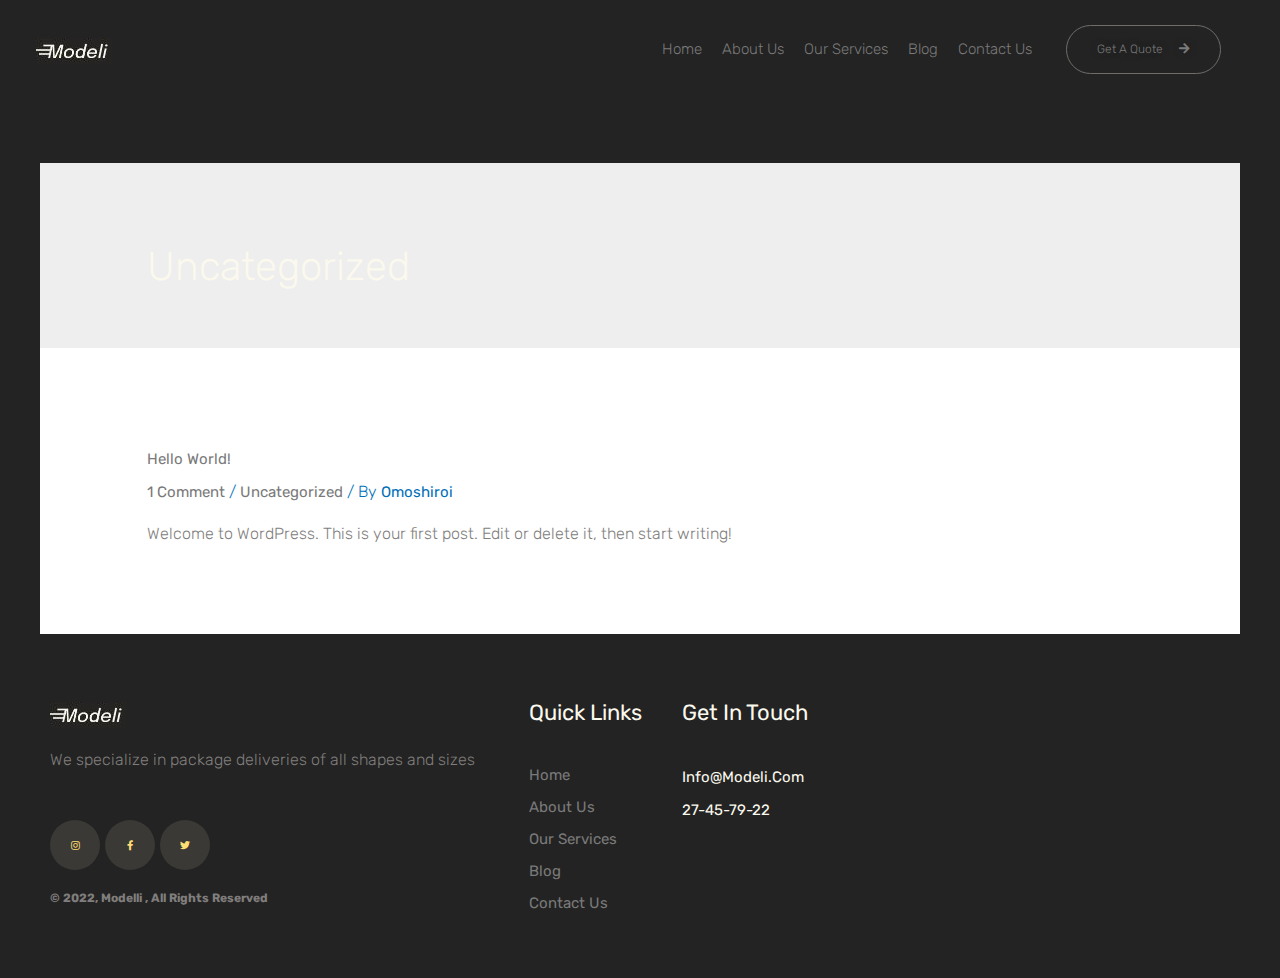
<file: category/uncategorized/index.html>
<!DOCTYPE html>
<html lang="en-US">
<head>
<meta charset="UTF-8">
<meta name="viewport" content="width=device-width, initial-scale=1">
<link rel="profile" href="https://gmpg.org/xfn/11">

<title>Uncategorized &#8211; Speed Test</title>
<meta name="robots" content="max-image-preview:large">
<link rel="dns-prefetch" href="//s.w.org">
<link rel="alternate" type="application/rss+xml" title="Speed Test &raquo; Feed" href="https://sakisaksak.github.io/speedtest/feed/">
<link rel="alternate" type="application/rss+xml" title="Speed Test &raquo; Comments Feed" href="https://sakisaksak.github.io/speedtest/comments/feed/">
<link rel="alternate" type="application/rss+xml" title="Speed Test &raquo; Uncategorized Category Feed" href="https://sakisaksak.github.io/speedtest/category/uncategorized/feed/">
<script>
window._wpemojiSettings = {"baseUrl":"https:\/\/s.w.org\/images\/core\/emoji\/14.0.0\/72x72\/","ext":".png","svgUrl":"https:\/\/s.w.org\/images\/core\/emoji\/14.0.0\/svg\/","svgExt":".svg","source":{"concatemoji":"https:\/\/sakisaksak.github.io\/speedtest\/wp-includes\/js\/wp-emoji-release.min.js?ver=6.0.1"}};
/*! This file is auto-generated */
!function(e,a,t){var n,r,o,i=a.createElement("canvas"),p=i.getContext&&i.getContext("2d");function s(e,t){var a=String.fromCharCode,e=(p.clearRect(0,0,i.width,i.height),p.fillText(a.apply(this,e),0,0),i.toDataURL());return p.clearRect(0,0,i.width,i.height),p.fillText(a.apply(this,t),0,0),e===i.toDataURL()}function c(e){var t=a.createElement("script");t.src=e,t.defer=t.type="text/javascript",a.getElementsByTagName("head")[0].appendChild(t)}for(o=Array("flag","emoji"),t.supports={everything:!0,everythingExceptFlag:!0},r=0;r<o.length;r++)t.supports[o[r]]=function(e){if(!p||!p.fillText)return!1;switch(p.textBaseline="top",p.font="600 32px Arial",e){case"flag":return s([127987,65039,8205,9895,65039],[127987,65039,8203,9895,65039])?!1:!s([55356,56826,55356,56819],[55356,56826,8203,55356,56819])&&!s([55356,57332,56128,56423,56128,56418,56128,56421,56128,56430,56128,56423,56128,56447],[55356,57332,8203,56128,56423,8203,56128,56418,8203,56128,56421,8203,56128,56430,8203,56128,56423,8203,56128,56447]);case"emoji":return!s([129777,127995,8205,129778,127999],[129777,127995,8203,129778,127999])}return!1}(o[r]),t.supports.everything=t.supports.everything&&t.supports[o[r]],"flag"!==o[r]&&(t.supports.everythingExceptFlag=t.supports.everythingExceptFlag&&t.supports[o[r]]);t.supports.everythingExceptFlag=t.supports.everythingExceptFlag&&!t.supports.flag,t.DOMReady=!1,t.readyCallback=function(){t.DOMReady=!0},t.supports.everything||(n=function(){t.readyCallback()},a.addEventListener?(a.addEventListener("DOMContentLoaded",n,!1),e.addEventListener("load",n,!1)):(e.attachEvent("onload",n),a.attachEvent("onreadystatechange",function(){"complete"===a.readyState&&t.readyCallback()})),(e=t.source||{}).concatemoji?c(e.concatemoji):e.wpemoji&&e.twemoji&&(c(e.twemoji),c(e.wpemoji)))}(window,document,window._wpemojiSettings);
</script>
<style>img.wp-smiley,
img.emoji {
	display: inline !important;
	border: none !important;
	box-shadow: none !important;
	height: 1em !important;
	width: 1em !important;
	margin: 0 0.07em !important;
	vertical-align: -0.1em !important;
	background: none !important;
	padding: 0 !important;
}</style>
	<link rel="stylesheet" id="astra-theme-css-css" href="https://sakisaksak.github.io/speedtest/wp-content/themes/astra/assets/css/minified/main.min.css?ver=3.7.9" media="all">
<style id="astra-theme-css-inline-css">html{font-size:93.75%;}a,.page-title{color:var(--ast-global-color-0);}a:hover,a:focus{color:var(--ast-global-color-1);}body,button,input,select,textarea,.ast-button,.ast-custom-button{font-family:-apple-system,BlinkMacSystemFont,Segoe UI,Roboto,Oxygen-Sans,Ubuntu,Cantarell,Helvetica Neue,sans-serif;font-weight:inherit;font-size:15px;font-size:1rem;}blockquote{color:var(--ast-global-color-3);}.site-title{font-size:35px;font-size:2.3333333333333rem;display:block;}.ast-archive-description .ast-archive-title{font-size:40px;font-size:2.6666666666667rem;}.site-header .site-description{font-size:15px;font-size:1rem;display:none;}.entry-title{font-size:30px;font-size:2rem;}h1,.entry-content h1{font-size:40px;font-size:2.6666666666667rem;}h2,.entry-content h2{font-size:30px;font-size:2rem;}h3,.entry-content h3{font-size:25px;font-size:1.6666666666667rem;}h4,.entry-content h4{font-size:20px;font-size:1.3333333333333rem;}h5,.entry-content h5{font-size:18px;font-size:1.2rem;}h6,.entry-content h6{font-size:15px;font-size:1rem;}.ast-single-post .entry-title,.page-title{font-size:30px;font-size:2rem;}::selection{background-color:var(--ast-global-color-0);color:#ffffff;}body,h1,.entry-title a,.entry-content h1,h2,.entry-content h2,h3,.entry-content h3,h4,.entry-content h4,h5,.entry-content h5,h6,.entry-content h6{color:var(--ast-global-color-3);}.tagcloud a:hover,.tagcloud a:focus,.tagcloud a.current-item{color:#ffffff;border-color:var(--ast-global-color-0);background-color:var(--ast-global-color-0);}input:focus,input[type="text"]:focus,input[type="email"]:focus,input[type="url"]:focus,input[type="password"]:focus,input[type="reset"]:focus,input[type="search"]:focus,textarea:focus{border-color:var(--ast-global-color-0);}input[type="radio"]:checked,input[type=reset],input[type="checkbox"]:checked,input[type="checkbox"]:hover:checked,input[type="checkbox"]:focus:checked,input[type=range]::-webkit-slider-thumb{border-color:var(--ast-global-color-0);background-color:var(--ast-global-color-0);box-shadow:none;}.site-footer a:hover + .post-count,.site-footer a:focus + .post-count{background:var(--ast-global-color-0);border-color:var(--ast-global-color-0);}.single .nav-links .nav-previous,.single .nav-links .nav-next{color:var(--ast-global-color-0);}.entry-meta,.entry-meta *{line-height:1.45;color:var(--ast-global-color-0);}.entry-meta a:hover,.entry-meta a:hover *,.entry-meta a:focus,.entry-meta a:focus *,.page-links > .page-link,.page-links .page-link:hover,.post-navigation a:hover{color:var(--ast-global-color-1);}#cat option,.secondary .calendar_wrap thead a,.secondary .calendar_wrap thead a:visited{color:var(--ast-global-color-0);}.secondary .calendar_wrap #today,.ast-progress-val span{background:var(--ast-global-color-0);}.secondary a:hover + .post-count,.secondary a:focus + .post-count{background:var(--ast-global-color-0);border-color:var(--ast-global-color-0);}.calendar_wrap #today > a{color:#ffffff;}.page-links .page-link,.single .post-navigation a{color:var(--ast-global-color-0);}.ast-archive-title{color:var(--ast-global-color-2);}.widget-title{font-size:21px;font-size:1.4rem;color:var(--ast-global-color-2);}.ast-single-post .entry-content a,.ast-comment-content a:not(.ast-comment-edit-reply-wrap a){text-decoration:underline;}.ast-single-post .wp-block-button .wp-block-button__link,.ast-single-post .elementor-button-wrapper .elementor-button,.ast-single-post .entry-content .uagb-tab a,.ast-single-post .entry-content .uagb-ifb-cta a,.ast-single-post .entry-content .wp-block-uagb-buttons a,.ast-single-post .entry-content .uabb-module-content a,.ast-single-post .entry-content .uagb-post-grid a,.ast-single-post .entry-content .uagb-timeline a,.ast-single-post .entry-content .uagb-toc__wrap a,.ast-single-post .entry-content .uagb-taxomony-box a,.ast-single-post .entry-content .woocommerce a{text-decoration:none;}.ast-logo-title-inline .site-logo-img{padding-right:1em;}.site-logo-img img{ transition:all 0.2s linear;}@media (max-width:921px){#ast-desktop-header{display:none;}}@media (min-width:921px){#ast-mobile-header{display:none;}}.wp-block-buttons.aligncenter{justify-content:center;}@media (min-width:1200px){.wp-block-group .has-background{padding:20px;}}@media (min-width:1200px){.wp-block-cover-image.alignwide .wp-block-cover__inner-container,.wp-block-cover.alignwide .wp-block-cover__inner-container,.wp-block-cover-image.alignfull .wp-block-cover__inner-container,.wp-block-cover.alignfull .wp-block-cover__inner-container{width:100%;}}.wp-block-columns{margin-bottom:unset;}.wp-block-image.size-full{margin:2rem 0;}.wp-block-separator.has-background{padding:0;}.wp-block-gallery{margin-bottom:1.6em;}.wp-block-group{padding-top:4em;padding-bottom:4em;}.wp-block-group__inner-container .wp-block-columns:last-child,.wp-block-group__inner-container :last-child,.wp-block-table table{margin-bottom:0;}.blocks-gallery-grid{width:100%;}.wp-block-navigation-link__content{padding:5px 0;}.wp-block-group .wp-block-group .has-text-align-center,.wp-block-group .wp-block-column .has-text-align-center{max-width:100%;}.has-text-align-center{margin:0 auto;}@media (max-width:1200px){.wp-block-group{padding:3em;}.wp-block-group .wp-block-group{padding:1.5em;}.wp-block-columns,.wp-block-column{margin:1rem 0;}}@media (min-width:921px){.wp-block-columns .wp-block-group{padding:2em;}}@media (max-width:544px){.wp-block-cover-image .wp-block-cover__inner-container,.wp-block-cover .wp-block-cover__inner-container{width:unset;}.wp-block-cover,.wp-block-cover-image{padding:2em 0;}.wp-block-group,.wp-block-cover{padding:2em;}.wp-block-media-text__media img,.wp-block-media-text__media video{width:unset;max-width:100%;}.wp-block-media-text.has-background .wp-block-media-text__content{padding:1em;}}@media (min-width:544px){.entry-content .wp-block-media-text.has-media-on-the-right .wp-block-media-text__content{padding:0 8% 0 0;}.entry-content .wp-block-media-text .wp-block-media-text__content{padding:0 0 0 8%;}.ast-plain-container .site-content .entry-content .has-custom-content-position.is-position-bottom-left > *,.ast-plain-container .site-content .entry-content .has-custom-content-position.is-position-bottom-right > *,.ast-plain-container .site-content .entry-content .has-custom-content-position.is-position-top-left > *,.ast-plain-container .site-content .entry-content .has-custom-content-position.is-position-top-right > *,.ast-plain-container .site-content .entry-content .has-custom-content-position.is-position-center-right > *,.ast-plain-container .site-content .entry-content .has-custom-content-position.is-position-center-left > *{margin:0;}}@media (max-width:544px){.entry-content .wp-block-media-text .wp-block-media-text__content{padding:8% 0;}.wp-block-media-text .wp-block-media-text__media img{width:auto;max-width:100%;}}.wp-block-button.is-style-outline .wp-block-button__link{border-color:var(--ast-global-color-0);}.wp-block-button.is-style-outline > .wp-block-button__link:not(.has-text-color),.wp-block-button.wp-block-button__link.is-style-outline:not(.has-text-color){color:var(--ast-global-color-0);}.wp-block-button.is-style-outline .wp-block-button__link:hover,.wp-block-button.is-style-outline .wp-block-button__link:focus{color:#ffffff !important;background-color:var(--ast-global-color-1);border-color:var(--ast-global-color-1);}.post-page-numbers.current .page-link,.ast-pagination .page-numbers.current{color:#ffffff;border-color:var(--ast-global-color-0);background-color:var(--ast-global-color-0);border-radius:2px;}@media (min-width:544px){.entry-content > .alignleft{margin-right:20px;}.entry-content > .alignright{margin-left:20px;}}h1.widget-title{font-weight:inherit;}h2.widget-title{font-weight:inherit;}h3.widget-title{font-weight:inherit;}@media (max-width:921px){.ast-separate-container .ast-article-post,.ast-separate-container .ast-article-single{padding:1.5em 2.14em;}.ast-separate-container #primary,.ast-separate-container #secondary{padding:1.5em 0;}#primary,#secondary{padding:1.5em 0;margin:0;}.ast-left-sidebar #content > .ast-container{display:flex;flex-direction:column-reverse;width:100%;}.ast-author-box img.avatar{margin:20px 0 0 0;}}@media (min-width:922px){.ast-separate-container.ast-right-sidebar #primary,.ast-separate-container.ast-left-sidebar #primary{border:0;}.search-no-results.ast-separate-container #primary{margin-bottom:4em;}}.wp-block-button .wp-block-button__link{color:#ffffff;}.wp-block-button .wp-block-button__link:hover,.wp-block-button .wp-block-button__link:focus{color:#ffffff;background-color:var(--ast-global-color-1);border-color:var(--ast-global-color-1);}.wp-block-button .wp-block-button__link{border-style:solid;border-color:var(--ast-global-color-0);background-color:var(--ast-global-color-0);color:#ffffff;font-family:inherit;font-weight:inherit;line-height:1;border-radius:2px;}.wp-block-buttons .wp-block-button .wp-block-button__link{padding-top:15px;padding-right:30px;padding-bottom:15px;padding-left:30px;}@media (max-width:921px){.wp-block-button .wp-block-button__link{padding-top:14px;padding-right:28px;padding-bottom:14px;padding-left:28px;}}@media (max-width:544px){.wp-block-button .wp-block-button__link{padding-top:12px;padding-right:24px;padding-bottom:12px;padding-left:24px;}}.menu-toggle,button,.ast-button,.ast-custom-button,.button,input#submit,input[type="button"],input[type="submit"],input[type="reset"],form[CLASS*="wp-block-search__"].wp-block-search .wp-block-search__inside-wrapper .wp-block-search__button,body .wp-block-file .wp-block-file__button{border-style:solid;border-top-width:0;border-right-width:0;border-left-width:0;border-bottom-width:0;color:#ffffff;border-color:var(--ast-global-color-0);background-color:var(--ast-global-color-0);border-radius:2px;padding-top:15px;padding-right:30px;padding-bottom:15px;padding-left:30px;font-family:inherit;font-weight:inherit;line-height:1;}button:focus,.menu-toggle:hover,button:hover,.ast-button:hover,.ast-custom-button:hover .button:hover,.ast-custom-button:hover ,input[type=reset]:hover,input[type=reset]:focus,input#submit:hover,input#submit:focus,input[type="button"]:hover,input[type="button"]:focus,input[type="submit"]:hover,input[type="submit"]:focus,form[CLASS*="wp-block-search__"].wp-block-search .wp-block-search__inside-wrapper .wp-block-search__button:hover,form[CLASS*="wp-block-search__"].wp-block-search .wp-block-search__inside-wrapper .wp-block-search__button:focus,body .wp-block-file .wp-block-file__button:hover,body .wp-block-file .wp-block-file__button:focus{color:#ffffff;background-color:var(--ast-global-color-1);border-color:var(--ast-global-color-1);}@media (min-width:544px){.ast-container{max-width:100%;}}@media (max-width:544px){.ast-separate-container .ast-article-post,.ast-separate-container .ast-article-single,.ast-separate-container .comments-title,.ast-separate-container .ast-archive-description{padding:1.5em 1em;}.ast-separate-container #content .ast-container{padding-left:0.54em;padding-right:0.54em;}.ast-separate-container .ast-comment-list li.depth-1{padding:1.5em 1em;margin-bottom:1.5em;}.ast-separate-container .ast-comment-list .bypostauthor{padding:.5em;}.ast-search-menu-icon.ast-dropdown-active .search-field{width:170px;}.menu-toggle,button,.ast-button,.button,input#submit,input[type="button"],input[type="submit"],input[type="reset"]{padding-top:12px;padding-right:24px;padding-bottom:12px;padding-left:24px;}}@media (max-width:921px){.menu-toggle,button,.ast-button,.button,input#submit,input[type="button"],input[type="submit"],input[type="reset"]{padding-top:14px;padding-right:28px;padding-bottom:14px;padding-left:28px;}.ast-mobile-header-stack .main-header-bar .ast-search-menu-icon{display:inline-block;}.ast-header-break-point.ast-header-custom-item-outside .ast-mobile-header-stack .main-header-bar .ast-search-icon{margin:0;}.ast-comment-avatar-wrap img{max-width:2.5em;}.ast-separate-container .ast-comment-list li.depth-1{padding:1.5em 2.14em;}.ast-separate-container .comment-respond{padding:2em 2.14em;}.ast-comment-meta{padding:0 1.8888em 1.3333em;}}.entry-content > .wp-block-group,.entry-content > .wp-block-media-text,.entry-content > .wp-block-cover,.entry-content > .wp-block-columns{max-width:58em;width:calc(100% - 4em);margin-left:auto;margin-right:auto;}.entry-content [class*="__inner-container"] > .alignfull{max-width:100%;margin-left:0;margin-right:0;}.entry-content [class*="__inner-container"] > *:not(.alignwide):not(.alignfull):not(.alignleft):not(.alignright){margin-left:auto;margin-right:auto;}.entry-content [class*="__inner-container"] > *:not(.alignwide):not(p):not(.alignfull):not(.alignleft):not(.alignright):not(.is-style-wide):not(iframe){max-width:50rem;width:100%;}@media (min-width:921px){.entry-content > .wp-block-group.alignwide.has-background,.entry-content > .wp-block-group.alignfull.has-background,.entry-content > .wp-block-cover.alignwide,.entry-content > .wp-block-cover.alignfull,.entry-content > .wp-block-columns.has-background.alignwide,.entry-content > .wp-block-columns.has-background.alignfull{margin-top:0;margin-bottom:0;padding:6em 4em;}.entry-content > .wp-block-columns.has-background{margin-bottom:0;}}@media (min-width:1200px){.entry-content .alignfull p{max-width:1200px;}.entry-content .alignfull{max-width:100%;width:100%;}.ast-page-builder-template .entry-content .alignwide,.entry-content [class*="__inner-container"] > .alignwide{max-width:1200px;margin-left:0;margin-right:0;}.entry-content .alignfull [class*="__inner-container"] > .alignwide{max-width:80rem;}}@media (min-width:545px){.site-main .entry-content > .alignwide{margin:0 auto;}.wp-block-group.has-background,.entry-content > .wp-block-cover,.entry-content > .wp-block-columns.has-background{padding:4em;margin-top:0;margin-bottom:0;}.entry-content .wp-block-media-text.alignfull .wp-block-media-text__content,.entry-content .wp-block-media-text.has-background .wp-block-media-text__content{padding:0 8%;}}@media (max-width:921px){.site-title{display:block;}.ast-archive-description .ast-archive-title{font-size:40px;}.site-header .site-description{display:none;}.entry-title{font-size:30px;}h1,.entry-content h1{font-size:30px;}h2,.entry-content h2{font-size:25px;}h3,.entry-content h3{font-size:20px;}.ast-single-post .entry-title,.page-title{font-size:30px;}}@media (max-width:544px){.site-title{display:block;}.ast-archive-description .ast-archive-title{font-size:40px;}.site-header .site-description{display:none;}.entry-title{font-size:30px;}h1,.entry-content h1{font-size:30px;}h2,.entry-content h2{font-size:25px;}h3,.entry-content h3{font-size:20px;}.ast-single-post .entry-title,.page-title{font-size:30px;}}@media (max-width:921px){html{font-size:85.5%;}}@media (max-width:544px){html{font-size:85.5%;}}@media (min-width:922px){.ast-container{max-width:1240px;}}@media (min-width:922px){.site-content .ast-container{display:flex;}}@media (max-width:921px){.site-content .ast-container{flex-direction:column;}}@media (min-width:922px){.main-header-menu .sub-menu .menu-item.ast-left-align-sub-menu:hover > .sub-menu,.main-header-menu .sub-menu .menu-item.ast-left-align-sub-menu.focus > .sub-menu{margin-left:-0px;}}.wp-block-search {margin-bottom: 20px;}.wp-block-site-tagline {margin-top: 20px;}form.wp-block-search .wp-block-search__input,.wp-block-search.wp-block-search__button-inside .wp-block-search__inside-wrapper,.wp-block-search.wp-block-search__button-inside .wp-block-search__inside-wrapper {border-color: #eaeaea;background: #fafafa;}.wp-block-search.wp-block-search__button-inside .wp-block-search__inside-wrapper .wp-block-search__input:focus,.wp-block-loginout input:focus {outline: thin dotted;}.wp-block-loginout input:focus {border-color: transparent;} form.wp-block-search .wp-block-search__inside-wrapper .wp-block-search__input {padding: 12px;}form.wp-block-search .wp-block-search__button svg {fill: currentColor;width: 20px;height: 20px;}.wp-block-loginout p label {display: block;}.wp-block-loginout p:not(.login-remember):not(.login-submit) input {width: 100%;}.wp-block-loginout .login-remember input {width: 1.1rem;height: 1.1rem;margin: 0 5px 4px 0;vertical-align: middle;}body .wp-block-file .wp-block-file__button {text-decoration: none;}blockquote {padding: 0 1.2em 1.2em;}.wp-block-file {display: flex;align-items: center;flex-wrap: wrap;justify-content: space-between;}.wp-block-pullquote {border: none;}.wp-block-pullquote blockquote::before {content: "\201D";font-family: "Helvetica",sans-serif;display: flex;transform: rotate( 180deg );font-size: 6rem;font-style: normal;line-height: 1;font-weight: bold;align-items: center;justify-content: center;}figure.wp-block-pullquote.is-style-solid-color blockquote {max-width: 100%;text-align: inherit;}ul.wp-block-categories-list.wp-block-categories,ul.wp-block-archives-list.wp-block-archives {list-style-type: none;}.wp-block-button__link {border: 2px solid currentColor;}ul,ol {margin-left: 20px;}figure.alignright figcaption {text-align: right;}:root .has-ast-global-color-0-color{color:var(--ast-global-color-0);}:root .has-ast-global-color-0-background-color{background-color:var(--ast-global-color-0);}:root .wp-block-button .has-ast-global-color-0-color{color:var(--ast-global-color-0);}:root .wp-block-button .has-ast-global-color-0-background-color{background-color:var(--ast-global-color-0);}:root .has-ast-global-color-1-color{color:var(--ast-global-color-1);}:root .has-ast-global-color-1-background-color{background-color:var(--ast-global-color-1);}:root .wp-block-button .has-ast-global-color-1-color{color:var(--ast-global-color-1);}:root .wp-block-button .has-ast-global-color-1-background-color{background-color:var(--ast-global-color-1);}:root .has-ast-global-color-2-color{color:var(--ast-global-color-2);}:root .has-ast-global-color-2-background-color{background-color:var(--ast-global-color-2);}:root .wp-block-button .has-ast-global-color-2-color{color:var(--ast-global-color-2);}:root .wp-block-button .has-ast-global-color-2-background-color{background-color:var(--ast-global-color-2);}:root .has-ast-global-color-3-color{color:var(--ast-global-color-3);}:root .has-ast-global-color-3-background-color{background-color:var(--ast-global-color-3);}:root .wp-block-button .has-ast-global-color-3-color{color:var(--ast-global-color-3);}:root .wp-block-button .has-ast-global-color-3-background-color{background-color:var(--ast-global-color-3);}:root .has-ast-global-color-4-color{color:var(--ast-global-color-4);}:root .has-ast-global-color-4-background-color{background-color:var(--ast-global-color-4);}:root .wp-block-button .has-ast-global-color-4-color{color:var(--ast-global-color-4);}:root .wp-block-button .has-ast-global-color-4-background-color{background-color:var(--ast-global-color-4);}:root .has-ast-global-color-5-color{color:var(--ast-global-color-5);}:root .has-ast-global-color-5-background-color{background-color:var(--ast-global-color-5);}:root .wp-block-button .has-ast-global-color-5-color{color:var(--ast-global-color-5);}:root .wp-block-button .has-ast-global-color-5-background-color{background-color:var(--ast-global-color-5);}:root .has-ast-global-color-6-color{color:var(--ast-global-color-6);}:root .has-ast-global-color-6-background-color{background-color:var(--ast-global-color-6);}:root .wp-block-button .has-ast-global-color-6-color{color:var(--ast-global-color-6);}:root .wp-block-button .has-ast-global-color-6-background-color{background-color:var(--ast-global-color-6);}:root .has-ast-global-color-7-color{color:var(--ast-global-color-7);}:root .has-ast-global-color-7-background-color{background-color:var(--ast-global-color-7);}:root .wp-block-button .has-ast-global-color-7-color{color:var(--ast-global-color-7);}:root .wp-block-button .has-ast-global-color-7-background-color{background-color:var(--ast-global-color-7);}:root .has-ast-global-color-8-color{color:var(--ast-global-color-8);}:root .has-ast-global-color-8-background-color{background-color:var(--ast-global-color-8);}:root .wp-block-button .has-ast-global-color-8-color{color:var(--ast-global-color-8);}:root .wp-block-button .has-ast-global-color-8-background-color{background-color:var(--ast-global-color-8);}:root{--ast-global-color-0:#0170B9;--ast-global-color-1:#3a3a3a;--ast-global-color-2:#3a3a3a;--ast-global-color-3:#4B4F58;--ast-global-color-4:#F5F5F5;--ast-global-color-5:#FFFFFF;--ast-global-color-6:#F2F5F7;--ast-global-color-7:#424242;--ast-global-color-8:#000000;}.ast-breadcrumbs .trail-browse,.ast-breadcrumbs .trail-items,.ast-breadcrumbs .trail-items li{display:inline-block;margin:0;padding:0;border:none;background:inherit;text-indent:0;}.ast-breadcrumbs .trail-browse{font-size:inherit;font-style:inherit;font-weight:inherit;color:inherit;}.ast-breadcrumbs .trail-items{list-style:none;}.trail-items li::after{padding:0 0.3em;content:"\00bb";}.trail-items li:last-of-type::after{display:none;}h1,.entry-content h1,h2,.entry-content h2,h3,.entry-content h3,h4,.entry-content h4,h5,.entry-content h5,h6,.entry-content h6{color:var(--ast-global-color-2);}.entry-title a{color:var(--ast-global-color-2);}@media (max-width:921px){.ast-builder-grid-row-container.ast-builder-grid-row-tablet-3-firstrow .ast-builder-grid-row > *:first-child,.ast-builder-grid-row-container.ast-builder-grid-row-tablet-3-lastrow .ast-builder-grid-row > *:last-child{grid-column:1 / -1;}}@media (max-width:544px){.ast-builder-grid-row-container.ast-builder-grid-row-mobile-3-firstrow .ast-builder-grid-row > *:first-child,.ast-builder-grid-row-container.ast-builder-grid-row-mobile-3-lastrow .ast-builder-grid-row > *:last-child{grid-column:1 / -1;}}.ast-builder-layout-element[data-section="title_tagline"]{display:flex;}@media (max-width:921px){.ast-header-break-point .ast-builder-layout-element[data-section="title_tagline"]{display:flex;}}@media (max-width:544px){.ast-header-break-point .ast-builder-layout-element[data-section="title_tagline"]{display:flex;}}.ast-builder-menu-1{font-family:inherit;font-weight:inherit;}.ast-builder-menu-1 .sub-menu,.ast-builder-menu-1 .inline-on-mobile .sub-menu{border-top-width:2px;border-bottom-width:0px;border-right-width:0px;border-left-width:0px;border-color:var(--ast-global-color-0);border-style:solid;border-radius:0px;}.ast-builder-menu-1 .main-header-menu > .menu-item > .sub-menu,.ast-builder-menu-1 .main-header-menu > .menu-item > .astra-full-megamenu-wrapper{margin-top:0px;}.ast-desktop .ast-builder-menu-1 .main-header-menu > .menu-item > .sub-menu:before,.ast-desktop .ast-builder-menu-1 .main-header-menu > .menu-item > .astra-full-megamenu-wrapper:before{height:calc( 0px + 5px );}.ast-desktop .ast-builder-menu-1 .menu-item .sub-menu .menu-link{border-style:none;}@media (max-width:921px){.ast-header-break-point .ast-builder-menu-1 .menu-item.menu-item-has-children > .ast-menu-toggle{top:0;}.ast-builder-menu-1 .menu-item-has-children > .menu-link:after{content:unset;}}@media (max-width:544px){.ast-header-break-point .ast-builder-menu-1 .menu-item.menu-item-has-children > .ast-menu-toggle{top:0;}}.ast-builder-menu-1{display:flex;}@media (max-width:921px){.ast-header-break-point .ast-builder-menu-1{display:flex;}}@media (max-width:544px){.ast-header-break-point .ast-builder-menu-1{display:flex;}}.site-below-footer-wrap{padding-top:20px;padding-bottom:20px;}.site-below-footer-wrap[data-section="section-below-footer-builder"]{background-color:#eeeeee;;min-height:80px;}.site-below-footer-wrap[data-section="section-below-footer-builder"] .ast-builder-grid-row{max-width:1200px;margin-left:auto;margin-right:auto;}.site-below-footer-wrap[data-section="section-below-footer-builder"] .ast-builder-grid-row,.site-below-footer-wrap[data-section="section-below-footer-builder"] .site-footer-section{align-items:flex-start;}.site-below-footer-wrap[data-section="section-below-footer-builder"].ast-footer-row-inline .site-footer-section{display:flex;margin-bottom:0;}.ast-builder-grid-row-full .ast-builder-grid-row{grid-template-columns:1fr;}@media (max-width:921px){.site-below-footer-wrap[data-section="section-below-footer-builder"].ast-footer-row-tablet-inline .site-footer-section{display:flex;margin-bottom:0;}.site-below-footer-wrap[data-section="section-below-footer-builder"].ast-footer-row-tablet-stack .site-footer-section{display:block;margin-bottom:10px;}.ast-builder-grid-row-container.ast-builder-grid-row-tablet-full .ast-builder-grid-row{grid-template-columns:1fr;}}@media (max-width:544px){.site-below-footer-wrap[data-section="section-below-footer-builder"].ast-footer-row-mobile-inline .site-footer-section{display:flex;margin-bottom:0;}.site-below-footer-wrap[data-section="section-below-footer-builder"].ast-footer-row-mobile-stack .site-footer-section{display:block;margin-bottom:10px;}.ast-builder-grid-row-container.ast-builder-grid-row-mobile-full .ast-builder-grid-row{grid-template-columns:1fr;}}.site-below-footer-wrap[data-section="section-below-footer-builder"]{display:grid;}@media (max-width:921px){.ast-header-break-point .site-below-footer-wrap[data-section="section-below-footer-builder"]{display:grid;}}@media (max-width:544px){.ast-header-break-point .site-below-footer-wrap[data-section="section-below-footer-builder"]{display:grid;}}.ast-footer-copyright{text-align:center;}.ast-footer-copyright {color:var(--ast-global-color-3);}@media (max-width:921px){.ast-footer-copyright{text-align:center;}}@media (max-width:544px){.ast-footer-copyright{text-align:center;}}.ast-footer-copyright.ast-builder-layout-element{display:flex;}@media (max-width:921px){.ast-header-break-point .ast-footer-copyright.ast-builder-layout-element{display:flex;}}@media (max-width:544px){.ast-header-break-point .ast-footer-copyright.ast-builder-layout-element{display:flex;}}.elementor-template-full-width .ast-container{display:block;}@media (max-width:544px){.elementor-element .elementor-wc-products .woocommerce[class*="columns-"] ul.products li.product{width:auto;margin:0;}.elementor-element .woocommerce .woocommerce-result-count{float:none;}}.ast-header-break-point .main-header-bar{border-bottom-width:1px;}@media (min-width:922px){.main-header-bar{border-bottom-width:1px;}}.main-header-menu .menu-item, #astra-footer-menu .menu-item, .main-header-bar .ast-masthead-custom-menu-items{-js-display:flex;display:flex;-webkit-box-pack:center;-webkit-justify-content:center;-moz-box-pack:center;-ms-flex-pack:center;justify-content:center;-webkit-box-orient:vertical;-webkit-box-direction:normal;-webkit-flex-direction:column;-moz-box-orient:vertical;-moz-box-direction:normal;-ms-flex-direction:column;flex-direction:column;}.main-header-menu > .menu-item > .menu-link, #astra-footer-menu > .menu-item > .menu-link{height:100%;-webkit-box-align:center;-webkit-align-items:center;-moz-box-align:center;-ms-flex-align:center;align-items:center;-js-display:flex;display:flex;}.ast-header-break-point .main-navigation ul .menu-item .menu-link .icon-arrow:first-of-type svg{top:.2em;margin-top:0px;margin-left:0px;width:.65em;transform:translate(0, -2px) rotateZ(270deg);}.ast-mobile-popup-content .ast-submenu-expanded > .ast-menu-toggle{transform:rotateX(180deg);}.ast-separate-container .blog-layout-1, .ast-separate-container .blog-layout-2, .ast-separate-container .blog-layout-3{background-color:transparent;background-image:none;}.ast-separate-container .ast-article-post{background-color:var(--ast-global-color-5);;}@media (max-width:921px){.ast-separate-container .ast-article-post{background-color:var(--ast-global-color-5);;}}@media (max-width:544px){.ast-separate-container .ast-article-post{background-color:var(--ast-global-color-5);;}}.ast-separate-container .ast-article-single:not(.ast-related-post), .ast-separate-container .comments-area .comment-respond,.ast-separate-container .comments-area .ast-comment-list li, .ast-separate-container .ast-woocommerce-container, .ast-separate-container .error-404, .ast-separate-container .no-results, .single.ast-separate-container .ast-author-meta, .ast-separate-container .related-posts-title-wrapper, .ast-separate-container.ast-two-container #secondary .widget,.ast-separate-container .comments-count-wrapper, .ast-box-layout.ast-plain-container .site-content,.ast-padded-layout.ast-plain-container .site-content, .ast-separate-container .comments-area .comments-title{background-color:var(--ast-global-color-5);;}@media (max-width:921px){.ast-separate-container .ast-article-single:not(.ast-related-post), .ast-separate-container .comments-area .comment-respond,.ast-separate-container .comments-area .ast-comment-list li, .ast-separate-container .ast-woocommerce-container, .ast-separate-container .error-404, .ast-separate-container .no-results, .single.ast-separate-container .ast-author-meta, .ast-separate-container .related-posts-title-wrapper, .ast-separate-container.ast-two-container #secondary .widget,.ast-separate-container .comments-count-wrapper, .ast-box-layout.ast-plain-container .site-content,.ast-padded-layout.ast-plain-container .site-content, .ast-separate-container .comments-area .comments-title{background-color:var(--ast-global-color-5);;}}@media (max-width:544px){.ast-separate-container .ast-article-single:not(.ast-related-post), .ast-separate-container .comments-area .comment-respond,.ast-separate-container .comments-area .ast-comment-list li, .ast-separate-container .ast-woocommerce-container, .ast-separate-container .error-404, .ast-separate-container .no-results, .single.ast-separate-container .ast-author-meta, .ast-separate-container .related-posts-title-wrapper, .ast-separate-container.ast-two-container #secondary .widget,.ast-separate-container .comments-count-wrapper, .ast-box-layout.ast-plain-container .site-content,.ast-padded-layout.ast-plain-container .site-content, .ast-separate-container .comments-area .comments-title{background-color:var(--ast-global-color-5);;}}.ast-plain-container, .ast-page-builder-template{background-color:var(--ast-global-color-5);;}@media (max-width:921px){.ast-plain-container, .ast-page-builder-template{background-color:var(--ast-global-color-5);;}}@media (max-width:544px){.ast-plain-container, .ast-page-builder-template{background-color:var(--ast-global-color-5);;}}.ast-mobile-header-content > *,.ast-desktop-header-content > * {padding: 10px 0;height: auto;}.ast-mobile-header-content > *:first-child,.ast-desktop-header-content > *:first-child {padding-top: 10px;}.ast-mobile-header-content > .ast-builder-menu,.ast-desktop-header-content > .ast-builder-menu {padding-top: 0;}.ast-mobile-header-content > *:last-child,.ast-desktop-header-content > *:last-child {padding-bottom: 0;}.ast-mobile-header-content .ast-search-menu-icon.ast-inline-search label,.ast-desktop-header-content .ast-search-menu-icon.ast-inline-search label {width: 100%;}.ast-desktop-header-content .main-header-bar-navigation .ast-submenu-expanded > .ast-menu-toggle::before {transform: rotateX(180deg);}#ast-desktop-header .ast-desktop-header-content,.ast-mobile-header-content .ast-search-icon,.ast-desktop-header-content .ast-search-icon,.ast-mobile-header-wrap .ast-mobile-header-content,.ast-main-header-nav-open.ast-popup-nav-open .ast-mobile-header-wrap .ast-mobile-header-content,.ast-main-header-nav-open.ast-popup-nav-open .ast-desktop-header-content {display: none;}.ast-main-header-nav-open.ast-header-break-point #ast-desktop-header .ast-desktop-header-content,.ast-main-header-nav-open.ast-header-break-point .ast-mobile-header-wrap .ast-mobile-header-content {display: block;}.ast-desktop .ast-desktop-header-content .astra-menu-animation-slide-up > .menu-item > .sub-menu,.ast-desktop .ast-desktop-header-content .astra-menu-animation-slide-up > .menu-item .menu-item > .sub-menu,.ast-desktop .ast-desktop-header-content .astra-menu-animation-slide-down > .menu-item > .sub-menu,.ast-desktop .ast-desktop-header-content .astra-menu-animation-slide-down > .menu-item .menu-item > .sub-menu,.ast-desktop .ast-desktop-header-content .astra-menu-animation-fade > .menu-item > .sub-menu,.ast-desktop .ast-desktop-header-content .astra-menu-animation-fade > .menu-item .menu-item > .sub-menu {opacity: 1;visibility: visible;}.ast-hfb-header.ast-default-menu-enable.ast-header-break-point .ast-mobile-header-wrap .ast-mobile-header-content .main-header-bar-navigation {width: unset;margin: unset;}.ast-mobile-header-content.content-align-flex-end .main-header-bar-navigation .menu-item-has-children > .ast-menu-toggle,.ast-desktop-header-content.content-align-flex-end .main-header-bar-navigation .menu-item-has-children > .ast-menu-toggle {left: calc( 20px - 0.907em);}.ast-mobile-header-content .ast-search-menu-icon,.ast-mobile-header-content .ast-search-menu-icon.slide-search,.ast-desktop-header-content .ast-search-menu-icon,.ast-desktop-header-content .ast-search-menu-icon.slide-search {width: 100%;position: relative;display: block;right: auto;transform: none;}.ast-mobile-header-content .ast-search-menu-icon.slide-search .search-form,.ast-mobile-header-content .ast-search-menu-icon .search-form,.ast-desktop-header-content .ast-search-menu-icon.slide-search .search-form,.ast-desktop-header-content .ast-search-menu-icon .search-form {right: 0;visibility: visible;opacity: 1;position: relative;top: auto;transform: none;padding: 0;display: block;overflow: hidden;}.ast-mobile-header-content .ast-search-menu-icon.ast-inline-search .search-field,.ast-mobile-header-content .ast-search-menu-icon .search-field,.ast-desktop-header-content .ast-search-menu-icon.ast-inline-search .search-field,.ast-desktop-header-content .ast-search-menu-icon .search-field {width: 100%;padding-right: 5.5em;}.ast-mobile-header-content .ast-search-menu-icon .search-submit,.ast-desktop-header-content .ast-search-menu-icon .search-submit {display: block;position: absolute;height: 100%;top: 0;right: 0;padding: 0 1em;border-radius: 0;}.ast-hfb-header.ast-default-menu-enable.ast-header-break-point .ast-mobile-header-wrap .ast-mobile-header-content .main-header-bar-navigation ul .sub-menu .menu-link {padding-left: 30px;}.ast-hfb-header.ast-default-menu-enable.ast-header-break-point .ast-mobile-header-wrap .ast-mobile-header-content .main-header-bar-navigation .sub-menu .menu-item .menu-item .menu-link {padding-left: 40px;}.ast-mobile-popup-drawer.active .ast-mobile-popup-inner{background-color:#ffffff;;}.ast-mobile-header-wrap .ast-mobile-header-content, .ast-desktop-header-content{background-color:#ffffff;;}.ast-mobile-popup-content > *, .ast-mobile-header-content > *, .ast-desktop-popup-content > *, .ast-desktop-header-content > *{padding-top:0px;padding-bottom:0px;}.content-align-flex-start .ast-builder-layout-element{justify-content:flex-start;}.content-align-flex-start .main-header-menu{text-align:left;}.ast-mobile-popup-drawer.active .menu-toggle-close{color:#3a3a3a;}.ast-mobile-header-wrap .ast-primary-header-bar,.ast-primary-header-bar .site-primary-header-wrap{min-height:70px;}.ast-desktop .ast-primary-header-bar .main-header-menu > .menu-item{line-height:70px;}@media (max-width:921px){#masthead .ast-mobile-header-wrap .ast-primary-header-bar,#masthead .ast-mobile-header-wrap .ast-below-header-bar{padding-left:20px;padding-right:20px;}}.ast-header-break-point .ast-primary-header-bar{border-bottom-width:1px;border-bottom-color:#eaeaea;border-bottom-style:solid;}@media (min-width:922px){.ast-primary-header-bar{border-bottom-width:1px;border-bottom-color:#eaeaea;border-bottom-style:solid;}}.ast-primary-header-bar{background-color:#ffffff;;}.ast-primary-header-bar{display:block;}@media (max-width:921px){.ast-header-break-point .ast-primary-header-bar{display:grid;}}@media (max-width:544px){.ast-header-break-point .ast-primary-header-bar{display:grid;}}[data-section="section-header-mobile-trigger"] .ast-button-wrap .ast-mobile-menu-trigger-minimal{color:var(--ast-global-color-0);border:none;background:transparent;}[data-section="section-header-mobile-trigger"] .ast-button-wrap .mobile-menu-toggle-icon .ast-mobile-svg{width:20px;height:20px;fill:var(--ast-global-color-0);}[data-section="section-header-mobile-trigger"] .ast-button-wrap .mobile-menu-wrap .mobile-menu{color:var(--ast-global-color-0);}.ast-builder-menu-mobile .main-navigation .menu-item > .menu-link{font-family:inherit;font-weight:inherit;}.ast-builder-menu-mobile .main-navigation .menu-item.menu-item-has-children > .ast-menu-toggle{top:0;}.ast-builder-menu-mobile .main-navigation .menu-item-has-children > .menu-link:after{content:unset;}.ast-hfb-header .ast-builder-menu-mobile .main-header-menu, .ast-hfb-header .ast-builder-menu-mobile .main-navigation .menu-item .menu-link, .ast-hfb-header .ast-builder-menu-mobile .main-navigation .menu-item .sub-menu .menu-link{border-style:none;}.ast-builder-menu-mobile .main-navigation .menu-item.menu-item-has-children > .ast-menu-toggle{top:0;}@media (max-width:921px){.ast-builder-menu-mobile .main-navigation .menu-item.menu-item-has-children > .ast-menu-toggle{top:0;}.ast-builder-menu-mobile .main-navigation .menu-item-has-children > .menu-link:after{content:unset;}}@media (max-width:544px){.ast-builder-menu-mobile .main-navigation .menu-item.menu-item-has-children > .ast-menu-toggle{top:0;}}.ast-builder-menu-mobile .main-navigation{display:block;}@media (max-width:921px){.ast-header-break-point .ast-builder-menu-mobile .main-navigation{display:block;}}@media (max-width:544px){.ast-header-break-point .ast-builder-menu-mobile .main-navigation{display:block;}}:root{--e-global-color-astglobalcolor0:#0170B9;--e-global-color-astglobalcolor1:#3a3a3a;--e-global-color-astglobalcolor2:#3a3a3a;--e-global-color-astglobalcolor3:#4B4F58;--e-global-color-astglobalcolor4:#F5F5F5;--e-global-color-astglobalcolor5:#FFFFFF;--e-global-color-astglobalcolor6:#F2F5F7;--e-global-color-astglobalcolor7:#424242;--e-global-color-astglobalcolor8:#000000;}.comment-reply-title{font-size:24px;font-size:1.6rem;}.ast-comment-meta{line-height:1.666666667;color:var(--ast-global-color-0);font-size:12px;font-size:0.8rem;}.ast-comment-list #cancel-comment-reply-link{font-size:15px;font-size:1rem;}.comments-title {padding: 2em 0;}.comments-title {font-weight: normal;word-wrap: break-word;}.ast-comment-list {margin: 0;word-wrap: break-word;padding-bottom: 0.5em;list-style: none;}.ast-comment-list li {list-style: none;}.ast-comment-list .ast-comment-edit-reply-wrap {-js-display: flex;display: flex;justify-content: flex-end;}.ast-comment-list .ast-edit-link {flex: 1;}.ast-comment-list .comment-awaiting-moderation {margin-bottom: 0;}.ast-comment {padding: 1em 0;}.ast-comment-info img {border-radius: 50%;}.ast-comment-cite-wrap cite {font-style: normal;}.comment-reply-title {padding-top: 1em;font-weight: normal;line-height: 1.65;}.ast-comment-meta {margin-bottom: 0.5em;}.comments-area {border-top: 1px solid #eeeeee;margin-top: 2em;}.comments-area .comment-form-comment {width: 100%;border: none;margin: 0;padding: 0;}.comments-area .comment-notes,.comments-area .comment-textarea,.comments-area .form-allowed-tags {margin-bottom: 1.5em;}.comments-area .form-submit {margin-bottom: 0;}.comments-area textarea#comment,.comments-area .ast-comment-formwrap input[type="text"] {width: 100%;border-radius: 0;vertical-align: middle;margin-bottom: 10px;}.comments-area .no-comments {margin-top: 0.5em;margin-bottom: 0.5em;}.comments-area p.logged-in-as {margin-bottom: 1em;}.ast-separate-container .comments-title {background-color: #fff;padding: 1.2em 3.99em 0;}.ast-separate-container .comments-area {border-top: 0;}.ast-separate-container .ast-comment-list {padding-bottom: 0;}.ast-separate-container .ast-comment-list li {background-color: #fff;}.ast-separate-container .ast-comment-list li.depth-1 {padding: 4em 6.67em;margin-bottom: 2em;}@media (max-width: 1200px) {.ast-separate-container .ast-comment-list li.depth-1 {padding: 3em 3.34em;}}.ast-separate-container .ast-comment-list li.depth-1 .children li {padding-bottom: 0;padding-top: 0;margin-bottom: 0;}.ast-separate-container .ast-comment-list li.depth-1 .ast-comment,.ast-separate-container .ast-comment-list li.depth-2 .ast-comment {border-bottom: 0;}.ast-separate-container .ast-comment-list .comment-respond {padding-top: 0;padding-bottom: 1em;background-color: transparent;}.ast-separate-container .ast-comment-list .pingback p {margin-bottom: 0;}.ast-separate-container .ast-comment-list .bypostauthor {padding: 2em;margin-bottom: 1em;}.ast-separate-container .ast-comment-list .bypostauthor li {background: transparent;margin-bottom: 0;padding: 0 0 0 2em;}.ast-separate-container .comment-respond {background-color: #fff;padding: 4em 6.67em;border-bottom: 0;}@media (max-width: 1200px) {.ast-separate-container .comment-respond {padding: 3em 2.34em;}}.ast-separate-container .comment-reply-title {padding-top: 0;}.comment-content a {word-wrap: break-word;}.comment-form-legend {margin-bottom: unset;padding: 0 0.5em;}.ast-comment-list .children {margin-left: 2em;}@media (max-width: 992px) {.ast-comment-list .children {margin-left: 1em;}}.ast-comment-list #cancel-comment-reply-link {white-space: nowrap;font-size: 15px;font-size: 1rem;margin-left: 1em;}.ast-comment-info {display: flex;position: relative;}.ast-comment-meta {justify-content: right;padding: 0 3.4em 1.60em;}.ast-comment-time .timendate{margin-right: 0.5em;}.comments-area #wp-comment-cookies-consent {margin-right: 10px;}.ast-page-builder-template .comments-area {padding-left: 20px;padding-right: 20px;margin-top: 0;margin-bottom: 2em;}.ast-separate-container .ast-comment-list .bypostauthor .bypostauthor {background: transparent;margin-bottom: 0;padding-right: 0;padding-bottom: 0;padding-top: 0;}@media (min-width:922px){.ast-separate-container .ast-comment-list li .comment-respond{padding-left:2.66666em;padding-right:2.66666em;}}@media (max-width:544px){.ast-separate-container .ast-comment-list li.depth-1{padding:1.5em 1em;margin-bottom:1.5em;}.ast-separate-container .ast-comment-list .bypostauthor{padding:.5em;}.ast-separate-container .comment-respond{padding:1.5em 1em;}.ast-separate-container .ast-comment-list .bypostauthor li{padding:0 0 0 .5em;}.ast-comment-list .children{margin-left:0.66666em;}}@media (max-width:921px){.ast-comment-avatar-wrap img{max-width:2.5em;}.comments-area{margin-top:1.5em;}.ast-separate-container .comments-title{padding:1.43em 1.48em;}.ast-comment-meta{padding:0 1.8888em 1.3333em;}.ast-separate-container .ast-comment-list li.depth-1{padding:1.5em 2.14em;}.ast-separate-container .comment-respond{padding:2em 2.14em;}.ast-comment-avatar-wrap{margin-right:0.5em;}}</style>
<link rel="stylesheet" id="wp-block-library-css" href="https://sakisaksak.github.io/speedtest/wp-includes/css/dist/block-library/style.min.css?ver=6.0.1" media="all">
<style id="global-styles-inline-css">body{--wp--preset--color--black: #000000;--wp--preset--color--cyan-bluish-gray: #abb8c3;--wp--preset--color--white: #ffffff;--wp--preset--color--pale-pink: #f78da7;--wp--preset--color--vivid-red: #cf2e2e;--wp--preset--color--luminous-vivid-orange: #ff6900;--wp--preset--color--luminous-vivid-amber: #fcb900;--wp--preset--color--light-green-cyan: #7bdcb5;--wp--preset--color--vivid-green-cyan: #00d084;--wp--preset--color--pale-cyan-blue: #8ed1fc;--wp--preset--color--vivid-cyan-blue: #0693e3;--wp--preset--color--vivid-purple: #9b51e0;--wp--preset--color--ast-global-color-0: var(--ast-global-color-0);--wp--preset--color--ast-global-color-1: var(--ast-global-color-1);--wp--preset--color--ast-global-color-2: var(--ast-global-color-2);--wp--preset--color--ast-global-color-3: var(--ast-global-color-3);--wp--preset--color--ast-global-color-4: var(--ast-global-color-4);--wp--preset--color--ast-global-color-5: var(--ast-global-color-5);--wp--preset--color--ast-global-color-6: var(--ast-global-color-6);--wp--preset--color--ast-global-color-7: var(--ast-global-color-7);--wp--preset--color--ast-global-color-8: var(--ast-global-color-8);--wp--preset--gradient--vivid-cyan-blue-to-vivid-purple: linear-gradient(135deg,rgba(6,147,227,1) 0%,rgb(155,81,224) 100%);--wp--preset--gradient--light-green-cyan-to-vivid-green-cyan: linear-gradient(135deg,rgb(122,220,180) 0%,rgb(0,208,130) 100%);--wp--preset--gradient--luminous-vivid-amber-to-luminous-vivid-orange: linear-gradient(135deg,rgba(252,185,0,1) 0%,rgba(255,105,0,1) 100%);--wp--preset--gradient--luminous-vivid-orange-to-vivid-red: linear-gradient(135deg,rgba(255,105,0,1) 0%,rgb(207,46,46) 100%);--wp--preset--gradient--very-light-gray-to-cyan-bluish-gray: linear-gradient(135deg,rgb(238,238,238) 0%,rgb(169,184,195) 100%);--wp--preset--gradient--cool-to-warm-spectrum: linear-gradient(135deg,rgb(74,234,220) 0%,rgb(151,120,209) 20%,rgb(207,42,186) 40%,rgb(238,44,130) 60%,rgb(251,105,98) 80%,rgb(254,248,76) 100%);--wp--preset--gradient--blush-light-purple: linear-gradient(135deg,rgb(255,206,236) 0%,rgb(152,150,240) 100%);--wp--preset--gradient--blush-bordeaux: linear-gradient(135deg,rgb(254,205,165) 0%,rgb(254,45,45) 50%,rgb(107,0,62) 100%);--wp--preset--gradient--luminous-dusk: linear-gradient(135deg,rgb(255,203,112) 0%,rgb(199,81,192) 50%,rgb(65,88,208) 100%);--wp--preset--gradient--pale-ocean: linear-gradient(135deg,rgb(255,245,203) 0%,rgb(182,227,212) 50%,rgb(51,167,181) 100%);--wp--preset--gradient--electric-grass: linear-gradient(135deg,rgb(202,248,128) 0%,rgb(113,206,126) 100%);--wp--preset--gradient--midnight: linear-gradient(135deg,rgb(2,3,129) 0%,rgb(40,116,252) 100%);--wp--preset--duotone--dark-grayscale: url('#wp-duotone-dark-grayscale');--wp--preset--duotone--grayscale: url('#wp-duotone-grayscale');--wp--preset--duotone--purple-yellow: url('#wp-duotone-purple-yellow');--wp--preset--duotone--blue-red: url('#wp-duotone-blue-red');--wp--preset--duotone--midnight: url('#wp-duotone-midnight');--wp--preset--duotone--magenta-yellow: url('#wp-duotone-magenta-yellow');--wp--preset--duotone--purple-green: url('#wp-duotone-purple-green');--wp--preset--duotone--blue-orange: url('#wp-duotone-blue-orange');--wp--preset--font-size--small: 13px;--wp--preset--font-size--medium: 20px;--wp--preset--font-size--large: 36px;--wp--preset--font-size--x-large: 42px;}body { margin: 0; }.wp-site-blocks > .alignleft { float: left; margin-right: 2em; }.wp-site-blocks > .alignright { float: right; margin-left: 2em; }.wp-site-blocks > .aligncenter { justify-content: center; margin-left: auto; margin-right: auto; }.has-black-color{color: var(--wp--preset--color--black) !important;}.has-cyan-bluish-gray-color{color: var(--wp--preset--color--cyan-bluish-gray) !important;}.has-white-color{color: var(--wp--preset--color--white) !important;}.has-pale-pink-color{color: var(--wp--preset--color--pale-pink) !important;}.has-vivid-red-color{color: var(--wp--preset--color--vivid-red) !important;}.has-luminous-vivid-orange-color{color: var(--wp--preset--color--luminous-vivid-orange) !important;}.has-luminous-vivid-amber-color{color: var(--wp--preset--color--luminous-vivid-amber) !important;}.has-light-green-cyan-color{color: var(--wp--preset--color--light-green-cyan) !important;}.has-vivid-green-cyan-color{color: var(--wp--preset--color--vivid-green-cyan) !important;}.has-pale-cyan-blue-color{color: var(--wp--preset--color--pale-cyan-blue) !important;}.has-vivid-cyan-blue-color{color: var(--wp--preset--color--vivid-cyan-blue) !important;}.has-vivid-purple-color{color: var(--wp--preset--color--vivid-purple) !important;}.has-ast-global-color-0-color{color: var(--wp--preset--color--ast-global-color-0) !important;}.has-ast-global-color-1-color{color: var(--wp--preset--color--ast-global-color-1) !important;}.has-ast-global-color-2-color{color: var(--wp--preset--color--ast-global-color-2) !important;}.has-ast-global-color-3-color{color: var(--wp--preset--color--ast-global-color-3) !important;}.has-ast-global-color-4-color{color: var(--wp--preset--color--ast-global-color-4) !important;}.has-ast-global-color-5-color{color: var(--wp--preset--color--ast-global-color-5) !important;}.has-ast-global-color-6-color{color: var(--wp--preset--color--ast-global-color-6) !important;}.has-ast-global-color-7-color{color: var(--wp--preset--color--ast-global-color-7) !important;}.has-ast-global-color-8-color{color: var(--wp--preset--color--ast-global-color-8) !important;}.has-black-background-color{background-color: var(--wp--preset--color--black) !important;}.has-cyan-bluish-gray-background-color{background-color: var(--wp--preset--color--cyan-bluish-gray) !important;}.has-white-background-color{background-color: var(--wp--preset--color--white) !important;}.has-pale-pink-background-color{background-color: var(--wp--preset--color--pale-pink) !important;}.has-vivid-red-background-color{background-color: var(--wp--preset--color--vivid-red) !important;}.has-luminous-vivid-orange-background-color{background-color: var(--wp--preset--color--luminous-vivid-orange) !important;}.has-luminous-vivid-amber-background-color{background-color: var(--wp--preset--color--luminous-vivid-amber) !important;}.has-light-green-cyan-background-color{background-color: var(--wp--preset--color--light-green-cyan) !important;}.has-vivid-green-cyan-background-color{background-color: var(--wp--preset--color--vivid-green-cyan) !important;}.has-pale-cyan-blue-background-color{background-color: var(--wp--preset--color--pale-cyan-blue) !important;}.has-vivid-cyan-blue-background-color{background-color: var(--wp--preset--color--vivid-cyan-blue) !important;}.has-vivid-purple-background-color{background-color: var(--wp--preset--color--vivid-purple) !important;}.has-ast-global-color-0-background-color{background-color: var(--wp--preset--color--ast-global-color-0) !important;}.has-ast-global-color-1-background-color{background-color: var(--wp--preset--color--ast-global-color-1) !important;}.has-ast-global-color-2-background-color{background-color: var(--wp--preset--color--ast-global-color-2) !important;}.has-ast-global-color-3-background-color{background-color: var(--wp--preset--color--ast-global-color-3) !important;}.has-ast-global-color-4-background-color{background-color: var(--wp--preset--color--ast-global-color-4) !important;}.has-ast-global-color-5-background-color{background-color: var(--wp--preset--color--ast-global-color-5) !important;}.has-ast-global-color-6-background-color{background-color: var(--wp--preset--color--ast-global-color-6) !important;}.has-ast-global-color-7-background-color{background-color: var(--wp--preset--color--ast-global-color-7) !important;}.has-ast-global-color-8-background-color{background-color: var(--wp--preset--color--ast-global-color-8) !important;}.has-black-border-color{border-color: var(--wp--preset--color--black) !important;}.has-cyan-bluish-gray-border-color{border-color: var(--wp--preset--color--cyan-bluish-gray) !important;}.has-white-border-color{border-color: var(--wp--preset--color--white) !important;}.has-pale-pink-border-color{border-color: var(--wp--preset--color--pale-pink) !important;}.has-vivid-red-border-color{border-color: var(--wp--preset--color--vivid-red) !important;}.has-luminous-vivid-orange-border-color{border-color: var(--wp--preset--color--luminous-vivid-orange) !important;}.has-luminous-vivid-amber-border-color{border-color: var(--wp--preset--color--luminous-vivid-amber) !important;}.has-light-green-cyan-border-color{border-color: var(--wp--preset--color--light-green-cyan) !important;}.has-vivid-green-cyan-border-color{border-color: var(--wp--preset--color--vivid-green-cyan) !important;}.has-pale-cyan-blue-border-color{border-color: var(--wp--preset--color--pale-cyan-blue) !important;}.has-vivid-cyan-blue-border-color{border-color: var(--wp--preset--color--vivid-cyan-blue) !important;}.has-vivid-purple-border-color{border-color: var(--wp--preset--color--vivid-purple) !important;}.has-ast-global-color-0-border-color{border-color: var(--wp--preset--color--ast-global-color-0) !important;}.has-ast-global-color-1-border-color{border-color: var(--wp--preset--color--ast-global-color-1) !important;}.has-ast-global-color-2-border-color{border-color: var(--wp--preset--color--ast-global-color-2) !important;}.has-ast-global-color-3-border-color{border-color: var(--wp--preset--color--ast-global-color-3) !important;}.has-ast-global-color-4-border-color{border-color: var(--wp--preset--color--ast-global-color-4) !important;}.has-ast-global-color-5-border-color{border-color: var(--wp--preset--color--ast-global-color-5) !important;}.has-ast-global-color-6-border-color{border-color: var(--wp--preset--color--ast-global-color-6) !important;}.has-ast-global-color-7-border-color{border-color: var(--wp--preset--color--ast-global-color-7) !important;}.has-ast-global-color-8-border-color{border-color: var(--wp--preset--color--ast-global-color-8) !important;}.has-vivid-cyan-blue-to-vivid-purple-gradient-background{background: var(--wp--preset--gradient--vivid-cyan-blue-to-vivid-purple) !important;}.has-light-green-cyan-to-vivid-green-cyan-gradient-background{background: var(--wp--preset--gradient--light-green-cyan-to-vivid-green-cyan) !important;}.has-luminous-vivid-amber-to-luminous-vivid-orange-gradient-background{background: var(--wp--preset--gradient--luminous-vivid-amber-to-luminous-vivid-orange) !important;}.has-luminous-vivid-orange-to-vivid-red-gradient-background{background: var(--wp--preset--gradient--luminous-vivid-orange-to-vivid-red) !important;}.has-very-light-gray-to-cyan-bluish-gray-gradient-background{background: var(--wp--preset--gradient--very-light-gray-to-cyan-bluish-gray) !important;}.has-cool-to-warm-spectrum-gradient-background{background: var(--wp--preset--gradient--cool-to-warm-spectrum) !important;}.has-blush-light-purple-gradient-background{background: var(--wp--preset--gradient--blush-light-purple) !important;}.has-blush-bordeaux-gradient-background{background: var(--wp--preset--gradient--blush-bordeaux) !important;}.has-luminous-dusk-gradient-background{background: var(--wp--preset--gradient--luminous-dusk) !important;}.has-pale-ocean-gradient-background{background: var(--wp--preset--gradient--pale-ocean) !important;}.has-electric-grass-gradient-background{background: var(--wp--preset--gradient--electric-grass) !important;}.has-midnight-gradient-background{background: var(--wp--preset--gradient--midnight) !important;}.has-small-font-size{font-size: var(--wp--preset--font-size--small) !important;}.has-medium-font-size{font-size: var(--wp--preset--font-size--medium) !important;}.has-large-font-size{font-size: var(--wp--preset--font-size--large) !important;}.has-x-large-font-size{font-size: var(--wp--preset--font-size--x-large) !important;}</style>
<link rel="stylesheet" id="379c0f897-css" href="https://sakisaksak.github.io/speedtest/wp-content/uploads/essential-addons-elementor/734e5f942.min.css?ver=1660282351" media="all">
<link rel="stylesheet" id=" add_google_fonts -css" href="https://sakisaksak.github.io/speedtest%20https://fonts.googleapis.com/css?family=Open+Sans%3A300%2C400&#038;ver=6.0.1" media="all">
<link rel="stylesheet" id="elementor-icons-css" href="https://sakisaksak.github.io/speedtest/wp-content/plugins/elementor/assets/lib/eicons/css/elementor-icons.min.css?ver=5.15.0" media="all">
<style id="elementor-icons-inline-css">.elementor-add-new-section .elementor-add-templately-promo-button{
            background-color: #5d4fff;
            background-image: url(https://sakisaksak.github.io/speedtest/wp-content/plugins/essential-addons-for-elementor-lite/assets/admin/images/templately/logo-icon.svg);
            background-repeat: no-repeat;
            background-position: center center;
            margin-left: 5px;
            position: relative;
            bottom: 5px;
        }</style>
<link rel="stylesheet" id="elementor-frontend-css" href="https://sakisaksak.github.io/speedtest/wp-content/plugins/elementor/assets/css/frontend-lite.min.css?ver=3.6.3" media="all">
<link rel="stylesheet" id="elementor-post-5-css" href="https://sakisaksak.github.io/speedtest/wp-content/uploads/elementor/css/post-5.css?ver=1660281693" media="all">
<link rel="stylesheet" id="elementor-pro-css" href="https://sakisaksak.github.io/speedtest/wp-content/plugins/elementor-pro/assets/css/frontend-lite.min.css?ver=3.4.1" media="all">
<link rel="stylesheet" id="elementor-global-css" href="https://sakisaksak.github.io/speedtest/wp-content/uploads/elementor/css/global.css?ver=1660281693" media="all">
<link rel="stylesheet" id="elementor-post-12-css" href="https://sakisaksak.github.io/speedtest/wp-content/uploads/elementor/css/post-12.css?ver=1660281694" media="all">
<link rel="stylesheet" id="elementor-post-55-css" href="https://sakisaksak.github.io/speedtest/wp-content/uploads/elementor/css/post-55.css?ver=1660281694" media="all">
<link rel="stylesheet" id="google-fonts-1-css" href="https://fonts.googleapis.com/css?family=Roboto%3A100%2C100italic%2C200%2C200italic%2C300%2C300italic%2C400%2C400italic%2C500%2C500italic%2C600%2C600italic%2C700%2C700italic%2C800%2C800italic%2C900%2C900italic%7CRoboto+Slab%3A100%2C100italic%2C200%2C200italic%2C300%2C300italic%2C400%2C400italic%2C500%2C500italic%2C600%2C600italic%2C700%2C700italic%2C800%2C800italic%2C900%2C900italic%7CRubik%3A100%2C100italic%2C200%2C200italic%2C300%2C300italic%2C400%2C400italic%2C500%2C500italic%2C600%2C600italic%2C700%2C700italic%2C800%2C800italic%2C900%2C900italic&#038;display=auto&#038;ver=6.0.1" media="all">
<link rel="stylesheet" id="elementor-icons-shared-0-css" href="https://sakisaksak.github.io/speedtest/wp-content/plugins/elementor/assets/lib/font-awesome/css/fontawesome.min.css?ver=5.15.3" media="all">
<link rel="stylesheet" id="elementor-icons-fa-solid-css" href="https://sakisaksak.github.io/speedtest/wp-content/plugins/elementor/assets/lib/font-awesome/css/solid.min.css?ver=5.15.3" media="all">
<link rel="stylesheet" id="elementor-icons-fa-brands-css" href="https://sakisaksak.github.io/speedtest/wp-content/plugins/elementor/assets/lib/font-awesome/css/brands.min.css?ver=5.15.3" media="all">
<!--[if IE]>
<script src='https://sakisaksak.github.io/speedtest/wp-content/themes/astra/assets/js/minified/flexibility.min.js?ver=3.7.9' id='astra-flexibility-js'></script>
<script id='astra-flexibility-js-after'>
flexibility(document.documentElement);
</script>
<![endif]-->
<script src="https://sakisaksak.github.io/speedtest/wp-includes/js/jquery/jquery.min.js?ver=3.6.0" id="jquery-core-js"></script>
<script src="https://sakisaksak.github.io/speedtest/wp-includes/js/jquery/jquery-migrate.min.js?ver=3.3.2" id="jquery-migrate-js"></script>
<link rel="https://api.w.org/" href="https://sakisaksak.github.io/speedtest/wp-json/">
<link rel="alternate" type="application/json" href="https://sakisaksak.github.io/speedtest/wp-json/wp/v2/categories/1">
<link rel="EditURI" type="application/rsd+xml" title="RSD" href="https://sakisaksak.github.io/speedtest/xmlrpc.php?rsd">
<link rel="wlwmanifest" type="application/wlwmanifest+xml" href="https://sakisaksak.github.io/speedtest/wp-includes/wlwmanifest.xml"> 
<meta name="generator" content="WordPress 6.0.1">
</head>

<body itemtype="https://schema.org/Blog" itemscope="itemscope" class="archive category category-uncategorized category-1 wp-custom-logo ast-inherit-site-logo-transparent ast-hfb-header ast-desktop ast-separate-container ast-no-sidebar astra-3.7.9 elementor-default elementor-kit-5">
<svg xmlns="http://www.w3.org/2000/svg" viewbox="0 0 0 0" width="0" height="0" focusable="false" role="none" style="visibility: hidden; position: absolute; left: -9999px; overflow: hidden;"><defs><filter id="wp-duotone-dark-grayscale"><fecolormatrix color-interpolation-filters="sRGB" type="matrix" values=" .299 .587 .114 0 0 .299 .587 .114 0 0 .299 .587 .114 0 0 .299 .587 .114 0 0 "></fecolormatrix><fecomponenttransfer color-interpolation-filters="sRGB"><fefuncr type="table" tablevalues="0 0.49803921568627"></fefuncr><fefuncg type="table" tablevalues="0 0.49803921568627"></fefuncg><fefuncb type="table" tablevalues="0 0.49803921568627"></fefuncb><fefunca type="table" tablevalues="1 1"></fefunca></fecomponenttransfer><fecomposite in2="SourceGraphic" operator="in"></fecomposite></filter></defs></svg><svg xmlns="http://www.w3.org/2000/svg" viewbox="0 0 0 0" width="0" height="0" focusable="false" role="none" style="visibility: hidden; position: absolute; left: -9999px; overflow: hidden;"><defs><filter id="wp-duotone-grayscale"><fecolormatrix color-interpolation-filters="sRGB" type="matrix" values=" .299 .587 .114 0 0 .299 .587 .114 0 0 .299 .587 .114 0 0 .299 .587 .114 0 0 "></fecolormatrix><fecomponenttransfer color-interpolation-filters="sRGB"><fefuncr type="table" tablevalues="0 1"></fefuncr><fefuncg type="table" tablevalues="0 1"></fefuncg><fefuncb type="table" tablevalues="0 1"></fefuncb><fefunca type="table" tablevalues="1 1"></fefunca></fecomponenttransfer><fecomposite in2="SourceGraphic" operator="in"></fecomposite></filter></defs></svg><svg xmlns="http://www.w3.org/2000/svg" viewbox="0 0 0 0" width="0" height="0" focusable="false" role="none" style="visibility: hidden; position: absolute; left: -9999px; overflow: hidden;"><defs><filter id="wp-duotone-purple-yellow"><fecolormatrix color-interpolation-filters="sRGB" type="matrix" values=" .299 .587 .114 0 0 .299 .587 .114 0 0 .299 .587 .114 0 0 .299 .587 .114 0 0 "></fecolormatrix><fecomponenttransfer color-interpolation-filters="sRGB"><fefuncr type="table" tablevalues="0.54901960784314 0.98823529411765"></fefuncr><fefuncg type="table" tablevalues="0 1"></fefuncg><fefuncb type="table" tablevalues="0.71764705882353 0.25490196078431"></fefuncb><fefunca type="table" tablevalues="1 1"></fefunca></fecomponenttransfer><fecomposite in2="SourceGraphic" operator="in"></fecomposite></filter></defs></svg><svg xmlns="http://www.w3.org/2000/svg" viewbox="0 0 0 0" width="0" height="0" focusable="false" role="none" style="visibility: hidden; position: absolute; left: -9999px; overflow: hidden;"><defs><filter id="wp-duotone-blue-red"><fecolormatrix color-interpolation-filters="sRGB" type="matrix" values=" .299 .587 .114 0 0 .299 .587 .114 0 0 .299 .587 .114 0 0 .299 .587 .114 0 0 "></fecolormatrix><fecomponenttransfer color-interpolation-filters="sRGB"><fefuncr type="table" tablevalues="0 1"></fefuncr><fefuncg type="table" tablevalues="0 0.27843137254902"></fefuncg><fefuncb type="table" tablevalues="0.5921568627451 0.27843137254902"></fefuncb><fefunca type="table" tablevalues="1 1"></fefunca></fecomponenttransfer><fecomposite in2="SourceGraphic" operator="in"></fecomposite></filter></defs></svg><svg xmlns="http://www.w3.org/2000/svg" viewbox="0 0 0 0" width="0" height="0" focusable="false" role="none" style="visibility: hidden; position: absolute; left: -9999px; overflow: hidden;"><defs><filter id="wp-duotone-midnight"><fecolormatrix color-interpolation-filters="sRGB" type="matrix" values=" .299 .587 .114 0 0 .299 .587 .114 0 0 .299 .587 .114 0 0 .299 .587 .114 0 0 "></fecolormatrix><fecomponenttransfer color-interpolation-filters="sRGB"><fefuncr type="table" tablevalues="0 0"></fefuncr><fefuncg type="table" tablevalues="0 0.64705882352941"></fefuncg><fefuncb type="table" tablevalues="0 1"></fefuncb><fefunca type="table" tablevalues="1 1"></fefunca></fecomponenttransfer><fecomposite in2="SourceGraphic" operator="in"></fecomposite></filter></defs></svg><svg xmlns="http://www.w3.org/2000/svg" viewbox="0 0 0 0" width="0" height="0" focusable="false" role="none" style="visibility: hidden; position: absolute; left: -9999px; overflow: hidden;"><defs><filter id="wp-duotone-magenta-yellow"><fecolormatrix color-interpolation-filters="sRGB" type="matrix" values=" .299 .587 .114 0 0 .299 .587 .114 0 0 .299 .587 .114 0 0 .299 .587 .114 0 0 "></fecolormatrix><fecomponenttransfer color-interpolation-filters="sRGB"><fefuncr type="table" tablevalues="0.78039215686275 1"></fefuncr><fefuncg type="table" tablevalues="0 0.94901960784314"></fefuncg><fefuncb type="table" tablevalues="0.35294117647059 0.47058823529412"></fefuncb><fefunca type="table" tablevalues="1 1"></fefunca></fecomponenttransfer><fecomposite in2="SourceGraphic" operator="in"></fecomposite></filter></defs></svg><svg xmlns="http://www.w3.org/2000/svg" viewbox="0 0 0 0" width="0" height="0" focusable="false" role="none" style="visibility: hidden; position: absolute; left: -9999px; overflow: hidden;"><defs><filter id="wp-duotone-purple-green"><fecolormatrix color-interpolation-filters="sRGB" type="matrix" values=" .299 .587 .114 0 0 .299 .587 .114 0 0 .299 .587 .114 0 0 .299 .587 .114 0 0 "></fecolormatrix><fecomponenttransfer color-interpolation-filters="sRGB"><fefuncr type="table" tablevalues="0.65098039215686 0.40392156862745"></fefuncr><fefuncg type="table" tablevalues="0 1"></fefuncg><fefuncb type="table" tablevalues="0.44705882352941 0.4"></fefuncb><fefunca type="table" tablevalues="1 1"></fefunca></fecomponenttransfer><fecomposite in2="SourceGraphic" operator="in"></fecomposite></filter></defs></svg><svg xmlns="http://www.w3.org/2000/svg" viewbox="0 0 0 0" width="0" height="0" focusable="false" role="none" style="visibility: hidden; position: absolute; left: -9999px; overflow: hidden;"><defs><filter id="wp-duotone-blue-orange"><fecolormatrix color-interpolation-filters="sRGB" type="matrix" values=" .299 .587 .114 0 0 .299 .587 .114 0 0 .299 .587 .114 0 0 .299 .587 .114 0 0 "></fecolormatrix><fecomponenttransfer color-interpolation-filters="sRGB"><fefuncr type="table" tablevalues="0.098039215686275 1"></fefuncr><fefuncg type="table" tablevalues="0 0.66274509803922"></fefuncg><fefuncb type="table" tablevalues="0.84705882352941 0.41960784313725"></fefuncb><fefunca type="table" tablevalues="1 1"></fefunca></fecomponenttransfer><fecomposite in2="SourceGraphic" operator="in"></fecomposite></filter></defs></svg>
<a class="skip-link screen-reader-text" href="#content" role="link" title="Skip to content">
		Skip to content</a>

<div class="hfeed site" id="page">
			<div data-elementor-type="header" data-elementor-id="12" class="elementor elementor-12 elementor-location-header">
		<div class="elementor-section-wrap">
					<section class="elementor-section elementor-top-section elementor-element elementor-element-de642a3 elementor-section-full_width elementor-section-height-default elementor-section-height-default" data-id="de642a3" data-element_type="section" data-settings="{&quot;sticky&quot;:&quot;top&quot;,&quot;background_background&quot;:&quot;classic&quot;,&quot;sticky_on&quot;:[&quot;desktop&quot;,&quot;tablet&quot;,&quot;mobile&quot;],&quot;sticky_offset&quot;:0,&quot;sticky_effects_offset&quot;:0}">
						<div class="elementor-container elementor-column-gap-default">
					<div class="elementor-column elementor-col-33 elementor-top-column elementor-element elementor-element-85b07af" data-id="85b07af" data-element_type="column">
			<div class="elementor-widget-wrap elementor-element-populated">
								<div class="elementor-element elementor-element-3085e64 elementor-widget elementor-widget-theme-site-logo elementor-widget-image" data-id="3085e64" data-element_type="widget" data-widget_type="theme-site-logo.default">
				<div class="elementor-widget-container">
																<a href="https://sakisaksak.github.io/speedtest">
							<img width="76" height="26" src="https://sakisaksak.github.io/speedtest/wp-content/uploads/2022/04/sitelogo.jpg" class="attachment-medium size-medium" alt="" loading="lazy">								</a>
															</div>
				</div>
					</div>
		</div>
				<div class="elementor-column elementor-col-33 elementor-top-column elementor-element elementor-element-19c1bd6" data-id="19c1bd6" data-element_type="column">
			<div class="elementor-widget-wrap elementor-element-populated">
								<div class="elementor-element elementor-element-3f08e47 elementor-nav-menu__align-right elementor-widget__width-inherit elementor-nav-menu--dropdown-mobile elementor-widget-mobile__width-inherit elementor-nav-menu__text-align-aside elementor-nav-menu--toggle elementor-nav-menu--burger elementor-widget elementor-widget-nav-menu" data-id="3f08e47" data-element_type="widget" data-settings="{&quot;layout&quot;:&quot;horizontal&quot;,&quot;submenu_icon&quot;:{&quot;value&quot;:&quot;&lt;i class=\&quot;fas fa-caret-down\&quot;&gt;&lt;\/i&gt;&quot;,&quot;library&quot;:&quot;fa-solid&quot;},&quot;toggle&quot;:&quot;burger&quot;}" data-widget_type="nav-menu.default">
				<div class="elementor-widget-container">
			<link rel="stylesheet" href="https://sakisaksak.github.io/speedtest/wp-content/plugins/elementor-pro/assets/css/widget-nav-menu.min.css">			<nav migration_allowed="1" migrated="0" role="navigation" class="elementor-nav-menu--main elementor-nav-menu__container elementor-nav-menu--layout-horizontal e--pointer-underline e--animation-fade"><ul id="menu-1-3f08e47" class="elementor-nav-menu">
<li class="menu-item menu-item-type-post_type menu-item-object-page menu-item-home menu-item-34"><a href="https://sakisaksak.github.io/speedtest/" class="elementor-item menu-link">Home</a></li>
<li class="menu-item menu-item-type-post_type menu-item-object-page menu-item-33"><a href="https://sakisaksak.github.io/speedtest/about-us/" class="elementor-item menu-link">About Us</a></li>
<li class="menu-item menu-item-type-post_type menu-item-object-page menu-item-32"><a href="https://sakisaksak.github.io/speedtest/our-services/" class="elementor-item menu-link">Our Services</a></li>
<li class="menu-item menu-item-type-post_type menu-item-object-page menu-item-31"><a href="https://sakisaksak.github.io/speedtest/blog/" class="elementor-item menu-link">Blog</a></li>
<li class="menu-item menu-item-type-post_type menu-item-object-page menu-item-30"><a href="https://sakisaksak.github.io/speedtest/contact-us/" class="elementor-item menu-link">Contact Us</a></li>
</ul></nav>
					<div class="elementor-menu-toggle" role="button" tabindex="0" aria-label="Menu Toggle" aria-expanded="false">
			<i aria-hidden="true" role="presentation" class="eicon-menu-bar"></i>			<span class="elementor-screen-only">Menu</span>
		</div>
			<nav class="elementor-nav-menu--dropdown elementor-nav-menu__container" role="navigation" aria-hidden="true"><ul id="menu-2-3f08e47" class="elementor-nav-menu">
<li class="menu-item menu-item-type-post_type menu-item-object-page menu-item-home menu-item-34"><a href="https://sakisaksak.github.io/speedtest/" class="elementor-item menu-link" tabindex="-1">Home</a></li>
<li class="menu-item menu-item-type-post_type menu-item-object-page menu-item-33"><a href="https://sakisaksak.github.io/speedtest/about-us/" class="elementor-item menu-link" tabindex="-1">About Us</a></li>
<li class="menu-item menu-item-type-post_type menu-item-object-page menu-item-32"><a href="https://sakisaksak.github.io/speedtest/our-services/" class="elementor-item menu-link" tabindex="-1">Our Services</a></li>
<li class="menu-item menu-item-type-post_type menu-item-object-page menu-item-31"><a href="https://sakisaksak.github.io/speedtest/blog/" class="elementor-item menu-link" tabindex="-1">Blog</a></li>
<li class="menu-item menu-item-type-post_type menu-item-object-page menu-item-30"><a href="https://sakisaksak.github.io/speedtest/contact-us/" class="elementor-item menu-link" tabindex="-1">Contact Us</a></li>
</ul></nav>
				</div>
				</div>
					</div>
		</div>
				<div class="elementor-column elementor-col-33 elementor-top-column elementor-element elementor-element-3cc606c" data-id="3cc606c" data-element_type="column">
			<div class="elementor-widget-wrap elementor-element-populated">
								<div class="elementor-element elementor-element-943654a elementor-align-center elementor-widget elementor-widget-button" data-id="943654a" data-element_type="widget" data-widget_type="button.default">
				<div class="elementor-widget-container">
					<div class="elementor-button-wrapper">
			<a href="http://localhost/quote" class="elementor-button-link elementor-button elementor-size-xs" role="button">
						<span class="elementor-button-content-wrapper">
							<span class="elementor-button-icon elementor-align-icon-right">
				<i aria-hidden="true" class="fas fa-arrow-right"></i>			</span>
						<span class="elementor-button-text">Get a Quote</span>
		</span>
					</a>
		</div>
				</div>
				</div>
					</div>
		</div>
							</div>
		</section>
				</div>
		</div>
			<div id="content" class="site-content">
		<div class="ast-container">
		

	<div id="primary" class="content-area primary">

		
		
				<section class="ast-archive-description">
										<h1 class="page-title ast-archive-title">Uncategorized</h1>
																			</section>

				
					<main id="main" class="site-main">
				<div class="ast-row">
<article class="post-1 post type-post status-publish format-standard hentry category-uncategorized ast-grid-common-col ast-full-width ast-article-post" id="post-1" itemtype="https://schema.org/CreativeWork" itemscope="itemscope">
		<div class="ast-post-format- ast-no-thumb blog-layout-1">
	<div class="post-content ast-grid-common-col">
		<div class="ast-blog-featured-section post-thumb ast-grid-common-col ast-float"></div>		<header class="entry-header">
			<h2 class="entry-title" itemprop="headline"><a href="https://sakisaksak.github.io/speedtest/2022/04/13/hello-world/" rel="bookmark">Hello world!</a></h2>			<div class="entry-meta">			<span class="comments-link">
				<a href="https://sakisaksak.github.io/speedtest/2022/04/13/hello-world/#comments">1 Comment</a>			</span>

			 / <span class="cat-links"><a href="https://sakisaksak.github.io/speedtest/category/uncategorized/" rel="category tag">Uncategorized</a></span> / By <span class="posted-by vcard author" itemtype="https://schema.org/Person" itemscope="itemscope" itemprop="author">			<a title="View all posts by omoshiroi" href="https://sakisaksak.github.io/speedtest/author/omoshiroi/" rel="author" class="url fn n" itemprop="url">
				<span class="author-name" itemprop="name">omoshiroi</span>
			</a>
		</span>

		</div>		</header><!-- .entry-header -->
				<div class="entry-content clear" itemprop="text">
			<p>Welcome to WordPress. This is your first post. Edit or delete it, then start writing!</p>
		</div>
<!-- .entry-content .clear -->
	</div>
<!-- .post-content -->
</div> <!-- .blog-layout-1 -->
	</article><!-- #post-## -->
</div>			</main><!-- #main -->
			
		
		
	</div>
<!-- #primary -->


	</div> <!-- ast-container -->
	</div>
<!-- #content -->
		<div data-elementor-type="footer" data-elementor-id="55" class="elementor elementor-55 elementor-location-footer">
		<div class="elementor-section-wrap">
					<section class="elementor-section elementor-top-section elementor-element elementor-element-442e115 elementor-section-full_width elementor-section-height-default elementor-section-height-default" data-id="442e115" data-element_type="section">
						<div class="elementor-container elementor-column-gap-default">
					<div class="elementor-column elementor-col-25 elementor-top-column elementor-element elementor-element-320b00c" data-id="320b00c" data-element_type="column">
			<div class="elementor-widget-wrap elementor-element-populated">
								<div class="elementor-element elementor-element-15d30af elementor-widget elementor-widget-theme-site-logo elementor-widget-image" data-id="15d30af" data-element_type="widget" data-widget_type="theme-site-logo.default">
				<div class="elementor-widget-container">
																<a href="https://sakisaksak.github.io/speedtest">
							<img width="76" height="26" src="https://sakisaksak.github.io/speedtest/wp-content/uploads/2022/04/sitelogo.jpg" class="attachment-full size-full" alt="" loading="lazy">								</a>
															</div>
				</div>
				<div class="elementor-element elementor-element-6e1e8de elementor-widget elementor-widget-text-editor" data-id="6e1e8de" data-element_type="widget" data-widget_type="text-editor.default">
				<div class="elementor-widget-container">
			<style>/*! elementor - v3.6.3 - 12-04-2022 */
.elementor-widget-text-editor.elementor-drop-cap-view-stacked .elementor-drop-cap{background-color:#818a91;color:#fff}.elementor-widget-text-editor.elementor-drop-cap-view-framed .elementor-drop-cap{color:#818a91;border:3px solid;background-color:transparent}.elementor-widget-text-editor:not(.elementor-drop-cap-view-default) .elementor-drop-cap{margin-top:8px}.elementor-widget-text-editor:not(.elementor-drop-cap-view-default) .elementor-drop-cap-letter{width:1em;height:1em}.elementor-widget-text-editor .elementor-drop-cap{float:left;text-align:center;line-height:1;font-size:50px}.elementor-widget-text-editor .elementor-drop-cap-letter{display:inline-block}</style>				<p style="text-align: left;">We specialize in package deliveries of all shapes and sizes</p>						</div>
				</div>
				<div class="elementor-element elementor-element-bbbe6eb elementor-shape-circle e-grid-align-left elementor-grid-0 elementor-widget elementor-widget-social-icons" data-id="bbbe6eb" data-element_type="widget" data-widget_type="social-icons.default">
				<div class="elementor-widget-container">
			<style>/*! elementor - v3.6.3 - 12-04-2022 */
.elementor-widget-social-icons.elementor-grid-0 .elementor-widget-container,.elementor-widget-social-icons.elementor-grid-mobile-0 .elementor-widget-container,.elementor-widget-social-icons.elementor-grid-tablet-0 .elementor-widget-container{line-height:1;font-size:0}.elementor-widget-social-icons:not(.elementor-grid-0):not(.elementor-grid-tablet-0):not(.elementor-grid-mobile-0) .elementor-grid{display:inline-grid}.elementor-widget-social-icons .elementor-grid{grid-column-gap:var(--grid-column-gap,5px);grid-row-gap:var(--grid-row-gap,5px);grid-template-columns:var(--grid-template-columns);-webkit-box-pack:var(--justify-content,center);-ms-flex-pack:var(--justify-content,center);justify-content:var(--justify-content,center);justify-items:var(--justify-content,center)}.elementor-icon.elementor-social-icon{font-size:var(--icon-size,25px);line-height:var(--icon-size,25px);width:calc(var(--icon-size, 25px) + (2 * var(--icon-padding, .5em)));height:calc(var(--icon-size, 25px) + (2 * var(--icon-padding, .5em)))}.elementor-social-icon{--e-social-icon-icon-color:#fff;display:-webkit-inline-box;display:-ms-inline-flexbox;display:inline-flex;background-color:#818a91;-webkit-box-align:center;-ms-flex-align:center;align-items:center;-webkit-box-pack:center;-ms-flex-pack:center;justify-content:center;text-align:center;cursor:pointer}.elementor-social-icon i{color:var(--e-social-icon-icon-color)}.elementor-social-icon svg{fill:var(--e-social-icon-icon-color)}.elementor-social-icon:last-child{margin:0}.elementor-social-icon:hover{opacity:.9;color:#fff}.elementor-social-icon-android{background-color:#a4c639}.elementor-social-icon-apple{background-color:#999}.elementor-social-icon-behance{background-color:#1769ff}.elementor-social-icon-bitbucket{background-color:#205081}.elementor-social-icon-codepen{background-color:#000}.elementor-social-icon-delicious{background-color:#39f}.elementor-social-icon-deviantart{background-color:#05cc47}.elementor-social-icon-digg{background-color:#005be2}.elementor-social-icon-dribbble{background-color:#ea4c89}.elementor-social-icon-elementor{background-color:#d30c5c}.elementor-social-icon-envelope{background-color:#ea4335}.elementor-social-icon-facebook,.elementor-social-icon-facebook-f{background-color:#3b5998}.elementor-social-icon-flickr{background-color:#0063dc}.elementor-social-icon-foursquare{background-color:#2d5be3}.elementor-social-icon-free-code-camp,.elementor-social-icon-freecodecamp{background-color:#006400}.elementor-social-icon-github{background-color:#333}.elementor-social-icon-gitlab{background-color:#e24329}.elementor-social-icon-globe{background-color:#818a91}.elementor-social-icon-google-plus,.elementor-social-icon-google-plus-g{background-color:#dd4b39}.elementor-social-icon-houzz{background-color:#7ac142}.elementor-social-icon-instagram{background-color:#262626}.elementor-social-icon-jsfiddle{background-color:#487aa2}.elementor-social-icon-link{background-color:#818a91}.elementor-social-icon-linkedin,.elementor-social-icon-linkedin-in{background-color:#0077b5}.elementor-social-icon-medium{background-color:#00ab6b}.elementor-social-icon-meetup{background-color:#ec1c40}.elementor-social-icon-mixcloud{background-color:#273a4b}.elementor-social-icon-odnoklassniki{background-color:#f4731c}.elementor-social-icon-pinterest{background-color:#bd081c}.elementor-social-icon-product-hunt{background-color:#da552f}.elementor-social-icon-reddit{background-color:#ff4500}.elementor-social-icon-rss{background-color:#f26522}.elementor-social-icon-shopping-cart{background-color:#4caf50}.elementor-social-icon-skype{background-color:#00aff0}.elementor-social-icon-slideshare{background-color:#0077b5}.elementor-social-icon-snapchat{background-color:#fffc00}.elementor-social-icon-soundcloud{background-color:#f80}.elementor-social-icon-spotify{background-color:#2ebd59}.elementor-social-icon-stack-overflow{background-color:#fe7a15}.elementor-social-icon-steam{background-color:#00adee}.elementor-social-icon-stumbleupon{background-color:#eb4924}.elementor-social-icon-telegram{background-color:#2ca5e0}.elementor-social-icon-thumb-tack{background-color:#1aa1d8}.elementor-social-icon-tripadvisor{background-color:#589442}.elementor-social-icon-tumblr{background-color:#35465c}.elementor-social-icon-twitch{background-color:#6441a5}.elementor-social-icon-twitter{background-color:#1da1f2}.elementor-social-icon-viber{background-color:#665cac}.elementor-social-icon-vimeo{background-color:#1ab7ea}.elementor-social-icon-vk{background-color:#45668e}.elementor-social-icon-weibo{background-color:#dd2430}.elementor-social-icon-weixin{background-color:#31a918}.elementor-social-icon-whatsapp{background-color:#25d366}.elementor-social-icon-wordpress{background-color:#21759b}.elementor-social-icon-xing{background-color:#026466}.elementor-social-icon-yelp{background-color:#af0606}.elementor-social-icon-youtube{background-color:#cd201f}.elementor-social-icon-500px{background-color:#0099e5}.elementor-shape-rounded .elementor-icon.elementor-social-icon{border-radius:10%}.elementor-shape-circle .elementor-icon.elementor-social-icon{border-radius:50%}</style>		<div class="elementor-social-icons-wrapper elementor-grid">
							<span class="elementor-grid-item">
					<a class="elementor-icon elementor-social-icon elementor-social-icon-instagram elementor-repeater-item-abdfd50" target="_blank">
						<span class="elementor-screen-only">Instagram</span>
						<i class="fab fa-instagram"></i>					</a>
				</span>
							<span class="elementor-grid-item">
					<a class="elementor-icon elementor-social-icon elementor-social-icon-facebook-f elementor-repeater-item-b4be0f0" target="_blank">
						<span class="elementor-screen-only">Facebook-f</span>
						<i class="fab fa-facebook-f"></i>					</a>
				</span>
							<span class="elementor-grid-item">
					<a class="elementor-icon elementor-social-icon elementor-social-icon-twitter elementor-repeater-item-e53909d" target="_blank">
						<span class="elementor-screen-only">Twitter</span>
						<i class="fab fa-twitter"></i>					</a>
				</span>
					</div>
				</div>
				</div>
				<div class="elementor-element elementor-element-d371d21 elementor-widget elementor-widget-text-editor" data-id="d371d21" data-element_type="widget" data-widget_type="text-editor.default">
				<div class="elementor-widget-container">
							<p><b>© 2022, Modelli , All Rights Reserved</b></p>						</div>
				</div>
					</div>
		</div>
				<div class="elementor-column elementor-col-25 elementor-top-column elementor-element elementor-element-3fb8629" data-id="3fb8629" data-element_type="column">
			<div class="elementor-widget-wrap elementor-element-populated">
								<div class="elementor-element elementor-element-a25e858 elementor-widget elementor-widget-text-editor" data-id="a25e858" data-element_type="widget" data-widget_type="text-editor.default">
				<div class="elementor-widget-container">
							Quick Links
<br>
<br>
<a href="https://sakisaksak.github.io/speedtest/">Home</a>
<br>
<a href="https://sakisaksak.github.io/speedtest/about-us/">About Us</a>
<br>
<a href="https://sakisaksak.github.io/speedtest/our-services/">Our Services</a>
<br>
<a href="https://sakisaksak.github.io/speedtest/blog/">Blog</a>
<br>
<a href="https://sakisaksak.github.io/speedtest/contact-us/">Contact Us</a>						</div>
				</div>
					</div>
		</div>
				<div class="elementor-column elementor-col-25 elementor-top-column elementor-element elementor-element-8d82870" data-id="8d82870" data-element_type="column">
			<div class="elementor-widget-wrap elementor-element-populated">
								<div class="elementor-element elementor-element-d4ad56e elementor-widget elementor-widget-text-editor" data-id="d4ad56e" data-element_type="widget" data-widget_type="text-editor.default">
				<div class="elementor-widget-container">
							Get In Touch
<br>
<br>
<span style="font-size: 15px;">Info@Modeli.Com</span>
<br>
<span style="font-size: 15px;">27-45-79-22</span>						</div>
				</div>
					</div>
		</div>
				<div class="elementor-column elementor-col-25 elementor-top-column elementor-element elementor-element-f03dec8" data-id="f03dec8" data-element_type="column">
			<div class="elementor-widget-wrap elementor-element-populated">
								<div class="elementor-element elementor-element-17a8731 elementor-widget elementor-widget-google_maps" data-id="17a8731" data-element_type="widget" data-widget_type="google_maps.default">
				<div class="elementor-widget-container">
			<style>/*! elementor - v3.6.3 - 12-04-2022 */
.elementor-widget-google_maps .elementor-widget-container{overflow:hidden}.elementor-widget-google_maps iframe{height:300px}</style>		<div class="elementor-custom-embed">
			<iframe frameborder="0" scrolling="no" marginheight="0" marginwidth="0" src="https://maps.google.com/maps?q=H.%20C.%20Andersens%20Blvd.&#038;t=m&#038;z=15&#038;output=embed&#038;iwloc=near" title="H. C. Andersens Blvd." aria-label="H. C. Andersens Blvd."></iframe>
		</div>
				</div>
				</div>
					</div>
		</div>
							</div>
		</section>
				</div>
		</div>
			</div>
<!-- #page -->
<script id="astra-theme-js-js-extra">
var astra = {"break_point":"921","isRtl":""};
</script>
<script src="https://sakisaksak.github.io/speedtest/wp-content/themes/astra/assets/js/minified/frontend.min.js?ver=3.7.9" id="astra-theme-js-js"></script>
<script id="379c0f897-js-extra">
var localize = {"ajaxurl":"https:\/\/sakisaksak.github.io\/speedtest\/wp-admin\/admin-ajax.php","nonce":"566e8721b5","i18n":{"added":"Added ","compare":"Compare","loading":"Loading..."},"page_permalink":"https:\/\/sakisaksak.github.io\/speedtest\/2022\/04\/13\/hello-world\/"};
</script>
<script src="https://sakisaksak.github.io/speedtest/wp-content/uploads/essential-addons-elementor/734e5f942.min.js?ver=1660282351" id="379c0f897-js"></script>
<script src="https://sakisaksak.github.io/speedtest/wp-content/plugins/elementor-pro/assets/lib/smartmenus/jquery.smartmenus.min.js?ver=1.0.1" id="smartmenus-js"></script>
<script src="https://sakisaksak.github.io/speedtest/wp-content/plugins/elementor-pro/assets/js/webpack-pro.runtime.min.js?ver=3.4.1" id="elementor-pro-webpack-runtime-js"></script>
<script src="https://sakisaksak.github.io/speedtest/wp-content/plugins/elementor/assets/js/webpack.runtime.min.js?ver=3.6.3" id="elementor-webpack-runtime-js"></script>
<script src="https://sakisaksak.github.io/speedtest/wp-content/plugins/elementor/assets/js/frontend-modules.min.js?ver=3.6.3" id="elementor-frontend-modules-js"></script>
<script id="elementor-pro-frontend-js-before">
var ElementorProFrontendConfig = {"ajaxurl":"https:\/\/sakisaksak.github.io\/speedtest\/wp-admin\/admin-ajax.php","nonce":"90d38cf94b","urls":{"assets":"https:\/\/sakisaksak.github.io\/speedtest\/wp-content\/plugins\/elementor-pro\/assets\/","rest":"https:\/\/sakisaksak.github.io\/speedtest\/wp-json\/"},"i18n":{"toc_no_headings_found":"No headings were found on this page."},"shareButtonsNetworks":{"facebook":{"title":"Facebook","has_counter":true},"twitter":{"title":"Twitter"},"google":{"title":"Google+","has_counter":true},"linkedin":{"title":"LinkedIn","has_counter":true},"pinterest":{"title":"Pinterest","has_counter":true},"reddit":{"title":"Reddit","has_counter":true},"vk":{"title":"VK","has_counter":true},"odnoklassniki":{"title":"OK","has_counter":true},"tumblr":{"title":"Tumblr"},"digg":{"title":"Digg"},"skype":{"title":"Skype"},"stumbleupon":{"title":"StumbleUpon","has_counter":true},"mix":{"title":"Mix"},"telegram":{"title":"Telegram"},"pocket":{"title":"Pocket","has_counter":true},"xing":{"title":"XING","has_counter":true},"whatsapp":{"title":"WhatsApp"},"email":{"title":"Email"},"print":{"title":"Print"}},"facebook_sdk":{"lang":"en_US","app_id":""},"lottie":{"defaultAnimationUrl":"https:\/\/sakisaksak.github.io\/speedtest\/wp-content\/plugins\/elementor-pro\/modules\/lottie\/assets\/animations\/default.json"}};
</script>
<script src="https://sakisaksak.github.io/speedtest/wp-content/plugins/elementor-pro/assets/js/frontend.min.js?ver=3.4.1" id="elementor-pro-frontend-js"></script>
<script src="https://sakisaksak.github.io/speedtest/wp-content/plugins/elementor/assets/lib/waypoints/waypoints.min.js?ver=4.0.2" id="elementor-waypoints-js"></script>
<script src="https://sakisaksak.github.io/speedtest/wp-includes/js/jquery/ui/core.min.js?ver=1.13.1" id="jquery-ui-core-js"></script>
<script id="elementor-frontend-js-before">
var elementorFrontendConfig = {"environmentMode":{"edit":false,"wpPreview":false,"isScriptDebug":false},"i18n":{"shareOnFacebook":"Share on Facebook","shareOnTwitter":"Share on Twitter","pinIt":"Pin it","download":"Download","downloadImage":"Download image","fullscreen":"Fullscreen","zoom":"Zoom","share":"Share","playVideo":"Play Video","previous":"Previous","next":"Next","close":"Close"},"is_rtl":false,"breakpoints":{"xs":0,"sm":480,"md":768,"lg":1025,"xl":1440,"xxl":1600},"responsive":{"breakpoints":{"mobile":{"label":"Mobile","value":767,"default_value":767,"direction":"max","is_enabled":true},"mobile_extra":{"label":"Mobile Extra","value":880,"default_value":880,"direction":"max","is_enabled":false},"tablet":{"label":"Tablet","value":1024,"default_value":1024,"direction":"max","is_enabled":true},"tablet_extra":{"label":"Tablet Extra","value":1200,"default_value":1200,"direction":"max","is_enabled":false},"laptop":{"label":"Laptop","value":1366,"default_value":1366,"direction":"max","is_enabled":false},"widescreen":{"label":"Widescreen","value":2400,"default_value":2400,"direction":"min","is_enabled":false}}},"version":"3.6.3","is_static":false,"experimentalFeatures":{"e_dom_optimization":true,"e_optimized_assets_loading":true,"e_optimized_css_loading":true,"a11y_improvements":true,"e_import_export":true,"additional_custom_breakpoints":true,"e_hidden_wordpress_widgets":true,"landing-pages":true,"elements-color-picker":true,"favorite-widgets":true,"admin-top-bar":true,"form-submissions":true},"urls":{"assets":"https:\/\/sakisaksak.github.io\/speedtest\/wp-content\/plugins\/elementor\/assets\/"},"settings":{"editorPreferences":[]},"kit":{"body_background_background":"classic","active_breakpoints":["viewport_mobile","viewport_tablet"],"global_image_lightbox":"yes","lightbox_enable_counter":"yes","lightbox_enable_fullscreen":"yes","lightbox_enable_zoom":"yes","lightbox_enable_share":"yes","lightbox_title_src":"title","lightbox_description_src":"description"},"post":{"id":0,"title":"Uncategorized &#8211; Speed Test","excerpt":""}};
</script>
<script src="https://sakisaksak.github.io/speedtest/wp-content/plugins/elementor/assets/js/frontend.min.js?ver=3.6.3" id="elementor-frontend-js"></script>
<script src="https://sakisaksak.github.io/speedtest/wp-content/plugins/elementor-pro/assets/js/elements-handlers.min.js?ver=3.4.1" id="pro-elements-handlers-js"></script>
<script src="https://sakisaksak.github.io/speedtest/wp-content/plugins/elementor-pro/assets/lib/sticky/jquery.sticky.min.js?ver=3.4.1" id="e-sticky-js"></script>
			<script>
			/(trident|msie)/i.test(navigator.userAgent)&&document.getElementById&&window.addEventListener&&window.addEventListener("hashchange",function(){var t,e=location.hash.substring(1);/^[A-z0-9_-]+$/.test(e)&&(t=document.getElementById(e))&&(/^(?:a|select|input|button|textarea)$/i.test(t.tagName)||(t.tabIndex=-1),t.focus())},!1);
			</script>
				</body>
</html>
</file>
